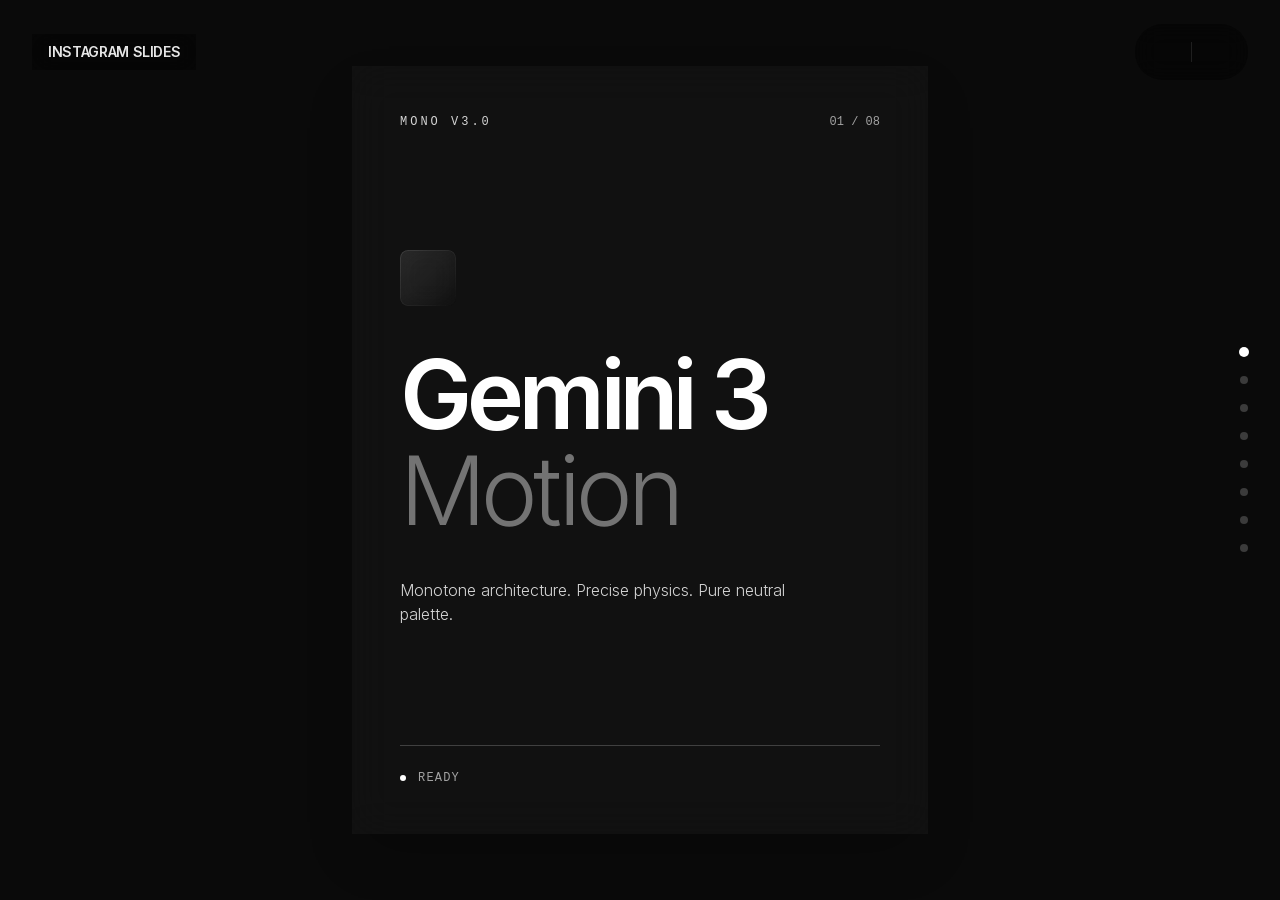
<file: reference/templates/animations-gemini/index.html>
<html lang="en"><head><meta charset="utf-8"/>
<meta content="width=device-width, initial-scale=1.0" name="viewport"/>
<title>Gemini 3 Animation Guide - Monotone V2</title>
<!-- Scripts -->
<script src="assets/resource_3fa48481346f.js"></script>
<script src="assets/iconify-icon_e19829e7f0e8.js"></script>
<link href="assets/css2_d532a689d235.css" rel="stylesheet"/>
<style>
/* Base Setup */
:root {
--bg-deep: #050505;
}
body {
font-family: 'Inter', sans-serif;
background-color: var(--bg-deep);
color: #e5e5e5;
scrollbar-width: none;
-ms-overflow-style: none;
}
body::-webkit-scrollbar {
display: none;
}
html {
scroll-behavior: smooth;
}
/* Animations */
@keyframes animationIn {
0% { opacity: 0; transform: translateY(30px); filter: blur(10px); }
100% { opacity: 1; transform: translateY(0); filter: blur(0px); }
}
@keyframes marquee {
0% { transform: translateX(0); }
100% { transform: translateX(-50%); }
}
.animate-marquee { animation: marquee 40s linear infinite; }
@keyframes shimmer {
from { transform: translateX(-100%) skewX(-15deg); }
to { transform: translateX(200%) skewX(-15deg); }
}
@keyframes textSlide {
0% { transform: translateY(110%); opacity: 0; }
100% { transform: translateY(0); opacity: 1; }
}
.text-clip-anim span {
display: inline-block;
animation: textSlide 0.9s cubic-bezier(0.16, 1, 0.3, 1) forwards;
opacity: 0;
}
/* Flashlight Effect */
.flashlight-card { background: rgba(255, 255, 255, 0.01); }
.flashlight-card::before {
content: "";
position: absolute;
inset: 0px;
background: radial-gradient(
800px circle at var(--mouse-x) var(--mouse-y),
rgba(255, 255, 255, 0.08),
transparent 40%
);
opacity: 0;
transition: opacity 0.5s;
pointer-events: none;
z-index: 2;
}
.flashlight-card:hover::before { opacity: 1; }
/* Utility */
.glass-panel {
background: rgba(23, 23, 23, 0.6);
backdrop-filter: blur(20px);
}
</style>
<link href="assets/css2_86e10c4bcbd4.css" id="all-fonts-link-font-geist" rel="stylesheet"/><style id="all-fonts-style-font-geist">.font-geist { font-family: 'Geist', sans-serif !important; }</style><link href="assets/css2_0fc20595ebff.css" id="all-fonts-link-font-roboto" rel="stylesheet"/><style id="all-fonts-style-font-roboto">.font-roboto { font-family: 'Roboto', sans-serif !important; }</style><link href="assets/css2_23afcbef9bdd.css" id="all-fonts-link-font-montserrat" rel="stylesheet"/><style id="all-fonts-style-font-montserrat">.font-montserrat { font-family: 'Montserrat', sans-serif !important; }</style><link href="assets/css2_82ced711bf49.css" id="all-fonts-link-font-poppins" rel="stylesheet"/><style id="all-fonts-style-font-poppins">.font-poppins { font-family: 'Poppins', sans-serif !important; }</style><link href="assets/css2_fa22aa91016e.css" id="all-fonts-link-font-playfair" rel="stylesheet"/><style id="all-fonts-style-font-playfair">.font-playfair { font-family: 'Playfair Display', serif !important; }</style><link href="assets/css2_2b2d87bc82d8.css" id="all-fonts-link-font-instrument-serif" rel="stylesheet"/><style id="all-fonts-style-font-instrument-serif">.font-instrument-serif { font-family: 'Instrument Serif', serif !important; }</style><link href="assets/css2_4fef849c83da.css" id="all-fonts-link-font-merriweather" rel="stylesheet"/><style id="all-fonts-style-font-merriweather">.font-merriweather { font-family: 'Merriweather', serif !important; }</style><link href="assets/css2_a7b22b336fe1.css" id="all-fonts-link-font-bricolage" rel="stylesheet"/><style id="all-fonts-style-font-bricolage">.font-bricolage { font-family: 'Bricolage Grotesque', sans-serif !important; }</style><link href="assets/css2_0b2072b66163.css" id="all-fonts-link-font-jakarta" rel="stylesheet"/><style id="all-fonts-style-font-jakarta">.font-jakarta { font-family: 'Plus Jakarta Sans', sans-serif !important; }</style><link href="assets/css2_9b8bf743d4a8.css" id="all-fonts-link-font-manrope" rel="stylesheet"/><style id="all-fonts-style-font-manrope">.font-manrope { font-family: 'Manrope', sans-serif !important; }</style><link href="assets/css2_8e191ef32247.css" id="all-fonts-link-font-space-grotesk" rel="stylesheet"/><style id="all-fonts-style-font-space-grotesk">.font-space-grotesk { font-family: 'Space Grotesk', sans-serif !important; }</style><link href="assets/css2_70fd47a02eed.css" id="all-fonts-link-font-work-sans" rel="stylesheet"/><style id="all-fonts-style-font-work-sans">.font-work-sans { font-family: 'Work Sans', sans-serif !important; }</style><link href="assets/css2_b52fc18295f8.css" id="all-fonts-link-font-pt-serif" rel="stylesheet"/><style id="all-fonts-style-font-pt-serif">.font-pt-serif { font-family: 'PT Serif', serif !important; }</style><link href="assets/css2_62759cd015bd.css" id="all-fonts-link-font-geist-mono" rel="stylesheet"/><style id="all-fonts-style-font-geist-mono">.font-geist-mono { font-family: 'Geist Mono', monospace !important; }</style><link href="assets/css2_f495c2faa2a6.css" id="all-fonts-link-font-space-mono" rel="stylesheet"/><style id="all-fonts-style-font-space-mono">.font-space-mono { font-family: 'Space Mono', monospace !important; }</style><link href="assets/css2_6f16cdd6fd9f.css" id="all-fonts-link-font-quicksand" rel="stylesheet"/><style id="all-fonts-style-font-quicksand">.font-quicksand { font-family: 'Quicksand', sans-serif !important; }</style><link href="assets/css2_94cb6f0c406a.css" id="all-fonts-link-font-nunito" rel="stylesheet"/><style id="all-fonts-style-font-nunito">.font-nunito { font-family: 'Nunito', sans-serif !important; }</style><style id="border-gradient-shared-style">
[style*="--border-gradient"]::before {
content: "";
position: absolute;
inset: 0;
padding: 1px;
border-radius: var(--border-radius-before, inherit);
-webkit-mask: linear-gradient(#fff 0 0) content-box,
linear-gradient(#fff 0 0);
-webkit-mask-composite: xor;
mask-composite: exclude;
background: var(--border-gradient);
pointer-events: none;
}</style> <style>
/* 3D Transform utilities */
</style>
<script>
// Configure Tailwind to include our custom 3D transform utilities
tailwind.config = {
theme: {
extend: {
// Add any custom theme extensions here if needed
}
},
plugins: [
function({ addUtilities }) {
const rotateXUtilities = {};
const rotateYUtilities = {};
const rotateZUtilities = {};
const rotateValues = [0, 5, 10, 15, 20, 30, 45, 75];
// Generate rotate-x utilities
rotateValues.forEach((value) => {
rotateXUtilities[`.rotate-x-${value}`] = {
'--tw-rotate-x': `${value}deg`,
transform: `
translate3d(var(--tw-translate-x, 0), var(--tw-translate-y, 0), var(--tw-translate-z, 0))
rotateX(var(--tw-rotate-x, 0))
rotateY(var(--tw-rotate-y, 0))
rotateZ(var(--tw-rotate-z, 0))
skewX(var(--tw-skew-x, 0))
skewY(var(--tw-skew-y, 0))
scaleX(var(--tw-scale-x, 1))
scaleY(var(--tw-scale-y, 1))
`.replace(/\\s+/g, ' ').trim(),
};
if (value !== 0) {
rotateXUtilities[`.-rotate-x-${value}`] = {
'--tw-rotate-x': `-${value}deg`,
transform: `
translate3d(var(--tw-translate-x, 0), var(--tw-translate-y, 0), var(--tw-translate-z, 0))
rotateX(var(--tw-rotate-x, 0))
rotateY(var(--tw-rotate-y, 0))
rotateZ(var(--tw-rotate-z, 0))
skewX(var(--tw-skew-x, 0))
skewY(var(--tw-skew-y, 0))
scaleX(var(--tw-scale-x, 1))
scaleY(var(--tw-scale-y, 1))
`.replace(/\\s+/g, ' ').trim(),
};
}
});
// Generate rotate-y utilities
rotateValues.forEach((value) => {
rotateYUtilities[`.rotate-y-${value}`] = {
'--tw-rotate-y': `${value}deg`,
transform: `
translate3d(var(--tw-translate-x, 0), var(--tw-translate-y, 0), var(--tw-translate-z, 0))
rotateX(var(--tw-rotate-x, 0))
rotateY(var(--tw-rotate-y, 0))
rotateZ(var(--tw-rotate-z, 0))
skewX(var(--tw-skew-x, 0))
skewY(var(--tw-skew-y, 0))
scaleX(var(--tw-scale-x, 1))
scaleY(var(--tw-scale-y, 1))
`.replace(/\\s+/g, ' ').trim(),
};
if (value !== 0) {
rotateYUtilities[`.-rotate-y-${value}`] = {
'--tw-rotate-y': `-${value}deg`,
transform: `
translate3d(var(--tw-translate-x, 0), var(--tw-translate-y, 0), var(--tw-translate-z, 0))
rotateX(var(--tw-rotate-x, 0))
rotateY(var(--tw-rotate-y, 0))
rotateZ(var(--tw-rotate-z, 0))
skewX(var(--tw-skew-x, 0))
skewY(var(--tw-skew-y, 0))
scaleX(var(--tw-scale-x, 1))
scaleY(var(--tw-scale-y, 1))
`.replace(/\\s+/g, ' ').trim(),
};
}
});
// Generate rotate-z utilities
rotateValues.forEach((value) => {
rotateZUtilities[`.rotate-z-${value}`] = {
'--tw-rotate-z': `${value}deg`,
transform: `
translate3d(var(--tw-translate-x, 0), var(--tw-translate-y, 0), var(--tw-translate-z, 0))
rotateX(var(--tw-rotate-x, 0))
rotateY(var(--tw-rotate-y, 0))
rotateZ(var(--tw-rotate-z, 0))
skewX(var(--tw-skew-x, 0))
skewY(var(--tw-skew-y, 0))
scaleX(var(--tw-scale-x, 1))
scaleY(var(--tw-scale-y, 1))
`.replace(/\\s+/g, ' ').trim(),
};
if (value !== 0) {
rotateZUtilities[`.-rotate-z-${value}`] = {
'--tw-rotate-z': `-${value}deg`,
transform: `
translate3d(var(--tw-translate-x, 0), var(--tw-translate-y, 0), var(--tw-translate-z, 0))
rotateX(var(--tw-rotate-x, 0))
rotateY(var(--tw-rotate-y, 0))
rotateZ(var(--tw-rotate-z, 0))
skewX(var(--tw-skew-x, 0))
skewY(var(--tw-skew-y, 0))
scaleX(var(--tw-scale-x, 1))
scaleY(var(--tw-scale-y, 1))
`.replace(/\\s+/g, ' ').trim(),
};
}
});
// Perspective utilities
const perspectiveUtilities = {
".perspective-none": { perspective: "none" },
".perspective-dramatic": { perspective: "100px" },
".perspective-near": { perspective: "300px" },
".perspective-normal": { perspective: "500px" },
".perspective-midrange": { perspective: "800px" },
".perspective-distant": { perspective: "1200px" },
};
// Transform style utilities
const transformStyleUtilities = {
".transform-style-preserve-3d": { "transform-style": "preserve-3d" },
".transform-style-flat": { "transform-style": "flat" },
};
addUtilities({
...rotateXUtilities,
...rotateYUtilities,
...rotateZUtilities,
...perspectiveUtilities,
...transformStyleUtilities,
});
}
]
};
</script></head>
<body class="antialiased selection:bg-white/20 selection:text-white relative bg-neutral-950 overflow-hidden">
<!-- Fixed Header -->
<header class="fixed top-0 left-0 right-0 z-[60] px-4 md:px-8 py-4 md:py-6 flex justify-between items-center pointer-events-none">
<div class="pointer-events-auto">
<h1 class="text-xs md:text-sm font-semibold tracking-tight text-white uppercase opacity-90 backdrop-blur-md px-3 md:px-4 py-2 rounded-none bg-black/40">
                Instagram Slides
            </h1>
</div>
<div class="pointer-events-auto flex items-center gap-2 backdrop-blur-md p-2 rounded-full bg-black/40">
<button class="w-8 h-8 md:w-10 md:h-10 flex items-center justify-center rounded-full hover:bg-white/10 transition-colors text-white/70 hover:text-white" onclick="navigateSlide(-1)">
<iconify-icon class="md:w-6 md:h-6" icon="solar:alt-arrow-up-bold-duotone" width="20"></iconify-icon>
</button>
<div class="w-[1px] h-4 md:h-5 bg-white/10"></div>
<button class="w-8 h-8 md:w-10 md:h-10 flex items-center justify-center rounded-full hover:bg-white/10 transition-colors text-white/70 hover:text-white" onclick="navigateSlide(1)">
<iconify-icon class="md:w-6 md:h-6" icon="solar:alt-arrow-down-bold-duotone" width="20"></iconify-icon>
</button>
</div>
</header>
<!-- Navigation Dots (Hidden on Mobile) -->
<div class="fixed right-8 top-1/2 -translate-y-1/2 z-[60] hidden md:flex flex-col gap-5" id="nav-dots">
<a aria-label="Go to slide 1" class="nav-dot w-2 h-2 rounded-full hover:bg-white transition-all duration-300" href="#section-1"></a>
<a aria-label="Go to slide 2" class="nav-dot w-2 h-2 rounded-full hover:bg-white transition-all duration-300" href="#section-2"></a>
<a aria-label="Go to slide 3" class="nav-dot w-2 h-2 rounded-full hover:bg-white transition-all duration-300" href="#section-3"></a>
<a aria-label="Go to slide 4" class="nav-dot w-2 h-2 rounded-full hover:bg-white transition-all duration-300" href="#section-4"></a>
<a aria-label="Go to slide 5" class="nav-dot w-2 h-2 rounded-full hover:bg-white transition-all duration-300" href="#section-5"></a>
<a aria-label="Go to slide 6" class="nav-dot w-2 h-2 rounded-full hover:bg-white transition-all duration-300" href="#section-6"></a>
<a aria-label="Go to slide 7" class="nav-dot w-2 h-2 rounded-full hover:bg-white transition-all duration-300" href="#section-7"></a>
<a aria-label="Go to slide 8" class="nav-dot w-2 h-2 rounded-full hover:bg-white transition-all duration-300" href="#section-8"></a>
</div>
<!-- Scroll Container -->
<main class="overflow-y-scroll snap-y snap-mandatory scroll-smooth w-full h-screen relative" id="main-scroll">
<!-- Slide 1: Cover -->
<section class="snap-start shrink-0 flex w-full h-screen pt-0 pr-0 pb-0 pl-0 relative items-center justify-center" data-index="0" id="section-1">
<div class="h-full md:h-auto md:aspect-[3/4] glass-panel overflow-hidden flex flex-col group bg-center w-full max-w-none md:max-w-xl bg-cover rounded-none pt-20 md:pt-12 pr-6 md:pr-12 pb-12 pl-6 md:pl-12 relative shadow-2xl justify-between bg-[url(https://hoirqrkdgbmvpwutwuwj.supabase.co/storage/v1/object/public/assets/assets/53970266-f8db-425c-8883-5535f3e41c4d_1600w.webp)]" style="transition: outline 0.1s ease-in-out;">
<div class="flex justify-between items-center opacity-70 animate-on-scroll [animation:animationIn_0.8s_ease-out_0.1s_both] animate">
<span class="text-xs uppercase tracking-[0.25em] font-mono text-neutral-300">Mono V3.0</span>
<span class="text-xs font-mono text-neutral-400">01 / 08</span>
</div>
<div class="relative z-10 space-y-6 md:space-y-10">
<div class="flex animate-on-scroll [animation:animationIn_0.8s_ease-out_0.2s_both] animate bg-gradient-to-br from-white/10 to-white/0 w-12 h-12 md:w-14 md:h-14 rounded-lg mb-4 md:mb-6 backdrop-blur-md items-center justify-center" style="position: relative; --border-gradient: linear-gradient(135deg, rgba(255, 255, 255, 0.1), rgba(255, 255, 255, 0)); --border-radius-before: 8px">
<!-- Solar Icon -->
<iconify-icon class="text-2xl md:text-3xl text-white" icon="solar:stars-minimalistic-bold-duotone"></iconify-icon>
</div>
<h1 class="leading-[0.9] animate-on-scroll [animation:animationIn_0.8s_ease-out_0.3s_both] animate text-6xl md:text-8xl font-semibold text-white tracking-tighter">
          Gemini 3<br/>
<span class="font-light text-neutral-500">Motion</span>
</h1>
<p class="leading-relaxed animate-on-scroll [animation:animationIn_0.8s_ease-out_0.4s_both] animate text-sm md:text-base font-light text-neutral-300 max-w-[90%]">
          Monotone architecture. Precise physics. Pure neutral palette.
        </p>
</div>
<div class="space-y-6 animate-on-scroll [animation:animationIn_0.8s_ease-out_0.6s_both] animate">
<div class="h-[1px] w-full bg-white/20"></div>
<div class="flex justify-between items-end">
<div class="flex items-center gap-3 text-xs text-neutral-400 font-mono uppercase tracking-widest">
<span class="w-1.5 h-1.5 bg-white rounded-full animate-pulse"></span>
            Ready
          </div>
<iconify-icon class="text-2xl text-white animate-bounce" icon="solar:arrow-down-bold-duotone"></iconify-icon>
</div>
</div>
</div>
</section>
<!-- Slide 2: Intro -->
<section class="snap-start shrink-0 flex w-full h-screen pt-0 pr-0 pb-0 pl-0 relative items-center justify-center" data-index="1" id="section-2">
<div class="h-full md:h-auto md:aspect-[3/4] glass-panel overflow-hidden flex flex-col bg-center w-full bg-[url(https://hoirqrkdgbmvpwutwuwj.supabase.co/storage/v1/object/public/assets/assets/d1e715c0-e250-4e7f-a4f5-433e96d81f31_1600w.webp)] max-w-none md:max-w-xl bg-cover rounded-none pt-20 md:pt-12 pr-6 md:pr-12 pb-12 pl-6 md:pl-12 relative">
<span class="text-xs uppercase tracking-[0.25em] font-mono text-neutral-400 mb-6 md:mb-10 block animate-on-scroll [animation:animationIn_0.8s_ease-out_0.1s_both]">02 — Intro</span>
<h2 class="animate-on-scroll [animation:animationIn_0.8s_ease-out_0.2s_both] text-4xl md:text-6xl font-medium text-white tracking-tight mb-4 md:mb-6">
        Enhance with<br/><span class="text-neutral-500">Motion</span></h2>
<p class="text-sm md:text-base text-neutral-400 mb-8 md:mb-12 leading-relaxed max-w-md animate-on-scroll [animation:animationIn_0.8s_ease-out_0.3s_both]">
        Structure: Hero intro, hover interactions, reveal.
      </p>
<div class="flex-1 bg-neutral-900/60 rounded-none p-4 md:p-6 relative overflow-hidden group animate-on-scroll [animation:animationIn_0.8s_ease-out_0.4s_both]">
<div class="bg-center bg-gradient-to-br from-black/10 to-black/0 opacity-100 absolute top-0 right-0 bottom-0 left-0 backdrop-blur-lg">
</div>
<div class="z-10 mt-2 relative space-y-4">
<div class="animate-on-scroll [animation:animationIn_0.8s_ease-out_0.5s_both] bg-gradient-to-br from-white/10 to-white/0 w-2/3 h-8 rounded-none backdrop-blur">
</div>
<div class="animate-on-scroll [animation:animationIn_0.8s_ease-out_0.6s_both] bg-gradient-to-br from-white/10 to-white/0 w-full h-16 md:h-24 rounded-none backdrop-blur">
</div>
<div class="flex gap-3">
<div class="animate-on-scroll [animation:animationIn_0.8s_ease-out_0.7s_both] bg-gradient-to-br from-white/10 to-white/0 w-1/2 h-16 md:h-20 rounded-none backdrop-blur">
</div>
<div class="animate-on-scroll [animation:animationIn_0.8s_ease-out_0.8s_both] bg-gradient-to-br from-white/10 to-white/0 w-1/2 h-16 md:h-20 rounded-none backdrop-blur">
</div>
</div>
</div>
<div class="absolute bottom-6 left-6 right-6 bg-black/80 backdrop-blur-md p-4 rounded-none animate-on-scroll [animation:animationIn_0.8s_ease-out_1s_both]">
<p class="leading-tight text-xs md:text-base text-neutral-300 font-mono">
            "Animate when in view: fade in, slide in, blur in..."
          </p>
</div>
</div>
</div>
</section>
<!-- Slide 3: Buttons -->
<section class="snap-start shrink-0 flex w-full h-screen pt-0 pr-0 pb-0 pl-0 relative items-center justify-center" data-index="2" id="section-3">
<div class="h-full md:h-auto md:aspect-[3/4] glass-panel overflow-hidden flex flex-col bg-center w-full bg-[url(https://hoirqrkdgbmvpwutwuwj.supabase.co/storage/v1/object/public/assets/assets/6ea6d66c-a7a6-4548-9b3f-680a206078c3_1600w.webp)] max-w-none md:max-w-xl bg-cover rounded-none pt-20 md:pt-12 pr-6 md:pr-12 pb-12 pl-6 md:pl-12 relative items-center justify-center">
<div class="absolute top-20 md:top-12 left-6 md:left-12 right-6 md:right-12">
<span class="text-xs uppercase tracking-[0.25em] font-mono text-neutral-400">03 — Buttons</span>
<h2 class="text-4xl md:text-5xl font-medium text-white tracking-tight mt-4">Beam Animation</h2>
</div>
<div class="group animate-on-scroll [animation:animationIn_0.8s_ease-out_0.3s_both] mt-20 md:mt-80 relative scale-110 md:scale-125">
<div class="-inset-2 group-hover:opacity-100 transition duration-500 bg-neutral-600/30 opacity-0 rounded-full absolute blur-xl">
</div>
<!-- Shimmer Beam Animation Layer -->
<div class="absolute -inset-[1px] rounded-full overflow-hidden opacity-0 group-hover:opacity-100 transition duration-500 pointer-events-none">
<div class="absolute top-1/2 left-1/2 -translate-x-1/2 -translate-y-1/2 w-[300%] h-[300%] bg-[conic-gradient(from_0deg,transparent_0_340deg,white_360deg)] animate-[spin_2s_linear_infinite]"></div>
</div>
<button class="group relative z-10 flex items-center justify-center overflow-hidden rounded-full p-[1px] leading-none">
<span class="absolute inset-[-1000%] animate-[spin_2s_linear_infinite] bg-[conic-gradient(from_0deg,transparent_0_340deg,white_360deg)]"></span>
<span class="relative flex h-full w-full items-center rounded-full bg-black pt-4 pr-10 pb-4 pl-10 ring-1 ring-white/10">
<span class="absolute inset-0 overflow-hidden rounded-full">
<span class="absolute top-0 left-0 h-full w-full -skew-x-12 bg-gradient-to-r from-transparent via-white/20 to-transparent opacity-0 group-hover:animate-[shimmer_1.5s_infinite] group-hover:opacity-100"></span>
</span>
<span class="relative z-10 flex items-center">
<span class="text-lg font-medium tracking-wide text-white">Get Access</span>
</span>
<span class="relative z-10 ml-4 flex items-center text-neutral-500 transition duration-200 group-hover:translate-x-1 group-hover:text-white">
<iconify-icon class="text-2xl" icon="solar:arrow-right-bold-duotone"></iconify-icon>
</span>
</span>
</button>
</div>
<div class="mt-20 p-6 border-l-2 border-white/20 rounded-none w-full animate-on-scroll [animation:animationIn_0.8s_ease-out_0.5s_both]">
<p class="leading-relaxed text-sm md:text-base text-neutral-400 font-mono">
<span class="text-white">Prompt:</span> "Add a 1px shimmer beam animation around the pill-shaped button on
          hover."
        </p>
</div>
</div>
</section>
<!-- Slide 4: Typography -->
<section class="h-screen w-full snap-start shrink-0 flex items-center justify-center relative p-0" data-index="3" id="section-4">
<div class="h-full md:h-auto md:aspect-[3/4] glass-panel overflow-hidden flex flex-col bg-neutral-900/50 w-full max-w-none md:max-w-xl rounded-none pt-20 md:pt-12 pr-6 md:pr-12 pb-12 pl-6 md:pl-12 relative justify-center">
<span class="absolute top-20 md:top-12 left-6 md:left-12 text-xs uppercase tracking-[0.25em] font-mono text-neutral-500 animate-on-scroll [animation:animationIn_0.8s_ease-out_0.1s_both]">04 — Typography</span>
<div class="space-y-1">
<div class="flex animate-on-scroll [animation:animationIn_0.8s_ease-out_0.2s_both]">
<h2 class="text-5xl md:text-7xl font-semibold text-white tracking-tighter" style="animation-delay: 0s">Clip-path</h2>
</div>
<div class="flex animate-on-scroll [animation:animationIn_0.8s_ease-out_0.3s_both]">
<h2 class="text-5xl md:text-7xl font-semibold text-neutral-600 tracking-tighter" style="animation-delay: 0.1s">Typography</h2>
</div>
<div class="flex animate-on-scroll [animation:animationIn_0.8s_ease-out_0.4s_both]">
<h2 class="text-5xl md:text-7xl font-semibold text-neutral-800 tracking-tighter" style="animation-delay: 0.2s">Animation</h2>
</div>
</div>
<div class="animate-on-scroll [animation:animationIn_0.8s_ease-out_0.6s_both] text-sm md:text-base font-light text-neutral-500 border-neutral-800 border-l-2 mt-16 pl-6">
        "Add a vertical text clip slide down animation letter by letter"
      </div>
</div>
</section>
<!-- Slide 5: Logos -->
<section class="snap-start shrink-0 flex w-full h-screen pt-0 pr-0 pb-0 pl-0 relative items-center justify-center" data-index="4" id="section-5">
<div class="h-full md:h-auto md:aspect-[3/4] glass-panel overflow-hidden flex flex-col w-full max-w-none md:max-w-xl rounded-none p-0 relative justify-center bg-neutral-900/40">
<div class="p-6 md:p-12 pb-0">
<span class="text-xs uppercase tracking-[0.25em] font-mono text-neutral-500 animate-on-scroll [animation:animationIn_0.8s_ease-out_0.1s_both]">05 — Social Proof</span>
<h2 class="text-4xl md:text-5xl font-medium tracking-tight mt-4 mb-8 md:mb-16 text-white animate-on-scroll [animation:animationIn_0.8s_ease-out_0.2s_both]">
          Infinite Loop</h2>
</div>
<div class="relative w-full py-12 md:py-16 border-y border-white/5 bg-black/40 animate-on-scroll [animation:animationIn_0.8s_ease-out_0.4s_both]">
<div class="absolute left-0 top-0 bottom-0 w-12 md:w-24 z-10 bg-gradient-to-r from-[#0d0d0d] to-transparent"></div>
<div class="absolute right-0 top-0 bottom-0 w-12 md:w-24 z-10 bg-gradient-to-l from-[#0d0d0d] to-transparent"></div>
<div class="flex overflow-hidden w-full">
<div class="flex animate-marquee whitespace-nowrap gap-8 md:gap-16 items-center">
<!-- Brand icons -->
<iconify-icon class="text-2xl md:text-3xl text-neutral-400" icon="simple-icons:nvidia"></iconify-icon>
<iconify-icon class="text-2xl md:text-3xl text-neutral-400" icon="simple-icons:linear"></iconify-icon>
<iconify-icon class="text-2xl md:text-3xl text-neutral-400" icon="simple-icons:vercel"></iconify-icon>
<iconify-icon class="text-2xl md:text-3xl text-neutral-400" icon="simple-icons:apple"></iconify-icon>
<iconify-icon class="text-4xl md:text-5xl text-neutral-400" icon="simple-icons:stripe"></iconify-icon>
<iconify-icon class="text-4xl md:text-5xl text-neutral-400" icon="simple-icons:spacex"></iconify-icon>
<iconify-icon class="text-2xl md:text-3xl text-neutral-400" icon="simple-icons:nvidia"></iconify-icon>
<iconify-icon class="text-2xl md:text-3xl text-neutral-400" icon="simple-icons:linear"></iconify-icon>
<iconify-icon class="text-2xl md:text-3xl text-neutral-400" icon="simple-icons:vercel"></iconify-icon>
<iconify-icon class="text-2xl md:text-3xl text-neutral-400" icon="simple-icons:apple"></iconify-icon>
<iconify-icon class="text-4xl md:text-5xl text-neutral-400" icon="simple-icons:stripe"></iconify-icon>
<iconify-icon class="text-4xl md:text-5xl text-neutral-400" icon="simple-icons:spacex"></iconify-icon>
</div>
</div>
</div>
<div class="pt-8 pr-6 md:pr-12 pb-12 pl-6 md:pl-12">
<p class="animate-on-scroll [animation:animationIn_0.8s_ease-out_0.6s_both] text-sm md:text-base text-neutral-400 font-mono">
          "Add a marquis infinite loop slow animation using alpha mask"
        </p>
</div>
</div>
</section>
<!-- Slide 6: Switching -->
<section class="h-screen w-full snap-start shrink-0 flex items-center justify-center relative p-0" data-index="5" id="section-6">
<div class="h-full md:h-auto md:aspect-[3/4] glass-panel overflow-hidden flex flex-col bg-center w-full bg-[url(https://hoirqrkdgbmvpwutwuwj.supabase.co/storage/v1/object/public/assets/assets/47ccf769-0cb4-4a95-804e-cc919fd6d449_1600w.webp)] max-w-none md:max-w-xl bg-cover rounded-none pt-20 md:pt-12 pr-6 md:pr-12 pb-12 pl-6 md:pl-12 relative items-center justify-center">
<span class="absolute top-20 md:top-12 left-6 md:left-12 text-xs uppercase tracking-[0.25em] font-mono text-neutral-500 animate-on-scroll [animation:animationIn_0.8s_ease-out_0.1s_both]">06 — Switching</span>
<div class="flex animate-on-scroll [animation:animationIn_0.8s_ease-out_0.3s_both] w-full h-80 relative perspective-1000 items-center justify-center">
<div class="absolute w-[80%] h-[80%] bg-neutral-800/80 backdrop-blur rounded-none -translate-y-6 scale-95 opacity-40">
</div>
<div class="flex flex-col transition-all duration-500 hover:scale-[1.02] z-10 bg-stone-950 w-[85%] h-[85%] ring-white/10 ring-1 rounded-none pt-8 pr-8 pb-8 pl-8 absolute shadow-2xl">
<div class="flex bg-gradient-to-br from-white/10 to-white/0 w-12 h-12 rounded-none mb-6 items-center justify-center">
<iconify-icon class="text-2xl text-white" icon="solar:database-bold-duotone"></iconify-icon>
</div>
<div class="bg-gradient-to-br from-white/10 to-white/0 w-16 h-3 rounded-sm mb-6"></div>
<div class="bg-gradient-to-br from-white/10 to-white/0 w-full h-3 rounded-sm mb-3"></div>
<div class="bg-gradient-to-br from-white/10 to-white/0 w-2/3 h-3 rounded-sm"></div>
</div>
<div class="absolute -bottom-12 flex gap-6">
<button class="flex hover:bg-white hover:text-black transition-colors text-neutral-400 bg-neutral-900 w-12 h-12 rounded-full items-center justify-center" style="position: relative; --border-gradient: linear-gradient(135deg, rgba(255, 255, 255, 0.1), rgba(255, 255, 255, 0)); --border-radius-before: 9999px">
<iconify-icon class="text-xl" icon="solar:arrow-left-bold-duotone"></iconify-icon>
</button>
<button class="flex hover:bg-white hover:text-black transition-colors text-neutral-400 bg-neutral-900 w-12 h-12 rounded-full items-center justify-center" style="position: relative; --border-gradient: linear-gradient(135deg, rgba(255, 255, 255, 0.1), rgba(255, 255, 255, 0)); --border-radius-before: 9999px">
<iconify-icon class="text-xl" icon="solar:arrow-right-bold-duotone"></iconify-icon>
</button>
</div>
</div>
<div class="mt-24 pt-8 pr-6 md:pr-12 pb-12 pl-6 md:pl-12">
<p class="animate-on-scroll [animation:animationIn_0.8s_ease-out_0.6s_both] text-sm md:text-base text-neutral-400 font-mono">"Animate the cards to rotate between 3 cards in a loop. Add prev/next arrows to switch between cards."</p>
</div></div>
</section>
<!-- Slide 7: Interaction -->
<section class="h-screen w-full snap-start shrink-0 flex items-center justify-center relative p-0" data-index="6" id="section-7">
<div class="h-full md:h-auto md:aspect-[3/4] glass-panel overflow-hidden flex flex-col bg-center w-full bg-[url(https://hoirqrkdgbmvpwutwuwj.supabase.co/storage/v1/object/public/assets/assets/7b8e6a1f-44f9-49ef-a26c-bf0d87724acf_1600w.webp)] max-w-none md:max-w-xl bg-cover rounded-none pt-20 md:pt-12 pr-6 md:pr-12 pb-12 pl-6 md:pl-12 relative justify-center">
<span class="absolute top-20 md:top-12 left-6 md:left-12 text-xs uppercase tracking-[0.25em] font-mono text-neutral-500 animate-on-scroll [animation:animationIn_0.8s_ease-out_0.1s_both]">07 — Interaction</span>
<h2 class="text-4xl md:text-5xl font-medium tracking-tight mb-8 md:mb-12 text-white animate-on-scroll [animation:animationIn_0.8s_ease-out_0.2s_both]">
        Flashlight Reveal</h2>
<div class="grid grid-cols-2 gap-x-4 md:gap-x-6 gap-y-4 md:gap-y-6">
<div class="flashlight-card relative aspect-square border-0 bg-neutral-900/60 ring-1 ring-white/5 rounded-none p-4 md:p-6 flex flex-col justify-end group overflow-hidden animate-on-scroll [animation:animationIn_0.8s_ease-out_0.4s_both]" onmousemove="const rect = this.getBoundingClientRect(); this.style.setProperty('--mouse-x', `${event.clientX - rect.left}px`); this.style.setProperty('--mouse-y', `${event.clientY - rect.top}px`);">
<iconify-icon class="text-3xl md:text-5xl text-neutral-500 mb-2 md:mb-4 group-hover:text-white transition-colors duration-500" icon="solar:layers-minimalistic-bold-duotone"></iconify-icon>
<div class="text-xs md:text-sm text-neutral-400 font-medium tracking-wide">Hover Me</div>
</div>
<div class="flashlight-card aspect-square flex flex-col group overflow-hidden animate-on-scroll [animation:animationIn_0.8s_ease-out_0.6s_both] bg-neutral-900/60 border-0 ring-white/5 ring-1 rounded-none p-4 md:p-6 relative backdrop-blur justify-end" onmousemove="const rect = this.getBoundingClientRect(); this.style.setProperty('--mouse-x', `${event.clientX - rect.left}px`); this.style.setProperty('--mouse-y', `${event.clientY - rect.top}px`);" style="--mouse-x: 106.5px; --mouse-y: 219px;">
<iconify-icon class="text-3xl md:text-5xl text-neutral-500 mb-2 md:mb-4 group-hover:text-white transition-colors duration-500" icon="solar:cpu-bold-duotone"></iconify-icon>
<div class="text-xs md:text-sm text-neutral-400 font-medium tracking-wide">Trace Border</div>
</div>
</div>
<div class="mt-8 md:mt-10 text-xs text-neutral-500 font-mono animate-on-scroll [animation:animationIn_0.8s_ease-out_0.8s_both]">
        "Add a subtle flashlight effect on hover/mouse position to background."
      </div>
</div>
</section>
<!-- Slide 8: End -->
<section class="h-screen w-full snap-start shrink-0 flex items-center justify-center relative p-0" data-index="7" id="section-8">
<div class="h-full md:h-auto md:aspect-[3/4] glass-panel overflow-hidden flex flex-col bg-center w-full bg-[url(https://hoirqrkdgbmvpwutwuwj.supabase.co/storage/v1/object/public/assets/assets/67df17f7-9681-4bd3-927b-ac569042a884_1600w.webp)] max-w-none md:max-w-xl bg-cover rounded-none pt-0 pr-0 pb-0 pl-0 relative justify-between">
<div class="p-6 md:p-12 pt-20 md:pt-12">
<span class="text-xs uppercase tracking-[0.25em] font-mono text-neutral-500 animate-on-scroll [animation:animationIn_0.8s_ease-out_0.1s_both]">08 — End</span>
<h1 class="animate-on-scroll [animation:animationIn_0.8s_ease-out_0.2s_both] text-5xl md:text-7xl font-medium text-white tracking-tighter mt-6 mb-4">
          Build Better<br/>Interfaces.</h1>
</div>
<div class="overflow-hidden mask-image-gradient animate-on-scroll [animation:animationIn_0.8s_ease-out_0.4s_both] h-48 md:h-56 z-10 relative" style="mask-image: linear-gradient(180deg, transparent, black 20%, black 95%, transparent); -webkit-mask-image: linear-gradient(180deg, transparent, black 20%, black 95%, transparent);">
<div class="space-y-4 p-6 md:p-8 opacity-60 grayscale hover:grayscale-0 transition-all duration-700">
<div class="bg-gradient-to-br from-black/0 via-black/10 to-black/0 ring-white/5 ring-1 rounded-none px-4 py-4 md:px-6 md:py-6 backdrop-blur-sm">
<p class="text-sm md:text-base text-neutral-300">"The beam effect is subtle but changes everything."</p>
</div>
<div class="bg-gradient-to-br from-black/0 via-black/10 to-black/0 ring-white/5 ring-1 rounded-none ml-4 md:ml-8 px-4 py-4 md:px-6 md:py-6 backdrop-blur-sm">
<p class="text-sm md:text-base text-neutral-300">"Gemini 3 understands motion physics."</p>
</div>
<div class="bg-gradient-to-br from-black/0 via-black/10 to-black/0 rounded-none ring-white/5 ring-1 px-4 py-4 md:px-6 md:py-6 backdrop-blur-sm">
<p class="text-xs md:text-sm text-neutral-300">"Cleanest implementation of glassmorphism."</p>
</div>
</div>
</div>
<div class="animate-on-scroll [animation:animationIn_0.8s_ease-out_0.6s_both] bg-gradient-to-t from-black/90 to-transparent p-6 md:p-12 pb-12">
<button class="w-full group relative flex items-center justify-center gap-3 bg-white text-black py-4 md:py-5 rounded-none overflow-hidden hover:bg-neutral-200 transition-colors">
<span class="text-xs md:text-sm font-bold uppercase tracking-widest z-10">Follow @mengto</span>
<iconify-icon class="text-xl md:text-2xl z-10 group-hover:translate-x-1 group-hover:-translate-y-1 transition-transform" icon="solar:arrow-right-up-bold-duotone"></iconify-icon>
</button>
</div>
</div>
</section>
</main>
<script>
        // Existing Animation Observer
        (function () {
            const style = document.createElement("style");
            style.textContent = `
            .animate-on-scroll { animation-play-state: paused !important; }
            .animate-on-scroll.animate { animation-play-state: running !important; }
            `;
            document.head.appendChild(style);

            const once = true;

            if (!window.__inViewIO) {
            window.__inViewIO = new IntersectionObserver((entries) => {
                entries.forEach((entry) => {
                if (entry.isIntersecting) {
                    entry.target.classList.add("animate");
                    if (once) window.__inViewIO.unobserve(entry.target);
                }
                });
            }, { threshold: 0.2 });
            }

            window.initInViewAnimations = function (selector = ".animate-on-scroll") {
            document.querySelectorAll(selector).forEach((el) => {
                window.__inViewIO.observe(el);
            });
            };

            document.addEventListener("DOMContentLoaded", () => initInViewAnimations());
        })();

        // Navigation Logic
        const sections = document.querySelectorAll('section');
        const dots = document.querySelectorAll('.nav-dot');
        const scroller = document.getElementById('main-scroll');
        let currentSectionIndex = 0;

        // Update Active Dot based on scroll
        const navObserver = new IntersectionObserver((entries) => {
            entries.forEach(entry => {
                if (entry.isIntersecting) {
                    const index = parseInt(entry.target.getAttribute('data-index'));
                    currentSectionIndex = index;
                    
                    // Update dots
                    dots.forEach(d => {
                        d.classList.remove('bg-white', 'scale-125');
                        d.classList.add('bg-white/20');
                    });
                    
                    // Highlight current dot
                    if(dots[index]) {
                        dots[index].classList.remove('bg-white/20');
                        dots[index].classList.add('bg-white', 'scale-125');
                    }
                }
            });
        }, { threshold: 0.5 });

        sections.forEach(section => navObserver.observe(section));

        // Arrow Navigation
        window.navigateSlide = function(direction) {
            let nextIndex = currentSectionIndex + direction;
            
            // Clamp
            if (nextIndex < 0) nextIndex = 0;
            if (nextIndex >= sections.length) nextIndex = sections.length - 1;
            
            // Scroll
            const target = sections[nextIndex];
            if(target) {
                target.scrollIntoView({ behavior: 'smooth' });
            }
        }
    </script>
<script data-img-fallback-handler="">!function(){var f=["https://hoirqrkdgbmvpwutwuwj.supabase.co/storage/v1/object/public/assets/assets/917d6f93-fb36-439a-8c48-884b67b35381_1600w.jpg","https://hoirqrkdgbmvpwutwuwj.supabase.co/storage/v1/object/public/assets/assets/4734259a-bad7-422f-981e-ce01e79184f2_1600w.jpg","https://hoirqrkdgbmvpwutwuwj.supabase.co/storage/v1/object/public/assets/assets/c543a9e1-f226-4ced-80b0-feb8445a75b9_1600w.jpg","https://hoirqrkdgbmvpwutwuwj.supabase.co/storage/v1/object/public/assets/assets/5bab247f-35d9-400d-a82b-fd87cfe913d2_1600w.webp","https://hoirqrkdgbmvpwutwuwj.supabase.co/storage/v1/object/public/assets/assets/30104e3c-5eea-4b93-93e9-5313698a7156_1600w.webp"],h=new Set;function g(s){for(var x=0,i=0;i<s.length;i++)x=(x<<5)-x+s.charCodeAt(i)|0;return f[Math.abs(x)%f.length]}function r(t){var s=t.src;if(s&&!h.has(s)){h.add(s);t.src=g(s)}}window.addEventListener("error",function(e){var t=e.target;if(t&&t.tagName==="IMG")r(t)},!0);function c(){document.querySelectorAll("img").forEach(function(i){if(i.complete&&!i.naturalWidth&&i.src)r(i)})}if(document.readyState==="loading")document.addEventListener("DOMContentLoaded",c);else c()}()</script></body></html>
</file>
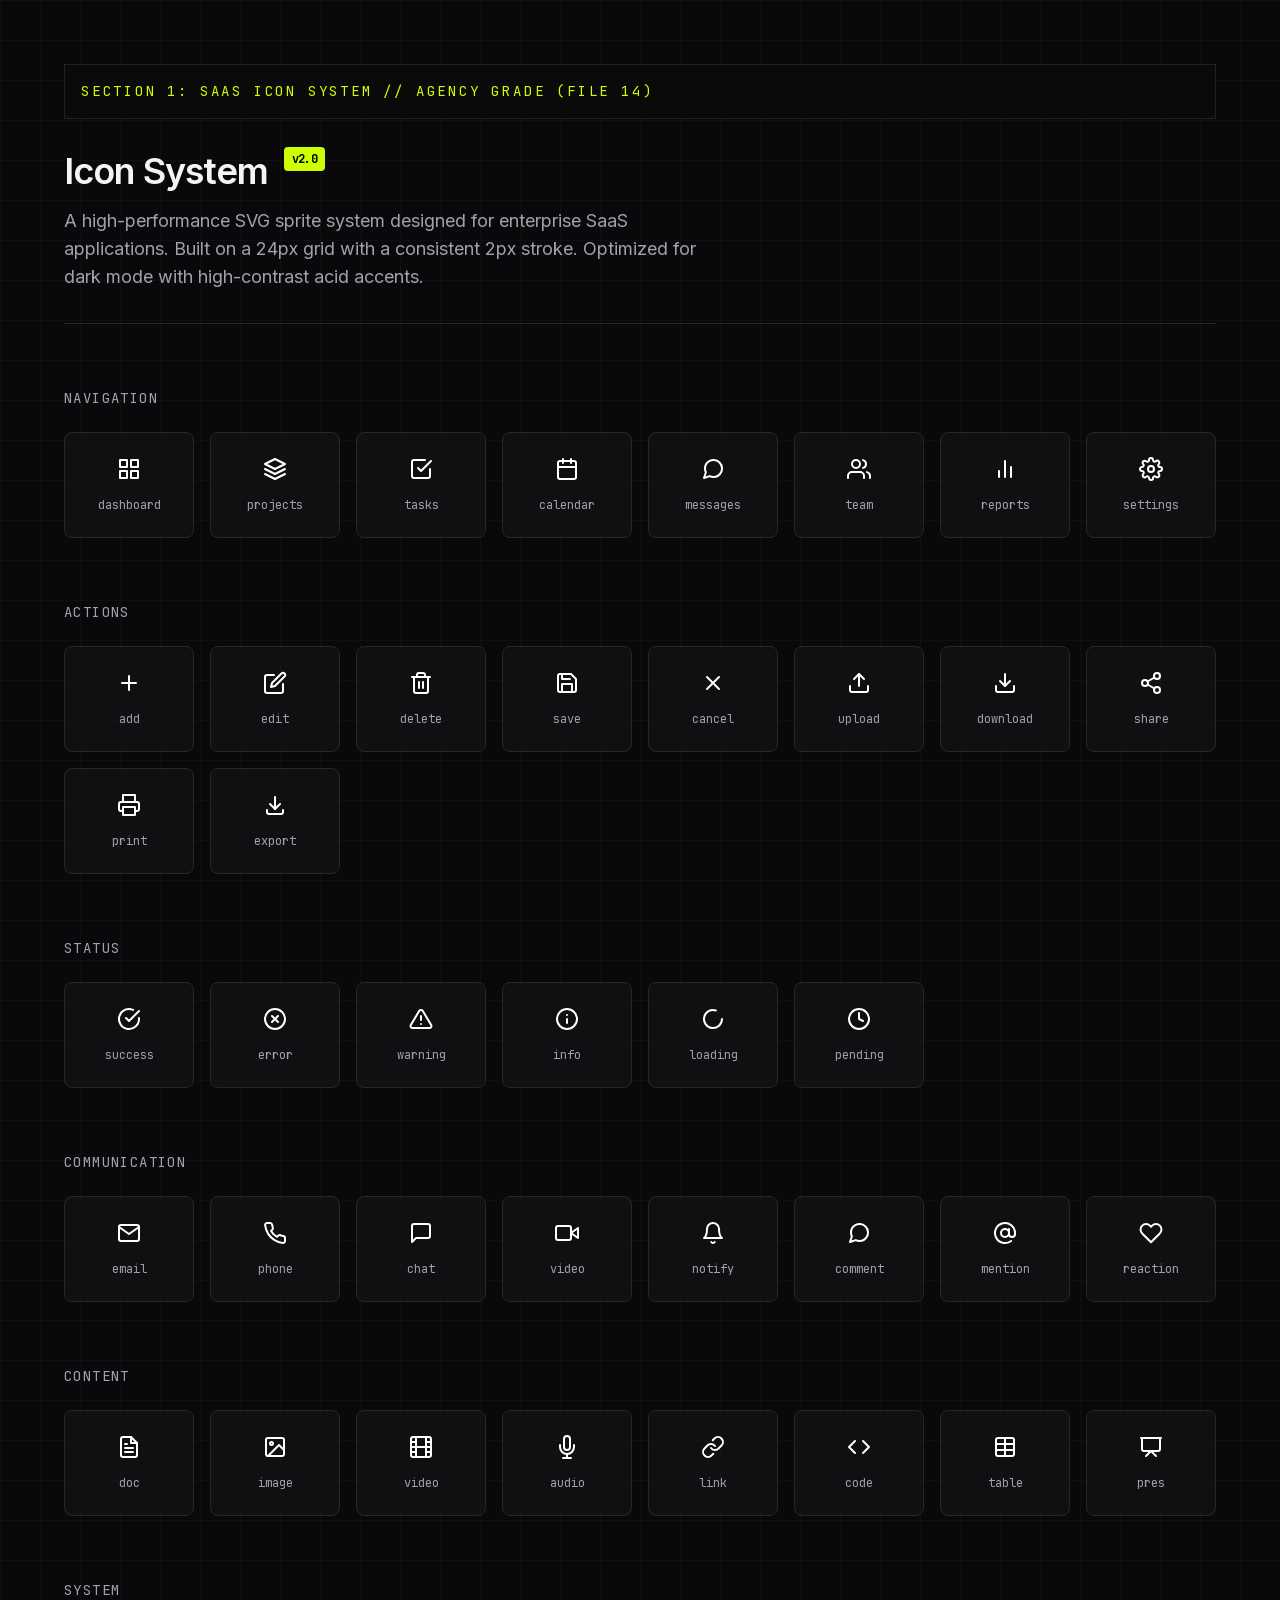
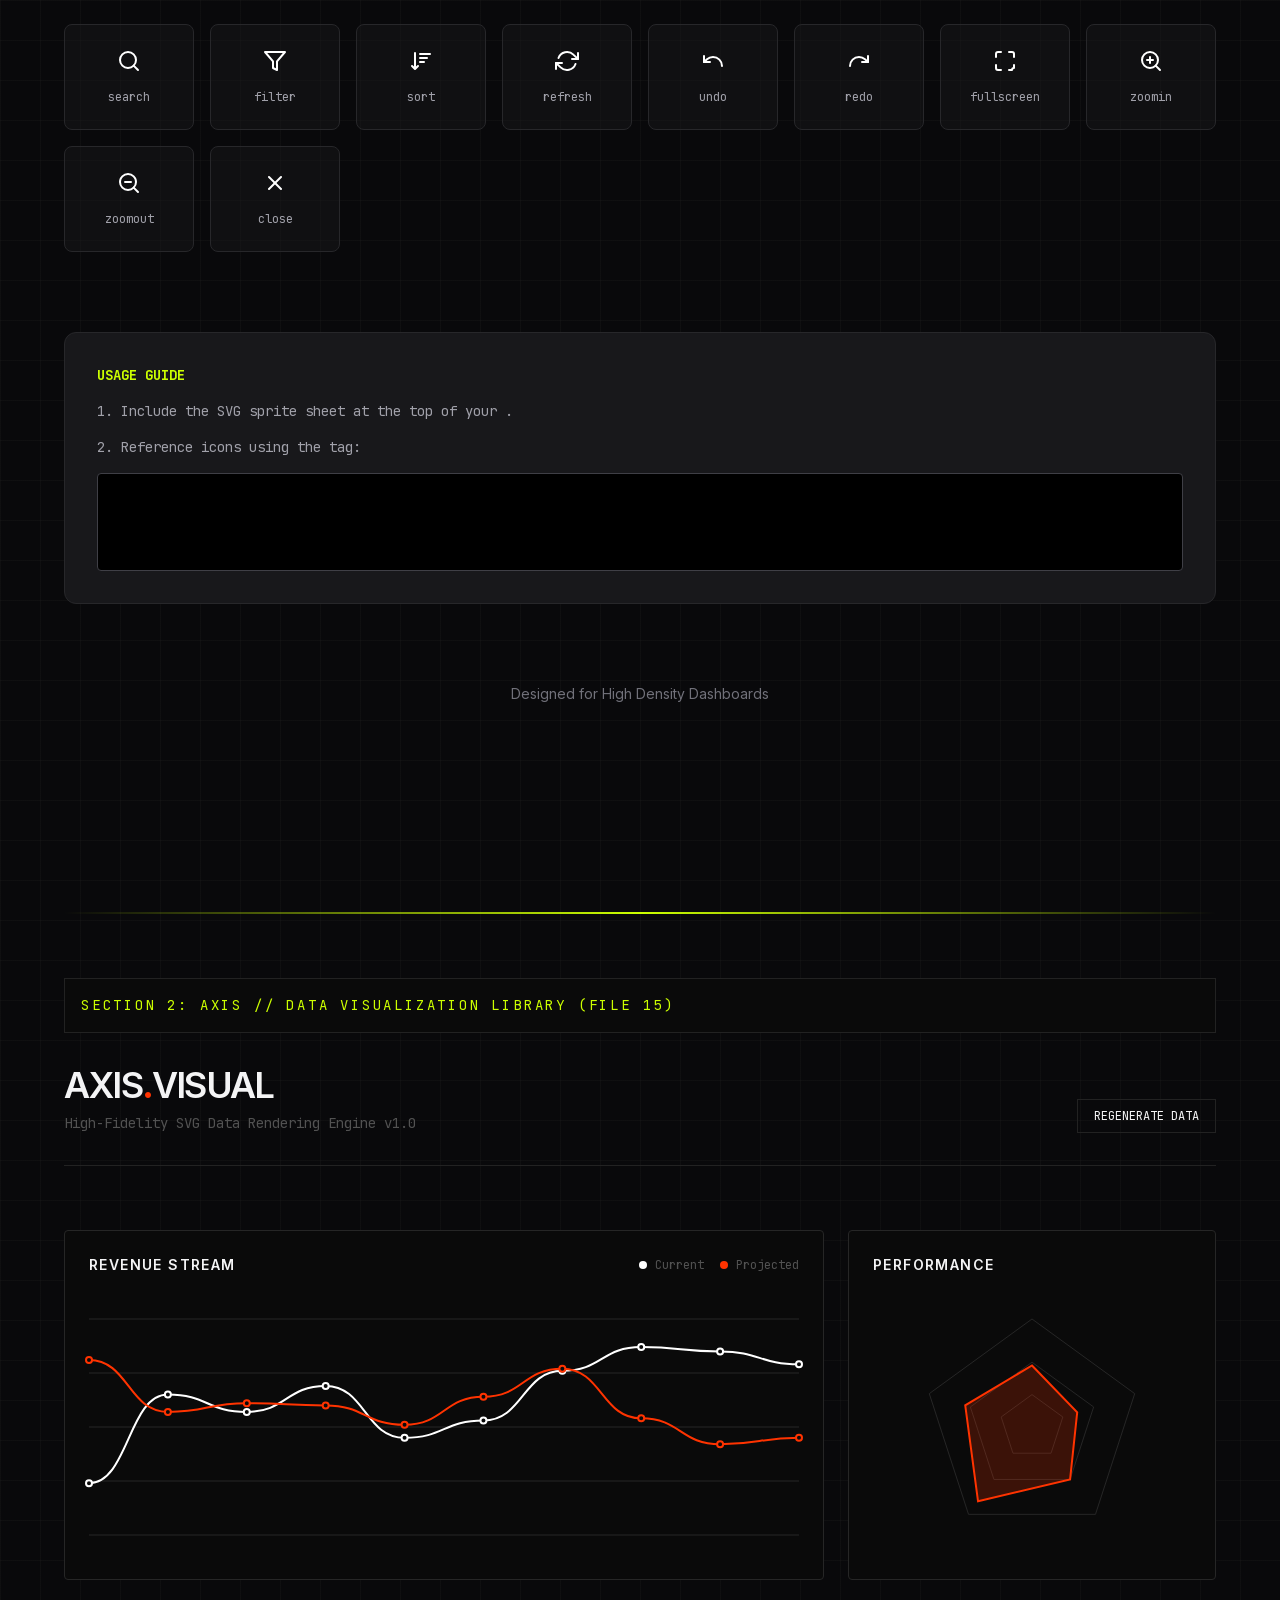
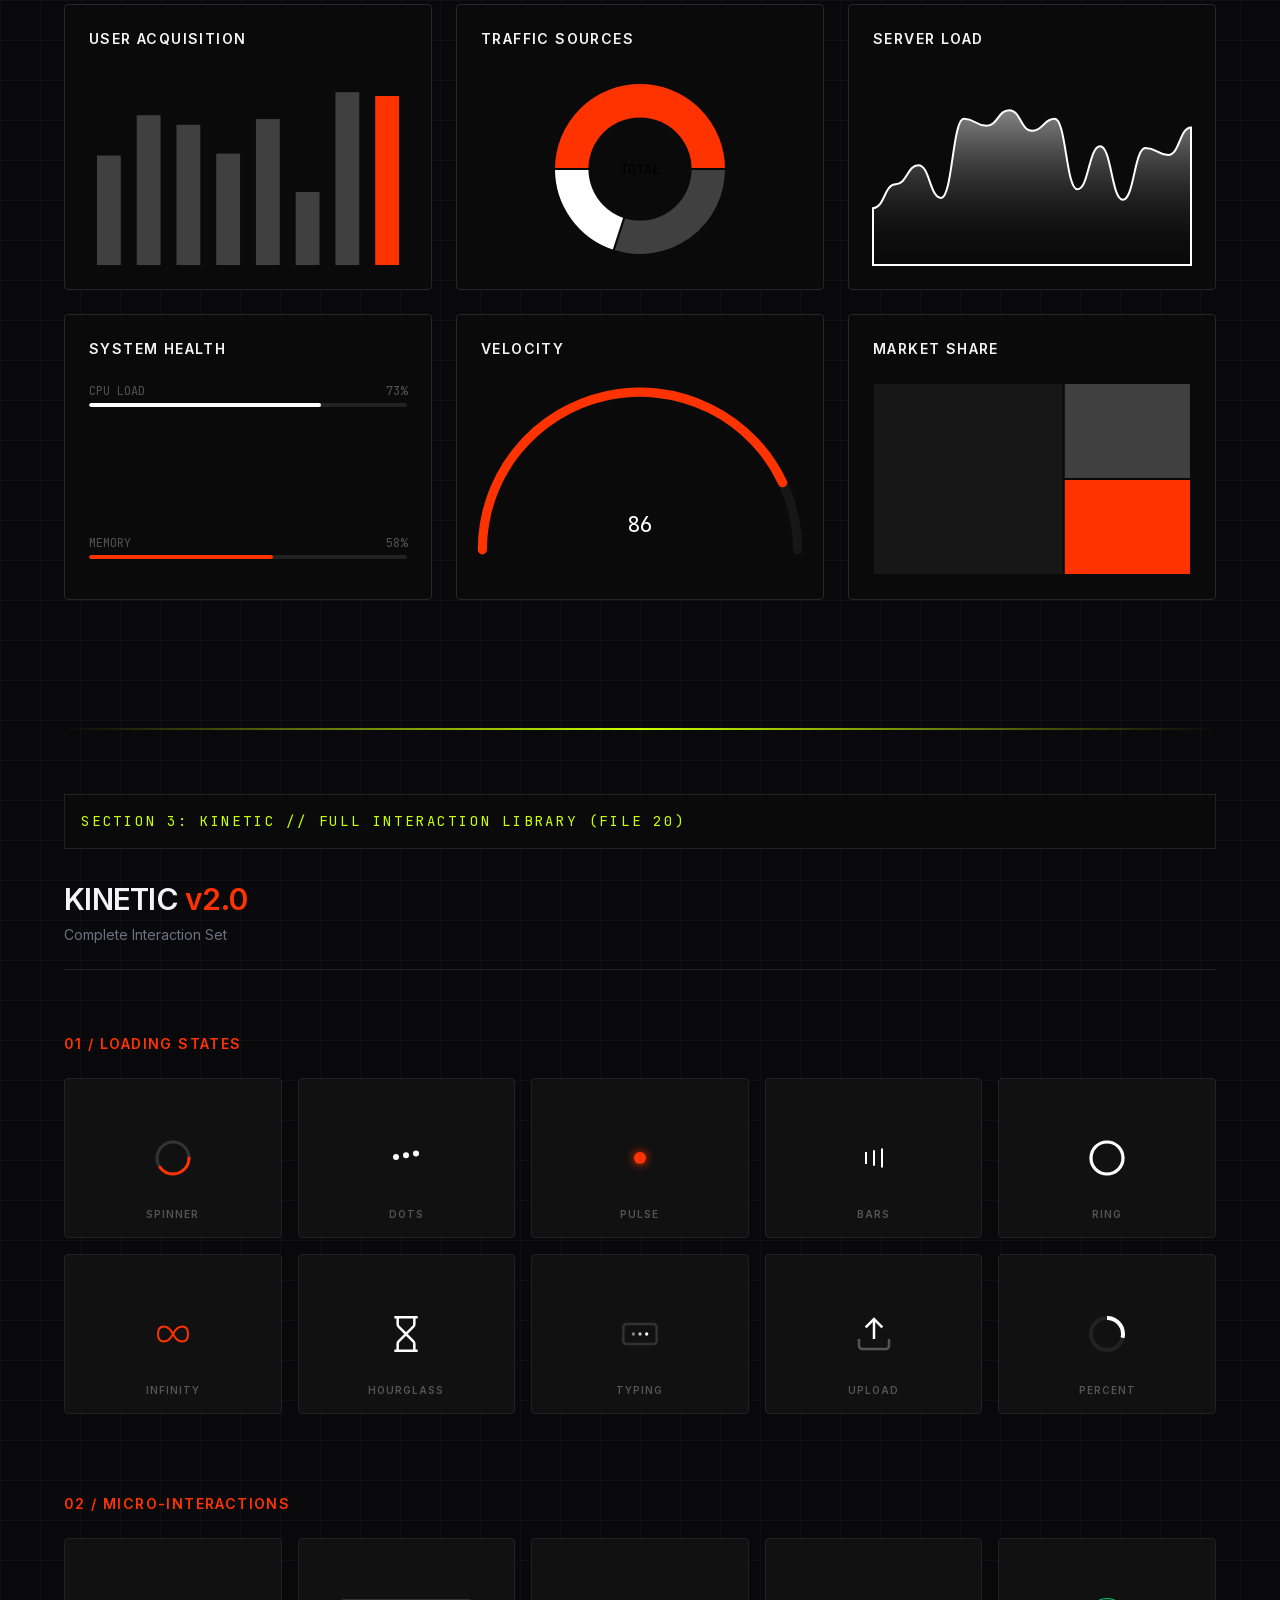
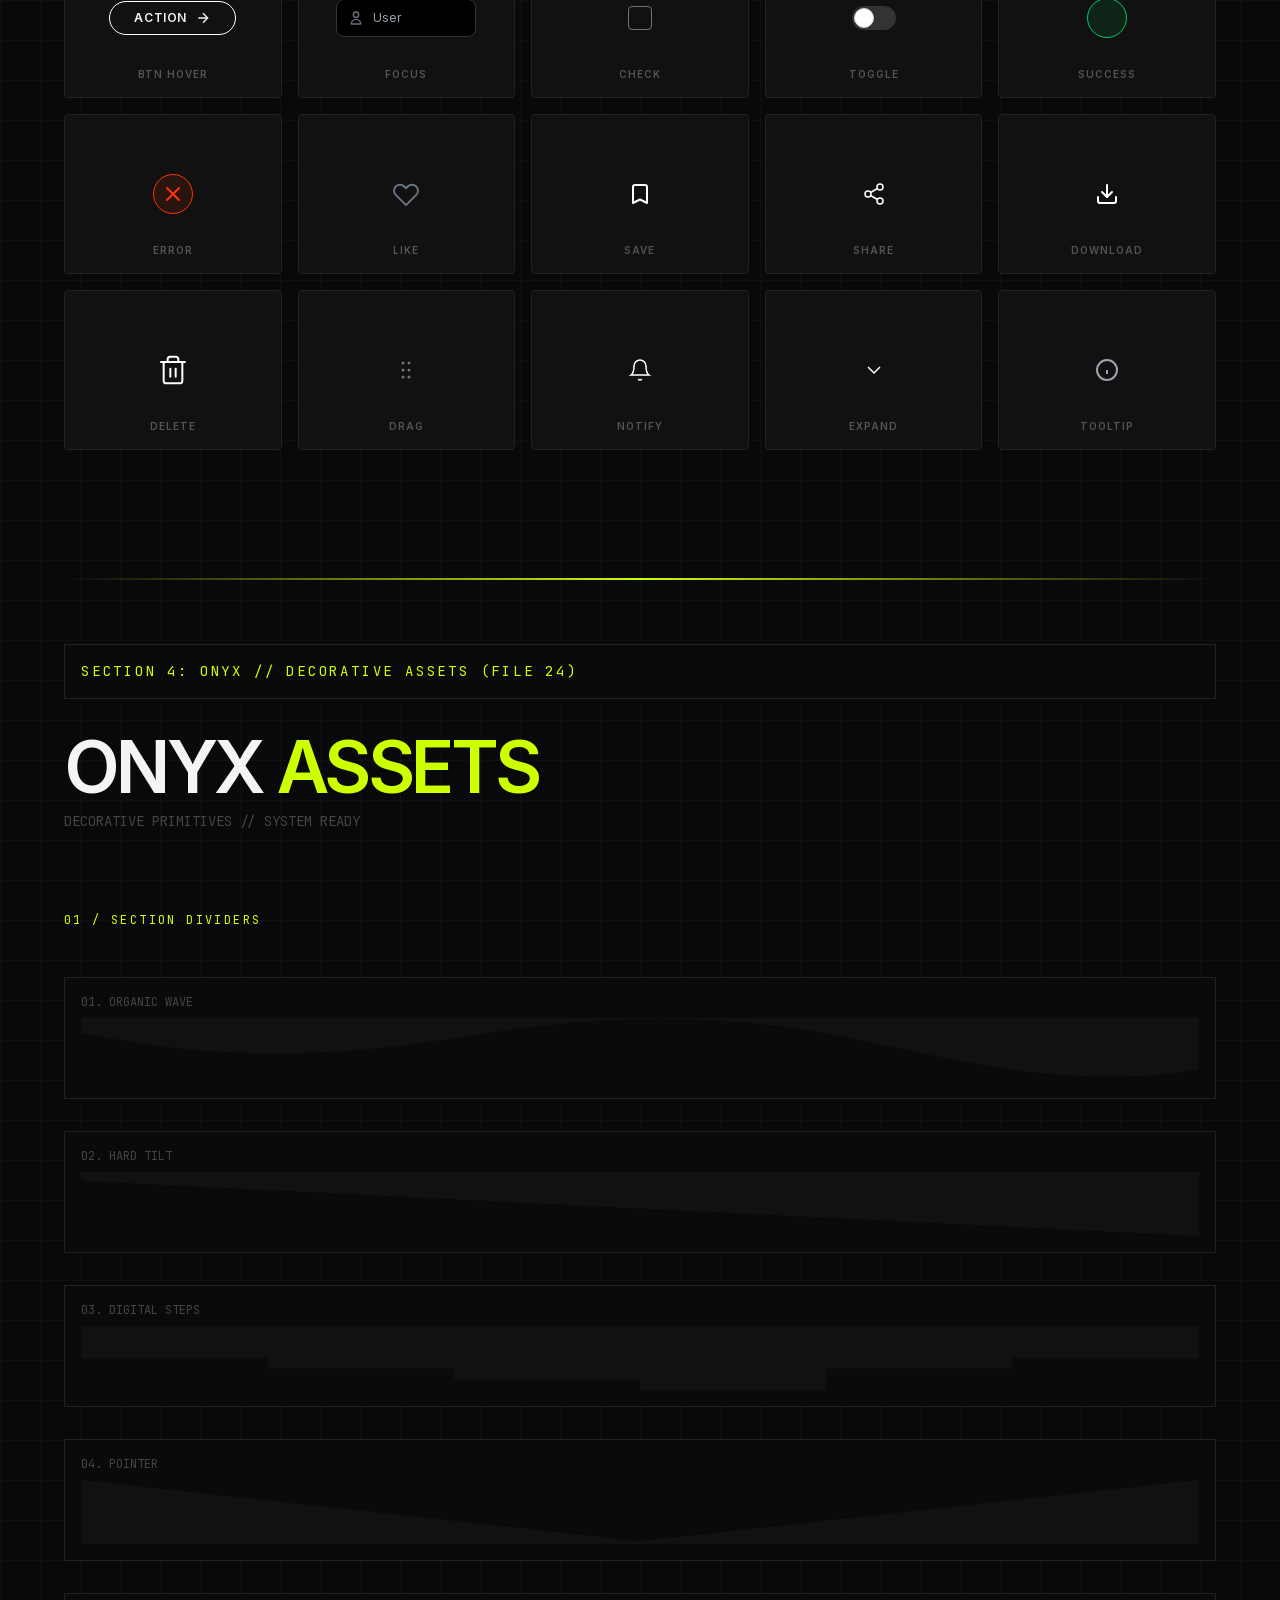
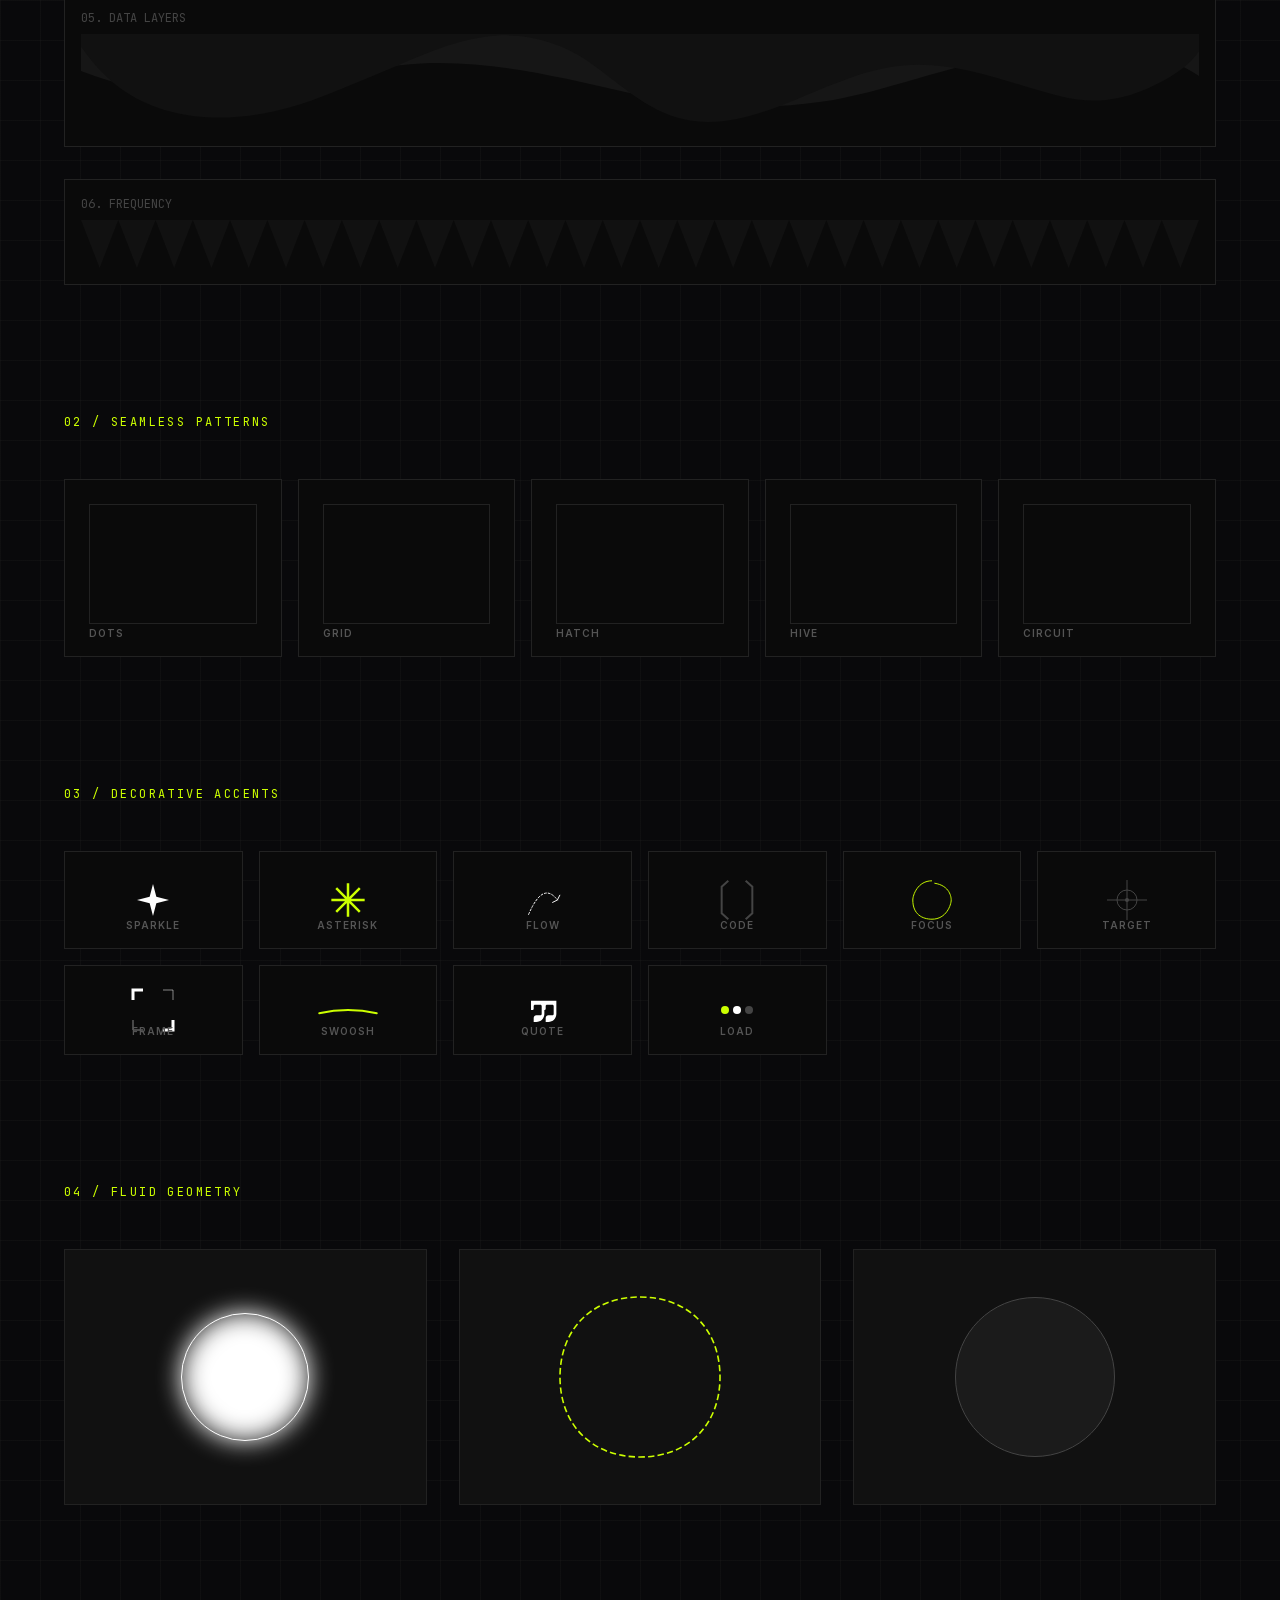
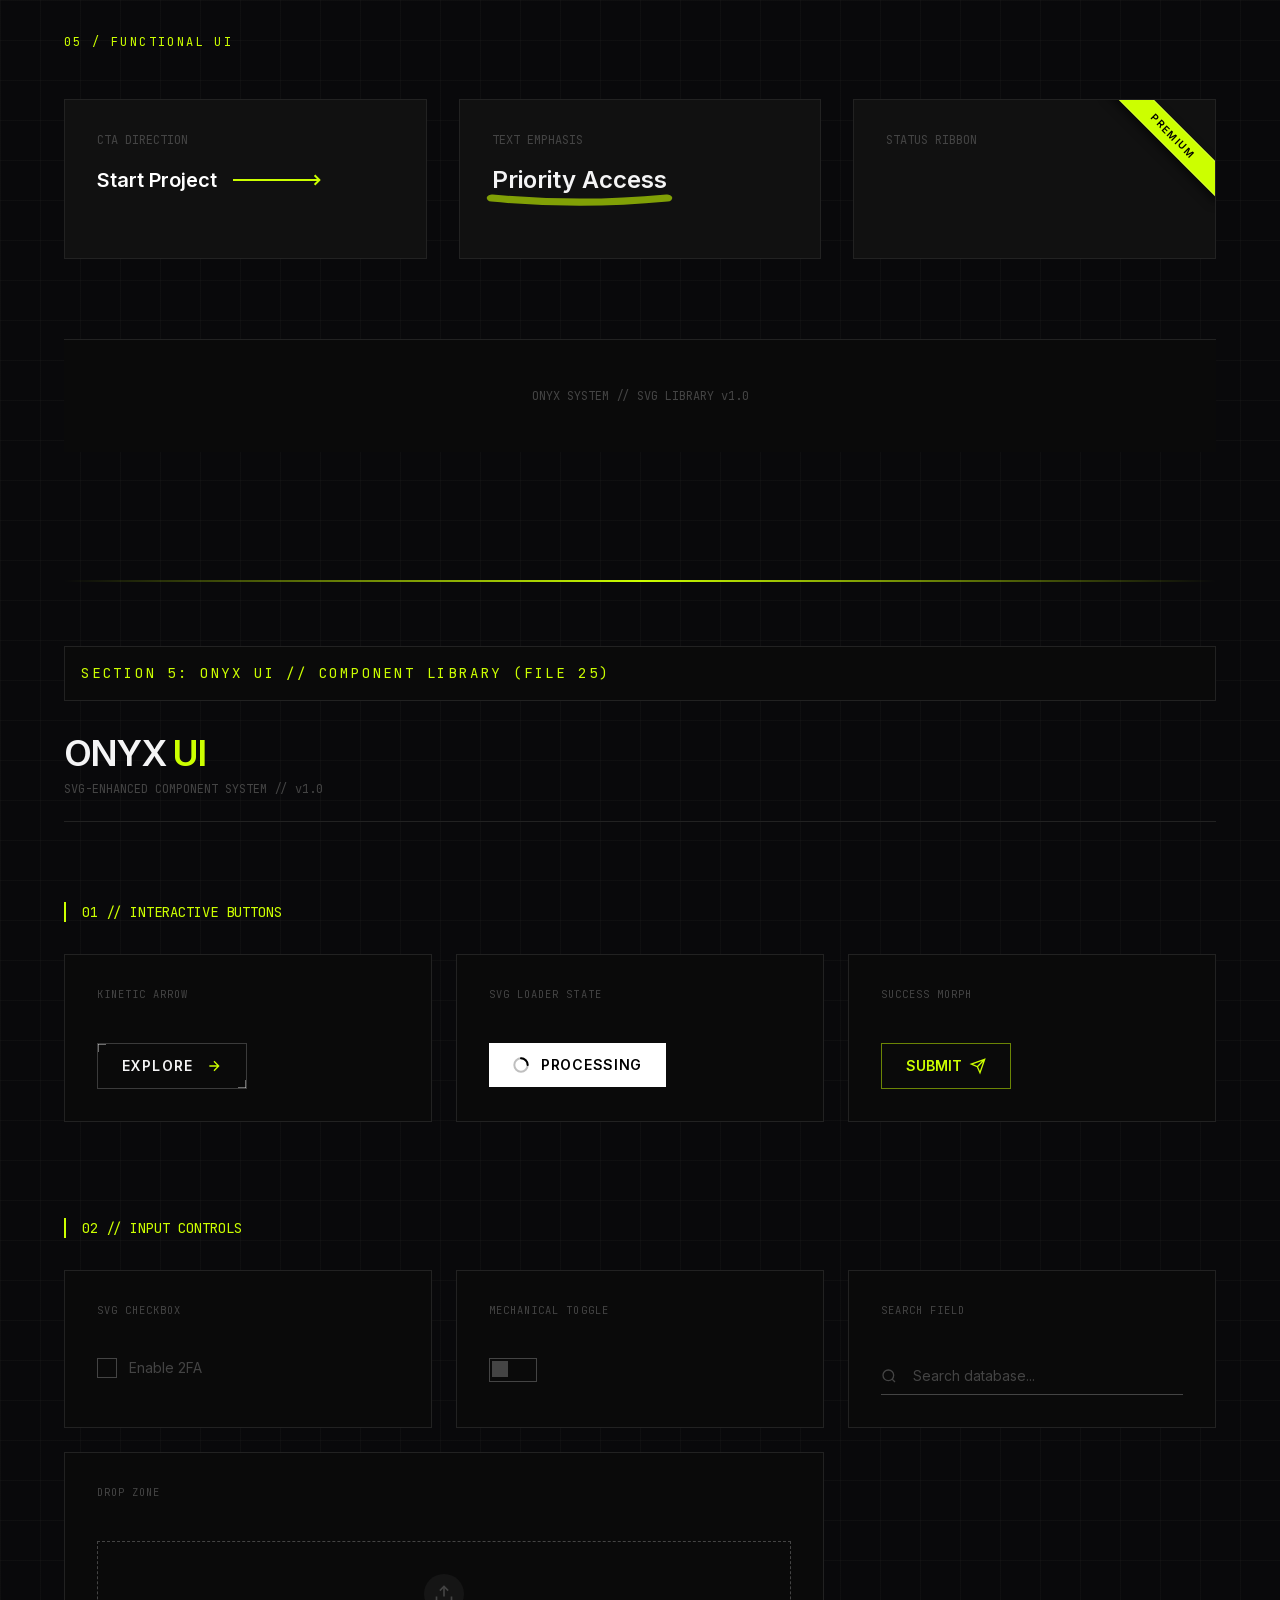
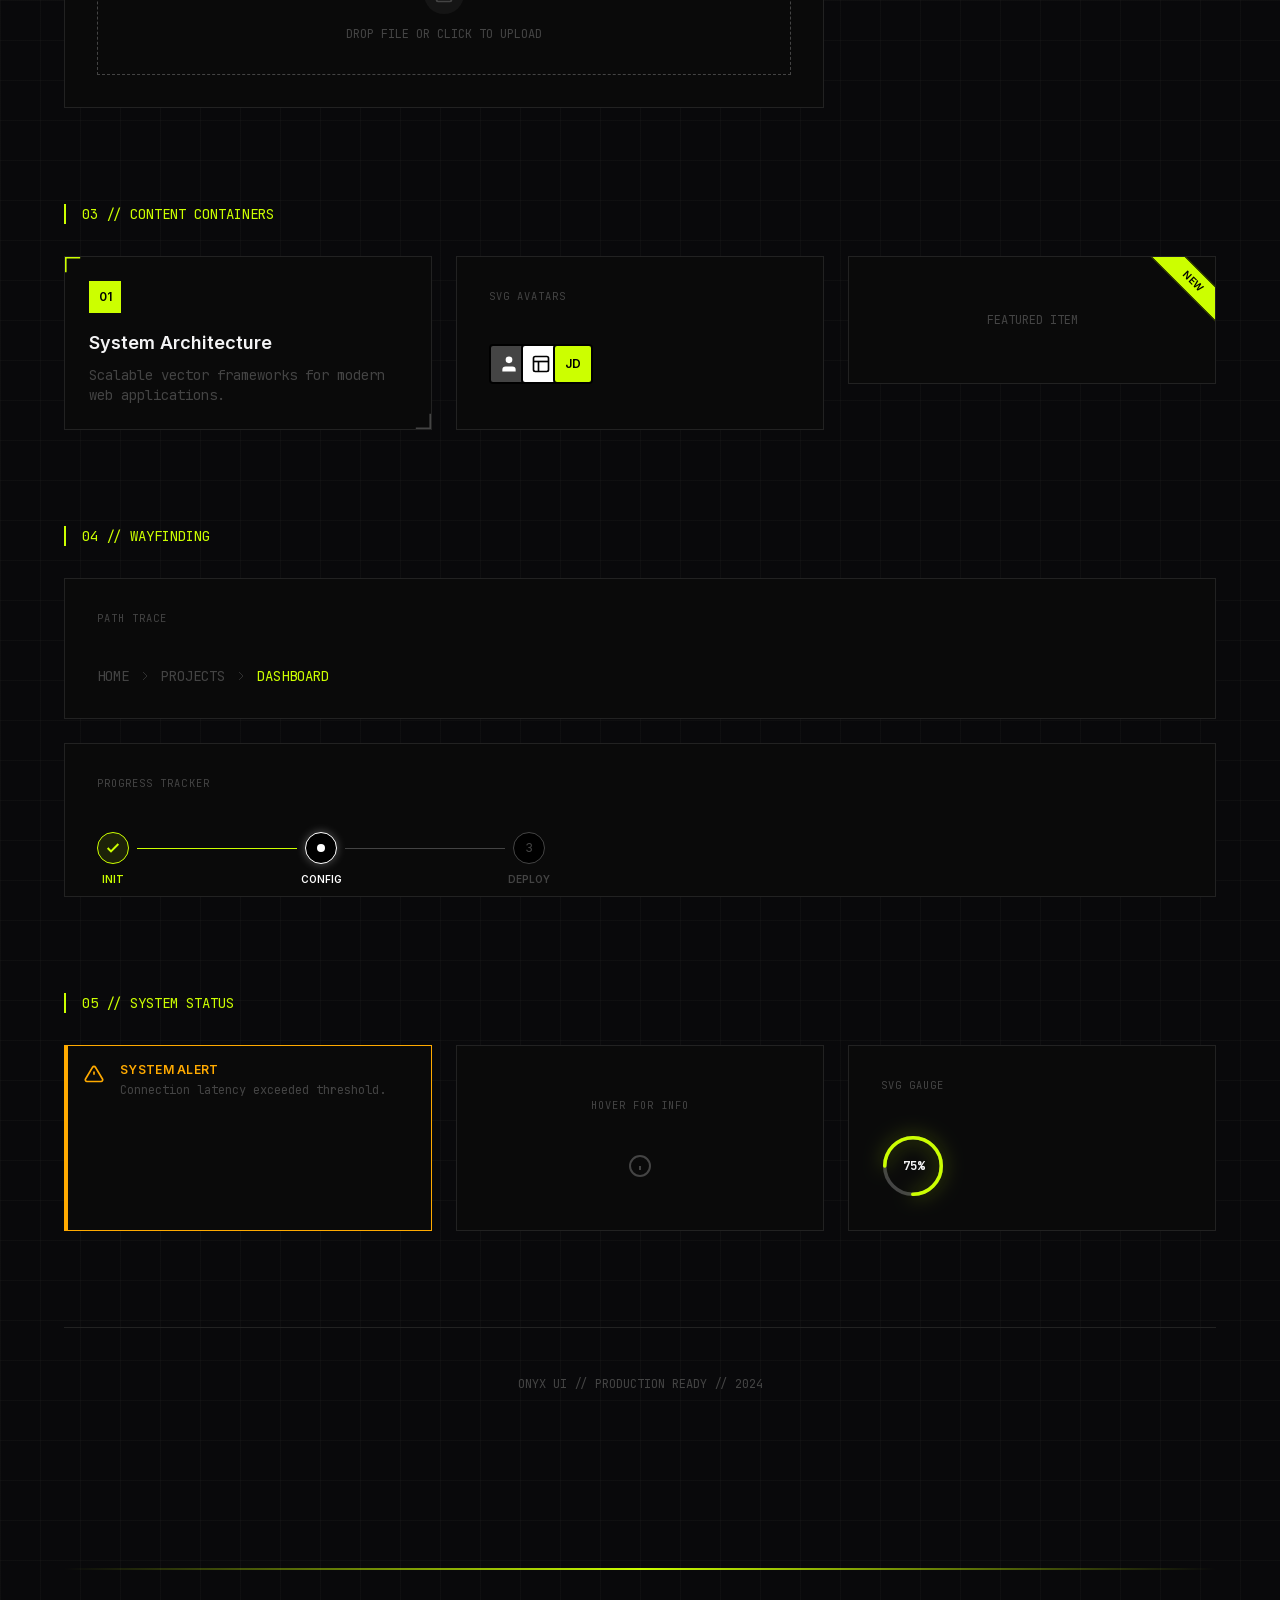
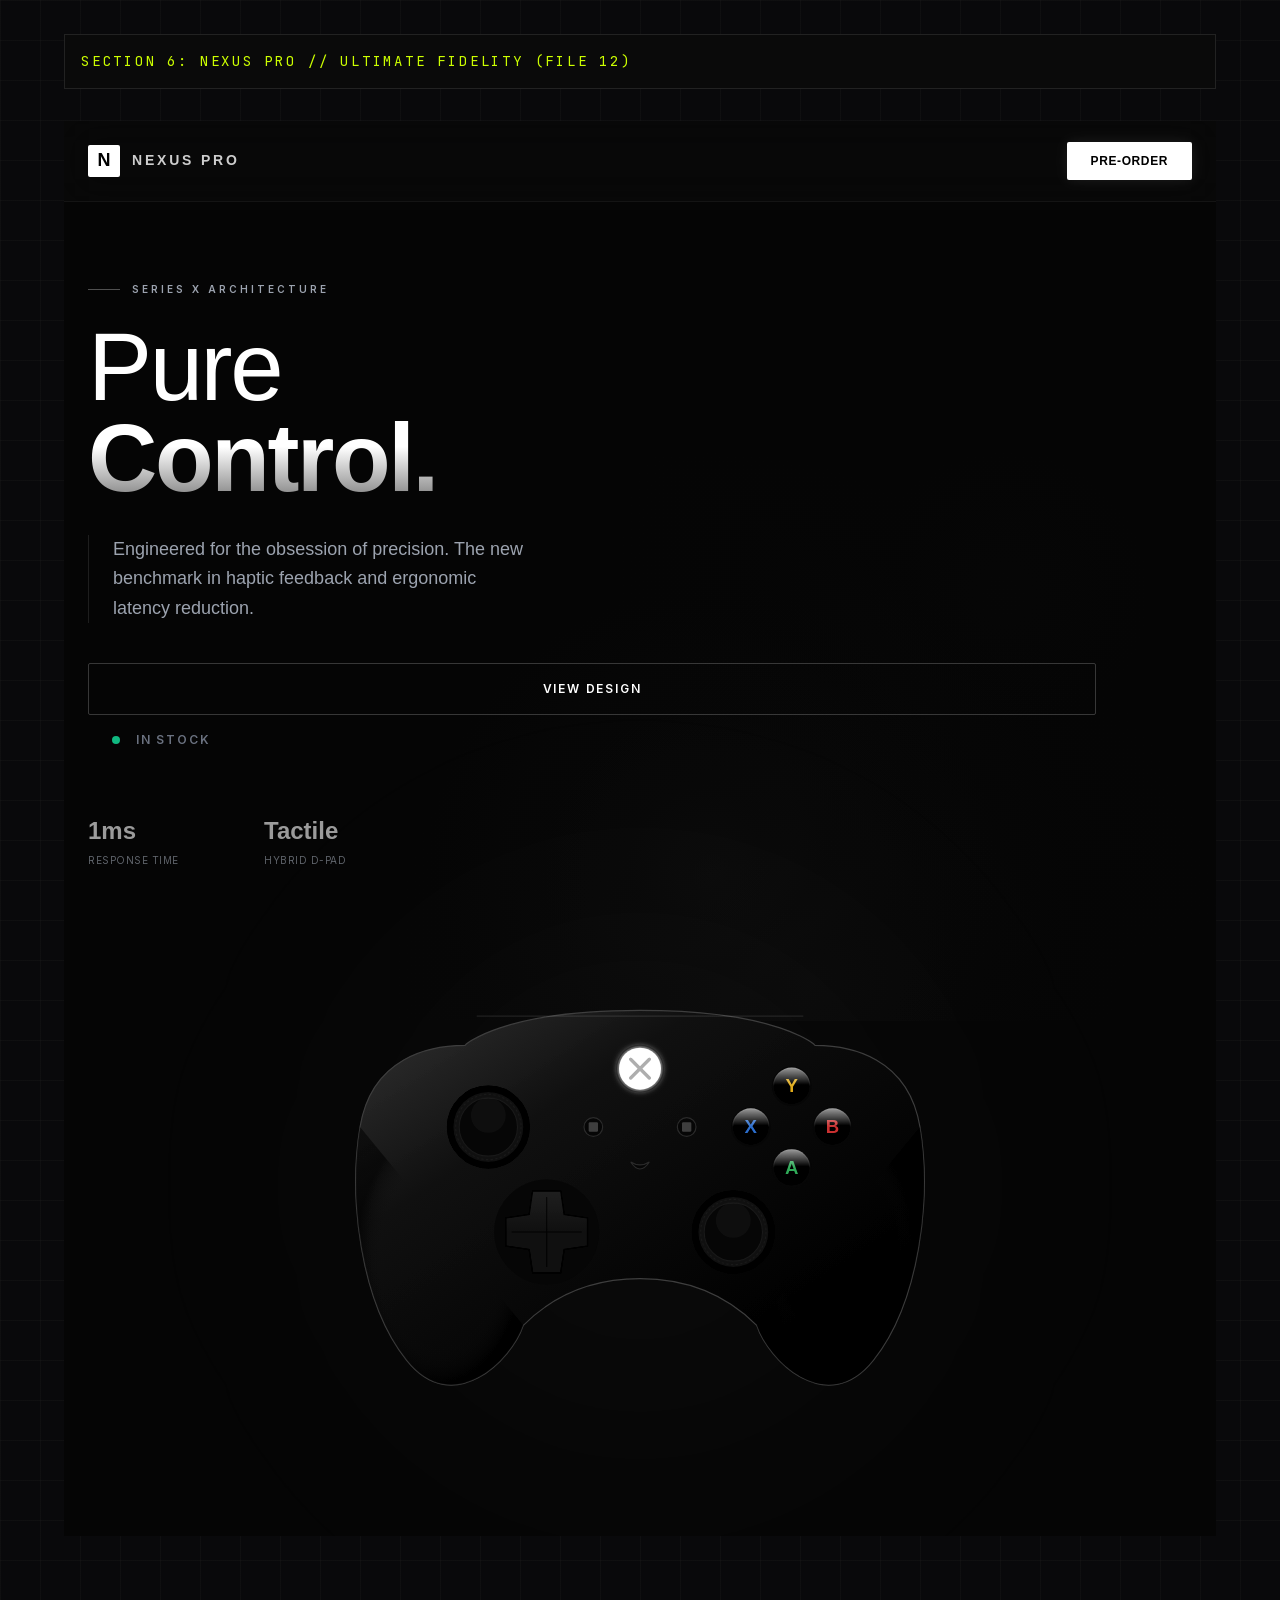
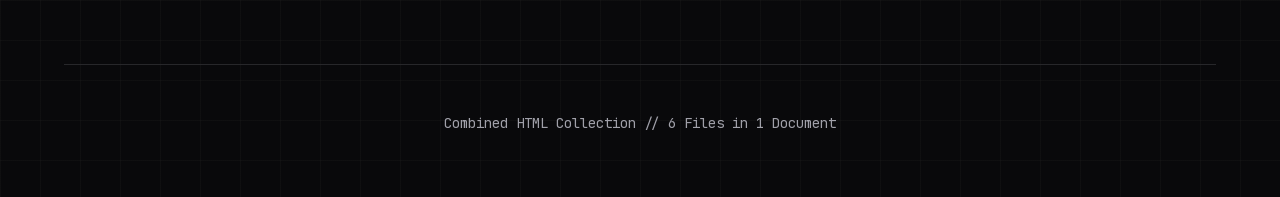
<file: reference/templates/animations-gemini2/index.html>
<html class="dark antialiased" lang="en"><head><meta charset="utf-8"/>
<meta content="width=device-width, initial-scale=1.0" name="viewport"/>
<title>Combined HTML Collection</title>
<script src="assets/resource_3fa48481346f.js"></script>
<link href="https://fonts.googleapis.com" rel="preconnect"/>
<link crossorigin="" href="https://fonts.gstatic.com" rel="preconnect"/>
<link href="assets/css2_604c95cc5779.css" rel="stylesheet"/>
<script>
tailwind.config = {
darkMode: 'class',
theme: {
extend: {
fontFamily: {
sans: ['Inter', 'Space Grotesk', 'sans-serif'],
mono: ['JetBrains Mono', 'monospace'],
},
colors: {
obsidian: '#09090b',
charcoal: '#18181b',
concrete: '#f4f4f5',
acid: '#ccff00',
danger: '#ff453a',
void: '#000000',
surface: '#0a0a0a',
panel: '#111111',
border: '#222222',
accent: '#ff3300',
success: '#00cc66',
error: '#ff3300',
lime: '#ccff00',
dim: '#444444',
muted: '#525252',
text: '#e5e5e5',
warning: '#ffaa00',
},
animation: {
'float': 'float 8s ease-in-out infinite',
'spin-slow': 'spin 1s linear infinite',
'morph': 'morph 8s ease-in-out infinite',
'draw': 'draw 0.4s ease-out forwards',
},
keyframes: {
float: { '0%, 100%': { transform: 'translateY(0)' }, '50%': { transform: 'translateY(-10px)' } },
morph: {
'0%, 100%': { borderRadius: '60% 40% 30% 70% / 60% 30% 70% 40%' },
'50%': { borderRadius: '30% 60% 70% 40% / 50% 60% 30% 60%' },
},
draw: { 'to': { strokeDashoffset: '0' } }
}
}
}
}
</script>
<style>
body {
background-color: #000;
color: #e5e5e5;
}
/* Section Divider */
.section-divider {
width: 100%;
height: 2px;
background: linear-gradient(to right, transparent, #ccff00, transparent);
margin: 4rem 0;
}
.section-header {
font-family: 'JetBrains Mono', monospace;
font-size: 0.875rem;
color: #ccff00;
text-transform: uppercase;
letter-spacing: 0.2em;
margin-bottom: 2rem;
padding: 1rem;
border: 1px solid #222;
background: #0a0a0a;
}
/* Base Icon Styles */
.icon-base {
fill: none;
stroke: currentColor;
stroke-width: 2;
stroke-linecap: round;
stroke-linejoin: round;
transition: all 0.2s cubic-bezier(0.4, 0, 0.2, 1);
}
.icon-card:hover .icon-base {
transform: scale(1.1);
stroke: var(--hover-color, #ccff00);
}
@media (prefers-color-scheme: light) {
.icon-card:hover .icon-base {
stroke: #000000;
}
}
.icon-filled {
fill: currentColor;
stroke: none;
}
.bg-grid {
background-size: 40px 40px;
background-image: linear-gradient(to right, rgba(128, 128, 128, 0.05) 1px, transparent 1px),
linear-gradient(to bottom, rgba(128, 128, 128, 0.05) 1px, transparent 1px);
}
/* Chart Styles */
.chart-card {
background: #0a0a0a;
border: 1px solid #262626;
border-radius: 4px;
padding: 24px;
position: relative;
overflow: hidden;
transition: border-color 0.3s;
}
.chart-card:hover {
border-color: #404040;
}
#tooltip {
position: absolute;
background: rgba(10, 10, 10, 0.9);
backdrop-filter: blur(8px);
border: 1px solid #333;
padding: 8px 12px;
border-radius: 4px;
font-family: 'JetBrains Mono', monospace;
font-size: 12px;
color: white;
pointer-events: none;
opacity: 0;
transition: opacity 0.2s, transform 0.2s;
z-index: 100;
box-shadow: 0 4px 20px rgba(0,0,0,0.5);
}
svg { overflow: visible; }
.grid-line { stroke: #262626; stroke-width: 1; }
.axis-text { fill: #525252; font-family: 'JetBrains Mono'; font-size: 10px; }
.draw-path {
stroke-dasharray: 1000;
stroke-dashoffset: 1000;
animation: dash 1.5s cubic-bezier(0.16, 1, 0.3, 1) forwards;
}
.grow-bar {
transform-origin: bottom;
transform: scaleY(0);
animation: grow 1s cubic-bezier(0.16, 1, 0.3, 1) forwards;
}
.fade-in {
opacity: 0;
animation: fade 1s ease forwards;
}
@keyframes dash { to { stroke-dashoffset: 0; } }
@keyframes grow { to { transform: scaleY(1); } }
@keyframes fade { to { opacity: 1; } }
.noise {
position: fixed;
top: 0; left: 0; width: 100%; height: 100%;
opacity: 0.03;
pointer-events: none;
z-index: 9999;
background: url("filter_3E_3Crect_width__100_25_27f522a784f1.html")'/%3E%3C/svg%3E");
}
/* KINETIC Styles */
:root {
--ease-out: cubic-bezier(0.16, 1, 0.3, 1);
--ease-elastic: cubic-bezier(0.34, 1.56, 0.64, 1);
}
.card {
background: #111;
border: 1px solid #222;
border-radius: 4px;
display: flex;
flex-direction: column;
align-items: center;
justify-content: center;
height: 160px;
position: relative;
transition: border-color 0.3s, background-color 0.3s;
}
.card:hover { border-color: #444; background: #161616; }
.label {
position: absolute;
bottom: 15px;
font-size: 10px;
color: #555;
text-transform: uppercase;
letter-spacing: 1px;
font-weight: 700;
pointer-events: none;
}
@keyframes spin { to { transform: rotate(360deg); } }
@keyframes bounce { 0%, 100% { transform: translateY(0); } 50% { transform: translateY(-5px); } }
@keyframes radar { 0% { transform: scale(0.5); opacity: 1; border-width: 2px; } 100% { transform: scale(2.5); opacity: 0; border-width: 0px; } }
@keyframes ring-dash { 0% { stroke-dasharray: 1, 200; stroke-dashoffset: 0; } 50% { stroke-dasharray: 90, 200; stroke-dashoffset: -35px; } 100% { stroke-dasharray: 90, 200; stroke-dashoffset: -124px; } }
@keyframes dash-draw { 0% { stroke-dashoffset: 100; } 50% { stroke-dashoffset: 0; } 100% { stroke-dashoffset: -100; } }
@keyframes upload-arrow { 0%, 100% { transform: translateY(0); } 50% { transform: translateY(-6px); } }
@keyframes upload-bar { 0%, 100% { opacity: 0.3; } 50% { opacity: 1; } }
@keyframes shake {
10%, 90% { transform: translate3d(-1px, 0, 0); }
20%, 80% { transform: translate3d(2px, 0, 0); }
30%, 50%, 70% { transform: translate3d(-4px, 0, 0); }
40%, 60% { transform: translate3d(4px, 0, 0); }
}
@keyframes pop { 0% { transform: scale(1); } 50% { transform: scale(1.4); } 100% { transform: scale(1); } }
.dl-arrow-group { transition: transform 0.4s var(--ease-out), opacity 0.2s; }
.dl-progress { stroke-dasharray: 60; stroke-dashoffset: 60; transition: stroke-dashoffset 1s linear; }
.dl-check { transform: scale(0); transform-origin: center; transition: transform 0.3s var(--ease-elastic); }
.downloading .dl-arrow-group { transform: translateY(10px); opacity: 0; }
.downloading .dl-progress { stroke-dashoffset: 0; opacity: 1; }
.download-complete .dl-progress { opacity: 0; }
.download-complete .dl-check { transform: scale(1); }
.lid { transform-origin: 12px 5px; transition: transform 0.3s var(--ease-elastic); }
.trash-lines { transition: opacity 0.2s; }
.card:hover .lid { transform: translateY(-3px) rotate(-15deg); }
.card:hover .trash-lines { opacity: 0; }
.tooltip-box {
transform: translateY(10px) scale(0.95);
opacity: 0;
transition: all 0.3s var(--ease-elastic);
pointer-events: none;
}
.card:hover .tooltip-box { transform: translateY(0) scale(1); opacity: 1; }
/* ONYX Styles */
.section-title {
font-family: 'JetBrains Mono', monospace;
font-size: 0.75rem;
color: #ccff00;
text-transform: uppercase;
letter-spacing: 0.2em;
margin-bottom: 2rem;
display: block;
border-b: 1px solid #222;
padding-bottom: 1rem;
}
.grid-box {
background: #0a0a0a;
border: 1px solid #222;
padding: 1.5rem;
position: relative;
overflow: hidden;
transition: border-color 0.3s;
}
.grid-box:hover { border-color: #444; }
.pattern-swatch { width: 100%; height: 120px; border: 1px solid #222; margin-bottom: 0.5rem; }
/* ONYX UI Styles */
.svg-icon { fill: none; stroke: currentColor; stroke-width: 1.5; stroke-linecap: round; stroke-linejoin: round; }
.stroke-draw { stroke-dasharray: 20; stroke-dashoffset: 20; }
.group:hover .stroke-draw { animation: draw 0.4s ease-out forwards; }
input:checked ~ .checkbox-box { background-color: #ccff00; border-color: #ccff00; }
input:checked ~ .checkbox-box svg { transform: scale(1); }
.comp-card {
border: 1px solid #222;
background: #0a0a0a;
padding: 2rem;
display: flex;
flex-direction: column;
gap: 1.5rem;
position: relative;
}
.comp-label {
font-family: 'JetBrains Mono', monospace;
font-size: 0.65rem;
color: #444;
text-transform: uppercase;
letter-spacing: 0.1em;
margin-bottom: 1rem;
display: block;
}
</style></head>
<body class="bg-void dark:bg-obsidian text-zinc-900 dark:text-zinc-100 min-h-screen p-8 md:p-16 bg-grid transition-colors duration-300">
<div class="noise"></div>
<div id="tooltip"></div>
<!-- ========================================================================
         SECTION 1: SaaS Icon System // Agency Grade (File 14)
    ======================================================================== -->
<section class="max-w-7xl mx-auto mb-32" id="section-14">
<div class="section-header">SECTION 1: SaaS Icon System // Agency Grade (File 14)</div>
<!-- SVG SPRITE SHEET (Hidden) -->
<svg style="display: none;">
<defs>
<!-- NAVIGATION -->
<symbol id="nav-dashboard" viewbox="0 0 24 24"><rect height="7" width="7" x="3" y="3"></rect><rect height="7" width="7" x="14" y="3"></rect><rect height="7" width="7" x="14" y="14"></rect><rect height="7" width="7" x="3" y="14"></rect></symbol>
<symbol id="nav-projects" viewbox="0 0 24 24"><path d="M12 2L2 7l10 5 10-5-10-5zM2 17l10 5 10-5M2 12l10 5 10-5"></path></symbol>
<symbol id="nav-tasks" viewbox="0 0 24 24"><path d="M9 11l3 3L22 4"></path><path d="M21 12v7a2 2 0 0 1-2 2H5a2 2 0 0 1-2-2V5a2 2 0 0 1 2-2h11"></path></symbol>
<symbol id="nav-calendar" viewbox="0 0 24 24"><rect height="18" rx="2" ry="2" width="18" x="3" y="4"></rect><line x1="16" x2="16" y1="2" y2="6"></line><line x1="8" x2="8" y1="2" y2="6"></line><line x1="3" x2="21" y1="10" y2="10"></line></symbol>
<symbol id="nav-messages" viewbox="0 0 24 24"><path d="M21 11.5a8.38 8.38 0 0 1-.9 3.8 8.5 8.5 0 0 1-7.6 4.7 8.38 8.38 0 0 1-3.8-.9L3 21l1.9-5.7a8.38 8.38 0 0 1-.9-3.8 8.5 8.5 0 0 1 4.7-7.6 8.38 8.38 0 0 1 3.8-.9h.5a8.48 8.48 0 0 1 8 8v.5z"></path></symbol>
<symbol id="nav-team" viewbox="0 0 24 24"><path d="M17 21v-2a4 4 0 0 0-4-4H5a4 4 0 0 0-4 4v2"></path><circle cx="9" cy="7" r="4"></circle><path d="M23 21v-2a4 4 0 0 0-3-3.87"></path><path d="M16 3.13a4 4 0 0 1 0 7.75"></path></symbol>
<symbol id="nav-reports" viewbox="0 0 24 24"><line x1="18" x2="18" y1="20" y2="10"></line><line x1="12" x2="12" y1="20" y2="4"></line><line x1="6" x2="6" y1="20" y2="14"></line></symbol>
<symbol id="nav-settings" viewbox="0 0 24 24"><circle cx="12" cy="12" r="3"></circle><path d="M19.4 15a1.65 1.65 0 0 0 .33 1.82l.06.06a2 2 0 0 1 0 2.83 2 2 0 0 1-2.83 0l-.06-.06a1.65 1.65 0 0 0-1.82-.33 1.65 1.65 0 0 0-1 1.51V21a2 2 0 0 1-2 2 2 2 0 0 1-2-2v-.09A1.65 1.65 0 0 0 9 19.4a1.65 1.65 0 0 0-1.82.33l-.06.06a2 2 0 0 1-2.83 0 2 2 0 0 1 0-2.83l.06-.06a1.65 1.65 0 0 0 .33-1.82 1.65 1.65 0 0 0-1.51-1H3a2 2 0 0 1-2-2 2 2 0 0 1 2-2h.09A1.65 1.65 0 0 0 4.6 9a1.65 1.65 0 0 0-.33-1.82l-.06-.06a2 2 0 0 1 0-2.83 2 2 0 0 1 2.83 0l.06.06a1.65 1.65 0 0 0 1.82.33H9a1.65 1.65 0 0 0 1-1.51V3a2 2 0 0 1 2-2 2 2 0 0 1 2 2v.09a1.65 1.65 0 0 0 1 1.51 1.65 1.65 0 0 0 1.82-.33l.06-.06a2 2 0 0 1 2.83 0 2 2 0 0 1 0 2.83l-.06.06a1.65 1.65 0 0 0-.33 1.82V9a1.65 1.65 0 0 0 1.51 1H21a2 2 0 0 1 2 2 2 2 0 0 1-2 2h-.09a1.65 1.65 0 0 0-1.51 1z"></path></symbol>
<!-- ACTIONS -->
<symbol id="act-add" viewbox="0 0 24 24"><line x1="12" x2="12" y1="5" y2="19"></line><line x1="5" x2="19" y1="12" y2="12"></line></symbol>
<symbol id="act-edit" viewbox="0 0 24 24"><path d="M11 4H4a2 2 0 0 0-2 2v14a2 2 0 0 0 2 2h14a2 2 0 0 0 2-2v-7"></path><path d="M18.5 2.5a2.121 2.121 0 0 1 3 3L12 15l-4 1 1-4 9.5-9.5z"></path></symbol>
<symbol id="act-delete" viewbox="0 0 24 24"><polyline points="3 6 5 6 21 6"></polyline><path d="M19 6v14a2 2 0 0 1-2 2H7a2 2 0 0 1-2-2V6m3 0V4a2 2 0 0 1 2-2h4a2 2 0 0 1 2 2v2"></path><line x1="10" x2="10" y1="11" y2="17"></line><line x1="14" x2="14" y1="11" y2="17"></line></symbol>
<symbol id="act-save" viewbox="0 0 24 24"><path d="M19 21H5a2 2 0 0 1-2-2V5a2 2 0 0 1 2-2h11l5 5v11a2 2 0 0 1-2 2z"></path><polyline points="17 21 17 13 7 13 7 21"></polyline><polyline points="7 3 7 8 15 8"></polyline></symbol>
<symbol id="act-cancel" viewbox="0 0 24 24"><line x1="18" x2="6" y1="6" y2="18"></line><line x1="6" x2="18" y1="6" y2="18"></line></symbol>
<symbol id="act-upload" viewbox="0 0 24 24"><path d="M21 15v4a2 2 0 0 1-2 2H5a2 2 0 0 1-2-2v-4"></path><polyline points="17 8 12 3 7 8"></polyline><line x1="12" x2="12" y1="3" y2="15"></line></symbol>
<symbol id="act-download" viewbox="0 0 24 24"><path d="M21 15v4a2 2 0 0 1-2 2H5a2 2 0 0 1-2-2v-4"></path><polyline points="7 10 12 15 17 10"></polyline><line x1="12" x2="12" y1="15" y2="3"></line></symbol>
<symbol id="act-share" viewbox="0 0 24 24"><circle cx="18" cy="5" r="3"></circle><circle cx="6" cy="12" r="3"></circle><circle cx="18" cy="19" r="3"></circle><line x1="8.59" x2="15.42" y1="13.51" y2="17.49"></line><line x1="15.41" x2="8.59" y1="6.51" y2="10.49"></line></symbol>
<symbol id="act-print" viewbox="0 0 24 24"><polyline points="6 9 6 2 18 2 18 9"></polyline><path d="M6 18H4a2 2 0 0 1-2-2v-5a2 2 0 0 1 2-2h16a2 2 0 0 1 2 2v5a2 2 0 0 1-2 2h-2"></path><rect height="8" width="12" x="6" y="14"></rect></symbol>
<symbol id="act-export" viewbox="0 0 24 24"><path d="M4 17v2a2 2 0 0 0 2 2h12a2 2 0 0 0 2-2v-2"></path><polyline points="7 11 12 16 17 11"></polyline><line x1="12" x2="12" y1="16" y2="4"></line></symbol>
<!-- STATUS -->
<symbol id="stat-success" viewbox="0 0 24 24"><path d="M22 11.08V12a10 10 0 1 1-5.93-9.14"></path><polyline points="22 4 12 14.01 9 11.01"></polyline></symbol>
<symbol id="stat-error" viewbox="0 0 24 24"><circle cx="12" cy="12" r="10"></circle><line x1="15" x2="9" y1="9" y2="15"></line><line x1="9" x2="15" y1="9" y2="15"></line></symbol>
<symbol id="stat-warning" viewbox="0 0 24 24"><path d="M10.29 3.86L1.82 18a2 2 0 0 0 1.71 3h16.94a2 2 0 0 0 1.71-3L13.71 3.86a2 2 0 0 0-3.42 0z"></path><line x1="12" x2="12" y1="9" y2="13"></line><line x1="12" x2="12.01" y1="17" y2="17"></line></symbol>
<symbol id="stat-info" viewbox="0 0 24 24"><circle cx="12" cy="12" r="10"></circle><line x1="12" x2="12" y1="16" y2="12"></line><line x1="12" x2="12.01" y1="8" y2="8"></line></symbol>
<symbol id="stat-loading" viewbox="0 0 24 24"><path d="M21 12a9 9 0 1 1-6.219-8.56"></path></symbol>
<symbol id="stat-pending" viewbox="0 0 24 24"><circle cx="12" cy="12" r="10"></circle><polyline points="12 6 12 12 16 14"></polyline></symbol>
<!-- COMMUNICATION -->
<symbol id="comm-email" viewbox="0 0 24 24"><path d="M4 4h16c1.1 0 2 .9 2 2v12c0 1.1-.9 2-2 2H4c-1.1 0-2-.9-2-2V6c0-1.1.9-2 2-2z"></path><polyline points="22,6 12,13 2,6"></polyline></symbol>
<symbol id="comm-phone" viewbox="0 0 24 24"><path d="M22 16.92v3a2 2 0 0 1-2.18 2 19.79 19.79 0 0 1-8.63-3.07 19.5 19.5 0 0 1-6-6 19.79 19.79 0 0 1-3.07-8.67A2 2 0 0 1 4.11 2h3a2 2 0 0 1 2 1.72 12.84 12.84 0 0 0 .7 2.81 2 2 0 0 1-.45 2.11L8.09 9.91a16 16 0 0 0 6 6l1.27-1.27a2 2 0 0 1 2.11-.45 12.84 12.84 0 0 0 2.81.7A2 2 0 0 1 22 16.92z"></path></symbol>
<symbol id="comm-chat" viewbox="0 0 24 24"><path d="M21 15a2 2 0 0 1-2 2H7l-4 4V5a2 2 0 0 1 2-2h14a2 2 0 0 1 2 2z"></path></symbol>
<symbol id="comm-video" viewbox="0 0 24 24"><polygon points="23 7 16 12 23 17 23 7"></polygon><rect height="14" rx="2" ry="2" width="15" x="1" y="5"></rect></symbol>
<symbol id="comm-notify" viewbox="0 0 24 24"><path d="M18 8A6 6 0 0 0 6 8c0 7-3 9-3 9h18s-3-2-3-9"></path><path d="M13.73 21a2 2 0 0 1-3.46 0"></path></symbol>
<symbol id="comm-comment" viewbox="0 0 24 24"><path d="M21 11.5a8.38 8.38 0 0 1-.9 3.8 8.5 8.5 0 0 1-7.6 4.7 8.38 8.38 0 0 1-3.8-.9L3 21l1.9-5.7a8.38 8.38 0 0 1-.9-3.8 8.5 8.5 0 0 1 4.7-7.6 8.38 8.38 0 0 1 3.8-.9h.5a8.48 8.48 0 0 1 8 8v.5z"></path></symbol>
<symbol id="comm-mention" viewbox="0 0 24 24"><circle cx="12" cy="12" r="4"></circle><path d="M16 8v5a3 3 0 0 0 6 0v-1a10 10 0 1 0-3.92 7.94"></path></symbol>
<symbol id="comm-reaction" viewbox="0 0 24 24"><path d="M20.84 4.61a5.5 5.5 0 0 0-7.78 0L12 5.67l-1.06-1.06a5.5 5.5 0 0 0-7.78 7.78l1.06 1.06L12 21.23l7.78-7.78 1.06-1.06a5.5 5.5 0 0 0 0-7.78z"></path></symbol>
<!-- CONTENT -->
<symbol id="cont-doc" viewbox="0 0 24 24"><path d="M14 2H6a2 2 0 0 0-2 2v16a2 2 0 0 0 2 2h12a2 2 0 0 0 2-2V8z"></path><polyline points="14 2 14 8 20 8"></polyline><line x1="16" x2="8" y1="13" y2="13"></line><line x1="16" x2="8" y1="17" y2="17"></line><polyline points="10 9 9 9 8 9"></polyline></symbol>
<symbol id="cont-image" viewbox="0 0 24 24"><rect height="18" rx="2" ry="2" width="18" x="3" y="3"></rect><circle cx="8.5" cy="8.5" r="1.5"></circle><polyline points="21 15 16 10 5 21"></polyline></symbol>
<symbol id="cont-video" viewbox="0 0 24 24"><rect height="20" rx="2.18" ry="2.18" width="20" x="2" y="2"></rect><line x1="7" x2="7" y1="2" y2="22"></line><line x1="17" x2="17" y1="2" y2="22"></line><line x1="2" x2="22" y1="12" y2="12"></line><line x1="2" x2="7" y1="7" y2="7"></line><line x1="2" x2="7" y1="17" y2="17"></line><line x1="17" x2="22" y1="17" y2="17"></line><line x1="17" x2="22" y1="7" y2="7"></line></symbol>
<symbol id="cont-audio" viewbox="0 0 24 24"><path d="M12 1a3 3 0 0 0-3 3v8a3 3 0 0 0 6 0V4a3 3 0 0 0-3-3z"></path><path d="M19 10v2a7 7 0 0 1-14 0v-2"></path><line x1="12" x2="12" y1="19" y2="23"></line><line x1="8" x2="16" y1="23" y2="23"></line></symbol>
<symbol id="cont-link" viewbox="0 0 24 24"><path d="M10 13a5 5 0 0 0 7.54.54l3-3a5 5 0 0 0-7.07-7.07l-1.72 1.71"></path><path d="M14 11a5 5 0 0 0-7.54-.54l-3 3a5 5 0 0 0 7.07 7.07l1.71-1.71"></path></symbol>
<symbol id="cont-code" viewbox="0 0 24 24"><polyline points="16 18 22 12 16 6"></polyline><polyline points="8 6 2 12 8 18"></polyline></symbol>
<symbol id="cont-table" viewbox="0 0 24 24"><rect height="18" rx="2" ry="2" width="18" x="3" y="3"></rect><line x1="3" x2="21" y1="9" y2="9"></line><line x1="3" x2="21" y1="15" y2="15"></line><line x1="12" x2="12" y1="3" y2="21"></line></symbol>
<symbol id="cont-pres" viewbox="0 0 24 24"><path d="M2 3h20"></path><path d="M21 3v11a2 2 0 0 1-2 2H5a2 2 0 0 1-2-2V3"></path><path d="m7 21 5-5 5 5"></path></symbol>
<!-- SYSTEM -->
<symbol id="sys-search" viewbox="0 0 24 24"><circle cx="11" cy="11" r="8"></circle><line x1="21" x2="16.65" y1="21" y2="16.65"></line></symbol>
<symbol id="sys-filter" viewbox="0 0 24 24"><polygon points="22 3 2 3 10 12.46 10 19 14 21 14 12.46 22 3"></polygon></symbol>
<symbol id="sys-sort" viewbox="0 0 24 24"><path d="M11 5h10"></path><path d="M11 9h7"></path><path d="M11 13h4"></path><path d="M3 17l3 3 3-3"></path><path d="M6 18V4"></path></symbol>
<symbol id="sys-refresh" viewbox="0 0 24 24"><polyline points="23 4 23 10 17 10"></polyline><polyline points="1 20 1 14 7 14"></polyline><path d="M3.51 9a9 9 0 0 1 14.85-3.36L23 10M1 14l4.64 4.36A9 9 0 0 0 20.49 15"></path></symbol>
<symbol id="sys-undo" viewbox="0 0 24 24"><path d="M3 7v6h6"></path><path d="M21 17a9 9 0 0 0-9-9 9 9 0 0 0-6 2.3L3 13"></path></symbol>
<symbol id="sys-redo" viewbox="0 0 24 24"><path d="M21 7v6h-6"></path><path d="M3 17a9 9 0 0 1 9-9 9 9 0 0 1 6 2.3l3 2.7"></path></symbol>
<symbol id="sys-fullscreen" viewbox="0 0 24 24"><path d="M8 3H5a2 2 0 0 0-2 2v3"></path><path d="M16 3h3a2 2 0 0 1 2 2v3"></path><path d="M8 21H5a2 2 0 0 1-2-2v-3"></path><path d="M16 21h3a2 2 0 0 1 2-2v-3"></path></symbol>
<symbol id="sys-zoomin" viewbox="0 0 24 24"><circle cx="11" cy="11" r="8"></circle><line x1="21" x2="16.65" y1="21" y2="16.65"></line><line x1="11" x2="11" y1="8" y2="14"></line><line x1="8" x2="14" y1="11" y2="11"></line></symbol>
<symbol id="sys-zoomout" viewbox="0 0 24 24"><circle cx="11" cy="11" r="8"></circle><line x1="21" x2="16.65" y1="21" y2="16.65"></line><line x1="8" x2="14" y1="11" y2="11"></line></symbol>
<symbol id="sys-close" viewbox="0 0 24 24"><line x1="18" x2="6" y1="6" y2="18"></line><line x1="6" x2="18" y1="6" y2="18"></line></symbol>
</defs>
</svg>
<div class="max-w-6xl mx-auto">
<header class="mb-16 border-b border-zinc-200 dark:border-zinc-800 pb-8">
<h1 class="text-4xl font-bold tracking-tight mb-4 font-sans">Icon System <span class="text-xs align-top bg-acid text-black px-2 py-1 rounded font-mono ml-2">v2.0</span></h1>
<p class="text-zinc-500 dark:text-zinc-400 max-w-2xl text-lg">
                    A high-performance SVG sprite system designed for enterprise SaaS applications.
                    Built on a 24px grid with a consistent 2px stroke. Optimized for dark mode with high-contrast acid accents.
                </p>
</header>
<script>
                const renderSection = (title, icons) => {
                    document.write(`
                        <section class="mb-16">
                            <h2 class="text-sm font-mono uppercase tracking-widest text-zinc-400 mb-6">${title}</h2>
                            <div class="grid grid-cols-2 sm:grid-cols-4 md:grid-cols-6 lg:grid-cols-8 gap-4">
                                ${icons.map(id => `
                                    <div class="icon-card group flex flex-col items-center justify-center p-6 bg-white dark:bg-zinc-900/50 rounded-lg border border-zinc-200 dark:border-zinc-800 hover:border-zinc-300 dark:hover:border-zinc-700 cursor-pointer transition-all duration-200">
                                        <svg class="w-6 h-6 icon-base mb-4 text-zinc-900 dark:text-white"><use href="#${id}"></use></svg>
                                        <span class="text-xs font-mono text-zinc-500 dark:text-zinc-400 group-hover:text-zinc-900 dark:group-hover:text-white transition-colors">${id.split('-')[1]}</span>
                                    </div>
                                `).join('')}
                            </div>
                        </section>
                    `);
                };

                renderSection('Navigation', [
                    'nav-dashboard', 'nav-projects', 'nav-tasks', 'nav-calendar',
                    'nav-messages', 'nav-team', 'nav-reports', 'nav-settings'
                ]);

                renderSection('Actions', [
                    'act-add', 'act-edit', 'act-delete', 'act-save', 'act-cancel',
                    'act-upload', 'act-download', 'act-share', 'act-print', 'act-export'
                ]);

                renderSection('Status', [
                    'stat-success', 'stat-error', 'stat-warning', 'stat-info',
                    'stat-loading', 'stat-pending'
                ]);

                renderSection('Communication', [
                    'comm-email', 'comm-phone', 'comm-chat', 'comm-video',
                    'comm-notify', 'comm-comment', 'comm-mention', 'comm-reaction'
                ]);

                renderSection('Content', [
                    'cont-doc', 'cont-image', 'cont-video', 'cont-audio',
                    'cont-link', 'cont-code', 'cont-table', 'cont-pres'
                ]);

                renderSection('System', [
                    'sys-search', 'sys-filter', 'sys-sort', 'sys-refresh', 'sys-undo',
                    'sys-redo', 'sys-fullscreen', 'sys-zoomin', 'sys-zoomout', 'sys-close'
                ]);
            </script>
<section class="mt-20 p-8 bg-zinc-900 rounded-xl text-zinc-200 font-mono text-sm border border-zinc-800">
<h3 class="text-acid mb-4 uppercase font-bold">Usage Guide</h3>
<p class="mb-4 text-zinc-400">1. Include the SVG sprite sheet at the top of your <body>.</body></p>
<p class="mb-4 text-zinc-400">2. Reference icons using the <use> tag:</use></p>
<div class="bg-black p-4 rounded border border-zinc-700 overflow-x-auto">
<code>
<svg class="w-6 h-6 fill-none stroke-current"><br/>
                          <use href="#nav-dashboard"></use><br/>
</svg>
</code>
</div>
</section>
<footer class="py-20 text-center text-zinc-500 text-sm">
                Designed for High Density Dashboards
            </footer>
</div>
</section>
<div class="section-divider"></div>
<!-- ========================================================================
         SECTION 2: AXIS // Data Visualization Library (File 15)
    ======================================================================== -->
<section class="max-w-7xl mx-auto mb-32" id="section-15">
<div class="section-header">SECTION 2: AXIS // Data Visualization Library (File 15)</div>
<div class="noise"></div>
<!-- HEADER -->
<header class="mb-16 border-b border-border pb-8 flex justify-between items-end">
<div>
<h1 class="text-4xl font-bold tracking-tighter mb-2 font-sans">AXIS<span class="text-accent">.</span>VISUAL</h1>
<p class="text-muted font-mono text-sm">High-Fidelity SVG Data Rendering Engine v1.0</p>
</div>
<button class="px-4 py-2 border border-border text-xs font-mono uppercase hover:bg-white hover:text-black transition-colors" onclick="randomizeData()">
                Regenerate Data
            </button>
</header>
<!-- DASHBOARD GRID -->
<div class="grid grid-cols-1 md:grid-cols-2 lg:grid-cols-3 gap-6">
<!-- 1. LINE CHART -->
<div class="chart-card col-span-1 md:col-span-2">
<div class="flex justify-between mb-6">
<h3 class="text-sm font-bold uppercase tracking-widest">Revenue Stream</h3>
<div class="flex gap-4 text-xs font-mono text-muted">
<span class="flex items-center gap-2"><span class="w-2 h-2 bg-white rounded-full"></span> Current</span>
<span class="flex items-center gap-2"><span class="w-2 h-2 bg-accent rounded-full"></span> Projected</span>
</div>
</div>
<div class="h-64 w-full" id="line-chart"></div>
</div>
<!-- 2. RADIAL CHART -->
<div class="chart-card">
<div class="flex justify-between mb-6">
<h3 class="text-sm font-bold uppercase tracking-widest">Performance</h3>
</div>
<div class="h-64 w-full flex justify-center" id="radar-chart"></div>
</div>
<!-- 3. BAR CHART -->
<div class="chart-card">
<div class="flex justify-between mb-6">
<h3 class="text-sm font-bold uppercase tracking-widest">User Acquisition</h3>
</div>
<div class="h-48 w-full" id="bar-chart"></div>
</div>
<!-- 4. DONUT CHART -->
<div class="chart-card">
<div class="flex justify-between mb-6">
<h3 class="text-sm font-bold uppercase tracking-widest">Traffic Sources</h3>
</div>
<div class="h-48 w-full flex justify-center" id="donut-chart"></div>
</div>
<!-- 5. AREA CHART -->
<div class="chart-card">
<div class="flex justify-between mb-6">
<h3 class="text-sm font-bold uppercase tracking-widest">Server Load</h3>
</div>
<div class="h-48 w-full" id="area-chart"></div>
</div>
<!-- 6. PROGRESS & METERS -->
<div class="chart-card">
<div class="flex justify-between mb-6">
<h3 class="text-sm font-bold uppercase tracking-widest">System Health</h3>
</div>
<div class="h-48 w-full flex flex-col justify-between" id="progress-chart"></div>
</div>
<!-- 7. GAUGE CHART -->
<div class="chart-card">
<div class="flex justify-between mb-6">
<h3 class="text-sm font-bold uppercase tracking-widest">Velocity</h3>
</div>
<div class="h-48 w-full flex justify-center items-end pb-4" id="gauge-chart"></div>
</div>
<!-- 8. TREEMAP -->
<div class="chart-card">
<div class="flex justify-between mb-6">
<h3 class="text-sm font-bold uppercase tracking-widest">Market Share</h3>
</div>
<div class="h-48 w-full" id="treemap-chart"></div>
</div>
</div>
<!-- JAVASCRIPT GRAPHICS ENGINE -->
<script>
            const COLORS = {
                bg: '#0a0a0a',
                grid: '#262626',
                white: '#ffffff',
                grey: '#404040',
                darkGrey: '#171717',
                accent: '#ff3300'
            };

            const map = (val, inMin, inMax, outMin, outMax) => (val - inMin) * (outMax - outMin) / (inMax - inMin) + outMin;

            const getBezierPath = (points, height) => {
                let d = `M ${points[0].x},${points[0].y}`;
                for (let i = 1; i < points.length; i++) {
                    const prev = points[i - 1];
                    const curr = points[i];
                    const cp1x = prev.x + (curr.x - prev.x) * 0.5;
                    const cp1y = prev.y;
                    const cp2x = curr.x - (curr.x - prev.x) * 0.5;
                    const cp2y = curr.y;
                    d += ` C ${cp1x},${cp1y} ${cp2x},${cp2y} ${curr.x},${curr.y}`;
                }
                return d;
            };

            class ChartRenderer {
                constructor(containerId) {
                    this.container = document.getElementById(containerId);
                    if (!this.container) return;
                    this.width = this.container.offsetWidth;
                    this.height = this.container.offsetHeight;
                    this.ns = "http://www.w3.org/2000/svg";
                }

                clear() {
                    if (this.container) this.container.innerHTML = '';
                }

                createSVG() {
                    const svg = document.createElementNS(this.ns, "svg");
                    svg.setAttribute("width", "100%");
                    svg.setAttribute("height", "100%");
                    svg.setAttribute("viewBox", `0 0 ${this.width} ${this.height}`);
                    return svg;
                }

                drawLine(data1, data2) {
                    const svg = this.createSVG();
                    const padding = 20;

                    for(let i=0; i<5; i++) {
                        const y = map(i, 0, 4, this.height - padding, padding);
                        const line = document.createElementNS(this.ns, "line");
                        line.setAttribute("x1", 0);
                        line.setAttribute("y1", y);
                        line.setAttribute("x2", this.width);
                        line.setAttribute("y2", y);
                        line.setAttribute("class", "grid-line");
                        svg.appendChild(line);
                    }

                    const drawPath = (data, color, isArea = false) => {
                        const points = data.map((val, i) => ({
                            x: map(i, 0, data.length - 1, 0, this.width),
                            y: map(val, 0, 100, this.height - padding, padding)
                        }));

                        let d = getBezierPath(points);

                        if(isArea) {
                            d += ` L ${this.width},${this.height} L 0,${this.height} Z`;
                            const path = document.createElementNS(this.ns, "path");
                            path.setAttribute("d", d);
                            path.setAttribute("fill", color);
                            path.setAttribute("opacity", "0.1");
                            path.setAttribute("class", "fade-in");
                            svg.appendChild(path);
                        } else {
                            const path = document.createElementNS(this.ns, "path");
                            path.setAttribute("d", d);
                            path.setAttribute("fill", "none");
                            path.setAttribute("stroke", color);
                            path.setAttribute("stroke-width", "2");
                            path.setAttribute("class", "draw-path");
                            svg.appendChild(path);

                            points.forEach((p, i) => {
                                const circle = document.createElementNS(this.ns, "circle");
                                circle.setAttribute("cx", p.x);
                                circle.setAttribute("cy", p.y);
                                circle.setAttribute("r", "3");
                                circle.setAttribute("fill", "#0a0a0a");
                                circle.setAttribute("stroke", color);
                                circle.setAttribute("stroke-width", "2");
                                circle.setAttribute("class", "fade-in");
                                circle.style.animationDelay = `${0.5 + (i * 0.1)}s`;

                                circle.addEventListener('mouseenter', (e) => showTooltip(e, data[i] + '%'));
                                circle.addEventListener('mouseleave', hideTooltip);

                                svg.appendChild(circle);
                            });
                        }
                    };

                    drawPath(data1, COLORS.white);
                    drawPath(data2, COLORS.accent);

                    this.container.appendChild(svg);
                }

                drawBar(data) {
                    const svg = this.createSVG();
                    const barWidth = (this.width / data.length) * 0.6;
                    const spacing = (this.width / data.length);

                    data.forEach((val, i) => {
                        const h = map(val, 0, 100, 0, this.height);
                        const x = (i * spacing) + (spacing/2) - (barWidth/2);
                        const y = this.height - h;

                        const rect = document.createElementNS(this.ns, "rect");
                        rect.setAttribute("x", x);
                        rect.setAttribute("y", y);
                        rect.setAttribute("width", barWidth);
                        rect.setAttribute("height", h);
                        rect.setAttribute("fill", i === data.length - 1 ? COLORS.accent : COLORS.grey);
                        rect.setAttribute("class", "grow-bar");
                        rect.style.animationDelay = `${i * 0.05}s`;

                        rect.addEventListener('mouseenter', (e) => {
                            rect.setAttribute("fill", COLORS.white);
                            showTooltip(e, val);
                        });
                        rect.addEventListener('mouseleave', () => {
                            rect.setAttribute("fill", i === data.length - 1 ? COLORS.accent : COLORS.grey);
                            hideTooltip();
                        });

                        svg.appendChild(rect);
                    });
                    this.container.appendChild(svg);
                }

                drawRadar(data) {
                    const svg = this.createSVG();
                    const cx = this.width / 2;
                    const cy = this.height / 2;
                    const radius = Math.min(this.width, this.height) / 2 - 20;
                    const sides = data.length;

                    [0.3, 0.6, 1].forEach(scale => {
                        const pts = [];
                        for(let i=0; i<sides; i++) {
                            const angle = (Math.PI * 2 * i) / sides - (Math.PI/2);
                            pts.push(`${cx + (radius * scale) * Math.cos(angle)},${cy + (radius * scale) * Math.sin(angle)}`);
                        }
                        const poly = document.createElementNS(this.ns, "polygon");
                        poly.setAttribute("points", pts.join(" "));
                        poly.setAttribute("fill", "none");
                        poly.setAttribute("stroke", COLORS.grid);
                        svg.appendChild(poly);
                    });

                    const dataPts = data.map((val, i) => {
                        const angle = (Math.PI * 2 * i) / sides - (Math.PI/2);
                        const r = map(val, 0, 100, 0, radius);
                        return `${cx + r * Math.cos(angle)},${cy + r * Math.sin(angle)}`;
                    });

                    const shape = document.createElementNS(this.ns, "polygon");
                    shape.setAttribute("points", dataPts.join(" "));
                    shape.setAttribute("fill", COLORS.accent);
                    shape.setAttribute("fill-opacity", "0.2");
                    shape.setAttribute("stroke", COLORS.accent);
                    shape.setAttribute("stroke-width", "2");
                    shape.setAttribute("class", "fade-in");
                    svg.appendChild(shape);

                    this.container.appendChild(svg);
                }

                drawDonut(data) {
                    const svg = this.createSVG();
                    const total = data.reduce((a, b) => a + b, 0);
                    let currentAngle = 0;
                    const cx = this.width / 2;
                    const cy = this.height / 2;
                    const radius = Math.min(this.width, this.height) / 2 - 10;
                    const hole = radius * 0.6;

                    const colors = [COLORS.grey, COLORS.white, COLORS.accent];

                    data.forEach((val, i) => {
                        const sliceAngle = (val / total) * 2 * Math.PI;
                        const x1 = cx + radius * Math.cos(currentAngle);
                        const y1 = cy + radius * Math.sin(currentAngle);
                        const x2 = cx + radius * Math.cos(currentAngle + sliceAngle);
                        const y2 = cy + radius * Math.sin(currentAngle + sliceAngle);

                        const largeArc = sliceAngle > Math.PI ? 1 : 0;

                        const d = [
                            `M ${cx} ${cy}`,
                            `L ${x1} ${y1}`,
                            `A ${radius} ${radius} 0 ${largeArc} 1 ${x2} ${y2}`,
                            `Z`
                        ].join(" ");

                        const path = document.createElementNS(this.ns, "path");
                        path.setAttribute("d", d);
                        path.setAttribute("fill", colors[i % colors.length]);
                        path.setAttribute("stroke", COLORS.bg);
                        path.setAttribute("stroke-width", "2");

                        path.addEventListener('mouseenter', (e) => {
                            path.style.transform = "scale(1.05)";
                            path.style.transformOrigin = "center";
                            path.style.transition = "transform 0.3s";
                            showTooltip(e, Math.round((val/total)*100) + '%');
                        });
                        path.addEventListener('mouseleave', () => {
                            path.style.transform = "scale(1)";
                            hideTooltip();
                        });

                        svg.appendChild(path);
                        currentAngle += sliceAngle;
                    });

                    const circle = document.createElementNS(this.ns, "circle");
                    circle.setAttribute("cx", cx);
                    circle.setAttribute("cy", cy);
                    circle.setAttribute("r", hole);
                    circle.setAttribute("fill", COLORS.bg);
                    svg.appendChild(circle);

                    const text = document.createElementNS(this.ns, "text");
                    text.setAttribute("x", cx);
                    text.setAttribute("y", cy + 5);
                    text.setAttribute("text-anchor", "middle");
                    text.setAttribute("fill", COLORS.text);
                    text.setAttribute("font-family", "JetBrains Mono");
                    text.setAttribute("font-size", "14");
                    text.textContent = "TOTAL";
                    svg.appendChild(text);

                    this.container.appendChild(svg);
                }

                drawArea(data) {
                    const svg = this.createSVG();
                    const padding = 0;

                    const defs = document.createElementNS(this.ns, "defs");
                    const grad = document.createElementNS(this.ns, "linearGradient");
                    grad.setAttribute("id", "areaGrad");
                    grad.setAttribute("x1", "0%");
                    grad.setAttribute("y1", "0%");
                    grad.setAttribute("x2", "0%");
                    grad.setAttribute("y2", "100%");

                    const stop1 = document.createElementNS(this.ns, "stop");
                    stop1.setAttribute("offset", "0%");
                    stop1.setAttribute("stop-color", COLORS.white);
                    stop1.setAttribute("stop-opacity", "0.5");

                    const stop2 = document.createElementNS(this.ns, "stop");
                    stop2.setAttribute("offset", "100%");
                    stop2.setAttribute("stop-color", COLORS.bg);
                    stop2.setAttribute("stop-opacity", "0");

                    grad.appendChild(stop1);
                    grad.appendChild(stop2);
                    defs.appendChild(grad);
                    svg.appendChild(defs);

                    const points = data.map((val, i) => ({
                        x: map(i, 0, data.length - 1, 0, this.width),
                        y: map(val, 0, 100, this.height, 20)
                    }));

                    let d = getBezierPath(points);
                    d += ` L ${this.width},${this.height} L 0,${this.height} Z`;

                    const path = document.createElementNS(this.ns, "path");
                    path.setAttribute("d", d);
                    path.setAttribute("fill", "url(#areaGrad)");
                    path.setAttribute("stroke", COLORS.white);
                    path.setAttribute("stroke-width", "2");
                    path.setAttribute("class", "fade-in");

                    svg.addEventListener('mousemove', (e) => {
                        const rect = svg.getBoundingClientRect();
                        const x = e.clientX - rect.left;
                        const index = Math.round(map(x, 0, this.width, 0, data.length-1));
                        const point = points[index];

                        const old = svg.querySelector('.crosshair');
                        if(old) old.remove();

                        if(point) {
                            const group = document.createElementNS(this.ns, "g");
                            group.setAttribute("class", "crosshair");

                            const line = document.createElementNS(this.ns, "line");
                            line.setAttribute("x1", point.x);
                            line.setAttribute("y1", 0);
                            line.setAttribute("x2", point.x);
                            line.setAttribute("y2", this.height);
                            line.setAttribute("stroke", COLORS.accent);
                            line.setAttribute("stroke-dasharray", "4 4");

                            const circle = document.createElementNS(this.ns, "circle");
                            circle.setAttribute("cx", point.x);
                            circle.setAttribute("cy", point.y);
                            circle.setAttribute("r", 4);
                            circle.setAttribute("fill", COLORS.accent);

                            group.appendChild(line);
                            group.appendChild(circle);
                            svg.appendChild(group);

                            showTooltip(e, data[index]);
                        }
                    });

                    svg.addEventListener('mouseleave', () => {
                        const old = svg.querySelector('.crosshair');
                        if(old) old.remove();
                        hideTooltip();
                    });

                    svg.appendChild(path);
                    this.container.appendChild(svg);
                }

                drawGauge(value) {
                    const svg = this.createSVG();
                    const cx = this.width / 2;
                    const cy = this.height - 10;
                    const r = this.height - 20;

                    const bgPath = document.createElementNS(this.ns, "path");
                    bgPath.setAttribute("d", `M ${cx-r} ${cy} A ${r} ${r} 0 0 1 ${cx+r} ${cy}`);
                    bgPath.setAttribute("fill", "none");
                    bgPath.setAttribute("stroke", COLORS.darkGrey);
                    bgPath.setAttribute("stroke-width", "10");
                    bgPath.setAttribute("stroke-linecap", "round");
                    svg.appendChild(bgPath);

                    const angle = map(value, 0, 100, Math.PI, 0);
                    const x = cx + r * Math.cos(angle);
                    const y = cy - r * Math.sin(angle);

                    const valPath = document.createElementNS(this.ns, "path");
                    const d = `M ${cx-r} ${cy} A ${r} ${r} 0 0 1 ${x} ${y}`;
                    valPath.setAttribute("d", d);
                    valPath.setAttribute("fill", "none");
                    valPath.setAttribute("stroke", COLORS.accent);
                    valPath.setAttribute("stroke-width", "10");
                    valPath.setAttribute("stroke-linecap", "round");
                    valPath.setAttribute("class", "draw-path");
                    svg.appendChild(valPath);

                    const text = document.createElementNS(this.ns, "text");
                    text.setAttribute("x", cx);
                    text.setAttribute("y", cy - 20);
                    text.setAttribute("text-anchor", "middle");
                    text.setAttribute("fill", COLORS.white);
                    text.setAttribute("font-family", "JetBrains Mono");
                    text.setAttribute("font-size", "24");
                    text.textContent = value;
                    svg.appendChild(text);

                    this.container.appendChild(svg);
                }

                drawTreemap(data) {
                    const svg = this.createSVG();

                    const r1 = document.createElementNS(this.ns, "rect");
                    r1.setAttribute("x", 0); r1.setAttribute("y", 0);
                    r1.setAttribute("width", this.width * 0.6); r1.setAttribute("height", this.height);
                    r1.setAttribute("fill", COLORS.darkGrey);
                    r1.setAttribute("stroke", COLORS.bg);
                    r1.setAttribute("stroke-width", "2");

                    const r2 = document.createElementNS(this.ns, "rect");
                    r2.setAttribute("x", this.width * 0.6); r2.setAttribute("y", 0);
                    r2.setAttribute("width", this.width * 0.4); r2.setAttribute("height", this.height * 0.5);
                    r2.setAttribute("fill", COLORS.grey);
                    r2.setAttribute("stroke", COLORS.bg);
                    r2.setAttribute("stroke-width", "2");

                    const r3 = document.createElementNS(this.ns, "rect");
                    r3.setAttribute("x", this.width * 0.6); r3.setAttribute("y", this.height * 0.5);
                    r3.setAttribute("width", this.width * 0.4); r3.setAttribute("height", this.height * 0.5);
                    r3.setAttribute("fill", COLORS.accent);
                    r3.setAttribute("stroke", COLORS.bg);
                    r3.setAttribute("stroke-width", "2");

                    [r1,r2,r3].forEach((r, i) => {
                        r.setAttribute("class", "fade-in");
                        r.style.animationDelay = `${i*0.2}s`;
                        r.addEventListener('mouseenter', (e) => showTooltip(e, "Category " + (i+1)));
                        r.addEventListener('mouseleave', hideTooltip);
                        svg.appendChild(r);
                    });

                    this.container.appendChild(svg);
                }
            }

            function renderProgress(containerId, val) {
                const container = document.getElementById(containerId);
                if (!container) return;
                container.innerHTML = `
                    <div class="mb-4">
                        <div class="flex justify-between text-xs font-mono text-muted mb-1">
                            <span>CPU LOAD</span>
                            <span>${val}%</span>
                        </div>
                        <div class="w-full bg-border h-1 rounded-full overflow-hidden">
                            <div class="bg-white h-full rounded-full" style="width: ${val}%; transition: width 1s ease;"></div>
                        </div>
                    </div>
                    <div class="mb-4">
                        <div class="flex justify-between text-xs font-mono text-muted mb-1">
                            <span>MEMORY</span>
                            <span>${val-15}%</span>
                        </div>
                        <div class="w-full bg-border h-1 rounded-full overflow-hidden">
                            <div class="bg-accent h-full rounded-full" style="width: ${val-15}%; transition: width 1s ease;"></div>
                        </div>
                    </div>
                `;
            }

            const tooltip = document.getElementById('tooltip');
            function showTooltip(e, content) {
                if (!tooltip) return;
                tooltip.textContent = content;
                tooltip.style.opacity = 1;
                tooltip.style.left = (e.pageX + 10) + 'px';
                tooltip.style.top = (e.pageY + 10) + 'px';
            }
            function hideTooltip() {
                if (!tooltip) return;
                tooltip.style.opacity = 0;
            }

            function randomizeData() {
                const r = (min, max) => Math.floor(Math.random() * (max - min + 1) + min);
                const rArr = (len) => Array.from({length: len}, () => r(20, 90));

                new ChartRenderer('line-chart').clear();
                new ChartRenderer('line-chart').drawLine(rArr(10), rArr(10));

                new ChartRenderer('radar-chart').clear();
                new ChartRenderer('radar-chart').drawRadar([r(40,100), r(40,100), r(40,100), r(40,100), r(40,100)]);

                new ChartRenderer('bar-chart').clear();
                new ChartRenderer('bar-chart').drawBar(rArr(8));

                new ChartRenderer('donut-chart').clear();
                new ChartRenderer('donut-chart').drawDonut([30, 20, 50]);

                new ChartRenderer('area-chart').clear();
                new ChartRenderer('area-chart').drawArea(rArr(15));

                renderProgress('progress-chart', r(40, 90));

                new ChartRenderer('gauge-chart').clear();
                new ChartRenderer('gauge-chart').drawGauge(r(0, 100));

                new ChartRenderer('treemap-chart').clear();
                new ChartRenderer('treemap-chart').drawTreemap([]);
            }

            window.addEventListener('load', randomizeData);
            window.addEventListener('resize', randomizeData);
        </script>
</section>
<div class="section-divider"></div>
<!-- ========================================================================
         SECTION 3: KINETIC // Full Interaction Library (File 20)
    ======================================================================== -->
<section class="max-w-7xl mx-auto mb-32" id="section-20">
<div class="section-header">SECTION 3: KINETIC // Full Interaction Library (File 20)</div>
<header class="mb-16 border-b border-border pb-6">
<h1 class="text-3xl font-bold tracking-tight mb-2">KINETIC <span class="text-accent">v2.0</span></h1>
<p class="text-gray-500 text-sm">Complete Interaction Set</p>
</header>
<!-- PART 1: LOADING STATES (10) -->
<h2 class="text-sm font-bold text-accent uppercase tracking-widest mb-6">01 / Loading States</h2>
<div class="grid grid-cols-2 md:grid-cols-5 gap-4 mb-20">
<!-- 1. SPINNER -->
<div class="card">
<svg class="animate-[spin_1s_linear_infinite]" height="40" viewbox="0 0 40 40" width="40">
<circle cx="20" cy="20" fill="none" r="16" stroke="#333" stroke-width="3"></circle>
<circle cx="20" cy="20" fill="none" r="16" stroke="#ff3300" stroke-dasharray="100" stroke-dashoffset="60" stroke-linecap="round" stroke-width="3"></circle>
</svg>
<span class="label">Spinner</span>
</div>
<!-- 2. DOTS -->
<div class="card">
<svg height="40" viewbox="0 0 40 40" width="40">
<circle cx="10" cy="20" fill="white" r="3"><animate attributename="cy" dur="0.6s" repeatcount="indefinite" values="20;15;20"></animate></circle>
<circle cx="20" cy="20" fill="white" r="3"><animate attributename="cy" begin="0.1s" dur="0.6s" repeatcount="indefinite" values="20;15;20"></animate></circle>
<circle cx="30" cy="20" fill="white" r="3"><animate attributename="cy" begin="0.2s" dur="0.6s" repeatcount="indefinite" values="20;15;20"></animate></circle>
</svg>
<span class="label">Dots</span>
</div>
<!-- 3. PULSE (RADAR) -->
<div class="card">
<div class="relative flex items-center justify-center w-12 h-12">
<span class="absolute w-3 h-3 bg-accent rounded-full z-10 shadow-[0_0_10px_#ff3300]"></span>
<span class="absolute w-full h-full border border-accent rounded-full opacity-0 animate-[radar_2s_infinite]"></span>
<span class="absolute w-full h-full border border-accent rounded-full opacity-0 animate-[radar_2s_0.6s_infinite]"></span>
</div>
<span class="label">Pulse</span>
</div>
<!-- 4. BARS -->
<div class="card">
<svg class="stroke-white stroke-2 stroke-linecap-round" height="40" viewbox="0 0 40 40" width="40">
<line x1="12" x2="12" y1="15" y2="25"><animate attributename="y1" dur="0.6s" repeatcount="indefinite" values="15;10;15"></animate><animate attributename="y2" dur="0.6s" repeatcount="indefinite" values="25;30;25"></animate></line>
<line x1="20" x2="20" y1="15" y2="25"><animate attributename="y1" begin="0.1s" dur="0.6s" repeatcount="indefinite" values="15;10;15"></animate><animate attributename="y2" begin="0.1s" dur="0.6s" repeatcount="indefinite" values="25;30;25"></animate></line>
<line x1="28" x2="28" y1="15" y2="25"><animate attributename="y1" begin="0.2s" dur="0.6s" repeatcount="indefinite" values="15;10;15"></animate><animate attributename="y2" begin="0.2s" dur="0.6s" repeatcount="indefinite" values="25;30;25"></animate></line>
</svg>
<span class="label">Bars</span>
</div>
<!-- 5. RING (DASH) -->
<div class="card">
<svg class="w-10 h-10 animate-[spin_2s_linear_infinite]" viewbox="25 25 50 50">
<circle cx="50" cy="50" fill="none" r="20" stroke="#333" stroke-width="4"></circle>
<circle cx="50" cy="50" fill="none" r="20" stroke="white" stroke-linecap="round" stroke-width="4" style="animation: ring-dash 1.5s ease-in-out infinite"></circle>
</svg>
<span class="label">Ring</span>
</div>
<!-- 6. INFINITY -->
<div class="card">
<svg height="30" viewbox="0 0 60 30" width="60">
<path d="M15,15 C15,5 25,5 30,15 C35,25 45,25 45,15 C45,5 35,5 30,15 C25,25 15,25 15,15 Z" fill="none" stroke="#ff3300" stroke-dasharray="100" stroke-linecap="round" stroke-width="2" style="animation: dash-draw 2s linear infinite"></path>
</svg>
<span class="label">Infinity</span>
</div>
<!-- 7. HOURGLASS -->
<div class="card">
<svg class="stroke-white stroke-[1.5] fill-none animate-[spin_3s_ease-in-out_infinite]" height="40" viewbox="0 0 24 24" width="40">
<path d="M5 22h14M5 2h14M17 22v-4.172a2 2 0 0 0-.586-1.414L12 12l-4.414 4.414A2 2 0 0 0 7 17.828V22M7 2v4.172a2 2 0 0 0 .586 1.414L12 12l4.414-4.414A2 2 0 0 0 17 6.172V2"></path>
</svg>
<span class="label">Hourglass</span>
</div>
<!-- 8. TYPING -->
<div class="card">
<svg height="40" viewbox="0 0 24 24" width="40">
<rect fill="none" height="12" rx="2" stroke="#333" stroke-width="1.5" width="20" x="2" y="6"></rect>
<circle cx="8" cy="12" fill="white" r="1"><animate attributename="opacity" begin="0s" dur="1.5s" repeatcount="indefinite" values="0;1;0"></animate></circle>
<circle cx="12" cy="12" fill="white" r="1"><animate attributename="opacity" begin="0.2s" dur="1.5s" repeatcount="indefinite" values="0;1;0"></animate></circle>
<circle cx="16" cy="12" fill="white" r="1"><animate attributename="opacity" begin="0.4s" dur="1.5s" repeatcount="indefinite" values="0;1;0"></animate></circle>
</svg>
<span class="label">Typing</span>
</div>
<!-- 9. UPLOAD -->
<div class="card">
<svg class="stroke-white stroke-[1.5] fill-none" height="40" style="overflow: visible;" viewbox="0 0 24 24" width="40">
<path d="M21 15v4a2 2 0 0 1-2 2H5a2 2 0 0 1-2-2v-4" stroke="#555"></path>
<g style="animation: upload-arrow 1.5s cubic-bezier(0.4, 0, 0.2, 1) infinite">
<polyline points="17 8 12 3 7 8"></polyline>
<line x1="12" x2="12" y1="3" y2="15"></line>
</g>
</svg>
<span class="label">Upload</span>
</div>
<!-- 10. PROGRESS -->
<div class="card">
<svg height="40" style="transform: rotate(-90deg);" viewbox="0 0 40 40" width="40">
<circle cx="20" cy="20" fill="none" r="16" stroke="#222" stroke-width="4"></circle>
<circle cx="20" cy="20" fill="none" r="16" stroke="white" stroke-dasharray="100" stroke-dashoffset="25" stroke-width="4">
<animate attributename="stroke-dashoffset" calcmode="spline" dur="2s" fill="freeze" keysplines="0.16 1 0.3 1" repeatcount="indefinite" values="100; 20"></animate>
</circle>
</svg>
<span class="label">Percent</span>
</div>
</div>
<!-- PART 2: MICRO-INTERACTIONS (15) -->
<h2 class="text-sm font-bold text-accent uppercase tracking-widest mb-6">02 / Micro-Interactions</h2>
<div class="grid grid-cols-2 md:grid-cols-5 gap-4">
<!-- 1. BUTTON HOVER -->
<div class="card group cursor-pointer overflow-hidden">
<button class="relative flex items-center gap-2 px-6 py-2 border border-white rounded-full group-hover:bg-white group-hover:text-black transition-colors duration-300">
<span class="text-xs font-bold uppercase tracking-wider">Action</span>
<svg class="stroke-current stroke-2 fill-none transition-transform duration-300 group-hover:translate-x-1" height="16" viewbox="0 0 24 24" width="16">
<line x1="5" x2="19" y1="12" y2="12"></line>
<polyline points="12 5 19 12 12 19"></polyline>
</svg>
</button>
<span class="label">Btn Hover</span>
</div>
<!-- 2. FORM FOCUS -->
<div class="card">
<div class="relative group w-full max-w-[140px]">
<div class="absolute inset-y-0 left-0 pl-3 flex items-center pointer-events-none">
<svg class="h-4 w-4 text-gray-500 transition-colors group-focus-within:text-accent" fill="none" stroke="currentColor" viewbox="0 0 24 24">
<path d="M16 7a4 4 0 11-8 0 4 4 0 018 0zM12 14a7 7 0 00-7 7h14a7 7 0 00-7-7z" stroke-linecap="round" stroke-linejoin="round" stroke-width="2"></path>
</svg>
</div>
<input class="bg-black border border-[#333] text-white text-xs rounded-lg focus:border-accent focus:ring-1 focus:ring-accent block w-full pl-9 p-2.5 outline-none transition-all" placeholder="User" type="text"/>
</div>
<span class="label">Focus</span>
</div>
<!-- 3. CHECKBOX -->
<div class="card">
<label class="cursor-pointer relative flex items-center">
<input class="peer sr-only" type="checkbox"/>
<div class="w-6 h-6 border border-gray-500 rounded peer-checked:bg-accent peer-checked:border-accent transition-all duration-300 flex items-center justify-center">
<svg class="w-4 h-4 text-black scale-0 peer-checked:scale-100 transition-transform duration-200" fill="none" stroke="currentColor" viewbox="0 0 24 24">
<path d="M5 13l4 4L19 7" stroke-linecap="round" stroke-linejoin="round" stroke-width="3"></path>
</svg>
</div>
</label>
<span class="label">Check</span>
</div>
<!-- 4. TOGGLE -->
<div class="card">
<label class="relative inline-flex items-center cursor-pointer">
<input class="sr-only peer" type="checkbox"/>
<div class="w-11 h-6 bg-[#333] peer-focus:outline-none rounded-full peer peer-checked:after:translate-x-full peer-checked:after:border-white after:content-[''] after:absolute after:top-[2px] after:left-[2px] after:bg-white after:border-gray-300 after:border after:rounded-full after:h-5 after:w-5 after:transition-all peer-checked:bg-accent"></div>
</label>
<span class="label">Toggle</span>
</div>
<!-- 5. SUCCESS -->
<div class="card group">
<div class="w-10 h-10 rounded-full bg-success/10 border border-success flex items-center justify-center text-success">
<svg class="w-6 h-6" fill="none" stroke="currentColor" viewbox="0 0 24 24">
<path class="opacity-0 group-hover:opacity-100 transition-opacity duration-300" d="M5 13l4 4L19 7" stroke-linecap="round" stroke-linejoin="round" stroke-width="2">
<animate attributename="stroke-dasharray" begin="mouseenter" dur="0.3s" fill="freeze" from="0, 100" to="100, 0"></animate>
</path>
</svg>
</div>
<span class="label">Success</span>
</div>
<!-- 6. ERROR (SHAKE) -->
<div class="card group">
<div class="w-10 h-10 rounded-full bg-error/10 border border-error flex items-center justify-center text-error group-hover:animate-[shake_0.5s_ease-in-out]">
<svg class="w-6 h-6" fill="none" stroke="currentColor" viewbox="0 0 24 24">
<path d="M6 18L18 6M6 6l12 12" stroke-linecap="round" stroke-linejoin="round" stroke-width="2"></path>
</svg>
</div>
<span class="label">Error</span>
</div>
<!-- 7. LIKE (POP) -->
<div class="card">
<label class="cursor-pointer">
<input class="sr-only peer" type="checkbox"/>
<svg class="w-8 h-8 text-gray-500 peer-checked:text-accent peer-checked:fill-accent transition-colors duration-300 peer-checked:animate-[pop_0.3s_ease-out]" fill="none" stroke="currentColor" stroke-width="1.5" viewbox="0 0 24 24">
<path d="M4.318 6.318a4.5 4.5 0 000 6.364L12 20.364l7.682-7.682a4.5 4.5 0 00-6.364-6.364L12 7.636l-1.318-1.318a4.5 4.5 0 00-6.364 0z" stroke-linecap="round" stroke-linejoin="round"></path>
</svg>
</label>
<span class="label">Like</span>
</div>
<!-- 8. BOOKMARK -->
<div class="card group cursor-pointer">
<svg class="w-6 h-6 text-white stroke-current stroke-2 fill-transparent transition-all duration-300 group-hover:fill-white" viewbox="0 0 24 24">
<path d="M5 5a2 2 0 012-2h10a2 2 0 012 2v16l-7-3.5L5 21V5z" stroke-linecap="round" stroke-linejoin="round"></path>
</svg>
<span class="label">Save</span>
</div>
<!-- 9. SHARE -->
<div class="card group cursor-pointer">
<svg class="w-6 h-6 stroke-white stroke-[1.5] fill-none" viewbox="0 0 24 24">
<circle class="transition-all duration-300 group-hover:fill-white" cx="18" cy="5" r="3"></circle>
<circle class="transition-all duration-300 delay-75 group-hover:fill-white" cx="6" cy="12" r="3"></circle>
<circle class="transition-all duration-300 delay-150 group-hover:fill-white" cx="18" cy="19" r="3"></circle>
<line class="origin-left transition-transform duration-300 group-hover:scale-x-110" x1="8.59" x2="15.42" y1="13.51" y2="17.49"></line>
<line class="origin-left transition-transform duration-300 group-hover:scale-x-110" x1="15.41" x2="8.59" y1="6.51" y2="10.49"></line>
</svg>
<span class="label">Share</span>
</div>
<!-- 10. DOWNLOAD -->
<div class="card group cursor-pointer" id="dl-btn-20" onclick="triggerDownload20(this)">
<div class="relative w-10 h-10 flex items-center justify-center">
<svg class="w-6 h-6 absolute dl-arrow-group" fill="none" stroke="white" stroke-linecap="round" stroke-linejoin="round" stroke-width="2" viewbox="0 0 24 24">
<path d="M21 15v4a2 2 0 0 1-2 2H5a2 2 0 0 1-2-2v-4"></path>
<polyline points="7 10 12 15 17 10"></polyline>
<line x1="12" x2="12" y1="15" y2="3"></line>
</svg>
<svg class="w-full h-full absolute rotate-[-90deg]" viewbox="0 0 24 24">
<circle class="opacity-0 dl-track" cx="12" cy="12" fill="none" r="10" stroke="#333" stroke-width="2"></circle>
<circle class="dl-progress opacity-0" cx="12" cy="12" fill="none" r="10" stroke="white" stroke-width="2"></circle>
</svg>
<svg class="w-6 h-6 absolute dl-check text-success" fill="none" stroke="currentColor" stroke-linecap="round" stroke-linejoin="round" stroke-width="3" viewbox="0 0 24 24">
<polyline points="20 6 9 17 4 12"></polyline>
</svg>
</div>
<span class="label">Download</span>
</div>
<!-- 11. DELETE -->
<div class="card group cursor-pointer">
<svg fill="none" height="32" stroke="white" stroke-linecap="round" stroke-linejoin="round" stroke-width="1.5" style="overflow: visible" viewbox="0 0 24 24" width="32">
<g class="lid">
<line x1="3" x2="21" y1="6" y2="6"></line>
<path d="M8 6V4a2 2 0 0 1 2-2h4a2 2 0 0 1 2 2v2"></path>
</g>
<g>
<path d="M19 6v14a2 2 0 0 1-2 2H7a2 2 0 0 1-2-2V6"></path>
<g class="trash-lines">
<line x1="10" x2="10" y1="11" y2="17"></line>
<line x1="14" x2="14" y1="11" y2="17"></line>
</g>
</g>
</svg>
<span class="label">Delete</span>
</div>
<!-- 12. DRAG -->
<div class="card group cursor-move hover:bg-[#1a1a1a]">
<svg class="w-6 h-6 fill-gray-500 transition-colors group-hover:fill-white" viewbox="0 0 24 24">
<circle cx="9" cy="5" r="1.5"></circle><circle cx="15" cy="5" r="1.5"></circle><circle cx="9" cy="12" r="1.5"></circle><circle cx="15" cy="12" r="1.5"></circle><circle cx="9" cy="19" r="1.5"></circle><circle cx="15" cy="19" r="1.5"></circle>
</svg>
<span class="label">Drag</span>
</div>
<!-- 13. NOTIFICATION -->
<div class="card group cursor-pointer">
<div class="relative">
<svg class="w-6 h-6 stroke-white stroke-[1.5] fill-none group-hover:animate-[shake_0.5s_ease-in-out]" viewbox="0 0 24 24">
<path d="M18 8A6 6 0 0 0 6 8c0 7-3 9-3 9h18s-3-2-3-9"></path>
<path d="M13.73 21a2 2 0 0 1-3.46 0"></path>
</svg>
<span class="absolute -top-1 -right-1 w-2.5 h-2.5 bg-accent rounded-full border border-black scale-0 group-hover:scale-100 transition-transform duration-200 ease-out"></span>
</div>
<span class="label">Notify</span>
</div>
<!-- 14. EXPAND -->
<div class="card group cursor-pointer">
<svg class="w-6 h-6 stroke-white stroke-[1.5] fill-none transition-transform duration-300 group-hover:rotate-180" viewbox="0 0 24 24">
<polyline points="6 9 12 15 18 9"></polyline>
</svg>
<span class="label">Expand</span>
</div>
<!-- 15. TOOLTIP -->
<div class="card group cursor-help">
<div class="relative flex justify-center">
<svg class="w-6 h-6 stroke-gray-400 group-hover:stroke-white transition-colors" fill="none" stroke-width="2" viewbox="0 0 24 24">
<circle cx="12" cy="12" r="10"></circle>
<path d="M12 16v-4"></path>
<path d="M12 8h.01"></path>
</svg>
<div class="absolute bottom-full mb-2 tooltip-box">
<div class="bg-white text-black px-3 py-1.5 rounded text-[11px] font-bold uppercase tracking-wide shadow-[0_5px_15px_rgba(255,255,255,0.2)] relative">
                            Details
                            <div class="absolute top-full left-1/2 -translate-x-1/2 w-0 h-0 border-l-[5px] border-l-transparent border-r-[5px] border-r-transparent border-t-[5px] border-t-white"></div>
</div>
</div>
</div>
<span class="label">Tooltip</span>
</div>
</div>
<script>
            function triggerDownload20(el) {
                if (el.classList.contains('downloading')) return;

                el.classList.add('downloading');

                setTimeout(() => {
                    el.classList.remove('downloading');
                    el.classList.add('download-done');

                    setTimeout(() => {
                        el.classList.remove('download-done');
                    }, 2500);
                }, 1200);
            }
        </script>
</section>
<div class="section-divider"></div>
<!-- ========================================================================
         SECTION 4: ONYX // DECORATIVE ASSETS (File 24)
    ======================================================================== -->
<section class="max-w-7xl mx-auto mb-32" id="section-24">
<div class="section-header">SECTION 4: ONYX // DECORATIVE ASSETS (File 24)</div>
<!-- GLOBAL DEFS (Patterns & Filters) -->
<svg class="hidden">
<defs>
<!-- P1: Dots -->
<pattern height="20" id="p-dots" patternunits="userSpaceOnUse" width="20" x="0" y="0">
<circle cx="2" cy="2" fill="#333" r="1"></circle>
</pattern>
<!-- P2: Mesh -->
<pattern height="40" id="p-mesh" patternunits="userSpaceOnUse" width="40" x="0" y="0">
<path d="M0 0L40 40M40 0L0 40" stroke="#222" stroke-width="0.5"></path>
<circle cx="20" cy="20" fill="#111" r="2" stroke="#333"></circle>
</pattern>
<!-- P3: Lines -->
<pattern height="10" id="p-lines" patternunits="userSpaceOnUse" width="10" x="0" y="0">
<path d="M-2,2 l4,-4 M0,10 l10,-10 M8,12 l4,-4" stroke="#222" stroke-width="1"></path>
</pattern>
<!-- P4: Hexagons -->
<pattern height="48" id="p-hex" patternunits="userSpaceOnUse" width="28" x="0" y="0">
<path d="M14 0l14 8v16l-14 8L0 24V8z" fill="none" stroke="#222" stroke-width="1"></path>
</pattern>
<!-- P5: Circuits -->
<pattern height="100" id="p-circuit" patternunits="userSpaceOnUse" width="100" x="0" y="0">
<path d="M10 10h20v20h20v-20h40v80h-60" fill="none" stroke="#222" stroke-width="1"></path>
<rect fill="#333" height="4" width="4" x="8" y="8"></rect>
<rect fill="#333" height="4" width="4" x="88" y="8"></rect>
</pattern>
<!-- P6: Grid -->
<pattern height="40" id="p-grid" patternunits="userSpaceOnUse" width="40" x="0" y="0">
<path d="M 40 0 L 0 0 0 40" fill="none" stroke="#222" stroke-width="1"></path>
</pattern>
<!-- P7: Triangles -->
<pattern height="40" id="p-tri" patternunits="userSpaceOnUse" width="40" x="0" y="0">
<polygon fill="none" points="20,0 40,40 0,40" stroke="#222" stroke-width="1"></polygon>
</pattern>
</defs>
</svg>
<header class="mb-20 relative z-10">
<h1 class="text-5xl md:text-7xl font-bold tracking-tighter mb-2">ONYX <span class="text-lime">ASSETS</span></h1>
<p class="font-mono text-dim text-sm">DECORATIVE PRIMITIVES // SYSTEM READY</p>
</header>
<main class="relative z-10 space-y-32">
<!-- 1. SECTION DIVIDERS -->
<section>
<span class="section-title">01 / SECTION DIVIDERS</span>
<div class="grid grid-cols-1 gap-8">
<!-- Style 1: Wave -->
<div class="w-full border border-border bg-surface p-4">
<div class="text-xs text-dim mb-2 font-mono">01. ORGANIC WAVE</div>
<svg class="w-full h-16 text-white" fill="none" preserveaspectratio="none" viewbox="0 0 1200 120">
<path d="M321.39,56.44c58-10.79,114.16-30.13,172-41.86,82.39-16.72,168.19-17.73,250.45-.39C823.78,31,906.67,72,985.66,92.83c70.05,18.48,146.53,26.09,214.34,3V0H0V27.35A600.21,600.21,0,0,0,321.39,56.44Z" fill="#111"></path>
</svg>
</div>
<!-- Style 2: Tilt -->
<div class="w-full border border-border bg-surface p-4">
<div class="text-xs text-dim mb-2 font-mono">02. HARD TILT</div>
<svg class="w-full h-16 text-white" fill="none" preserveaspectratio="none" viewbox="0 0 1200 120">
<path d="M1200 120L0 16.48V0h1200V120z" fill="#111"></path>
</svg>
</div>
<!-- Style 3: Steps -->
<div class="w-full border border-border bg-surface p-4">
<div class="text-xs text-dim mb-2 font-mono">03. DIGITAL STEPS</div>
<svg class="w-full h-16 text-white" fill="none" preserveaspectratio="none" viewbox="0 0 1200 120">
<path d="M0,0v60h200v20h200v20h200v20h200V80h200V60h200V0H0z" fill="#111"></path>
</svg>
</div>
<!-- Style 4: Arrow -->
<div class="w-full border border-border bg-surface p-4">
<div class="text-xs text-dim mb-2 font-mono">04. POINTER</div>
<svg class="w-full h-16 text-white" fill="none" preserveaspectratio="none" viewbox="0 0 1200 120">
<path d="M598.97 114.72L0 0 0 120 1200 120 1200 0 598.97 114.72z" fill="#111"></path>
</svg>
</div>
<!-- Style 5: Layered (Opacity) -->
<div class="w-full border border-border bg-surface p-4">
<div class="text-xs text-dim mb-2 font-mono">05. DATA LAYERS</div>
<svg class="w-full h-24 text-white" fill="none" preserveaspectratio="none" viewbox="0 0 1200 120">
<path d="M0,0V46.29c47.79,22.2,103.59,32.17,158,28,70.36-5.37,136.33-33.31,206.8-37.5C438.64,32.43,512.34,53.67,583,72.05c69.27,18,138.3,24.88,209.4,13.08,36.15-6,69.85-17.84,104.45-29.34C989.49,25,1113-14.29,1200,52.47V0Z" fill="#222" opacity="0.5"></path>
<path d="M0,0V15.81C13,36.92,27.64,56.86,47.69,72.05,99.41,111.27,165,111,224.58,91.58c31.15-10.15,60.09-26.07,89.67-39.8,40.92-19,84.73-46,130.83-49.67,36.26-2.85,70.9,9.42,98.6,31.56,31.77,25.39,62.32,62,103.63,73,40.44,10.79,81.35-6.69,119.13-24.28s75.16-39,116.92-43.05c59.73-5.85,113.28,22.88,168.9,38.84,30.2,8.66,59,6.17,87.09-7.5,22.43-10.89,48-26.93,60.65-49.24V0Z" fill="#111"></path>
</svg>
</div>
<!-- Style 6: ZigZag -->
<div class="w-full border border-border bg-surface p-4">
<div class="text-xs text-dim mb-2 font-mono">06. FREQUENCY</div>
<svg class="w-full h-12 text-white" fill="none" preserveaspectratio="none" viewbox="0 0 1200 40">
<path d="M0 0 L20 40 L40 0 L60 40 L80 0 L100 40 L120 0 L140 40 L160 0 L180 40 L200 0 L220 40 L240 0 L260 40 L280 0 L300 40 L320 0 L340 40 L360 0 L380 40 L400 0 L420 40 L440 0 L460 40 L480 0 L500 40 L520 0 L540 40 L560 0 L580 40 L600 0 L620 40 L640 0 L660 40 L680 0 L700 40 L720 0 L740 40 L760 0 L780 40 L800 0 L820 40 L840 0 L860 40 L880 0 L900 40 L920 0 L940 40 L960 0 L980 40 L1000 0 L1020 40 L1040 0 L1060 40 L1080 0 L1100 40 L1120 0 L1140 40 L1160 0 L1180 40 L1200 0" fill="#111"></path>
</svg>
</div>
</div>
</section>
<!-- 2. BACKGROUND PATTERNS -->
<section>
<span class="section-title">02 / SEAMLESS PATTERNS</span>
<div class="grid grid-cols-2 md:grid-cols-5 gap-4">
<div class="grid-box">
<svg class="pattern-swatch"><rect fill="url(#p-dots)" height="100%" width="100%"></rect></svg>
<span class="label">Dots</span>
</div>
<div class="grid-box">
<svg class="pattern-swatch"><rect fill="url(#p-grid)" height="100%" width="100%"></rect></svg>
<span class="label">Grid</span>
</div>
<div class="grid-box">
<svg class="pattern-swatch"><rect fill="url(#p-lines)" height="100%" width="100%"></rect></svg>
<span class="label">Hatch</span>
</div>
<div class="grid-box">
<svg class="pattern-swatch"><rect fill="url(#p-hex)" height="100%" width="100%"></rect></svg>
<span class="label">Hive</span>
</div>
<div class="grid-box">
<svg class="pattern-swatch"><rect fill="url(#p-circuit)" height="100%" width="100%"></rect></svg>
<span class="label">Circuit</span>
</div>
</div>
</section>
<!-- 3. ACCENT SHAPES (STICKER SHEET) -->
<section>
<span class="section-title">03 / DECORATIVE ACCENTS</span>
<div class="grid grid-cols-2 md:grid-cols-5 lg:grid-cols-6 gap-4">
<!-- 1. Sparkle -->
<div class="grid-box flex items-center justify-center group">
<svg class="w-8 h-8 text-white group-hover:text-lime transition-colors duration-300" fill="currentColor" viewbox="0 0 24 24">
<path d="M12 0L14.5 9.5L24 12L14.5 14.5L12 24L9.5 14.5L0 12L9.5 9.5L12 0Z"></path>
</svg>
<span class="label">Sparkle</span>
</div>
<!-- 2. Asterisk -->
<div class="grid-box flex items-center justify-center">
<svg class="w-10 h-10 text-lime animate-[spin-slow_10s_linear_infinite]" fill="none" stroke="currentColor" stroke-width="1.5" viewbox="0 0 24 24">
<path d="M12 2V22M2 12H22M4.93 4.93L19.07 19.07M19.07 4.93L4.93 19.07"></path>
</svg>
<span class="label">Asterisk</span>
</div>
<!-- 3. Curly Arrow -->
<div class="grid-box flex items-center justify-center">
<svg class="w-12 h-12 text-white" fill="none" stroke="currentColor" stroke-linecap="round" stroke-width="2" viewbox="0 0 100 100">
<path d="M20 80 Q 50 10 80 50" stroke-dasharray="4 4"></path>
<path d="M70 55 L 80 50 L 85 40"></path>
</svg>
<span class="label">Flow</span>
</div>
<!-- 4. Brackets -->
<div class="grid-box flex items-center justify-center gap-2 group">
<svg class="w-4 h-10 text-dim group-hover:text-white transition-colors" fill="none" stroke="currentColor" stroke-width="3" viewbox="0 0 20 60">
<path d="M15 1 L 5 10 L 5 50 L 15 59"></path>
</svg>
<svg class="w-4 h-10 text-dim group-hover:text-white transition-colors" fill="none" stroke="currentColor" stroke-width="3" viewbox="0 0 20 60">
<path d="M5 1 L 15 10 L 15 50 L 5 59"></path>
</svg>
<span class="label">Code</span>
</div>
<!-- 5. Marker Circle -->
<div class="grid-box flex items-center justify-center">
<svg class="w-12 h-12 text-lime" fill="none" stroke="currentColor" stroke-width="2" viewbox="0 0 100 100">
<path d="M50 10 C 20 10 10 40 10 50 C 10 80 30 90 50 90 C 80 90 90 60 90 50 C 90 45 88 20 55 15" stroke-dasharray="300" stroke-dashoffset="0"></path>
</svg>
<span class="label">Focus</span>
</div>
<!-- 6. Tech Crosshair -->
<div class="grid-box flex items-center justify-center group">
<svg class="w-10 h-10 text-dim group-hover:text-lime transition-colors" viewbox="0 0 40 40">
<path d="M20 0v40M0 20h40" stroke="currentColor" stroke-width="1"></path>
<circle cx="20" cy="20" fill="none" r="10" stroke="currentColor" stroke-width="1"></circle>
<circle cx="20" cy="20" fill="currentColor" r="2"></circle>
</svg>
<span class="label">Target</span>
</div>
<!-- 7. Corner -->
<div class="grid-box flex items-center justify-center">
<svg class="w-10 h-10 text-white" fill="none" viewbox="0 0 40 40">
<path d="M0 10 V0 H10" stroke="currentColor" stroke-width="3"></path>
<path d="M30 0 H40 V10" opacity="0.5" stroke="currentColor" stroke-width="1"></path>
<path d="M40 30 V40 H30" stroke="currentColor" stroke-width="3"></path>
<path d="M10 40 H0 V30" opacity="0.5" stroke="currentColor" stroke-width="1"></path>
</svg>
<span class="label">Frame</span>
</div>
<!-- 8. Swoosh -->
<div class="grid-box flex items-center justify-center">
<svg class="w-16 h-6 text-lime" fill="none" stroke="currentColor" stroke-linecap="round" stroke-width="3" viewbox="0 0 100 20">
<path d="M5 15 Q 50 5 95 15"></path>
</svg>
<span class="label">Swoosh</span>
</div>
<!-- 9. Quote -->
<div class="grid-box flex items-center justify-center">
<svg class="w-8 h-8 text-white" fill="currentColor" viewbox="0 0 24 24">
<path d="M14.017 21L14.017 18C14.017 16.8954 14.9124 16 16.017 16H19.017C19.5693 16 20.017 15.5523 20.017 15V9C20.017 8.44772 19.5693 8 19.017 8H15.017C14.4647 8 14.017 8.44772 14.017 9V11C14.017 11.5523 13.5693 12 13.017 12H12.017V5H22.017V15C22.017 18.3137 19.3307 21 16.017 21H14.017ZM5.0166 21L5.0166 18C5.0166 16.8954 5.91203 16 7.0166 16H10.0166C10.5689 16 11.0166 15.5523 11.0166 15V9C11.0166 8.44772 10.5689 8 10.0166 8H6.0166C5.46432 8 5.0166 8.44772 5.0166 9V11C5.0166 11.5523 4.56889 12 4.0166 12H3.0166V5H13.0166V15C13.0166 18.3137 10.3303 21 7.0166 21H5.0166Z"></path>
</svg>
<span class="label">Quote</span>
</div>
<!-- 10. Tri-Points -->
<div class="grid-box flex items-center justify-center gap-1">
<div class="w-2 h-2 bg-lime rounded-full animate-bounce"></div>
<div class="w-2 h-2 bg-white rounded-full animate-bounce" style="animation-delay: 0.1s"></div>
<div class="w-2 h-2 bg-dim rounded-full animate-bounce" style="animation-delay: 0.2s"></div>
<span class="label">Load</span>
</div>
</div>
</section>
<!-- 4. ORGANIC BLOBS (With Industrial Twist) -->
<section>
<span class="section-title">04 / FLUID GEOMETRY</span>
<div class="grid grid-cols-1 md:grid-cols-3 gap-8">
<!-- Blob 1: Solid -->
<div class="h-64 bg-panel border border-border relative flex items-center justify-center overflow-hidden">
<svg class="absolute inset-0 opacity-20 w-full h-full"><rect fill="url(#p-grid)" height="100%" width="100%"></rect></svg>
<div class="w-32 h-32 bg-white rounded-full animate-morph filter blur-md"></div>
<div class="w-32 h-32 border border-white rounded-full animate-morph absolute"></div>
</div>
<!-- Blob 2: Wireframe -->
<div class="h-64 bg-panel border border-border relative flex items-center justify-center">
<svg class="w-40 h-40 animate-morph text-lime" viewbox="0 0 100 100">
<path d="M50 0 C 80 0 100 20 100 50 C 100 80 80 100 50 100 C 20 100 0 80 0 50 C 0 20 20 0 50 0" fill="none" stroke="currentColor" stroke-dasharray="4 2" stroke-width="1"></path>
</svg>
</div>
<!-- Blob 3: Glitch/Texture -->
<div class="h-64 bg-panel border border-border relative flex items-center justify-center overflow-hidden">
<div class="w-40 h-40 bg-dim/20 rounded-full animate-morph flex items-center justify-center overflow-hidden border border-dim">
<svg class="w-full h-full opacity-50"><rect fill="url(#p-circuit)" height="100%" width="100%"></rect></svg>
</div>
</div>
</div>
</section>
<!-- 5. FUNCTIONAL DECORATIONS -->
<section>
<span class="section-title">05 / FUNCTIONAL UI</span>
<div class="grid grid-cols-1 md:grid-cols-3 gap-8">
<!-- CTA Arrow -->
<div class="p-8 border border-border bg-panel flex flex-col gap-4">
<div class="font-mono text-xs text-dim">CTA DIRECTION</div>
<div class="flex items-center gap-4 text-white">
<span class="text-xl font-bold">Start Project</span>
<svg class="w-24 h-8 text-lime" fill="none" stroke="currentColor" stroke-width="2" viewbox="0 0 100 20">
<path d="M0 10 H 90 M 85 5 L 90 10 L 85 15"></path>
</svg>
</div>
</div>
<!-- Text Highlight -->
<div class="p-8 border border-border bg-panel flex flex-col gap-4 items-start">
<div class="font-mono text-xs text-dim">TEXT EMPHASIS</div>
<div class="relative inline-block">
<span class="relative z-10 font-bold text-2xl">Priority Access</span>
<svg class="absolute -bottom-2 left-0 w-full h-3 text-lime opacity-60 z-0" preserveaspectratio="none" viewbox="0 0 100 10">
<path d="M0 5 Q 50 12 100 5" fill="none" stroke="currentColor" stroke-linecap="round" stroke-width="6"></path>
</svg>
</div>
</div>
<!-- Badge Ribbon -->
<div class="p-8 border border-border bg-panel relative overflow-hidden h-40">
<div class="font-mono text-xs text-dim">STATUS RIBBON</div>
<div class="absolute top-6 right-[-35px] rotate-45 bg-lime text-black text-[10px] font-bold px-12 py-1 shadow-[0_5px_10px_rgba(0,0,0,0.5)] border-y border-white/20 tracking-widest">
                            PREMIUM
                        </div>
</div>
</div>
</section>
</main>
<footer class="border-t border-border mt-20 py-12 bg-surface">
<div class="text-center">
<div class="font-mono text-xs text-dim">
                    ONYX SYSTEM // SVG LIBRARY v1.0
                </div>
</div>
</footer>
</section>
<div class="section-divider"></div>
<!-- ========================================================================
         SECTION 5: ONYX UI // COMPONENT LIBRARY (File 25)
    ======================================================================== -->
<section class="max-w-7xl mx-auto mb-32" id="section-25">
<div class="section-header">SECTION 5: ONYX UI // COMPONENT LIBRARY (File 25)</div>
<header class="mb-20 border-b border-border pb-6">
<h1 class="text-4xl font-bold tracking-tighter mb-2">ONYX <span class="text-lime">UI</span></h1>
<p class="font-mono text-dim text-xs">SVG-ENHANCED COMPONENT SYSTEM // v1.0</p>
</header>
<main class="space-y-24">
<!-- 1. BUTTONS -->
<section>
<h2 class="text-lime font-mono text-sm mb-8 border-l-2 border-lime pl-4">01 // INTERACTIVE BUTTONS</h2>
<div class="grid grid-cols-1 md:grid-cols-3 gap-6">
<!-- Arrow Button -->
<div class="comp-card items-start">
<span class="comp-label">KINETIC ARROW</span>
<button class="group relative px-6 py-3 border border-white/20 bg-transparent hover:bg-white/5 transition-colors flex items-center gap-3 overflow-hidden">
<span class="text-sm font-bold tracking-widest uppercase">Explore</span>
<svg class="w-4 h-4 text-lime transition-transform duration-300 group-hover:translate-x-1" fill="none" stroke="currentColor" stroke-width="2" viewbox="0 0 24 24">
<path d="M5 12h14M12 5l7 7-7 7"></path>
</svg>
<svg class="absolute top-0 left-0 w-2 h-2 text-white" viewbox="0 0 10 10"><path d="M0 10V0H10" fill="none" stroke="currentColor"></path></svg>
<svg class="absolute bottom-0 right-0 w-2 h-2 text-white" viewbox="0 0 10 10"><path d="M10 0V10H0" fill="none" stroke="currentColor"></path></svg>
</button>
</div>
<!-- Loading Button -->
<div class="comp-card items-start">
<span class="comp-label">SVG LOADER STATE</span>
<button class="flex items-center gap-3 px-6 py-3 bg-white text-black font-bold text-sm uppercase tracking-wider hover:bg-gray-200 transition-colors">
<svg class="w-4 h-4 animate-spin-slow text-black" fill="none" stroke="currentColor" stroke-width="3" viewbox="0 0 24 24">
<circle cx="12" cy="12" r="10" stroke-opacity="0.25"></circle>
<path d="M12 2a10 10 0 0 1 10 10" stroke-linecap="round" stroke-opacity="1"></path>
</svg>
                            Processing
                        </button>
</div>
<!-- Success Transition -->
<div class="comp-card items-start">
<span class="comp-label">SUCCESS MORPH</span>
<button class="group flex items-center gap-2 px-6 py-3 border border-lime/50 text-lime hover:bg-lime hover:text-black transition-all duration-300">
<span class="text-sm font-bold uppercase">Submit</span>
<div class="relative w-4 h-4">
<svg class="w-4 h-4 absolute inset-0 transition-opacity group-hover:opacity-0" fill="none" stroke="currentColor" stroke-width="2" viewbox="0 0 24 24"><path d="M22 2L11 13M22 2l-7 20-4-9-9-4 20-7z"></path></svg>
<svg class="w-4 h-4 absolute inset-0 opacity-0 group-hover:opacity-100 scale-0 group-hover:scale-100 transition-all duration-300 delay-100" fill="none" stroke="currentColor" stroke-width="3" viewbox="0 0 24 24"><polyline points="20 6 9 17 4 12"></polyline></svg>
</div>
</button>
</div>
</div>
</section>
<!-- 2. FORMS -->
<section>
<h2 class="text-lime font-mono text-sm mb-8 border-l-2 border-lime pl-4">02 // INPUT CONTROLS</h2>
<div class="grid grid-cols-1 md:grid-cols-2 lg:grid-cols-3 gap-6">
<!-- Custom Checkbox -->
<div class="comp-card">
<span class="comp-label">SVG CHECKBOX</span>
<label class="flex items-center gap-3 cursor-pointer group">
<div class="relative">
<input class="peer sr-only" type="checkbox"/>
<div class="checkbox-box w-5 h-5 border border-dim bg-surface transition-all duration-200 flex items-center justify-center">
<svg class="w-3.5 h-3.5 text-black transform scale-0 transition-transform duration-200" fill="none" stroke="currentColor" stroke-linecap="square" stroke-width="4" viewbox="0 0 24 24">
<polyline points="20 6 9 17 4 12"></polyline>
</svg>
</div>
</div>
<span class="text-sm text-dim group-hover:text-white transition-colors">Enable 2FA</span>
</label>
</div>
<!-- Toggle Switch -->
<div class="comp-card">
<span class="comp-label">MECHANICAL TOGGLE</span>
<label class="flex items-center cursor-pointer">
<input class="peer sr-only" type="checkbox"/>
<div class="relative w-12 h-6 border border-dim bg-surface peer-checked:border-lime peer-checked:bg-lime/10 transition-colors">
<div class="absolute top-0.5 left-0.5 w-4 h-4 bg-dim peer-checked:bg-lime peer-checked:translate-x-6 transition-all duration-300 flex items-center justify-center">
<svg class="w-2 h-2 text-black opacity-0 peer-checked:opacity-100" stroke="currentColor" stroke-width="4" viewbox="0 0 24 24"><path d="M5 12h14"></path></svg>
</div>
</div>
</label>
</div>
<!-- Search Input -->
<div class="comp-card">
<span class="comp-label">SEARCH FIELD</span>
<div class="relative w-full">
<input class="w-full bg-surface border-b border-dim p-2 pl-8 text-sm focus:outline-none focus:border-lime transition-colors placeholder-dim" placeholder="Search database..." type="text"/>
<svg class="absolute left-0 top-2.5 w-4 h-4 text-dim" fill="none" stroke="currentColor" stroke-width="2" viewbox="0 0 24 24">
<circle cx="11" cy="11" r="8"></circle>
<line x1="21" x2="16.65" y1="21" y2="16.65"></line>
</svg>
</div>
</div>
<!-- File Upload -->
<div class="comp-card col-span-1 md:col-span-2">
<span class="comp-label">DROP ZONE</span>
<div class="w-full border border-dashed border-dim hover:border-lime p-8 flex flex-col items-center justify-center gap-3 transition-colors cursor-pointer group">
<div class="w-10 h-10 rounded-full bg-dim/20 flex items-center justify-center group-hover:scale-110 transition-transform">
<svg class="w-5 h-5 text-dim group-hover:text-lime" fill="none" stroke="currentColor" stroke-width="2" viewbox="0 0 24 24">
<path d="M21 15v4a2 2 0 0 1-2 2H5a2 2 0 0 1-2-2v-4"></path>
<polyline points="17 8 12 3 7 8"></polyline>
<line x1="12" x2="12" y1="3" y2="15"></line>
</svg>
</div>
<span class="font-mono text-xs text-dim group-hover:text-white">DROP FILE OR CLICK TO UPLOAD</span>
</div>
</div>
</div>
</section>
<!-- 3. CARDS & CONTENT -->
<section>
<h2 class="text-lime font-mono text-sm mb-8 border-l-2 border-lime pl-4">03 // CONTENT CONTAINERS</h2>
<div class="grid grid-cols-1 md:grid-cols-3 gap-6">
<!-- Card with Corners -->
<div class="relative bg-surface p-6 border border-border group hover:border-dim transition-colors">
<svg class="absolute top-0 left-0 w-4 h-4 text-lime" viewbox="0 0 20 20"><path d="M1 19V1H19" fill="none" stroke="currentColor" stroke-width="2"></path></svg>
<svg class="absolute bottom-0 right-0 w-4 h-4 text-dim group-hover:text-lime transition-colors" viewbox="0 0 20 20"><path d="M19 1V19H1" fill="none" stroke="currentColor" stroke-width="2"></path></svg>
<div class="mb-4 w-8 h-8 bg-lime text-black flex items-center justify-center font-bold text-xs">01</div>
<h3 class="text-lg font-bold mb-2">System Architecture</h3>
<p class="text-sm text-dim font-mono">Scalable vector frameworks for modern web applications.</p>
</div>
<!-- Avatar Group -->
<div class="comp-card">
<span class="comp-label">SVG AVATARS</span>
<div class="flex -space-x-2">
<div class="w-10 h-10 rounded bg-dim flex items-center justify-center border-2 border-black">
<svg class="w-5 h-5 text-white" fill="currentColor" viewbox="0 0 24 24"><path d="M20 21v-2a4 4 0 0 0-4-4H8a4 4 0 0 0-4 4v2"></path><circle cx="12" cy="7" r="4"></circle></svg>
</div>
<div class="w-10 h-10 rounded bg-white flex items-center justify-center border-2 border-black">
<svg class="w-5 h-5 text-black" fill="none" stroke="currentColor" stroke-width="2" viewbox="0 0 24 24"><rect height="18" rx="2" ry="2" width="18" x="3" y="3"></rect><line x1="3" x2="21" y1="9" y2="9"></line><line x1="9" x2="9" y1="21" y2="9"></line></svg>
</div>
<div class="w-10 h-10 rounded bg-lime flex items-center justify-center border-2 border-black font-bold text-black text-xs">
                                JD
                            </div>
</div>
</div>
<!-- Ribbon Badge -->
<div class="relative bg-surface border border-border h-32 overflow-hidden flex items-center justify-center">
<div class="absolute top-3 right-[-30px] rotate-45 bg-lime text-black text-[10px] font-bold px-10 py-1 border-y border-black z-10">
                            NEW
                        </div>
<span class="text-dim font-mono text-xs">FEATURED ITEM</span>
</div>
</div>
</section>
<!-- 4. NAVIGATION -->
<section>
<h2 class="text-lime font-mono text-sm mb-8 border-l-2 border-lime pl-4">04 // WAYFINDING</h2>
<div class="grid grid-cols-1 gap-6">
<!-- Breadcrumbs -->
<div class="comp-card items-start">
<span class="comp-label">PATH TRACE</span>
<nav class="flex items-center text-sm font-mono">
<a class="text-dim hover:text-white transition-colors" href="#">HOME</a>
<svg class="w-4 h-4 text-dim mx-2" fill="none" stroke="currentColor" stroke-width="1" viewbox="0 0 24 24"><path d="M9 18l6-6-6-6"></path></svg>
<a class="text-dim hover:text-white transition-colors" href="#">PROJECTS</a>
<svg class="w-4 h-4 text-dim mx-2" fill="none" stroke="currentColor" stroke-width="1" viewbox="0 0 24 24"><path d="M9 18l6-6-6-6"></path></svg>
<span class="text-lime">DASHBOARD</span>
</nav>
</div>
<!-- Stepper -->
<div class="comp-card">
<span class="comp-label">PROGRESS TRACKER</span>
<div class="flex items-center w-full max-w-md">
<!-- Step 1 (Done) -->
<div class="relative flex flex-col items-center text-lime">
<div class="w-8 h-8 border border-lime bg-lime/10 flex items-center justify-center rounded-full z-10">
<svg class="w-4 h-4" fill="none" stroke="currentColor" stroke-width="3" viewbox="0 0 24 24"><polyline points="20 6 9 17 4 12"></polyline></svg>
</div>
<span class="absolute top-10 text-[10px] font-bold uppercase">Init</span>
</div>
<div class="flex-1 h-[1px] bg-lime mx-2"></div>
<!-- Step 2 (Active) -->
<div class="relative flex flex-col items-center text-white">
<div class="w-8 h-8 border border-white bg-black flex items-center justify-center rounded-full z-10 shadow-[0_0_10px_rgba(255,255,255,0.3)]">
<div class="w-2 h-2 bg-white rounded-full animate-pulse"></div>
</div>
<span class="absolute top-10 text-[10px] font-bold uppercase">Config</span>
</div>
<div class="flex-1 h-[1px] bg-dim mx-2"></div>
<!-- Step 3 (Pending) -->
<div class="relative flex flex-col items-center text-dim">
<div class="w-8 h-8 border border-dim bg-black flex items-center justify-center rounded-full z-10">
<span class="text-xs">3</span>
</div>
<span class="absolute top-10 text-[10px] font-bold uppercase">Deploy</span>
</div>
</div>
</div>
</div>
</section>
<!-- 5. FEEDBACK -->
<section>
<h2 class="text-lime font-mono text-sm mb-8 border-l-2 border-lime pl-4">05 // SYSTEM STATUS</h2>
<div class="grid grid-cols-1 md:grid-cols-3 gap-6">
<!-- Alert (Warning) -->
<div class="bg-surface border border-l-4 border-warning p-4 flex items-start gap-4">
<svg class="w-5 h-5 text-warning mt-0.5 shrink-0" fill="none" stroke="currentColor" stroke-width="2" viewbox="0 0 24 24">
<path d="M10.29 3.86L1.82 18a2 2 0 0 0 1.71 3h16.94a2 2 0 0 0 1.71-3L13.71 3.86a2 2 0 0 0-3.42 0z"></path>
<line x1="12" x2="12" y1="9" y2="13"></line>
<line x1="12" x2="12.01" y1="17" y2="17"></line>
</svg>
<div>
<h4 class="text-warning font-bold text-xs uppercase tracking-wide mb-1">System Alert</h4>
<p class="text-dim text-xs font-mono">Connection latency exceeded threshold.</p>
</div>
</div>
<!-- Tooltip -->
<div class="comp-card flex items-center justify-center">
<span class="comp-label">HOVER FOR INFO</span>
<div class="relative group cursor-help">
<svg class="w-6 h-6 text-dim group-hover:text-white transition-colors" fill="none" stroke="currentColor" stroke-width="2" viewbox="0 0 24 24">
<circle cx="12" cy="12" r="10"></circle>
<path d="M12 16v-4"></path>
<path d="M12 8h.01"></path>
</svg>
<div class="absolute bottom-full left-1/2 -translate-x-1/2 mb-2 opacity-0 translate-y-2 group-hover:opacity-100 group-hover:translate-y-0 transition-all duration-300 pointer-events-none">
<div class="bg-white text-black text-[10px] font-bold px-3 py-1 rounded uppercase whitespace-nowrap">
                                    Read Only
                                    <svg class="absolute top-full left-1/2 -translate-x-1/2 w-2 h-2 text-white fill-current" viewbox="0 0 24 24"><path d="M12 24L0 0h24L12 24z"></path></svg>
</div>
</div>
</div>
</div>
<!-- Circular Progress -->
<div class="comp-card">
<span class="comp-label">SVG GAUGE</span>
<div class="relative w-16 h-16">
<svg class="w-full h-full rotate-[-90deg]" viewbox="0 0 36 36">
<path class="text-dim" d="M18 2.0845 a 15.9155 15.9155 0 0 1 0 31.831 a 15.9155 15.9155 0 0 1 0 -31.831" fill="none" stroke="currentColor" stroke-width="2"></path>
<path class="text-lime drop-shadow-[0_0_5px_rgba(204,255,0,0.5)]" d="M18 2.0845 a 15.9155 15.9155 0 0 1 0 31.831 a 15.9155 15.9155 0 0 1 0 -31.831" fill="none" stroke="currentColor" stroke-dasharray="75, 100" stroke-linecap="round" stroke-width="2"></path>
</svg>
<div class="absolute inset-0 flex items-center justify-center text-xs font-mono font-bold">75%</div>
</div>
</div>
</div>
</section>
</main>
<footer class="border-t border-border mt-24 py-12 text-center font-mono text-xs text-dim">
            ONYX UI // PRODUCTION READY // 2024
        </footer>
</section>
<div class="section-divider"></div>
<!-- ========================================================================
         SECTION 6: NEXUS PRO // Ultimate Fidelity (File 12)
         Original HTML content preserved exactly as is
    ======================================================================== -->
<section class="max-w-7xl mx-auto mb-32" id="section-12-nexus">
<div class="section-header">SECTION 6: NEXUS PRO // Ultimate Fidelity (File 12)</div>
<!-- Original File 12 Content Starts Here -->
<div style="position: relative; background-color: #050505; overflow-x: hidden; margin: 0; color: #e5e5e5;">
<!-- TEXTURE OVERLAY -->
<div %3e%3c="" %3e%3cfeturbulence="" %3e%3cfilter="" basefrequency="0.8" data:image="" filter="url(%23noiseFilter-sec12)" filter%3e%3crect="" height="100%25" id="noiseFilter-sec12" numoctaves="3" stitchtiles="stitch" style="position: absolute; top: 0; left: 0; width: 100%; height: 100%; pointer-events: none; z-index: 50; opacity: 0.04; background-image: url(" svg%3e");"="" svg+xml,%3csvg="" type="fractalNoise" viewbox="0 0 200 200" width="100%25" xmlns="http://www.w3.org/2000/svg"></div>
<!-- DYNAMIC FOG BACKGROUND -->
<canvas id="fog-canvas-sec12" style="position: absolute; inset: 0; z-index: 0; opacity: 0.6;"></canvas>
<!-- NAVIGATION -->
<nav id="navbar-sec12" style="position: relative; width: 100%; z-index: 50; top: 0; background: rgba(10, 10, 10, 0.6); backdrop-filter: blur(20px); -webkit-backdrop-filter: blur(20px); border-bottom: 1px solid rgba(255, 255, 255, 0.05); transition: all 0.5s;">
<div style="max-width: 1400px; margin: 0 auto; padding: 0 1.5rem; height: 5rem; display: flex; justify-content: space-between; align-items: center;">
<div style="display: flex; align-items: center; gap: 0.75rem; cursor: pointer;">
<div style="width: 2rem; height: 2rem; background: white; color: black; display: flex; align-items: center; justify-content: center; font-family: Syncopate, sans-serif; font-weight: bold; font-size: 1.125rem; border-radius: 0.125rem; transition: transform 0.3s;">N</div>
<span style="font-family: Manrope, sans-serif; font-weight: bold; letter-spacing: 0.2em; font-size: 0.875rem; color: rgba(255, 255, 255, 0.8); transition: color 0.3s;">NEXUS PRO</span>
</div>
<div class="md:flex" style="display: none; align-items: center; gap: 3rem;">
<a href="#" style="font-size: 0.75rem; font-weight: bold; text-transform: uppercase; letter-spacing: 0.15em; color: #9ca3af; text-decoration: none; position: relative; transition: color 0.3s;">Specs</a>
<a href="#" style="font-size: 0.75rem; font-weight: bold; text-transform: uppercase; letter-spacing: 0.15em; color: #9ca3af; text-decoration: none; position: relative; transition: color 0.3s;">Design</a>
<a href="#" style="font-size: 0.75rem; font-weight: bold; text-transform: uppercase; letter-spacing: 0.15em; color: #9ca3af; text-decoration: none; position: relative; transition: color 0.3s;">Software</a>
</div>
<button style="padding: 0.625rem 1.5rem; background: white; color: black; font-family: Manrope, sans-serif; font-size: 0.75rem; font-weight: bold; text-transform: uppercase; letter-spacing: 0.05em; border-radius: 0.125rem; border: none; cursor: pointer; transition: background 0.3s; box-shadow: 0 0 15px rgba(255,255,255,0.1);">
                        Pre-Order
                    </button>
</div>
</nav>
<!-- HERO SECTION -->
<main style="position: relative; z-index: 10; display: flex; align-items: center; justify-content: center; min-height: 100vh; padding: 5rem 1.5rem; overflow: hidden;">
<div class="lg:grid-cols-12" style="max-width: 1400px; width: 100%; display: grid; grid-template-columns: 1fr; gap: 3rem; align-items: center;">
<!-- LEFT: TYPOGRAPHY -->
<div class="lg:col-span-5" style="display: flex; flex-direction: column; justify-content: center; align-items: flex-start; position: relative; z-index: 20;">
<div class="reveal-sec12 delay-100" style="margin-bottom: 1.5rem; display: flex; align-items: center; gap: 0.75rem;">
<div style="height: 1px; width: 2rem; background: rgba(255, 255, 255, 0.3);"></div>
<span style="font-size: 0.625rem; font-weight: bold; text-transform: uppercase; letter-spacing: 0.3em; color: #9ca3af;">Series X Architecture</span>
</div>
<h1 class="reveal-sec12 delay-200" style="font-family: Manrope, sans-serif; font-weight: 300; font-size: clamp(3rem, 8vw, 6rem); line-height: 0.95; letter-spacing: -0.025em; color: white; margin-bottom: 2rem;">
                            Pure <br/>
<span style="font-weight: 800; background: linear-gradient(to bottom, #ffffff 40%, #666666 100%); -webkit-background-clip: text; -webkit-text-fill-color: transparent; background-clip: text;">Control.</span>
</h1>
<p class="reveal-sec12 delay-300" style="font-family: Manrope, sans-serif; font-size: 1.125rem; color: #9ca3af; font-weight: 300; line-height: 1.625; max-width: 28rem; border-left: 1px solid rgba(255, 255, 255, 0.1); padding-left: 1.5rem; margin-bottom: 2.5rem;">
                            Engineered for the obsession of precision. The new benchmark in haptic feedback and ergonomic latency reduction.
                        </p>
<div class="reveal-sec12 delay-400" style="display: flex; flex-direction: column; gap: 1rem; width: 100%;">
<button style="position: relative; padding: 1rem 2rem; overflow: hidden; background: transparent; border: 1px solid rgba(255, 255, 255, 0.2); border-radius: 0.125rem; cursor: pointer; transition: all 0.3s; color: white; font-size: 0.75rem; font-weight: bold; text-transform: uppercase; letter-spacing: 0.15em;">
                                View Design
                            </button>
<div style="display: flex; align-items: center; gap: 1rem; padding: 0 1.5rem; color: #6b7280;">
<div style="width: 0.5rem; height: 0.5rem; background: #10b981; border-radius: 9999px; animation: pulse-sec12 2s cubic-bezier(0.4, 0, 0.6, 1) infinite;"></div>
<span style="font-size: 0.75rem; text-transform: uppercase; letter-spacing: 0.15em; font-weight: bold;">In Stock</span>
</div>
</div>
<!-- Technical Footer -->
<div class="reveal-sec12 delay-500" style="margin-top: 4rem; display: grid; grid-template-columns: repeat(2, 1fr); gap: 2rem; width: 100%; max-width: 20rem; opacity: 0.6;">
<div>
<div style="font-size: 1.5rem; font-family: Syncopate, sans-serif; font-weight: bold; color: white;">1ms</div>
<div style="font-size: 0.625rem; text-transform: uppercase; letter-spacing: 0.05em; color: #9ca3af; margin-top: 0.25rem;">Response Time</div>
</div>
<div>
<div style="font-size: 1.5rem; font-family: Syncopate, sans-serif; font-weight: bold; color: white;">Tactile</div>
<div style="font-size: 0.625rem; text-transform: uppercase; letter-spacing: 0.05em; color: #9ca3af; margin-top: 0.25rem;">Hybrid D-Pad</div>
</div>
</div>
</div>
<!-- RIGHT: CONTROLLER SHOWCASE -->
<div class="lg:col-span-7 lg:h-80vh" style="position: relative; height: 60vh; display: flex; align-items: center; justify-content: center; perspective: 1200px;">
<!-- Ambient Light Source -->
<div style="position: absolute; top: 50%; left: 50%; transform: translate(-50%, -50%); width: 800px; height: 800px; background: radial-gradient(circle, rgba(255,255,255,0.08) 0%, rgba(0,0,0,0) 70%); mix-blend-mode: screen; border-radius: 9999px; filter: blur(100px); opacity: 0.4; animation: spotlight-sec12 10s ease-in-out infinite alternate; pointer-events: none;"></div>
<!-- Controller Wrapper for 3D Tilt -->
<div id="controller-wrapper-sec12" style="width: 100%; max-width: 700px; animation: hover-float-sec12 4s ease-in-out infinite; transform-style: preserve-3d; transition: transform 0.1s ease-out;">
<!-- Realistic SVG Controller -->
<svg style="width: 100%; height: auto; filter: grayscale(10%) contrast(110%); drop-shadow: 0 25px 25px rgba(0,0,0,0.15);" viewbox="0 0 600 400" xmlns="http://www.w3.org/2000/svg">
<defs>
<lineargradient id="bodyGrad-sec12" x1="0%" x2="100%" y1="0%" y2="100%">
<stop offset="0%" style="stop-color:#3a3a3a;stop-opacity:1"></stop>
<stop offset="30%" style="stop-color:#1a1a1a;stop-opacity:1"></stop>
<stop offset="100%" style="stop-color:#050505;stop-opacity:1"></stop>
</lineargradient>
<radialgradient cx="50%" cy="50%" fx="50%" fy="50%" id="gripGrad-sec12" r="50%">
<stop offset="70%" style="stop-color:#1a1a1a;stop-opacity:0"></stop>
<stop offset="100%" style="stop-color:#000000;stop-opacity:0.4"></stop>
</radialgradient>
<lineargradient id="btnGlare-sec12" x1="0%" x2="0%" y1="0%" y2="100%">
<stop offset="0%" style="stop-color:#ffffff;stop-opacity:0.6"></stop>
<stop offset="50%" style="stop-color:#ffffff;stop-opacity:0"></stop>
</lineargradient>
<filter height="200%" id="ledGlow-sec12" width="200%" x="-50%" y="-50%">
<fegaussianblur in="SourceGraphic" result="blur" stddeviation="3"></fegaussianblur>
<femerge>
<femergenode in="blur"></femergenode>
<femergenode in="SourceGraphic"></femergenode>
</femerge>
</filter>
</defs>
<path d="M150,80
                                        C150,80 180,50 300,50
                                        C420,50 450,80 450,80
                                        C480,80 530,90 540,150
                                        C550,210 540,300 500,350
                                        C460,400 410,350 400,320
                                        C380,300 350,280 300,280
                                        C250,280 220,300 200,320
                                        C190,350 140,400 100,350
                                        C60,300 50,210 60,150
                                        C70,90 120,80 150,80 Z" fill="url(#bodyGrad-sec12)" stroke="#444" stroke-width="1"></path>
<path d="M60,150 C50,210 60,300 100,350 C140,400 190,350 200,320" fill="url(#gripGrad-sec12)"></path>
<path d="M540,150 C550,210 540,300 500,350 C460,400 410,350 400,320" fill="url(#gripGrad-sec12)"></path>
<path d="M160,55 L440,55" fill="none" stroke="rgba(255,255,255,0.1)" stroke-width="1"></path>
<g transform="translate(170, 150)">
<circle cx="0" cy="0" fill="#0a0a0a" r="35" stroke="#000" stroke-width="1"></circle>
<circle cx="0" cy="0" fill="#1a1a1a" r="30"></circle>
<circle cx="0" cy="0" fill="#111" r="25" stroke="#222" stroke-width="1"></circle>
<circle cx="0" cy="-10" fill="white" opacity="0.03" r="15"></circle>
<circle cx="0" cy="0" fill="none" r="28" stroke="#222" stroke-dasharray="2,2" stroke-width="1"></circle>
</g>
<g transform="translate(220, 240)">
<circle cx="0" cy="0" fill="#111" r="45"></circle>
<path d="M-12,-35 L12,-35 L15,-15 L35,-12 L35,12 L15,15 L12,35 L-12,35 L-15,15 L-35,12 L-35,-12 L-15,-15 Z" fill="#1a1a1a" stroke="#000" stroke-width="1"></path>
<path d="M-12,-35 L12,-35 L15,-15 L35,-12 L35,12 L15,15 L12,35 L-12,35 L-15,15 L-35,12 L-35,-12 L-15,-15 Z" fill="url(#btnGlare-sec12)" opacity="0.1"></path>
<path d="M0,-30 L0,30 M-30,0 L30,0" opacity="0.5" stroke="#000" stroke-width="1"></path>
</g>
<g transform="translate(380, 240)">
<circle cx="0" cy="0" fill="#0a0a0a" r="35" stroke="#000" stroke-width="1"></circle>
<circle cx="0" cy="0" fill="#1a1a1a" r="30"></circle>
<circle cx="0" cy="0" fill="#111" r="25" stroke="#222" stroke-width="1"></circle>
<circle cx="0" cy="-10" fill="white" opacity="0.03" r="15"></circle>
<circle cx="0" cy="0" fill="none" r="28" stroke="#222" stroke-dasharray="2,2" stroke-width="1"></circle>
</g>
<g transform="translate(430, 150)">
<g transform="translate(0, -35)">
<circle cx="0" cy="0" fill="#000" r="16" stroke="#111" stroke-width="2"></circle>
<text fill="#dca716" font-family="sans-serif" font-size="16" font-weight="bold" text-anchor="middle" x="0" y="5">Y</text>
<circle cx="0" cy="0" fill="url(#btnGlare-sec12)" r="16"></circle>
</g>
<g transform="translate(35, 0)">
<circle cx="0" cy="0" fill="#000" r="16" stroke="#111" stroke-width="2"></circle>
<text fill="#cf3535" font-family="sans-serif" font-size="16" font-weight="bold" text-anchor="middle" x="0" y="5">B</text>
<circle cx="0" cy="0" fill="url(#btnGlare-sec12)" r="16"></circle>
</g>
<g transform="translate(0, 35)">
<circle cx="0" cy="0" fill="#000" r="16" stroke="#111" stroke-width="2"></circle>
<text fill="#2ea857" font-family="sans-serif" font-size="16" font-weight="bold" text-anchor="middle" x="0" y="5">A</text>
<circle cx="0" cy="0" fill="url(#btnGlare-sec12)" r="16"></circle>
</g>
<g transform="translate(-35, 0)">
<circle cx="0" cy="0" fill="#000" r="16" stroke="#111" stroke-width="2"></circle>
<text fill="#2e70cf" font-family="sans-serif" font-size="16" font-weight="bold" text-anchor="middle" x="0" y="5">X</text>
<circle cx="0" cy="0" fill="url(#btnGlare-sec12)" r="16"></circle>
</g>
</g>
<g transform="translate(300, 100)">
<circle cx="0" cy="0" fill="#1a1a1a" r="20" stroke="#000" stroke-width="1"></circle>
<circle cx="0" cy="0" fill="#fff" fill-opacity="0.9" filter="url(#ledGlow-sec12)" r="18"></circle>
<path d="M-8,-8 L8,8 M8,-8 L-8,8" stroke="#aaa" stroke-linecap="round" stroke-width="3"></path>
</g>
<circle cx="260" cy="150" fill="#111" r="8" stroke="#333"></circle>
<circle cx="340" cy="150" fill="#111" r="8" stroke="#333"></circle>
<rect fill="#444" height="8" rx="1" width="8" x="256" y="146"></rect>
<rect fill="#444" height="8" rx="1" width="8" x="336" y="146"></rect>
<g transform="translate(300, 180)">
<path d="M-8,0 Q0,5 8,0 Q0,12 -8,0" fill="#111" stroke="#333"></path>
</g>
</svg>
</div>
<!-- Floating Glass Card: Feature -->
<div class="reveal-sec12 delay-700" style="position: absolute; bottom: 2.5rem; left: -2.5rem; background: linear-gradient(180deg, rgba(255, 255, 255, 0.03) 0%, rgba(255, 255, 255, 0.0) 100%); backdrop-filter: blur(10px); border: 1px solid rgba(255, 255, 255, 0.08); box-shadow: 0 4px 30px rgba(0, 0, 0, 0.1); padding: 1.5rem; border-radius: 1rem; max-width: 240px; display: none;">
<div style="display: flex; align-items: center; gap: 0.75rem; margin-bottom: 0.5rem;">
<div style="width: 0.5rem; height: 0.5rem; background: white; border-radius: 9999px;"></div>
<span style="font-size: 0.625rem; font-weight: bold; text-transform: uppercase; letter-spacing: 0.15em; color: #d1d5db;">Haptic Engine</span>
</div>
<p style="font-size: 0.75rem; color: #6b7280; line-height: 1.625;">
                                Adaptive triggers with dynamic resistance levels for immersive gameplay feedback.
                            </p>
</div>
</div>
</div>
</main>
<style>
                /* Section 12 Specific Styles */
                @keyframes hover-float-sec12 {
                    0%, 100% { transform: translateY(0); }
                    50% { transform: translateY(-15px); }
                }
                @keyframes spotlight-sec12 {
                    0% { opacity: 0.3; transform: scale(0.9); }
                    100% { opacity: 0.6; transform: scale(1.1); }
                }
                @keyframes pulse-sec12 {
                    0%, 100% { opacity: 1; }
                    50% { opacity: 0.5; }
                }

                .reveal-sec12 {
                    opacity: 0;
                    transform: translateY(30px);
                    transition: all 1s cubic-bezier(0.16, 1, 0.3, 1);
                }
                .reveal-sec12.active {
                    opacity: 1;
                    transform: translateY(0);
                }
                .delay-100 { transition-delay: 0.1s; }
                .delay-200 { transition-delay: 0.2s; }
                .delay-300 { transition-delay: 0.3s; }
                .delay-400 { transition-delay: 0.4s; }
                .delay-500 { transition-delay: 0.5s; }
                .delay-700 { transition-delay: 0.7s; }

                @media (min-width: 1024px) {
                    .lg\:grid-cols-12 { grid-template-columns: repeat(12, minmax(0, 1fr)); }
                    .lg\:col-span-5 { grid-column: span 5 / span 5; }
                    .lg\:col-span-7 { grid-column: span 7 / span 7; }
                    .lg\:h-80vh { height: 80vh; }
                    .lg\:block { display: block; }
                }
            </style>
<script>
                (function() {
                    // --- 1. FOG / ATMOSPHERE CANVAS ---
                    const canvas = document.getElementById('fog-canvas-sec12');
                    const ctx = canvas.getContext('2d');
                    let width, height;

                    function resize() {
                        width = canvas.width = window.innerWidth;
                        height = canvas.height = window.innerHeight;
                    }
                    window.addEventListener('resize', resize);
                    resize();

                    const blobs = [
                        { x: 0, y: 0, r: 0, vx: 0.3, vy: 0.2, color: 'rgba(255, 255, 255, 0.03)' },
                        { x: 0, y: 0, r: 0, vx: -0.2, vy: 0.3, color: 'rgba(100, 100, 100, 0.05)' },
                        { x: 0, y: 0, r: 0, vx: 0.4, vy: -0.2, color: 'rgba(50, 50, 50, 0.05)' }
                    ];

                    function initBlobs() {
                        blobs.forEach(b => {
                            b.x = Math.random() * width;
                            b.y = Math.random() * height;
                            b.r = Math.min(width, height) * 0.5;
                        });
                    }
                    initBlobs();

                    function animateFog() {
                        ctx.clearRect(0, 0, width, height);
                        ctx.fillStyle = '#050505';
                        ctx.fillRect(0, 0, width, height);

                        blobs.forEach(b => {
                            b.x += b.vx;
                            b.y += b.vy;

                            if(b.x < -b.r || b.x > width + b.r) b.vx *= -1;
                            if(b.y < -b.r || b.y > height + b.r) b.vy *= -1;

                            const gradient = ctx.createRadialGradient(b.x, b.y, 0, b.x, b.y, b.r);
                            gradient.addColorStop(0, b.color);
                            gradient.addColorStop(1, 'rgba(0,0,0,0)');

                            ctx.fillStyle = gradient;
                            ctx.beginPath();
                            ctx.arc(b.x, b.y, b.r, 0, Math.PI * 2);
                            ctx.fill();
                        });

                        requestAnimationFrame(animateFog);
                    }
                    animateFog();

                    // --- 2. INTERACTIVE PARALLAX ---
                    const wrapper = document.getElementById('controller-wrapper-sec12');

                    document.addEventListener('mousemove', (e) => {
                        const x = (window.innerWidth / 2 - e.pageX) / 30;
                        const y = (window.innerHeight / 2 - e.pageY) / 30;
                        wrapper.style.transform = `rotateY(${x}deg) rotateX(${y}deg)`;
                    });

                    document.addEventListener('mouseleave', () => {
                        wrapper.style.transform = `rotateY(0deg) rotateX(0deg)`;
                    });

                    // --- 3. REVEAL ANIMATIONS ---
                    const observer = new IntersectionObserver((entries) => {
                        entries.forEach(entry => {
                            if (entry.isIntersecting) {
                                entry.target.classList.add('active');
                            }
                        });
                    }, { threshold: 0.1 });

                    document.querySelectorAll('.reveal-sec12').forEach(el => observer.observe(el));
                })();
            </script>
</div>
</section>
<!-- FINAL FOOTER -->
<footer class="max-w-7xl mx-auto mt-32 pt-12 border-t border-zinc-200 dark:border-zinc-800 text-center">
<p class="text-zinc-500 dark:text-zinc-400 text-sm font-mono">
            Combined HTML Collection // 6 Files in 1 Document
        </p>
</footer>
<script data-img-fallback-handler="">!function(){var f=["https://hoirqrkdgbmvpwutwuwj.supabase.co/storage/v1/object/public/assets/assets/917d6f93-fb36-439a-8c48-884b67b35381_1600w.jpg","https://hoirqrkdgbmvpwutwuwj.supabase.co/storage/v1/object/public/assets/assets/4734259a-bad7-422f-981e-ce01e79184f2_1600w.jpg","https://hoirqrkdgbmvpwutwuwj.supabase.co/storage/v1/object/public/assets/assets/c543a9e1-f226-4ced-80b0-feb8445a75b9_1600w.jpg","https://hoirqrkdgbmvpwutwuwj.supabase.co/storage/v1/object/public/assets/assets/5bab247f-35d9-400d-a82b-fd87cfe913d2_1600w.webp","https://hoirqrkdgbmvpwutwuwj.supabase.co/storage/v1/object/public/assets/assets/30104e3c-5eea-4b93-93e9-5313698a7156_1600w.webp"],h=new Set;function g(s){for(var x=0,i=0;i<s.length;i++)x=(x<<5)-x+s.charCodeAt(i)|0;return f[Math.abs(x)%f.length]}function r(t){var s=t.src;if(s&&!h.has(s)){h.add(s);t.src=g(s)}}window.addEventListener("error",function(e){var t=e.target;if(t&&t.tagName==="IMG")r(t)},!0);function c(){document.querySelectorAll("img").forEach(function(i){if(i.complete&&!i.naturalWidth&&i.src)r(i)})}if(document.readyState==="loading")document.addEventListener("DOMContentLoaded",c);else c()}()</script></body></html>
</file>
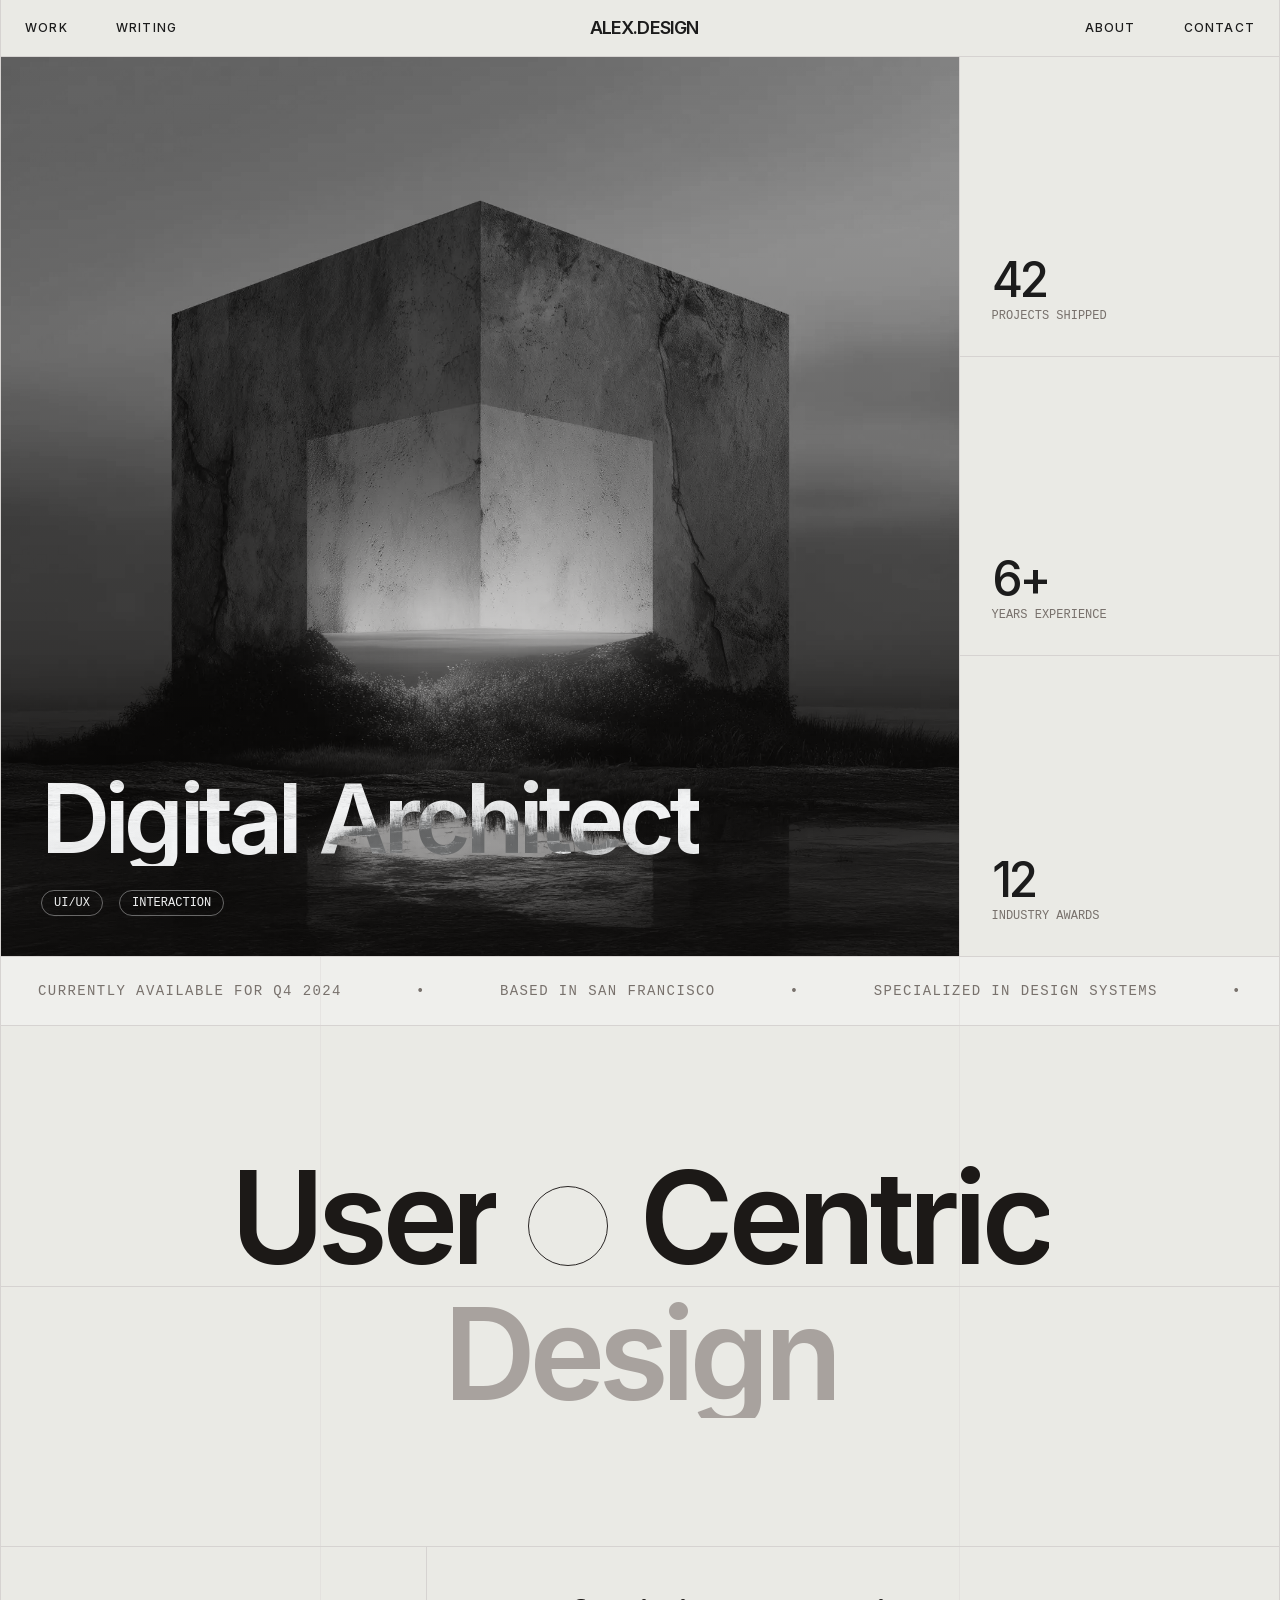
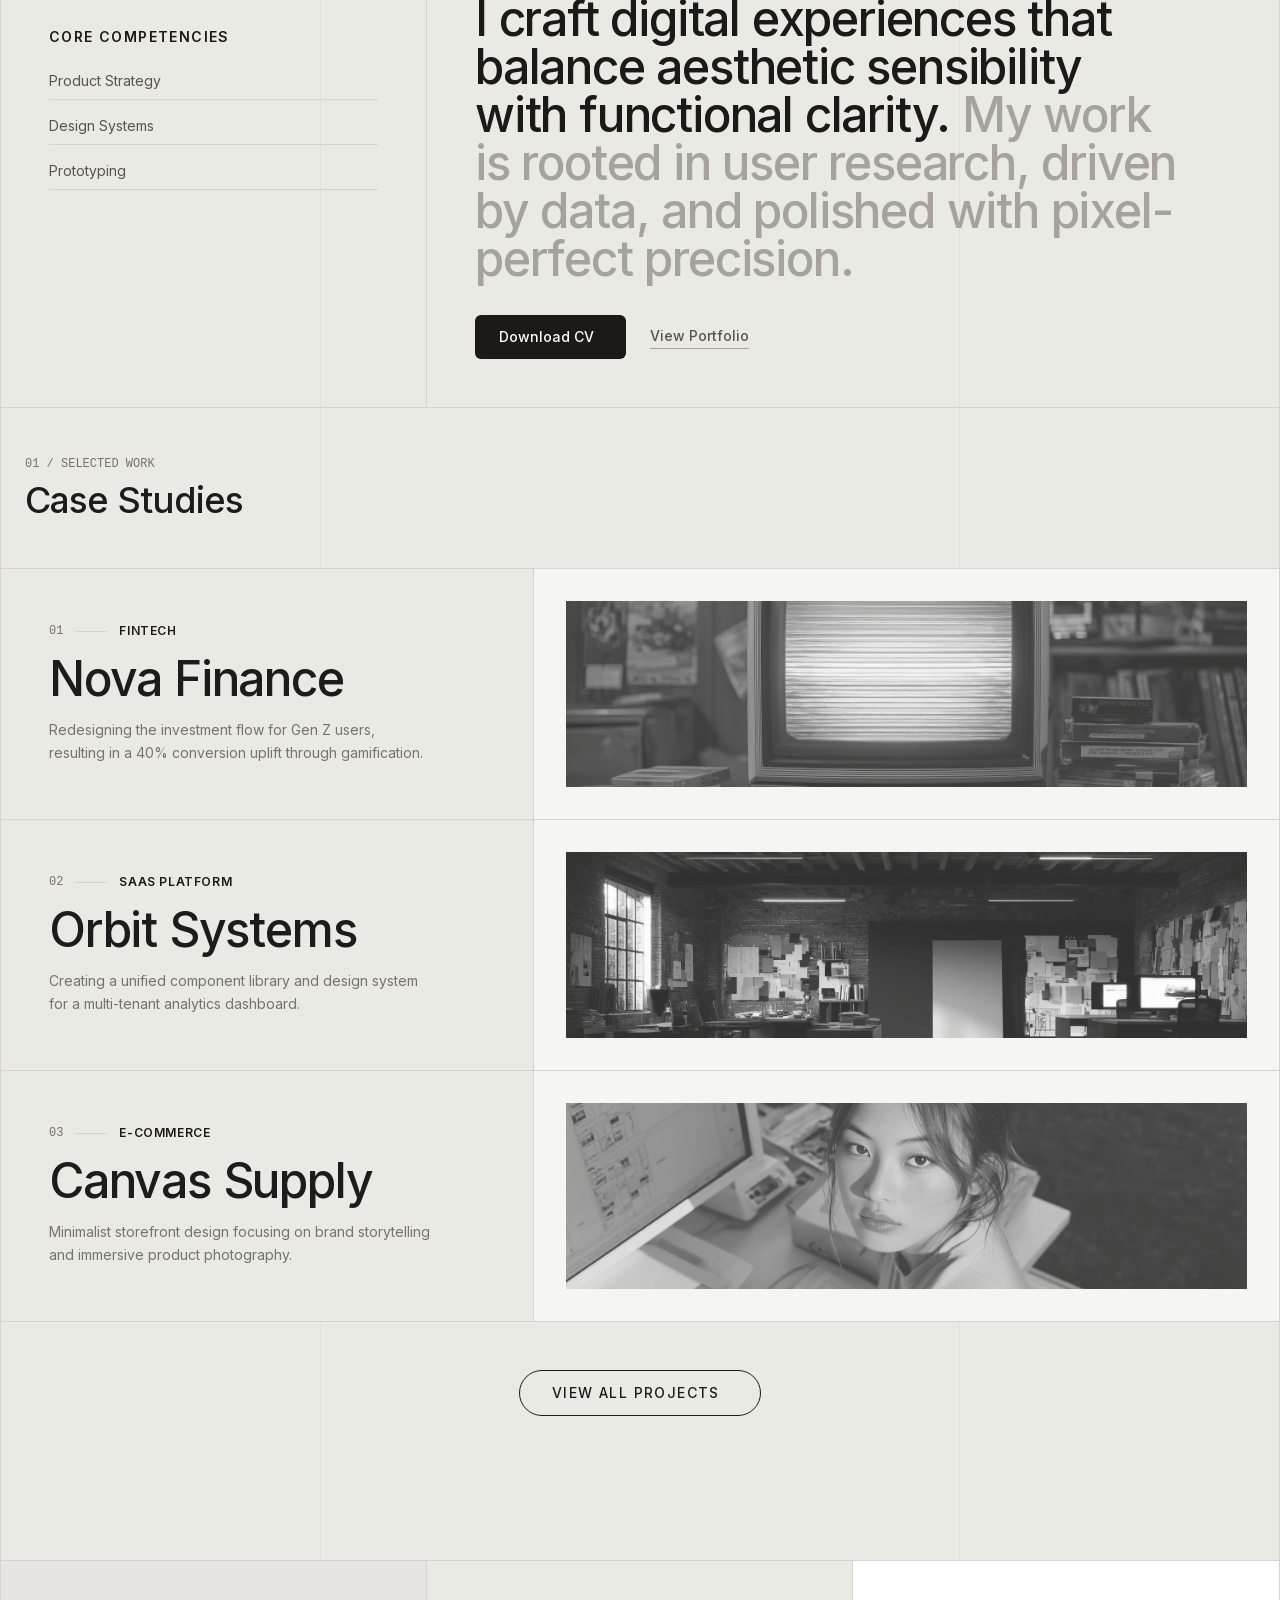
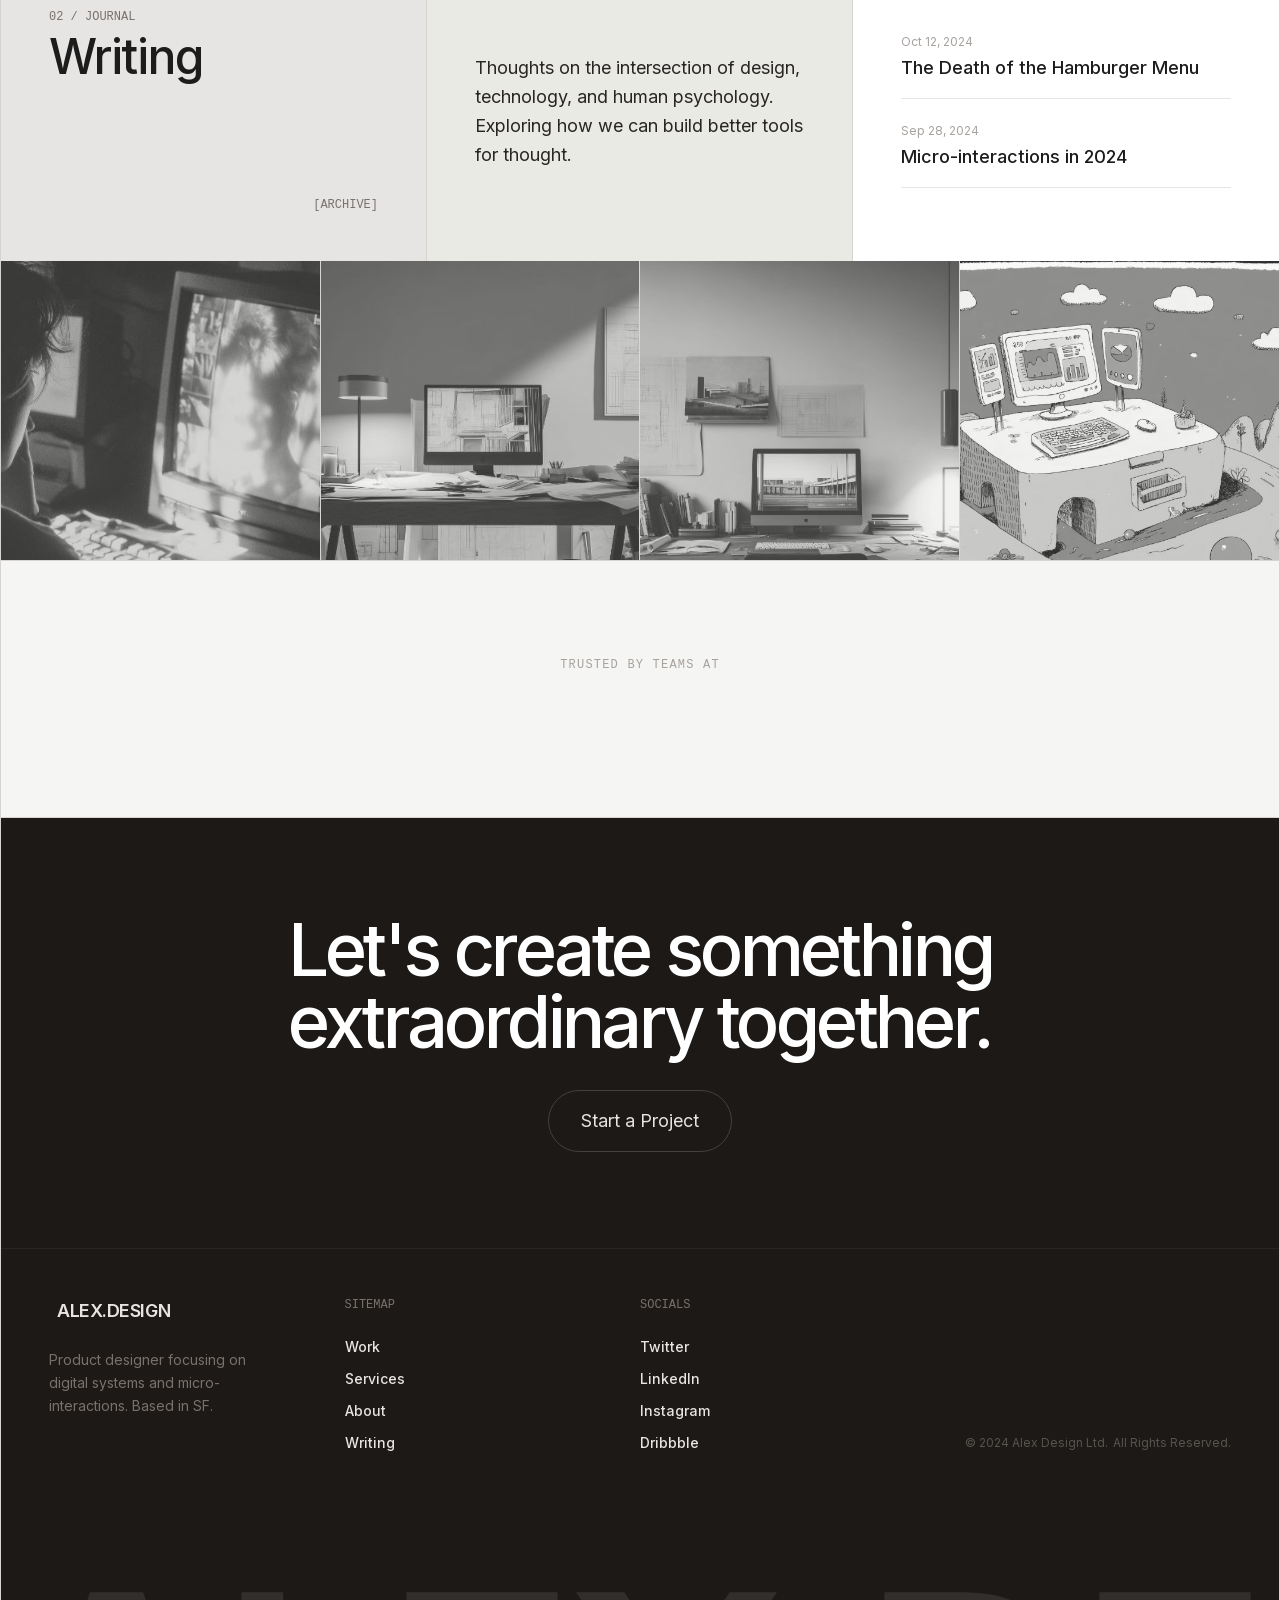
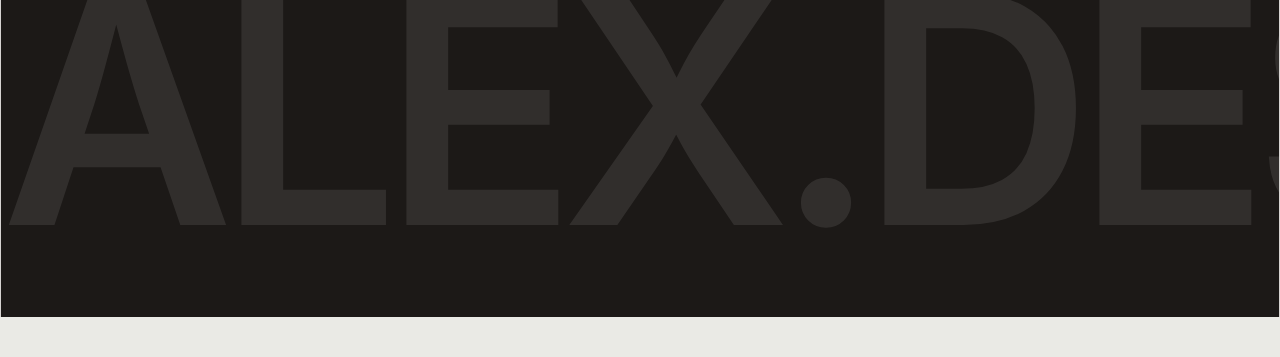
<file: reference/templates/digital-architect.aura.build/index.html>
<html class="scroll-smooth" lang="en"><head><meta charset="utf-8"/>
<meta content="width=device-width, initial-scale=1.0" name="viewport"/>
<title>Portfolio - Product Designer</title>
<script src="assets/resource_3fa48481346f.js"></script>
<script src="assets/iconify-icon_d39ffc6e4c56.js"></script>
<link href="assets/css2_19fd9cc6b396.css" rel="stylesheet"/>
<style>
body { font-family: 'Inter', sans-serif; background-color: #EAEAE5; color: #1C1C1C; overflow-x: hidden; }
/* Base Reveal Animation (Scroll triggered) */
.reveal { opacity: 0; transform: translateY(2rem); transition: all 1s cubic-bezier(0.16, 1, 0.3, 1); }
.reveal.active { opacity: 1; transform: translateY(0); }
/* Masked Text Reveal (For Hero Title) */
.text-reveal-wrapper { overflow: hidden; display: inline-block; vertical-align: bottom; }
.text-reveal-content {
transform: translateY(110%);
opacity: 0;
transition: transform 1.2s cubic-bezier(0.16, 1, 0.3, 1), opacity 1.2s ease;
display: block;
}
.reveal-active .text-reveal-content { transform: translateY(0); opacity: 1; }
/* Stagger Delays */
.delay-100 { transition-delay: 0.1s; }
.delay-200 { transition-delay: 0.2s; }
.delay-300 { transition-delay: 0.3s; }
.delay-500 { transition-delay: 0.5s; }
.delay-700 { transition-delay: 0.7s; }
/* Carousel Fade & Ken Burns */
.carousel-slide { position: absolute; inset: 0; transition: opacity 1.5s ease-in-out; opacity: 0; overflow: hidden; }
.carousel-slide.active { opacity: 1; }
.carousel-slide img { transform: scale(1); transition: transform 10s ease-out; }
.carousel-slide.active img { transform: scale(1.1); }
/* Marquee Animation */
@keyframes marquee {
0% { transform: translateX(0); }
100% { transform: translateX(-50%); }
}
.animate-marquee { display: inline-block; padding-left: 100%; animation: marquee 30s linear infinite; }
/* Add a clone to the HTML for seamless loop or use padding method */
.marquee-container { display: flex; overflow: hidden; user-select: none; }
.marquee-content { flex-shrink: 0; display: flex; justify-content: space-around; min-width: 100%; animation: scroll 40s linear infinite; }
@keyframes scroll {
from { transform: translateX(0); }
to { transform: translateX(-100%); }
}
/* Nav Load Animation */
.nav-load { opacity: 0; transform: translateY(-10px); transition: all 0.8s ease-out; }
.nav-load.loaded { opacity: 1; transform: translateY(0); }
/* Icon Alignment Fix */
iconify-icon { display: inline-flex; align-items: center; justify-content: center; vertical-align: middle; }
/* Utilities */
.no-scrollbar::-webkit-scrollbar { display: none; }
.parallax-element { will-change: transform; }
</style></head>
<body class="antialiased min-h-screen selection:bg-stone-800 selection:text-white pb-10">
<!-- Main Container -->
<div class="max-w-[1400px] mx-auto border-x border-stone-300 relative bg-[#EAEAE5]">
<!-- Vertical Grid Guide Lines -->
<div class="absolute inset-0 pointer-events-none grid grid-cols-1 md:grid-cols-12 gap-0 z-0 h-full w-full">
<div class="hidden md:block md:col-span-3 border-r border-stone-300/40 h-full"></div>
<div class="hidden md:block md:col-span-6 border-r border-stone-300/40 h-full"></div>
<div class="hidden md:block md:col-span-3 h-full"></div>
</div>
<!-- Navigation -->
<header class="relative z-50 border-b border-stone-300 sticky top-0 bg-[#EAEAE5] nav-load">
<div class="flex justify-between items-center px-4 md:px-6 py-5">
<div class="flex items-center gap-12">
<a class="text-xs font-medium tracking-widest uppercase hover:text-stone-500 transition-colors" href="#">Work</a>
<a class="text-xs font-medium tracking-widest uppercase hidden md:block hover:text-stone-500 transition-colors" href="#">Writing</a>
</div>
<div class="absolute left-1/2 -translate-x-1/2 flex items-center gap-2 group cursor-pointer">
<iconify-icon class="text-xl group-hover:rotate-180 transition-transform duration-700" icon="solar:atom-linear"></iconify-icon>
<span class="font-bold tracking-tighter text-lg">ALEX.DESIGN</span>
</div>
<div class="flex items-center gap-12">
<a class="text-xs font-medium tracking-widest uppercase hidden md:block hover:text-stone-500 transition-colors" href="#">About</a>
<a class="text-xs font-medium tracking-widest uppercase hover:text-stone-500 transition-colors" href="#">Contact</a>
</div>
</div>
</header>
<!-- Hero Section -->
<section class="relative z-10 grid grid-cols-1 md:grid-cols-12 border-b border-stone-300 min-h-[900px]">
<!-- Hero Carousel -->
<div class="col-span-1 md:col-span-9 border-b md:border-b-0 md:border-r border-stone-300 relative group overflow-hidden bg-stone-200">
<div class="w-full h-full relative" id="hero-carousel">
<!-- Slide 1 -->
<div class="carousel-slide active">
<img class="w-full h-full object-cover grayscale contrast-125 parallax-img" data-speed="0.05" src="assets/c7fa69dd-d7fb-48f2-a866-ef3663_f6b789593f38.webp"/>
</div>
<!-- Slide 2 -->
<div class="carousel-slide">
<img class="w-full h-full object-cover grayscale contrast-125 parallax-img" data-speed="0.05" src="assets/6c710de5-9712-4c8e-a7db-59ac54_b647957b5aa5.webp"/>
</div>
<!-- Slide 3 -->
<div class="carousel-slide">
<img class="w-full h-full object-cover grayscale contrast-125 parallax-img" data-speed="0.05" src="assets/62cc53b7-3355-4618-b7fa-3283f6_a6d3415bc434.webp"/>
</div>
</div>
<div class="absolute top-0 left-0 w-full h-full bg-gradient-to-b from-transparent to-stone-900/40 pointer-events-none"></div>
<!-- Hero Text -->
<div class="absolute bottom-6 left-6 md:bottom-10 md:left-10 text-white mix-blend-difference z-20">
<h1 class="text-6xl md:text-8xl font-semibold tracking-tighter leading-none mb-2" id="hero-title">
<span class="text-reveal-wrapper"><span class="text-reveal-content delay-200">Digital</span></span>
<span class="text-reveal-wrapper"><span class="text-reveal-content delay-300">Architect</span></span>
</h1>
<div class="mt-6 flex items-center gap-4 reveal delay-500 hero-badge">
<span class="px-3 py-1 border border-white/40 rounded-full text-xs font-mono uppercase backdrop-blur-md">UI/UX</span>
<span class="px-3 py-1 border border-white/40 rounded-full text-xs font-mono uppercase backdrop-blur-md">Interaction</span>
</div>
</div>
</div>
<!-- Stats Column (Staggered Load) -->
<div class="col-span-1 md:col-span-3 grid grid-rows-3 h-full min-h-[400px]">
<!-- Stat 1 -->
<div class="row-span-1 border-b border-stone-300 p-8 flex flex-col justify-between reveal delay-500 hero-stat group hover:bg-white transition-colors">
<iconify-icon class="text-3xl text-stone-400 group-hover:text-stone-800 transition-colors" icon="solar:layers-minimalistic-linear"></iconify-icon>
<div>
<h2 class="text-5xl font-medium tracking-tighter">42</h2>
<span class="text-xs font-mono text-stone-500 mt-1 block">PROJECTS SHIPPED</span>
</div>
</div>
<!-- Stat 2 -->
<div class="row-span-1 border-b border-stone-300 p-8 flex flex-col justify-between reveal delay-700 hero-stat group hover:bg-white transition-colors">
<iconify-icon class="text-3xl text-stone-400 group-hover:text-stone-800 transition-colors" icon="solar:clock-circle-linear"></iconify-icon>
<div>
<h2 class="text-5xl font-medium tracking-tighter">6+</h2>
<span class="text-xs font-mono text-stone-500 mt-1 block">YEARS EXPERIENCE</span>
</div>
</div>
<!-- Stat 3 -->
<div class="row-span-1 p-8 flex flex-col justify-between reveal delay-700 hero-stat group hover:bg-white transition-colors relative overflow-hidden">
<iconify-icon class="text-3xl text-stone-400 group-hover:text-stone-800 transition-colors" icon="solar:cup-star-linear"></iconify-icon>
<div>
<h2 class="text-5xl font-medium tracking-tighter">12</h2>
<span class="text-xs font-mono text-stone-500 mt-1 block">INDUSTRY AWARDS</span>
</div>
<div class="absolute top-4 right-4 animate-spin-slow">
<iconify-icon class="text-stone-200 text-6xl opacity-0 group-hover:opacity-100 transition-opacity duration-700" icon="solar:star-fall-linear"></iconify-icon>
</div>
</div>
</div>
</section>
<!-- Marquee / Divider -->
<div class="border-b border-stone-300 overflow-hidden py-6 bg-stone-100/50">
<div class="marquee-container">
<div class="marquee-content">
<span class="text-sm font-mono uppercase tracking-widest text-stone-500 mx-8">Currently available for Q4 2024</span>
<span class="text-sm font-mono uppercase tracking-widest text-stone-500 mx-8">•</span>
<span class="text-sm font-mono uppercase tracking-widest text-stone-500 mx-8">Based in San Francisco</span>
<span class="text-sm font-mono uppercase tracking-widest text-stone-500 mx-8">•</span>
<span class="text-sm font-mono uppercase tracking-widest text-stone-500 mx-8">Specialized in Design Systems</span>
<span class="text-sm font-mono uppercase tracking-widest text-stone-500 mx-8">•</span>
</div>
<!-- Duplicate for seamless loop -->
<div class="marquee-content">
<span class="text-sm font-mono uppercase tracking-widest text-stone-500 mx-8">Currently available for Q4 2024</span>
<span class="text-sm font-mono uppercase tracking-widest text-stone-500 mx-8">•</span>
<span class="text-sm font-mono uppercase tracking-widest text-stone-500 mx-8">Based in San Francisco</span>
<span class="text-sm font-mono uppercase tracking-widest text-stone-500 mx-8">•</span>
<span class="text-sm font-mono uppercase tracking-widest text-stone-500 mx-8">Specialized in Design Systems</span>
<span class="text-sm font-mono uppercase tracking-widest text-stone-500 mx-8">•</span>
</div>
</div>
</div>
<!-- Typography Banner -->
<section class="relative z-10 py-32 border-b border-stone-300 overflow-hidden">
<div class="flex flex-col items-center gap-2 reveal">
<div class="flex items-center gap-4 md:gap-8">
<h1 class="text-6xl md:text-8xl lg:text-9xl font-semibold tracking-tighter text-stone-900">
<span class="text-reveal-wrapper"><span class="text-reveal-content text-stone-900">User</span></span>
</h1>
<div class="w-12 h-12 md:w-20 md:h-20 border border-stone-800 rounded-full flex items-center justify-center mt-2 md:mt-4 bg-transparent hover:bg-stone-900 hover:text-white transition-all duration-500">
<iconify-icon class="text-2xl md:text-4xl" icon="solar:arrow-down-linear"></iconify-icon>
</div>
<h1 class="text-6xl md:text-8xl lg:text-9xl font-semibold tracking-tighter text-stone-900">
<span class="text-reveal-wrapper"><span class="text-reveal-content delay-100 text-stone-900">Centric</span></span>
</h1>
</div>
<h1 class="text-6xl md:text-8xl lg:text-9xl font-semibold tracking-tighter text-stone-400">
<span class="text-reveal-wrapper"><span class="text-reveal-content delay-200">Design</span></span>
</h1>
</div>
<div class="absolute top-1/2 left-0 w-full h-px bg-stone-300 -z-10"></div>
<!-- Parallax Decoration -->
<div class="absolute top-10 right-[10%] opacity-20 parallax-element" data-speed="-0.02">
<iconify-icon class="text-9xl" icon="solar:record-circle-linear"></iconify-icon>
</div>
</section>
<!-- Intro / Bio Section -->
<section class="relative z-10 grid grid-cols-1 md:grid-cols-12 border-b border-stone-300">
<!-- Left Meta -->
<div class="col-span-1 md:col-span-4 p-8 md:p-12 flex flex-col justify-between min-h-[400px] border-b md:border-b-0 md:border-r border-stone-300 reveal">
<div class="flex flex-col gap-8">
<iconify-icon class="text-5xl text-stone-800" icon="solar:scanner-linear"></iconify-icon>
<div>
<h3 class="text-sm font-bold uppercase tracking-widest text-stone-900 mb-6">Core Competencies</h3>
<div class="space-y-4">
<div class="flex items-center justify-between border-b border-stone-300 pb-2">
<span class="text-sm text-stone-600">Product Strategy</span>
<iconify-icon class="text-stone-400 text-lg" icon="solar:check-circle-linear"></iconify-icon>
</div>
<div class="flex items-center justify-between border-b border-stone-300 pb-2">
<span class="text-sm text-stone-600">Design Systems</span>
<iconify-icon class="text-stone-400 text-lg" icon="solar:check-circle-linear"></iconify-icon>
</div>
<div class="flex items-center justify-between border-b border-stone-300 pb-2">
<span class="text-sm text-stone-600">Prototyping</span>
<iconify-icon class="text-stone-400 text-lg" icon="solar:check-circle-linear"></iconify-icon>
</div>
</div>
</div>
</div>
</div>
<!-- Right Content -->
<div class="col-span-1 md:col-span-8 p-8 md:p-12 md:pr-24 flex flex-col justify-center reveal delay-100">
<h2 class="text-3xl md:text-5xl font-medium tracking-tight leading-tight text-stone-900 mb-8">
                    I craft digital experiences that balance aesthetic sensibility with functional clarity. 
                    <span class="text-stone-400">My work is rooted in user research, driven by data, and polished with pixel-perfect precision.</span>
</h2>
<div class="flex gap-6 items-center">
<button class="px-6 py-3 bg-stone-900 text-white rounded-md text-sm font-medium hover:bg-stone-700 transition-all flex items-center gap-2 group">
                        Download CV
                        <iconify-icon class="text-lg group-hover:translate-y-1 transition-transform" icon="solar:file-download-linear"></iconify-icon>
</button>
<a class="text-sm font-medium text-stone-600 hover:text-stone-900 border-b border-stone-400 hover:border-stone-900 pb-0.5 transition-colors" href="#work">View Portfolio</a>
</div>
</div>
</section>
<!-- Selected Projects (List View) -->
<section class="relative z-10 py-12" id="work">
<div class="px-4 md:px-6 mb-12 flex justify-between items-end reveal">
<div>
<span class="text-xs font-mono uppercase text-stone-500 mb-2 block">01 / Selected Work</span>
<h3 class="text-4xl font-medium tracking-tight">Case Studies</h3>
</div>
<iconify-icon class="text-3xl text-stone-400" icon="solar:arrow-right-down-linear"></iconify-icon>
</div>
<!-- Project 1 -->
<div class="group border-y border-stone-300 bg-[#EAEAE5] hover:bg-white transition-colors duration-500 cursor-pointer overflow-hidden">
<div class="max-w-[1400px] mx-auto grid grid-cols-1 md:grid-cols-12 min-h-[250px]">
<div class="col-span-1 md:col-span-5 p-8 md:p-12 border-r border-stone-300/0 md:border-stone-300 reveal flex flex-col justify-center">
<div class="flex items-center gap-3 mb-4">
<span class="text-xs font-mono text-stone-500">01</span>
<div class="h-px w-8 bg-stone-300"></div>
<span class="text-xs font-bold uppercase tracking-wider text-stone-900">Fintech</span>
</div>
<h4 class="text-4xl md:text-5xl font-medium tracking-tight mb-4 group-hover:translate-x-2 transition-transform duration-500">Nova Finance</h4>
<p class="text-stone-500 text-sm leading-relaxed max-w-sm">Redesigning the investment flow for Gen Z users, resulting in a 40% conversion uplift through gamification.</p>
</div>
<div class="col-span-7 hidden md:block relative overflow-hidden">
<div class="absolute inset-0 bg-stone-100 flex items-center justify-center p-8">
<img class="w-full h-full object-cover grayscale opacity-80 group-hover:scale-105 group-hover:grayscale-0 transition-all duration-700" src="assets/4b7d31e6-5b45-47eb-9853-96bbb9_bf1aa5f9d2cf.webp"/>
</div>
</div>
</div>
</div>
<!-- Project 2 -->
<div class="group border-b border-stone-300 bg-[#EAEAE5] hover:bg-white transition-colors duration-500 cursor-pointer overflow-hidden">
<div class="max-w-[1400px] mx-auto grid grid-cols-1 md:grid-cols-12 min-h-[250px]">
<div class="col-span-1 md:col-span-5 p-8 md:p-12 border-r border-stone-300/0 md:border-stone-300 reveal flex flex-col justify-center">
<div class="flex items-center gap-3 mb-4">
<span class="text-xs font-mono text-stone-500">02</span>
<div class="h-px w-8 bg-stone-300"></div>
<span class="text-xs font-bold uppercase tracking-wider text-stone-900">SaaS Platform</span>
</div>
<h4 class="text-4xl md:text-5xl font-medium tracking-tight mb-4 group-hover:translate-x-2 transition-transform duration-500">Orbit Systems</h4>
<p class="text-stone-500 text-sm leading-relaxed max-w-sm">Creating a unified component library and design system for a multi-tenant analytics dashboard.</p>
</div>
<div class="col-span-7 hidden md:block relative overflow-hidden">
<div class="absolute inset-0 bg-stone-100 flex items-center justify-center p-8">
<img class="w-full h-full object-cover grayscale opacity-80 group-hover:scale-105 group-hover:grayscale-0 transition-all duration-700" src="assets/5ea5c0e9-3047-467a-9eaf-e49f65_6a6f021d85c6.webp"/>
</div>
</div>
</div>
</div>
<!-- Project 3 -->
<div class="group border-b border-stone-300 bg-[#EAEAE5] hover:bg-white transition-colors duration-500 cursor-pointer overflow-hidden">
<div class="max-w-[1400px] mx-auto grid grid-cols-1 md:grid-cols-12 min-h-[250px]">
<div class="col-span-1 md:col-span-5 p-8 md:p-12 border-r border-stone-300/0 md:border-stone-300 reveal flex flex-col justify-center">
<div class="flex items-center gap-3 mb-4">
<span class="text-xs font-mono text-stone-500">03</span>
<div class="h-px w-8 bg-stone-300"></div>
<span class="text-xs font-bold uppercase tracking-wider text-stone-900">E-Commerce</span>
</div>
<h4 class="text-4xl md:text-5xl font-medium tracking-tight mb-4 group-hover:translate-x-2 transition-transform duration-500">Canvas Supply</h4>
<p class="text-stone-500 text-sm leading-relaxed max-w-sm">Minimalist storefront design focusing on brand storytelling and immersive product photography.</p>
</div>
<div class="col-span-7 hidden md:block relative overflow-hidden">
<div class="absolute inset-0 bg-stone-100 flex items-center justify-center p-8">
<img class="w-full h-full object-cover grayscale opacity-80 group-hover:scale-105 group-hover:grayscale-0 transition-all duration-700" src="assets/ddab06d9-9060-42a5-9052-32121a_7062a2506669.webp"/>
</div>
</div>
</div>
</div>
<div class="flex justify-center mt-12 reveal">
<a class="inline-flex items-center gap-2 text-sm font-medium uppercase tracking-widest border border-stone-900 rounded-full px-8 py-3 hover:bg-stone-900 hover:text-white transition-all" href="#">
                    View All Projects
                    <iconify-icon class="text-lg" icon="solar:arrow-right-linear"></iconify-icon>
</a>
</div>
</section>
<!-- Blog / Writing Section Header -->
<section class="relative z-10 grid grid-cols-1 md:grid-cols-12 border-t border-stone-300 mt-24">
<!-- Title -->
<div class="col-span-1 md:col-span-4 p-8 md:p-12 border-b md:border-b-0 md:border-r border-stone-300 flex flex-col justify-between min-h-[300px] reveal bg-stone-200">
<div>
<span class="text-xs font-mono uppercase text-stone-500 mb-2 block">02 / Journal</span>
<h2 class="text-5xl font-medium tracking-tight">Writing</h2>
</div>
<div class="flex items-end justify-between">
<iconify-icon class="text-5xl text-stone-800" icon="solar:pen-new-square-linear"></iconify-icon>
<span class="text-xs font-mono text-stone-500">[ARCHIVE]</span>
</div>
</div>
<!-- Description -->
<div class="col-span-1 md:col-span-8 grid grid-cols-1 md:grid-cols-2">
<div class="p-8 md:p-12 border-b md:border-b-0 md:border-r border-stone-300 flex items-center reveal delay-100">
<p class="text-lg leading-relaxed text-stone-800">
                        Thoughts on the intersection of design, technology, and human psychology. Exploring how we can build better tools for thought.
                    </p>
</div>
<div class="p-8 md:p-12 flex flex-col justify-center gap-6 reveal delay-200 bg-white">
<a class="group flex items-start justify-between border-b border-stone-200 pb-4" href="#">
<div>
<span class="text-xs text-stone-400 mb-1 block">Oct 12, 2024</span>
<h4 class="text-lg font-medium group-hover:text-stone-600 transition-colors">The Death of the Hamburger Menu</h4>
</div>
<iconify-icon class="text-stone-300 text-xl group-hover:text-stone-900 transition-all" icon="solar:arrow-right-up-linear"></iconify-icon>
</a>
<a class="group flex items-start justify-between border-b border-stone-200 pb-4" href="#">
<div>
<span class="text-xs text-stone-400 mb-1 block">Sep 28, 2024</span>
<h4 class="text-lg font-medium group-hover:text-stone-600 transition-colors">Micro-interactions in 2024</h4>
</div>
<iconify-icon class="text-stone-300 text-xl group-hover:text-stone-900 transition-all" icon="solar:arrow-right-up-linear"></iconify-icon>
</a>
</div>
</div>
</section>
<!-- Image Grid Parallax -->
<section class="relative z-10 grid grid-cols-2 md:grid-cols-4 border-b border-stone-300 h-[300px] overflow-hidden">
<img class="w-full h-[120%] object-cover grayscale opacity-80 border-r border-stone-300 parallax-img" data-speed="0.05" src="assets/ede50f82-0ad0-4579-a4ae-3a9428_fd09ad4bf2a1.jpg"/>
<img class="w-full h-[120%] object-cover grayscale opacity-80 border-r border-stone-300 parallax-img" data-speed="0.08" src="assets/e9d001f3-ebe3-45c2-b556-b53a55_6b8718ffa723.jpg"/>
<img class="w-full h-[120%] object-cover grayscale opacity-80 border-r border-stone-300 parallax-img" data-speed="0.03" src="assets/87e5e02b-a5b6-43ff-b9a4-5e299f_665111a88a86.jpg"/>
<img class="w-full h-[120%] object-cover grayscale opacity-80 parallax-img" data-speed="0.1" src="assets/2700a02e-2471-497e-8ca2-3196fc_50242a508302.webp"/>
</section>
<!-- Client List -->
<section class="relative z-10 border-b border-stone-300 py-24 bg-stone-100">
<div class="text-center mb-12">
<span class="text-xs font-mono uppercase text-stone-400 tracking-widest">Trusted by teams at</span>
</div>
<!-- Simple Icons as Logos -->
<div class="grid grid-cols-2 md:grid-cols-4 gap-12 md:gap-20 px-8 justify-items-center items-center opacity-50 grayscale hover:grayscale-0 transition-all duration-700">
<div class="reveal">
<iconify-icon class="text-stone-900" height="36" icon="simple-icons:airbnb"></iconify-icon>
</div>
<div class="reveal delay-100">
<iconify-icon class="text-stone-900" height="36" icon="simple-icons:spotify"></iconify-icon>
</div>
<div class="reveal delay-200">
<iconify-icon class="text-stone-900" height="36" icon="simple-icons:notion"></iconify-icon>
</div>
<div class="reveal delay-300">
<iconify-icon class="text-stone-900" height="36" icon="simple-icons:linear"></iconify-icon>
</div>
</div>
</section>
<!-- Balanced Footer -->
<footer class="relative z-10 bg-stone-900 text-stone-200 pt-24 pb-12">
<!-- Top CTA Section -->
<div class="px-6 md:px-12 mb-24 text-center">
<div class="reveal">
<h2 class="text-5xl md:text-7xl font-medium tracking-tighter mb-8 text-white">Let's create something<br/>extraordinary together.</h2>
<a class="inline-block border border-stone-700 rounded-full px-8 py-4 text-lg hover:bg-white hover:text-stone-900 transition-all duration-300" href="mailto:hello@alex.design">
                        Start a Project
                    </a>
</div>
</div>
<div class="border-t border-stone-800 w-full mb-12"></div>
<!-- Balanced Grid -->
<div class="grid grid-cols-1 md:grid-cols-12 px-6 md:px-12 gap-12 md:gap-0">
<!-- Column 1: Brand -->
<div class="col-span-1 md:col-span-3">
<div class="flex items-center gap-2 mb-6">
<iconify-icon class="text-xl" icon="solar:atom-linear"></iconify-icon>
<span class="font-bold tracking-tight text-lg">ALEX.DESIGN</span>
</div>
<p class="text-stone-500 text-sm leading-relaxed max-w-[200px]">
                        Product designer focusing on digital systems and micro-interactions. Based in SF.
                    </p>
</div>
<!-- Column 2: Sitemap -->
<div class="col-span-1 md:col-span-3">
<h4 class="text-xs font-mono uppercase text-stone-500 mb-6">Sitemap</h4>
<ul class="space-y-3 text-sm font-medium">
<li><a class="hover:text-white transition-colors" href="#">Work</a></li>
<li><a class="hover:text-white transition-colors" href="#">Services</a></li>
<li><a class="hover:text-white transition-colors" href="#">About</a></li>
<li><a class="hover:text-white transition-colors" href="#">Writing</a></li>
</ul>
</div>
<!-- Column 3: Socials -->
<div class="col-span-1 md:col-span-3">
<h4 class="text-xs font-mono uppercase text-stone-500 mb-6">Socials</h4>
<ul class="space-y-3 text-sm font-medium">
<li><a class="hover:text-white transition-colors flex items-center gap-2" href="#">Twitter <iconify-icon class="text-xs text-stone-600" icon="solar:arrow-right-up-linear"></iconify-icon></a></li>
<li><a class="hover:text-white transition-colors flex items-center gap-2" href="#">LinkedIn <iconify-icon class="text-xs text-stone-600" icon="solar:arrow-right-up-linear"></iconify-icon></a></li>
<li><a class="hover:text-white transition-colors flex items-center gap-2" href="#">Instagram <iconify-icon class="text-xs text-stone-600" icon="solar:arrow-right-up-linear"></iconify-icon></a></li>
<li><a class="hover:text-white transition-colors flex items-center gap-2" href="#">Dribbble <iconify-icon class="text-xs text-stone-600" icon="solar:arrow-right-up-linear"></iconify-icon></a></li>
</ul>
</div>
<!-- Column 4: Meta -->
<div class="col-span-1 md:col-span-3 flex flex-col justify-between h-full">
<div class="text-right hidden md:block">
<iconify-icon class="text-4xl text-stone-800" icon="solar:globe-linear"></iconify-icon>
</div>
<div class="text-left md:text-right mt-4 md:mt-0">
<span class="text-xs text-stone-600">© 2024 Alex Design Ltd.</span>
<span class="text-xs text-stone-600">All Rights Reserved.</span>
</div>
</div>
</div>
<!-- Big Text Footer -->
<div class="mt-24 text-center opacity-10 pointer-events-none select-none overflow-hidden">
<span class="text-[12rem] md:text-[20rem] font-bold leading-none tracking-tighter whitespace-nowrap">ALEX.DESIGN</span>
</div>
</footer>
</div>
<script>
        // Intersection Observer for Reveals
        document.addEventListener('DOMContentLoaded', () => {
            
            // 1. Initial Hero Animations (Triggered on Load)
            setTimeout(() => {
                document.querySelector('header').classList.add('loaded');
            }, 100);

            // Trigger Hero Title Text Reveal
            setTimeout(() => {
                const heroTitle = document.getElementById('hero-title');
                if(heroTitle) heroTitle.classList.add('reveal-active');
            }, 500);

            // Trigger Hero Badge & Stats manually so they don't wait for scroll
            setTimeout(() => {
                document.querySelectorAll('.hero-badge, .hero-stat').forEach(el => {
                    el.classList.add('active');
                });
            }, 500);

            // 2. Scroll Observer for the rest of the page
            const observerOptions = {
                root: null,
                rootMargin: '0px',
                threshold: 0.15
            };

            const observer = new IntersectionObserver((entries) => {
                entries.forEach(entry => {
                    if (entry.isIntersecting) {
                        entry.target.classList.add('active');
                        // Add reveal-active to children if they exist (for text reveals)
                        const textWrappers = entry.target.querySelectorAll('.text-reveal-wrapper');
                        if(textWrappers.length > 0 || entry.target.classList.contains('text-reveal-wrapper')) {
                            entry.target.classList.add('reveal-active');
                        }
                        // Handle internal text reveal wrappers specifically
                        if(entry.target.tagName === 'H1') { // Catch specific typography section headers
                             entry.target.classList.add('reveal-active');
                        }
                    }
                });
            }, observerOptions);

            document.querySelectorAll('.reveal').forEach(el => observer.observe(el));
            // Observe custom text reveal sections
            document.querySelectorAll('h1').forEach(el => {
                if(el.querySelector('.text-reveal-content')) observer.observe(el);
            });

            // 3. Carousel Logic
            const slides = document.querySelectorAll('.carousel-slide');
            let currentSlide = 0;
            
            setInterval(() => {
                slides[currentSlide].classList.remove('active');
                currentSlide = (currentSlide + 1) % slides.length;
                slides[currentSlide].classList.add('active');
            }, 5000);

            // 4. Parallax Logic
            window.addEventListener('scroll', () => {
                const scrolled = window.scrollY;
                document.querySelectorAll('.parallax-img').forEach((el) => {
                    const speed = el.dataset.speed || 0.1;
                    el.style.transform = `translateY(${scrolled * speed}px)`;
                });
                
                document.querySelectorAll('.parallax-element').forEach((el) => {
                    const speed = el.dataset.speed || 0.1;
                    el.style.transform = `translateY(${scrolled * speed}px)`;
                });
            });
        });
    </script>
<script data-img-fallback-handler="">!function(){var f=["https://hoirqrkdgbmvpwutwuwj.supabase.co/storage/v1/object/public/assets/assets/917d6f93-fb36-439a-8c48-884b67b35381_1600w.jpg","https://hoirqrkdgbmvpwutwuwj.supabase.co/storage/v1/object/public/assets/assets/4734259a-bad7-422f-981e-ce01e79184f2_1600w.jpg","https://hoirqrkdgbmvpwutwuwj.supabase.co/storage/v1/object/public/assets/assets/c543a9e1-f226-4ced-80b0-feb8445a75b9_1600w.jpg","https://hoirqrkdgbmvpwutwuwj.supabase.co/storage/v1/object/public/assets/assets/5bab247f-35d9-400d-a82b-fd87cfe913d2_1600w.webp","https://hoirqrkdgbmvpwutwuwj.supabase.co/storage/v1/object/public/assets/assets/30104e3c-5eea-4b93-93e9-5313698a7156_1600w.webp"],h=new Set;function g(s){for(var x=0,i=0;i<s.length;i++)x=(x<<5)-x+s.charCodeAt(i)|0;return f[Math.abs(x)%f.length]}function r(t){var s=t.src;if(s&&!h.has(s)){h.add(s);t.src=g(s)}}window.addEventListener("error",function(e){var t=e.target;if(t&&t.tagName==="IMG")r(t)},!0);function c(){document.querySelectorAll("img").forEach(function(i){if(i.complete&&!i.naturalWidth&&i.src)r(i)})}if(document.readyState==="loading")document.addEventListener("DOMContentLoaded",c);else c()}()</script></body></html>
</file>
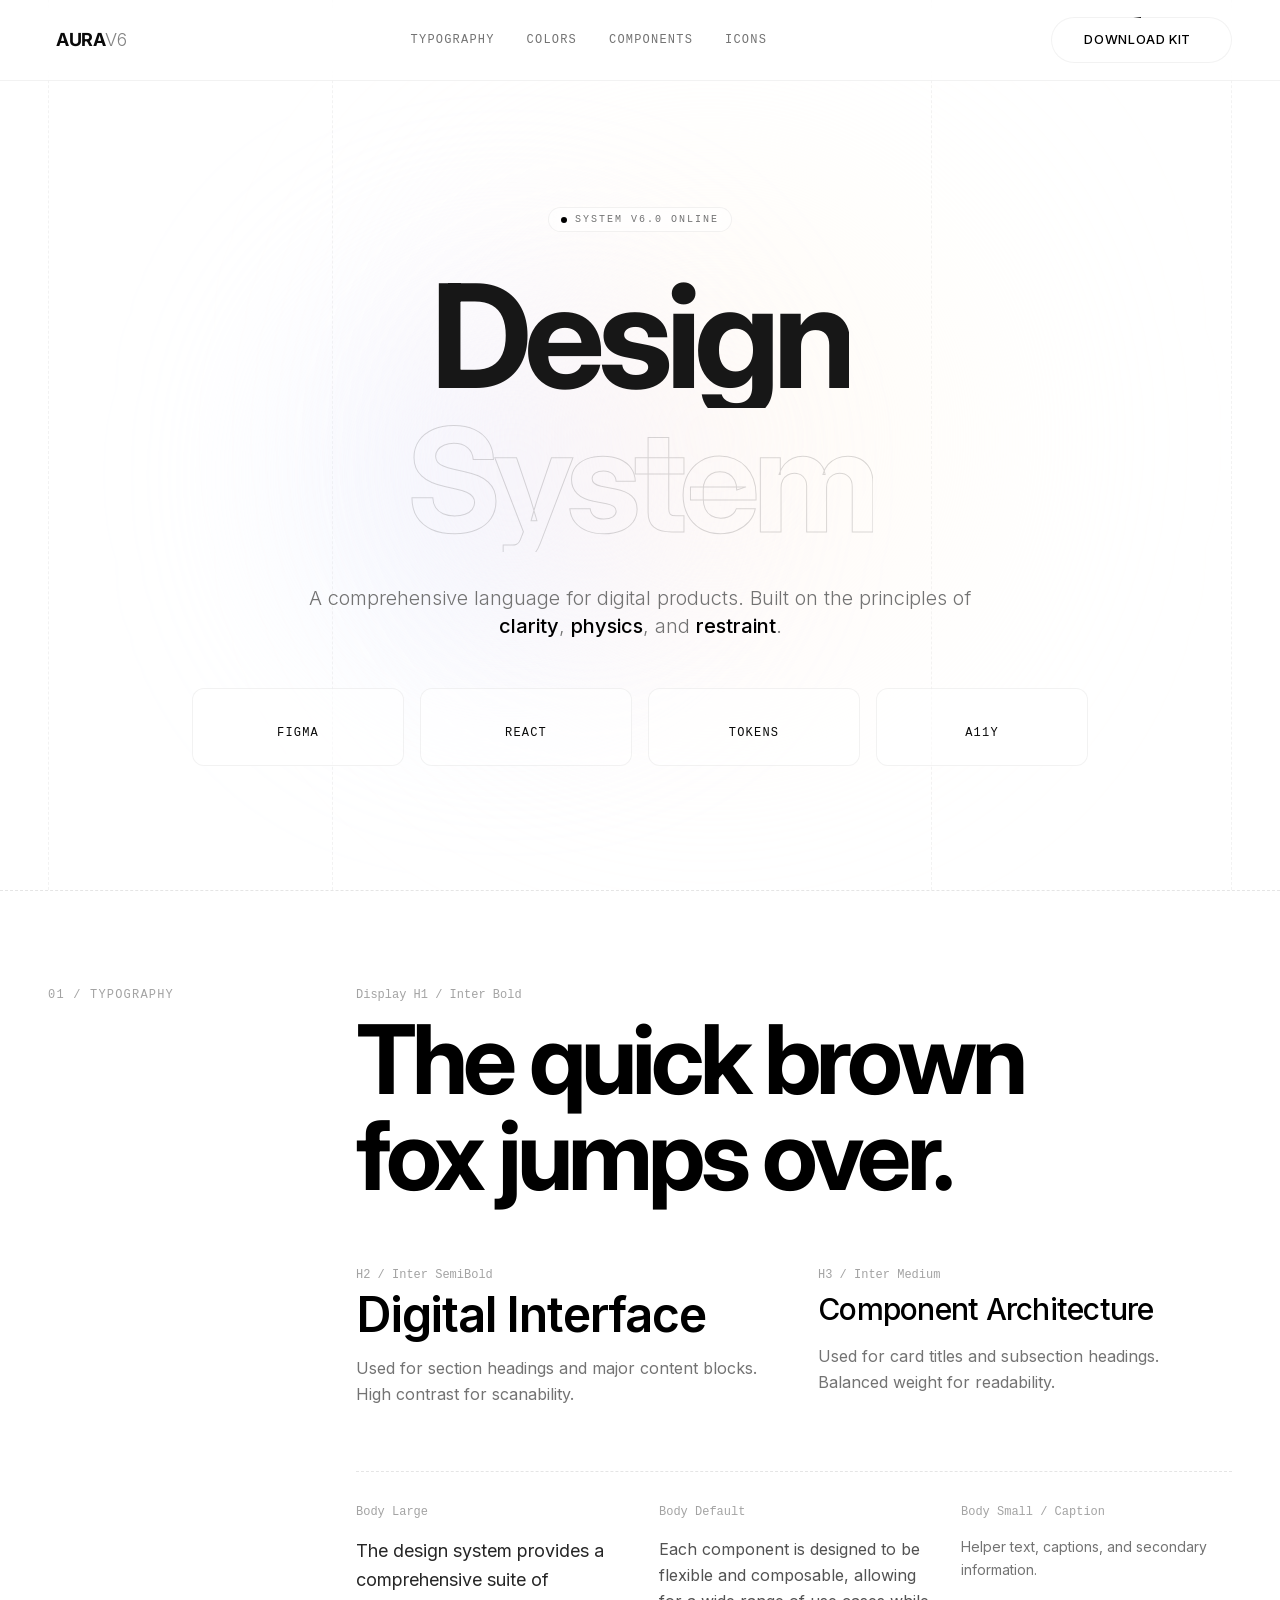
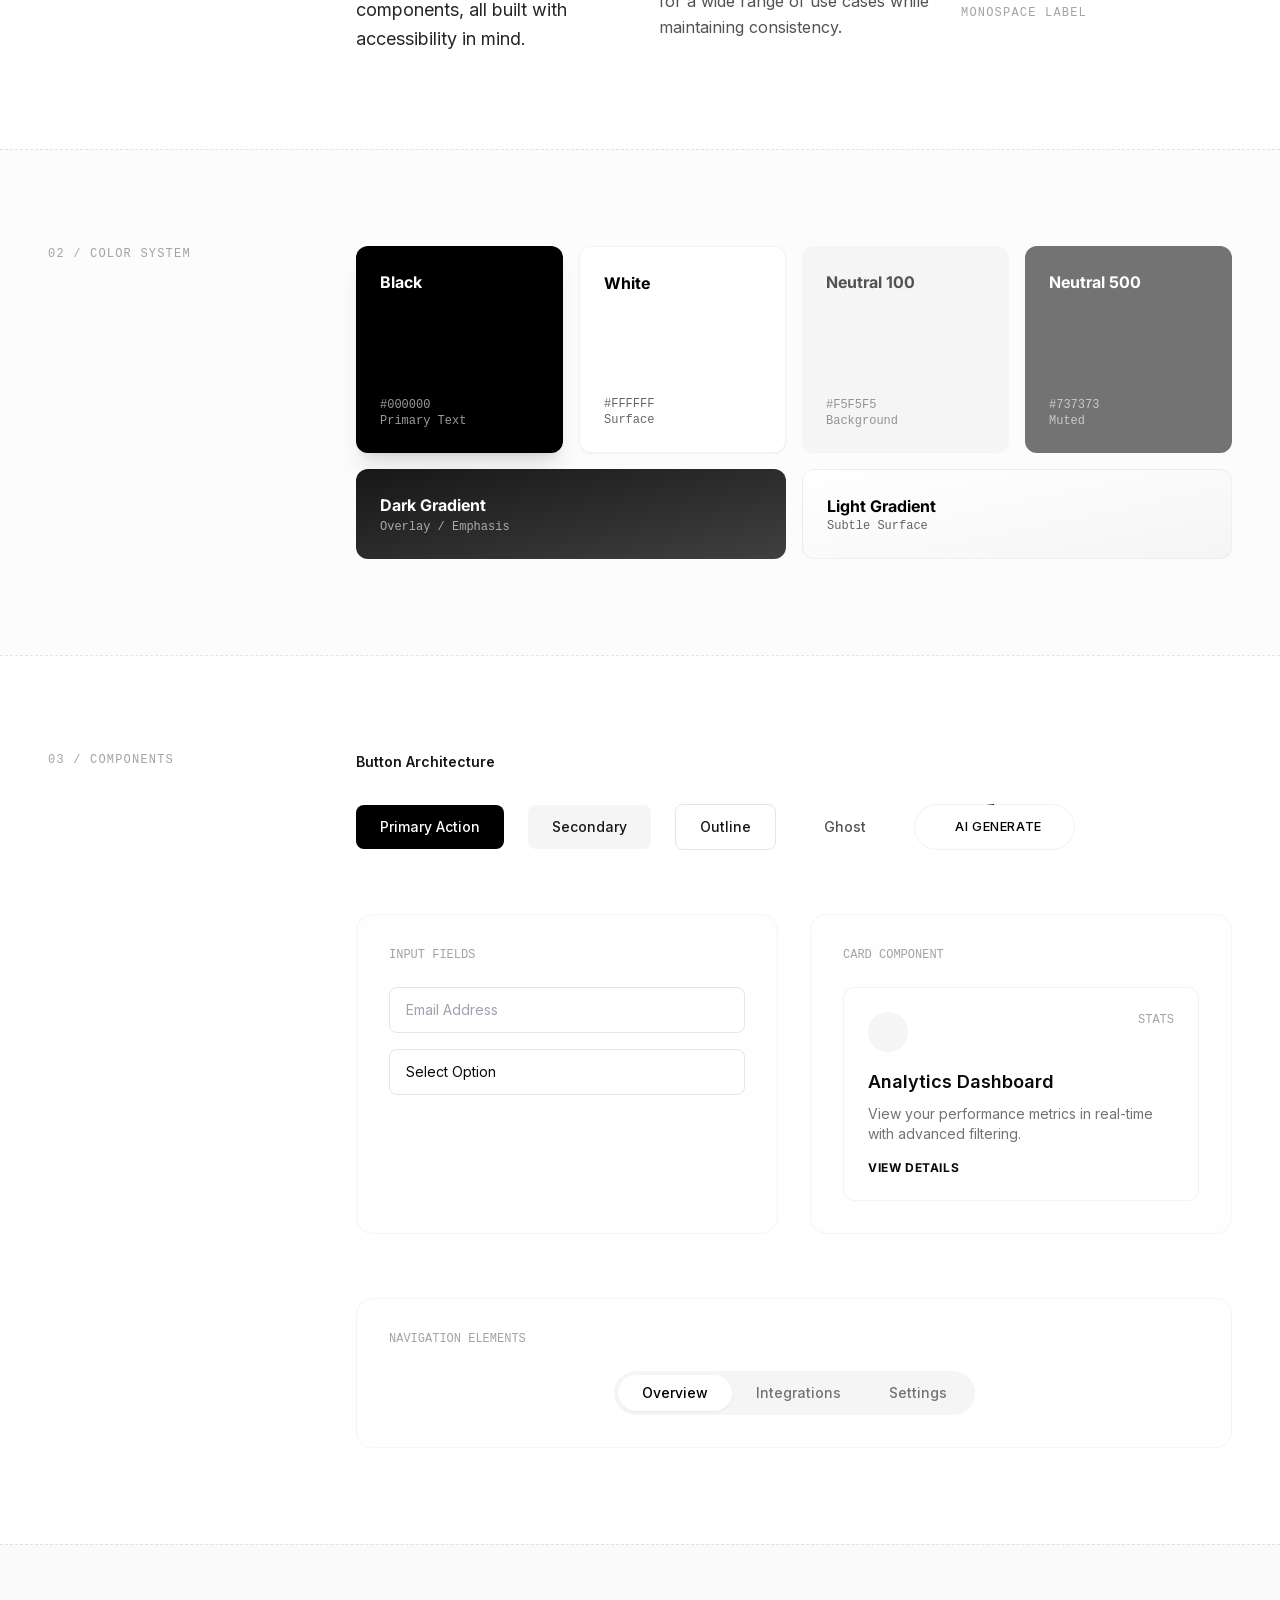
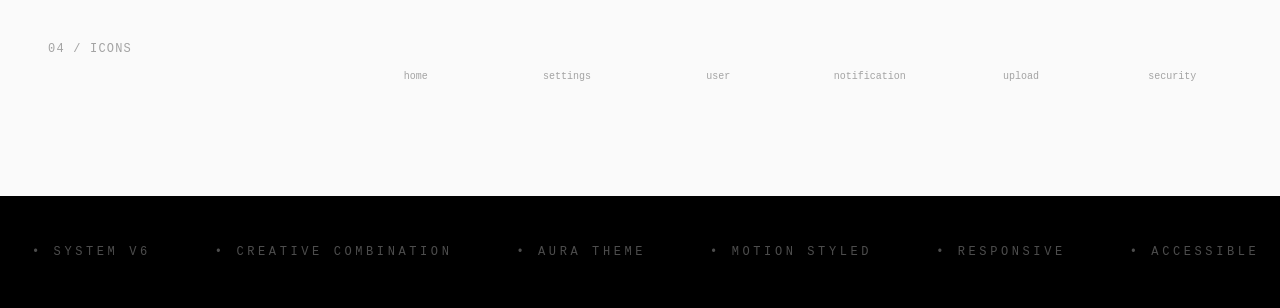
<file: reference/design_system10.html>
<!DOCTYPE html>
<html class="scroll-smooth" lang="en">

<head>
    <meta charset="utf-8" />
    <meta content="width=device-width, initial-scale=1.0" name="viewport" />
    <title>AURA V6 Exospheric Design System</title>

    <!-- Core Resources -->
    <script src="templates/digital-architect.aura.build/assets/resource_3fa48481346f.js"></script>
    <script src="templates/digital-architect.aura.build/assets/iconify-icon_d39ffc6e4c56.js"></script>
    <link href="templates/digital-architect.aura.build/assets/css2_19fd9cc6b396.css" rel="stylesheet" />

    <!-- Fonts -->
    <link
        href="https://fonts.googleapis.com/css2?family=JetBrains+Mono:wght@400;500&family=Inter:wght@200;300;400;500;600;800&display=swap"
        rel="stylesheet">

    <style>
        /* =========================================
           1. CORE TOKENS & RESET
           ========================================= */
        :root {
            /* Colors */
            --bg-body: #FFFFFF;
            --bg-surface: #F9F9F9;
            --bg-highlight: #F0F0F0;
            --text-main: #0A0A0A;
            --text-muted: #737373;
            --text-light: #A3A3A3;
            --border-light: #E5E5E5;
            --accent-primary: #000000;
            --accent-glow: rgba(0, 0, 0, 0.05);

            /* Spacing */
            --space-unit: 8px;

            /* Motion */
            --ease-out-expo: cubic-bezier(0.16, 1, 0.3, 1);
            --ease-in-out-circ: cubic-bezier(0.85, 0, 0.15, 1);
        }

        body {
            font-family: 'Inter', sans-serif;
            background-color: var(--bg-body);
            color: var(--text-main);
            overflow-x: hidden;
            -webkit-font-smoothing: antialiased;
            margin: 0;
            padding: 0;
        }

        .font-mono {
            font-family: 'JetBrains Mono', monospace;
        }

        /* =========================================
           2. ADVANCED MOTION SYSTEM (HYBRID)
           ========================================= */

        /* 2.1 Reveal / Enter Animations */
        @keyframes slideUpFade {
            0% {
                opacity: 0;
                transform: translateY(40px) scale(0.98);
                filter: blur(10px);
            }

            100% {
                opacity: 1;
                transform: translateY(0) scale(1);
                filter: blur(0px);
            }
        }

        @keyframes clipReveal {
            0% {
                clip-path: inset(100% 0 0 0);
                transform: translateY(20px);
            }

            100% {
                clip-path: inset(0 0 0 0);
                transform: translateY(0);
            }
        }

        .motion-enter {
            opacity: 0;
            animation-play-state: paused;
        }

        .motion-enter.active {
            animation: slideUpFade 1.2s var(--ease-out-expo) forwards;
            animation-play-state: running;
        }

        .clip-enter {
            clip-path: inset(100% 0 0 0);
            transition: clip-path 1.2s var(--ease-out-expo), transform 1.2s var(--ease-out-expo);
        }

        .clip-enter.active {
            clip-path: inset(0 0 0 0);
        }

        /* Stagger Delays */
        .delay-100 {
            animation-delay: 0.1s;
            transition-delay: 0.1s;
        }

        .delay-200 {
            animation-delay: 0.2s;
            transition-delay: 0.2s;
        }

        .delay-300 {
            animation-delay: 0.3s;
            transition-delay: 0.3s;
        }

        .delay-500 {
            animation-delay: 0.5s;
            transition-delay: 0.5s;
        }

        .delay-700 {
            animation-delay: 0.7s;
            transition-delay: 0.7s;
        }

        /* 2.2 Hero Text Reveal (Masked) */
        .hero-text-mask {
            overflow: hidden;
            display: inline-flex;
            line-height: 1;
        }

        .hero-text-mask span {
            transform: translateY(110%) rotate(2deg);
            opacity: 0;
            transition: all 1.4s var(--ease-out-expo);
            display: inline-block;
            transform-origin: top left;
        }

        .hero-text-mask.active span {
            transform: translateY(0) rotate(0deg);
            opacity: 1;
        }

        /* 2.3 Interactive Hovers */
        .hover-lift {
            transition: transform 0.4s var(--ease-out-expo), box-shadow 0.4s var(--ease-out-expo);
        }

        .hover-lift:hover {
            transform: translateY(-4px);
            box-shadow: 0 10px 30px -10px rgba(0, 0, 0, 0.1);
        }

        /* 2.4 Infinite Marquee */
        @keyframes marquee {
            0% {
                transform: translateX(0);
            }

            100% {
                transform: translateX(-50%);
            }
        }

        .marquee-track {
            display: flex;
            width: max-content;
            animation: marquee 40s linear infinite;
        }

        /* =========================================
           3. COMPONENT STYLING
           ========================================= */

        /* 3.1 Transparent/Outline Text */
        .text-transparent-stroke {
            color: transparent;
            -webkit-text-stroke: 1px rgba(0, 0, 0, 0.15);
            transition: all 0.6s ease;
            position: relative;
        }

        .text-transparent-stroke::before {
            content: attr(data-text);
            position: absolute;
            left: 0;
            top: 0;
            width: 0;
            height: 100%;
            color: #000;
            overflow: hidden;
            transition: width 0.8s var(--ease-out-expo);
            -webkit-text-stroke: 0;
        }

        .group:hover .text-transparent-stroke::before {
            width: 100%;
        }

        /* 3.2 Flashlight/Glow Cards */
        .glow-card {
            background: rgba(255, 255, 255, 0.6);
            backdrop-filter: blur(20px);
            border: 1px solid rgba(0, 0, 0, 0.05);
            position: relative;
            overflow: hidden;
            transition: box-shadow 0.3s;
        }

        .glow-card::after {
            content: '';
            position: absolute;
            width: 500px;
            height: 500px;
            background: radial-gradient(circle, rgba(0, 0, 0, 0.04) 0%, transparent 60%);
            top: var(--y, -250px);
            left: var(--x, -250px);
            transform: translate(-50%, -50%);
            pointer-events: none;
            opacity: 0;
            transition: opacity 0.3s;
        }

        .glow-card:hover::after {
            opacity: 1;
        }

        /* 3.3 Beam Button */
        .beam-btn {
            position: relative;
            overflow: hidden;
            border-radius: 999px;
            padding: 1px;
            background: rgba(0, 0, 0, 0.05);
            cursor: pointer;
        }

        .beam-btn-content {
            background: #fff;
            color: #000;
            padding: 12px 32px;
            border-radius: 999px;
            position: relative;
            z-index: 2;
            transition: background 0.3s;
            font-weight: 500;
            letter-spacing: 0.05em;
            text-transform: uppercase;
            font-size: 0.8rem;
        }

        .beam-btn:hover .beam-btn-content {
            background: #f5f5f5;
        }

        .beam-spinner {
            position: absolute;
            inset: -50%;
            width: 200%;
            height: 200%;
            background: conic-gradient(from 0deg, transparent 0 340deg, #000 360deg);
            animation: spin 3s linear infinite;
        }

        @keyframes spin {
            from {
                transform: rotate(0deg);
            }

            to {
                transform: rotate(360deg);
            }
        }

        /* =========================================
           4. UTILITIES
           ========================================= */
        .glass-panel {
            background: rgba(255, 255, 255, 0.7);
            backdrop-filter: blur(12px);
            border-bottom: 1px solid rgba(0, 0, 0, 0.05);
        }

        .grid-bg {
            background-size: 40px 40px;
            background-image: linear-gradient(to right, rgba(0, 0, 0, 0.03) 1px, transparent 1px),
                linear-gradient(to bottom, rgba(0, 0, 0, 0.03) 1px, transparent 1px);
        }
    </style>
</head>

<body class="selection:bg-black selection:text-white">

    <!-- Fixed Overlay Grid -->
    <div class="fixed inset-0 pointer-events-none z-0 flex justify-center px-4 md:px-12">
        <div
            class="w-full h-full border-x border-dashed border-black/5 max-w-[1440px] grid grid-cols-4 md:grid-cols-12 gap-4 relative">
            <!-- Grid Lines -->
            <div class="hidden md:block col-span-3 h-full border-r border-dashed border-black/5"></div>
            <div class="hidden md:block col-span-6 h-full border-r border-dashed border-black/5"></div>
        </div>
    </div>

    <!-- Navigation -->
    <header class="fixed top-0 left-0 w-full z-50 glass-panel motion-enter active">
        <div class="max-w-[1440px] mx-auto px-6 md:px-12 h-20 flex justify-between items-center">
            <div class="flex items-center gap-2">
                <iconify-icon icon="solar:infinity-bold" class="text-2xl"></iconify-icon>
                <span class="font-bold tracking-tight text-lg">AURA<span class="font-light opacity-50">V6</span></span>
            </div>

            <nav class="hidden md:flex gap-8">
                <a href="#typography"
                    class="text-xs font-mono uppercase tracking-widest text-neutral-500 hover:text-black transition-colors">Typography</a>
                <a href="#colors"
                    class="text-xs font-mono uppercase tracking-widest text-neutral-500 hover:text-black transition-colors">Colors</a>
                <a href="#components"
                    class="text-xs font-mono uppercase tracking-widest text-neutral-500 hover:text-black transition-colors">Components</a>
                <a href="#icons"
                    class="text-xs font-mono uppercase tracking-widest text-neutral-500 hover:text-black transition-colors">Icons</a>
            </nav>

            <button class="beam-btn group">
                <div class="beam-spinner"></div>
                <div class="beam-btn-content flex items-center gap-2">
                    <span>Download Kit</span>
                    <iconify-icon icon="solar:download-linear" class="text-lg"></iconify-icon>
                </div>
            </button>
        </div>
    </header>

    <main class="relative z-10 pt-20">

        <!-- 1. HERO SECTION -->
        <section class="min-h-[90vh] flex flex-col items-center justify-center relative overflow-hidden py-24">

            <!-- Dynamic Background -->
            <div class="absolute inset-0 z-0">
                <div
                    class="absolute top-1/4 left-1/4 w-96 h-96 bg-gradient-to-tr from-blue-100/50 to-purple-100/50 rounded-full blur-[100px] animate-pulse">
                </div>
                <div
                    class="absolute bottom-1/4 right-1/4 w-[500px] h-[500px] bg-gradient-to-bl from-amber-50/50 to-rose-50/50 rounded-full blur-[120px] animate-pulse delay-700">
                </div>
            </div>

            <div class="container mx-auto px-6 text-center relative z-10">

                <!-- Badge -->
                <div class="inline-flex items-center gap-2 px-3 py-1 rounded-full border border-black/5 bg-white/50 backdrop-blur mb-8 motion-enter"
                    style="animation-delay: 0.1s;">
                    <div class="w-1.5 h-1.5 rounded-full bg-black animate-pulse"></div>
                    <span class="text-[10px] font-mono uppercase tracking-[0.2em] text-neutral-500">System v6.0
                        Online</span>
                </div>

                <!-- Main Title -->
                <h1 class="text-6xl md:text-[9rem] font-bold tracking-tighter leading-[0.9] mb-8 text-neutral-900">
                    <div class="hero-text-mask"><span class="block">Design</span></div><br>
                    <div class="hero-text-mask"><span class="block text-transparent-stroke"
                            data-text="System">System</span></div>
                </h1>

                <p
                    class="text-lg md:text-xl text-neutral-500 max-w-2xl mx-auto mb-12 font-light leading-relaxed motion-enter delay-300">
                    A comprehensive language for digital products. Built on the principles of
                    <span class="text-black font-medium">clarity</span>,
                    <span class="text-black font-medium">physics</span>, and
                    <span class="text-black font-medium">restraint</span>.
                </p>

                <!-- Action Grid -->
                <div class="grid grid-cols-2 md:grid-cols-4 gap-4 max-w-4xl mx-auto motion-enter delay-500">
                    <div
                        class="glow-card p-6 rounded-xl flex flex-col items-center gap-3 group cursor-pointer hover:bg-white transition-colors">
                        <iconify-icon icon="solar:figma-linear"
                            class="text-3xl text-neutral-400 group-hover:text-black transition-colors"></iconify-icon>
                        <span class="text-xs font-mono uppercase tracking-widest">Figma</span>
                    </div>
                    <div
                        class="glow-card p-6 rounded-xl flex flex-col items-center gap-3 group cursor-pointer hover:bg-white transition-colors">
                        <iconify-icon icon="solar:code-circle-linear"
                            class="text-3xl text-neutral-400 group-hover:text-black transition-colors"></iconify-icon>
                        <span class="text-xs font-mono uppercase tracking-widest">React</span>
                    </div>
                    <div
                        class="glow-card p-6 rounded-xl flex flex-col items-center gap-3 group cursor-pointer hover:bg-white transition-colors">
                        <iconify-icon icon="solar:magic-stick-3-linear"
                            class="text-3xl text-neutral-400 group-hover:text-black transition-colors"></iconify-icon>
                        <span class="text-xs font-mono uppercase tracking-widest">Tokens</span>
                    </div>
                    <div
                        class="glow-card p-6 rounded-xl flex flex-col items-center gap-3 group cursor-pointer hover:bg-white transition-colors">
                        <iconify-icon icon="solar:accessibility-linear"
                            class="text-3xl text-neutral-400 group-hover:text-black transition-colors"></iconify-icon>
                        <span class="text-xs font-mono uppercase tracking-widest">A11y</span>
                    </div>
                </div>

            </div>
        </section>

        <!-- 2. TYPOGRAPHY -->
        <section id="typography" class="py-24 border-t border-dashed border-black/10 bg-white">
            <div class="max-w-[1440px] mx-auto px-6 md:px-12 grid grid-cols-1 md:grid-cols-12 gap-12">
                <div class="md:col-span-3">
                    <h2 class="text-xs font-mono uppercase tracking-widest text-neutral-400 mb-4 sticky top-24">01 /
                        Typography</h2>
                </div>
                <div class="md:col-span-9 space-y-16">

                    <!-- Display -->
                    <div class="motion-enter hover-lift">
                        <span class="text-xs font-mono text-neutral-400 block mb-2">Display H1 / Inter Bold</span>
                        <h1 class="text-6xl md:text-8xl font-bold tracking-tighter text-black">
                            The quick brown<br>fox jumps over.
                        </h1>
                    </div>

                    <!-- Headings -->
                    <div class="grid grid-cols-1 md:grid-cols-2 gap-12">
                        <div class="motion-enter delay-100">
                            <span class="text-xs font-mono text-neutral-400 block mb-2">H2 / Inter SemiBold</span>
                            <h2 class="text-4xl md:text-5xl font-semibold tracking-tight text-black mb-4">
                                Digital Interface
                            </h2>
                            <p class="text-neutral-500 leading-relaxed">
                                Used for section headings and major content blocks. High contrast for scanability.
                            </p>
                        </div>
                        <div class="motion-enter delay-200">
                            <span class="text-xs font-mono text-neutral-400 block mb-2">H3 / Inter Medium</span>
                            <h3 class="text-2xl md:text-3xl font-medium tracking-tight text-black mb-4">
                                Component Architecture
                            </h3>
                            <p class="text-neutral-500 leading-relaxed">
                                Used for card titles and subsection headings. Balanced weight for readability.
                            </p>
                        </div>
                    </div>

                    <!-- Body -->
                    <div class="grid grid-cols-1 md:grid-cols-3 gap-8 pt-8 border-t border-dashed border-black/10">
                        <div class="motion-enter delay-100">
                            <span class="text-xs font-mono text-neutral-400 block mb-4">Body Large</span>
                            <p class="text-lg text-neutral-800 leading-relaxed">
                                The design system provides a comprehensive suite of components, all built with
                                accessibility in mind.
                            </p>
                        </div>
                        <div class="motion-enter delay-200">
                            <span class="text-xs font-mono text-neutral-400 block mb-4">Body Default</span>
                            <p class="text-base text-neutral-600 leading-relaxed">
                                Each component is designed to be flexible and composable, allowing for a wide range of
                                use cases while maintaining consistency.
                            </p>
                        </div>
                        <div class="motion-enter delay-300">
                            <span class="text-xs font-mono text-neutral-400 block mb-4">Body Small / Caption</span>
                            <p class="text-sm text-neutral-500 leading-relaxed mb-4">
                                Helper text, captions, and secondary information.
                            </p>
                            <span class="text-xs font-mono uppercase tracking-widest text-neutral-400">MONOSPACE
                                LABEL</span>
                        </div>
                    </div>

                </div>
            </div>
        </section>

        <!-- 3. COLOR SYSTEM -->
        <section id="colors" class="py-24 border-t border-dashed border-black/10 bg-neutral-50/50">
            <div class="max-w-[1440px] mx-auto px-6 md:px-12 grid grid-cols-1 md:grid-cols-12 gap-12">
                <div class="md:col-span-3">
                    <h2 class="text-xs font-mono uppercase tracking-widest text-neutral-400 mb-4 sticky top-24">02 /
                        Color System</h2>
                </div>
                <div class="md:col-span-9">

                    <div class="grid grid-cols-2 md:grid-cols-4 gap-4">
                        <!-- Primary Scale -->
                        <div
                            class="bg-black text-white aspect-square p-6 flex flex-col justify-between rounded-xl shadow-xl motion-enter hover-lift">
                            <span class="font-bold">Black</span>
                            <div class="text-xs font-mono opacity-60">
                                #000000<br>Primary Text
                            </div>
                        </div>
                        <div
                            class="bg-white text-black border border-black/5 aspect-square p-6 flex flex-col justify-between rounded-xl shadow-sm motion-enter delay-100 hover-lift">
                            <span class="font-bold">White</span>
                            <div class="text-xs font-mono opacity-60">
                                #FFFFFF<br>Surface
                            </div>
                        </div>
                        <div
                            class="bg-neutral-100 text-neutral-600 aspect-square p-6 flex flex-col justify-between rounded-xl motion-enter delay-200 hover-lift">
                            <span class="font-bold">Neutral 100</span>
                            <div class="text-xs font-mono opacity-60">
                                #F5F5F5<br>Background
                            </div>
                        </div>
                        <div
                            class="bg-neutral-500 text-white aspect-square p-6 flex flex-col justify-between rounded-xl motion-enter delay-300 hover-lift">
                            <span class="font-bold">Neutral 500</span>
                            <div class="text-xs font-mono opacity-60">
                                #737373<br>Muted
                            </div>
                        </div>

                        <!-- Semantic / Gradients -->
                        <div
                            class="col-span-2 bg-gradient-to-br from-neutral-900 to-neutral-700 text-white p-6 flex flex-col justify-between rounded-xl motion-enter delay-100">
                            <span class="font-bold">Dark Gradient</span>
                            <span class="text-xs font-mono opacity-60">Overlay / Emphasis</span>
                        </div>
                        <div
                            class="col-span-2 bg-gradient-to-br from-white to-neutral-100 border border-black/5 text-black p-6 flex flex-col justify-between rounded-xl motion-enter delay-200">
                            <span class="font-bold">Light Gradient</span>
                            <span class="text-xs font-mono opacity-60">Subtle Surface</span>
                        </div>
                    </div>

                </div>
            </div>
        </section>

        <!-- 4. UI COMPONENTS -->
        <section id="components" class="py-24 border-t border-dashed border-black/10 bg-white">
            <div class="max-w-[1440px] mx-auto px-6 md:px-12 grid grid-cols-1 md:grid-cols-12 gap-12">
                <div class="md:col-span-3">
                    <h2 class="text-xs font-mono uppercase tracking-widest text-neutral-400 mb-4 sticky top-24">03 /
                        Components</h2>
                </div>
                <div class="md:col-span-9 space-y-16">

                    <!-- Buttons -->
                    <div class="space-y-8">
                        <h3 class="text-sm font-semibold text-neutral-900">Button Architecture</h3>
                        <div class="flex flex-wrap items-center gap-6">
                            <!-- Primary -->
                            <button
                                class="px-6 py-3 bg-black text-white rounded-lg text-sm font-medium hover:bg-neutral-800 transition-all hover:scale-105 active:scale-95">
                                Primary Action
                            </button>
                            <!-- Secondary -->
                            <button
                                class="px-6 py-3 bg-neutral-100 text-neutral-900 rounded-lg text-sm font-medium hover:bg-neutral-200 transition-all hover:scale-105">
                                Secondary
                            </button>
                            <!-- Outline -->
                            <button
                                class="px-6 py-3 border border-neutral-200 text-neutral-900 rounded-lg text-sm font-medium hover:border-black transition-all">
                                Outline
                            </button>
                            <!-- Ghost -->
                            <button
                                class="px-6 py-3 text-neutral-600 hover:text-black hover:bg-neutral-50 rounded-lg text-sm font-medium transition-all">
                                Ghost
                            </button>
                            <!-- Beam Special -->
                            <button class="beam-btn group">
                                <span class="beam-spinner"></span>
                                <span class="beam-btn-content flex items-center gap-2">
                                    <iconify-icon icon="solar:stars-minimalistic-linear"></iconify-icon>
                                    AI Generate
                                </span>
                            </button>
                        </div>
                    </div>

                    <!-- Cards & Inputs -->
                    <div class="grid grid-cols-1 md:grid-cols-2 gap-8">

                        <!-- Input Group -->
                        <div class="p-8 border border-neutral-100 rounded-2xl bg-neutral-50/30">
                            <h4 class="text-xs font-mono uppercase text-neutral-400 mb-6">Input Fields</h4>
                            <div class="space-y-4">
                                <div class="relative group">
                                    <input type="text" placeholder="Email Address"
                                        class="w-full bg-white border border-neutral-200 rounded-lg px-4 py-3 text-sm outline-none focus:border-black transition-colors">
                                    <div class="absolute right-3 top-3 text-neutral-400">
                                        <iconify-icon icon="solar:letter-linear" class="text-lg"></iconify-icon>
                                    </div>
                                </div>
                                <div class="relative group">
                                    <select
                                        class="w-full bg-white border border-neutral-200 rounded-lg px-4 py-3 text-sm outline-none focus:border-black transition-colors appearance-none">
                                        <option>Select Option</option>
                                        <option>Design</option>
                                        <option>Development</option>
                                    </select>
                                    <div class="absolute right-3 top-3 text-neutral-400 pointer-events-none">
                                        <iconify-icon icon="solar:alt-arrow-down-linear" class="text-lg"></iconify-icon>
                                    </div>
                                </div>
                            </div>
                        </div>

                        <!-- Card Group -->
                        <div class="p-8 border border-neutral-100 rounded-2xl bg-neutral-50/30">
                            <h4 class="text-xs font-mono uppercase text-neutral-400 mb-6">Card Component</h4>

                            <div class="glow-card bg-white p-6 rounded-xl group cursor-pointer">
                                <div class="flex items-start justify-between mb-4">
                                    <div class="w-10 h-10 rounded-full bg-neutral-100 flex items-center justify-center">
                                        <iconify-icon icon="solar:graph-up-linear" class="text-xl"></iconify-icon>
                                    </div>
                                    <span class="text-xs font-mono text-neutral-400">STATS</span>
                                </div>
                                <h3 class="text-lg font-semibold mb-2 group-hover:text-neutral-700 transition-colors">
                                    Analytics Dashboard</h3>
                                <p class="text-sm text-neutral-500 mb-4">View your performance metrics in real-time with
                                    advanced filtering.</p>
                                <div class="flex items-center gap-2 text-xs font-bold uppercase tracking-wider">
                                    View Details
                                    <iconify-icon icon="solar:arrow-right-linear"
                                        class="group-hover:translate-x-1 transition-transform"></iconify-icon>
                                </div>
                            </div>
                        </div>

                    </div>

                    <!-- Interactive Nav/Tabs -->
                    <div class="p-8 border border-neutral-100 rounded-2xl bg-white">
                        <h4 class="text-xs font-mono uppercase text-neutral-400 mb-6">Navigation Elements</h4>
                        <div class="flex justify-center">
                            <div class="inline-flex bg-neutral-100 p-1 rounded-full relative">
                                <div class="w-full h-full absolute top-0 left-0 pointer-events-none">
                                    <!-- A sliding background could go here with JS -->
                                </div>
                                <button
                                    class="px-6 py-2 rounded-full bg-white shadow-sm text-sm font-medium text-black">Overview</button>
                                <button
                                    class="px-6 py-2 rounded-full text-sm font-medium text-neutral-500 hover:text-black transition-colors">Integrations</button>
                                <button
                                    class="px-6 py-2 rounded-full text-sm font-medium text-neutral-500 hover:text-black transition-colors">Settings</button>
                            </div>
                        </div>
                    </div>

                </div>
            </div>
        </section>

        <!-- 5. ICONOGRAPHY -->
        <section id="icons" class="py-24 border-t border-dashed border-black/10 bg-neutral-50">
            <div class="max-w-[1440px] mx-auto px-6 md:px-12 grid grid-cols-1 md:grid-cols-12 gap-12">
                <div class="md:col-span-3">
                    <h2 class="text-xs font-mono uppercase tracking-widest text-neutral-400 mb-4 sticky top-24">04 /
                        Icons</h2>
                </div>
                <div class="md:col-span-9">
                    <div class="grid grid-cols-2 md:grid-cols-6 gap-8">
                        <!-- Icon Items -->
                        <div
                            class="flex flex-col items-center gap-3 p-4 hover:bg-white rounded-lg transition-colors group">
                            <iconify-icon icon="solar:home-smile-linear"
                                class="text-3xl text-neutral-500 group-hover:text-black transition-colors group-hover:scale-110"></iconify-icon>
                            <span class="text-[10px] font-mono text-neutral-400">home</span>
                        </div>
                        <div
                            class="flex flex-col items-center gap-3 p-4 hover:bg-white rounded-lg transition-colors group">
                            <iconify-icon icon="solar:settings-linear"
                                class="text-3xl text-neutral-500 group-hover:text-black transition-colors group-hover:rotate-90"></iconify-icon>
                            <span class="text-[10px] font-mono text-neutral-400">settings</span>
                        </div>
                        <div
                            class="flex flex-col items-center gap-3 p-4 hover:bg-white rounded-lg transition-colors group">
                            <iconify-icon icon="solar:user-circle-linear"
                                class="text-3xl text-neutral-500 group-hover:text-black transition-colors group-hover:scale-110"></iconify-icon>
                            <span class="text-[10px] font-mono text-neutral-400">user</span>
                        </div>
                        <div
                            class="flex flex-col items-center gap-3 p-4 hover:bg-white rounded-lg transition-colors group">
                            <iconify-icon icon="solar:bell-linear"
                                class="text-3xl text-neutral-500 group-hover:text-black transition-colors group-hover:swing"></iconify-icon>
                            <span class="text-[10px] font-mono text-neutral-400">notification</span>
                        </div>
                        <div
                            class="flex flex-col items-center gap-3 p-4 hover:bg-white rounded-lg transition-colors group">
                            <iconify-icon icon="solar:cloud-upload-linear"
                                class="text-3xl text-neutral-500 group-hover:text-black transition-colors group-hover:-translate-y-1"></iconify-icon>
                            <span class="text-[10px] font-mono text-neutral-400">upload</span>
                        </div>
                        <div
                            class="flex flex-col items-center gap-3 p-4 hover:bg-white rounded-lg transition-colors group">
                            <iconify-icon icon="solar:shield-check-linear"
                                class="text-3xl text-neutral-500 group-hover:text-black transition-colors group-hover:scale-110"></iconify-icon>
                            <span class="text-[10px] font-mono text-neutral-400">security</span>
                        </div>
                    </div>
                </div>
            </div>
        </section>

        <!-- Marquee Footer -->
        <div class="overflow-hidden py-12 bg-black text-white/30 text-xs font-mono uppercase tracking-[0.3em]">
            <div class="marquee-track">
                <span class="mx-8">• System V6</span>
                <span class="mx-8">• Creative Combination</span>
                <span class="mx-8">• Aura Theme</span>
                <span class="mx-8">• Motion Styled</span>
                <span class="mx-8">• Responsive</span>
                <span class="mx-8">• Accessible</span>
                <span class="mx-8">• System V6</span>
                <span class="mx-8">• Creative Combination</span>
                <span class="mx-8">• Aura Theme</span>
                <span class="mx-8">• Motion Styled</span>
                <span class="mx-8">• Responsive</span>
                <span class="mx-8">• Accessible</span>
            </div>
        </div>

    </main>

    <script>
        document.addEventListener('DOMContentLoaded', () => {

            // 1. Enter Animations (Reveal on Scroll)
            const observer = new IntersectionObserver((entries) => {
                entries.forEach(entry => {
                    if (entry.isIntersecting) {
                        entry.target.classList.add('active');
                        // Optional: Unobserve after triggering if single-fire desired
                        // observer.unobserve(entry.target); 
                    }
                });
            }, { threshold: 0.1, rootMargin: '0px 0px -50px 0px' });

            document.querySelectorAll('.motion-enter, .hero-text-mask').forEach((el) => {
                observer.observe(el);
            });

            // Trigger Hero Immediately
            setTimeout(() => {
                document.querySelectorAll('.hero-text-mask').forEach(el => el.classList.add('active'));
                document.querySelectorAll('.motion-enter').forEach(el => {
                    if (el.getBoundingClientRect().top < window.innerHeight) {
                        el.classList.add('active');
                    }
                });
            }, 300);

            // 2. Flashlight/Glow Logic
            const glowCards = document.querySelectorAll('.glow-card');
            glowCards.forEach(card => {
                card.addEventListener('mousemove', (e) => {
                    const rect = card.getBoundingClientRect();
                    const x = e.clientX - rect.left;
                    const y = e.clientY - rect.top;
                    card.style.setProperty('--x', `${x}px`);
                    card.style.setProperty('--y', `${y}px`);
                });
            });

        });
    </script>
</body>

</html>
</file>
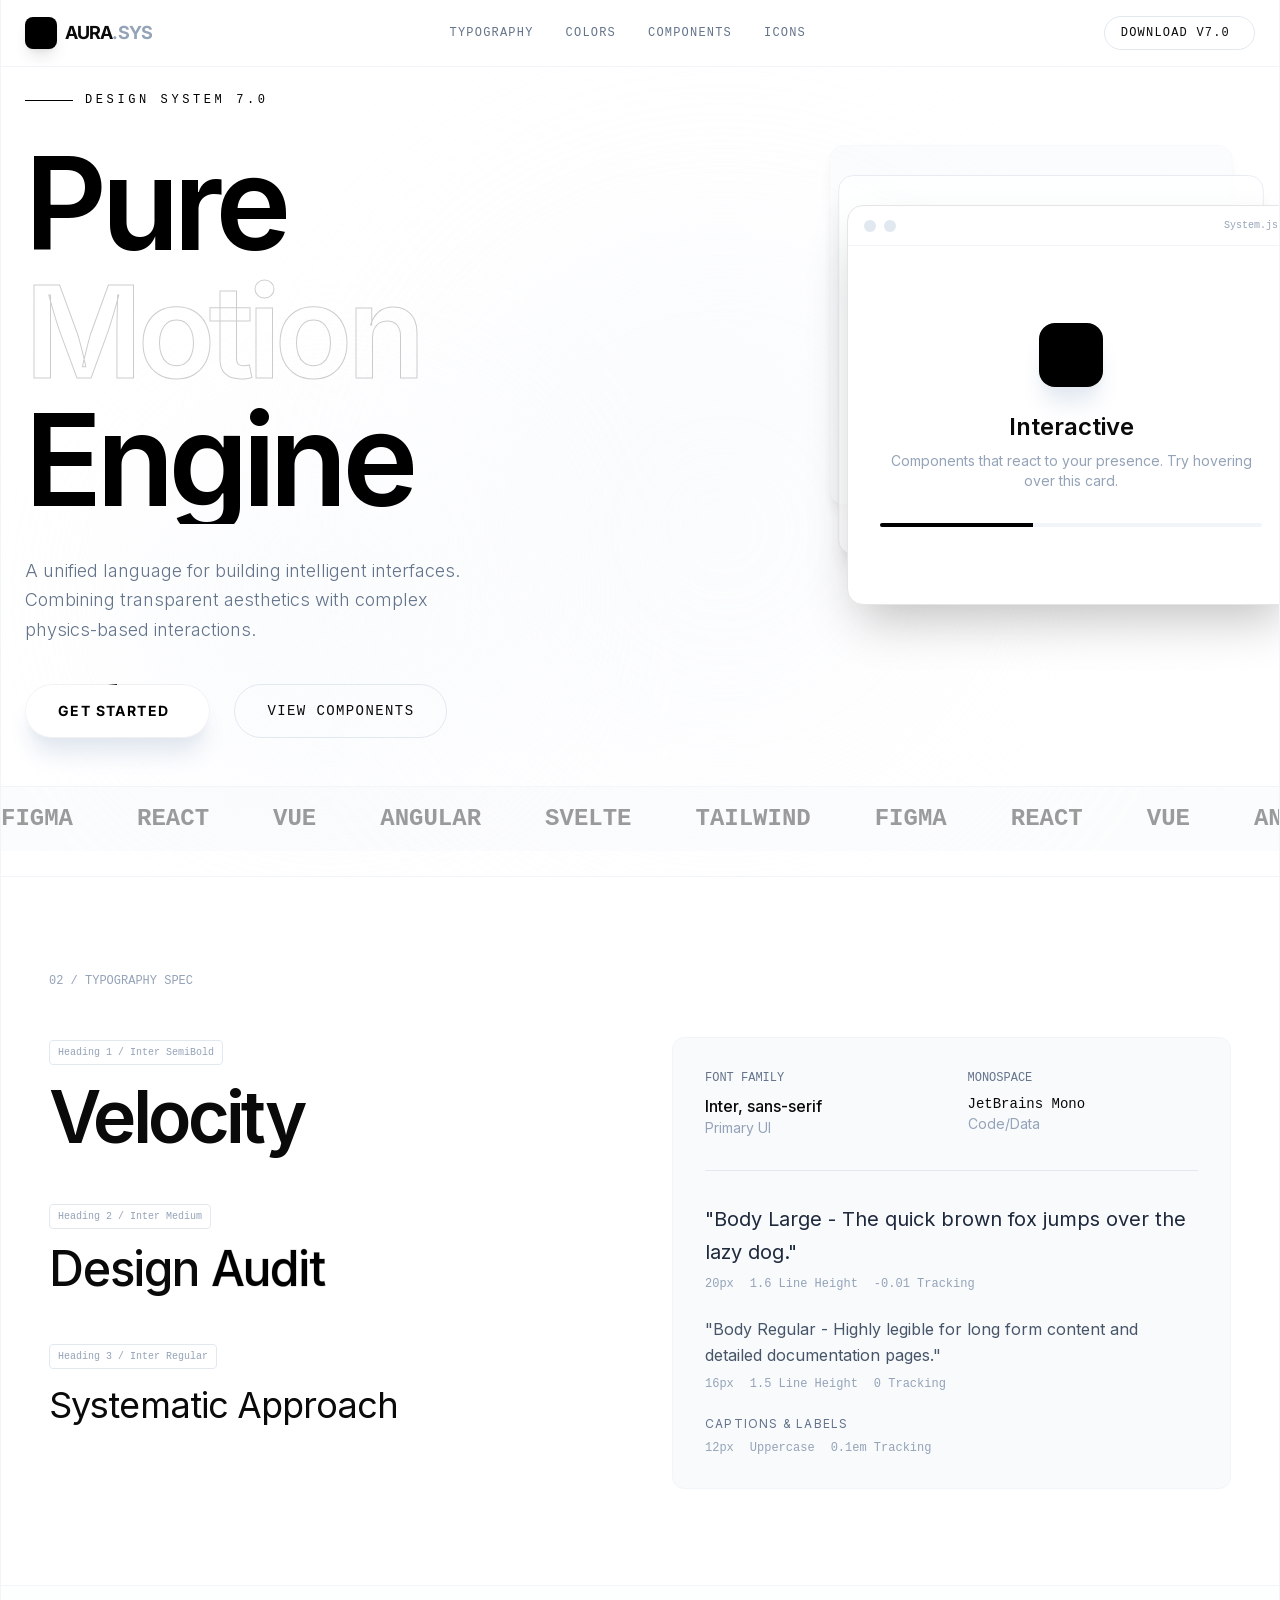
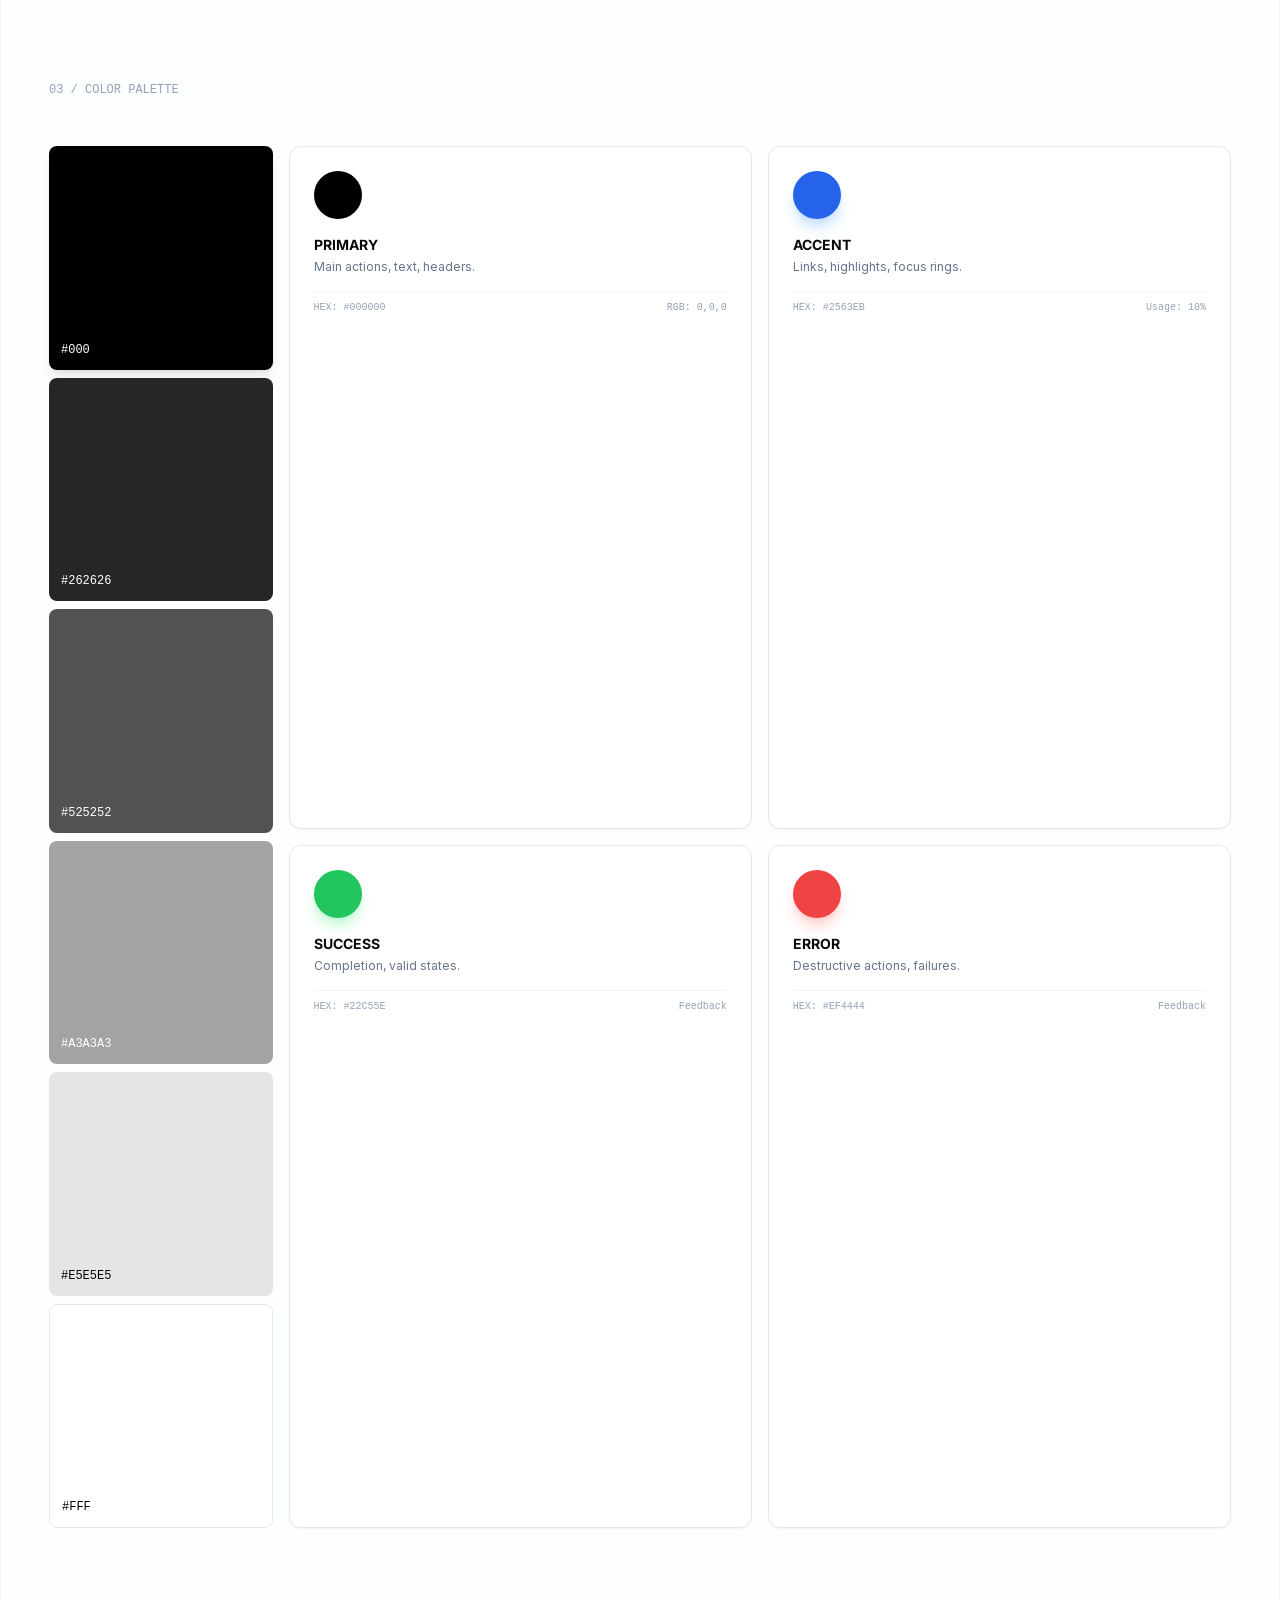
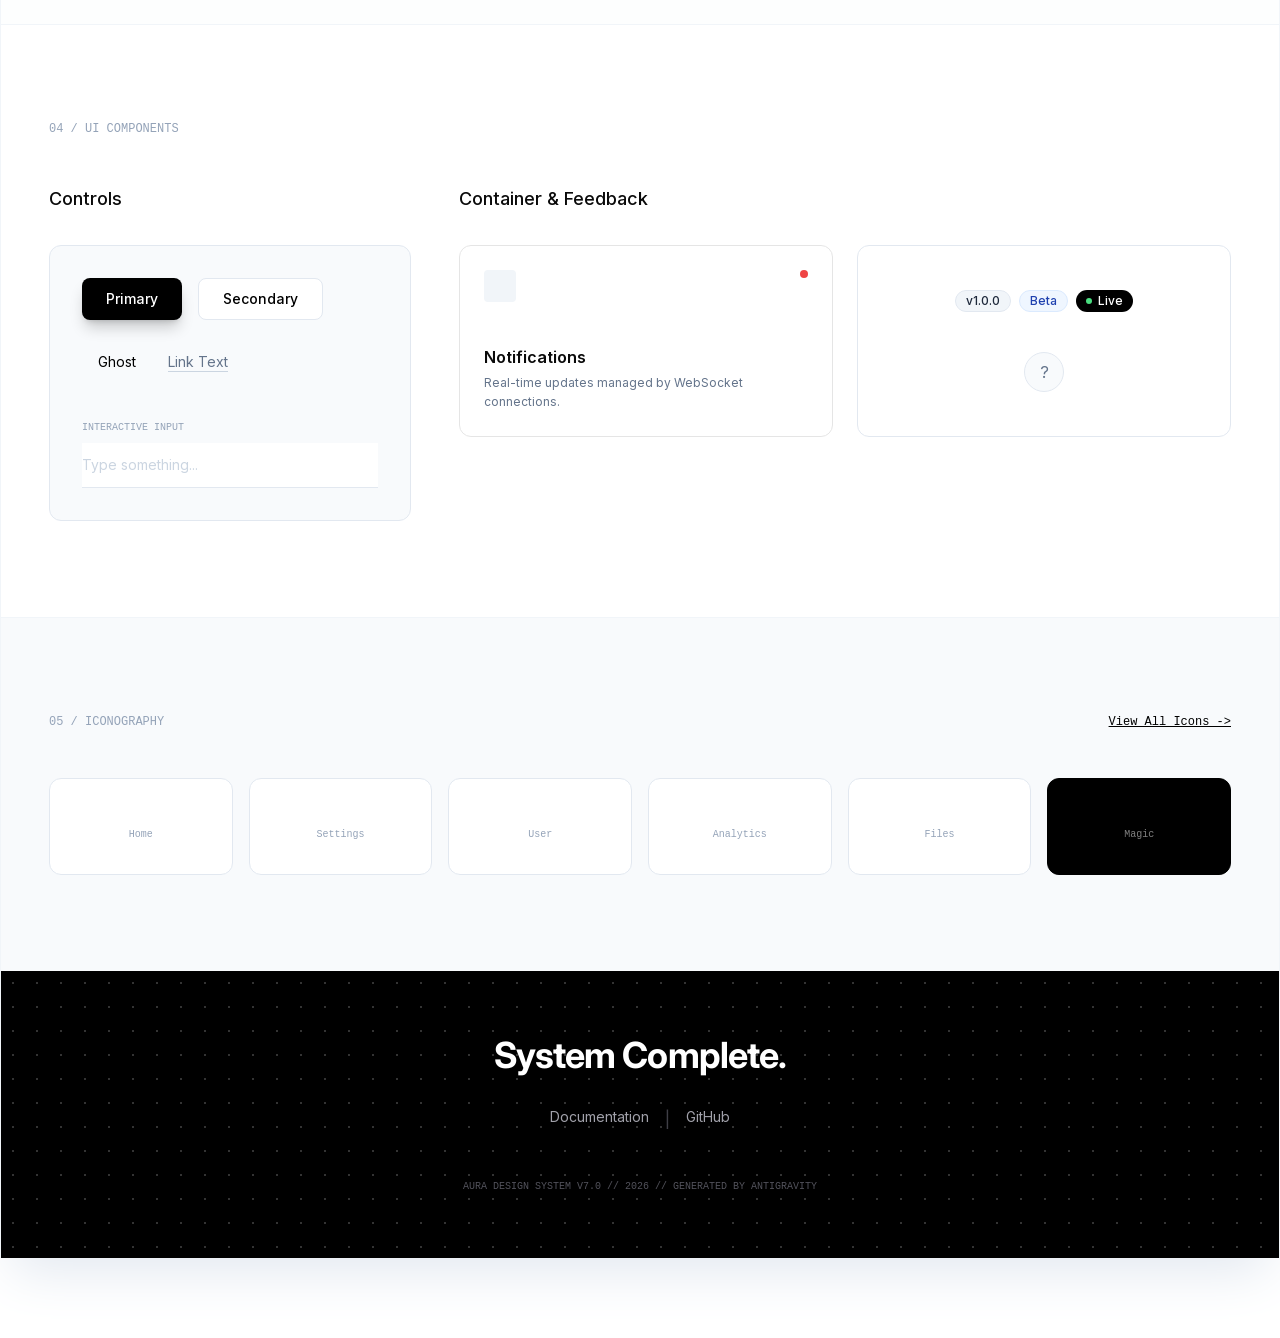
<file: reference/design_system11.html>
<!DOCTYPE html>
<html class="scroll-smooth" lang="en">

<head>
    <meta charset="utf-8" />
    <meta content="width=device-width, initial-scale=1.0" name="viewport" />
    <title>AURA V7 - Advanced Design System</title>

    <!-- References to assets -->
    <script src="templates/digital-architect.aura.build/assets/resource_3fa48481346f.js"></script>
    <script src="templates/digital-architect.aura.build/assets/iconify-icon_d39ffc6e4c56.js"></script>
    <link href="templates/digital-architect.aura.build/assets/css2_19fd9cc6b396.css" rel="stylesheet" />
    <link
        href="https://fonts.googleapis.com/css2?family=JetBrains+Mono:wght@400;500&family=Inter:wght@300;400;500;600&display=swap"
        rel="stylesheet">

    <style>
        /* =========================================
           1. CORE VARIABLES & RESET
           ========================================= */
        :root {
            /* Colors - Light Mode Default */
            --bg-body: #FFFFFF;
            --bg-surface: #F9FAFB;
            --bg-surface-2: #F3F4F6;

            --text-main: #0A0A0A;
            --text-muted: #737373;
            --text-light: #A3A3A3;

            --border-light: #E5E5E5;
            --border-hover: #D4D4D4;

            --primary: #000000;
            --primary-fg: #FFFFFF;

            --accent: #2563EB;
            /* Subtle Blue */

            /* Spacing */
            --section-gap: 8rem;
        }

        body {
            font-family: 'Inter', sans-serif;
            background-color: var(--bg-body);
            color: var(--text-main);
            overflow-x: hidden;
            -webkit-font-smoothing: antialiased;
        }

        .font-mono {
            font-family: 'JetBrains Mono', monospace;
        }

        /* =========================================
           2. ANIMATIONS & TRANSITIONS
           ========================================= */

        /* Blur Fade In (Aura Style) */
        @keyframes animationIn {
            0% {
                opacity: 0;
                transform: translateY(20px);
                filter: blur(10px);
            }

            100% {
                opacity: 1;
                transform: translateY(0);
                filter: blur(0px);
            }
        }

        .animate-on-scroll {
            opacity: 0;
            animation-fill-mode: forwards;
        }

        .animate-on-scroll.active {
            animation: animationIn 1.0s cubic-bezier(0.16, 1, 0.3, 1) forwards;
        }

        .delay-100 {
            animation-delay: 0.1s;
        }

        .delay-200 {
            animation-delay: 0.2s;
        }

        .delay-300 {
            animation-delay: 0.3s;
        }

        .delay-500 {
            animation-delay: 0.5s;
        }

        /* Beam Button Spin & Shimmer */
        @keyframes spin {
            from {
                transform: rotate(0deg);
            }

            to {
                transform: rotate(360deg);
            }
        }

        @keyframes shimmer {
            from {
                transform: translateX(-100%) skewX(-15deg);
            }

            to {
                transform: translateX(200%) skewX(-15deg);
            }
        }

        .animate-spin-slow {
            animation: spin 4s linear infinite;
        }

        /* Marquee */
        @keyframes marquee {
            0% {
                transform: translateX(0);
            }

            100% {
                transform: translateX(-50%);
            }
        }

        .animate-marquee {
            animation: marquee 60s linear infinite;
        }

        /* Text Reveal (Masked) */
        .text-reveal-wrapper {
            overflow: hidden;
            display: inline-block;
            vertical-align: bottom;
        }

        .text-reveal-content {
            transform: translateY(110%);
            opacity: 0;
            transition: transform 1.2s cubic-bezier(0.16, 1, 0.3, 1), opacity 1.2s ease;
            display: block;
        }

        .reveal-active .text-reveal-content {
            transform: translateY(0);
            opacity: 1;
        }

        /* Float Animation */
        @keyframes float {

            0%,
            100% {
                transform: translateY(0);
            }

            50% {
                transform: translateY(-10px);
            }
        }

        .animate-float {
            animation: float 6s ease-in-out infinite;
        }

        /* =========================================
           3. SPECIAL EFFECTS & UTILITIES
           ========================================= */

        /* Transparent Stroke Text (The "Aura" Signature) */
        .text-stroke-outline {
            color: transparent;
            -webkit-text-stroke: 1px rgba(0, 0, 0, 0.2);
            transition: all 0.5s ease;
        }

        .group:hover .text-stroke-outline,
        .text-stroke-outline:hover {
            color: transparent;
            -webkit-text-stroke: 1px rgba(0, 0, 0, 1);
        }

        /* Flashlight/Glow Effect */
        .flashlight-card {
            background: rgba(255, 255, 255, 0.8);
            position: relative;
            overflow: hidden;
            border: 1px solid var(--border-light);
            transition: border-color 0.3s, transform 0.3s cubic-bezier(0.16, 1, 0.3, 1);
        }

        .flashlight-card:hover {
            border-color: var(--text-main);
            transform: translateY(-2px);
        }

        .flashlight-card::before {
            content: "";
            position: absolute;
            inset: 0px;
            /* Subtle dark glow on white */
            background: radial-gradient(600px circle at var(--mouse-x, 50%) var(--mouse-y, 50%),
                    rgba(0, 0, 0, 0.04),
                    transparent 40%);
            opacity: 0;
            transition: opacity 0.5s;
            pointer-events: none;
            z-index: 2;
        }

        .flashlight-card:hover::before {
            opacity: 1;
        }

        /* Grid Background Pattern */
        .bg-grid {
            background-size: 40px 40px;
            background-image: linear-gradient(to right, rgba(0, 0, 0, 0.05) 1px, transparent 1px),
                linear-gradient(to bottom, rgba(0, 0, 0, 0.05) 1px, transparent 1px);
        }

        /* 3D Perspective specific overrides */
        .perspective-1000 {
            perspective: 1000px;
        }

        .transform-style-preserve-3d {
            transform-style: preserve-3d;
        }

        /* Nav Load State */
        header.nav-load {
            opacity: 0;
            transform: translateY(-10px);
            transition: all 0.8s ease-out;
        }

        header.nav-load.loaded {
            opacity: 1;
            transform: translateY(0);
        }

        /* Custom Scrollbar */
        ::-webkit-scrollbar {
            width: 8px;
        }

        ::-webkit-scrollbar-track {
            background: var(--bg-body);
        }

        ::-webkit-scrollbar-thumb {
            background: #E5E5E5;
            border-radius: 4px;
        }

        ::-webkit-scrollbar-thumb:hover {
            background: #A3A3A3;
        }

        /* Input Animation */
        .input-underline {
            position: absolute;
            bottom: 0;
            left: 0;
            w: 0;
            h: 1px;
            background: black;
            transition: width 0.4s ease;
            width: 0%;
        }

        .input-group:focus-within .input-underline {
            width: 100%;
        }
    </style>
</head>

<body class="antialiased min-h-screen pb-20 selection:bg-black selection:text-white bg-white">

    <!-- Fixed Background Grid -->
    <div class="fixed inset-0 pointer-events-none z-0 bg-grid opacity-50 mask-image-gradient"
        style="mask-image: radial-gradient(circle at center, black, transparent 80%); -webkit-mask-image: radial-gradient(circle at center, black, transparent 80%);">
    </div>

    <!-- Main Wrapper -->
    <div
        class="max-w-[1600px] mx-auto relative bg-white/80 backdrop-blur-sm shadow-2xl shadow-slate-200 border-x border-slate-100">

        <!-- Navigation -->
        <header class="sticky top-0 z-50 bg-white/80 backdrop-blur-xl border-b border-slate-100 nav-load active">
            <div class="flex justify-between items-center px-6 py-4">
                <div class="flex items-center gap-2 group cursor-pointer">
                    <div
                        class="w-8 h-8 bg-black text-white flex items-center justify-center rounded-lg shadow-lg group-hover:rotate-90 transition-transform duration-500">
                        <iconify-icon icon="solar:infinity-bold" class="text-xl"></iconify-icon>
                    </div>
                    <span class="font-bold tracking-tighter text-lg uppercase hidden md:block">AURA<span
                            class="text-slate-400">.SYS</span></span>
                </div>

                <nav class="hidden md:flex items-center gap-8">
                    <a href="#typography"
                        class="text-xs font-mono uppercase tracking-widest text-slate-500 hover:text-black transition-colors">Typography</a>
                    <a href="#colors"
                        class="text-xs font-mono uppercase tracking-widest text-slate-500 hover:text-black transition-colors">Colors</a>
                    <a href="#components"
                        class="text-xs font-mono uppercase tracking-widest text-slate-500 hover:text-black transition-colors">Components</a>
                    <a href="#icons"
                        class="text-xs font-mono uppercase tracking-widest text-slate-500 hover:text-black transition-colors">Icons</a>
                </nav>

                <button
                    class="flex items-center gap-2 text-xs font-mono uppercase tracking-widest border border-slate-200 px-4 py-2 rounded-full hover:bg-black hover:text-white transition-all">
                    <span>Download v7.0</span>
                    <iconify-icon icon="solar:download-linear"></iconify-icon>
                </button>
            </div>
        </header>

        <!-- 1) ULTRA HERO SECTION -->
        <section
            class="relative min-h-[90vh] flex flex-col justify-center items-center overflow-hidden border-b border-slate-100">

            <!-- Abstract Floating Orbs -->
            <div class="absolute inset-0 z-0 pointer-events-none overflow-hidden">
                <div
                    class="absolute top-[20%] right-[20%] w-[600px] h-[600px] bg-gradient-to-br from-slate-100 to-white rounded-full blur-[120px] animate-float opacity-60">
                </div>
                <div class="absolute bottom-[10%] left-[10%] w-[400px] h-[400px] bg-gradient-to-tr from-slate-100 to-white rounded-full blur-[100px] animate-float opacity-60"
                    style="animation-delay: 2s;"></div>
            </div>

            <div class="relative z-10 text-center px-6 max-w-7xl mx-auto w-full">

                <div class="flex flex-col md:flex-row items-center justify-between gap-12 md:gap-24">

                    <!-- Text Content (Left) -->
                    <div class="text-left flex-1">
                        <div class="flex items-center gap-3 mb-8 animate-on-scroll">
                            <span class="h-px w-12 bg-black"></span>
                            <span class="text-xs font-mono text-black uppercase tracking-[0.3em]">Design System
                                7.0</span>
                        </div>

                        <h1 class="text-7xl md:text-9xl font-semibold tracking-tighter leading-[0.9] mb-8 text-black"
                            id="hero-title">
                            <span class="text-reveal-wrapper block"><span
                                    class="text-reveal-content delay-100">Pure</span></span>
                            <span class="text-reveal-wrapper block"><span
                                    class="text-reveal-content delay-200 text-stroke-outline">Motion</span></span>
                            <span class="text-reveal-wrapper block"><span
                                    class="text-reveal-content delay-300">Engine</span></span>
                        </h1>

                        <p
                            class="text-slate-500 text-lg font-light leading-relaxed max-w-md mb-10 animate-on-scroll delay-300">
                            A unified language for building intelligent interfaces.
                            Combining transparent aesthetics with complex physics-based interactions.
                        </p>

                        <!-- CTA Group -->
                        <div class="flex flex-wrap gap-6 animate-on-scroll delay-500">
                            <!-- Beam Button White -->
                            <button
                                class="group relative z-10 flex items-center justify-center overflow-hidden rounded-full p-[1px] leading-none transform hover:scale-105 transition-transform duration-300 shadow-xl shadow-slate-200">
                                <span
                                    class="absolute inset-[-1000%] animate-spin-slow bg-[conic-gradient(from_0deg,transparent_0_340deg,#000_360deg)]"></span>
                                <span
                                    class="relative flex h-full w-full items-center rounded-full bg-white pt-4 pr-8 pb-4 pl-8 ring-1 ring-black/5 group-hover:bg-slate-50 transition-colors">
                                    <span class="relative z-10 flex items-center gap-2">
                                        <span class="text-sm font-bold tracking-widest text-black uppercase">Get
                                            Started</span>
                                        <iconify-icon class="text-lg group-hover:translate-x-1 transition-transform"
                                            icon="solar:arrow-right-linear"></iconify-icon>
                                    </span>
                                </span>
                            </button>

                            <button
                                class="px-8 py-4 rounded-full border border-slate-200 text-sm font-mono uppercase tracking-widest hover:border-black transition-colors">
                                View Components
                            </button>
                        </div>
                    </div>

                    <!-- 3D Visual (Right) - Simulated 3D Card Stack -->
                    <div
                        class="flex-1 w-full max-w-md h-[500px] relative perspective-1000 animate-on-scroll delay-200 hidden md:block">
                        <!-- Card 3 (Back) -->
                        <div
                            class="absolute top-0 left-0 w-full h-[400px] bg-slate-50 rounded-2xl border border-slate-100 shadow-lg transform translate-z-[-100px] translate-y-[-40px] scale-90 opacity-60 transition-all duration-700 hover:translate-y-[-60px]">
                        </div>
                        <!-- Card 2 (Middle) -->
                        <div
                            class="absolute top-[20px] left-[20px] w-full h-[400px] bg-white rounded-2xl border border-slate-200 shadow-xl transform translate-z-[-50px] translate-y-[-20px] scale-95 opacity-80 transition-all duration-700 hover:translate-y-[-30px]">
                        </div>
                        <!-- Card 1 (Front) -->
                        <div
                            class="flashlight-card absolute top-[40px] left-[40px] w-full h-[400px] bg-white rounded-2xl shadow-2xl flex flex-col overflow-hidden transform hover:translate-y-[-10px] transition-all duration-500 group">
                            <!-- Window Header -->
                            <div class="h-10 border-b border-slate-100 flex items-center px-4 gap-2">
                                <div class="w-3 h-3 rounded-full bg-slate-200"></div>
                                <div class="w-3 h-3 rounded-full bg-slate-200"></div>
                                <div class="ml-auto text-[10px] font-mono text-slate-400">System.js</div>
                            </div>
                            <!-- Content -->
                            <div class="p-8 flex-1 flex flex-col justify-center items-center text-center">
                                <div
                                    class="w-16 h-16 bg-black text-white rounded-2xl flex items-center justify-center mb-6 shadow-xl shadow-slate-200 group-hover:scale-110 transition-transform duration-500">
                                    <iconify-icon icon="solar:stars-minimalistic-bold"
                                        class="text-3xl animate-pulse"></iconify-icon>
                                </div>
                                <h3 class="text-2xl font-semibold mb-2">Interactive</h3>
                                <p class="text-slate-400 text-sm">Components that react to your presence. Try hovering
                                    over this card.</p>

                                <div class="mt-8 w-full h-1 bg-slate-100 rounded-full overflow-hidden">
                                    <div class="h-full bg-black w-1/3 animate-shimmer" style="width: 40%"></div>
                                </div>
                            </div>
                        </div>
                    </div>

                </div>
            </div>

            <!-- Marquee Strip at bottom of Hero -->
            <div class="w-full border-t border-slate-100 bg-slate-50/50 py-4 overflow-hidden mt-12">
                <div
                    class="marquee-container opacity-40 grayscale hover:grayscale-0 transition-all duration-700 hover:opacity-100">
                    <div class="flex animate-marquee gap-16 items-center whitespace-nowrap">
                        <span class="text-2xl font-bold font-mono">FIGMA</span>
                        <span class="text-2xl font-bold font-mono">REACT</span>
                        <span class="text-2xl font-bold font-mono">VUE</span>
                        <span class="text-2xl font-bold font-mono">ANGULAR</span>
                        <span class="text-2xl font-bold font-mono">SVELTE</span>
                        <span class="text-2xl font-bold font-mono">TAILWIND</span>
                        <!-- Repeat -->
                        <span class="text-2xl font-bold font-mono">FIGMA</span>
                        <span class="text-2xl font-bold font-mono">REACT</span>
                        <span class="text-2xl font-bold font-mono">VUE</span>
                        <span class="text-2xl font-bold font-mono">ANGULAR</span>
                        <span class="text-2xl font-bold font-mono">SVELTE</span>
                        <span class="text-2xl font-bold font-mono">TAILWIND</span>
                    </div>
                </div>
            </div>
        </section>

        <!-- 2) TYPOGRAPHY SYSTEM -->
        <section id="typography" class="py-24 px-6 md:px-12 border-b border-slate-100">
            <span class="text-xs font-mono uppercase text-slate-400 block mb-12 animate-on-scroll">02 / Typography
                Spec</span>

            <div class="grid grid-cols-1 lg:grid-cols-2 gap-16">
                <!-- Headings -->
                <div class="space-y-12 animate-on-scroll">
                    <div>
                        <span
                            class="text-[10px] font-mono text-slate-400 border border-slate-200 px-2 py-1 rounded mb-4 inline-block">Heading
                            1 / Inter SemiBold</span>
                        <h1 class="text-6xl md:text-7xl font-semibold tracking-tighter">Velocity</h1>
                    </div>
                    <div>
                        <span
                            class="text-[10px] font-mono text-slate-400 border border-slate-200 px-2 py-1 rounded mb-4 inline-block">Heading
                            2 / Inter Medium</span>
                        <h2 class="text-5xl md:text-5xl font-medium tracking-tight">Design <span
                                class="text-stroke-outline text-black">Audit</span></h2>
                    </div>
                    <div>
                        <span
                            class="text-[10px] font-mono text-slate-400 border border-slate-200 px-2 py-1 rounded mb-4 inline-block">Heading
                            3 / Inter Regular</span>
                        <h3 class="text-3xl md:text-4xl font-normal tracking-tight">Systematic Approach</h3>
                    </div>
                </div>

                <!-- Body & Specs -->
                <div class="space-y-10 animate-on-scroll delay-200">
                    <div class="p-8 bg-slate-50 border border-slate-100 rounded-xl">
                        <div class="grid grid-cols-2 gap-8 mb-8">
                            <div>
                                <h4 class="font-mono text-xs uppercase text-slate-500 mb-2">Font Family</h4>
                                <p class="font-medium">Inter, sans-serif</p>
                                <p class="text-sm text-slate-400">Primary UI</p>
                            </div>
                            <div>
                                <h4 class="font-mono text-xs uppercase text-slate-500 mb-2">Monospace</h4>
                                <p class="font-mono text-sm">JetBrains Mono</p>
                                <p class="text-sm text-slate-400">Code/Data</p>
                            </div>
                        </div>
                        <div class="h-px bg-slate-200 w-full mb-8"></div>

                        <div class="space-y-6">
                            <div>
                                <p class="text-xl leading-relaxed text-slate-800">
                                    "Body Large - The quick brown fox jumps over the lazy dog."
                                </p>
                                <div class="flex gap-4 mt-2 text-xs font-mono text-slate-400">
                                    <span>20px</span>
                                    <span>1.6 Line Height</span>
                                    <span>-0.01 Tracking</span>
                                </div>
                            </div>
                            <div>
                                <p class="text-base leading-relaxed text-slate-600">
                                    "Body Regular - Highly legible for long form content and detailed documentation
                                    pages."
                                </p>
                                <div class="flex gap-4 mt-2 text-xs font-mono text-slate-400">
                                    <span>16px</span>
                                    <span>1.5 Line Height</span>
                                    <span>0 Tracking</span>
                                </div>
                            </div>
                            <div>
                                <p class="text-xs uppercase tracking-widest text-slate-500">
                                    Captions & Labels
                                </p>
                                <div class="flex gap-4 mt-2 text-xs font-mono text-slate-400">
                                    <span>12px</span>
                                    <span>Uppercase</span>
                                    <span>0.1em Tracking</span>
                                </div>
                            </div>
                        </div>
                    </div>
                </div>
            </div>
        </section>

        <!-- 3) COLOR SYSTEM -->
        <section id="colors" class="py-24 px-6 md:px-12 border-b border-slate-100 bg-slate-50/30">
            <span class="text-xs font-mono uppercase text-slate-400 block mb-12 animate-on-scroll">03 / Color
                Palette</span>

            <div class="grid grid-cols-2 lg:grid-cols-5 gap-4 animate-on-scroll">
                <!-- Neutral Ramp -->
                <div class="space-y-2">
                    <div class="aspect-square bg-black rounded-lg shadow-lg flex items-end p-3"><span
                            class="text-white text-xs font-mono">#000</span></div>
                    <div class="aspect-square bg-neutral-800 rounded-lg flex items-end p-3"><span
                            class="text-white text-xs font-mono">#262626</span></div>
                    <div class="aspect-square bg-neutral-600 rounded-lg flex items-end p-3"><span
                            class="text-white text-xs font-mono">#525252</span></div>
                    <div class="aspect-square bg-neutral-400 rounded-lg flex items-end p-3"><span
                            class="text-white text-xs font-mono">#A3A3A3</span></div>
                    <div class="aspect-square bg-neutral-200 rounded-lg flex items-end p-3"><span
                            class="text-black text-xs font-mono">#E5E5E5</span></div>
                    <div class="aspect-square bg-white border border-slate-200 rounded-lg flex items-end p-3"><span
                            class="text-black text-xs font-mono">#FFF</span></div>
                </div>

                <!-- Semantic Colors -->
                <div class="col-span-2 lg:col-span-4 grid grid-cols-2 gap-4">
                    <div
                        class="bg-white p-6 rounded-xl border border-slate-200 shadow-sm hover:shadow-md transition-shadow">
                        <div class="w-12 h-12 bg-black rounded-full mb-4"></div>
                        <h4 class="font-bold text-sm uppercase mb-1">Primary</h4>
                        <p class="text-xs text-slate-500 mb-4">Main actions, text, headers.</p>
                        <div
                            class="flex justify-between text-[10px] font-mono text-slate-400 border-t border-slate-100 pt-2">
                            <span>HEX: #000000</span>
                            <span>RGB: 0,0,0</span>
                        </div>
                    </div>

                    <div
                        class="bg-white p-6 rounded-xl border border-slate-200 shadow-sm hover:shadow-md transition-shadow">
                        <div class="w-12 h-12 bg-blue-600 rounded-full mb-4 shadow-lg shadow-blue-200"></div>
                        <h4 class="font-bold text-sm uppercase mb-1">Accent</h4>
                        <p class="text-xs text-slate-500 mb-4">Links, highlights, focus rings.</p>
                        <div
                            class="flex justify-between text-[10px] font-mono text-slate-400 border-t border-slate-100 pt-2">
                            <span>HEX: #2563EB</span>
                            <span>Usage: 10%</span>
                        </div>
                    </div>

                    <div
                        class="bg-white p-6 rounded-xl border border-slate-200 shadow-sm hover:shadow-md transition-shadow">
                        <div class="w-12 h-12 bg-green-500 rounded-full mb-4 shadow-lg shadow-green-200"></div>
                        <h4 class="font-bold text-sm uppercase mb-1">Success</h4>
                        <p class="text-xs text-slate-500 mb-4">Completion, valid states.</p>
                        <div
                            class="flex justify-between text-[10px] font-mono text-slate-400 border-t border-slate-100 pt-2">
                            <span>HEX: #22C55E</span>
                            <span>Feedback</span>
                        </div>
                    </div>

                    <div
                        class="bg-white p-6 rounded-xl border border-slate-200 shadow-sm hover:shadow-md transition-shadow">
                        <div class="w-12 h-12 bg-red-500 rounded-full mb-4 shadow-lg shadow-red-200"></div>
                        <h4 class="font-bold text-sm uppercase mb-1">Error</h4>
                        <p class="text-xs text-slate-500 mb-4">Destructive actions, failures.</p>
                        <div
                            class="flex justify-between text-[10px] font-mono text-slate-400 border-t border-slate-100 pt-2">
                            <span>HEX: #EF4444</span>
                            <span>Feedback</span>
                        </div>
                    </div>
                </div>
            </div>
        </section>

        <!-- 4) COMPONENT LIBRARY -->
        <section id="components" class="py-24 px-6 md:px-12 border-b border-slate-100">
            <span class="text-xs font-mono uppercase text-slate-400 block mb-12 animate-on-scroll">04 / UI
                Components</span>

            <div class="grid grid-cols-1 md:grid-cols-3 gap-12">

                <!-- Buttons & Inputs -->
                <div class="space-y-8 animate-on-scroll">
                    <h3 class="text-lg font-medium">Controls</h3>

                    <div class="p-8 bg-slate-50 rounded-xl border border-slate-200 space-y-6">
                        <!-- Standard Buttons -->
                        <div class="flex flex-wrap gap-4">
                            <button
                                class="bg-black text-white px-6 py-2.5 rounded-lg text-sm font-medium hover:bg-neutral-800 transition-colors shadow-lg shadow-black/20">Primary</button>
                            <button
                                class="bg-white text-black border border-slate-200 px-6 py-2.5 rounded-lg text-sm font-medium hover:bg-slate-50 transition-colors">Secondary</button>
                        </div>

                        <!-- Ghost & Text -->
                        <div class="flex flex-wrap gap-4 items-center">
                            <button
                                class="text-black hover:bg-slate-100 px-4 py-2 rounded-md text-sm transition-colors">Ghost</button>
                            <button
                                class="text-slate-500 hover:text-black text-sm transition-colors underline decoration-1 decoration-slate-300 underline-offset-4">Link
                                Text</button>
                        </div>

                        <!-- Animated Input -->
                        <div class="pt-4">
                            <label class="text-[10px] font-mono uppercase text-slate-400 mb-2 block">Interactive
                                Input</label>
                            <div class="relative group input-group">
                                <input type="text" placeholder="Type something..."
                                    class="w-full bg-white border-b border-slate-200 py-3 text-sm focus:outline-none placeholder:text-slate-300">
                                <div class="input-underline"></div>
                            </div>
                        </div>
                    </div>
                </div>

                <!-- Cards & Layouts -->
                <div class="md:col-span-2 space-y-8 animate-on-scroll delay-200">
                    <h3 class="text-lg font-medium">Container & Feedback</h3>

                    <div class="grid grid-cols-1 sm:grid-cols-2 gap-6">
                        <!-- Flashlight Card Small -->
                        <div
                            class="flashlight-card p-6 rounded-xl flex flex-col justify-between h-48 group cursor-cell">
                            <div class="flex justify-between items-start">
                                <div class="w-8 h-8 rounded bg-slate-100 flex items-center justify-center">
                                    <iconify-icon icon="solar:bell-bold" class="text-slate-500"></iconify-icon>
                                </div>
                                <span class="w-2 h-2 bg-red-500 rounded-full animate-pulse"></span>
                            </div>
                            <div>
                                <h4 class="font-semibold text-base mb-1">Notifications</h4>
                                <p class="text-xs text-slate-500 leading-relaxed">Real-time updates managed by WebSocket
                                    connections.</p>
                            </div>
                        </div>

                        <!-- Badge & Tooltip Sandbox -->
                        <div
                            class="bg-white border border-slate-200 p-6 rounded-xl flex flex-col justify-center items-center gap-6 relative overflow-hidden">
                            <!-- Badges -->
                            <div class="flex gap-2">
                                <span
                                    class="inline-flex items-center px-2.5 py-0.5 rounded-full text-xs font-medium bg-slate-100 text-slate-800 border border-slate-200">
                                    v1.0.0
                                </span>
                                <span
                                    class="inline-flex items-center px-2.5 py-0.5 rounded-full text-xs font-medium bg-blue-50 text-blue-800 border border-blue-100">
                                    Beta
                                </span>
                                <span
                                    class="inline-flex items-center gap-1.5 px-2.5 py-0.5 rounded-full text-xs font-medium bg-black text-white">
                                    <span class="w-1.5 h-1.5 bg-green-400 rounded-full"></span>
                                    Live
                                </span>
                            </div>

                            <!-- Tooltip Demo -->
                            <div class="relative group mt-4">
                                <button
                                    class="w-10 h-10 rounded-full bg-slate-50 border border-slate-200 flex items-center justify-center text-slate-500 hover:text-black hover:border-black transition-all">
                                    ?
                                </button>
                                <div
                                    class="absolute bottom-full mb-2 left-1/2 -translate-x-1/2 px-3 py-1.5 bg-black text-white text-[10px] rounded shadow-lg opacity-0 group-hover:opacity-100 transition-opacity whitespace-nowrap pointer-events-none transform translate-y-1 group-hover:translate-y-0 duration-200">
                                    Help info tooltip
                                    <div
                                        class="absolute top-full left-1/2 -translate-x-1/2 border-4 border-transparent border-t-black">
                                    </div>
                                </div>
                            </div>
                        </div>
                    </div>
                </div>

            </div>
        </section>

        <!-- 5) ICONS -->
        <section id="icons" class="py-24 px-6 md:px-12 bg-slate-50">
            <div class="flex justify-between items-end mb-12 animate-on-scroll">
                <span class="text-xs font-mono uppercase text-slate-400">05 / Iconography</span>
                <a href="#" class="text-xs font-mono text-black underline">View All Icons -></a>
            </div>

            <div class="grid grid-cols-2 md:grid-cols-6 gap-4 animate-on-scroll">
                <!-- Generated Icon Cards -->
                <div
                    class="bg-white p-8 rounded-xl border border-slate-200 flex flex-col items-center gap-4 hover:border-black transition-colors group">
                    <iconify-icon icon="solar:home-2-bold-duotone"
                        class="text-2xl text-slate-400 group-hover:text-black transition-colors"></iconify-icon>
                    <span class="text-[10px] font-mono text-slate-400">Home</span>
                </div>
                <div
                    class="bg-white p-8 rounded-xl border border-slate-200 flex flex-col items-center gap-4 hover:border-black transition-colors group">
                    <iconify-icon icon="solar:settings-bold-duotone"
                        class="text-2xl text-slate-400 group-hover:text-black transition-colors"></iconify-icon>
                    <span class="text-[10px] font-mono text-slate-400">Settings</span>
                </div>
                <div
                    class="bg-white p-8 rounded-xl border border-slate-200 flex flex-col items-center gap-4 hover:border-black transition-colors group">
                    <iconify-icon icon="solar:user-circle-bold-duotone"
                        class="text-2xl text-slate-400 group-hover:text-black transition-colors"></iconify-icon>
                    <span class="text-[10px] font-mono text-slate-400">User</span>
                </div>
                <div
                    class="bg-white p-8 rounded-xl border border-slate-200 flex flex-col items-center gap-4 hover:border-black transition-colors group">
                    <iconify-icon icon="solar:chart-2-bold-duotone"
                        class="text-2xl text-slate-400 group-hover:text-black transition-colors"></iconify-icon>
                    <span class="text-[10px] font-mono text-slate-400">Analytics</span>
                </div>
                <div
                    class="bg-white p-8 rounded-xl border border-slate-200 flex flex-col items-center gap-4 hover:border-black transition-colors group">
                    <iconify-icon icon="solar:folder-with-files-bold-duotone"
                        class="text-2xl text-slate-400 group-hover:text-black transition-colors"></iconify-icon>
                    <span class="text-[10px] font-mono text-slate-400">Files</span>
                </div>
                <!-- 3D Icon Special -->
                <div class="bg-black p-8 rounded-xl border border-black flex flex-col items-center gap-4 group">
                    <iconify-icon icon="solar:stars-line-duotone"
                        class="text-2xl text-white animate-spin-slow"></iconify-icon>
                    <span class="text-[10px] font-mono text-white/50">Magic</span>
                </div>
            </div>
        </section>

        <!-- FOOTER -->
        <footer class="bg-black text-white py-16 px-6 text-center overflow-hidden relative">
            <div
                class="absolute inset-0 opacity-20 bg-[radial-gradient(circle_at_center,_white_1px,_transparent_1px)] bg-[length:24px_24px]">
            </div>

            <div class="relative z-10">
                <h2 class="text-4xl font-bold tracking-tight mb-8">System Complete.</h2>
                <div class="flex justify-center gap-4">
                    <a href="#" class="text-sm text-zinc-400 hover:text-white transition-colors">Documentation</a>
                    <span class="text-zinc-700">|</span>
                    <a href="#" class="text-sm text-zinc-400 hover:text-white transition-colors">GitHub</a>
                </div>
                <div class="mt-12 text-[10px] font-mono text-zinc-600">
                    AURA DESIGN SYSTEM V7.0 // 2026 // GENERATED BY ANTIGRAVITY
                </div>
            </div>
        </footer>

    </div>

    <!-- SCRIPTS -->
    <script>
        document.addEventListener('DOMContentLoaded', () => {

            // 1. Reveal Animations (Observer)
            const observer = new IntersectionObserver((entries) => {
                entries.forEach(entry => {
                    if (entry.isIntersecting) {
                        entry.target.classList.add('active');
                        // Reveal mask text
                        if (entry.target.id === 'hero-title') {
                            entry.target.classList.add('reveal-active');
                        }
                    }
                });
            }, { threshold: 0.1 });

            document.querySelectorAll('.animate-on-scroll, #hero-title').forEach(el => {
                el.classList.add('animate-on-scroll');
                observer.observe(el);
            });

            // 2. Initial Page Load Reveal
            setTimeout(() => {
                document.querySelector('header').classList.add('loaded');
                if (document.getElementById('hero-title')) {
                    document.getElementById('hero-title').classList.add('reveal-active');
                    document.getElementById('hero-title').classList.add('active'); // ensure fade in too
                }
            }, 100);

            // 3. Flashlight Effect Logic
            const cards = document.querySelectorAll('.flashlight-card');
            cards.forEach(card => {
                card.addEventListener('mousemove', (e) => {
                    const rect = card.getBoundingClientRect();
                    const x = e.clientX - rect.left;
                    const y = e.clientY - rect.top;
                    card.style.setProperty('--mouse-x', `${x}px`);
                    card.style.setProperty('--mouse-y', `${y}px`);
                });
            });

        });
    </script>
</body>

</html>
</file>
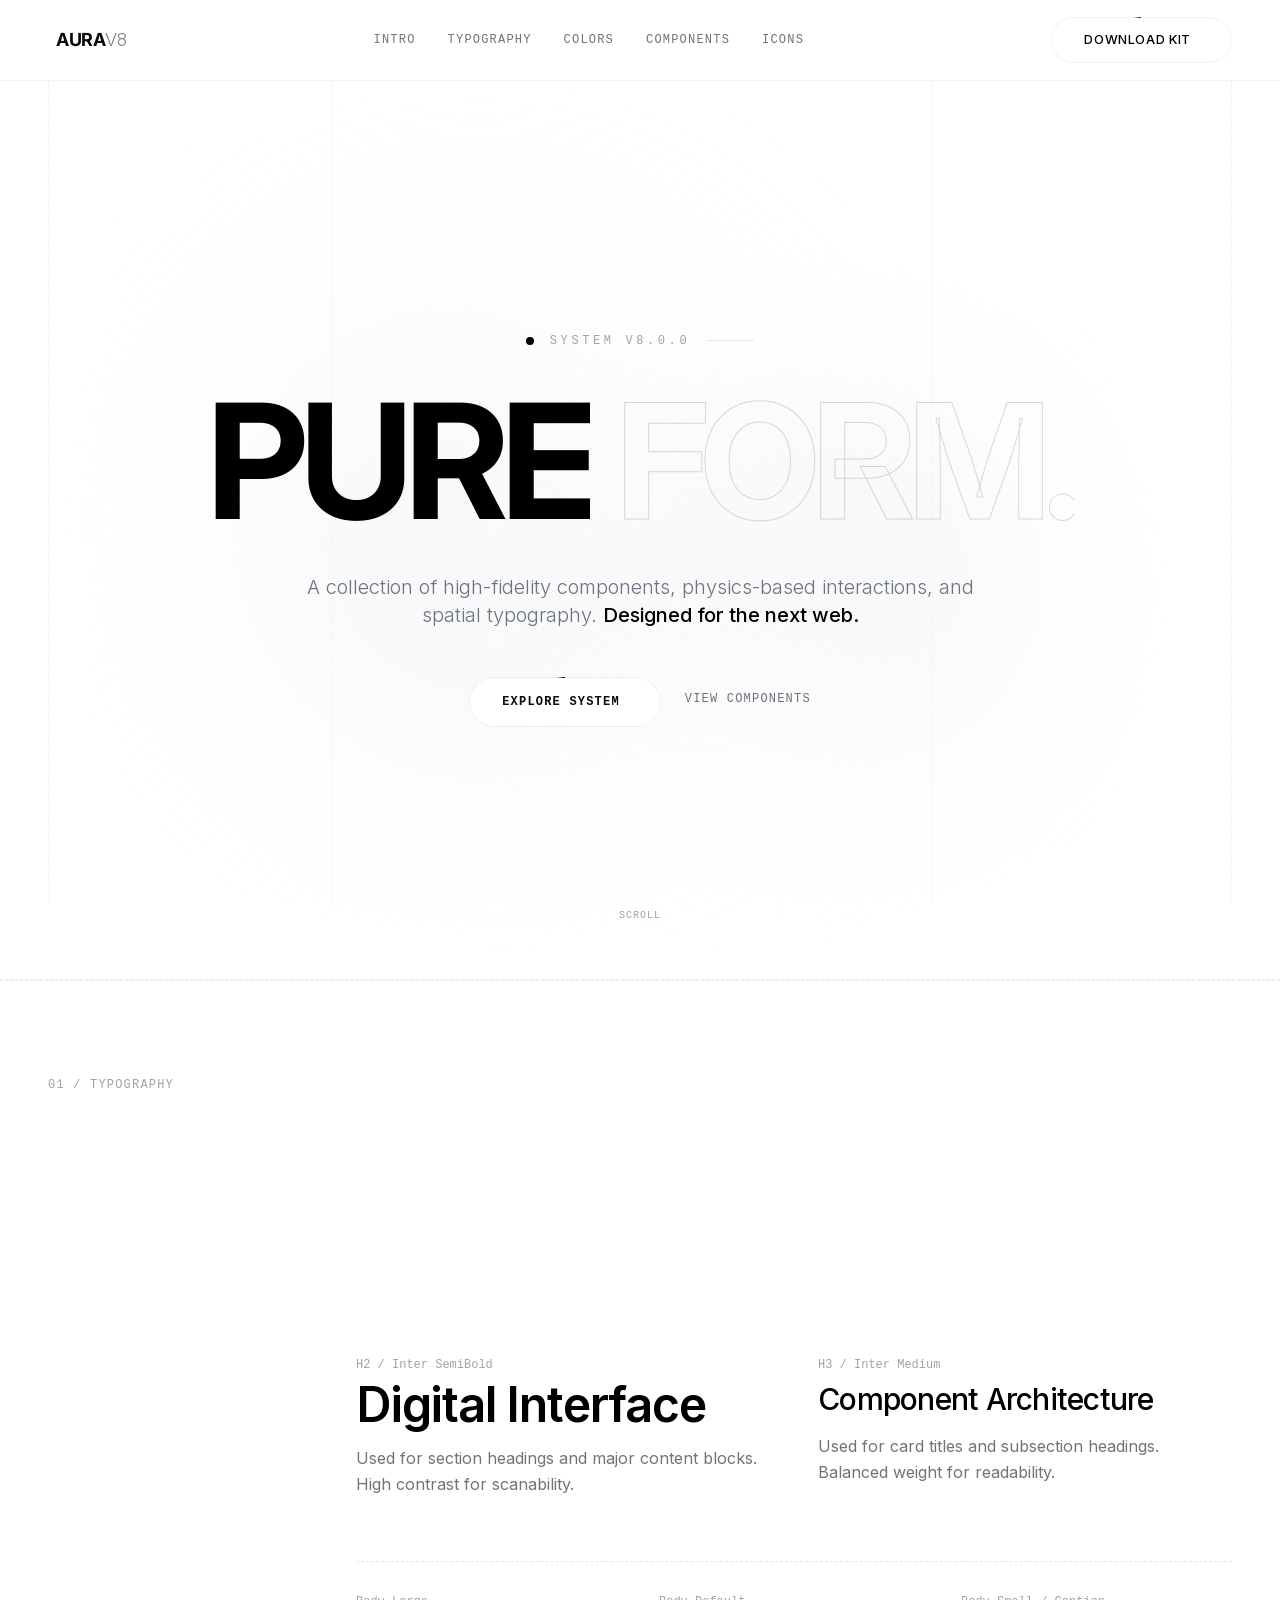
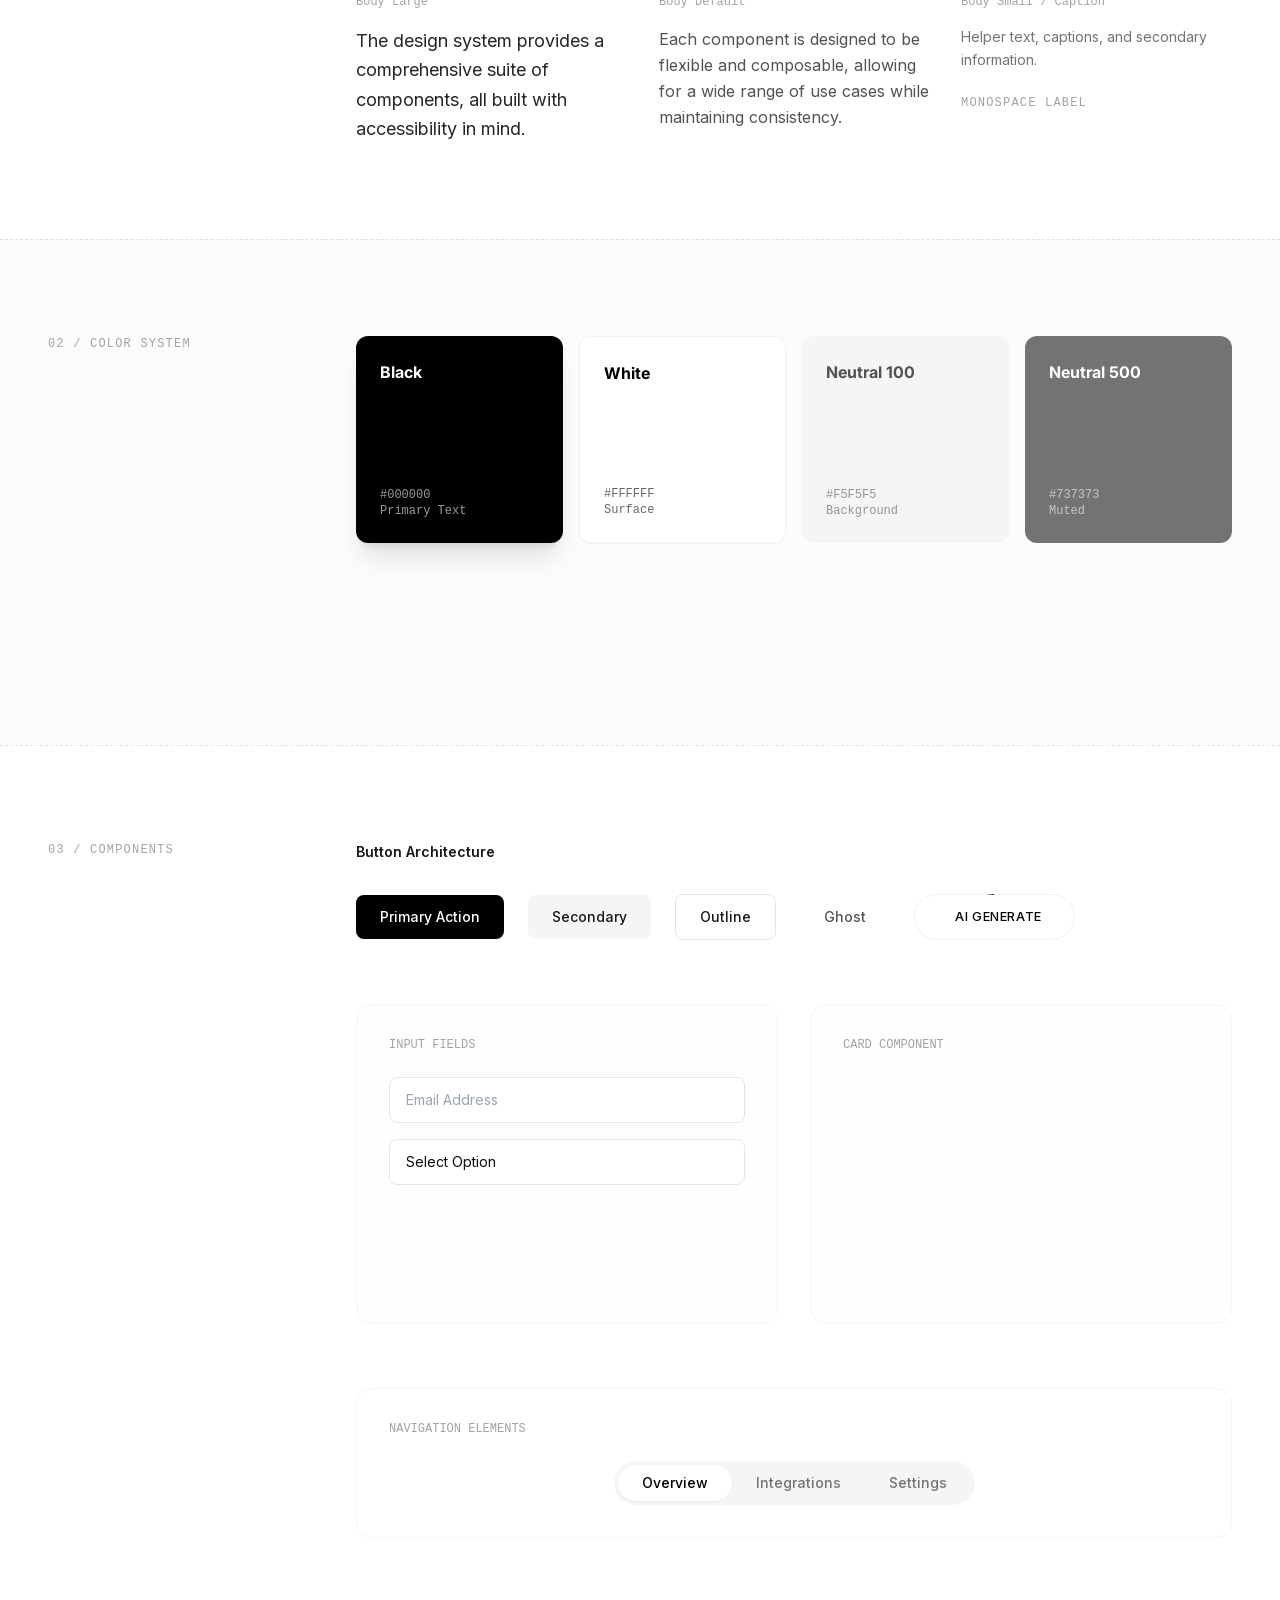
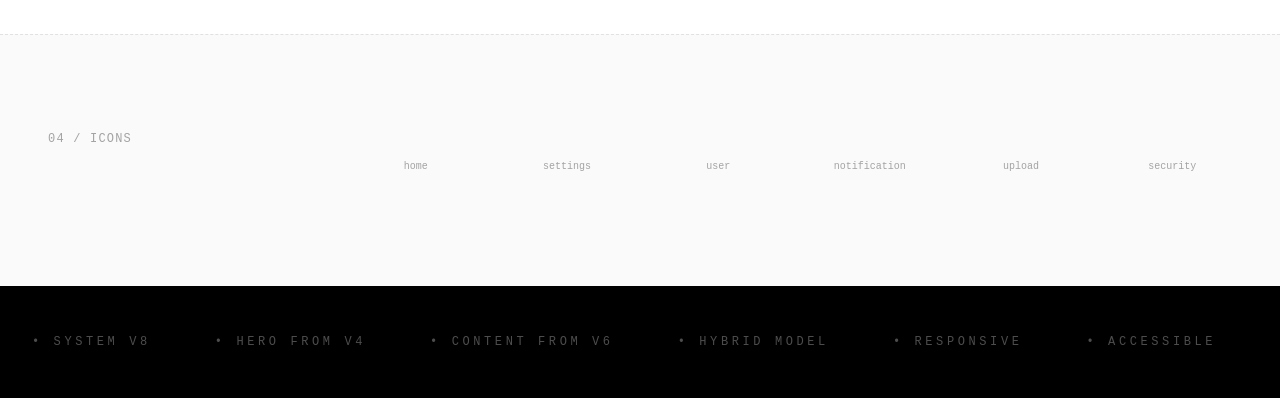
<file: reference/design_system2.html>
<!DOCTYPE html>
<html class="scroll-smooth" lang="en">

<head>
    <meta charset="utf-8" />
    <meta content="width=device-width, initial-scale=1.0" name="viewport" />
    <title>AURA V8 Integrated Design System</title>

    <!-- Core Resources -->
    <script src="templates/digital-architect.aura.build/assets/resource_3fa48481346f.js"></script>
    <script src="templates/digital-architect.aura.build/assets/iconify-icon_d39ffc6e4c56.js"></script>
    <link href="templates/digital-architect.aura.build/assets/css2_19fd9cc6b396.css" rel="stylesheet" />

    <!-- Fonts -->
    <link
        href="https://fonts.googleapis.com/css2?family=JetBrains+Mono:wght@400;500&family=Inter:wght@200;300;400;500;600;800&display=swap"
        rel="stylesheet">

    <style>
        /* =========================================
           1. CORE TOKENS & RESET
           ========================================= */
        :root {
            /* Colors */
            --bg-body: #FFFFFF;
            --bg-surface: #F9F9F9;
            --bg-highlight: #F0F0F0;
            --text-main: #0A0A0A;
            --text-muted: #737373;
            --text-light: #A3A3A3;
            --border-light: #E5E5E5;
            --accent-primary: #000000;
            --accent-glow: rgba(0, 0, 0, 0.05);

            /* Spacing */
            --space-unit: 8px;

            /* Motion */
            --ease-out-expo: cubic-bezier(0.16, 1, 0.3, 1);
            --ease-in-out-circ: cubic-bezier(0.85, 0, 0.15, 1);
        }

        body {
            font-family: 'Inter', sans-serif;
            background-color: var(--bg-body);
            color: var(--text-main);
            overflow-x: hidden;
            -webkit-font-smoothing: antialiased;
            margin: 0;
            padding: 0;
        }

        .font-mono {
            font-family: 'JetBrains Mono', monospace;
        }

        /* =========================================
           2. ADVANCED MOTION SYSTEM (HYBRID)
           ========================================= */

        /* 2.1 Reveal / Enter Animations */
        @keyframes slideUpFade {
            0% {
                opacity: 0;
                transform: translateY(40px) scale(0.98);
                filter: blur(10px);
            }

            100% {
                opacity: 1;
                transform: translateY(0) scale(1);
                filter: blur(0px);
            }
        }

        @keyframes clipReveal {
            0% {
                clip-path: inset(100% 0 0 0);
                transform: translateY(20px);
            }

            100% {
                clip-path: inset(0 0 0 0);
                transform: translateY(0);
            }
        }

        /* Imported from design_system4 for Hero */
        @keyframes animationIn {
            0% {
                opacity: 0;
                transform: translateY(20px);
                filter: blur(10px);
            }

            100% {
                opacity: 1;
                transform: translateY(0);
                filter: blur(0px);
            }
        }

        .motion-enter {
            opacity: 0;
            animation-play-state: paused;
        }

        .motion-enter.active {
            animation: slideUpFade 1.2s var(--ease-out-expo) forwards;
            animation-play-state: running;
        }

        .clip-enter {
            clip-path: inset(100% 0 0 0);
            transition: clip-path 1.2s var(--ease-out-expo), transform 1.2s var(--ease-out-expo);
        }

        .clip-enter.active {
            clip-path: inset(0 0 0 0);
        }

        /* Imported from design_system4 */
        .animate-on-scroll {
            opacity: 0;
            animation-fill-mode: forwards;
        }

        .animate-on-scroll.active {
            animation: animationIn 0.8s cubic-bezier(0.16, 1, 0.3, 1) forwards;
        }

        /* Stagger Delays */
        .delay-100 {
            animation-delay: 0.1s;
            transition-delay: 0.1s;
        }

        .delay-200 {
            animation-delay: 0.2s;
            transition-delay: 0.2s;
        }

        .delay-300 {
            animation-delay: 0.3s;
            transition-delay: 0.3s;
        }

        .delay-500 {
            animation-delay: 0.5s;
            transition-delay: 0.5s;
        }

        .delay-700 {
            animation-delay: 0.7s;
            transition-delay: 0.7s;
        }

        /* 2.2 Hero Text Reveal (Specific to File 4 Hero) */
        .text-reveal-wrapper {
            overflow: hidden;
            display: inline-flex;
            vertical-align: bottom;
        }

        .text-reveal-content {
            transform: translateY(110%);
            opacity: 0;
            transition: transform 1.2s cubic-bezier(0.16, 1, 0.3, 1), opacity 1.2s ease;
            display: block;
        }

        .reveal-active .text-reveal-content {
            transform: translateY(0);
            opacity: 1;
        }

        /* 2.3 Interactive Hovers */
        .hover-lift {
            transition: transform 0.4s var(--ease-out-expo), box-shadow 0.4s var(--ease-out-expo);
        }

        .hover-lift:hover {
            transform: translateY(-4px);
            box-shadow: 0 10px 30px -10px rgba(0, 0, 0, 0.1);
        }

        /* 2.4 Infinite Marquee */
        @keyframes marquee {
            0% {
                transform: translateX(0);
            }

            100% {
                transform: translateX(-50%);
            }
        }

        .marquee-track {
            display: flex;
            width: max-content;
            animation: marquee 40s linear infinite;
        }

        /* 2.5 Floating / Pulse (Imported for Hero) */
        @keyframes float {

            0%,
            100% {
                transform: translateY(0);
            }

            50% {
                transform: translateY(-10px);
            }
        }

        .animate-float {
            animation: float 6s ease-in-out infinite;
        }

        @keyframes spin {
            from {
                transform: rotate(0deg);
            }

            to {
                transform: rotate(360deg);
            }
        }

        .animate-spin-slow {
            animation: spin 4s linear infinite;
        }

        /* =========================================
           3. COMPONENT STYLING
           ========================================= */

        /* 3.1 Transparent/Outline Text */
        .text-transparent-stroke {
            color: transparent;
            -webkit-text-stroke: 1px rgba(0, 0, 0, 0.15);
            transition: all 0.6s ease;
            position: relative;
        }

        .text-transparent-stroke::before {
            content: attr(data-text);
            position: absolute;
            left: 0;
            top: 0;
            width: 0;
            height: 100%;
            color: #000;
            overflow: hidden;
            transition: width 0.8s var(--ease-out-expo);
            -webkit-text-stroke: 0;
        }

        .group:hover .text-transparent-stroke::before {
            width: 100%;
        }

        /* Simple Stroke for Hero (File 4) */
        .text-stroke-outline {
            color: transparent;
            -webkit-text-stroke: 1px rgba(0, 0, 0, 0.15);
            transition: all 0.5s ease;
        }

        .group:hover .text-stroke-outline,
        .text-stroke-outline:hover {
            -webkit-text-stroke: 1px rgba(0, 0, 0, 1);
        }

        /* 3.2 Flashlight/Glow Cards */
        .glow-card {
            background: rgba(255, 255, 255, 0.6);
            backdrop-filter: blur(20px);
            border: 1px solid rgba(0, 0, 0, 0.05);
            position: relative;
            overflow: hidden;
            transition: box-shadow 0.3s;
        }

        .glow-card::after {
            content: '';
            position: absolute;
            width: 500px;
            height: 500px;
            background: radial-gradient(circle, rgba(0, 0, 0, 0.04) 0%, transparent 60%);
            top: var(--y, -250px);
            left: var(--x, -250px);
            transform: translate(-50%, -50%);
            pointer-events: none;
            opacity: 0;
            transition: opacity 0.3s;
        }

        .glow-card:hover::after {
            opacity: 1;
        }

        /* 3.3 Beam Button */
        .beam-btn {
            position: relative;
            overflow: hidden;
            border-radius: 999px;
            padding: 1px;
            background: rgba(0, 0, 0, 0.05);
            cursor: pointer;
        }

        .beam-btn-content {
            background: #fff;
            color: #000;
            padding: 12px 32px;
            border-radius: 999px;
            position: relative;
            z-index: 2;
            transition: background 0.3s;
            font-weight: 500;
            letter-spacing: 0.05em;
            text-transform: uppercase;
            font-size: 0.8rem;
        }

        .beam-btn:hover .beam-btn-content {
            background: #f5f5f5;
        }

        .beam-spinner {
            position: absolute;
            inset: -50%;
            width: 200%;
            height: 200%;
            background: conic-gradient(from 0deg, transparent 0 340deg, #000 360deg);
            animation: spin 3s linear infinite;
        }

        /* =========================================
           4. UTILITIES
           ========================================= */
        .glass-panel {
            background: rgba(255, 255, 255, 0.7);
            backdrop-filter: blur(12px);
            border-bottom: 1px solid rgba(0, 0, 0, 0.05);
        }

        .grid-bg {
            background-size: 40px 40px;
            background-image: linear-gradient(to right, rgba(0, 0, 0, 0.03) 1px, transparent 1px),
                linear-gradient(to bottom, rgba(0, 0, 0, 0.03) 1px, transparent 1px);
        }

        /* Grid background import for consistency */
        .bg-grid {
            background-size: 40px 40px;
            background-image: linear-gradient(to right, rgba(0, 0, 0, 0.03) 1px, transparent 1px),
                linear-gradient(to bottom, rgba(0, 0, 0, 0.03) 1px, transparent 1px);
        }
    </style>
</head>

<body class="selection:bg-black selection:text-white">

    <!-- Fixed Overlay Grid -->
    <div class="fixed inset-0 pointer-events-none z-0 flex justify-center px-4 md:px-12">
        <div
            class="w-full h-full border-x border-dashed border-black/5 max-w-[1440px] grid grid-cols-4 md:grid-cols-12 gap-4 relative">
            <!-- Grid Lines -->
            <div class="hidden md:block col-span-3 h-full border-r border-dashed border-black/5"></div>
            <div class="hidden md:block col-span-6 h-full border-r border-dashed border-black/5"></div>
        </div>
    </div>

    <!-- Navigation -->
    <header class="fixed top-0 left-0 w-full z-50 glass-panel motion-enter active">
        <div class="max-w-[1440px] mx-auto px-6 md:px-12 h-20 flex justify-between items-center">
            <div class="flex items-center gap-2">
                <iconify-icon icon="solar:infinity-bold" class="text-2xl"></iconify-icon>
                <span class="font-bold tracking-tight text-lg">AURA<span class="font-light opacity-50">V8</span></span>
            </div>

            <nav class="hidden md:flex gap-8">
                <a href="#hero"
                    class="text-xs font-mono uppercase tracking-widest text-neutral-500 hover:text-black transition-colors">Intro</a>
                <a href="#typography"
                    class="text-xs font-mono uppercase tracking-widest text-neutral-500 hover:text-black transition-colors">Typography</a>
                <a href="#colors"
                    class="text-xs font-mono uppercase tracking-widest text-neutral-500 hover:text-black transition-colors">Colors</a>
                <a href="#components"
                    class="text-xs font-mono uppercase tracking-widest text-neutral-500 hover:text-black transition-colors">Components</a>
                <a href="#icons"
                    class="text-xs font-mono uppercase tracking-widest text-neutral-500 hover:text-black transition-colors">Icons</a>
            </nav>

            <button class="beam-btn group">
                <div class="beam-spinner"></div>
                <div class="beam-btn-content flex items-center gap-2">
                    <span>Download Kit</span>
                    <iconify-icon icon="solar:download-linear" class="text-lg"></iconify-icon>
                </div>
            </button>
        </div>
    </header>

    <main class="relative z-10 pt-20">

        <!-- 1. HERO SECTION (Imported from design_system4.html) -->
        <section id="hero"
            class="min-h-screen relative flex items-center justify-center overflow-hidden border-b border-gray-100">

            <!-- Abstract Background Animation -->
            <div class="absolute inset-0 z-0 pointer-events-none">
                <div
                    class="absolute top-[20%] left-[20%] w-[500px] h-[500px] bg-gradient-to-tr from-gray-100 to-transparent rounded-full blur-[100px] animate-float">
                </div>
                <div class="absolute bottom-[20%] right-[20%] w-[400px] h-[400px] bg-gradient-to-bl from-gray-100 to-transparent rounded-full blur-[80px] animate-float"
                    style="animation-delay: -3s;"></div>
            </div>

            <div class="relative z-10 text-center px-4 max-w-7xl mx-auto">

                <div class="flex items-center justify-center gap-4 mb-8 animate-on-scroll">
                    <span class="w-2 h-2 bg-black rounded-full animate-pulse"></span>
                    <span class="text-xs font-mono uppercase tracking-[0.3em] text-gray-400">System v8.0.0</span>
                    <span class="w-12 h-[1px] bg-gray-200"></span>
                </div>

                <!-- Giant Transparent Typography -->
                <h1 class="text-6xl md:text-[10rem] leading-none font-bold tracking-tighter mb-8" id="hero-title">
                    <div class="text-reveal-wrapper">
                        <span class="text-reveal-content text-black">PURE</span>
                    </div>
                    <div class="text-reveal-wrapper">
                        <span
                            class="text-reveal-content text-stroke-outline hover:text-black transition-colors duration-500 cursor-default">FORM.</span>
                    </div>
                </h1>

                <p
                    class="text-lg md:text-xl text-gray-500 font-light max-w-2xl mx-auto mb-12 leading-relaxed animate-on-scroll delay-200">
                    A collection of high-fidelity components, physics-based interactions, and spatial typography.
                    <span class="text-black font-medium">Designed for the next web.</span>
                </p>

                <div class="flex flex-col md:flex-row items-center justify-center gap-6 animate-on-scroll delay-300">
                    <!-- Beam Button -->
                    <button
                        class="group relative flex items-center justify-center overflow-hidden rounded-full p-[1px] transform hover:scale-105 transition-transform duration-300">
                        <span
                            class="absolute inset-[-1000%] animate-spin-slow bg-[conic-gradient(from_0deg,transparent_0_340deg,#000_360deg)]"></span>
                        <span
                            class="relative flex h-full w-full items-center rounded-full bg-white px-8 py-4 ring-1 ring-black/5">
                            <span class="font-mono text-xs font-bold uppercase tracking-widest mr-2">Explore
                                System</span>
                            <iconify-icon icon="solar:arrow-right-linear"
                                class="text-lg transition-transform group-hover:translate-x-1"></iconify-icon>
                        </span>
                    </button>

                    <!-- Text Link -->
                    <a href="#components"
                        class="text-xs font-mono uppercase tracking-widest text-gray-500 hover:text-black transition-colors border-b border-transparent hover:border-black pb-1">
                        View Components
                    </a>
                </div>

            </div>

            <!-- Scroll Indicator -->
            <div class="absolute bottom-12 left-1/2 -translate-x-1/2 flex flex-col items-center gap-2 animate-bounce">
                <span class="text-[10px] font-mono text-gray-400 uppercase tracking-widest">Scroll</span>
                <iconify-icon icon="solar:arrow-down-linear" class="text-gray-400"></iconify-icon>
            </div>
        </section>

        <!-- 2. TYPOGRAPHY -->
        <section id="typography" class="py-24 border-t border-dashed border-black/10 bg-white">
            <div class="max-w-[1440px] mx-auto px-6 md:px-12 grid grid-cols-1 md:grid-cols-12 gap-12">
                <div class="md:col-span-3">
                    <h2 class="text-xs font-mono uppercase tracking-widest text-neutral-400 mb-4 sticky top-24">01 /
                        Typography</h2>
                </div>
                <div class="md:col-span-9 space-y-16">

                    <!-- Display -->
                    <div class="motion-enter hover-lift">
                        <span class="text-xs font-mono text-neutral-400 block mb-2">Display H1 / Inter Bold</span>
                        <h1 class="text-6xl md:text-8xl font-bold tracking-tighter text-black">
                            The quick brown<br>fox jumps over.
                        </h1>
                    </div>

                    <!-- Headings -->
                    <div class="grid grid-cols-1 md:grid-cols-2 gap-12">
                        <div class="motion-enter delay-100">
                            <span class="text-xs font-mono text-neutral-400 block mb-2">H2 / Inter SemiBold</span>
                            <h2 class="text-4xl md:text-5xl font-semibold tracking-tight text-black mb-4">
                                Digital Interface
                            </h2>
                            <p class="text-neutral-500 leading-relaxed">
                                Used for section headings and major content blocks. High contrast for scanability.
                            </p>
                        </div>
                        <div class="motion-enter delay-200">
                            <span class="text-xs font-mono text-neutral-400 block mb-2">H3 / Inter Medium</span>
                            <h3 class="text-2xl md:text-3xl font-medium tracking-tight text-black mb-4">
                                Component Architecture
                            </h3>
                            <p class="text-neutral-500 leading-relaxed">
                                Used for card titles and subsection headings. Balanced weight for readability.
                            </p>
                        </div>
                    </div>

                    <!-- Body -->
                    <div class="grid grid-cols-1 md:grid-cols-3 gap-8 pt-8 border-t border-dashed border-black/10">
                        <div class="motion-enter delay-100">
                            <span class="text-xs font-mono text-neutral-400 block mb-4">Body Large</span>
                            <p class="text-lg text-neutral-800 leading-relaxed">
                                The design system provides a comprehensive suite of components, all built with
                                accessibility in mind.
                            </p>
                        </div>
                        <div class="motion-enter delay-200">
                            <span class="text-xs font-mono text-neutral-400 block mb-4">Body Default</span>
                            <p class="text-base text-neutral-600 leading-relaxed">
                                Each component is designed to be flexible and composable, allowing for a wide range of
                                use cases while maintaining consistency.
                            </p>
                        </div>
                        <div class="motion-enter delay-300">
                            <span class="text-xs font-mono text-neutral-400 block mb-4">Body Small / Caption</span>
                            <p class="text-sm text-neutral-500 leading-relaxed mb-4">
                                Helper text, captions, and secondary information.
                            </p>
                            <span class="text-xs font-mono uppercase tracking-widest text-neutral-400">MONOSPACE
                                LABEL</span>
                        </div>
                    </div>

                </div>
            </div>
        </section>

        <!-- 3. COLOR SYSTEM -->
        <section id="colors" class="py-24 border-t border-dashed border-black/10 bg-neutral-50/50">
            <div class="max-w-[1440px] mx-auto px-6 md:px-12 grid grid-cols-1 md:grid-cols-12 gap-12">
                <div class="md:col-span-3">
                    <h2 class="text-xs font-mono uppercase tracking-widest text-neutral-400 mb-4 sticky top-24">02 /
                        Color System</h2>
                </div>
                <div class="md:col-span-9">

                    <div class="grid grid-cols-2 md:grid-cols-4 gap-4">
                        <!-- Primary Scale -->
                        <div
                            class="bg-black text-white aspect-square p-6 flex flex-col justify-between rounded-xl shadow-xl motion-enter hover-lift">
                            <span class="font-bold">Black</span>
                            <div class="text-xs font-mono opacity-60">
                                #000000<br>Primary Text
                            </div>
                        </div>
                        <div
                            class="bg-white text-black border border-black/5 aspect-square p-6 flex flex-col justify-between rounded-xl shadow-sm motion-enter delay-100 hover-lift">
                            <span class="font-bold">White</span>
                            <div class="text-xs font-mono opacity-60">
                                #FFFFFF<br>Surface
                            </div>
                        </div>
                        <div
                            class="bg-neutral-100 text-neutral-600 aspect-square p-6 flex flex-col justify-between rounded-xl motion-enter delay-200 hover-lift">
                            <span class="font-bold">Neutral 100</span>
                            <div class="text-xs font-mono opacity-60">
                                #F5F5F5<br>Background
                            </div>
                        </div>
                        <div
                            class="bg-neutral-500 text-white aspect-square p-6 flex flex-col justify-between rounded-xl motion-enter delay-300 hover-lift">
                            <span class="font-bold">Neutral 500</span>
                            <div class="text-xs font-mono opacity-60">
                                #737373<br>Muted
                            </div>
                        </div>

                        <!-- Semantic / Gradients -->
                        <div
                            class="col-span-2 bg-gradient-to-br from-neutral-900 to-neutral-700 text-white p-6 flex flex-col justify-between rounded-xl motion-enter delay-100">
                            <span class="font-bold">Dark Gradient</span>
                            <span class="text-xs font-mono opacity-60">Overlay / Emphasis</span>
                        </div>
                        <div
                            class="col-span-2 bg-gradient-to-br from-white to-neutral-100 border border-black/5 text-black p-6 flex flex-col justify-between rounded-xl motion-enter delay-200">
                            <span class="font-bold">Light Gradient</span>
                            <span class="text-xs font-mono opacity-60">Subtle Surface</span>
                        </div>
                    </div>

                </div>
            </div>
        </section>

        <!-- 4. UI COMPONENTS -->
        <section id="components" class="py-24 border-t border-dashed border-black/10 bg-white">
            <div class="max-w-[1440px] mx-auto px-6 md:px-12 grid grid-cols-1 md:grid-cols-12 gap-12">
                <div class="md:col-span-3">
                    <h2 class="text-xs font-mono uppercase tracking-widest text-neutral-400 mb-4 sticky top-24">03 /
                        Components</h2>
                </div>
                <div class="md:col-span-9 space-y-16">

                    <!-- Buttons -->
                    <div class="space-y-8">
                        <h3 class="text-sm font-semibold text-neutral-900">Button Architecture</h3>
                        <div class="flex flex-wrap items-center gap-6">
                            <!-- Primary -->
                            <button
                                class="px-6 py-3 bg-black text-white rounded-lg text-sm font-medium hover:bg-neutral-800 transition-all hover:scale-105 active:scale-95">
                                Primary Action
                            </button>
                            <!-- Secondary -->
                            <button
                                class="px-6 py-3 bg-neutral-100 text-neutral-900 rounded-lg text-sm font-medium hover:bg-neutral-200 transition-all hover:scale-105">
                                Secondary
                            </button>
                            <!-- Outline -->
                            <button
                                class="px-6 py-3 border border-neutral-200 text-neutral-900 rounded-lg text-sm font-medium hover:border-black transition-all">
                                Outline
                            </button>
                            <!-- Ghost -->
                            <button
                                class="px-6 py-3 text-neutral-600 hover:text-black hover:bg-neutral-50 rounded-lg text-sm font-medium transition-all">
                                Ghost
                            </button>
                            <!-- Beam Special -->
                            <button class="beam-btn group">
                                <span class="beam-spinner"></span>
                                <span class="beam-btn-content flex items-center gap-2">
                                    <iconify-icon icon="solar:stars-minimalistic-linear"></iconify-icon>
                                    AI Generate
                                </span>
                            </button>
                        </div>
                    </div>

                    <!-- Cards & Inputs -->
                    <div class="grid grid-cols-1 md:grid-cols-2 gap-8">

                        <!-- Input Group -->
                        <div class="p-8 border border-neutral-100 rounded-2xl bg-neutral-50/30">
                            <h4 class="text-xs font-mono uppercase text-neutral-400 mb-6">Input Fields</h4>
                            <div class="space-y-4">
                                <div class="relative group">
                                    <input type="text" placeholder="Email Address"
                                        class="w-full bg-white border border-neutral-200 rounded-lg px-4 py-3 text-sm outline-none focus:border-black transition-colors">
                                    <div class="absolute right-3 top-3 text-neutral-400">
                                        <iconify-icon icon="solar:letter-linear" class="text-lg"></iconify-icon>
                                    </div>
                                </div>
                                <div class="relative group">
                                    <select
                                        class="w-full bg-white border border-neutral-200 rounded-lg px-4 py-3 text-sm outline-none focus:border-black transition-colors appearance-none">
                                        <option>Select Option</option>
                                        <option>Design</option>
                                        <option>Development</option>
                                    </select>
                                    <div class="absolute right-3 top-3 text-neutral-400 pointer-events-none">
                                        <iconify-icon icon="solar:alt-arrow-down-linear" class="text-lg"></iconify-icon>
                                    </div>
                                </div>
                            </div>
                        </div>

                        <!-- Card Group -->
                        <div class="p-8 border border-neutral-100 rounded-2xl bg-neutral-50/30">
                            <h4 class="text-xs font-mono uppercase text-neutral-400 mb-6">Card Component</h4>

                            <div class="glow-card bg-white p-6 rounded-xl group cursor-pointer">
                                <div class="flex items-start justify-between mb-4">
                                    <div class="w-10 h-10 rounded-full bg-neutral-100 flex items-center justify-center">
                                        <iconify-icon icon="solar:graph-up-linear" class="text-xl"></iconify-icon>
                                    </div>
                                    <span class="text-xs font-mono text-neutral-400">STATS</span>
                                </div>
                                <h3 class="text-lg font-semibold mb-2 group-hover:text-neutral-700 transition-colors">
                                    Analytics Dashboard</h3>
                                <p class="text-sm text-neutral-500 mb-4">View your performance metrics in real-time with
                                    advanced filtering.</p>
                                <div class="flex items-center gap-2 text-xs font-bold uppercase tracking-wider">
                                    View Details
                                    <iconify-icon icon="solar:arrow-right-linear"
                                        class="group-hover:translate-x-1 transition-transform"></iconify-icon>
                                </div>
                            </div>
                        </div>

                    </div>

                    <!-- Interactive Nav/Tabs -->
                    <div class="p-8 border border-neutral-100 rounded-2xl bg-white">
                        <h4 class="text-xs font-mono uppercase text-neutral-400 mb-6">Navigation Elements</h4>
                        <div class="flex justify-center">
                            <div class="inline-flex bg-neutral-100 p-1 rounded-full relative">
                                <div class="w-full h-full absolute top-0 left-0 pointer-events-none">
                                    <!-- A sliding background could go here with JS -->
                                </div>
                                <button
                                    class="px-6 py-2 rounded-full bg-white shadow-sm text-sm font-medium text-black">Overview</button>
                                <button
                                    class="px-6 py-2 rounded-full text-sm font-medium text-neutral-500 hover:text-black transition-colors">Integrations</button>
                                <button
                                    class="px-6 py-2 rounded-full text-sm font-medium text-neutral-500 hover:text-black transition-colors">Settings</button>
                            </div>
                        </div>
                    </div>

                </div>
            </div>
        </section>

        <!-- 5. ICONOGRAPHY -->
        <section id="icons" class="py-24 border-t border-dashed border-black/10 bg-neutral-50">
            <div class="max-w-[1440px] mx-auto px-6 md:px-12 grid grid-cols-1 md:grid-cols-12 gap-12">
                <div class="md:col-span-3">
                    <h2 class="text-xs font-mono uppercase tracking-widest text-neutral-400 mb-4 sticky top-24">04 /
                        Icons</h2>
                </div>
                <div class="md:col-span-9">
                    <div class="grid grid-cols-2 md:grid-cols-6 gap-8">
                        <!-- Icon Items -->
                        <div
                            class="flex flex-col items-center gap-3 p-4 hover:bg-white rounded-lg transition-colors group">
                            <iconify-icon icon="solar:home-smile-linear"
                                class="text-3xl text-neutral-500 group-hover:text-black transition-colors group-hover:scale-110"></iconify-icon>
                            <span class="text-[10px] font-mono text-neutral-400">home</span>
                        </div>
                        <div
                            class="flex flex-col items-center gap-3 p-4 hover:bg-white rounded-lg transition-colors group">
                            <iconify-icon icon="solar:settings-linear"
                                class="text-3xl text-neutral-500 group-hover:text-black transition-colors group-hover:rotate-90"></iconify-icon>
                            <span class="text-[10px] font-mono text-neutral-400">settings</span>
                        </div>
                        <div
                            class="flex flex-col items-center gap-3 p-4 hover:bg-white rounded-lg transition-colors group">
                            <iconify-icon icon="solar:user-circle-linear"
                                class="text-3xl text-neutral-500 group-hover:text-black transition-colors group-hover:scale-110"></iconify-icon>
                            <span class="text-[10px] font-mono text-neutral-400">user</span>
                        </div>
                        <div
                            class="flex flex-col items-center gap-3 p-4 hover:bg-white rounded-lg transition-colors group">
                            <iconify-icon icon="solar:bell-linear"
                                class="text-3xl text-neutral-500 group-hover:text-black transition-colors group-hover:swing"></iconify-icon>
                            <span class="text-[10px] font-mono text-neutral-400">notification</span>
                        </div>
                        <div
                            class="flex flex-col items-center gap-3 p-4 hover:bg-white rounded-lg transition-colors group">
                            <iconify-icon icon="solar:cloud-upload-linear"
                                class="text-3xl text-neutral-500 group-hover:text-black transition-colors group-hover:-translate-y-1"></iconify-icon>
                            <span class="text-[10px] font-mono text-neutral-400">upload</span>
                        </div>
                        <div
                            class="flex flex-col items-center gap-3 p-4 hover:bg-white rounded-lg transition-colors group">
                            <iconify-icon icon="solar:shield-check-linear"
                                class="text-3xl text-neutral-500 group-hover:text-black transition-colors group-hover:scale-110"></iconify-icon>
                            <span class="text-[10px] font-mono text-neutral-400">security</span>
                        </div>
                    </div>
                </div>
            </div>
        </section>

        <!-- Marquee Footer -->
        <div class="overflow-hidden py-12 bg-black text-white/30 text-xs font-mono uppercase tracking-[0.3em]">
            <div class="marquee-track">
                <span class="mx-8">• System V8</span>
                <span class="mx-8">• Hero from V4</span>
                <span class="mx-8">• Content from V6</span>
                <span class="mx-8">• Hybrid Model</span>
                <span class="mx-8">• Responsive</span>
                <span class="mx-8">• Accessible</span>
                <span class="mx-8">• System V8</span>
                <span class="mx-8">• Hero from V4</span>
                <span class="mx-8">• Content from V6</span>
                <span class="mx-8">• Hybrid Model</span>
                <span class="mx-8">• Responsive</span>
                <span class="mx-8">• Accessible</span>
            </div>
        </div>

    </main>

    <script>
        document.addEventListener('DOMContentLoaded', () => {

            // 1. Unified Observer for Reveal Animations
            const observer = new IntersectionObserver((entries) => {
                entries.forEach(entry => {
                    if (entry.isIntersecting) {
                        entry.target.classList.add('active');

                        // Handler for File 4 Hero Text Reveals
                        if (entry.target.classList.contains('text-reveal-wrapper') ||
                            entry.target.querySelector('.text-reveal-wrapper') ||
                            entry.target.id === 'hero-title') {
                            entry.target.classList.add('reveal-active');
                        }
                    }
                });
            }, { threshold: 0.1, rootMargin: '0px 0px -50px 0px' });

            // Observe elements from both systems
            document.querySelectorAll('.motion-enter, .hero-text-mask, .animate-on-scroll, h1, h2').forEach((el) => {
                observer.observe(el);
            });

            // 2. Initial Page Load (Hero Triggers)
            setTimeout(() => {
                // File 4 Hero Title
                const heroTitle = document.getElementById('hero-title');
                if (heroTitle) {
                    heroTitle.classList.add('reveal-active', 'active');
                }

                // File 6 Elements (if any visible)
                document.querySelectorAll('.hero-text-mask').forEach(el => el.classList.add('active'));
                document.querySelectorAll('.motion-enter').forEach(el => {
                    if (el.getBoundingClientRect().top < window.innerHeight) {
                        el.classList.add('active');
                    }
                });
            }, 300);

            // 3. Flashlight/Glow Logic (Shared)
            const glowCards = document.querySelectorAll('.glow-card, .flashlight-card');
            glowCards.forEach(card => {
                card.addEventListener('mousemove', (e) => {
                    const rect = card.getBoundingClientRect();
                    const x = e.clientX - rect.left;
                    const y = e.clientY - rect.top;
                    card.style.setProperty('--x', `${x}px`);
                    card.style.setProperty('--y', `${y}px`);
                    // Support both variable naming conventions if needed, though we normalized CSS to use --x/--y or we can add --mouse-x/--mouse-y
                    card.style.setProperty('--mouse-x', `${x}px`);
                    card.style.setProperty('--mouse-y', `${y}px`);
                });
            });

        });
    </script>
</body>

</html>
</file>
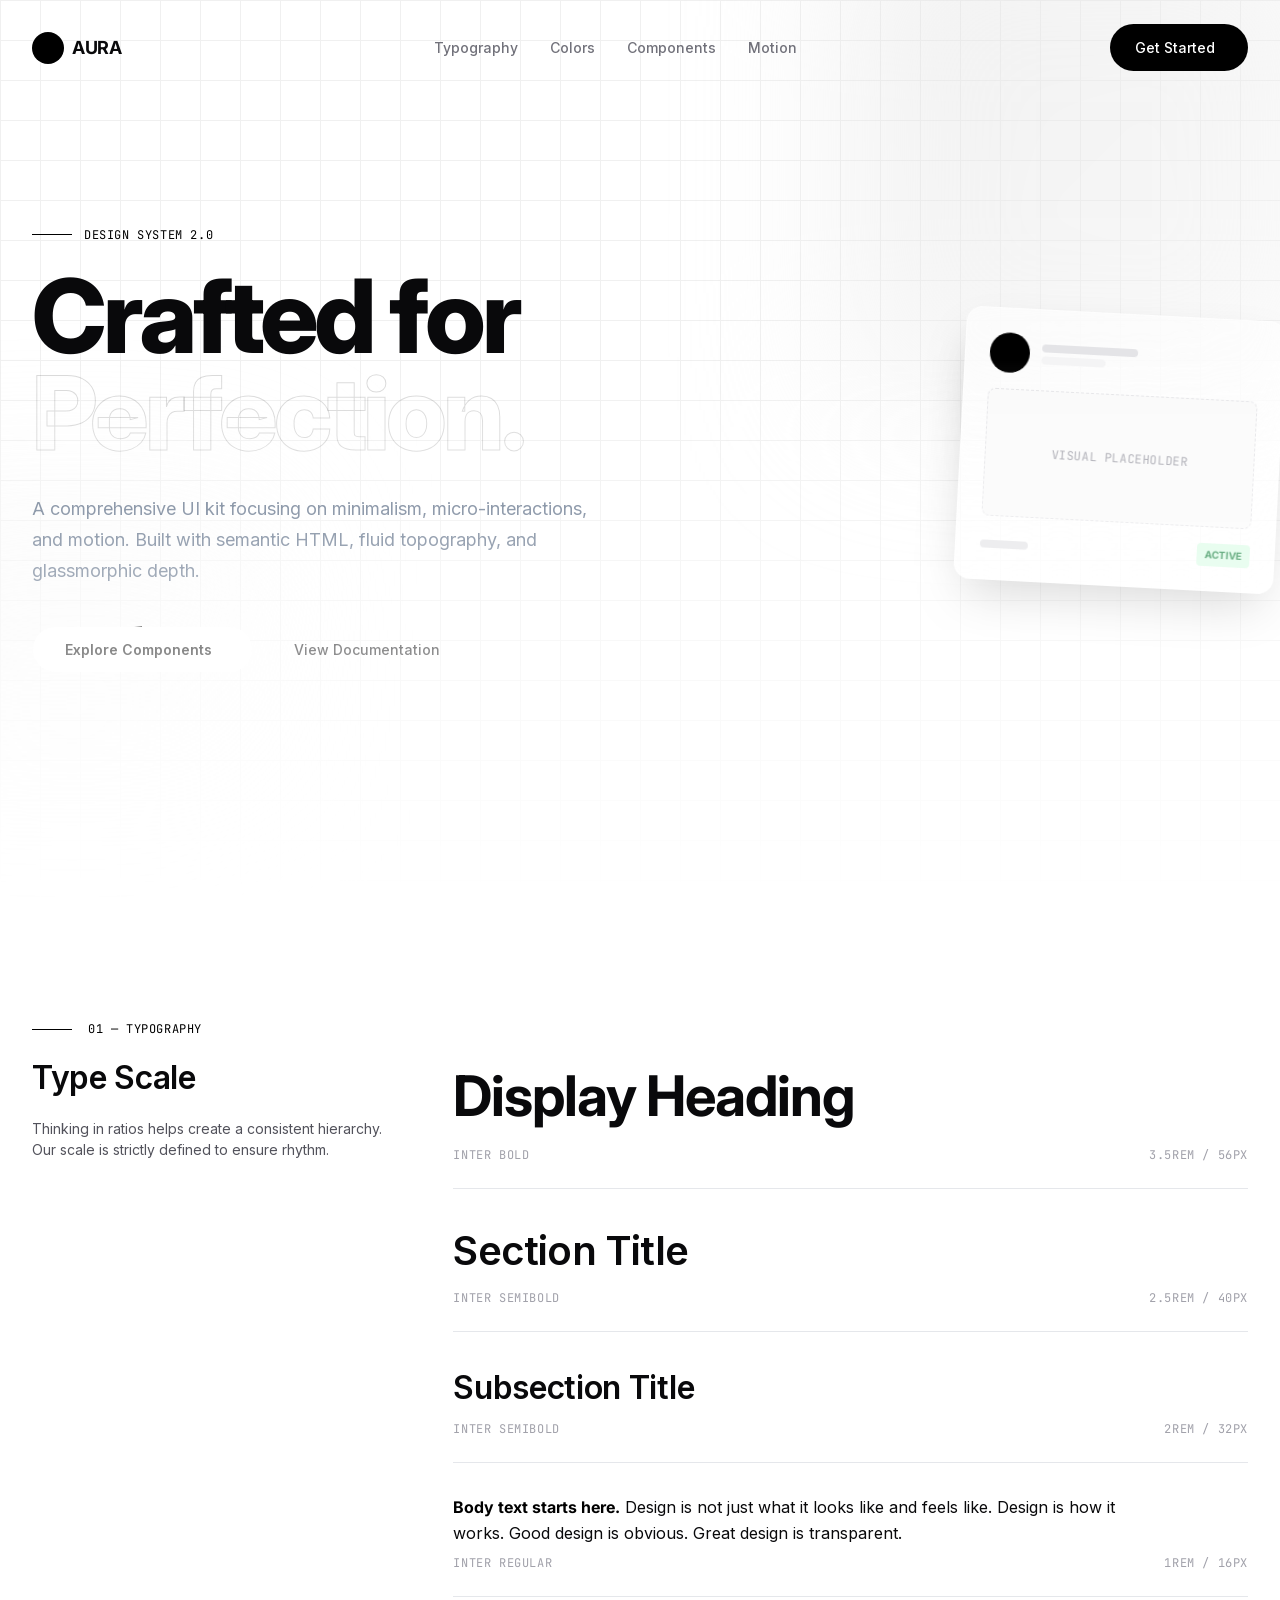
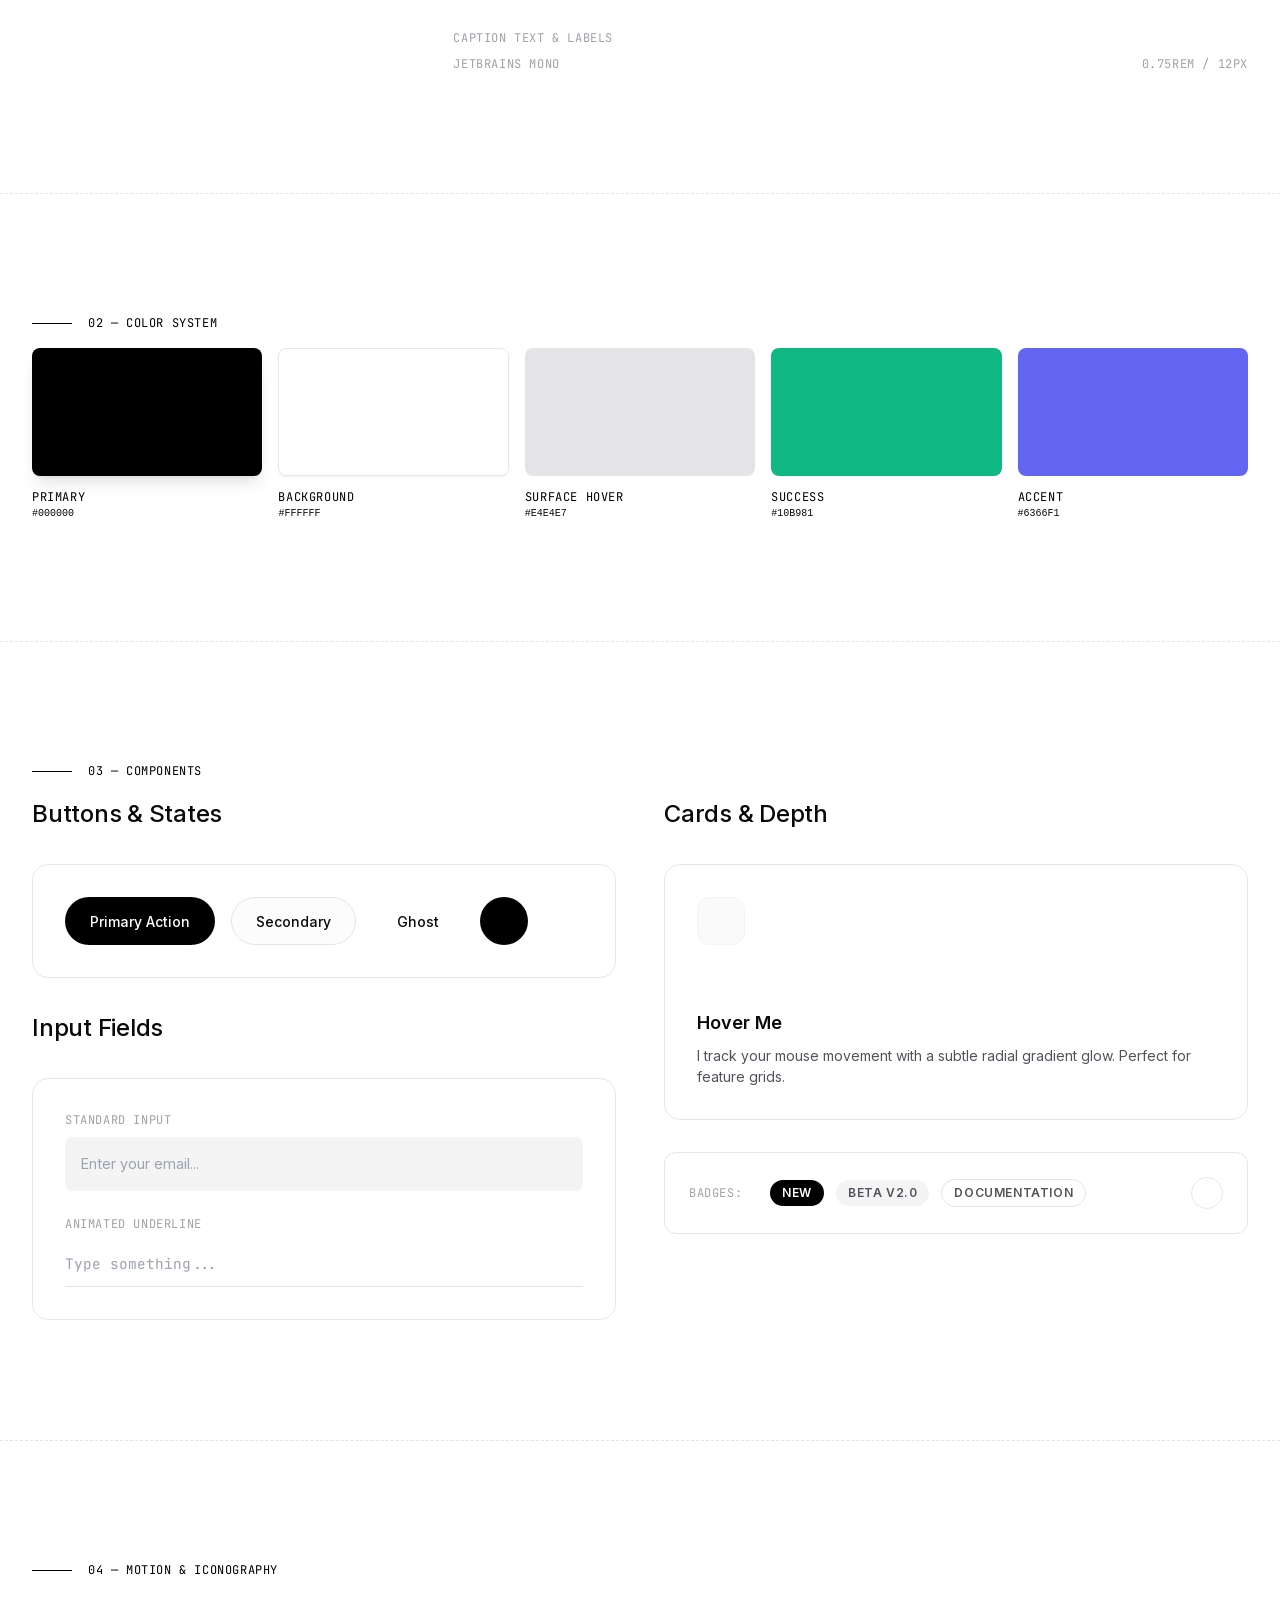
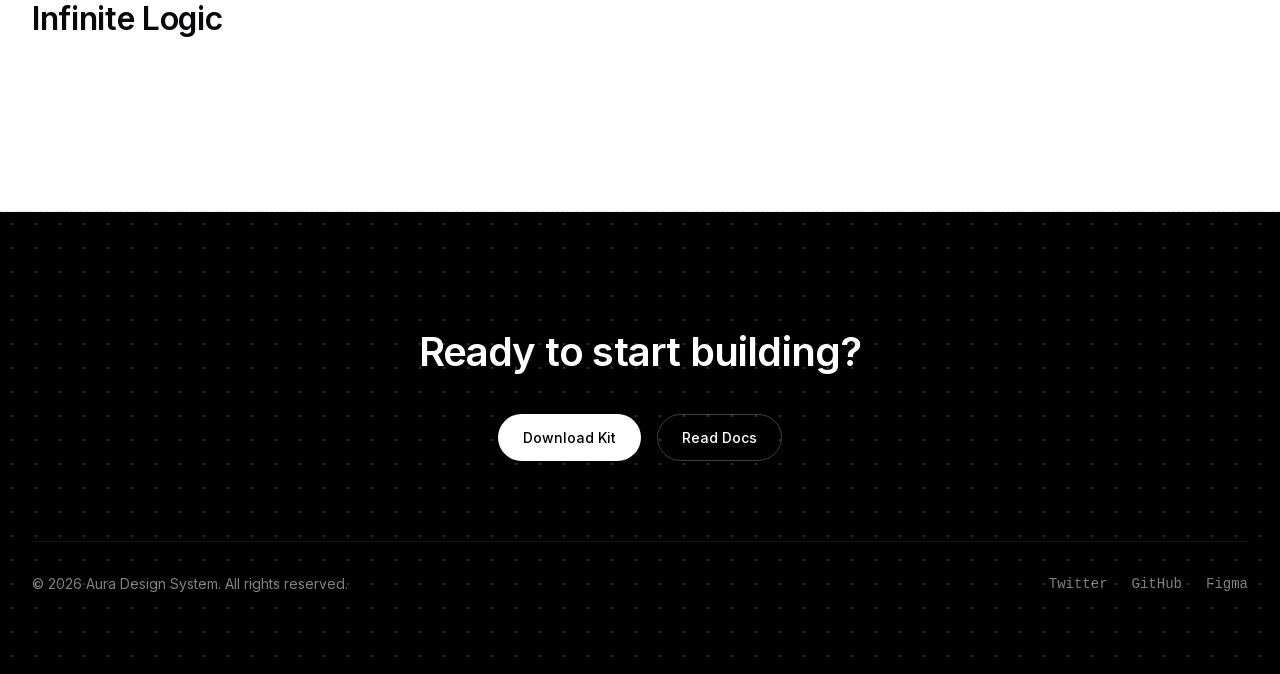
<file: reference/design_system3.html>
<!DOCTYPE html>
<html lang="en" class="scroll-smooth">

<head>
    <meta charset="UTF-8">
    <meta name="viewport" content="width=device-width, initial-scale=1.0">
    <title>AURA Design System - Clean & Motion</title>

    <!-- Fonts -->
    <link rel="preconnect" href="https://fonts.googleapis.com">
    <link rel="preconnect" href="https://fonts.gstatic.com" crossorigin>
    <link
        href="https://fonts.googleapis.com/css2?family=Inter:wght@300;400;500;600;700;800&family=JetBrains+Mono:wght@400;500&display=swap"
        rel="stylesheet">

    <!-- Icons & Core Assets -->
    <script src="templates/digital-architect.aura.build/assets/resource_3fa48481346f.js"></script>
    <script src="templates/digital-architect.aura.build/assets/iconify-icon_d39ffc6e4c56.js"></script>
    <link href="templates/digital-architect.aura.build/assets/css2_19fd9cc6b396.css" rel="stylesheet" />

    <style>
        /* =========================================
           1. CORE VARIABLES & RESET
           ========================================= */
        :root {
            /* Colors */
            --bg-body: #ffffff;
            --bg-surface: #fcfcfc;
            --bg-surface-hover: #f7f7f7;

            --text-main: #09090b;
            --text-secondary: #52525b;
            --text-muted: #a1a1aa;

            --border-light: #e4e4e7;
            --border-hover: #d4d4d8;

            --primary: #000000;
            --primary-foreground: #ffffff;

            /* Semantic */
            --success: #10b981;
            --warning: #f59e0b;
            --error: #ef4444;
            --info: #3b82f6;

            /* Spacing */
            --section-gap: 120px;

            /* Typography */
            --font-sans: 'Inter', sans-serif;
            --font-mono: 'JetBrains Mono', monospace;
        }

        *,
        *::before,
        *::after {
            box-sizing: border-box;
            margin: 0;
            padding: 0;
        }

        body {
            font-family: var(--font-sans);
            background-color: var(--bg-body);
            color: var(--text-main);
            line-height: 1.5;
            overflow-x: hidden;
            -webkit-font-smoothing: antialiased;
        }

        a {
            text-decoration: none;
            color: inherit;
        }

        ul {
            list-style: none;
        }

        button,
        input {
            font-family: inherit;
        }

        /* =========================================
           2. ANIMATIONS & TRANSITIONS
           ========================================= */

        /* Blur Fade In */
        @keyframes revealUp {
            from {
                opacity: 0;
                transform: translateY(30px);
                filter: blur(10px);
            }

            to {
                opacity: 1;
                transform: translateY(0);
                filter: blur(0);
            }
        }

        .reveal-active {
            animation: revealUp 1s cubic-bezier(0.16, 1, 0.3, 1) forwards;
        }

        .animate-on-scroll {
            opacity: 0;
            /* Initially hidden */
        }

        .delay-100 {
            animation-delay: 0.1s;
        }

        .delay-200 {
            animation-delay: 0.2s;
        }

        .delay-300 {
            animation-delay: 0.3s;
        }

        .delay-500 {
            animation-delay: 0.5s;
        }

        /* Rotation */
        @keyframes spin {
            from {
                transform: rotate(0deg);
            }

            to {
                transform: rotate(360deg);
            }
        }

        .animate-spin-slow {
            animation: spin 8s linear infinite;
        }

        .animate-spin-fast {
            animation: spin 1s linear infinite;
        }

        /* Float / Bobbing */
        @keyframes float {

            0%,
            100% {
                transform: translateY(0px);
            }

            50% {
                transform: translateY(-20px);
            }
        }

        .animate-float {
            animation: float 6s ease-in-out infinite;
        }

        /* Marquee */
        @keyframes marquee {
            0% {
                transform: translateX(0);
            }

            100% {
                transform: translateX(-50%);
            }
        }

        .animate-marquee {
            display: flex;
            width: fit-content;
            animation: marquee 30s linear infinite;
        }

        /* Shimmer */
        @keyframes shimmer {
            0% {
                transform: translateX(-100%);
            }

            100% {
                transform: translateX(100%);
            }
        }

        /* =========================================
           3. UTILITIES & HELPERS
           ========================================= */
        .container {
            max-width: 1400px;
            margin: 0 auto;
            padding: 0 2rem;
        }

        .grid-bg {
            background-image:
                linear-gradient(to right, #f0f0f0 1px, transparent 1px),
                linear-gradient(to bottom, #f0f0f0 1px, transparent 1px);
            background-size: 40px 40px;
            mask-image: linear-gradient(to bottom, black 40%, transparent 100%);
        }

        .glass {
            background: rgba(255, 255, 255, 0.7);
            backdrop-filter: blur(12px);
            border: 1px solid rgba(255, 255, 255, 0.5);
        }

        /* Typography Utilities */
        .display-text {
            font-size: clamp(3rem, 8vw, 7rem);
            font-weight: 800;
            letter-spacing: -0.04em;
            line-height: 0.95;
        }

        .h1 {
            font-size: 3.5rem;
            letter-spacing: -0.02em;
            font-weight: 700;
        }

        .h2 {
            font-size: 2.5rem;
            letter-spacing: -0.02em;
            font-weight: 600;
        }

        .h3 {
            font-size: 2rem;
            letter-spacing: -0.01em;
            font-weight: 600;
        }

        .h4 {
            font-size: 1.5rem;
            letter-spacing: -0.01em;
            font-weight: 500;
        }

        .h5 {
            font-size: 1.25rem;
            font-weight: 500;
        }

        .h6 {
            font-size: 1rem;
            font-weight: 600;
            text-transform: uppercase;
            letter-spacing: 0.05em;
        }

        .body-lg {
            font-size: 1.125rem;
            line-height: 1.7;
        }

        .body-base {
            font-size: 1rem;
            line-height: 1.6;
        }

        .body-sm {
            font-size: 0.875rem;
            line-height: 1.5;
            color: var(--text-secondary);
        }

        .caption {
            font-size: 0.75rem;
            letter-spacing: 0.05em;
            text-transform: uppercase;
            color: var(--text-muted);
            font-family: var(--font-mono);
        }

        .text-gradient {
            background: linear-gradient(135deg, #000 0%, #666 100%);
            -webkit-background-clip: text;
            -webkit-text-fill-color: transparent;
        }

        .text-stroke {
            color: transparent;
            -webkit-text-stroke: 1px rgba(0, 0, 0, 0.15);
            transition: all 0.5s ease;
        }

        .text-stroke:hover {
            -webkit-text-stroke: 1px rgba(0, 0, 0, 1);
        }

        /* =========================================
           4. COMPONENTS
           ========================================= */

        /* --- Buttons --- */
        .btn {
            display: inline-flex;
            align-items: center;
            justify-content: center;
            gap: 0.5rem;
            padding: 0.75rem 1.5rem;
            border-radius: 9999px;
            font-size: 0.875rem;
            font-weight: 500;
            transition: all 0.3s ease;
            cursor: pointer;
            border: 1px solid transparent;
        }

        .btn-primary {
            background: var(--primary);
            color: var(--primary-foreground);
        }

        .btn-primary:hover {
            transform: translateY(-2px);
            box-shadow: 0 10px 20px -10px rgba(0, 0, 0, 0.3);
        }

        .btn-secondary {
            background: var(--bg-surface);
            color: var(--text-main);
            border-color: var(--border-light);
        }

        .btn-secondary:hover {
            background: var(--bg-surface-hover);
            border-color: var(--border-hover);
        }

        .btn-ghost {
            background: transparent;
            color: var(--text-main);
        }

        .btn-ghost:hover {
            background: var(--bg-surface-hover);
        }

        /* Beam Button (The "Wow" Button) */
        .btn-beam {
            position: relative;
            padding: 1px;
            /* To show gradient */
            border-radius: 9999px;
            overflow: hidden;
            display: inline-flex;
        }

        .btn-beam-bg {
            position: absolute;
            inset: -100%;
            background: conic-gradient(from 0deg, transparent 0 340deg, #000 360deg);
            animation: spin 4s linear infinite;
        }

        .btn-beam-inner {
            position: relative;
            background: white;
            color: black;
            border-radius: 9999px;
            padding: 0.75rem 2rem;
            font-weight: 600;
            font-size: 0.875rem;
            z-index: 1;
            transition: background 0.3s;
            display: flex;
            align-items: center;
            gap: 0.5rem;
        }

        .btn-beam:hover .btn-beam-inner {
            background: #f9f9f9;
        }

        /* --- Input --- */
        .input-group {
            position: relative;
            margin-bottom: 1.5rem;
        }

        .input-base {
            width: 100%;
            padding: 1rem;
            border: none;
            background: #f4f4f5;
            border-radius: 0.5rem;
            outline: none;
            font-family: var(--font-sans);
            font-size: 0.9rem;
            transition: all 0.3s;
        }

        .input-base:focus {
            background: #ffffff;
            box-shadow: 0 0 0 2px #000;
        }

        /* Animated Underline Input */
        .input-line {
            width: 100%;
            padding: 0.75rem 0;
            border: none;
            border-bottom: 1px solid var(--border-light);
            background: transparent;
            outline: none;
            font-family: var(--font-mono);
            font-size: 0.9rem;
        }

        .input-line~.line {
            position: absolute;
            bottom: 0;
            left: 0;
            width: 0;
            height: 1px;
            background: #000;
            transition: width 0.4s ease;
        }

        .input-line:focus~.line {
            width: 100%;
        }

        /* --- Cards --- */
        .card {
            background: white;
            border: 1px solid var(--border-light);
            border-radius: 1rem;
            padding: 2rem;
            transition: all 0.3s cubic-bezier(0.25, 0.8, 0.25, 1);
        }

        .card:hover {
            transform: translateY(-5px);
            box-shadow: 0 20px 40px -15px rgba(0, 0, 0, 0.05);
            border-color: #d4d4d8;
        }

        /* Flashlight Card */
        .flashlight-card {
            position: relative;
            background: rgba(255, 255, 255, 0.8);
            border: 1px solid var(--border-light);
            overflow: hidden;
            border-radius: 1rem;
        }

        .flashlight-card::before {
            content: "";
            position: absolute;
            inset: 0;
            background: radial-gradient(600px circle at var(--mouse-x, 50%) var(--mouse-y, 50%),
                    rgba(0, 0, 0, 0.04),
                    transparent 40%);
            opacity: 0;
            transition: opacity 0.5s;
            pointer-events: none;
            z-index: 2;
        }

        .flashlight-card:hover::before {
            opacity: 1;
        }

        /* --- Badges & Tooltips --- */
        .badge {
            display: inline-flex;
            align-items: center;
            padding: 0.25rem 0.75rem;
            border-radius: 9999px;
            font-size: 0.75rem;
            font-weight: 600;
            text-transform: uppercase;
            letter-spacing: 0.05em;
        }

        .badge-neutral {
            background: #f4f4f5;
            color: #52525b;
        }

        .badge-primary {
            background: #000;
            color: #fff;
        }

        .badge-outline {
            border: 1px solid #e4e4e7;
            color: #52525b;
        }

        .tooltip-container {
            position: relative;
            display: inline-block;
        }

        .tooltip {
            position: absolute;
            bottom: 100%;
            left: 50%;
            transform: translateX(-50%) translateY(10px);
            background: #000;
            color: #fff;
            padding: 0.5rem 1rem;
            border-radius: 0.5rem;
            font-size: 0.75rem;
            opacity: 0;
            pointer-events: none;
            transition: all 0.2s;
            white-space: nowrap;
        }

        .tooltip::after {
            content: '';
            position: absolute;
            top: 100%;
            left: 50%;
            margin-left: -5px;
            border-width: 5px;
            border-style: solid;
            border-color: #000 transparent transparent transparent;
        }

        .tooltip-container:hover .tooltip {
            opacity: 1;
            transform: translateX(-50%) translateY(-5px);
        }

        /* --- Navbar --- */
        .navbar {
            position: fixed;
            top: 0;
            left: 0;
            right: 0;
            z-index: 100;
            padding: 1.5rem 2rem;
            display: flex;
            justify-content: space-between;
            align-items: center;
            transition: all 0.3s;
        }

        .navbar.scrolled {
            background: rgba(255, 255, 255, 0.85);
            backdrop-filter: blur(10px);
            border-bottom: 1px solid rgba(0, 0, 0, 0.05);
            padding: 1rem 2rem;
        }

        /* =========================================
           5. LAYOUT & SECTIONS
           ========================================= */
        section {
            padding: var(--section-gap) 0;
            border-bottom: 1px dashed var(--border-light);
            position: relative;
        }

        .section-header {
            margin-bottom: 4rem;
        }

        .section-label {
            display: flex;
            align-items: center;
            gap: 1rem;
            margin-bottom: 1rem;
        }

        .section-line {
            height: 1px;
            width: 40px;
            background: #000;
        }

        /* Hero Specifics */
        .hero-section {
            min-height: 100vh;
            display: flex;
            align-items: center;
            padding-top: 5rem;
            padding-bottom: 5rem;
            overflow: hidden;
            border-bottom: 1px solid var(--border-light);
            position: relative;
        }

        .blob {
            position: absolute;
            filter: blur(80px);
            z-index: -1;
            opacity: 0.5;
            animation: float 8s ease-in-out infinite;
        }

        .blob-1 {
            top: -10%;
            right: -5%;
            width: 500px;
            height: 500px;
            background: linear-gradient(135deg, #e0e0e0 0%, #f5f5f5 100%);
        }

        .blob-2 {
            bottom: 0%;
            left: -10%;
            width: 400px;
            height: 400px;
            background: linear-gradient(135deg, #f0f0f0 0%, #ffffff 100%);
            animation-delay: -4s;
        }

        /* Code Block */
        .code-block {
            background: #18181b;
            color: #e4e4e7;
            padding: 1.5rem;
            border-radius: 0.75rem;
            font-family: var(--font-mono);
            font-size: 0.85rem;
            overflow-x: auto;
        }

        .token-keyword {
            color: #c084fc;
        }

        .token-function {
            color: #60a5fa;
        }

        .token-string {
            color: #4ade80;
        }

        .token-comment {
            color: #71717a;
        }
    </style>
</head>

<body class="selection:bg-black selection:text-white">

    <!-- Navigation -->
    <nav class="navbar" id="navbar">
        <div class="flex items-center gap-2">
            <div class="w-8 h-8 bg-black text-white flex items-center justify-center rounded-full">
                <iconify-icon icon="solar:layers-minimalistic-bold-duotone"></iconify-icon>
            </div>
            <span class="font-bold tracking-tight text-lg">AURA</span>
        </div>

        <div class="hidden md:flex items-center gap-8 text-sm font-medium text-zinc-500">
            <a href="#typography" class="hover:text-black transition-colors">Typography</a>
            <a href="#colors" class="hover:text-black transition-colors">Colors</a>
            <a href="#components" class="hover:text-black transition-colors">Components</a>
            <a href="#motion" class="hover:text-black transition-colors">Motion</a>
        </div>

        <button class="btn btn-primary" onclick="window.scrollTo(0, document.body.scrollHeight)">
            <span>Get Started</span>
            <iconify-icon icon="solar:arrow-right-linear"></iconify-icon>
        </button>
    </nav>

    <!-- HERO SECTION -->
    <section class="hero-section grid-bg">
        <div class="blob blob-1"></div>
        <div class="blob blob-2"></div>

        <div class="container relative z-10">
            <div class="max-w-4xl">
                <div class="animate-on-scroll delay-100 flex items-center gap-3 mb-6">
                    <span class="h-px w-10 bg-black"></span>
                    <span class="caption text-black">Design System 2.0</span>
                </div>

                <h1 class="display-text mb-8 animate-on-scroll delay-200">
                    <div class="block overflow-hidden"><span class="block reveal-active">Crafted for</span></div>
                    <div class="block overflow-hidden">
                        <span class="block text-stroke reveal-active delay-200"
                            style="animation-delay: 0.2s">Perfection.</span>
                    </div>
                </h1>

                <p class="body-lg text-slate-500 max-w-xl mb-10 animate-on-scroll delay-300"
                    style="animation-delay: 0.3s">
                    A comprehensive UI kit focusing on minimalism, micro-interactions, and motion.
                    Built with semantic HTML, fluid topography, and glassmorphic depth.
                </p>

                <div class="flex flex-wrap gap-4 animate-on-scroll delay-500" style="animation-delay: 0.4s">
                    <!-- Beam Button CTA -->
                    <a href="#components" class="btn-beam">
                        <div class="btn-beam-bg"></div>
                        <div class="btn-beam-inner">
                            <span>Explore Components</span>
                            <iconify-icon icon="solar:arrow-down-linear"></iconify-icon>
                        </div>
                    </a>

                    <button class="btn btn-ghost group">
                        <span>View Documentation</span>
                        <iconify-icon icon="solar:arrow-right-up-linear"
                            class="group-hover:translate-x-1 group-hover:-translate-y-1 transition-transform"></iconify-icon>
                    </button>
                </div>
            </div>

            <!-- Floating visual element on the right -->
            <div class="absolute right-0 top-1/2 -translate-y-1/2 hidden lg:block animate-float">
                <div class="glass p-6 rounded-2xl w-[320px] shadow-2xl rotate-3 border border-white/50">
                    <div class="flex items-center gap-3 mb-4">
                        <div class="w-10 h-10 rounded-full bg-black flex items-center justify-center text-white">
                            <iconify-icon icon="solar:users-group-rounded-bold"></iconify-icon>
                        </div>
                        <div>
                            <div class="h-2 w-24 bg-zinc-200 rounded mb-1"></div>
                            <div class="h-2 w-16 bg-zinc-100 rounded"></div>
                        </div>
                    </div>
                    <div
                        class="h-32 bg-zinc-50 rounded-lg mb-4 flex items-center justify-center border border-dashed border-zinc-200">
                        <span class="caption">Visual Placeholder</span>
                    </div>
                    <div class="flex justify-between items-center">
                        <div class="h-2 w-12 bg-zinc-200 rounded"></div>
                        <div class="px-2 py-1 bg-green-100 text-green-700 text-[10px] uppercase font-bold rounded">
                            Active</div>
                    </div>
                </div>
            </div>
        </div>
    </section>

    <!-- TYPOGRAPHY SECTION -->
    <section id="typography">
        <div class="container">
            <div class="section-label animate-on-scroll">
                <div class="section-line"></div>
                <span class="caption text-black">01 — Typography</span>
            </div>

            <div class="grid grid-cols-1 md:grid-cols-12 gap-12">
                <div class="md:col-span-4 animate-on-scroll">
                    <h2 class="h3 mb-4">Type Scale</h2>
                    <p class="body-sm text-muted">Thinking in ratios helps create a consistent hierarchy. Our scale is
                        strictly defined to ensure rhythm.</p>
                </div>

                <div class="md:col-span-8 space-y-8 animate-on-scroll delay-200">
                    <div class="border-b border-light pb-6">
                        <div class="h1">Display Heading</div>
                        <div class="flex justify-between mt-2 caption">
                            <span>Inter Bold</span>
                            <span>3.5rem / 56px</span>
                        </div>
                    </div>
                    <div class="border-b border-light pb-6">
                        <div class="h2">Section Title</div>
                        <div class="flex justify-between mt-2 caption">
                            <span>Inter SemiBold</span>
                            <span>2.5rem / 40px</span>
                        </div>
                    </div>
                    <div class="border-b border-light pb-6">
                        <div class="h3">Subsection Title</div>
                        <div class="flex justify-between mt-2 caption">
                            <span>Inter SemiBold</span>
                            <span>2rem / 32px</span>
                        </div>
                    </div>
                    <div class="border-b border-light pb-6">
                        <p class="body-base max-w-2xl">
                            <strong class="text-black">Body text starts here.</strong> Design is not just what it looks
                            like and feels like. Design is how it works. Good design is obvious. Great design is
                            transparent.
                        </p>
                        <div class="flex justify-between mt-2 caption">
                            <span>Inter Regular</span>
                            <span>1rem / 16px</span>
                        </div>
                    </div>
                    <div>
                        <p class="caption">CAPTION TEXT & LABELS</p>
                        <div class="flex justify-between mt-2 caption">
                            <span>JetBrains Mono</span>
                            <span>0.75rem / 12px</span>
                        </div>
                    </div>
                </div>
            </div>
        </div>
    </section>

    <!-- COLOR SYSTEM -->
    <section id="colors" class="bg-surface">
        <div class="container">
            <div class="section-label animate-on-scroll">
                <div class="section-line"></div>
                <span class="caption text-black">02 — Color System</span>
            </div>

            <div class="grid grid-cols-2 md:grid-cols-5 gap-4 animate-on-scroll delay-100">
                <!-- Neutral -->
                <div class="group cursor-pointer">
                    <div class="h-32 rounded-lg bg-black shadow-lg mb-3"></div>
                    <div class="caption text-black">Primary</div>
                    <div class="text-[10px] text-muted font-mono">#000000</div>
                </div>
                <div class="group cursor-pointer">
                    <div class="h-32 rounded-lg bg-white border border-light shadow-sm mb-3"></div>
                    <div class="caption text-black">Background</div>
                    <div class="text-[10px] text-muted font-mono">#FFFFFF</div>
                </div>
                <div class="group cursor-pointer">
                    <div class="h-32 rounded-lg bg-zinc-200 mb-3"></div>
                    <div class="caption text-black">Surface Hover</div>
                    <div class="text-[10px] text-muted font-mono">#E4E4E7</div>
                </div>

                <!-- Semantic -->
                <div class="group cursor-pointer">
                    <div class="h-32 rounded-lg bg-emerald-500 mb-3"></div>
                    <div class="caption text-black">Success</div>
                    <div class="text-[10px] text-muted font-mono">#10B981</div>
                </div>
                <div class="group cursor-pointer">
                    <div class="h-32 rounded-lg bg-indigo-500 mb-3"></div>
                    <div class="caption text-black">Accent</div>
                    <div class="text-[10px] text-muted font-mono">#6366F1</div>
                </div>
            </div>
        </div>
    </section>

    <!-- COMPONENTS SECTION -->
    <section id="components">
        <div class="container">
            <div class="section-label animate-on-scroll">
                <div class="section-line"></div>
                <span class="caption text-black">03 — Components</span>
            </div>

            <div class="grid grid-cols-1 md:grid-cols-2 gap-12">

                <!-- Interactive Interactions -->
                <div class="space-y-8 animate-on-scroll delay-100">
                    <h3 class="h4">Buttons & States</h3>

                    <div class="p-8 border border-light rounded-2xl flex flex-wrap gap-4 bg-surface">
                        <button class="btn btn-primary">Primary Action</button>
                        <button class="btn btn-secondary">Secondary</button>
                        <button class="btn btn-ghost">Ghost</button>
                        <button class="btn btn-primary w-12 h-12 !p-0 rounded-full">
                            <iconify-icon icon="solar:add-linear" class="text-xl"></iconify-icon>
                        </button>
                    </div>

                    <h3 class="h4">Input Fields</h3>
                    <div class="p-8 border border-light rounded-2xl space-y-6 bg-surface">
                        <div class="input-group">
                            <label class="caption block mb-2">Standard Input</label>
                            <input type="text" class="input-base" placeholder="Enter your email...">
                        </div>
                        <div class="input-group relative">
                            <label class="caption block mb-2">Animated Underline</label>
                            <input type="text" class="input-line" placeholder="Type something...">
                            <span class="line"></span>
                        </div>
                    </div>
                </div>

                <!-- Cards & Flashlight -->
                <div class="space-y-8 animate-on-scroll delay-200">
                    <h3 class="h4">Cards & Depth</h3>

                    <!-- Flashlight Card -->
                    <div class="flashlight-card h-64 p-8 flex flex-col justify-end group cursor-pointer">
                        <div
                            class="mb-auto w-12 h-12 bg-zinc-50 border border-zinc-100 rounded-xl flex items-center justify-center">
                            <iconify-icon icon="solar:bolt-bold-duotone" class="text-xl"></iconify-icon>
                        </div>
                        <h4 class="text-lg font-semibold">Hover Me</h4>
                        <p class="body-sm text-muted mt-2">I track your mouse movement with a subtle radial gradient
                            glow. Perfect for feature grids.</p>

                        <div
                            class="absolute top-6 right-6 opacity-0 group-hover:opacity-100 transition-opacity transform group-hover:translate-x-1">
                            <iconify-icon icon="solar:arrow-right-up-linear"></iconify-icon>
                        </div>
                    </div>

                    <!-- Badges -->
                    <div class="p-6 border border-light rounded-xl flex gap-3 flex-wrap items-center">
                        <span class="caption text-muted mr-4">Badges:</span>
                        <span class="badge badge-primary">New</span>
                        <span class="badge badge-neutral">Beta v2.0</span>
                        <span class="badge badge-outline">Documentation</span>

                        <!-- Tooltip Demo -->
                        <div class="tooltip-container ml-auto">
                            <button
                                class="w-8 h-8 rounded-full border border-light flex items-center justify-center text-muted hover:text-black">
                                <iconify-icon icon="solar:info-circle-linear"></iconify-icon>
                            </button>
                            <div class="tooltip">This is a tooltip</div>
                        </div>
                    </div>
                </div>
            </div>
        </div>
    </section>

    <!-- MOTION & ICONS -->
    <section id="motion" class="overflow-hidden">
        <div class="container mb-12">
            <div class="section-label animate-on-scroll">
                <div class="section-line"></div>
                <span class="caption text-black">04 — Motion & Iconography</span>
            </div>
            <h2 class="h3 animate-on-scroll">Infinite Logic</h2>
        </div>

        <div class="animate-marquee gap-8 opacity-50 hover:opacity-100 transition-opacity duration-500">
            <!-- Repeated Icons for Marquee -->
            <iconify-icon icon="simple-icons:figma" class="text-6xl mx-8"></iconify-icon>
            <iconify-icon icon="simple-icons:react" class="text-6xl mx-8"></iconify-icon>
            <iconify-icon icon="simple-icons:tailwindcss" class="text-6xl mx-8"></iconify-icon>
            <iconify-icon icon="simple-icons:javascript" class="text-6xl mx-8"></iconify-icon>
            <iconify-icon icon="simple-icons:html5" class="text-6xl mx-8"></iconify-icon>
            <iconify-icon icon="simple-icons:css3" class="text-6xl mx-8"></iconify-icon>
            <iconify-icon icon="simple-icons:nodedotjs" class="text-6xl mx-8"></iconify-icon>
            <iconify-icon icon="simple-icons:dribbble" class="text-6xl mx-8"></iconify-icon>
            <!-- Duplicate for fluid loop -->
            <iconify-icon icon="simple-icons:figma" class="text-6xl mx-8"></iconify-icon>
            <iconify-icon icon="simple-icons:react" class="text-6xl mx-8"></iconify-icon>
            <iconify-icon icon="simple-icons:tailwindcss" class="text-6xl mx-8"></iconify-icon>
            <iconify-icon icon="simple-icons:javascript" class="text-6xl mx-8"></iconify-icon>
            <iconify-icon icon="simple-icons:html5" class="text-6xl mx-8"></iconify-icon>
            <iconify-icon icon="simple-icons:css3" class="text-6xl mx-8"></iconify-icon>
        </div>
    </section>

    <!-- FOOTER -->
    <footer class="py-20 bg-black text-white relative overflow-hidden">
        <div
            class="absolute inset-0 opacity-20 bg-[radial-gradient(circle_at_center,_white_1px,_transparent_1px)] bg-[length:24px_24px]">
        </div>

        <div class="container relative z-10 text-center">
            <iconify-icon icon="solar:pen-new-round-bold" class="text-4xl mb-6 inline-block"></iconify-icon>
            <h2 class="h2 mb-8">Ready to start building?</h2>

            <div class="flex flex-col md:flex-row gap-4 justify-center items-center">
                <button class="btn bg-white text-black hover:bg-zinc-200">Download Kit</button>
                <button class="btn border border-zinc-700 hover:border-white">Read Docs</button>
            </div>

            <div
                class="mt-20 pt-8 border-t border-zinc-800 flex flex-col md:flex-row justify-between items-center opacity-50 text-sm">
                <p>&copy; 2026 Aura Design System. All rights reserved.</p>
                <div class="flex gap-6 mt-4 md:mt-0 font-mono">
                    <a href="#" class="hover:text-white">Twitter</a>
                    <a href="#" class="hover:text-white">GitHub</a>
                    <a href="#" class="hover:text-white">Figma</a>
                </div>
            </div>
        </div>
    </footer>

    <!-- SCRIPTS -->
    <script>
        document.addEventListener('DOMContentLoaded', () => {

            // 1. Navbar Scroll Effect
            const nav = document.getElementById('navbar');
            window.addEventListener('scroll', () => {
                if (window.scrollY > 50) {
                    nav.classList.add('scrolled');
                } else {
                    nav.classList.remove('scrolled');
                }
            });

            // 2. Intersection Observer for Animations
            const observer = new IntersectionObserver((entries) => {
                entries.forEach(entry => {
                    if (entry.isIntersecting) {
                        entry.target.classList.add('reveal-active');

                        // Handle generic animate-on-scroll with fade in
                        if (entry.target.classList.contains('animate-on-scroll')) {
                            entry.target.style.opacity = '1';
                            entry.target.style.transform = 'translateY(0)';
                            entry.target.style.transition = 'opacity 0.8s ease, transform 0.8s ease';
                        }
                    }
                });
            }, { threshold: 0.1 });

            document.querySelectorAll('.animate-on-scroll, .reveal-active').forEach(el => observer.observe(el));

            // 3. Flashlight Effect for Cards
            const cards = document.querySelectorAll('.flashlight-card');
            cards.forEach(card => {
                card.addEventListener('mousemove', (e) => {
                    const rect = card.getBoundingClientRect();
                    const x = e.clientX - rect.left;
                    const y = e.clientY - rect.top;
                    card.style.setProperty('--mouse-x', `${x}px`);
                    card.style.setProperty('--mouse-y', `${y}px`);
                });
            });

        });
    </script>
</body>

</html>
</file>
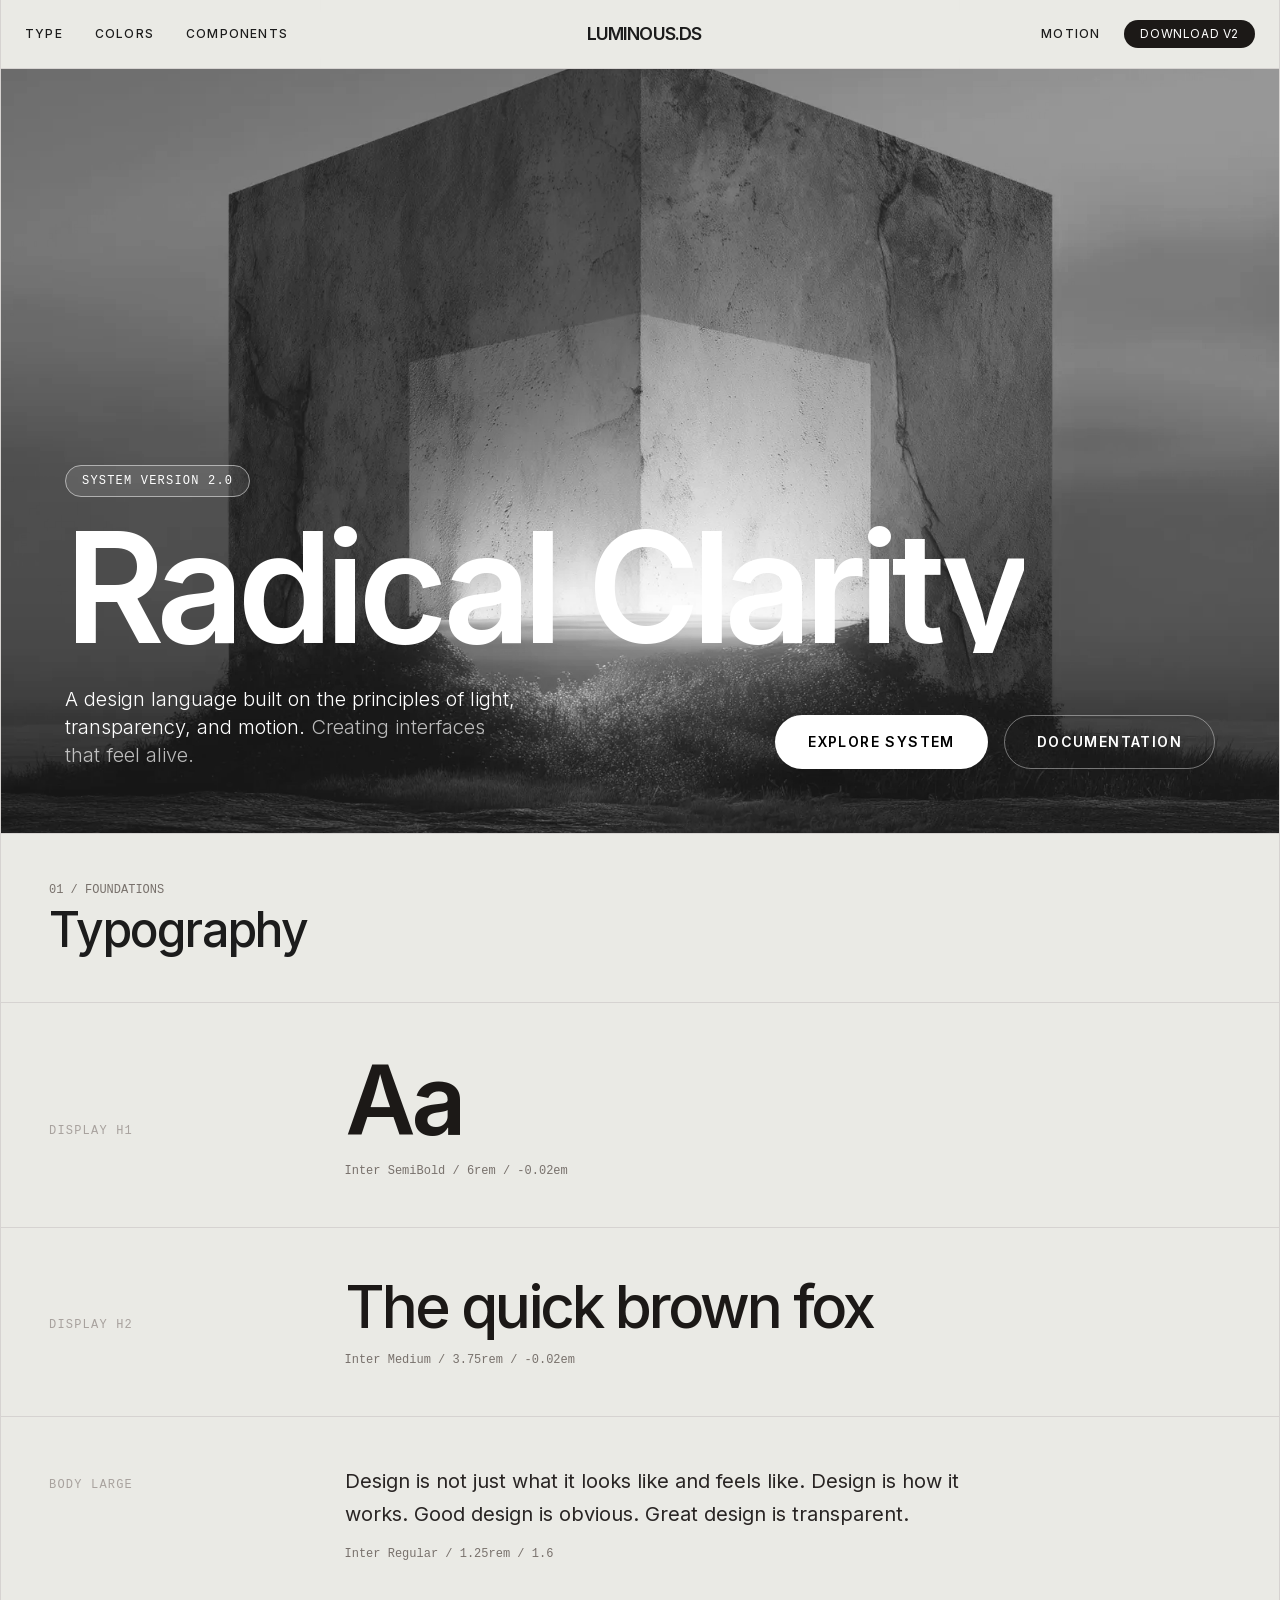
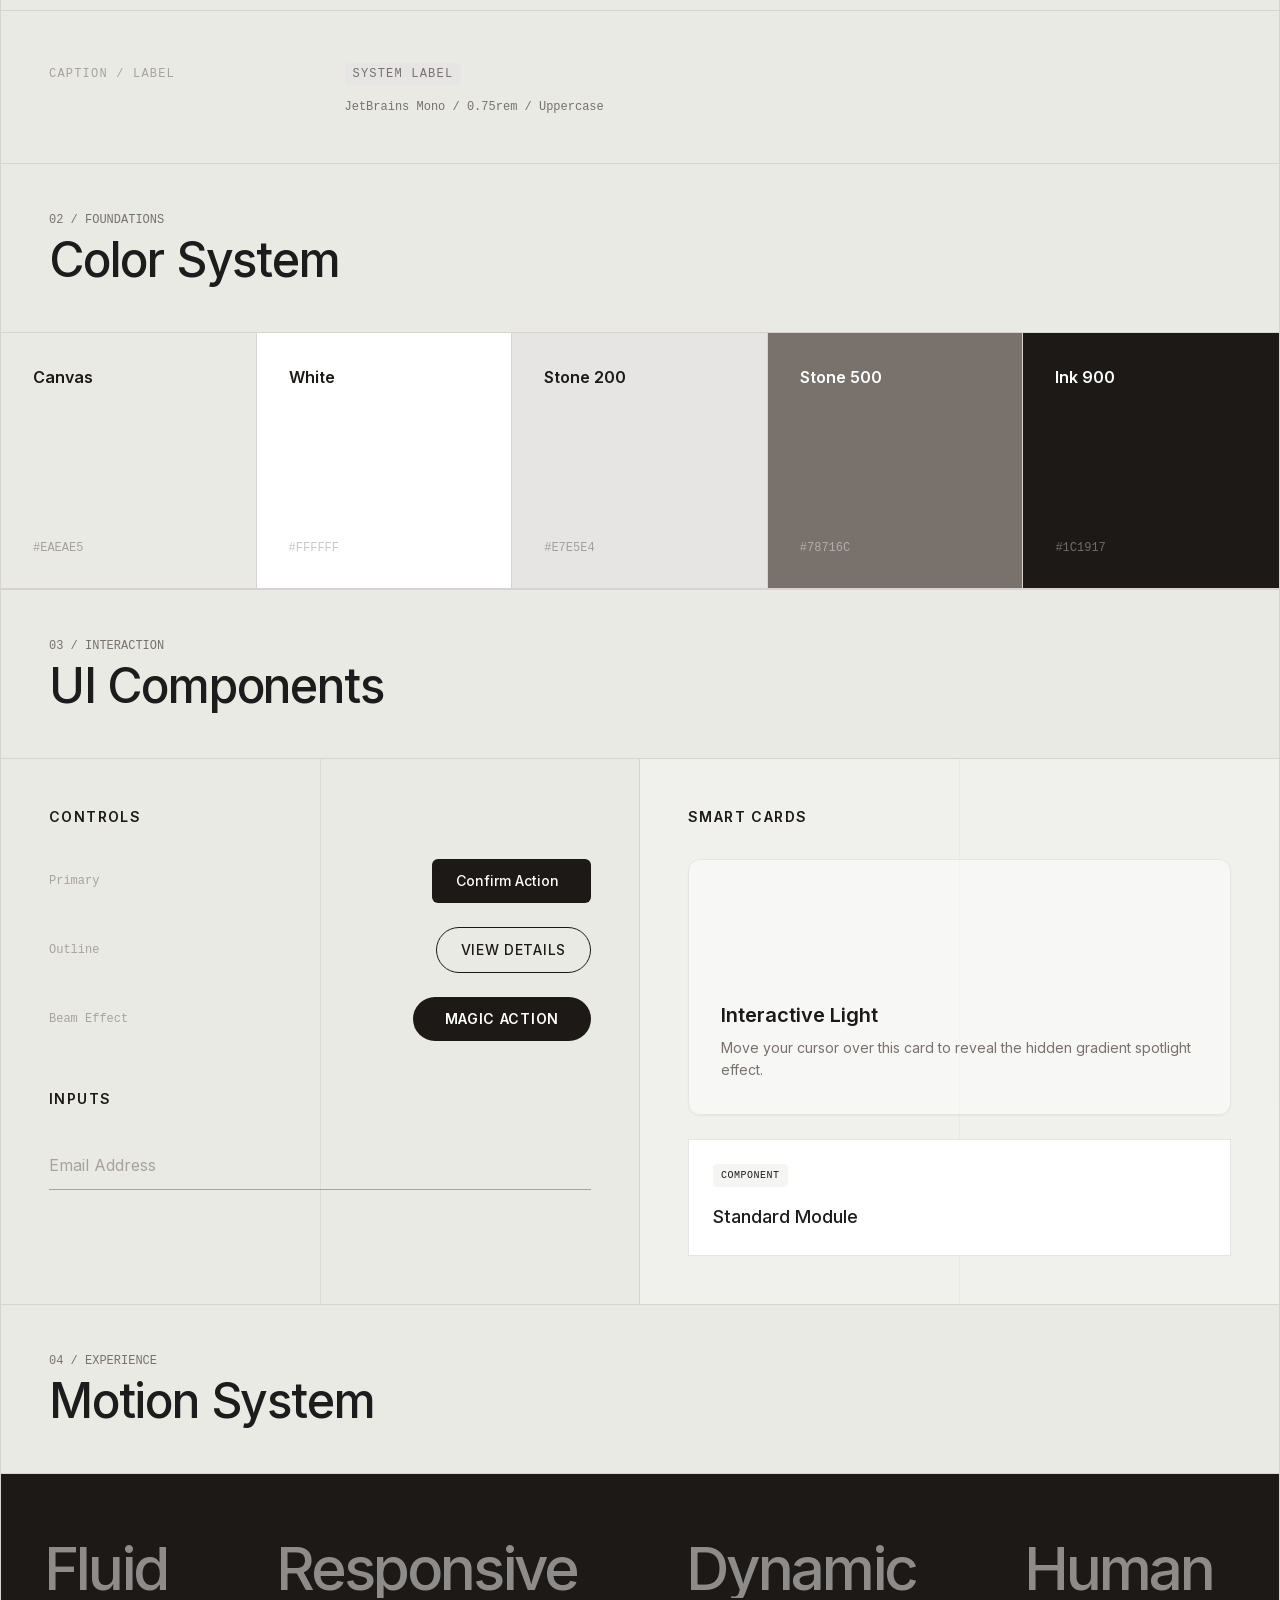
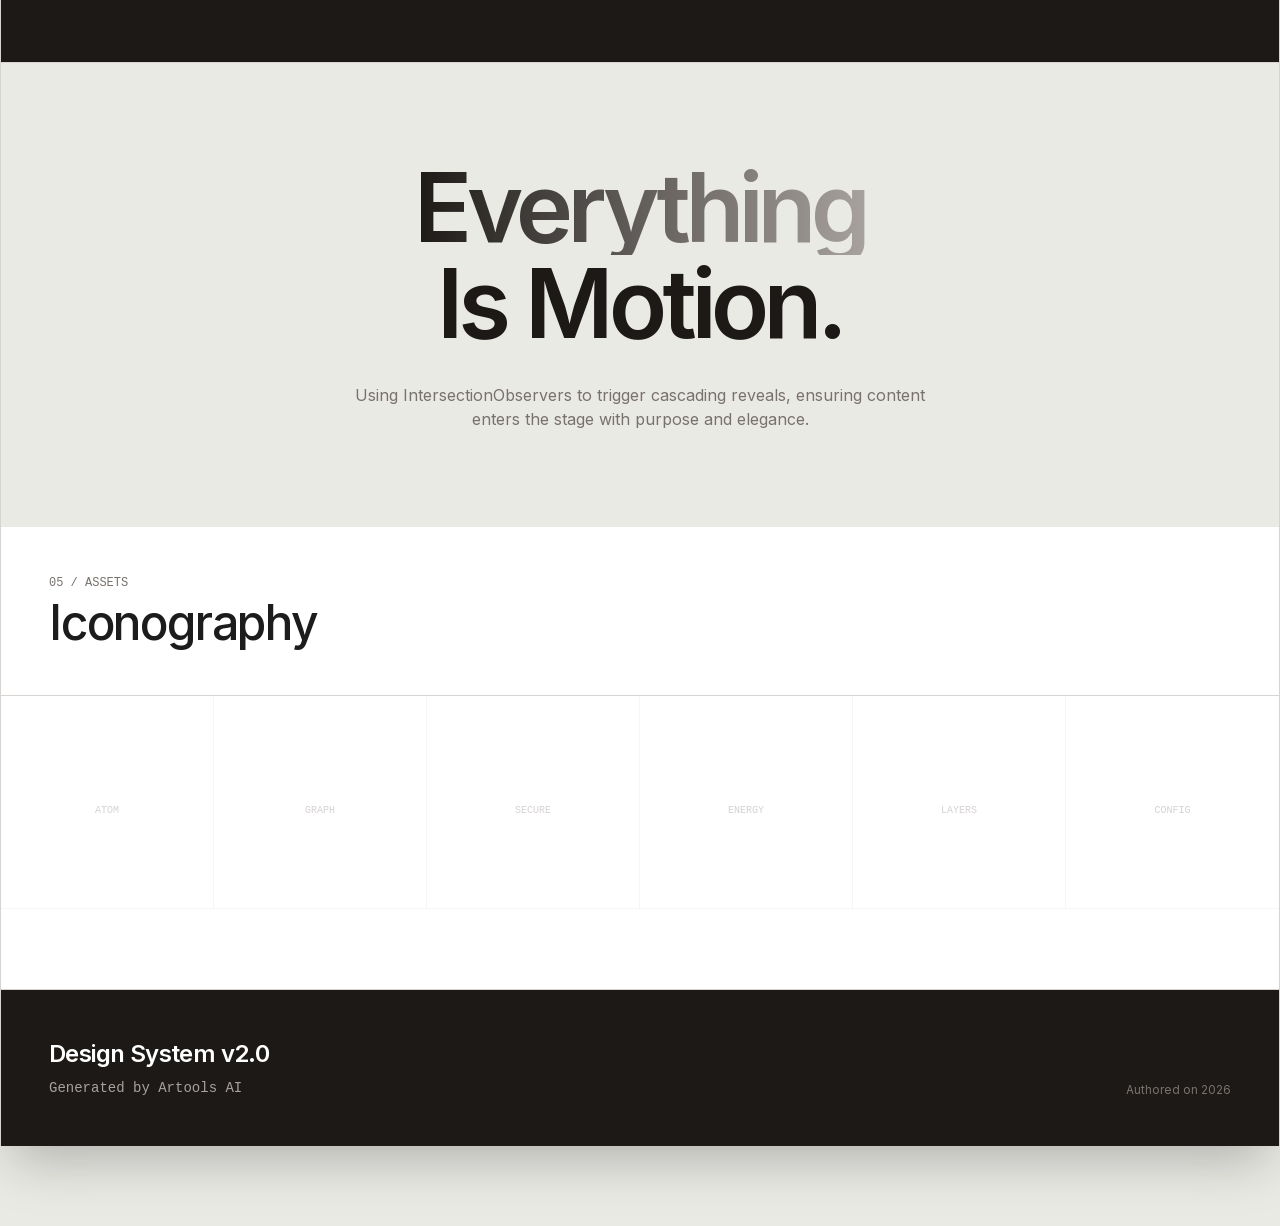
<file: reference/design_system4.html>
<!DOCTYPE html>
<html class="scroll-smooth" lang="en">

<head>
    <meta charset="utf-8" />
    <meta content="width=device-width, initial-scale=1.0" name="viewport" />
    <title>Design System v2 - Luminous & Transparent</title>

    <!-- Core Scripts -->
    <script src="templates/digital-architect.aura.build/assets/resource_3fa48481346f.js"></script>
    <script src="templates/digital-architect.aura.build/assets/iconify-icon_d39ffc6e4c56.js"></script>
    <link href="templates/digital-architect.aura.build/assets/css2_19fd9cc6b396.css" rel="stylesheet" />

    <!-- Tailwind Config for Animations -->
    <script>
        tailwind.config = {
            theme: {
                extend: {
                    fontFamily: {
                        sans: ['Inter', 'sans-serif'],
                        mono: ['JetBrains Mono', 'monospace'],
                    },
                    colors: {
                        stone: {
                            50: '#fafaf9',
                            100: '#f5f5f4',
                            200: '#e7e5e4',
                            300: '#d6d3d1',
                            400: '#a8a29e',
                            500: '#78716c',
                            600: '#57534e',
                            700: '#44403c',
                            800: '#292524',
                            900: '#1c1917',
                        }
                    },
                    animation: {
                        'spin-slow': 'spin 8s linear infinite',
                        'marble': 'marble 20s linear infinite',
                        'beam': 'beam 2s linear infinite',
                        'shimmer': 'shimmer 2s linear infinite',
                    },
                    keyframes: {
                        marble: {
                            '0%': { transform: 'translateY(0) scale(1.2)' },
                            '50%': { transform: 'translateY(-20px) scale(1.25)' },
                            '100%': { transform: 'translateY(0) scale(1.2)' },
                        },
                        beam: {
                            '0%': { transform: 'translateX(-100%) skewX(-15deg)' },
                            '100%': { transform: 'translateX(200%) skewX(-15deg)' },
                        },
                        shimmer: {
                            from: { backgroundPosition: "0 0" },
                            to: { backgroundPosition: "-200% 0" }
                        }
                    }
                }
            }
        }
    </script>

    <style>
        /* --- CORE STYLES --- */
        body {
            font-family: 'Inter', sans-serif;
            background-color: #EAEAE5;
            color: #1C1C1C;
            overflow-x: hidden;
        }

        /* --- ANIMATIONS (Merged) --- */

        /* Reveal on Scroll */
        .reveal {
            opacity: 0;
            transform: translateY(2rem);
            transition: all 1s cubic-bezier(0.16, 1, 0.3, 1);
        }

        .reveal.active {
            opacity: 1;
            transform: translateY(0);
        }

        /* Text Reveal (Masked) */
        .text-reveal-wrapper {
            overflow: hidden;
            display: inline-block;
            vertical-align: bottom;
        }

        .text-reveal-content {
            transform: translateY(110%);
            opacity: 0;
            transition: transform 1.2s cubic-bezier(0.16, 1, 0.3, 1), opacity 1.2s ease;
            display: block;
        }

        .reveal-active .text-reveal-content {
            transform: translateY(0);
            opacity: 1;
        }

        /* Stagger Delays */
        .delay-100 {
            transition-delay: 0.1s;
        }

        .delay-200 {
            transition-delay: 0.2s;
        }

        .delay-300 {
            transition-delay: 0.3s;
        }

        .delay-500 {
            transition-delay: 0.5s;
        }

        .delay-700 {
            transition-delay: 0.7s;
        }

        /* Marquee */
        .marquee-container {
            display: flex;
            overflow: hidden;
            user-select: none;
        }

        .marquee-content {
            flex-shrink: 0;
            display: flex;
            justify-content: space-around;
            min-width: 100%;
            animation: scroll 40s linear infinite;
        }

        @keyframes scroll {
            from {
                transform: translateX(0);
            }

            to {
                transform: translateX(-100%);
            }
        }

        /* Nav Load */
        .nav-load {
            opacity: 0;
            transform: translateY(-10px);
            transition: all 0.8s ease-out;
        }

        .nav-load.loaded {
            opacity: 1;
            transform: translateY(0);
        }

        /* Beam Button Effect */
        .btn-beam {
            position: relative;
            overflow: hidden;
        }

        .btn-beam::before {
            content: "";
            position: absolute;
            top: 0;
            left: -100%;
            width: 100%;
            height: 100%;
            background: linear-gradient(90deg,
                    transparent,
                    rgba(255, 255, 255, 0.2),
                    transparent);
            transition: left 0.5s;
        }

        .btn-beam:hover::before {
            left: 100%;
            transition: left 0.5s;
        }

        /* Shimmer Text */
        .shimmer-text {
            background: linear-gradient(90deg, #1c1917 0%, #a8a29e 50%, #1c1917 100%);
            background-size: 200% auto;
            color: transparent;
            -webkit-background-clip: text;
            background-clip: text;
            animation: shimmer 3s linear infinite;
        }

        /* Aurora / Glow Backgrounds */
        .glow-bg {
            position: absolute;
            width: 600px;
            height: 600px;
            background: radial-gradient(circle, rgba(255, 255, 255, 0.8) 0%, rgba(234, 234, 229, 0) 70%);
            border-radius: 50%;
            filter: blur(80px);
            pointer-events: none;
            z-index: 0;
            opacity: 0.6;
        }

        /* Flashlight Effect Class */
        .flashlight-card {
            background: rgba(255, 255, 255, 0.5);
            position: relative;
            overflow: hidden;
        }

        .flashlight-card::before {
            content: "";
            position: absolute;
            inset: 0px;
            background: radial-gradient(800px circle at var(--mouse-x) var(--mouse-y),
                    rgba(255, 255, 255, 0.9),
                    transparent 40%);
            opacity: 0;
            transition: opacity 0.5s;
            pointer-events: none;
            z-index: 2;
        }

        .flashlight-card:hover::before {
            opacity: 1;
        }
    </style>
</head>

<body class="antialiased min-h-screen selection:bg-stone-800 selection:text-white pb-20">

    <!-- Container -->
    <div class="max-w-[1400px] mx-auto border-x border-stone-300 relative bg-[#EAEAE5] shadow-2xl">

        <!-- Grid Guide Lines -->
        <div
            class="absolute inset-0 pointer-events-none grid grid-cols-1 md:grid-cols-12 gap-0 z-0 h-full w-full opacity-20">
            <div class="hidden md:block md:col-span-3 border-r border-stone-400 h-full"></div>
            <div class="hidden md:block md:col-span-6 border-r border-stone-400 h-full"></div>
            <div class="hidden md:block md:col-span-3 h-full"></div>
        </div>

        <!-- Navigation -->
        <header class="relative z-50 border-b border-stone-300 sticky top-0 bg-[#EAEAE5]/80 backdrop-blur-md nav-load">
            <div class="flex justify-between items-center px-4 md:px-6 py-5">
                <div class="flex items-center gap-8">
                    <a class="text-xs font-medium tracking-widest uppercase hover:text-stone-500 transition-colors"
                        href="#typography">Type</a>
                    <a class="text-xs font-medium tracking-widest uppercase hover:text-stone-500 transition-colors"
                        href="#colors">Colors</a>
                    <a class="text-xs font-medium tracking-widest uppercase hidden md:block hover:text-stone-500 transition-colors"
                        href="#components">Components</a>
                </div>
                <div class="absolute left-1/2 -translate-x-1/2 flex items-center gap-2 group cursor-pointer">
                    <iconify-icon class="text-xl group-hover:rotate-180 transition-transform duration-700"
                        icon="solar:infinity-bold-duotone"></iconify-icon>
                    <span class="font-bold tracking-tighter text-lg">LUMINOUS.DS</span>
                </div>
                <div class="flex items-center gap-6">
                    <a class="text-xs font-medium tracking-widest uppercase hover:text-stone-500 transition-colors"
                        href="#motion">Motion</a>
                    <button
                        class="bg-stone-900 text-white px-4 py-1.5 text-xs uppercase tracking-wider rounded-full hover:bg-stone-700 transition-all btn-beam">
                        Download v2
                    </button>
                </div>
            </div>
        </header>

        <!-- 1. HERO / FIRST FOLD -->
        <section
            class="relative z-10 grid grid-cols-1 md:grid-cols-12 min-h-[85vh] overflow-hidden border-b border-stone-300 group">

            <!-- Video/Image Background Area -->
            <div class="col-span-1 md:col-span-12 relative bg-stone-200 overflow-hidden">
                <!-- Background Animation (Simulated with Image for now, user can replace) -->
                <div class="absolute inset-0 z-0">
                    <img class="w-full h-full object-cover grayscale opacity-90 contrast-125 animate-marble"
                        src="templates/digital-architect.aura.build/assets/c7fa69dd-d7fb-48f2-a866-ef3663_f6b789593f38.webp"
                        alt="Texture Background" />
                    <div class="absolute inset-0 bg-stone-900/10 mix-blend-overlay"></div>
                </div>

                <!-- Floating Decor -->
                <div
                    class="absolute top-1/4 right-1/4 w-96 h-96 bg-white/30 rounded-full blur-3xl mix-blend-overlay animate-pulse">
                </div>

                <!-- Content Overlay -->
                <div class="absolute inset-0 flex flex-col justify-end p-8 md:p-16 z-20">

                    <!-- Badge -->
                    <div class="mb-8 reveal delay-200">
                        <span
                            class="px-4 py-2 border border-white/50 bg-white/10 backdrop-blur-md rounded-full text-xs font-mono uppercase text-white tracking-widest">
                            System Version 2.0
                        </span>
                    </div>

                    <!-- HUGE TITLE (Mix Blend Difference) -->
                    <h1 class="text-[12vw] leading-[0.85] font-bold tracking-tighter text-white mix-blend-difference mb-8"
                        id="hero-title">
                        <div class="text-reveal-wrapper">
                            <span class="text-reveal-content">Radical</span>
                        </div>
                        <div class="text-reveal-wrapper">
                            <span class="text-reveal-content delay-200">Clarity</span>
                        </div>
                    </h1>

                    <!-- Description & CTA -->
                    <div class="grid grid-cols-1 md:grid-cols-12 gap-8 items-end reveal delay-500">
                        <div class="md:col-span-5">
                            <p class="text-lg md:text-xl text-white mix-blend-difference font-light leading-relaxed">
                                A design language built on the principles of light, transparency, and motion.
                                <span class="opacity-70">Creating interfaces that feel alive.</span>
                            </p>
                        </div>
                        <div class="md:col-span-7 flex justify-end gap-4">
                            <button
                                class="bg-white text-black px-8 py-4 rounded-full text-sm font-bold uppercase tracking-widest hover:scale-105 transition-transform duration-300 border border-transparent shadow-xl btn-beam">
                                Explore System
                            </button>
                            <button
                                class="px-8 py-4 rounded-full text-sm font-bold uppercase tracking-widest text-white border border-white/40 hover:bg-white/10 backdrop-blur-md transition-all">
                                Documentation
                            </button>
                        </div>
                    </div>
                </div>
            </div>
        </section>

        <!-- 2. FOUNDATIONS: TYPOGRAPHY -->
        <section id="typography" class="relative z-10 border-b border-stone-300 bg-[#EAEAE5]">
            <div class="p-8 md:p-12 border-b border-stone-300 sticky top-[80px] bg-[#EAEAE5]/95 backdrop-blur z-20">
                <span class="text-xs font-mono uppercase text-stone-500 block mb-2">01 / Foundations</span>
                <h2 class="text-4xl md:text-5xl font-medium tracking-tight">Typography</h2>
            </div>

            <!-- Type Scale -->
            <div class="grid grid-cols-1 divide-y divide-stone-300">
                <!-- H1 -->
                <div
                    class="grid grid-cols-1 md:grid-cols-12 p-8 md:p-12 items-baseline hover:bg-white/50 transition-colors">
                    <div class="col-span-3 text-xs font-mono text-stone-400 uppercase tracking-widest">Display H1</div>
                    <div class="col-span-9">
                        <h1 class="text-7xl md:text-8xl font-semibold tracking-tighter text-stone-900">Aa</h1>
                        <p class="mt-4 text-xs font-mono text-stone-500">Inter SemiBold / 6rem / -0.02em</p>
                    </div>
                </div>
                <!-- H2 -->
                <div
                    class="grid grid-cols-1 md:grid-cols-12 p-8 md:p-12 items-baseline hover:bg-white/50 transition-colors">
                    <div class="col-span-3 text-xs font-mono text-stone-400 uppercase tracking-widest">Display H2</div>
                    <div class="col-span-9">
                        <h2 class="text-5xl md:text-6xl font-medium tracking-tighter text-stone-900">The quick brown fox
                        </h2>
                        <p class="mt-4 text-xs font-mono text-stone-500">Inter Medium / 3.75rem / -0.02em</p>
                    </div>
                </div>
                <!-- Body -->
                <div
                    class="grid grid-cols-1 md:grid-cols-12 p-8 md:p-12 items-baseline hover:bg-white/50 transition-colors">
                    <div class="col-span-3 text-xs font-mono text-stone-400 uppercase tracking-widest">Body Large</div>
                    <div class="col-span-9 max-w-2xl">
                        <p class="text-xl leading-relaxed text-stone-800">
                            Design is not just what it looks like and feels like. Design is how it works.
                            Good design is obvious. Great design is transparent.
                        </p>
                        <p class="mt-4 text-xs font-mono text-stone-500">Inter Regular / 1.25rem / 1.6</p>
                    </div>
                </div>
                <!-- Caption -->
                <div
                    class="grid grid-cols-1 md:grid-cols-12 p-8 md:p-12 items-baseline hover:bg-white/50 transition-colors">
                    <div class="col-span-3 text-xs font-mono text-stone-400 uppercase tracking-widest">Caption / Label
                    </div>
                    <div class="col-span-9">
                        <span
                            class="text-xs font-mono uppercase tracking-widest text-stone-500 bg-stone-200 px-2 py-1 rounded">
                            System Label
                        </span>
                        <p class="mt-4 text-xs font-mono text-stone-500">JetBrains Mono / 0.75rem / Uppercase</p>
                    </div>
                </div>
            </div>
        </section>

        <!-- 3. COLORS & PALETTE -->
        <section id="colors" class="relative z-10 border-b border-stone-300">
            <div class="p-8 md:p-12 border-b border-stone-300 sticky top-[80px] bg-[#EAEAE5]/95 backdrop-blur z-20">
                <span class="text-xs font-mono uppercase text-stone-500 block mb-2">02 / Foundations</span>
                <h2 class="text-4xl md:text-5xl font-medium tracking-tight">Color System</h2>
            </div>

            <div class="grid grid-cols-2 md:grid-cols-5 h-auto md:h-64">
                <!-- Swatch 1 -->
                <div
                    class="group relative p-8 flex flex-col justify-between bg-[#EAEAE5] border-r border-b border-stone-300 hover:flex-[1.5] transition-all duration-500">
                    <div class="font-bold text-stone-900">Canvas</div>
                    <div class="font-mono text-xs text-stone-500 opacity-60 group-hover:opacity-100">#EAEAE5</div>
                </div>
                <!-- Swatch 2 -->
                <div
                    class="group relative p-8 flex flex-col justify-between bg-white border-r border-b border-stone-300 hover:flex-[1.5] transition-all duration-500">
                    <div class="font-bold text-stone-900">White</div>
                    <div class="font-mono text-xs text-stone-400 opacity-60 group-hover:opacity-100">#FFFFFF</div>
                </div>
                <!-- Swatch 3 -->
                <div
                    class="group relative p-8 flex flex-col justify-between bg-stone-200 border-r border-b border-stone-300 hover:flex-[1.5] transition-all duration-500">
                    <div class="font-bold text-stone-900">Stone 200</div>
                    <div class="font-mono text-xs text-stone-500 opacity-60 group-hover:opacity-100">#E7E5E4</div>
                </div>
                <!-- Swatch 4 -->
                <div
                    class="group relative p-8 flex flex-col justify-between bg-stone-500 border-r border-b border-stone-300 hover:flex-[1.5] transition-all duration-500">
                    <div class="font-bold text-white">Stone 500</div>
                    <div class="font-mono text-xs text-white/70 opacity-60 group-hover:opacity-100">#78716C</div>
                </div>
                <!-- Swatch 5 -->
                <div
                    class="group relative p-8 flex flex-col justify-between bg-stone-900 border-b border-stone-300 hover:flex-[1.5] transition-all duration-500">
                    <div class="font-bold text-white">Ink 900</div>
                    <div class="font-mono text-xs text-stone-400 opacity-60 group-hover:opacity-100">#1C1917</div>
                </div>
            </div>
        </section>

        <!-- 4. UI COMPONENTS -->
        <section id="components" class="relative z-10 border-b border-stone-300">
            <div class="p-8 md:p-12 border-b border-stone-300 bg-[#EAEAE5]">
                <span class="text-xs font-mono uppercase text-stone-500 block mb-2">03 / Interaction</span>
                <h2 class="text-4xl md:text-5xl font-medium tracking-tight">UI Components</h2>
            </div>

            <div class="grid grid-cols-1 md:grid-cols-2">

                <!-- BUTTONS -->
                <div class="p-8 md:p-12 border-b md:border-b-0 md:border-r border-stone-300">
                    <h3 class="text-sm font-bold uppercase tracking-widest text-stone-900 mb-8">Controls</h3>
                    <div class="space-y-6">
                        <!-- Standard -->
                        <div class="flex items-center justify-between group">
                            <span class="text-xs font-mono text-stone-400">Primary</span>
                            <button
                                class="bg-stone-900 text-white px-6 py-3 rounded-md text-sm font-medium hover:bg-stone-800 hover:scale-105 transition-all flex items-center gap-2">
                                Confirm Action
                                <iconify-icon icon="solar:arrow-right-linear"></iconify-icon>
                            </button>
                        </div>
                        <!-- Outline -->
                        <div class="flex items-center justify-between group">
                            <span class="text-xs font-mono text-stone-400">Outline</span>
                            <button
                                class="border border-stone-900 text-stone-900 px-6 py-3 rounded-full text-sm font-medium hover:bg-stone-900 hover:text-white transition-all uppercase tracking-wider">
                                View Details
                            </button>
                        </div>
                        <!-- Beam Button -->
                        <div class="flex items-center justify-between group">
                            <span class="text-xs font-mono text-stone-400">Beam Effect</span>
                            <button
                                class="relative bg-stone-900 text-white px-8 py-3 rounded-full overflow-hidden btn-beam text-sm font-bold uppercase tracking-wider">
                                <span class="relative z-10">Magic Action</span>
                            </button>
                        </div>
                    </div>

                    <!-- INPUTS -->
                    <div class="mt-12">
                        <h3 class="text-sm font-bold uppercase tracking-widest text-stone-900 mb-8">Inputs</h3>
                        <div class="relative group">
                            <input type="text" placeholder="Email Address"
                                class="w-full bg-transparent border-b border-stone-400 py-3 text-stone-900 placeholder-stone-400 focus:outline-none focus:border-stone-900 transition-colors peer" />
                            <div
                                class="absolute bottom-0 left-0 w-0 h-0.5 bg-stone-900 transition-all duration-500 peer-focus:w-full">
                            </div>
                        </div>
                    </div>
                </div>

                <!-- CARDS -->
                <div class="p-8 md:p-12 bg-stone-100/50">
                    <h3 class="text-sm font-bold uppercase tracking-widest text-stone-900 mb-8">Smart Cards</h3>

                    <!-- Flashlight Card (Light Mode Version) -->
                    <div class="grid gap-6">
                        <!-- Card 1 -->
                        <div class="flashlight-card h-64 border border-stone-200 p-8 flex flex-col justify-end group rounded-xl shadow-sm hover:shadow-xl transition-all duration-500"
                            onmousemove="const rect = this.getBoundingClientRect(); this.style.setProperty('--mouse-x', `${event.clientX - rect.left}px`); this.style.setProperty('--mouse-y', `${event.clientY - rect.top}px`);">
                            <div class="relative z-10">
                                <iconify-icon
                                    class="text-4xl text-stone-800 mb-4 group-hover:scale-110 transition-transform duration-500"
                                    icon="solar:stars-minimalistic-bold-duotone"></iconify-icon>
                                <h4 class="text-xl font-bold text-stone-900 mb-2">Interactive Light</h4>
                                <p class="text-sm text-stone-500 leading-relaxed">
                                    Move your cursor over this card to reveal the hidden gradient spotlight effect.
                                </p>
                            </div>
                        </div>

                        <!-- Card 2 (Minimal) -->
                        <div
                            class="group bg-white p-6 border border-stone-200 hover:border-stone-900 transition-colors duration-300 cursor-pointer">
                            <div class="flex justify-between items-start mb-4">
                                <span
                                    class="px-2 py-1 bg-stone-100 text-[10px] font-mono uppercase tracking-wider rounded">Component</span>
                                <iconify-icon
                                    class="text-xl text-stone-300 group-hover:text-stone-900 transition-colors"
                                    icon="solar:arrow-right-up-linear"></iconify-icon>
                            </div>
                            <h4 class="text-lg font-medium">Standard Module</h4>
                        </div>
                    </div>
                </div>
            </div>
        </section>

        <!-- 5. MOTION & ANIMATION -->
        <section id="motion" class="relative z-10 overflow-hidden bg-[#EAEAE5]">
            <div class="p-8 md:p-12 border-b border-stone-300 bg-[#EAEAE5]/95 backdrop-blur z-20">
                <span class="text-xs font-mono uppercase text-stone-500 block mb-2">04 / Experience</span>
                <h2 class="text-4xl md:text-5xl font-medium tracking-tight">Motion System</h2>
            </div>

            <!-- Marquee -->
            <div class="py-16 border-b border-stone-300 bg-stone-900 text-white overflow-hidden">
                <div class="marquee-container opacity-50">
                    <div class="marquee-content items-center">
                        <span class="text-4xl md:text-6xl font-medium tracking-tighter mx-8">Fluid</span>
                        <iconify-icon icon="solar:star-fall-bold-duotone" class="text-2xl"></iconify-icon>
                        <span class="text-4xl md:text-6xl font-medium tracking-tighter mx-8">Responsive</span>
                        <iconify-icon icon="solar:star-fall-bold-duotone" class="text-2xl"></iconify-icon>
                        <span class="text-4xl md:text-6xl font-medium tracking-tighter mx-8">Dynamic</span>
                        <iconify-icon icon="solar:star-fall-bold-duotone" class="text-2xl"></iconify-icon>
                        <span class="text-4xl md:text-6xl font-medium tracking-tighter mx-8">Human</span>
                        <iconify-icon icon="solar:star-fall-bold-duotone" class="text-2xl"></iconify-icon>
                    </div>
                    <!-- Dup -->
                    <div class="marquee-content items-center">
                        <span class="text-4xl md:text-6xl font-medium tracking-tighter mx-8">Fluid</span>
                        <iconify-icon icon="solar:star-fall-bold-duotone" class="text-2xl"></iconify-icon>
                        <span class="text-4xl md:text-6xl font-medium tracking-tighter mx-8">Responsive</span>
                        <iconify-icon icon="solar:star-fall-bold-duotone" class="text-2xl"></iconify-icon>
                        <span class="text-4xl md:text-6xl font-medium tracking-tighter mx-8">Dynamic</span>
                        <iconify-icon icon="solar:star-fall-bold-duotone" class="text-2xl"></iconify-icon>
                        <span class="text-4xl md:text-6xl font-medium tracking-tighter mx-8">Human</span>
                        <iconify-icon icon="solar:star-fall-bold-duotone" class="text-2xl"></iconify-icon>
                    </div>
                </div>
            </div>

            <!-- Reveal Demo -->
            <div class="p-8 md:p-24 text-center">
                <h2 class="text-5xl md:text-8xl font-semibold tracking-tighter text-stone-900 leading-none">
                    <div class="text-reveal-wrapper">
                        <span class="text-reveal-content shimmer-text">Everything</span>
                    </div>
                    <br />
                    <div class="text-reveal-wrapper">
                        <span class="text-reveal-content delay-200">Is Motion.</span>
                    </div>
                </h2>
                <div class="mt-8 reveal delay-500">
                    <p class="max-w-xl mx-auto text-stone-500">
                        Using IntersectionObservers to trigger cascading reveals, ensuring content enters the stage with
                        purpose and elegance.
                    </p>
                </div>
            </div>
        </section>

        <!-- 6. ICONS -->
        <section class="relative z-10 border-b border-stone-300 pb-20 bg-white">
            <div class="p-8 md:p-12 border-b border-stone-300">
                <span class="text-xs font-mono uppercase text-stone-500 block mb-2">05 / Assets</span>
                <h2 class="text-4xl md:text-5xl font-medium tracking-tight">Iconography</h2>
            </div>

            <div class="grid grid-cols-2 md:grid-cols-6 gap-0">
                <!-- Icon Box -->
                <div
                    class="aspect-square border-r border-b border-stone-100 flex flex-col items-center justify-center gap-4 group hover:bg-stone-50 transition-colors">
                    <iconify-icon
                        class="text-3xl text-stone-400 group-hover:text-stone-900 group-hover:scale-125 transition-all duration-300"
                        icon="solar:atom-bold-duotone"></iconify-icon>
                    <span class="text-[10px] font-mono uppercase text-stone-300 group-hover:text-stone-500">Atom</span>
                </div>
                <div
                    class="aspect-square border-r border-b border-stone-100 flex flex-col items-center justify-center gap-4 group hover:bg-stone-50 transition-colors">
                    <iconify-icon
                        class="text-3xl text-stone-400 group-hover:text-stone-900 group-hover:scale-125 transition-all duration-300"
                        icon="solar:graph-up-bold-duotone"></iconify-icon>
                    <span class="text-[10px] font-mono uppercase text-stone-300 group-hover:text-stone-500">Graph</span>
                </div>
                <div
                    class="aspect-square border-r border-b border-stone-100 flex flex-col items-center justify-center gap-4 group hover:bg-stone-50 transition-colors">
                    <iconify-icon
                        class="text-3xl text-stone-400 group-hover:text-stone-900 group-hover:scale-125 transition-all duration-300"
                        icon="solar:shield-check-bold-duotone"></iconify-icon>
                    <span
                        class="text-[10px] font-mono uppercase text-stone-300 group-hover:text-stone-500">Secure</span>
                </div>
                <div
                    class="aspect-square border-r border-b border-stone-100 flex flex-col items-center justify-center gap-4 group hover:bg-stone-50 transition-colors">
                    <iconify-icon
                        class="text-3xl text-stone-400 group-hover:text-stone-900 group-hover:scale-125 transition-all duration-300"
                        icon="solar:bolt-circle-bold-duotone"></iconify-icon>
                    <span
                        class="text-[10px] font-mono uppercase text-stone-300 group-hover:text-stone-500">Energy</span>
                </div>
                <div
                    class="aspect-square border-r border-b border-stone-100 flex flex-col items-center justify-center gap-4 group hover:bg-stone-50 transition-colors">
                    <iconify-icon
                        class="text-3xl text-stone-400 group-hover:text-stone-900 group-hover:scale-125 transition-all duration-300"
                        icon="solar:layers-minimalistic-bold-duotone"></iconify-icon>
                    <span
                        class="text-[10px] font-mono uppercase text-stone-300 group-hover:text-stone-500">Layers</span>
                </div>
                <div
                    class="aspect-square border-b border-stone-100 flex flex-col items-center justify-center gap-4 group hover:bg-stone-50 transition-colors">
                    <iconify-icon
                        class="text-3xl text-stone-400 group-hover:text-stone-900 group-hover:scale-125 transition-all duration-300"
                        icon="solar:settings-bold-duotone"></iconify-icon>
                    <span
                        class="text-[10px] font-mono uppercase text-stone-300 group-hover:text-stone-500">Config</span>
                </div>
            </div>
        </section>

        <!-- Footer -->
        <footer
            class="bg-stone-900 text-white py-12 px-8 md:px-12 flex justify-between items-end relative overflow-hidden">
            <div class="absolute inset-0 bg-[url('https://grainy-gradients.vercel.app/noise.svg')] opacity-20"></div>
            <div class="relative z-10">
                <h4 class="text-2xl font-bold tracking-tight mb-2">Design System v2.0</h4>
                <p class="text-stone-400 text-sm font-mono">Generated by Artools AI</p>
            </div>
            <div class="relative z-10 text-right">
                <p class="text-stone-500 text-xs">Authored on 2026</p>
            </div>
        </footer>

    </div>

    <!-- JS Logic -->
    <script>
        document.addEventListener('DOMContentLoaded', () => {

            // 1. Initial Load Animations
            setTimeout(() => {
                document.querySelector('.nav-load').classList.add('loaded');
            }, 100);

            setTimeout(() => {
                const heroTitle = document.getElementById('hero-title');
                if (heroTitle) heroTitle.classList.add('reveal-active');
            }, 500);

            // 2. Scroll Observer (Reveal System)
            const observerOptions = {
                root: null,
                rootMargin: '0px',
                threshold: 0.1
            };

            const observer = new IntersectionObserver((entries) => {
                entries.forEach(entry => {
                    if (entry.isIntersecting) {
                        entry.target.classList.add('active');
                        entry.target.classList.add('reveal-active'); // Triggers inner text reveals
                    }
                });
            }, observerOptions);

            document.querySelectorAll('.reveal').forEach(el => observer.observe(el));
            document.querySelectorAll('h1, h2').forEach(el => observer.observe(el)); // Auto observe headers

            // 3. Optional: Dynamic Cursor or other JS effects can be added here
        });
    </script>
</body>

</html>
</file>
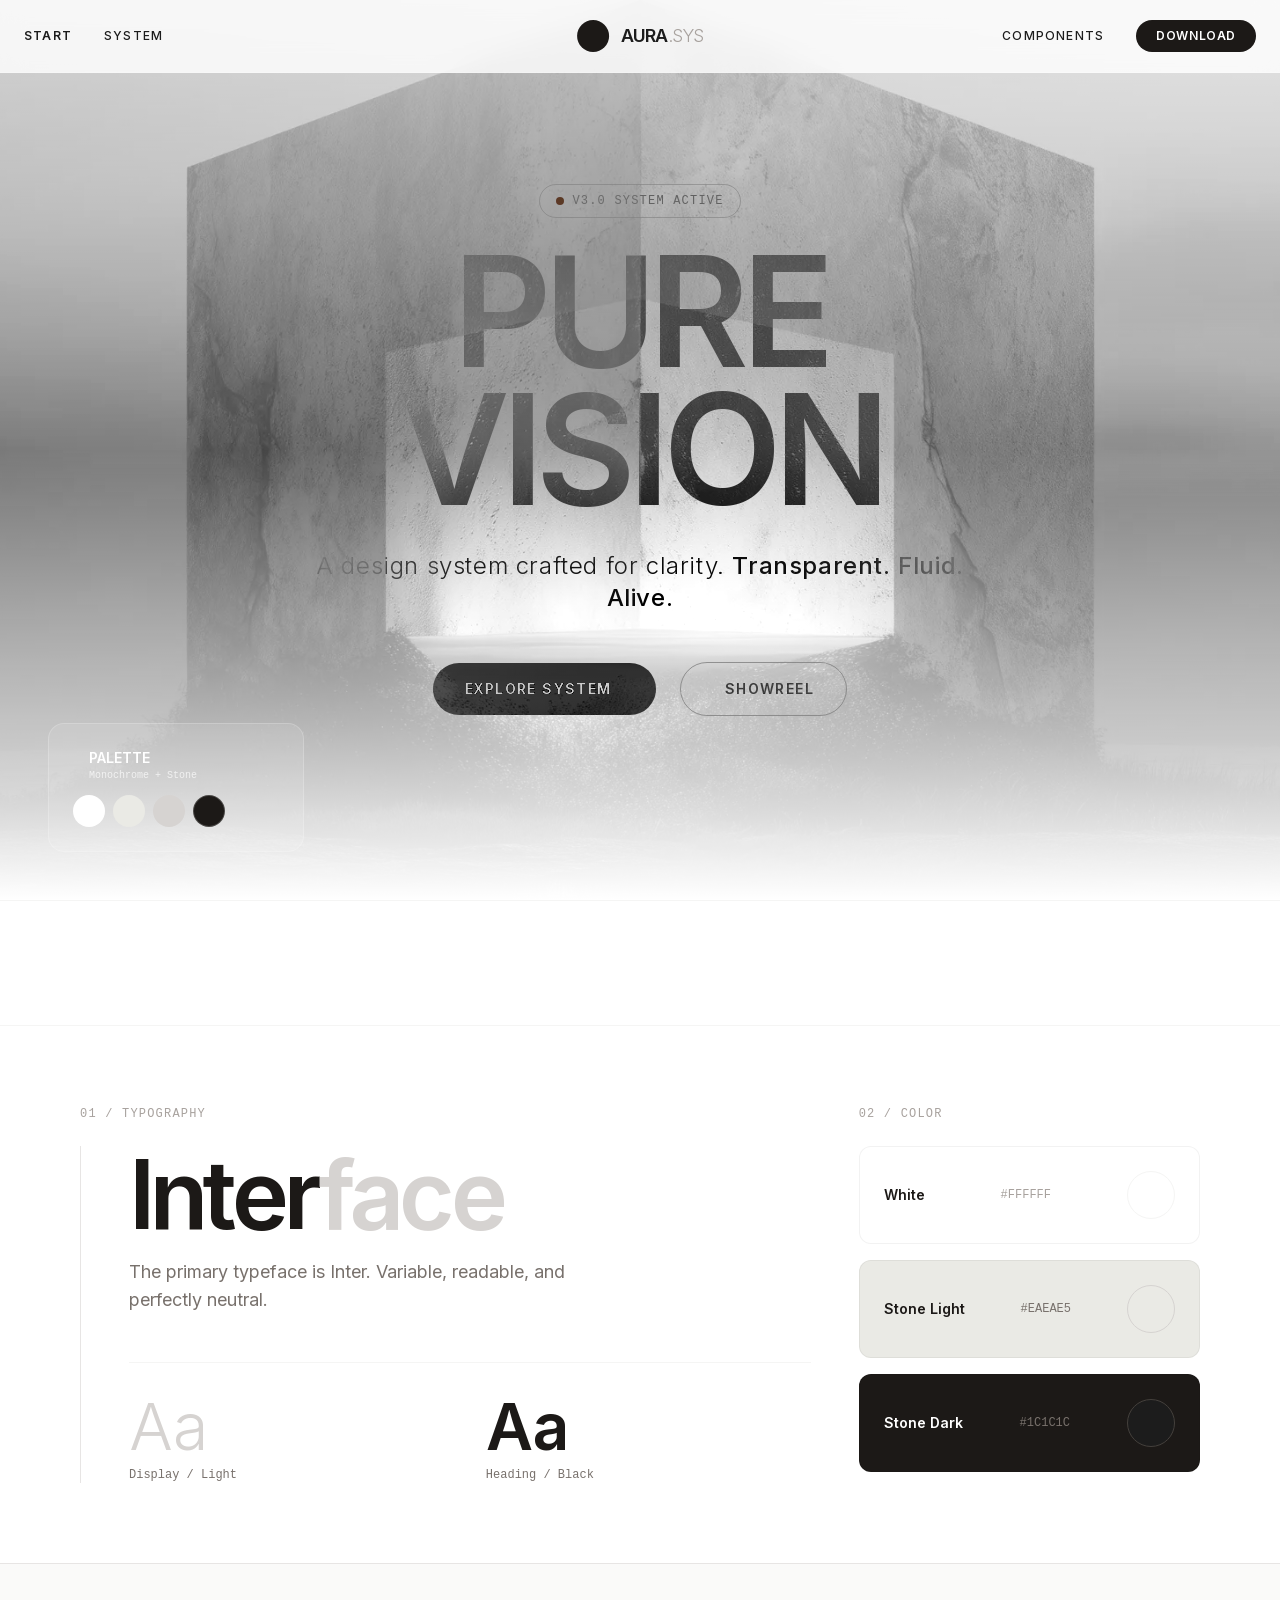
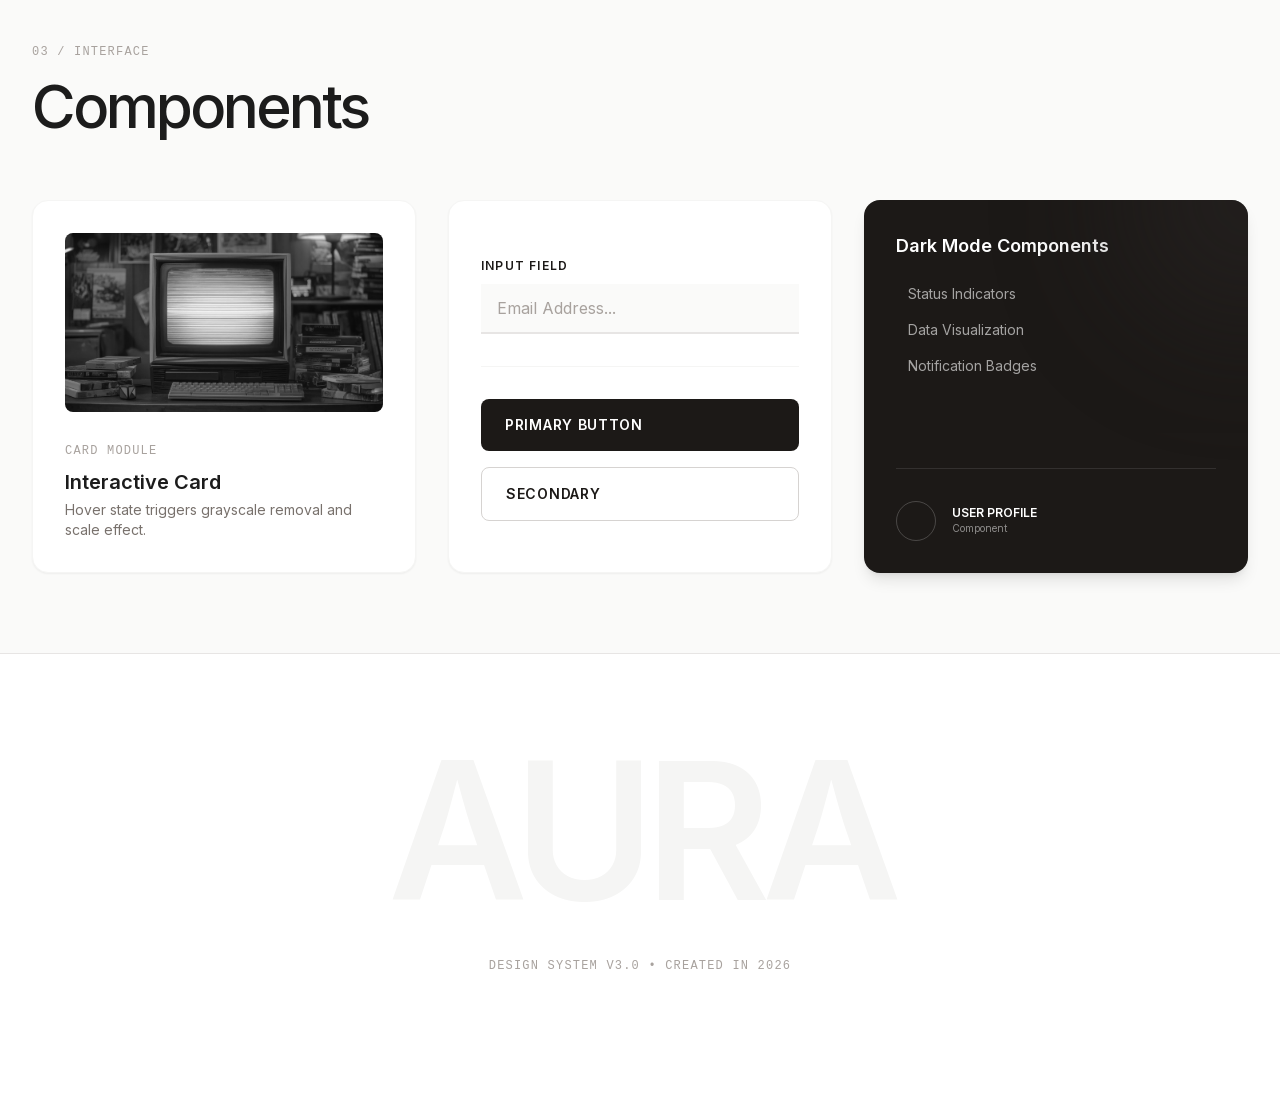
<file: reference/design_system7.html>
<!DOCTYPE html>
<html class="scroll-smooth" lang="en">

<head>
    <meta charset="utf-8" />
    <meta content="width=device-width, initial-scale=1.0" name="viewport" />
    <title>Aura Design System v3</title>
    <script src="templates/digital-architect.aura.build/assets/resource_3fa48481346f.js"></script>
    <script src="templates/digital-architect.aura.build/assets/iconify-icon_d39ffc6e4c56.js"></script>
    <link href="templates/digital-architect.aura.build/assets/css2_19fd9cc6b396.css" rel="stylesheet" />
    <style>
        body {
            font-family: 'Inter', sans-serif;
            background-color: #FFFFFF;
            /* Pure White as requested */
            color: #1C1C1C;
            overflow-x: hidden;
        }

        /* --- Animations & Utilities --- */

        /* Reveal Animation */
        .reveal {
            opacity: 0;
            transform: translateY(2rem);
            transition: all 1s cubic-bezier(0.16, 1, 0.3, 1);
        }

        .reveal.active {
            opacity: 1;
            transform: translateY(0);
        }

        /* Masked Text Reveal */
        .text-reveal-wrapper {
            overflow: hidden;
            display: inline-block;
            vertical-align: bottom;
            line-height: title;
        }

        .text-reveal-content {
            transform: translateY(110%);
            opacity: 0;
            transition: transform 1.2s cubic-bezier(0.16, 1, 0.3, 1), opacity 1.2s ease;
            display: block;
        }

        .reveal-active .text-reveal-content {
            transform: translateY(0);
            opacity: 1;
        }

        /* Delays */
        .delay-100 {
            transition-delay: 0.1s;
        }

        .delay-200 {
            transition-delay: 0.2s;
        }

        .delay-300 {
            transition-delay: 0.3s;
        }

        .delay-500 {
            transition-delay: 0.5s;
        }

        .delay-700 {
            transition-delay: 0.7s;
        }

        /* Carousel / Hero Background */
        .hero-bg-container {
            position: absolute;
            inset: 0;
            z-index: 0;
            overflow: hidden;
            background-color: #f5f5f5;
        }

        .carousel-slide {
            position: absolute;
            inset: 0;
            transition: opacity 1.5s ease-in-out;
            opacity: 0;
            overflow: hidden;
        }

        .carousel-slide.active {
            opacity: 1;
        }

        .carousel-slide img {
            transform: scale(1);
            transition: transform 10s ease-out;
            width: 100%;
            height: 100%;
            object-fit: cover;
            /* Grayscale but with contrast for the 'white' feel */
            filter: grayscale(100%) contrast(1.1) brightness(1.1);
        }

        .carousel-slide.active img {
            transform: scale(1.1);
        }

        /* Overlay Gradient for Text Readability */
        .hero-overlay {
            position: absolute;
            inset: 0;
            background: linear-gradient(to bottom, rgba(255, 255, 255, 0.7) 0%, rgba(255, 255, 255, 0.2) 50%, rgba(255, 255, 255, 1) 100%);
            pointer-events: none;
            z-index: 1;
        }

        /* Transparent Lettering - The "Signature" Look */
        .transparent-text-layer {
            mix-blend-mode: difference;
            color: white;
            /* White text with difference mode on light background = inverted dark text. 
               On dark images = inverted light text. */
            z-index: 10;
        }

        /* Alternative Transparent Stroke effect if needed */
        .text-stroke-transparent {
            -webkit-text-stroke: 1px rgba(0, 0, 0, 0.2);
            color: transparent;
        }

        /* Marquee */
        @keyframes marquee {
            0% {
                transform: translateX(0);
            }

            100% {
                transform: translateX(-50%);
            }
        }

        .marquee-container {
            display: flex;
            overflow: hidden;
            user-select: none;
        }

        .marquee-content {
            flex-shrink: 0;
            display: flex;
            justify-content: space-around;
            min-width: 100%;
            animation: scroll 40s linear infinite;
        }

        @keyframes scroll {
            from {
                transform: translateX(0);
            }

            to {
                transform: translateX(-100%);
            }
        }

        /* Nav Load */
        .nav-load {
            opacity: 0;
            transform: translateY(-10px);
            transition: all 0.8s ease-out;
        }

        .nav-load.loaded {
            opacity: 1;
            transform: translateY(0);
        }

        /* Smooth Scrollbar setup */
        .no-scrollbar::-webkit-scrollbar {
            display: none;
        }

        /* Custom Glow Button Effect */
        .btn-glow {
            position: relative;
            overflow: hidden;
        }

        .btn-glow::after {
            content: '';
            position: absolute;
            top: -50%;
            left: -50%;
            width: 200%;
            height: 200%;
            background: radial-gradient(circle, rgba(255, 255, 255, 0.4) 0%, rgba(255, 255, 255, 0) 70%);
            transform: scale(0);
            transition: transform 0.6s ease-out;
            pointer-events: none;
        }

        .btn-glow:hover::after {
            transform: scale(1);
        }

        /* Glass Cards */
        .glass-card {
            background: rgba(255, 255, 255, 0.6);
            backdrop-filter: blur(12px);
            border: 1px solid rgba(0, 0, 0, 0.05);
            transition: all 0.5s cubic-bezier(0.16, 1, 0.3, 1);
        }

        .glass-card:hover {
            background: rgba(255, 255, 255, 0.9);
            transform: translateY(-5px);
            box-shadow: 0 20px 40px -10px rgba(0, 0, 0, 0.05);
        }

        /* Floating Elements Animation */
        @keyframes float {

            0%,
            100% {
                transform: translateY(0px);
            }

            50% {
                transform: translateY(-10px);
            }
        }

        .animate-float {
            animation: float 6s ease-in-out infinite;
        }

        iconify-icon {
            display: inline-flex;
            align-items: center;
            justify-content: center;
        }
    </style>
</head>

<body class="antialiased min-h-screen selection:bg-stone-900 selection:text-white pb-20">

    <!-- Grid Guide (Subtle) -->
    <div class="fixed inset-0 pointer-events-none grid grid-cols-1 md:grid-cols-12 gap-0 z-50 h-full w-full opacity-0">
        <div class="hidden md:block md:col-span-3 border-r border-stone-200/20 h-full"></div>
        <div class="hidden md:block md:col-span-6 border-r border-stone-200/20 h-full"></div>
        <div class="hidden md:block md:col-span-3 h-full"></div>
    </div>

    <!-- Navigation -->
    <header
        class="fixed w-full z-50 top-0 border-b border-white/20 bg-white/80 backdrop-blur-md nav-load transition-all duration-500"
        id="navbar">
        <div class="max-w-[1600px] mx-auto flex justify-between items-center px-6 py-5">
            <div class="flex items-center gap-8">
                <a class="text-xs font-bold tracking-widest uppercase hover:text-stone-500 transition-colors"
                    href="#hero">Start</a>
                <a class="text-xs font-medium tracking-widest uppercase hover:text-stone-500 transition-colors hidden md:block"
                    href="#system">System</a>
            </div>

            <div class="absolute left-1/2 -translate-x-1/2 flex items-center gap-3 group cursor-pointer">
                <div
                    class="w-8 h-8 rounded-full bg-stone-900 text-white flex items-center justify-center group-hover:scale-110 transition-transform">
                    <iconify-icon class="text-lg" icon="solar:atom-bold"></iconify-icon>
                </div>
                <span
                    class="font-bold tracking-tighter text-lg group-hover:tracking-widest transition-all duration-500">AURA<span
                        class="font-light text-stone-400">.SYS</span></span>
            </div>

            <div class="flex items-center gap-8">
                <a class="text-xs font-medium tracking-widest uppercase hidden md:block hover:text-stone-500 transition-colors"
                    href="#components">Components</a>
                <button
                    class="px-5 py-2 bg-stone-900 text-white rounded-full text-xs font-bold uppercase tracking-wider hover:bg-stone-700 transition-all btn-glow">
                    Download
                </button>
            </div>
        </div>
    </header>

    <!-- 1. HERO SECTION (White + Transparent Text + Carousel) -->
    <section id="hero" class="relative w-full h-screen min-h-[800px] flex items-center justify-center overflow-hidden">

        <!-- Background Carousel (From Index) -->
        <div class="hero-bg-container">
            <div class="carousel-slide active">
                <img src="templates/digital-architect.aura.build/assets/c7fa69dd-d7fb-48f2-a866-ef3663_f6b789593f38.webp"
                    alt="Abstract Architecture" />
            </div>
            <div class="carousel-slide">
                <img src="templates/digital-architect.aura.build/assets/6c710de5-9712-4c8e-a7db-59ac54_b647957b5aa5.webp"
                    alt="Clean Interface" />
            </div>
            <div class="carousel-slide">
                <img src="templates/digital-architect.aura.build/assets/62cc53b7-3355-4618-b7fa-3283f6_a6d3415bc434.webp"
                    alt="Creative Space" />
            </div>
        </div>

        <!-- White Fade Overlay (Creating the 'White' atmosphere but letting images bleed through subtley) -->
        <div class="hero-overlay"></div>

        <!-- Main Content (Centered) -->
        <div class="relative z-20 text-center px-4 max-w-5xl mx-auto mix-blend-difference text-white">

            <div class="mb-6 flex justify-center reveal">
                <span
                    class="inline-flex items-center gap-2 px-4 py-2 rounded-full border border-white/30 backdrop-blur-sm text-xs font-mono uppercase tracking-widest text-white/80">
                    <span class="w-2 h-2 rounded-full bg-green-400 animate-pulse"></span>
                    v3.0 System Active
                </span>
            </div>

            <!-- Huge Transparent Typo -->
            <h1 class="text-[12vw] leading-[0.9] font-bold tracking-tighter mb-4 select-none">
                <div class="block overflow-hidden"><span class="text-reveal-content block delay-100">PURE</span></div>
                <div class="block overflow-hidden"><span class="text-reveal-content block delay-300">VISION</span></div>
            </h1>

            <p class="text-xl md:text-2xl font-light tracking-wide max-w-2xl mx-auto mt-8 opacity-80 reveal delay-500">
                A design system crafted for clarity.
                <span class="font-medium">Transparent.</span>
                <span class="font-medium">Fluid.</span>
                <span class="font-medium">Alive.</span>
            </p>

            <div class="mt-12 flex items-center justify-center gap-6 reveal delay-700">
                <a href="#system"
                    class="group flex items-center gap-3 px-8 py-4 bg-white text-black rounded-full text-sm font-bold uppercase tracking-widest hover:scale-105 transition-transform duration-300">
                    Explore System
                    <iconify-icon class="group-hover:translate-x-1 transition-transform"
                        icon="solar:arrow-right-linear"></iconify-icon>
                </a>
                <a href="#"
                    class="flex items-center gap-3 px-8 py-4 border border-white/40 rounded-full text-sm font-bold uppercase tracking-widest hover:bg-white/10 transition-colors">
                    <iconify-icon icon="solar:play-circle-linear" class="text-xl"></iconify-icon>
                    Showreel
                </a>
            </div>

        </div>

        <!-- Floating Elements (Decorations) -->
        <div class="absolute bottom-12 left-12 z-20 hidden md:block reveal delay-700 animate-float">
            <div
                class="p-6 bg-white/10 backdrop-blur-xl border border-white/20 rounded-2xl w-64 text-white mix-blend-difference">
                <div class="flex items-center gap-4 mb-3">
                    <iconify-icon class="text-3xl" icon="solar:palette-linear"></iconify-icon>
                    <div>
                        <h4 class="text-sm font-bold uppercase">Palette</h4>
                        <p class="text-[10px] opacity-70 font-mono">Monochrome + Stone</p>
                    </div>
                </div>
                <div class="flex gap-2">
                    <div class="w-8 h-8 rounded-full bg-white"></div>
                    <div class="w-8 h-8 rounded-full bg-[#EAEAE5]"></div>
                    <div class="w-8 h-8 rounded-full bg-stone-300"></div>
                    <div class="w-8 h-8 rounded-full bg-stone-900 border border-white/20"></div>
                </div>
            </div>
        </div>

        <div class="absolute top-32 right-12 z-20 hidden md:block reveal delay-500 animate-float"
            style="animation-delay: 1s;">
            <iconify-icon class="text-[12rem] text-stone-900/5 rotate-12" icon="solar:compass-linear"></iconify-icon>
        </div>

    </section>

    <!-- 2. FOUNDATION MARQUEE -->
    <div class="py-8 bg-white border-y border-stone-100 overflow-hidden">
        <div class="marquee-container opacity-40 hover:opacity-100 transition-opacity duration-500">
            <div class="marquee-content">
                <span
                    class="text-4xl md:text-6xl font-black text-transparent stroke-text uppercase tracking-tighter mx-12 text-stone-200">Typography</span>
                <span
                    class="text-4xl md:text-6xl font-black text-transparent stroke-text uppercase tracking-tighter mx-12 text-stone-900">Color</span>
                <span
                    class="text-4xl md:text-6xl font-black text-transparent stroke-text uppercase tracking-tighter mx-12 text-stone-200">Layout</span>
                <span
                    class="text-4xl md:text-6xl font-black text-transparent stroke-text uppercase tracking-tighter mx-12 text-stone-900">Motion</span>
                <span
                    class="text-4xl md:text-6xl font-black text-transparent stroke-text uppercase tracking-tighter mx-12 text-stone-200">Components</span>
            </div>
            <div class="marquee-content">
                <span
                    class="text-4xl md:text-6xl font-black text-transparent stroke-text uppercase tracking-tighter mx-12 text-stone-200">Typography</span>
                <span
                    class="text-4xl md:text-6xl font-black text-transparent stroke-text uppercase tracking-tighter mx-12 text-stone-900">Color</span>
                <span
                    class="text-4xl md:text-6xl font-black text-transparent stroke-text uppercase tracking-tighter mx-12 text-stone-200">Layout</span>
                <span
                    class="text-4xl md:text-6xl font-black text-transparent stroke-text uppercase tracking-tighter mx-12 text-stone-900">Motion</span>
                <span
                    class="text-4xl md:text-6xl font-black text-transparent stroke-text uppercase tracking-tighter mx-12 text-stone-200">Components</span>
            </div>
        </div>
    </div>

    <!-- 3. SYSTEM SHOWCASE -->
    <div id="system" class="max-w-[1600px] mx-auto grid grid-cols-1 md:grid-cols-12 gap-12 p-8 md:p-20">

        <!-- Typography Section -->
        <div class="col-span-1 md:col-span-8 reveal">
            <span class="text-xs font-mono uppercase text-stone-400 tracking-widest mb-6 block">01 / Typography</span>
            <div class="space-y-12 border-l border-stone-200 pl-8 md:pl-12">
                <div class="group">
                    <h1
                        class="text-6xl md:text-8xl font-semibold tracking-tighter text-stone-900 group-hover:translate-x-4 transition-transform duration-500">
                        Inter<span class="text-stone-300">face</span>
                    </h1>
                    <p class="mt-4 text-stone-500 text-lg max-w-lg">
                        The primary typeface is Inter. Variable, readable, and perfectly neutral.
                    </p>
                </div>
                <div class="grid grid-cols-2 gap-8 pt-8 border-t border-stone-100">
                    <div>
                        <span class="text-[4rem] leading-none font-thin text-stone-300">Aa</span>
                        <p class="font-mono text-xs text-stone-500 mt-2">Display / Light</p>
                    </div>
                    <div>
                        <span class="text-[4rem] leading-none font-black text-stone-900">Aa</span>
                        <p class="font-mono text-xs text-stone-500 mt-2">Heading / Black</p>
                    </div>
                </div>
            </div>
        </div>

        <!-- Color Palette -->
        <div class="col-span-1 md:col-span-4 reveal delay-200">
            <span class="text-xs font-mono uppercase text-stone-400 tracking-widest mb-6 block">02 / Color</span>
            <div class="grid grid-cols-1 gap-4">
                <div class="glass-card p-6 flex justify-between items-center rounded-xl bg-white">
                    <div class="text-sm font-bold text-stone-900">White</div>
                    <div class="text-xs font-mono text-stone-400">#FFFFFF</div>
                    <div class="w-12 h-12 rounded-full border border-stone-100 bg-white"></div>
                </div>
                <div class="glass-card p-6 flex justify-between items-center rounded-xl bg-[#EAEAE5]">
                    <div class="text-sm font-bold text-stone-900">Stone Light</div>
                    <div class="text-xs font-mono text-stone-500">#EAEAE5</div>
                    <div class="w-12 h-12 rounded-full border border-stone-300 bg-[#EAEAE5]"></div>
                </div>
                <div class="glass-card p-6 flex justify-between items-center rounded-xl bg-stone-900 text-white">
                    <div class="text-sm font-bold">Stone Dark</div>
                    <div class="text-xs font-mono text-stone-500">#1C1C1C</div>
                    <div class="w-12 h-12 rounded-full border border-stone-700 bg-[#1C1C1C]"></div>
                </div>
            </div>
        </div>

    </div>

    <!-- 4. COMPONENTS INTERACTIVE -->
    <section id="components" class="bg-stone-50 py-20 border-t border-stone-200 relative">
        <div class="absolute inset-0 pattern-grid opacity-5"></div>
        <div class="max-w-[1600px] mx-auto px-8">

            <div class="flex justify-between items-end mb-16 reveal">
                <div>
                    <span class="text-xs font-mono uppercase text-stone-400 tracking-widest mb-4 block">03 /
                        Interface</span>
                    <h2 class="text-5xl md:text-6xl font-medium tracking-tighter">Components</h2>
                </div>
                <div class="hidden md:block">
                    <iconify-icon class="text-4xl text-stone-300" icon="solar:layers-minimalistic-bold"></iconify-icon>
                </div>
            </div>

            <div class="grid grid-cols-1 md:grid-cols-3 gap-8">

                <!-- Card Component -->
                <div
                    class="reveal delay-100 p-8 bg-white rounded-2xl shadow-sm border border-stone-100 hover:shadow-xl transition-all duration-500 group">
                    <div class="w-full aspect-video bg-stone-100 rounded-lg overflow-hidden mb-6 relative">
                        <img src="templates/digital-architect.aura.build/assets/4b7d31e6-5b45-47eb-9853-96bbb9_bf1aa5f9d2cf.webp"
                            class="w-full h-full object-cover grayscale group-hover:grayscale-0 group-hover:scale-105 transition-all duration-700"
                            alt="card">
                        <div
                            class="absolute inset-0 flex items-center justify-center opacity-0 group-hover:opacity-100 transition-opacity duration-500 bg-black/20 backdrop-blur-sm">
                            <span class="w-12 h-12 rounded-full bg-white flex items-center justify-center text-black">
                                <iconify-icon icon="solar:arrow-right-up-linear"></iconify-icon>
                            </span>
                        </div>
                    </div>
                    <span class="text-xs font-mono text-stone-400 uppercase tracking-widest">Card Module</span>
                    <h3 class="text-xl font-bold mt-2 mb-1">Interactive Card</h3>
                    <p class="text-sm text-stone-500">Hover state triggers grayscale removal and scale effect.</p>
                </div>

                <!-- Input & Buttons -->
                <div
                    class="reveal delay-200 p-8 bg-white rounded-2xl shadow-sm border border-stone-100 flex flex-col justify-center gap-8">

                    <div class="space-y-2">
                        <label class="text-xs font-bold uppercase tracking-widest text-stone-900">Input Field</label>
                        <div class="relative">
                            <input type="text" placeholder="Email Address..."
                                class="w-full px-4 py-3 bg-stone-50 border-b-2 border-stone-200 focus:border-stone-900 outline-none transition-colors text-stone-900 placeholder:text-stone-400" />
                            <iconify-icon class="absolute right-4 top-1/2 -translate-y-1/2 text-stone-400"
                                icon="solar:letter-linear"></iconify-icon>
                        </div>
                    </div>

                    <div class="space-y-4 pt-8 border-t border-stone-100">
                        <button
                            class="w-full px-6 py-4 bg-stone-900 text-white rounded-lg text-sm font-bold uppercase tracking-wider hover:bg-black transition-colors flex justify-between items-center group">
                            <span>Primary Button</span>
                            <iconify-icon class="group-hover:translate-x-1 transition-transform"
                                icon="solar:arrow-right-linear"></iconify-icon>
                        </button>

                        <button
                            class="w-full px-6 py-4 border border-stone-300 text-stone-900 rounded-lg text-sm font-bold uppercase tracking-wider hover:bg-stone-50 transition-colors flex justify-between items-center">
                            <span>Secondary</span>
                            <iconify-icon icon="solar:menu-dots-linear"></iconify-icon>
                        </button>
                    </div>
                </div>

                <!-- Feature List -->
                <div
                    class="reveal delay-300 p-8 bg-stone-900 text-white rounded-2xl shadow-lg flex flex-col justify-between relative overflow-hidden">
                    <div
                        class="absolute top-0 right-0 w-64 h-64 bg-stone-800 rounded-full blur-3xl -translate-y-1/2 translate-x-1/2 opacity-50">
                    </div>

                    <div>
                        <h3 class="text-lg font-bold mb-6">Dark Mode Components</h3>
                        <ul class="space-y-4">
                            <li
                                class="flex items-center gap-3 opacity-60 hover:opacity-100 transition-opacity cursor-pointer">
                                <iconify-icon class="text-green-400" icon="solar:check-circle-bold"></iconify-icon>
                                <span class="text-sm">Status Indicators</span>
                            </li>
                            <li
                                class="flex items-center gap-3 opacity-60 hover:opacity-100 transition-opacity cursor-pointer">
                                <iconify-icon class="text-blue-400" icon="solar:graph-up-linear"></iconify-icon>
                                <span class="text-sm">Data Visualization</span>
                            </li>
                            <li
                                class="flex items-center gap-3 opacity-60 hover:opacity-100 transition-opacity cursor-pointer">
                                <iconify-icon class="text-purple-400" icon="solar:bell-bing-linear"></iconify-icon>
                                <span class="text-sm">Notification Badges</span>
                            </li>
                        </ul>
                    </div>

                    <div class="mt-8 pt-8 border-t border-white/10">
                        <div class="flex items-center gap-4">
                            <div class="w-10 h-10 rounded-full border border-white/20 flex items-center justify-center">
                                <iconify-icon icon="solar:user-linear"></iconify-icon>
                            </div>
                            <div>
                                <div class="text-xs font-bold uppercase">User Profile</div>
                                <div class="text-[10px] text-white/50">Component</div>
                            </div>
                        </div>
                    </div>
                </div>

            </div>
        </div>
    </section>

    <!-- Footer -->
    <footer class="bg-white pt-20 pb-10 border-t border-stone-200 text-center">
        <div class="reveal">
            <h2
                class="text-[15vw] leading-none font-bold tracking-tighter text-stone-100 select-none hover:text-stone-900 transition-colors duration-1000 cursor-default">
                AURA
            </h2>
            <div class="mt-8 text-stone-400 text-xs font-mono uppercase tracking-widest">
                Design System v3.0 • Created in 2026
            </div>
        </div>
    </footer>

    <script>
        document.addEventListener('DOMContentLoaded', () => {

            // 1. Initial Load Animations
            setTimeout(() => {
                document.querySelector('.nav-load').classList.add('loaded');
            }, 100);

            // 2. Carousel Logic
            const slides = document.querySelectorAll('.carousel-slide');
            let currentSlide = 0;
            if (slides.length > 0) {
                setInterval(() => {
                    slides[currentSlide].classList.remove('active');
                    currentSlide = (currentSlide + 1) % slides.length;
                    slides[currentSlide].classList.add('active');
                }, 4500); // Slightly faster
            }

            // 3. Scroll Observer
            const observerOptions = {
                threshold: 0.1
            };

            const observer = new IntersectionObserver((entries) => {
                entries.forEach(entry => {
                    if (entry.isIntersecting) {
                        entry.target.classList.add('active');
                        entry.target.classList.add('reveal-active');
                    }
                });
            }, observerOptions);

            document.querySelectorAll('.reveal').forEach(el => observer.observe(el));
            document.querySelectorAll('.text-reveal-content').forEach(el => {
                // Observe parent to trigger text
                observer.observe(el.closest('h1') || el.closest('div'));
            });

            // 4. Parallax Effect for Hero Text
            window.addEventListener('scroll', () => {
                const scrolled = window.scrollY;
                const heroText = document.querySelector('#hero h1');
                if (heroText) {
                    heroText.style.transform = `translateY(${scrolled * 0.2}px)`;
                }
            });
        });
    </script>
</body>

</html>
</file>
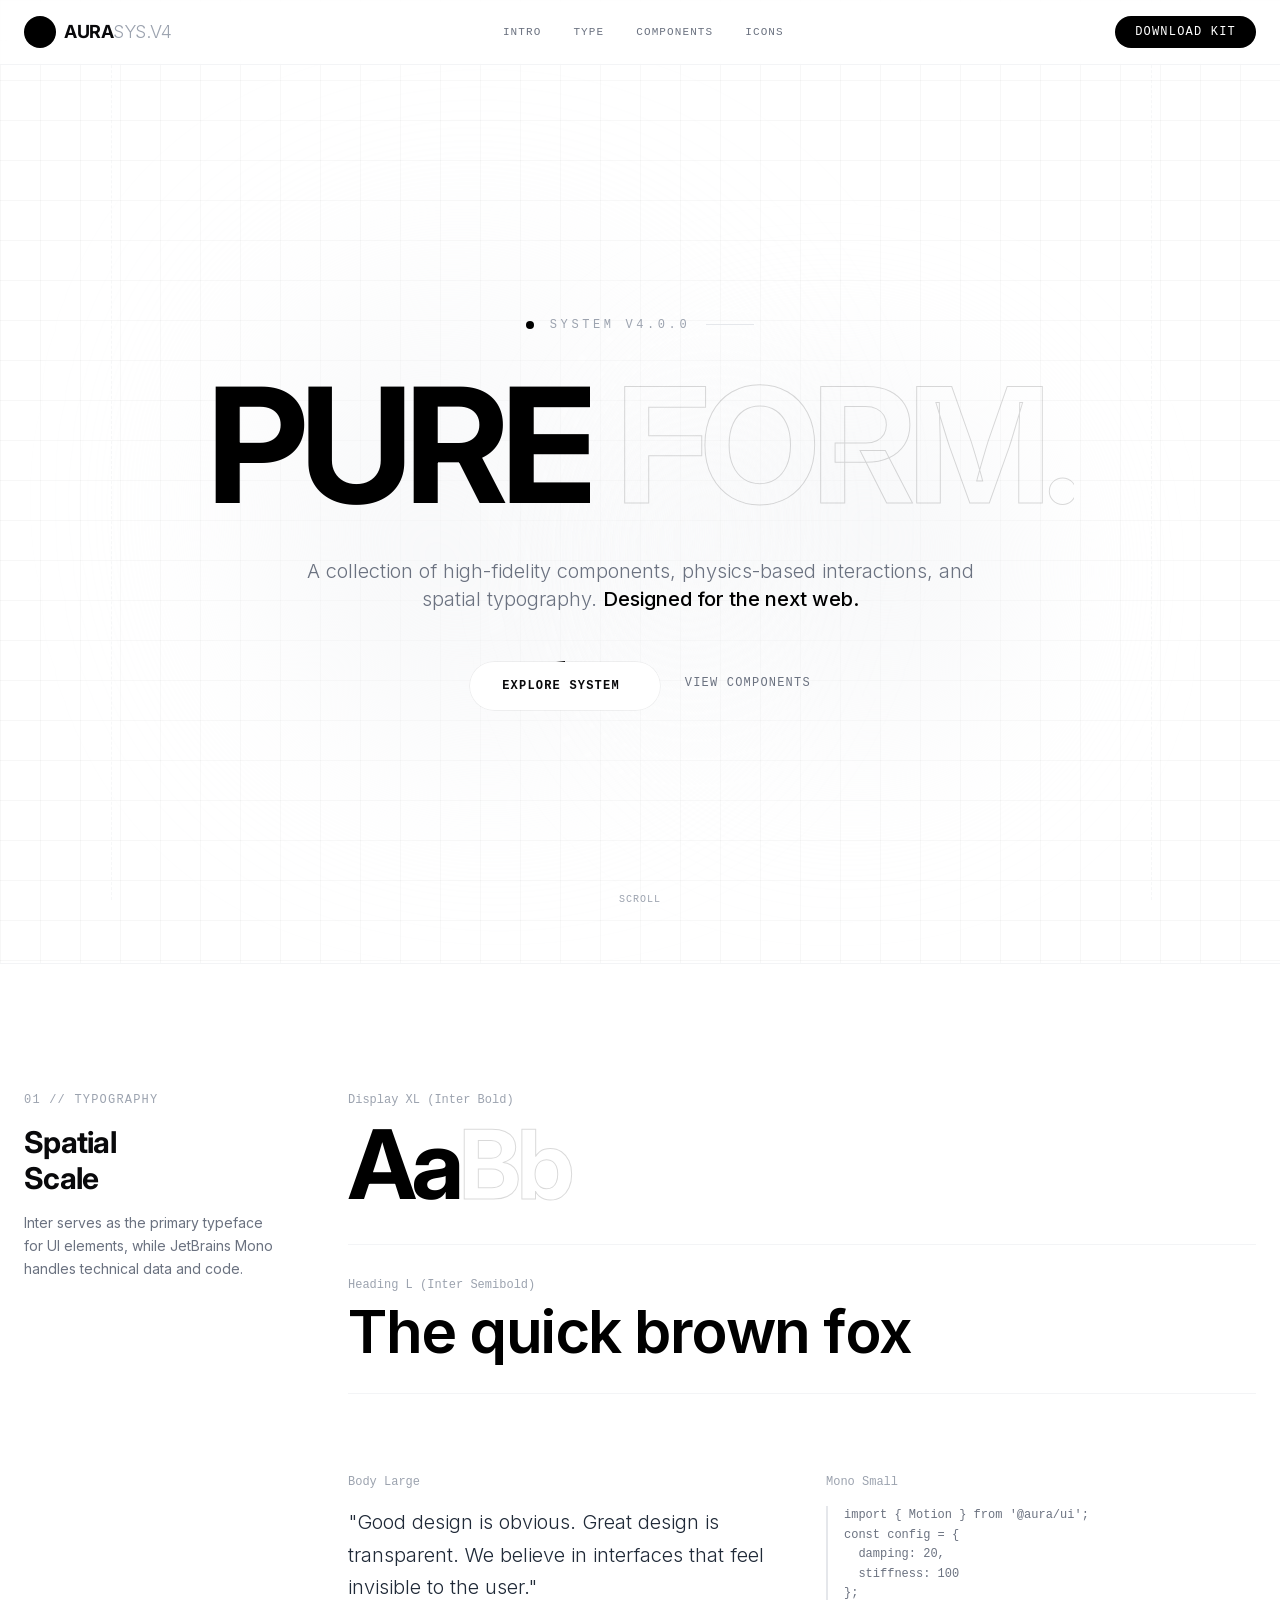
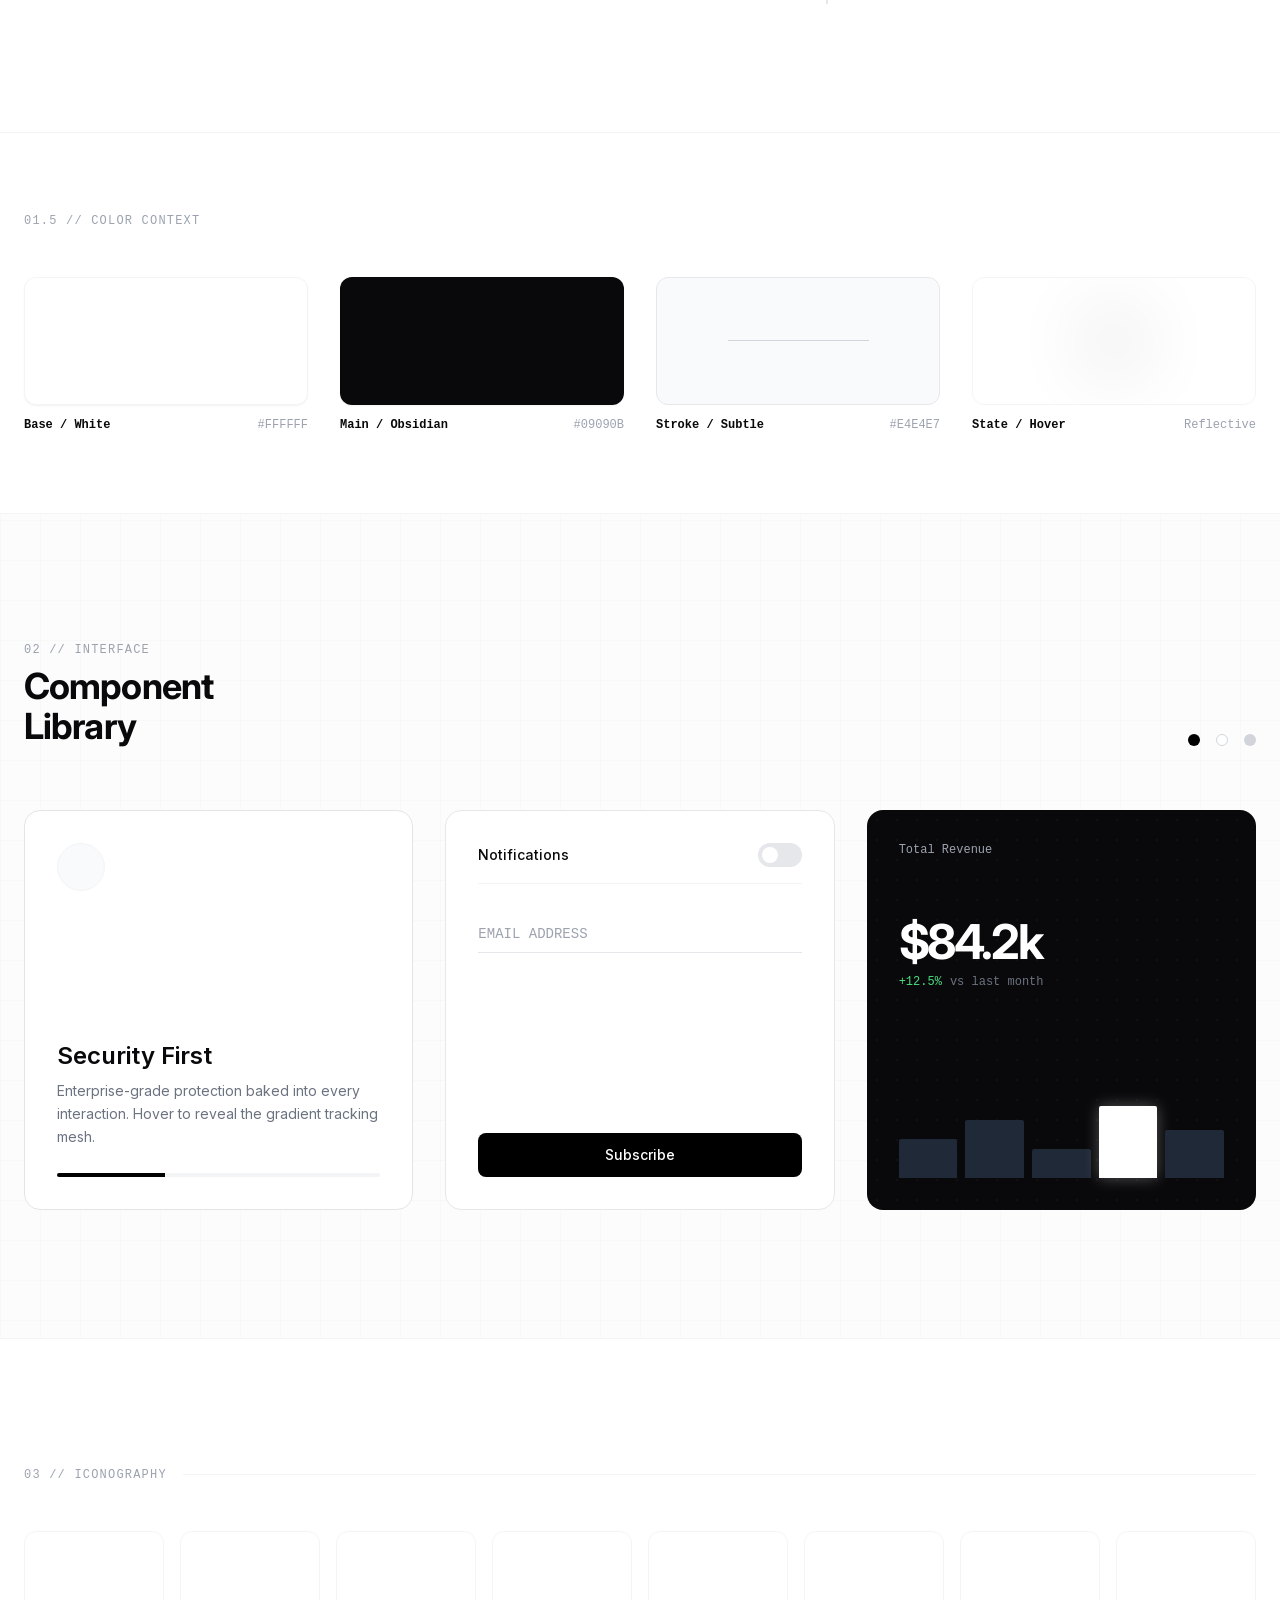
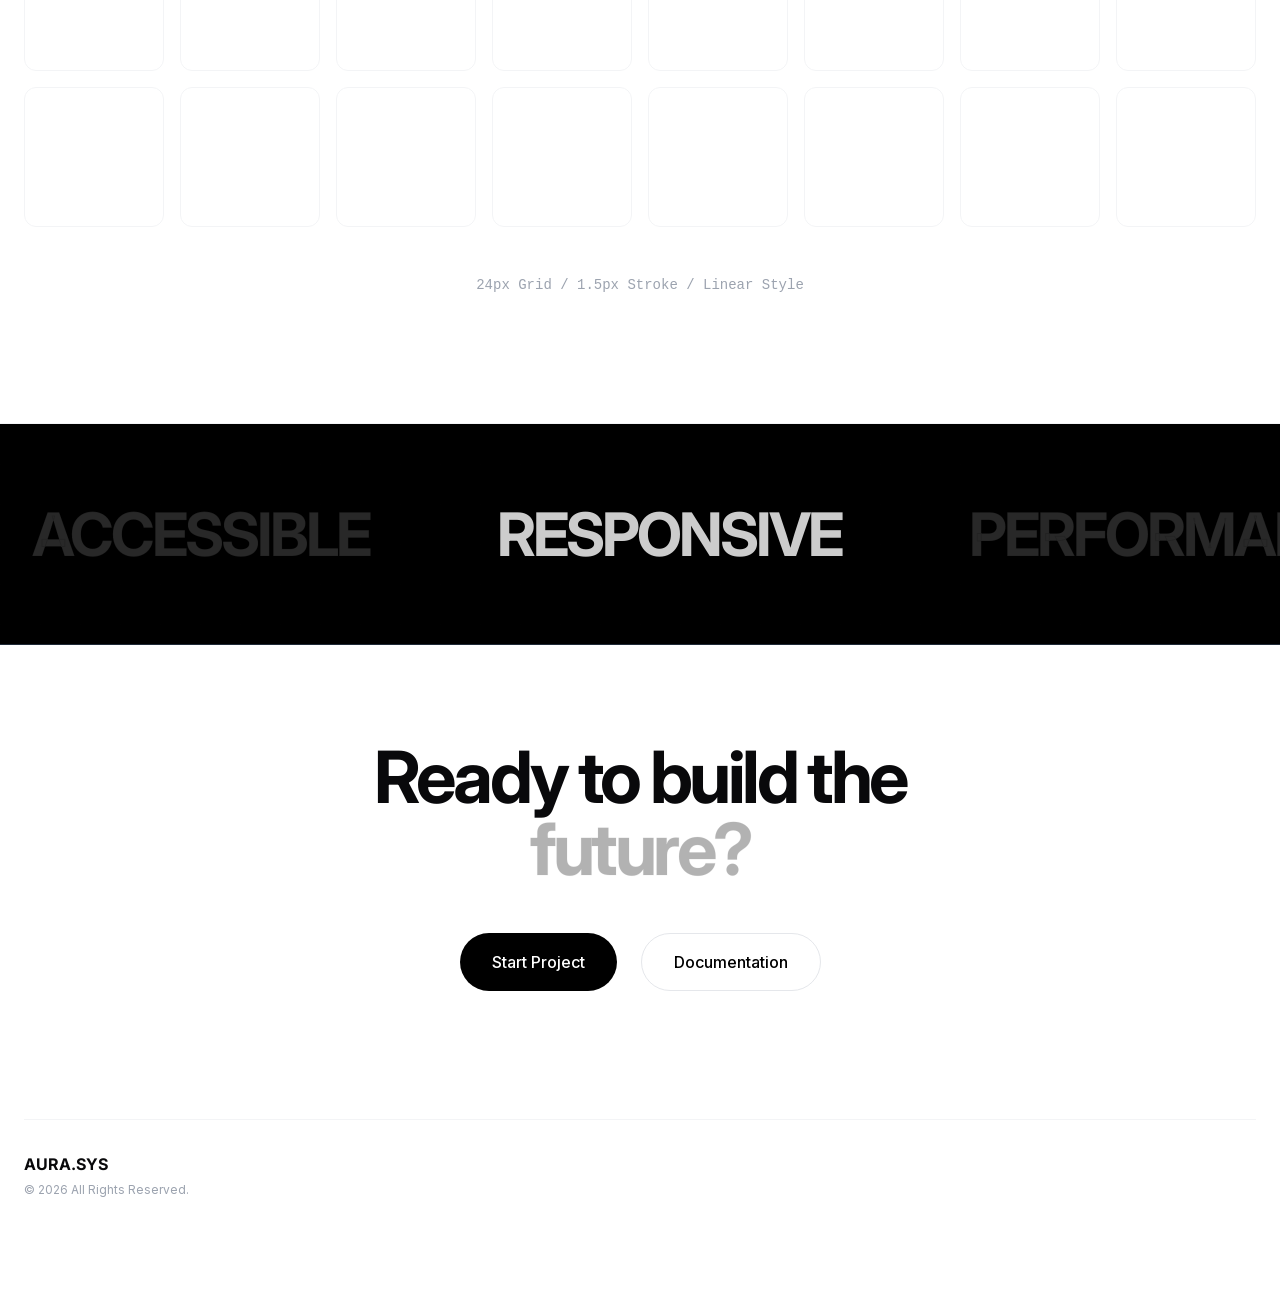
<file: reference/design_system8.html>
<!DOCTYPE html>
<html class="scroll-smooth" lang="en">

<head>
    <meta charset="utf-8" />
    <meta content="width=device-width, initial-scale=1.0" name="viewport" />
    <title>AURA V4 - Integrated Design System</title>

    <!-- Shared Resources -->
    <script src="templates/digital-architect.aura.build/assets/resource_3fa48481346f.js"></script>
    <script src="templates/digital-architect.aura.build/assets/iconify-icon_d39ffc6e4c56.js"></script>
    <link href="templates/digital-architect.aura.build/assets/css2_19fd9cc6b396.css" rel="stylesheet" />

    <!-- Fonts -->
    <link
        href="https://fonts.googleapis.com/css2?family=Inter:wght@300;400;500;600;800&family=JetBrains+Mono:wght@400;500&display=swap"
        rel="stylesheet">

    <style>
        /* =========================================
           1. CORE & RESET
           ========================================= */
        :root {
            --bg-body: #ffffff;
            --bg-secondary: #f9f9f9;
            --text-main: #09090b;
            --text-muted: #71717a;
            --border-light: #e4e4e7;
            --accent-glow: rgba(0, 0, 0, 0.05);
        }

        body {
            font-family: 'Inter', sans-serif;
            background-color: var(--bg-body);
            color: var(--text-main);
            overflow-x: hidden;
            -webkit-font-smoothing: antialiased;
        }

        .font-mono {
            font-family: 'JetBrains Mono', monospace;
        }

        /* =========================================
           2. ANIMATIONS (Aggregated)
           ========================================= */

        /* Blur Fade In (Gemini Style) */
        @keyframes animationIn {
            0% {
                opacity: 0;
                transform: translateY(20px);
                filter: blur(10px);
            }

            100% {
                opacity: 1;
                transform: translateY(0);
                filter: blur(0px);
            }
        }

        .animate-on-scroll {
            opacity: 0;
            animation-fill-mode: forwards;
        }

        .animate-on-scroll.active {
            animation: animationIn 0.8s cubic-bezier(0.16, 1, 0.3, 1) forwards;
        }

        /* Stagger Delays */
        .delay-100 {
            animation-delay: 0.1s;
        }

        .delay-200 {
            animation-delay: 0.2s;
        }

        .delay-300 {
            animation-delay: 0.3s;
        }

        .delay-500 {
            animation-delay: 0.5s;
        }

        /* Text Reveal (Masked) */
        .text-reveal-wrapper {
            overflow: hidden;
            display: inline-flex;
            vertical-align: bottom;
        }

        .text-reveal-content {
            transform: translateY(110%);
            opacity: 0;
            transition: transform 1.2s cubic-bezier(0.16, 1, 0.3, 1), opacity 1.2s ease;
            display: block;
        }

        .reveal-active .text-reveal-content {
            transform: translateY(0);
            opacity: 1;
        }

        /* Spin & Shimmer (Button Effects) */
        @keyframes spin {
            from {
                transform: rotate(0deg);
            }

            to {
                transform: rotate(360deg);
            }
        }

        @keyframes shimmer {
            from {
                transform: translateX(-100%) skewX(-15deg);
            }

            to {
                transform: translateX(200%) skewX(-15deg);
            }
        }

        .animate-spin-slow {
            animation: spin 4s linear infinite;
        }

        .animate-shimmer {
            animation: shimmer 2s infinite;
        }

        /* Infinite Marquee */
        @keyframes marquee {
            0% {
                transform: translateX(0);
            }

            100% {
                transform: translateX(-50%);
            }
        }

        .animate-marquee {
            display: inline-flex;
            animation: marquee 40s linear infinite;
        }

        /* Floating / Pulse */
        @keyframes float {

            0%,
            100% {
                transform: translateY(0);
            }

            50% {
                transform: translateY(-10px);
            }
        }

        .animate-float {
            animation: float 6s ease-in-out infinite;
        }

        /* =========================================
           3. UI STYLING
           ========================================= */

        /* Transparent Stroke Text */
        .text-stroke-outline {
            color: transparent;
            -webkit-text-stroke: 1px rgba(0, 0, 0, 0.15);
            transition: all 0.5s ease;
        }

        .group:hover .text-stroke-outline,
        .text-stroke-outline:hover {
            -webkit-text-stroke: 1px rgba(0, 0, 0, 1);
        }

        /* Flashlight/Glow Card (Light Mode Adapted) */
        .flashlight-card {
            background: #ffffff;
            position: relative;
            overflow: hidden;
            border: 1px solid var(--border-light);
            transition: border-color 0.3s, transform 0.3s ease;
        }

        .flashlight-card:hover {
            border-color: #d4d4d8;
            transform: translateY(-2px);
        }

        .flashlight-card::before {
            content: "";
            position: absolute;
            inset: 0px;
            background: radial-gradient(800px circle at var(--mouse-x, 50%) var(--mouse-y, 50%),
                    rgba(0, 0, 0, 0.04),
                    transparent 40%);
            opacity: 0;
            transition: opacity 0.5s;
            pointer-events: none;
            z-index: 2;
        }

        .flashlight-card:hover::before {
            opacity: 1;
        }

        /* Grid Background pattern (Light) */
        .bg-grid {
            background-size: 40px 40px;
            background-image: linear-gradient(to right, rgba(0, 0, 0, 0.03) 1px, transparent 1px),
                linear-gradient(to bottom, rgba(0, 0, 0, 0.03) 1px, transparent 1px);
        }

        .glass-panel {
            background: rgba(255, 255, 255, 0.7);
            backdrop-filter: blur(12px);
            border: 1px solid rgba(255, 255, 255, 0.5);
        }
    </style>
</head>

<body class="antialiased w-full overflow-x-hidden selection:bg-black selection:text-white">

    <!-- Fixed Grid Guide (Subtle) -->
    <div
        class="fixed inset-0 pointer-events-none grid grid-cols-1 md:grid-cols-12 gap-4 max-w-[1920px] mx-auto z-0 opacity-20 px-6">
        <div class="hidden md:block border-r border-dashed border-gray-300 h-full col-span-1"></div>
        <div class="hidden md:block border-r border-dashed border-gray-300 h-full col-span-10"></div>
        <div class="hidden md:block col-span-1 h-full"></div>
    </div>

    <!-- Navigation -->
    <header
        class="fixed top-0 left-0 right-0 z-50 transition-all duration-300 bg-white/80 backdrop-blur-md border-b border-gray-100">
        <div class="max-w-[1920px] mx-auto px-6 h-16 flex items-center justify-between">
            <div class="flex items-center gap-2 group cursor-pointer">
                <div
                    class="w-8 h-8 bg-black text-white rounded-full flex items-center justify-center transition-transform group-hover:rotate-90">
                    <iconify-icon icon="solar:infinity-bold" class="text-lg"></iconify-icon>
                </div>
                <span class="font-bold tracking-tight text-lg">AURA<span
                        class="font-light text-gray-400">SYS.V4</span></span>
            </div>

            <nav class="hidden md:flex items-center gap-8">
                <a href="#hero"
                    class="text-[11px] font-mono uppercase tracking-widest text-gray-500 hover:text-black transition-colors">Intro</a>
                <a href="#typography"
                    class="text-[11px] font-mono uppercase tracking-widest text-gray-500 hover:text-black transition-colors">Type</a>
                <a href="#components"
                    class="text-[11px] font-mono uppercase tracking-widest text-gray-500 hover:text-black transition-colors">Components</a>
                <a href="#icons"
                    class="text-[11px] font-mono uppercase tracking-widest text-gray-500 hover:text-black transition-colors">Icons</a>
            </nav>

            <button
                class="px-5 py-2 bg-black text-white text-xs font-mono uppercase tracking-widest rounded-full hover:bg-gray-800 transition-colors">
                Download Kit
            </button>
        </div>
    </header>

    <main class="relative z-10 pt-16 bg-grid">

        <!-- 1. HERO SECTION -->
        <section id="hero"
            class="min-h-screen relative flex items-center justify-center overflow-hidden border-b border-gray-100">

            <!-- Abstract Background Animation -->
            <div class="absolute inset-0 z-0 pointer-events-none">
                <div
                    class="absolute top-[20%] left-[20%] w-[500px] h-[500px] bg-gradient-to-tr from-gray-100 to-transparent rounded-full blur-[100px] animate-float">
                </div>
                <div class="absolute bottom-[20%] right-[20%] w-[400px] h-[400px] bg-gradient-to-bl from-gray-100 to-transparent rounded-full blur-[80px] animate-float"
                    style="animation-delay: -3s;"></div>
            </div>

            <div class="relative z-10 text-center px-4 max-w-7xl mx-auto">

                <div class="flex items-center justify-center gap-4 mb-8 animate-on-scroll">
                    <span class="w-2 h-2 bg-black rounded-full animate-pulse"></span>
                    <span class="text-xs font-mono uppercase tracking-[0.3em] text-gray-400">System v4.0.0</span>
                    <span class="w-12 h-[1px] bg-gray-200"></span>
                </div>

                <!-- Giant Transparent Typography -->
                <h1 class="text-6xl md:text-[10rem] leading-none font-bold tracking-tighter mb-8" id="hero-title">
                    <div class="text-reveal-wrapper">
                        <span class="text-reveal-content text-black">PURE</span>
                    </div>
                    <div class="text-reveal-wrapper">
                        <span
                            class="text-reveal-content text-stroke-outline hover:text-black transition-colors duration-500 cursor-default">FORM.</span>
                    </div>
                </h1>

                <p
                    class="text-lg md:text-xl text-gray-500 font-light max-w-2xl mx-auto mb-12 leading-relaxed animate-on-scroll delay-200">
                    A collection of high-fidelity components, physics-based interactions, and spatial typography.
                    <span class="text-black font-medium">Designed for the next web.</span>
                </p>

                <div class="flex flex-col md:flex-row items-center justify-center gap-6 animate-on-scroll delay-300">
                    <!-- Beam Button -->
                    <button
                        class="group relative flex items-center justify-center overflow-hidden rounded-full p-[1px] transform hover:scale-105 transition-transform duration-300">
                        <span
                            class="absolute inset-[-1000%] animate-spin-slow bg-[conic-gradient(from_0deg,transparent_0_340deg,#000_360deg)]"></span>
                        <span
                            class="relative flex h-full w-full items-center rounded-full bg-white px-8 py-4 ring-1 ring-black/5">
                            <span class="font-mono text-xs font-bold uppercase tracking-widest mr-2">Explore
                                System</span>
                            <iconify-icon icon="solar:arrow-right-linear"
                                class="text-lg transition-transform group-hover:translate-x-1"></iconify-icon>
                        </span>
                    </button>

                    <!-- Text Link -->
                    <a href="#components"
                        class="text-xs font-mono uppercase tracking-widest text-gray-500 hover:text-black transition-colors border-b border-transparent hover:border-black pb-1">
                        View Components
                    </a>
                </div>

            </div>

            <!-- Scroll Indicator -->
            <div class="absolute bottom-12 left-1/2 -translate-x-1/2 flex flex-col items-center gap-2 animate-bounce">
                <span class="text-[10px] font-mono text-gray-400 uppercase tracking-widest">Scroll</span>
                <iconify-icon icon="solar:arrow-down-linear" class="text-gray-400"></iconify-icon>
            </div>
        </section>


        <!-- 2. TYPOGRAPHY & SCALE -->
        <section id="typography" class="py-32 border-b border-gray-100 bg-white relative">
            <div class="max-w-[1600px] mx-auto px-6 grid grid-cols-1 md:grid-cols-12 gap-16">

                <!-- Section Label -->
                <div class="col-span-1 md:col-span-3">
                    <span class="sticky top-24 text-xs font-mono uppercase tracking-widest text-gray-400 block mb-4">01
                        // Typography</span>
                    <h2 class="sticky top-32 text-3xl font-bold tracking-tight mb-4">Spatial<br>Scale</h2>
                    <p class="sticky top-48 text-sm text-gray-500 leading-relaxed">
                        Inter serves as the primary typeface for UI elements, while JetBrains Mono handles technical
                        data and code.
                    </p>
                </div>

                <!-- Type Specs -->
                <div class="col-span-1 md:col-span-9 space-y-20">

                    <!-- Headlines -->
                    <div class="space-y-8 animate-on-scroll">
                        <div
                            class="group border-b border-gray-100 pb-8 hover:border-black transition-colors duration-500">
                            <span class="text-xs font-mono text-gray-400 mb-2 block">Display XL (Inter Bold)</span>
                            <div class="text-6xl md:text-8xl font-bold tracking-tighter text-black flex items-baseline">
                                Aa<span
                                    class="text-stroke-outline text-transparent group-hover:text-black transition-all">Bb</span>
                            </div>
                        </div>
                        <div
                            class="group border-b border-gray-100 pb-8 hover:border-black transition-colors duration-500">
                            <span class="text-xs font-mono text-gray-400 mb-2 block">Heading L (Inter Semibold)</span>
                            <div class="text-4xl md:text-6xl font-semibold tracking-tight text-black">
                                The quick brown fox
                            </div>
                        </div>
                    </div>

                    <!-- Paragraphs -->
                    <div class="grid grid-cols-1 md:grid-cols-2 gap-12 animate-on-scroll delay-100">
                        <div>
                            <span class="text-xs font-mono text-gray-400 mb-4 block">Body Large</span>
                            <p class="text-xl text-gray-800 leading-relaxed font-light">
                                "Good design is obvious. Great design is transparent. We believe in interfaces that feel
                                invisible to the user."
                            </p>
                        </div>
                        <div>
                            <span class="text-xs font-mono text-gray-400 mb-4 block">Mono Small</span>
                            <p class="font-mono text-xs text-gray-500 leading-relaxed border-l-2 border-gray-200 pl-4">
                                import { Motion } from '@aura/ui';<br>
                                const config = {<br>
                                &nbsp;&nbsp;damping: 20,<br>
                                &nbsp;&nbsp;stiffness: 100<br>
                                };
                            </p>
                        </div>
                    </div>
                </div>
            </div>
        </section>

        <!-- 3. COLOR SYSTEM -->
        <section id="colors" class="py-20 border-b border-gray-100 bg-white">
            <div class="max-w-[1600px] mx-auto px-6">
                <span class="text-xs font-mono uppercase tracking-widest text-gray-400 block mb-12">01.5 // Color
                    Context</span>

                <div class="grid grid-cols-2 md:grid-cols-4 gap-8">
                    <!-- Base White -->
                    <div class="space-y-3 group cursor-pointer animate-on-scroll">
                        <div
                            class="h-32 w-full bg-white border border-gray-100 rounded-xl shadow-sm group-hover:shadow-md transition-all relative overflow-hidden">
                            <div
                                class="absolute inset-0 bg-gradient-to-br from-white to-gray-50 opacity-0 group-hover:opacity-100 transition-opacity">
                            </div>
                        </div>
                        <div class="flex justify-between items-end font-mono text-xs">
                            <span class="font-bold">Base / White</span>
                            <span class="text-gray-400">#FFFFFF</span>
                        </div>
                    </div>

                    <!-- Primary Black -->
                    <div class="space-y-3 group cursor-pointer animate-on-scroll delay-100">
                        <div
                            class="h-32 w-full bg-[#09090b] rounded-xl shadow-sm group-hover:scale-[1.02] transition-transform">
                        </div>
                        <div class="flex justify-between items-end font-mono text-xs">
                            <span class="font-bold">Main / Obsidian</span>
                            <span class="text-gray-400">#09090B</span>
                        </div>
                    </div>

                    <!-- Grayscale Stroke -->
                    <div class="space-y-3 group cursor-pointer animate-on-scroll delay-200">
                        <div
                            class="h-32 w-full border border-gray-200 bg-gray-50 rounded-xl flex items-center justify-center">
                            <div class="w-1/2 h-px bg-gray-300"></div>
                        </div>
                        <div class="flex justify-between items-end font-mono text-xs">
                            <span class="font-bold">Stroke / Subtle</span>
                            <span class="text-gray-400">#E4E4E7</span>
                        </div>
                    </div>

                    <!-- Interactive Accent (Glow) -->
                    <div class="space-y-3 group cursor-pointer animate-on-scroll delay-300">
                        <div class="h-32 w-full bg-white border border-gray-100 rounded-xl relative overflow-hidden">
                            <div class="absolute inset-0 bg-radial-gradient from-gray-200 to-transparent opacity-50">
                            </div>
                            <div class="absolute inset-0 flex items-center justify-center">
                                <div class="w-16 h-16 bg-black blur-2xl opacity-10 rounded-full animate-pulse"></div>
                            </div>
                        </div>
                        <div class="flex justify-between items-end font-mono text-xs">
                            <span class="font-bold">State / Hover</span>
                            <span class="text-gray-400">Reflective</span>
                        </div>
                    </div>
                </div>
            </div>
        </section>


        <!-- 4. UI COMPONENTS & MOTION -->
        <section id="components" class="py-32 border-b border-gray-100 bg-gray-50/50">
            <div class="max-w-[1600px] mx-auto px-6">

                <div class="mb-16 flex flex-col md:flex-row md:items-end justify-between gap-6">
                    <div>
                        <span class="text-xs font-mono uppercase tracking-widest text-gray-400 block mb-2">02 //
                            Interface</span>
                        <h2 class="text-4xl font-bold tracking-tight">Component<br>Library</h2>
                    </div>
                    <div class="flex gap-4">
                        <span class="w-3 h-3 bg-black rounded-full"></span>
                        <span class="w-3 h-3 bg-white border border-gray-300 rounded-full"></span>
                        <span class="w-3 h-3 bg-gray-300 rounded-full"></span>
                    </div>
                </div>

                <!-- Components Grid -->
                <div class="grid grid-cols-1 md:grid-cols-3 gap-8">

                    <!-- Card 1: Interactive Flashlight -->
                    <div
                        class="flashlight-card h-[400px] rounded-2xl p-8 flex flex-col justify-between group animate-on-scroll">
                        <div class="flex justify-between items-start">
                            <div
                                class="w-12 h-12 bg-gray-50 rounded-full flex items-center justify-center border border-gray-100 group-hover:scale-110 transition-transform duration-500">
                                <iconify-icon icon="solar:shield-check-linear" class="text-2xl"></iconify-icon>
                            </div>
                            <div
                                class="px-3 py-1 bg-black text-white text-[10px] font-mono uppercase rounded-full opacity-0 group-hover:opacity-100 transition-opacity">
                                Secure
                            </div>
                        </div>

                        <div class="relative z-10">
                            <h3 class="text-2xl font-semibold mb-2">Security First</h3>
                            <p class="text-sm text-gray-500 leading-relaxed mb-6">
                                Enterprise-grade protection baked into every interaction. Hover to reveal the gradient
                                tracking mesh.
                            </p>
                            <div class="h-1 w-full bg-gray-100 rounded-full overflow-hidden">
                                <div
                                    class="h-full bg-black w-1/3 group-hover:w-full transition-all duration-1000 ease-out">
                                </div>
                            </div>
                        </div>
                    </div>

                    <!-- Card 2: Inputs & toggles -->
                    <div
                        class="bg-white rounded-2xl p-8 border border-gray-200 flex flex-col gap-6 animate-on-scroll delay-100 hover:shadow-xl transition-shadow duration-500">
                        <div class="flex items-center justify-between pb-4 border-b border-gray-100">
                            <span class="text-sm font-medium">Notifications</span>
                            <div
                                class="relative inline-flex h-6 w-11 items-center rounded-full bg-gray-200 cursor-pointer group/toggle">
                                <span
                                    class="inline-block h-4 w-4 transform rounded-full bg-white transition group-hover/toggle:translate-x-6 translate-x-1"></span>
                            </div>
                        </div>

                        <div class="relative group/input">
                            <input type="text" placeholder=" "
                                class="peer w-full border-b border-gray-200 py-2 text-sm outline-none bg-transparent pt-4 placeholder-transparent">
                            <label
                                class="absolute left-0 top-0 text-[10px] font-mono uppercase text-gray-400 transition-all peer-placeholder-shown:top-4 peer-placeholder-shown:text-sm peer-focus:top-0 peer-focus:text-[10px] peer-focus:text-black">
                                Email Address
                            </label>
                            <div
                                class="absolute bottom-0 left-0 h-[1px] w-0 bg-black transition-all duration-300 peer-focus:w-full">
                            </div>
                        </div>

                        <div class="mt-auto">
                            <button
                                class="w-full py-3 bg-black text-white text-sm font-medium rounded-lg overflow-hidden relative group/btn">
                                <span class="relative z-10">Subscribe</span>
                                <div
                                    class="absolute inset-0 bg-gray-800 transform scale-x-0 group-hover/btn:scale-x-100 transition-transform origin-left">
                                </div>
                            </button>
                        </div>
                    </div>

                    <!-- Card 3: Data Viz / Minimal -->
                    <div
                        class="bg-[#09090b] text-white rounded-2xl p-8 flex flex-col justify-between animate-on-scroll delay-200 relative overflow-hidden group">
                        <!-- BG Noise/Grid -->
                        <div class="absolute inset-0 opacity-20"
                            style="background-image: radial-gradient(#333 1px, transparent 1px); background-size: 20px 20px;">
                        </div>

                        <div class="relative z-10 flex items-center justify-between">
                            <span class="text-xs font-mono text-gray-400">Total Revenue</span>
                            <iconify-icon icon="solar:graph-up-linear" class="text-green-400 text-xl"></iconify-icon>
                        </div>

                        <div class="relative z-10">
                            <div class="text-5xl font-bold tracking-tighter mb-2">$84.2k</div>
                            <div class="text-xs text-gray-500 font-mono flex items-center gap-2">
                                <span class="text-green-400">+12.5%</span> vs last month
                            </div>
                        </div>

                        <!-- Chart Graphic (CSS Only) -->
                        <div class="relative h-24 flex items-end gap-2 mt-8">
                            <div
                                class="flex-1 bg-gray-800 rounded-t-sm h-[40%] group-hover:h-[60%] transition-all duration-500 delay-100">
                            </div>
                            <div
                                class="flex-1 bg-gray-800 rounded-t-sm h-[60%] group-hover:h-[40%] transition-all duration-500 delay-200">
                            </div>
                            <div
                                class="flex-1 bg-gray-800 rounded-t-sm h-[30%] group-hover:h-[80%] transition-all duration-500 delay-300">
                            </div>
                            <div
                                class="flex-1 bg-white rounded-t-sm h-[75%] group-hover:h-[90%] transition-all duration-500 delay-400 shadow-[0_0_15px_rgba(255,255,255,0.3)]">
                            </div>
                            <div
                                class="flex-1 bg-gray-800 rounded-t-sm h-[50%] group-hover:h-[60%] transition-all duration-500 delay-500">
                            </div>
                        </div>
                    </div>
                </div>

            </div>
        </section>


        <!-- 5. ICONOGRAPHY SYSTEM -->
        <section id="icons" class="py-32 border-b border-gray-100 bg-white">
            <div class="max-w-[1600px] mx-auto px-6">

                <div class="flex items-center gap-4 mb-12 animate-on-scroll">
                    <span class="text-xs font-mono uppercase tracking-widest text-gray-400">03 // Iconography</span>
                    <div class="h-px flex-1 bg-gray-100"></div>
                </div>

                <div class="grid grid-cols-2 md:grid-cols-6 lg:grid-cols-8 gap-4">
                    <!-- Icon Card Generator -->
                    <script>
                        const icons = [
                            'solar:home-2-linear', 'solar:settings-linear', 'solar:user-circle-linear', 'solar:bell-linear',
                            'solar:camera-linear', 'solar:music-note-linear', 'solar:gallery-linear', 'solar:folder-linear',
                            'solar:cloud-upload-linear', 'solar:download-linear', 'solar:share-linear', 'solar:link-linear',
                            'solar:star-linear', 'solar:heart-linear', 'solar:chat-line-linear', 'solar:phone-linear'
                        ];

                        icons.forEach((icon, index) => {
                            document.write(`
                                <div class="group aspect-square border border-gray-100 rounded-xl flex flex-col items-center justify-center hover:border-black hover:bg-gray-50 transition-all duration-300 cursor-pointer animate-on-scroll" style="animation-delay: ${index * 0.05}s">
                                    <iconify-icon icon="${icon}" class="text-2xl text-gray-400 group-hover:text-black group-hover:scale-125 transition-all duration-300"></iconify-icon>
                                </div>
                            `);
                        });
                    </script>
                </div>

                <div class="mt-12 flex justify-center animate-on-scroll">
                    <p class="text-sm text-gray-400 font-mono">24px Grid / 1.5px Stroke / Linear Style</p>
                </div>

            </div>
        </section>

        <!-- 6. MOTION MARQUEE -->
        <div class="py-20 bg-black text-white overflow-hidden relative border-b border-gray-800">
            <div class="absolute inset-0 bg-grid opacity-10" style="filter: invert(1);"></div>
            <div class="relative z-10 flex marquee-container animate-marquee gap-16 items-center opacity-80">
                <span
                    class="text-4xl md:text-6xl font-bold tracking-tighter mx-8 text-stroke-outline text-white/20">ACCESSIBLE</span>
                <span class="text-4xl md:text-6xl font-bold tracking-tighter mx-8">RESPONSIVE</span>
                <span
                    class="text-4xl md:text-6xl font-bold tracking-tighter mx-8 text-stroke-outline text-white/20">PERFORMANT</span>
                <span class="text-4xl md:text-6xl font-bold tracking-tighter mx-8">SCALABLE</span>
                <span
                    class="text-4xl md:text-6xl font-bold tracking-tighter mx-8 text-stroke-outline text-white/20">MODULAR</span>
                <span class="text-4xl md:text-6xl font-bold tracking-tighter mx-8">AESTHETIC</span>
                <!-- Dup -->
                <span
                    class="text-4xl md:text-6xl font-bold tracking-tighter mx-8 text-stroke-outline text-white/20">ACCESSIBLE</span>
                <span class="text-4xl md:text-6xl font-bold tracking-tighter mx-8">RESPONSIVE</span>
                <span
                    class="text-4xl md:text-6xl font-bold tracking-tighter mx-8 text-stroke-outline text-white/20">PERFORMANT</span>
                <span class="text-4xl md:text-6xl font-bold tracking-tighter mx-8">SCALABLE</span>
                <span
                    class="text-4xl md:text-6xl font-bold tracking-tighter mx-8 text-stroke-outline text-white/20">MODULAR</span>
                <span class="text-4xl md:text-6xl font-bold tracking-tighter mx-8">AESTHETIC</span>
            </div>
        </div>

    </main>

    <!-- FOOTER -->
    <footer class="bg-white py-24 px-6 relative overflow-hidden">
        <div class="max-w-[1600px] mx-auto text-center">

            <h2 class="text-4xl md:text-7xl font-bold tracking-tighter mb-12">
                Ready to build the<br><span class="text-stroke-outline text-black opacity-30">future?</span>
            </h2>

            <div class="flex justify-center gap-6">
                <button
                    class="px-8 py-4 bg-black text-white rounded-full font-medium hover:bg-gray-800 transition-all hover:scale-105">
                    Start Project
                </button>
                <button
                    class="px-8 py-4 bg-white border border-gray-200 text-black rounded-full font-medium hover:border-black transition-all hover:scale-105">
                    Documentation
                </button>
            </div>

            <div class="mt-32 flex justify-between items-end border-t border-gray-100 pt-8">
                <div class="text-left">
                    <span class="font-bold block">AURA.SYS</span>
                    <span class="text-xs text-gray-400">© 2026 All Rights Reserved.</span>
                </div>
                <div class="flex gap-4">
                    <iconify-icon icon="simple-icons:twitter"
                        class="text-xl text-gray-300 hover:text-black transition-colors"></iconify-icon>
                    <iconify-icon icon="simple-icons:github"
                        class="text-xl text-gray-300 hover:text-black transition-colors"></iconify-icon>
                    <iconify-icon icon="simple-icons:dribbble"
                        class="text-xl text-gray-300 hover:text-black transition-colors"></iconify-icon>
                </div>
            </div>

        </div>
    </footer>

    <!-- INTERACTION SCRIPTS -->
    <script>
        document.addEventListener('DOMContentLoaded', () => {

            // 1. Reveal Animations (Observer)
            const observer = new IntersectionObserver((entries) => {
                entries.forEach(entry => {
                    if (entry.isIntersecting) {
                        entry.target.classList.add('active');
                        // Trigger inner text reveals
                        if (entry.target.querySelector('.text-reveal-wrapper') || entry.target.id === 'hero-title') {
                            entry.target.classList.add('reveal-active');
                        }
                    }
                });
            }, { threshold: 0.1 });

            document.querySelectorAll('.animate-on-scroll, h1, h2').forEach(el => {
                el.classList.add('animate-on-scroll');
                observer.observe(el);
            });

            // 2. Initial Page Load (Hero)
            setTimeout(() => {
                const heroTitle = document.getElementById('hero-title');
                if (heroTitle) heroTitle.classList.add('reveal-active', 'active');
            }, 300);

            // 3. Flashlight Effect Logic
            const cards = document.querySelectorAll('.flashlight-card');
            cards.forEach(card => {
                card.addEventListener('mousemove', (e) => {
                    const rect = card.getBoundingClientRect();
                    const x = e.clientX - rect.left;
                    const y = e.clientY - rect.top;
                    card.style.setProperty('--mouse-x', `${x}px`);
                    card.style.setProperty('--mouse-y', `${y}px`);
                });
            });

        });
    </script>
</body>

</html>
</file>
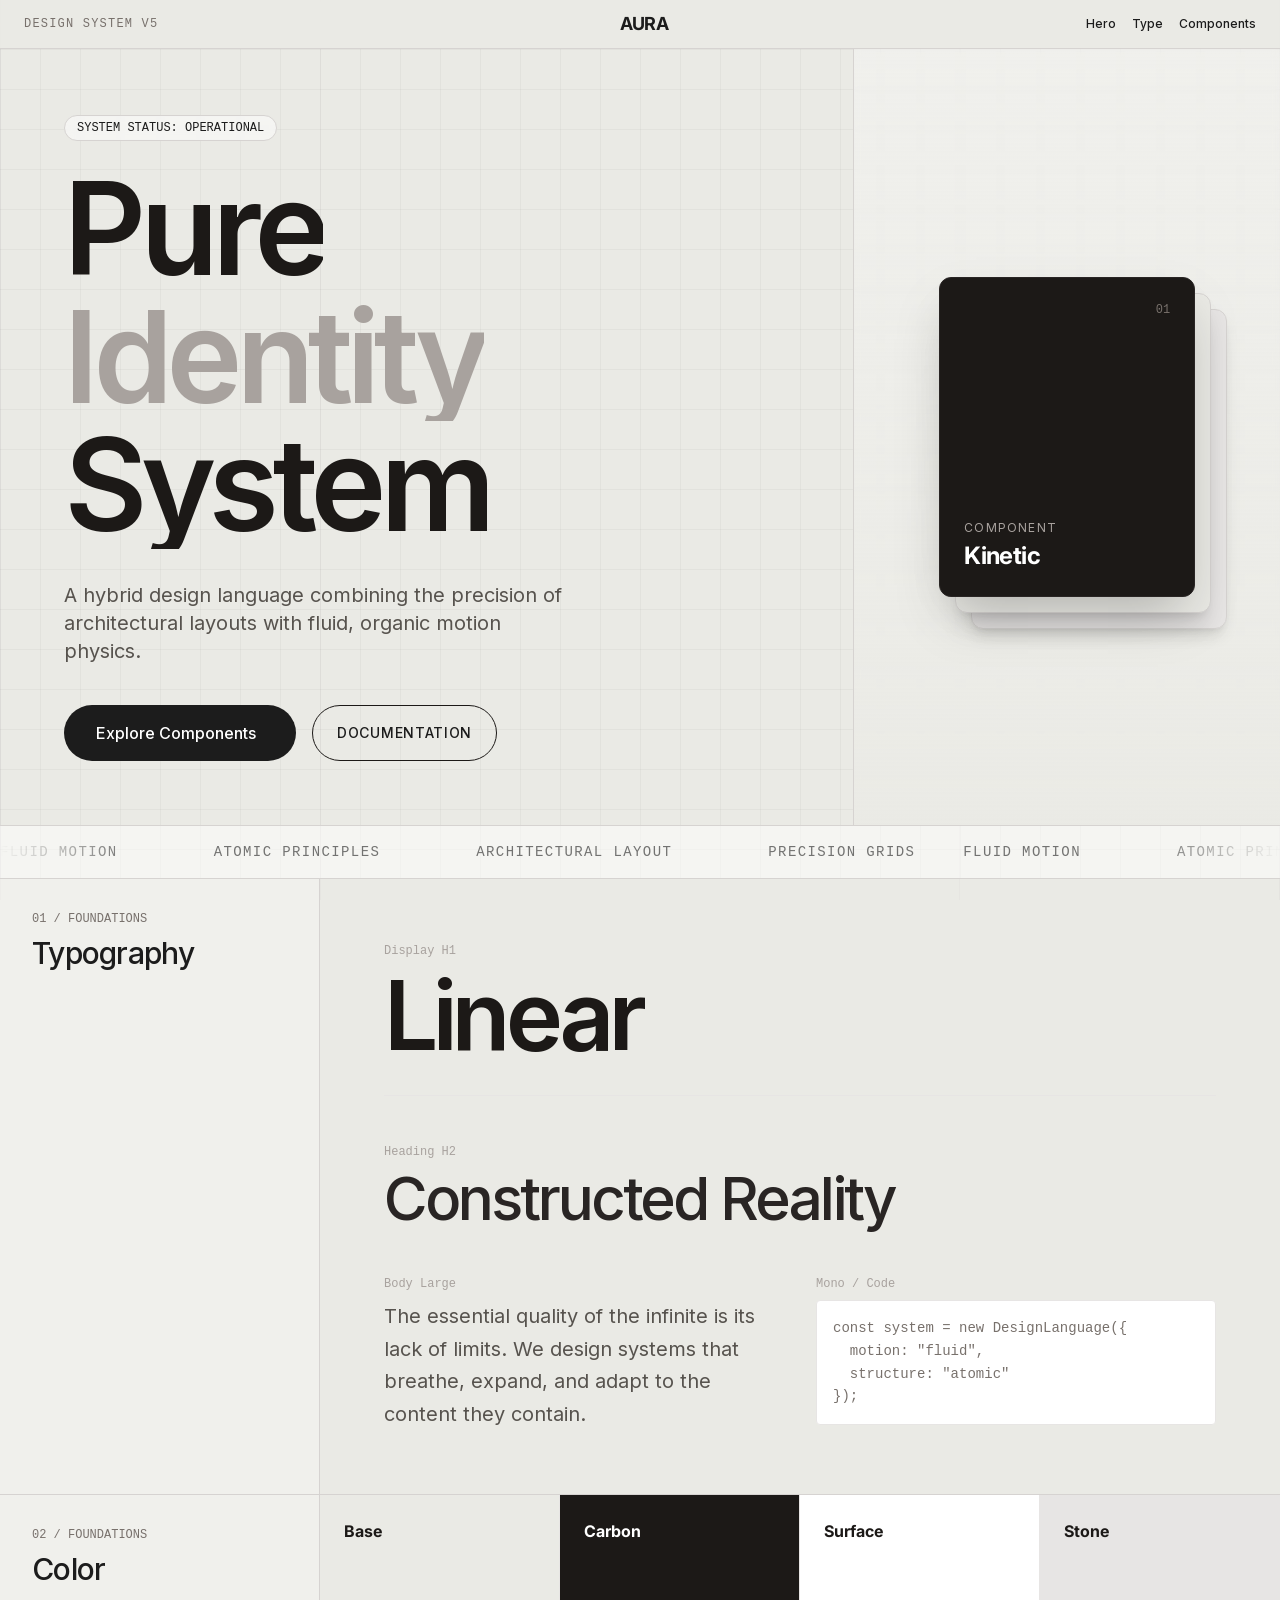
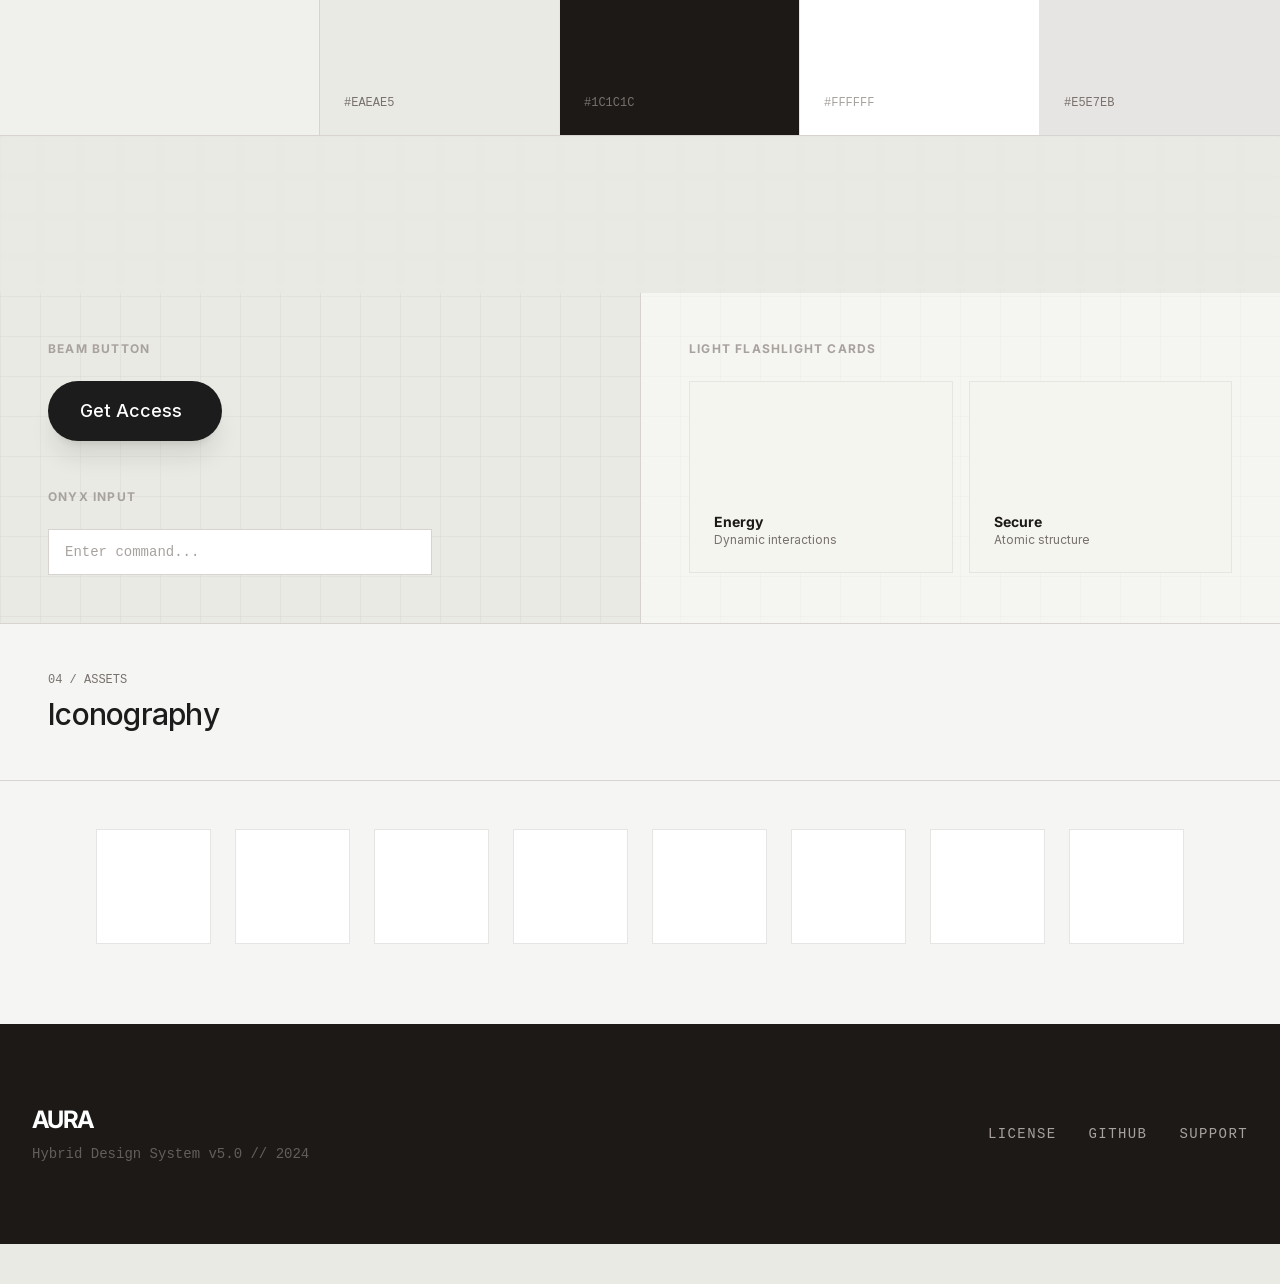
<file: reference/design_system9.html>
<!DOCTYPE html>
<html class="scroll-smooth" lang="en">

<head>
    <meta charset="utf-8" />
    <meta content="width=device-width, initial-scale=1.0" name="viewport" />
    <title>Design System v5 - Hybrid Aesthetica</title>

    <!-- Reference Assets from Digital Architect (Base) -->
    <script src="templates/digital-architect.aura.build/assets/resource_3fa48481346f.js"></script>
    <script src="templates/digital-architect.aura.build/assets/iconify-icon_d39ffc6e4c56.js"></script>
    <link href="templates/digital-architect.aura.build/assets/css2_19fd9cc6b396.css" rel="stylesheet" />

    <!-- Fonts -->
    <link rel="preconnect" href="https://fonts.googleapis.com">
    <link rel="preconnect" href="https://fonts.gstatic.com" crossorigin>
    <link
        href="https://fonts.googleapis.com/css2?family=Inter:wght@300;400;500;600;700&family=Space+Grotesk:wght@300;400;500;600;700&family=JetBrains+Mono:wght@400;500&display=swap"
        rel="stylesheet">

    <style>
        /* 
         * DESIGN SYSTEM V5 HYBRID STYLES
         * Combined from Digital Architect, Gemini, and Onyx
         */

        :root {
            /* Palette - Based on Digital Architect (White/Stone) */
            --bg-main: #EAEAE5;
            --bg-surface: #FFFFFF;
            --bg-surface-2: #F5F5F0;
            --text-main: #1C1C1C;
            --text-muted: #57534E;
            --border-light: #D6D3D1;

            /* Accents */
            --accent-glow: rgba(0, 0, 0, 0.1);
            --accent-beam: #1C1C1C;
        }

        body {
            font-family: 'Inter', sans-serif;
            background-color: var(--bg-main);
            color: var(--text-main);
            overflow-x: hidden;
        }

        /* --- ANIMATIONS (Ported from Gemini) --- */

        /* Entrance Animation */
        @keyframes animationIn {
            0% {
                opacity: 0;
                transform: translateY(30px);
                filter: blur(10px);
            }

            100% {
                opacity: 1;
                transform: translateY(0);
                filter: blur(0px);
            }
        }

        .animate-on-scroll {
            opacity: 0;
            animation-play-state: paused;
        }

        .animate-on-scroll.animate {
            animation: animationIn 1s cubic-bezier(0.16, 1, 0.3, 1) forwards;
            animation-play-state: running;
        }

        /* Continuous Float */
        @keyframes float {

            0%,
            100% {
                transform: translateY(0);
            }

            50% {
                transform: translateY(-10px);
            }
        }

        .animate-float {
            animation: float 8s ease-in-out infinite;
        }

        /* Shimmer / Beam */
        @keyframes shimmer {
            from {
                transform: translateX(-100%) skewX(-15deg);
            }

            to {
                transform: translateX(200%) skewX(-15deg);
            }
        }

        @keyframes spin {
            to {
                transform: rotate(360deg);
            }
        }

        /* --- UTILITIES & LAYOUT (Ported from Digital Architect) --- */

        /* Grid Background Pattern (Adapted from Gemini 2 to Light Mode) */
        .bg-grid-light {
            background-size: 40px 40px;
            background-image: linear-gradient(to right, rgba(0, 0, 0, 0.03) 1px, transparent 1px),
                linear-gradient(to bottom, rgba(0, 0, 0, 0.03) 1px, transparent 1px);
        }

        .glass-panel {
            background: rgba(255, 255, 255, 0.6);
            backdrop-filter: blur(20px);
            border: 1px solid rgba(255, 255, 255, 0.4);
            box-shadow: 0 8px 32px rgba(0, 0, 0, 0.05);
        }

        /* Text Reveals */
        .text-reveal-wrapper {
            overflow: hidden;
            display: inline-block;
            vertical-align: bottom;
        }

        .text-reveal-content {
            transform: translateY(110%);
            opacity: 0;
            transition: transform 1.2s cubic-bezier(0.16, 1, 0.3, 1), opacity 1.2s ease;
            display: block;
        }

        .reveal-active .text-reveal-content {
            transform: translateY(0);
            opacity: 1;
        }

        /* Stagger Delays */
        .delay-100 {
            transition-delay: 0.1s;
            animation-delay: 0.1s;
        }

        .delay-200 {
            transition-delay: 0.2s;
            animation-delay: 0.2s;
        }

        .delay-300 {
            transition-delay: 0.3s;
            animation-delay: 0.3s;
        }

        .delay-500 {
            transition-delay: 0.5s;
            animation-delay: 0.5s;
        }

        /* --- COMPONENTS --- */

        /* Beam Button (Dark on Light) */
        .btn-beam {
            position: relative;
            overflow: hidden;
            background: #1C1C1C;
            color: white;
            padding: 1rem 2rem;
            border-radius: 9999px;
            /* Pill */
            font-weight: 500;
            display: inline-flex;
            align-items: center;
            gap: 0.5rem;
            transition: transform 0.3s ease;
        }

        .btn-beam:hover {
            transform: scale(1.02);
        }

        .btn-beam::before {
            content: '';
            position: absolute;
            top: 0;
            left: 0;
            width: 100%;
            height: 100%;
            background: linear-gradient(to right, transparent, rgba(255, 255, 255, 0.2), transparent);
            transform: translateX(-100%) skewX(-15deg);
            transition: transform 0.5s;
        }

        .btn-beam:hover::before {
            transform: translateX(100%) skewX(-15deg);
            transition: transform 0.7s;
        }

        /* Flashlight/Glow Effect on Light (Subtle Shadow/Gradient) */
        .glow-card {
            position: relative;
            background: #F5F5F0;
            overflow: hidden;
            transition: all 0.3s ease;
        }

        .glow-card::after {
            content: "";
            position: absolute;
            inset: -1px;
            background: radial-gradient(600px circle at var(--mouse-x, 0) var(--mouse-y, 0),
                    rgba(0, 0, 0, 0.08),
                    transparent 40%);
            opacity: 0;
            transition: opacity 0.5s;
            pointer-events: none;
            z-index: 10;
        }

        .glow-card:hover::after {
            opacity: 1;
        }

        /* Marquee */
        .marquee-container {
            display: flex;
            overflow: hidden;
            user-select: none;
            mask-image: linear-gradient(to right, transparent, black 10%, black 90%, transparent);
        }

        .marquee-content {
            flex-shrink: 0;
            display: flex;
            justify-content: space-around;
            min-width: 100%;
            animation: scroll 40s linear infinite;
        }

        @keyframes scroll {
            from {
                transform: translateX(0);
            }

            to {
                transform: translateX(-100%);
            }
        }
    </style>
</head>

<body class="antialiased selection:bg-stone-800 selection:text-white pb-10">

    <!-- Nav GUIDELINES LAYER -->
    <div
        class="fixed inset-0 pointer-events-none grid grid-cols-1 md:grid-cols-12 gap-0 z-0 h-full w-full max-w-[1400px] mx-auto border-x border-stone-300/30">
        <div class="hidden md:block md:col-span-3 border-r border-stone-300/20 h-full"></div>
        <div class="hidden md:block md:col-span-6 border-r border-stone-300/20 h-full"></div>
        <div class="hidden md:block md:col-span-3 h-full"></div>
    </div>

    <!-- MAIN CONTAINER -->
    <div class="max-w-[1400px] mx-auto relative bg-transparent z-10">

        <!-- HEADER -->
        <header
            class="sticky top-0 z-50 bg-[#EAEAE5]/80 backdrop-blur-md border-b border-stone-300 transition-all duration-500"
            id="main-header">
            <div class="flex justify-between items-center px-6 py-4">
                <div class="text-xs font-mono uppercase tracking-widest text-stone-500">Design System v5</div>

                <div class="absolute left-1/2 -translate-x-1/2 flex items-center gap-2 group cursor-pointer">
                    <iconify-icon class="text-xl group-hover:rotate-180 transition-transform duration-700"
                        icon="solar:infinity-bold"></iconify-icon>
                    <span class="font-bold tracking-tighter text-lg">AURA</span>
                </div>

                <div class="flex items-center gap-4">
                    <a href="#hero" class="text-xs font-medium hover:text-stone-900 transition-colors">Hero</a>
                    <a href="#typography" class="text-xs font-medium hover:text-stone-900 transition-colors">Type</a>
                    <a href="#components"
                        class="text-xs font-medium hover:text-stone-900 transition-colors">Components</a>
                </div>
            </div>
        </header>

        <!-- 1. HERO / SHOWCASE (The "First Fold") -->
        <section id="hero"
            class="relative min-h-[85vh] grid grid-cols-1 md:grid-cols-12 border-b border-stone-300 overflow-hidden bg-grid-light">

            <!-- Left: Title & Intro -->
            <div class="col-span-1 md:col-span-8 p-8 md:p-16 flex flex-col justify-center relative">
                <!-- Floating Elements (Gemini Style) -->
                <div class="absolute top-20 right-20 animate-float opacity-50 blur-[1px]">
                    <iconify-icon icon="solar:verified-check-bold" class="text-6xl text-stone-300"></iconify-icon>
                </div>

                <div class="mb-6">
                    <span
                        class="inline-block px-3 py-1 border border-stone-300 rounded-full text-xs font-mono uppercase bg-white/50 backdrop-blur-sm animate-on-scroll delay-100">
                        System Status: Operational
                    </span>
                </div>

                <h1 class="text-7xl md:text-9xl font-semibold tracking-tighter leading-[0.9] text-stone-900 mb-8"
                    id="hero-title">
                    <span class="text-reveal-wrapper"><span class="text-reveal-content delay-100">Pure</span></span><br>
                    <span class="text-reveal-wrapper"><span
                            class="text-reveal-content delay-200 text-stone-400">Identity</span></span><br>
                    <span class="text-reveal-wrapper"><span class="text-reveal-content delay-300">System</span></span>
                </h1>

                <p class="text-lg md:text-xl text-stone-600 max-w-lg leading-relaxed animate-on-scroll delay-500">
                    A hybrid design language combining the precision of architectural layouts with fluid, organic motion
                    physics.
                </p>

                <div class="mt-10 flex gap-4 animate-on-scroll delay-700">
                    <button class="btn-beam group">
                        <span>Explore Components</span>
                        <iconify-icon icon="solar:arrow-right-up-linear"
                            class="text-xl group-hover:translate-x-1 group-hover:-translate-y-1 transition-transform"></iconify-icon>
                    </button>
                    <button
                        class="px-6 py-4 border border-stone-900 rounded-full text-sm font-medium hover:bg-stone-200 transition-colors uppercase tracking-wider">
                        Documentation
                    </button>
                </div>
            </div>

            <!-- Right: Interactive/Visual -->
            <div
                class="col-span-1 md:col-span-4 border-l border-stone-300 relative bg-white/30 backdrop-blur-sm overflow-hidden flex items-center justify-center p-8">

                <!-- Rotating Card Stack (Gemini 2 Concept) -->
                <div class="relative w-64 h-80 perspective-[1000px] group">
                    <!-- Layer 1 -->
                    <div
                        class="absolute inset-0 bg-stone-900 rounded-xl shadow-2xl transform transition-all duration-700 group-hover:rotate-y-12 group-hover:translate-x-4 border border-stone-800 flex flex-col justify-between p-6 z-30">
                        <div class="flex justify-between text-stone-500">
                            <iconify-icon icon="solar:card-bold" class="text-2xl text-white"></iconify-icon>
                            <span class="font-mono text-xs">01</span>
                        </div>
                        <div class="text-white">
                            <div class="text-xs uppercase tracking-widest text-stone-400 mb-1">Component</div>
                            <div class="text-2xl font-bold tracking-tight">Kinetic</div>
                        </div>
                    </div>
                    <!-- Layer 2 -->
                    <div
                        class="absolute inset-0 bg-[#EAEAE5] rounded-xl shadow-xl transform translate-x-4 translate-y-4 transition-all duration-700 group-hover:rotate-y-0 group-hover:translate-x-0 group-hover:translate-y-0 border border-stone-300 flex flex-col justify-between p-6 z-20">
                        <div class="flex justify-between text-stone-400">
                            <iconify-icon icon="solar:layers-bold" class="text-2xl text-stone-900"></iconify-icon>
                            <span class="font-mono text-xs">02</span>
                        </div>
                    </div>
                    <!-- Layer 3 -->
                    <div
                        class="absolute inset-0 bg-stone-200 rounded-xl shadow-lg transform translate-x-8 translate-y-8 transition-all duration-700 group-hover:rotate-y-[-12deg] group-hover:translate-x-[-10px] group-hover:translate-y-[10px] border border-stone-300 z-10">
                    </div>
                </div>

                <!-- Glow/Flashlight Effect Container -->
                <div class="absolute inset-0 pointer-events-none bg-gradient-to-t from-[#EAEAE5] to-transparent"></div>
            </div>

            <!-- Bottom: Marquee (Social Proof) -->
            <div class="col-span-1 md:col-span-12 border-t border-stone-300 bg-white/50 py-4 overflow-hidden">
                <div class="marquee-container opacity-60">
                    <div class="marquee-content gap-12 items-center">
                        <span class="text-sm font-mono uppercase tracking-widest">Fluid Motion</span>
                        <iconify-icon icon="solar:star-fall-bold" class="text-stone-400"></iconify-icon>
                        <span class="text-sm font-mono uppercase tracking-widest">Atomic Principles</span>
                        <iconify-icon icon="solar:star-fall-bold" class="text-stone-400"></iconify-icon>
                        <span class="text-sm font-mono uppercase tracking-widest">Architectural Layout</span>
                        <iconify-icon icon="solar:star-fall-bold" class="text-stone-400"></iconify-icon>
                        <span class="text-sm font-mono uppercase tracking-widest">Precision Grids</span>
                        <!-- Duplicates for loop -->
                        <span class="text-sm font-mono uppercase tracking-widest">Fluid Motion</span>
                        <iconify-icon icon="solar:star-fall-bold" class="text-stone-400"></iconify-icon>
                        <span class="text-sm font-mono uppercase tracking-widest">Atomic Principles</span>
                        <iconify-icon icon="solar:star-fall-bold" class="text-stone-400"></iconify-icon>
                        <span class="text-sm font-mono uppercase tracking-widest">Architectural Layout</span>
                        <iconify-icon icon="solar:star-fall-bold" class="text-stone-400"></iconify-icon>
                    </div>
                </div>
            </div>
        </section>

        <!-- 2. TYPOGRAPHY -->
        <section id="typography" class="border-b border-stone-300">
            <div class="grid grid-cols-1 md:grid-cols-12">
                <div class="col-span-1 md:col-span-3 p-8 border-r border-stone-300 bg-stone-100/50">
                    <span class="text-xs font-mono uppercase text-stone-500 mb-2 block">01 / Foundations</span>
                    <h2 class="text-3xl font-medium tracking-tight">Typography</h2>
                </div>
                <div class="col-span-1 md:col-span-9 p-8 md:p-16 space-y-12">

                    <!-- H1 -->
                    <div class="group relative">
                        <div class="text-xs font-mono text-stone-400 mb-2">Display H1</div>
                        <h1
                            class="text-6xl md:text-8xl font-semibold tracking-tighter text-stone-900 group-hover:translate-x-4 transition-transform duration-500 ease-out">
                            Linear
                        </h1>
                        <div class="h-px w-full bg-stone-200 mt-8 group-hover:w-[95%] transition-all duration-700">
                        </div>
                    </div>

                    <!-- H2 -->
                    <div class="group relative">
                        <div class="text-xs font-mono text-stone-400 mb-2">Heading H2</div>
                        <h2 class="text-4xl md:text-6xl font-medium tracking-tighter text-stone-800">
                            Constructed Reality
                        </h2>
                    </div>

                    <!-- Body -->
                    <div class="grid grid-cols-1 md:grid-cols-2 gap-8">
                        <div>
                            <div class="text-xs font-mono text-stone-400 mb-2">Body Large</div>
                            <p class="text-xl leading-relaxed text-stone-600">
                                The essential quality of the infinite is its lack of limits. We design systems that
                                breathe, expand, and adapt to the content they contain.
                            </p>
                        </div>
                        <div>
                            <div class="text-xs font-mono text-stone-400 mb-2">Mono / Code</div>
                            <p
                                class="font-mono text-sm leading-relaxed text-stone-500 bg-white p-4 rounded border border-stone-200">
                                const system = new DesignLanguage({<br>
                                &nbsp;&nbsp;motion: "fluid",<br>
                                &nbsp;&nbsp;structure: "atomic"<br>
                                });
                            </p>
                        </div>
                    </div>
                </div>
            </div>
        </section>

        <!-- 3. COLOR SYSTEM -->
        <section id="colors" class="border-b border-stone-300">
            <div class="grid grid-cols-1 md:grid-cols-12">
                <div class="col-span-1 md:col-span-3 p-8 border-r border-stone-300 bg-stone-100/50">
                    <span class="text-xs font-mono uppercase text-stone-500 mb-2 block">02 / Foundations</span>
                    <h2 class="text-3xl font-medium tracking-tight">Color</h2>
                </div>
                <div class="col-span-1 md:col-span-9 grid grid-cols-2 md:grid-cols-4">

                    <!-- Color Token 1 -->
                    <div
                        class="aspect-square p-6 flex flex-col justify-between bg-[#EAEAE5] border-r border-stone-200 hover:scale-[0.98] transition-transform duration-300 cursor-pointer">
                        <div class="text-stone-900 font-bold">Base</div>
                        <div class="text-xs font-mono text-stone-500">#EAEAE5</div>
                    </div>

                    <!-- Color Token 2 -->
                    <div
                        class="aspect-square p-6 flex flex-col justify-between bg-stone-900 border-r border-stone-200 hover:scale-[0.98] transition-transform duration-300 cursor-pointer">
                        <div class="text-white font-bold">Carbon</div>
                        <div class="text-xs font-mono text-stone-500">#1C1C1C</div>
                    </div>

                    <!-- Color Token 3 -->
                    <div
                        class="aspect-square p-6 flex flex-col justify-between bg-white border-r border-stone-200 hover:scale-[0.98] transition-transform duration-300 cursor-pointer">
                        <div class="text-stone-900 font-bold">Surface</div>
                        <div class="text-xs font-mono text-stone-400">#FFFFFF</div>
                    </div>

                    <!-- Color Token 4 -->
                    <div
                        class="aspect-square p-6 flex flex-col justify-between bg-stone-200 hover:scale-[0.98] transition-transform duration-300 cursor-pointer">
                        <div class="text-stone-900 font-bold">Stone</div>
                        <div class="text-xs font-mono text-stone-500">#E5E7EB</div>
                    </div>

                </div>
            </div>
        </section>

        <!-- 4. UI COMPONENTS (Gemini + Aura Style) -->
        <section id="components" class="border-b border-stone-300 bg-grid-light">
            <div
                class="p-8 md:p-12 border-b border-stone-300 flex justify-between items-end backdrop-blur-sm bg-[#EAEAE5]/60">
                <div>
                    <span class="text-xs font-mono uppercase text-stone-500 mb-2 block">03 / Elements</span>
                    <h2 class="text-3xl font-medium tracking-tight">UI Components</h2>
                </div>
                <div class="text-xs font-mono text-stone-400">Interactive & Animated</div>
            </div>

            <div class="grid grid-cols-1 md:grid-cols-2 divide-x divide-stone-300">

                <!-- Column 1: Buttons & Inputs -->
                <div class="p-12 space-y-12">

                    <!-- Interactive Beam Button -->
                    <div>
                        <h3 class="text-xs font-bold uppercase tracking-widest text-stone-400 mb-6">Beam Button</h3>
                        <button class="btn-beam shadow-xl shadow-stone-900/10">
                            <span class="text-lg">Get Access</span>
                            <iconify-icon icon="solar:arrow-right-bold" class="text-xl"></iconify-icon>
                        </button>
                    </div>

                    <!-- Input Field with Animated Border -->
                    <div>
                        <h3 class="text-xs font-bold uppercase tracking-widest text-stone-400 mb-6">Onyx Input</h3>
                        <div class="relative group max-w-sm">
                            <input type="text" placeholder="Enter command..."
                                class="w-full bg-white border border-stone-300 text-stone-900 px-4 py-3 outline-none focus:border-stone-900 transition-colors font-mono text-sm placeholder:text-stone-400">
                            <div
                                class="absolute bottom-0 left-0 h-[2px] bg-stone-900 w-0 group-hover:w-full transition-all duration-500">
                            </div>
                            <iconify-icon icon="solar:keyboard-linear"
                                class="absolute right-4 top-3.5 text-stone-400"></iconify-icon>
                        </div>
                    </div>

                </div>

                <!-- Column 2: Cards & Surfaces -->
                <div class="p-12 bg-white/50">
                    <h3 class="text-xs font-bold uppercase tracking-widest text-stone-400 mb-6">Light Flashlight Cards
                    </h3>

                    <div class="grid grid-cols-2 gap-4">
                        <!-- Card 1 -->
                        <div class="glow-card border border-stone-200 p-6 h-48 flex flex-col justify-end"
                            onmousemove="const rect = this.getBoundingClientRect(); this.style.setProperty('--mouse-x', `${event.clientX - rect.left}px`); this.style.setProperty('--mouse-y', `${event.clientY - rect.top}px`);">
                            <iconify-icon icon="solar:bolt-bold-duotone"
                                class="text-4xl text-stone-800 mb-4"></iconify-icon>
                            <div class="text-sm font-bold text-stone-900">Energy</div>
                            <div class="text-xs text-stone-500">Dynamic interactions</div>
                        </div>

                        <!-- Card 2 -->
                        <div class="glow-card border border-stone-200 p-6 h-48 flex flex-col justify-end"
                            onmousemove="const rect = this.getBoundingClientRect(); this.style.setProperty('--mouse-x', `${event.clientX - rect.left}px`); this.style.setProperty('--mouse-y', `${event.clientY - rect.top}px`);">
                            <iconify-icon icon="solar:shield-bold-duotone"
                                class="text-4xl text-stone-800 mb-4"></iconify-icon>
                            <div class="text-sm font-bold text-stone-900">Secure</div>
                            <div class="text-xs text-stone-500">Atomic structure</div>
                        </div>
                    </div>

                </div>

            </div>
        </section>

        <!-- 5. ICONOGRAPHY -->
        <section id="icons" class="pb-20 bg-stone-100">
            <div class="p-8 md:p-12 border-b border-stone-300 mb-12">
                <span class="text-xs font-mono uppercase text-stone-500 mb-2 block">04 / Assets</span>
                <h2 class="text-3xl font-medium tracking-tight">Iconography</h2>
            </div>

            <div class="max-w-6xl mx-auto px-8 grid grid-cols-4 md:grid-cols-8 gap-6">
                <!-- Icon Grid Items -->
                <div
                    class="aspect-square bg-white border border-stone-200 flex items-center justify-center hover:border-stone-900 transition-colors duration-300 group">
                    <iconify-icon icon="solar:home-smile-linear"
                        class="text-2xl text-stone-400 group-hover:text-stone-900 transition-colors"></iconify-icon>
                </div>
                <div
                    class="aspect-square bg-white border border-stone-200 flex items-center justify-center hover:border-stone-900 transition-colors duration-300 group">
                    <iconify-icon icon="solar:file-text-linear"
                        class="text-2xl text-stone-400 group-hover:text-stone-900 transition-colors"></iconify-icon>
                </div>
                <div
                    class="aspect-square bg-white border border-stone-200 flex items-center justify-center hover:border-stone-900 transition-colors duration-300 group">
                    <iconify-icon icon="solar:chart-square-linear"
                        class="text-2xl text-stone-400 group-hover:text-stone-900 transition-colors"></iconify-icon>
                </div>
                <div
                    class="aspect-square bg-white border border-stone-200 flex items-center justify-center hover:border-stone-900 transition-colors duration-300 group">
                    <iconify-icon icon="solar:settings-linear"
                        class="text-2xl text-stone-400 group-hover:text-stone-900 transition-colors"></iconify-icon>
                </div>
                <div
                    class="aspect-square bg-white border border-stone-200 flex items-center justify-center hover:border-stone-900 transition-colors duration-300 group">
                    <iconify-icon icon="solar:user-circle-linear"
                        class="text-2xl text-stone-400 group-hover:text-stone-900 transition-colors"></iconify-icon>
                </div>
                <div
                    class="aspect-square bg-white border border-stone-200 flex items-center justify-center hover:border-stone-900 transition-colors duration-300 group">
                    <iconify-icon icon="solar:bell-linear"
                        class="text-2xl text-stone-400 group-hover:text-stone-900 transition-colors"></iconify-icon>
                </div>
                <div
                    class="aspect-square bg-white border border-stone-200 flex items-center justify-center hover:border-stone-900 transition-colors duration-300 group">
                    <iconify-icon icon="solar:magnifer-linear"
                        class="text-2xl text-stone-400 group-hover:text-stone-900 transition-colors"></iconify-icon>
                </div>
                <div
                    class="aspect-square bg-white border border-stone-200 flex items-center justify-center hover:border-stone-900 transition-colors duration-300 group">
                    <iconify-icon icon="solar:menu-dots-linear"
                        class="text-2xl text-stone-400 group-hover:text-stone-900 transition-colors"></iconify-icon>
                </div>
            </div>
        </section>

        <!-- FOOTER -->
        <footer class="bg-stone-900 text-stone-400 py-20 px-8">
            <div class="max-w-[1400px] mx-auto grid grid-cols-1 md:grid-cols-2 items-center">
                <div>
                    <div class="text-white font-bold text-2xl tracking-tighter mb-2">AURA</div>
                    <p class="text-sm font-mono opacity-50">Hybrid Design System v5.0 // 2024</p>
                </div>
                <div class="flex justify-end gap-8 text-sm uppercase tracking-widest font-mono">
                    <a href="#" class="hover:text-white transition-colors">License</a>
                    <a href="#" class="hover:text-white transition-colors">Github</a>
                    <a href="#" class="hover:text-white transition-colors">Support</a>
                </div>
            </div>
        </footer>

    </div>

    <script>
        // --- 1. Animation Observer (Gemini + Digital Architect mix) ---
        const observerOptions = {
            threshold: 0.15,
            rootMargin: '0px 0px -50px 0px'
        };

        const observer = new IntersectionObserver((entries) => {
            entries.forEach(entry => {
                if (entry.isIntersecting) {
                    // Gemini "animate-on-scroll"
                    if (entry.target.classList.contains('animate-on-scroll')) {
                        entry.target.classList.add('animate');
                    }
                    // Digital Architect "reveal"
                    if (entry.target.classList.contains('reveal')) {
                        entry.target.classList.add('active');
                    }
                    // Text Reveals
                    const textWrappers = entry.target.querySelectorAll('.text-reveal-wrapper');
                    if (entry.target.classList.contains('text-reveal-wrapper') || textWrappers.length > 0) {
                        entry.target.classList.add('reveal-active');
                    }
                    // Header load
                    if (entry.target.id === 'main-header') {
                        entry.target.classList.add('loaded');
                    }
                }
            });
        }, observerOptions);

        // Observe elements
        document.querySelectorAll('.animate-on-scroll, .reveal, #hero-title, h1, h2').forEach(el => observer.observe(el));

        // --- 2. Initial Loader ---
        window.addEventListener('load', () => {
            const heroTitle = document.getElementById('hero-title');
            if (heroTitle) heroTitle.classList.add('reveal-active');

            document.querySelectorAll('.animate-on-scroll').forEach(el => {
                // re-trigger for above-fold items if needed, or rely on observer
            });
        });

    </script>
</body>

</html>
</file>
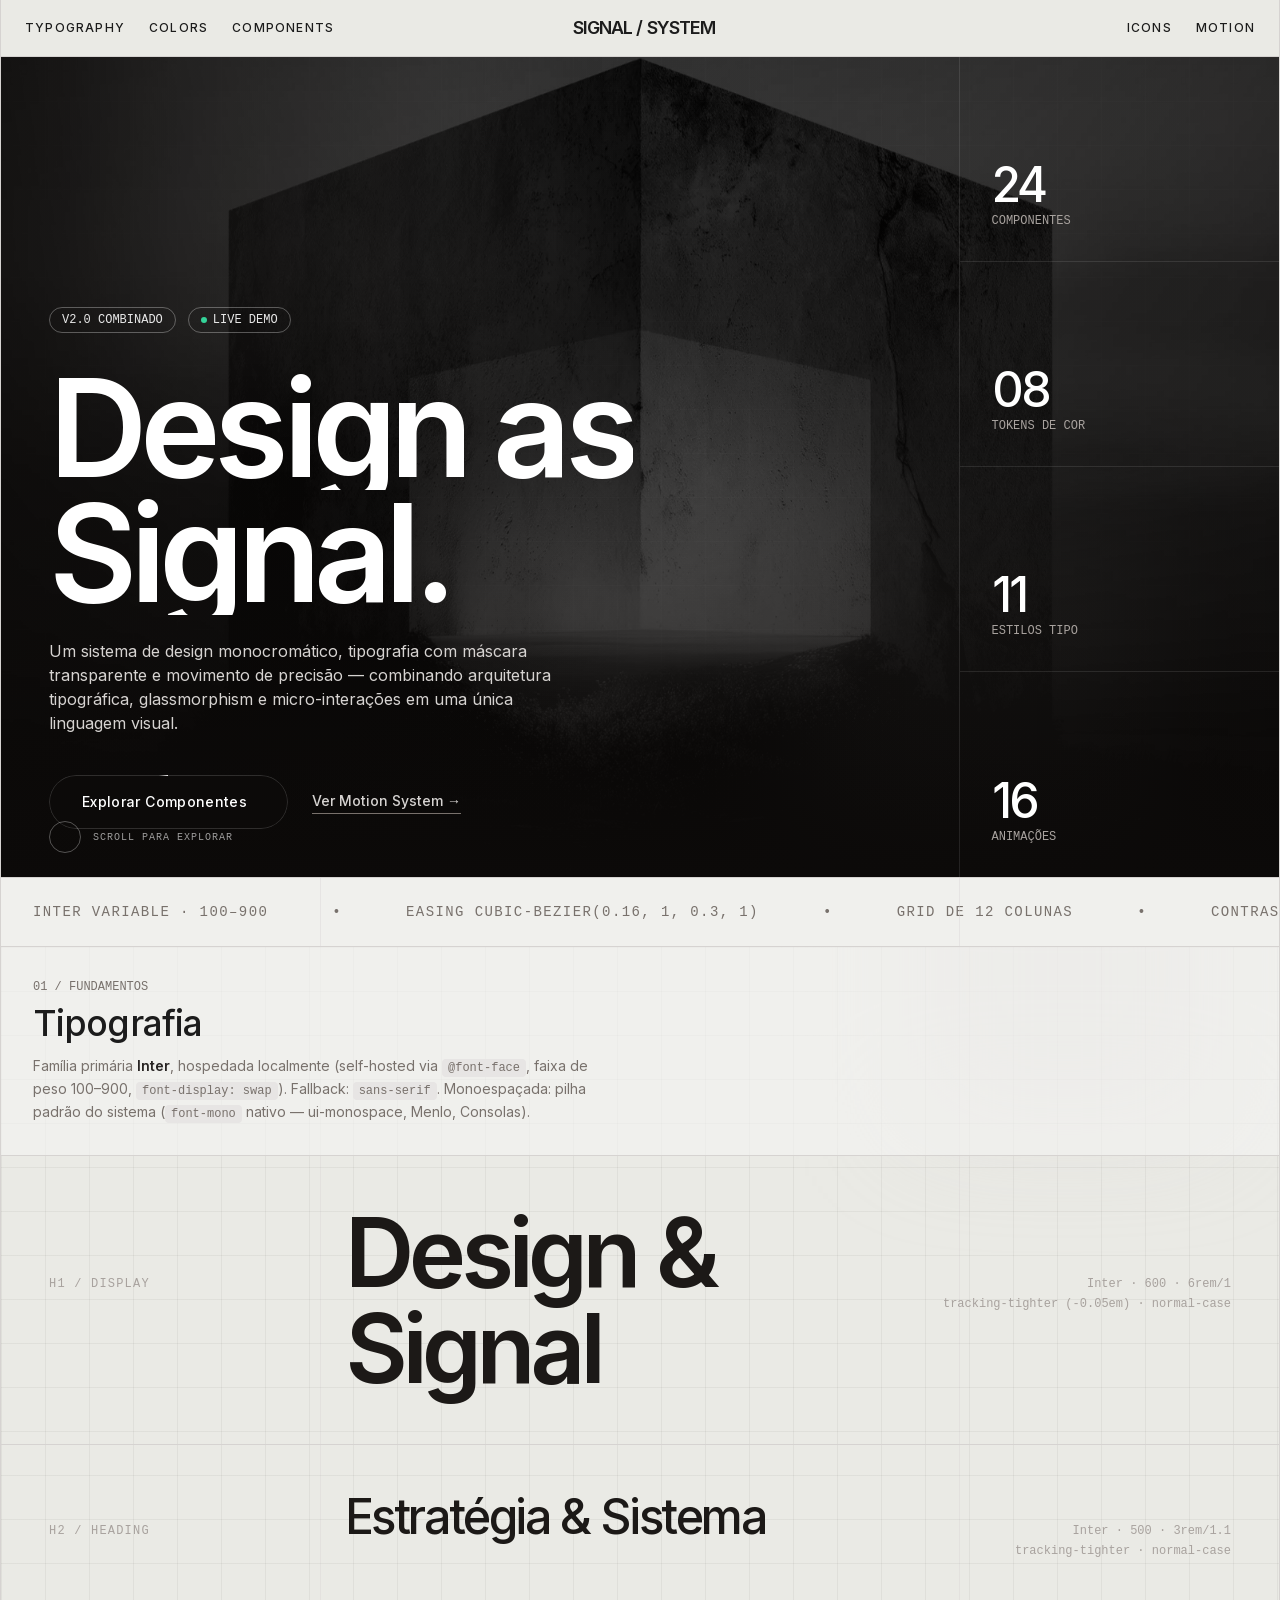
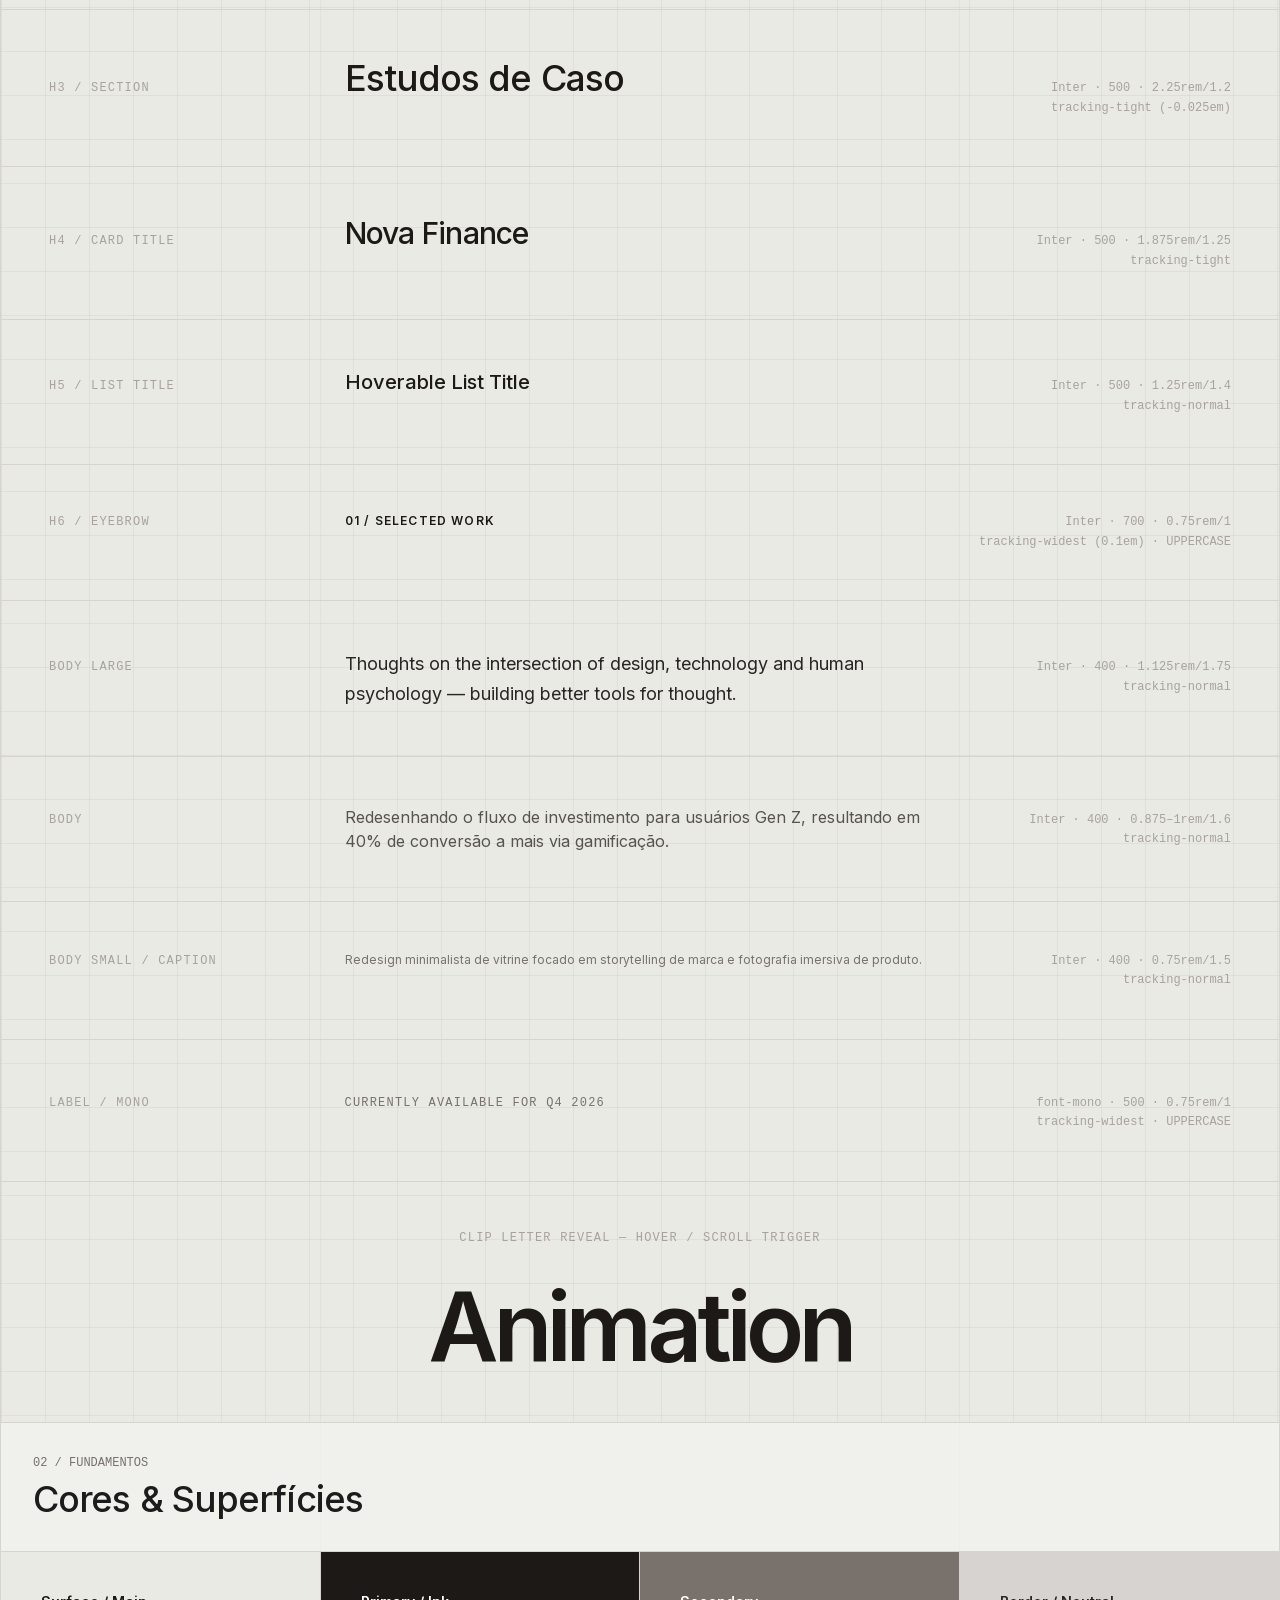
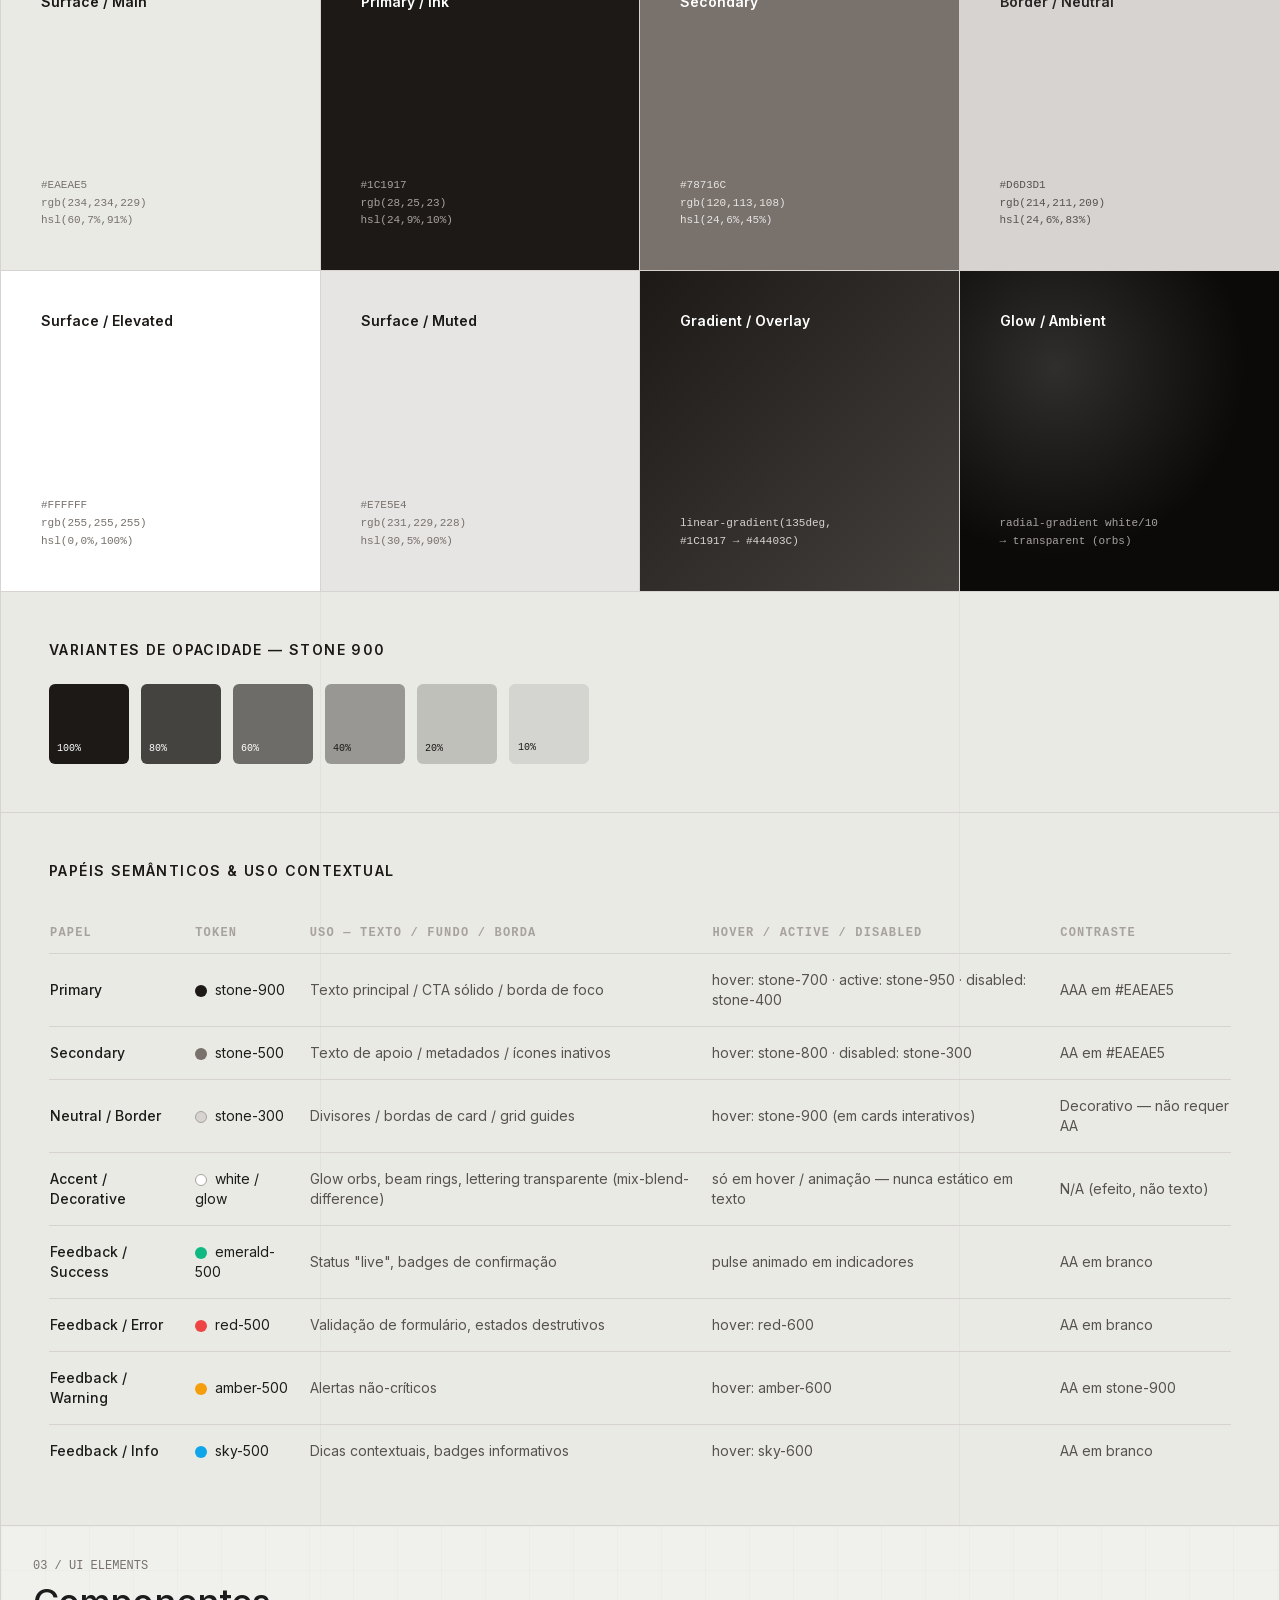
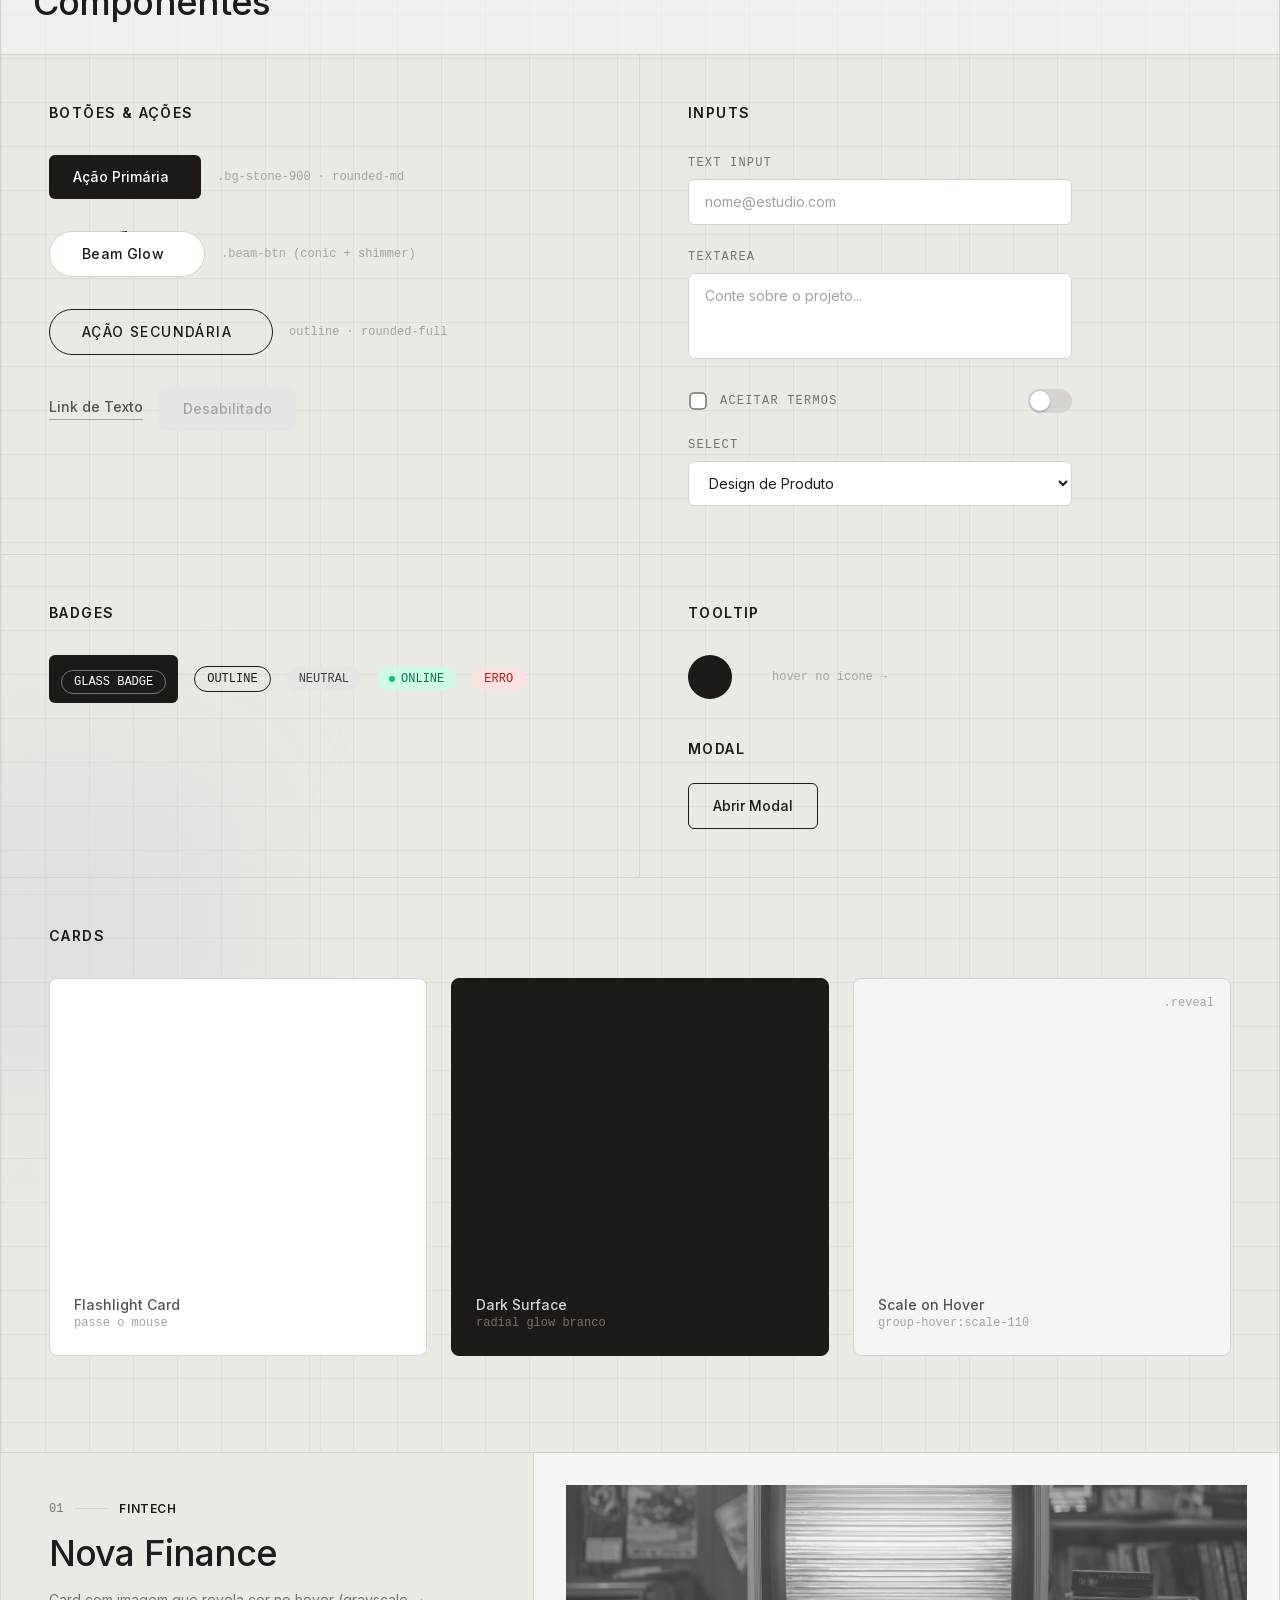
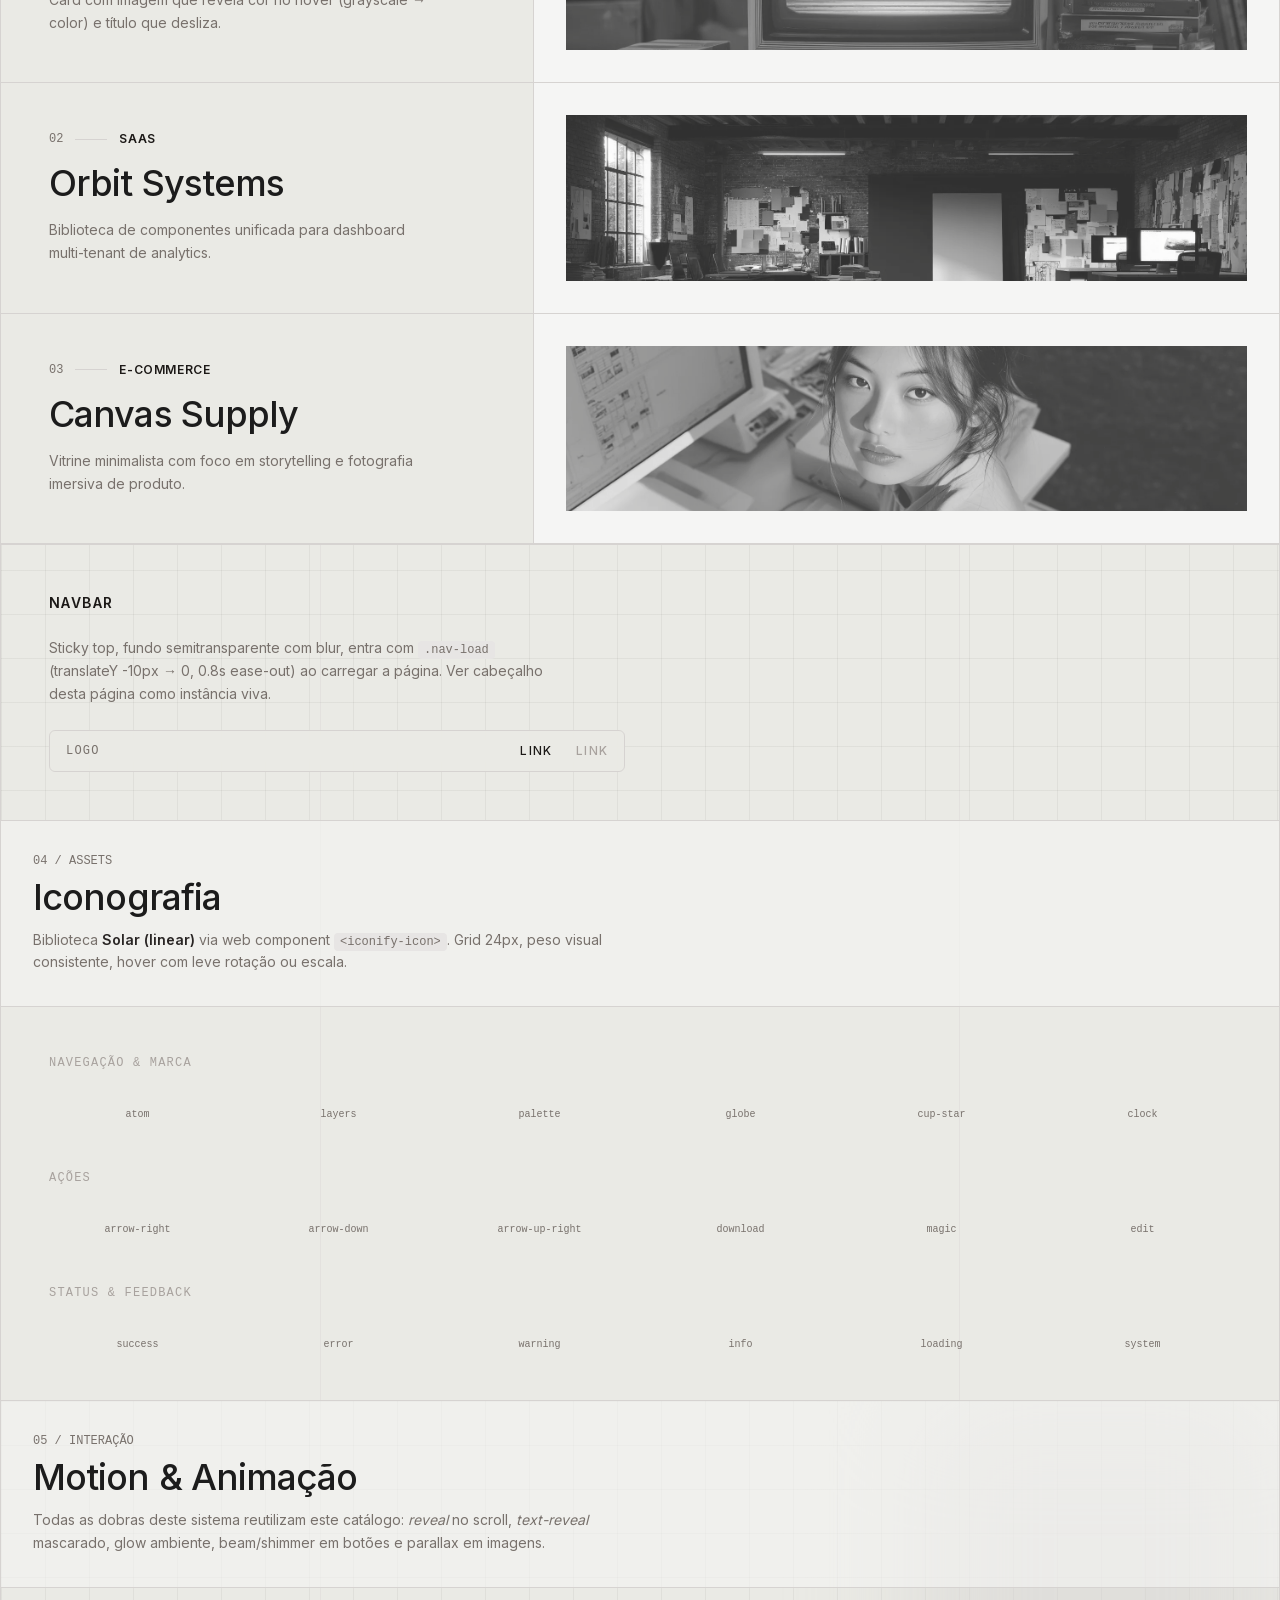
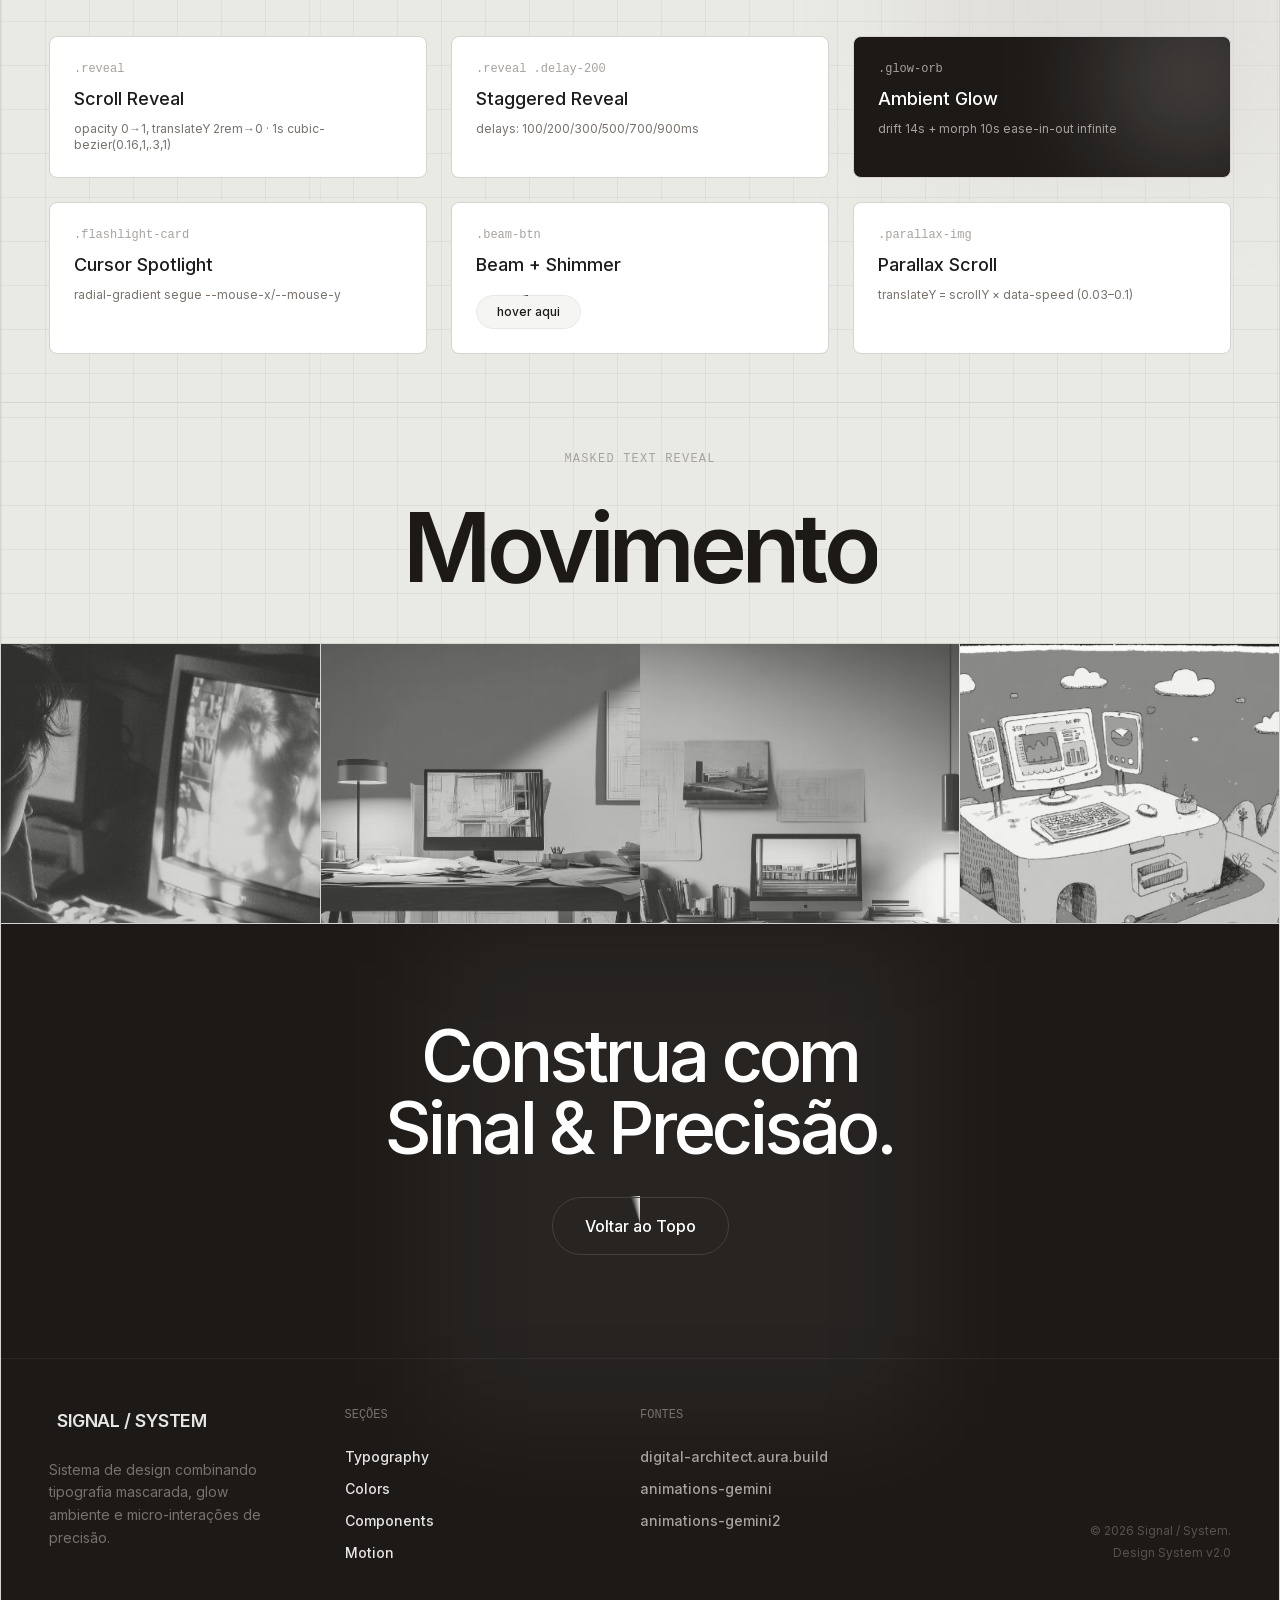
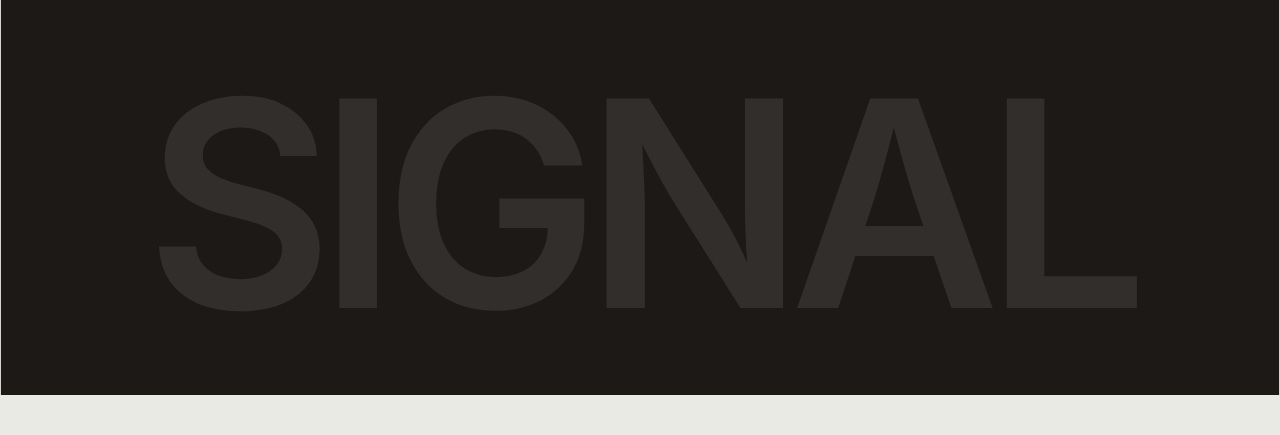
<file: reference/templates/design-novo.html>
<!DOCTYPE html>
<html class="scroll-smooth" lang="pt-BR">

<head>
    <meta charset="utf-8" />
    <meta content="width=device-width, initial-scale=1.0" name="viewport" />
    <title>Design System — Signal / Architect</title>
    <script src="digital-architect.aura.build/assets/resource_3fa48481346f.js"></script>
    <script src="digital-architect.aura.build/assets/iconify-icon_d39ffc6e4c56.js"></script>
    <link href="digital-architect.aura.build/assets/css2_19fd9cc6b396.css" rel="stylesheet" />
    <style>
        body {
            font-family: 'Inter', sans-serif;
            background-color: #EAEAE5;
            color: #1C1C1C;
            overflow-x: hidden;
        }

        /* ============ Base Reveal Animation (Scroll triggered) ============ */
        .reveal {
            opacity: 0;
            transform: translateY(2rem);
            transition: all 1s cubic-bezier(0.16, 1, 0.3, 1);
        }

        .reveal.active {
            opacity: 1;
            transform: translateY(0);
        }

        /* Masked Text Reveal (Hero Title) */
        .text-reveal-wrapper {
            overflow: hidden;
            display: inline-block;
            vertical-align: bottom;
        }

        .text-reveal-content {
            transform: translateY(110%);
            opacity: 0;
            transition: transform 1.2s cubic-bezier(0.16, 1, 0.3, 1), opacity 1.2s ease;
            display: block;
        }

        .reveal-active .text-reveal-content {
            transform: translateY(0);
            opacity: 1;
        }

        /* Stagger Delays */
        .delay-100 { transition-delay: 0.1s; }
        .delay-200 { transition-delay: 0.2s; }
        .delay-300 { transition-delay: 0.3s; }
        .delay-400 { transition-delay: 0.4s; }
        .delay-500 { transition-delay: 0.5s; }
        .delay-600 { transition-delay: 0.6s; }
        .delay-700 { transition-delay: 0.7s; }
        .delay-900 { transition-delay: 0.9s; }

        /* Carousel Fade & Ken Burns */
        .carousel-slide {
            position: absolute;
            inset: 0;
            transition: opacity 1.8s ease-in-out;
            opacity: 0;
            overflow: hidden;
        }

        .carousel-slide.active { opacity: 1; }

        .carousel-slide img {
            transform: scale(1);
            transition: transform 11s ease-out;
        }

        .carousel-slide.active img { transform: scale(1.12); }

        /* Marquee Animation */
        .marquee-container { display: flex; overflow: hidden; user-select: none; }
        .marquee-content {
            flex-shrink: 0;
            display: flex;
            justify-content: space-around;
            min-width: 100%;
            animation: scroll 40s linear infinite;
        }
        @keyframes scroll {
            from { transform: translateX(0); }
            to { transform: translateX(-100%); }
        }

        /* Nav Load Animation */
        .nav-load { opacity: 0; transform: translateY(-10px); transition: all 0.8s ease-out; }
        .nav-load.loaded { opacity: 1; transform: translateY(0); }

        iconify-icon { display: inline-flex; align-items: center; justify-content: center; vertical-align: middle; }

        .no-scrollbar::-webkit-scrollbar { display: none; }
        .parallax-element, .parallax-img { will-change: transform; }

        /* ============ NEW: Glow / Blob Field (ambient, used across folds) ============ */
        @keyframes drift {
            0%, 100% { transform: translate(0, 0) scale(1); }
            33% { transform: translate(3%, -4%) scale(1.08); }
            66% { transform: translate(-3%, 3%) scale(0.95); }
        }
        @keyframes morph {
            0%, 100% { border-radius: 60% 40% 30% 70% / 60% 30% 70% 40%; }
            50% { border-radius: 30% 60% 70% 40% / 50% 60% 30% 60%; }
        }
        .glow-orb {
            position: absolute;
            filter: blur(60px);
            animation: drift 14s ease-in-out infinite, morph 10s ease-in-out infinite;
            pointer-events: none;
        }

        /* Subtle blueprint grid overlay */
        .bg-schematic {
            background-image:
                linear-gradient(to right, rgba(28,25,23,0.05) 1px, transparent 1px),
                linear-gradient(to bottom, rgba(28,25,23,0.05) 1px, transparent 1px);
            background-size: 44px 44px;
        }
        .bg-schematic-dark {
            background-image:
                linear-gradient(to right, rgba(255,255,255,0.06) 1px, transparent 1px),
                linear-gradient(to bottom, rgba(255,255,255,0.06) 1px, transparent 1px);
            background-size: 44px 44px;
        }
        @keyframes pan-grid {
            0% { background-position: 0 0; }
            100% { background-position: 44px 44px; }
        }
        .animate-pan-grid { animation: pan-grid 6s linear infinite; }

        /* ============ Beam / Shimmer Button (adapted for light + dark surfaces) ============ */
        @keyframes shimmer {
            from { transform: translateX(-120%) skewX(-15deg); }
            to { transform: translateX(220%) skewX(-15deg); }
        }
        .beam-btn { position: relative; border-radius: 9999px; padding: 1px; overflow: hidden; }
        .beam-btn .beam-ring {
            position: absolute;
            inset: -1000%;
            animation: spin 2.4s linear infinite;
            background: conic-gradient(from 0deg, transparent 0 340deg, currentColor 360deg);
        }
        @keyframes spin { to { transform: rotate(360deg); } }
        .beam-btn .beam-face { position: relative; z-index: 10; overflow: hidden; }
        .beam-btn .beam-sweep {
            position: absolute; inset: 0; overflow: hidden; pointer-events: none;
        }
        .beam-btn .beam-sweep span {
            position: absolute; top: 0; left: 0; height: 100%; width: 100%;
            transform: skewX(-15deg);
            background: linear-gradient(90deg, transparent, rgba(255,255,255,0.35), transparent);
            opacity: 0;
        }
        .beam-btn:hover .beam-sweep span { opacity: 1; animation: shimmer 1.3s infinite; }

        /* ============ Flashlight hover card (adapted to light theme) ============ */
        .flashlight-card { position: relative; }
        .flashlight-card::before {
            content: "";
            position: absolute;
            inset: 0px;
            background: radial-gradient(500px circle at var(--mouse-x, 50%) var(--mouse-y, 50%), rgba(28,25,23,0.08), transparent 45%);
            opacity: 0;
            transition: opacity 0.5s;
            pointer-events: none;
            z-index: 2;
        }
        .flashlight-card:hover::before { opacity: 1; }
        .flashlight-card-dark::before {
            background: radial-gradient(500px circle at var(--mouse-x, 50%) var(--mouse-y, 50%), rgba(255,255,255,0.10), transparent 45%);
        }

        /* ============ Letter-by-letter clip reveal (typography demo) ============ */
        @keyframes letter-in {
            0% { transform: translateY(100%); opacity: 0; }
            100% { transform: translateY(0); opacity: 1; }
        }
        .clip-letters span {
            display: inline-block;
            transform: translateY(100%);
            opacity: 0;
            animation: letter-in 0.7s cubic-bezier(0.16, 1, 0.3, 1) forwards;
        }
        .clip-letters.active span { animation-play-state: running; }
        .clip-letters:not(.active) span { animation-play-state: paused; }

        /* ============ Modal ============ */
        #ds-modal { transition: opacity 0.35s cubic-bezier(0.16,1,0.3,1); }
        #ds-modal .modal-panel { transition: transform 0.4s cubic-bezier(0.34,1.56,0.64,1), opacity 0.35s ease; }
        #ds-modal.hidden-modal { opacity: 0; pointer-events: none; }
        #ds-modal.hidden-modal .modal-panel { transform: translateY(16px) scale(0.96); opacity: 0; }

        /* ============ Tooltip ============ */
        .tooltip-box {
            position: absolute;
            transform: translateY(6px) scale(0.95);
            opacity: 0;
            transition: all 0.3s cubic-bezier(0.34, 1.56, 0.64, 1);
            pointer-events: none;
        }
        .tooltip-trigger:hover .tooltip-box { transform: translateY(0) scale(1); opacity: 1; }

        /* ============ Toggle switch ============ */
        .ds-toggle { width: 44px; height: 24px; border-radius: 9999px; background: #d6d3d1; position: relative; transition: background 0.3s; cursor: pointer; }
        .ds-toggle .knob { position: absolute; top: 2px; left: 2px; width: 20px; height: 20px; border-radius: 9999px; background: white; transition: transform 0.3s cubic-bezier(0.34,1.56,0.64,1); box-shadow: 0 1px 2px rgba(0,0,0,0.3); }
        .ds-toggle.on { background: #1c1917; }
        .ds-toggle.on .knob { transform: translateX(20px); }

        /* ============ Animated checkbox check-draw ============ */
        .check-path { stroke-dasharray: 20; stroke-dashoffset: 20; transition: stroke-dashoffset 0.3s ease 0.05s; }
        .ds-checkbox.checked .check-path { stroke-dashoffset: 0; }
        .ds-checkbox.checked .box-fill { fill: #1c1917; stroke: #1c1917; }

        /* Section eyebrow bar (reused constantly across folds) */
        .fold-header { padding: 2rem 2rem; border-bottom: 1px solid #d6d3d1; background: rgba(245,245,244,0.6); }

        ::selection { background: #1c1917; color: white; }
    </style>
</head>

<body class="antialiased min-h-screen selection:bg-stone-800 selection:text-white pb-10">

    <div class="max-w-[1400px] mx-auto border-x border-stone-300 relative bg-[#EAEAE5]">

        <!-- Vertical Grid Guide Lines -->
        <div class="absolute inset-0 pointer-events-none grid grid-cols-1 md:grid-cols-12 gap-0 z-0 h-full w-full">
            <div class="hidden md:block md:col-span-3 border-r border-stone-300/40 h-full"></div>
            <div class="hidden md:block md:col-span-6 border-r border-stone-300/40 h-full"></div>
            <div class="hidden md:block md:col-span-3 h-full"></div>
        </div>

        <!-- ============================== NAVIGATION ============================== -->
        <header class="relative z-50 border-b border-stone-300 sticky top-0 bg-[#EAEAE5]/90 backdrop-blur-md nav-load">
            <div class="flex justify-between items-center px-4 md:px-6 py-5">
                <div class="flex items-center gap-6">
                    <a class="text-xs font-medium tracking-widest uppercase hover:text-stone-500 transition-colors" href="#typography">Typography</a>
                    <a class="text-xs font-medium tracking-widest uppercase hover:text-stone-500 transition-colors" href="#colors">Colors</a>
                    <a class="text-xs font-medium tracking-widest uppercase hidden md:block hover:text-stone-500 transition-colors" href="#components">Components</a>
                </div>
                <div class="absolute left-1/2 -translate-x-1/2 flex items-center gap-2 group cursor-pointer">
                    <iconify-icon class="text-xl group-hover:rotate-180 transition-transform duration-700" icon="solar:atom-linear"></iconify-icon>
                    <span class="font-bold tracking-tighter text-lg">SIGNAL / SYSTEM</span>
                </div>
                <div class="flex items-center gap-6">
                    <a class="text-xs font-medium tracking-widest uppercase hidden md:block hover:text-stone-500 transition-colors" href="#icons">Icons</a>
                    <a class="text-xs font-medium tracking-widest uppercase hover:text-stone-500 transition-colors" href="#motion">Motion</a>
                </div>
            </div>
        </header>

        <!-- ============================== 0) HERO — CAPABILITY SHOWCASE ============================== -->
        <section class="relative z-10 grid grid-cols-1 md:grid-cols-12 border-b border-stone-300 min-h-[820px] overflow-hidden bg-stone-900">

            <!-- Full-bleed carousel background -->
            <div class="col-span-1 md:col-span-12 absolute inset-0" id="hero-carousel">
                <div class="carousel-slide active">
                    <img class="w-full h-full object-cover grayscale contrast-125 brightness-[.55] parallax-img" data-speed="0.04" src="digital-architect.aura.build/assets/c7fa69dd-d7fb-48f2-a866-ef3663_f6b789593f38.webp" />
                </div>
                <div class="carousel-slide">
                    <img class="w-full h-full object-cover grayscale contrast-125 brightness-[.55] parallax-img" data-speed="0.04" src="digital-architect.aura.build/assets/6c710de5-9712-4c8e-a7db-59ac54_b647957b5aa5.webp" />
                </div>
                <div class="carousel-slide">
                    <img class="w-full h-full object-cover grayscale contrast-125 brightness-[.55] parallax-img" data-speed="0.04" src="digital-architect.aura.build/assets/62cc53b7-3355-4618-b7fa-3283f6_a6d3415bc434.webp" />
                </div>
            </div>

            <!-- Schematic grid overlay, slow pan (mix-blend for texture) -->
            <div class="absolute inset-0 bg-schematic-dark animate-pan-grid opacity-60 mix-blend-overlay pointer-events-none"></div>

            <!-- Ambient glow orbs, drifting behind the title -->
            <div class="glow-orb w-[420px] h-[420px] bg-white/10 -top-20 left-[8%]"></div>
            <div class="glow-orb w-[360px] h-[360px] bg-white/10 bottom-0 right-[10%] delay-500"></div>

            <!-- Gradient wash for legibility -->
            <div class="absolute inset-0 bg-gradient-to-t from-stone-950 via-stone-950/30 to-stone-950/10 pointer-events-none"></div>
            <div class="absolute inset-0 bg-gradient-to-r from-stone-950/70 via-transparent to-stone-950/40 pointer-events-none"></div>

            <!-- Content grid -->
            <div class="relative z-20 col-span-1 md:col-span-12 grid grid-cols-1 md:grid-cols-12 min-h-[820px]">

                <!-- Main text column -->
                <div class="col-span-1 md:col-span-9 flex flex-col justify-end p-6 md:p-12 border-r-0 md:border-r border-white/10">

                    <!-- Glass badges -->
                    <div class="flex items-center gap-3 mb-8 reveal delay-200 hero-badge">
                        <span class="px-3 py-1 border border-white/30 rounded-full text-xs font-mono uppercase backdrop-blur-md text-white/90">v2.0 Combinado</span>
                        <span class="px-3 py-1 border border-white/30 rounded-full text-xs font-mono uppercase backdrop-blur-md text-white/90 flex items-center gap-1.5">
                            <span class="w-1.5 h-1.5 bg-emerald-400 rounded-full animate-pulse"></span> Live Demo
                        </span>
                    </div>

                    <!-- Transparent / mix-blend-difference lettering (signature of the Architect system) -->
                    <h1 class="text-[3.6rem] leading-[0.92] md:text-[8.5rem] font-semibold tracking-tighter mb-6 text-white mix-blend-difference" id="hero-title">
                        <span class="text-reveal-wrapper"><span class="text-reveal-content delay-200">Design</span></span>
                        <span class="text-reveal-wrapper"><span class="text-reveal-content delay-400">as</span></span><br/>
                        <span class="text-reveal-wrapper"><span class="text-reveal-content delay-600">Signal.</span></span>
                    </h1>

                    <p class="max-w-lg text-sm md:text-base text-stone-300 leading-relaxed mb-10 reveal delay-700">
                        Um sistema de design monocromático, tipografia com máscara transparente e movimento de precisão —
                        combinando arquitetura tipográfica, glassmorphism e micro-interações em uma única linguagem visual.
                    </p>

                    <!-- CTA row: beam-glow primary + ghost link -->
                    <div class="flex flex-wrap items-center gap-6 reveal delay-900">
                        <a href="#components" class="beam-btn text-white">
                            <span class="beam-ring"></span>
                            <span class="beam-face flex items-center gap-2 rounded-full bg-stone-950 px-8 py-4 ring-1 ring-white/15">
                                <span class="beam-sweep"><span></span></span>
                                <span class="relative z-10 text-sm font-medium tracking-wide">Explorar Componentes</span>
                                <iconify-icon class="relative z-10 text-lg" icon="solar:arrow-right-linear"></iconify-icon>
                            </span>
                        </a>
                        <a href="#motion" class="text-sm font-medium text-stone-300 hover:text-white border-b border-stone-500 hover:border-white pb-0.5 transition-colors">
                            Ver Motion System →
                        </a>
                    </div>
                </div>

                <!-- Stats column -->
                <div class="col-span-1 md:col-span-3 grid grid-rows-4">
                    <div class="row-span-1 border-b border-t md:border-t-0 border-white/10 p-6 md:p-8 flex flex-col justify-between reveal delay-500 hero-stat group hover:bg-white/5 transition-colors">
                        <iconify-icon class="text-2xl md:text-3xl text-stone-400 group-hover:text-white transition-colors" icon="solar:layers-minimalistic-linear"></iconify-icon>
                        <div>
                            <h2 class="text-4xl md:text-5xl font-medium tracking-tighter text-white">24</h2>
                            <span class="text-xs font-mono text-stone-400 mt-1 block">COMPONENTES</span>
                        </div>
                    </div>
                    <div class="row-span-1 border-b border-white/10 p-6 md:p-8 flex flex-col justify-between reveal delay-600 hero-stat group hover:bg-white/5 transition-colors">
                        <iconify-icon class="text-2xl md:text-3xl text-stone-400 group-hover:text-white transition-colors" icon="solar:palette-linear"></iconify-icon>
                        <div>
                            <h2 class="text-4xl md:text-5xl font-medium tracking-tighter text-white">08</h2>
                            <span class="text-xs font-mono text-stone-400 mt-1 block">TOKENS DE COR</span>
                        </div>
                    </div>
                    <div class="row-span-1 border-b border-white/10 p-6 md:p-8 flex flex-col justify-between reveal delay-700 hero-stat group hover:bg-white/5 transition-colors">
                        <iconify-icon class="text-2xl md:text-3xl text-stone-400 group-hover:text-white transition-colors" icon="solar:text-bold-linear"></iconify-icon>
                        <div>
                            <h2 class="text-4xl md:text-5xl font-medium tracking-tighter text-white">11</h2>
                            <span class="text-xs font-mono text-stone-400 mt-1 block">ESTILOS TIPO</span>
                        </div>
                    </div>
                    <div class="row-span-1 p-6 md:p-8 flex flex-col justify-between reveal delay-700 hero-stat group hover:bg-white/5 transition-colors relative overflow-hidden">
                        <iconify-icon class="text-2xl md:text-3xl text-stone-400 group-hover:text-white transition-colors" icon="solar:cup-star-linear"></iconify-icon>
                        <div>
                            <h2 class="text-4xl md:text-5xl font-medium tracking-tighter text-white">16</h2>
                            <span class="text-xs font-mono text-stone-400 mt-1 block">ANIMAÇÕES</span>
                        </div>
                        <div class="absolute top-4 right-4">
                            <iconify-icon class="text-stone-700 text-6xl opacity-0 group-hover:opacity-100 transition-opacity duration-700 [animation:spin_6s_linear_infinite]" icon="solar:star-fall-linear"></iconify-icon>
                        </div>
                    </div>
                </div>
            </div>

            <!-- Scroll cue -->
            <div class="absolute bottom-6 left-6 md:left-12 z-20 flex items-center gap-3 text-white/60 reveal delay-900">
                <div class="w-8 h-8 rounded-full border border-white/30 flex items-center justify-center animate-bounce">
                    <iconify-icon class="text-sm" icon="solar:arrow-down-linear"></iconify-icon>
                </div>
                <span class="text-[10px] font-mono uppercase tracking-widest">Scroll para explorar</span>
            </div>
        </section>

        <!-- Marquee / Divider -->
        <div class="border-b border-stone-300 overflow-hidden py-6 bg-stone-100/60">
            <div class="marquee-container">
                <div class="marquee-content">
                    <span class="text-sm font-mono uppercase tracking-widest text-stone-500 mx-8">Inter Variable · 100–900</span>
                    <span class="text-sm font-mono uppercase tracking-widest text-stone-500 mx-8">•</span>
                    <span class="text-sm font-mono uppercase tracking-widest text-stone-500 mx-8">Easing cubic-bezier(0.16, 1, 0.3, 1)</span>
                    <span class="text-sm font-mono uppercase tracking-widest text-stone-500 mx-8">•</span>
                    <span class="text-sm font-mono uppercase tracking-widest text-stone-500 mx-8">Grid de 12 Colunas</span>
                    <span class="text-sm font-mono uppercase tracking-widest text-stone-500 mx-8">•</span>
                    <span class="text-sm font-mono uppercase tracking-widest text-stone-500 mx-8">Contraste AA/AAA</span>
                    <span class="text-sm font-mono uppercase tracking-widest text-stone-500 mx-8">•</span>
                </div>
                <div class="marquee-content">
                    <span class="text-sm font-mono uppercase tracking-widest text-stone-500 mx-8">Inter Variable · 100–900</span>
                    <span class="text-sm font-mono uppercase tracking-widest text-stone-500 mx-8">•</span>
                    <span class="text-sm font-mono uppercase tracking-widest text-stone-500 mx-8">Easing cubic-bezier(0.16, 1, 0.3, 1)</span>
                    <span class="text-sm font-mono uppercase tracking-widest text-stone-500 mx-8">•</span>
                    <span class="text-sm font-mono uppercase tracking-widest text-stone-500 mx-8">Grid de 12 Colunas</span>
                    <span class="text-sm font-mono uppercase tracking-widest text-stone-500 mx-8">•</span>
                    <span class="text-sm font-mono uppercase tracking-widest text-stone-500 mx-8">Contraste AA/AAA</span>
                    <span class="text-sm font-mono uppercase tracking-widest text-stone-500 mx-8">•</span>
                </div>
            </div>
        </div>

        <!-- ============================== 1) TYPOGRAPHY ============================== -->
        <section id="typography" class="relative z-10 border-b border-stone-300 bg-schematic overflow-hidden">
            <div class="glow-orb w-[300px] h-[300px] bg-stone-300/40 -top-32 right-[5%] pointer-events-none"></div>

            <div class="fold-header reveal">
                <span class="text-xs font-mono uppercase text-stone-500 block mb-2">01 / Fundamentos</span>
                <h2 class="text-4xl font-medium tracking-tight">Tipografia</h2>
                <p class="text-sm text-stone-500 mt-3 max-w-xl leading-relaxed">
                    Família primária <strong class="text-stone-800">Inter</strong>, hospedada localmente
                    (self-hosted via <code class="font-mono text-xs bg-stone-200 px-1.5 py-0.5 rounded">@font-face</code>,
                    faixa de peso 100–900, <code class="font-mono text-xs bg-stone-200 px-1.5 py-0.5 rounded">font-display: swap</code>).
                    Fallback: <code class="font-mono text-xs bg-stone-200 px-1.5 py-0.5 rounded">sans-serif</code>.
                    Monoespaçada: pilha padrão do sistema (<code class="font-mono text-xs bg-stone-200 px-1.5 py-0.5 rounded">font-mono</code> nativo — ui-monospace, Menlo, Consolas).
                </p>
            </div>

            <div class="grid grid-cols-1 relative z-10">
                <!-- H1 -->
                <div class="grid grid-cols-1 md:grid-cols-12 border-b border-stone-300 p-8 md:p-12 items-baseline reveal">
                    <div class="col-span-3 text-xs font-mono text-stone-400 uppercase tracking-widest mb-4 md:mb-0">H1 / Display</div>
                    <div class="col-span-6">
                        <h1 class="text-6xl md:text-8xl font-semibold tracking-tighter leading-none text-stone-900">Design & Signal</h1>
                    </div>
                    <div class="col-span-3 text-right text-xs font-mono text-stone-400 leading-relaxed">
                        Inter · 600 · 6rem/1<br/>tracking-tighter (-0.05em) · normal-case
                    </div>
                </div>
                <!-- H2 -->
                <div class="grid grid-cols-1 md:grid-cols-12 border-b border-stone-300 p-8 md:p-12 items-baseline reveal">
                    <div class="col-span-3 text-xs font-mono text-stone-400 uppercase tracking-widest mb-4 md:mb-0">H2 / Heading</div>
                    <div class="col-span-6">
                        <h2 class="text-5xl font-medium tracking-tighter text-stone-900">Estratégia & Sistema</h2>
                    </div>
                    <div class="col-span-3 text-right text-xs font-mono text-stone-400 leading-relaxed">
                        Inter · 500 · 3rem/1.1<br/>tracking-tighter · normal-case
                    </div>
                </div>
                <!-- H3 -->
                <div class="grid grid-cols-1 md:grid-cols-12 border-b border-stone-300 p-8 md:p-12 items-baseline reveal">
                    <div class="col-span-3 text-xs font-mono text-stone-400 uppercase tracking-widest mb-4 md:mb-0">H3 / Section</div>
                    <div class="col-span-6">
                        <h3 class="text-4xl font-medium tracking-tight text-stone-900">Estudos de Caso</h3>
                    </div>
                    <div class="col-span-3 text-right text-xs font-mono text-stone-400 leading-relaxed">
                        Inter · 500 · 2.25rem/1.2<br/>tracking-tight (-0.025em)
                    </div>
                </div>
                <!-- H4 -->
                <div class="grid grid-cols-1 md:grid-cols-12 border-b border-stone-300 p-8 md:p-12 items-baseline reveal">
                    <div class="col-span-3 text-xs font-mono text-stone-400 uppercase tracking-widest mb-4 md:mb-0">H4 / Card Title</div>
                    <div class="col-span-6">
                        <h4 class="text-3xl font-medium tracking-tight text-stone-900">Nova Finance</h4>
                    </div>
                    <div class="col-span-3 text-right text-xs font-mono text-stone-400 leading-relaxed">
                        Inter · 500 · 1.875rem/1.25<br/>tracking-tight
                    </div>
                </div>
                <!-- H5 -->
                <div class="grid grid-cols-1 md:grid-cols-12 border-b border-stone-300 p-8 md:p-12 items-baseline reveal">
                    <div class="col-span-3 text-xs font-mono text-stone-400 uppercase tracking-widest mb-4 md:mb-0">H5 / List Title</div>
                    <div class="col-span-6">
                        <h5 class="text-xl font-medium tracking-normal text-stone-900">Hoverable List Title</h5>
                    </div>
                    <div class="col-span-3 text-right text-xs font-mono text-stone-400 leading-relaxed">
                        Inter · 500 · 1.25rem/1.4<br/>tracking-normal
                    </div>
                </div>
                <!-- H6 -->
                <div class="grid grid-cols-1 md:grid-cols-12 border-b border-stone-300 p-8 md:p-12 items-baseline reveal">
                    <div class="col-span-3 text-xs font-mono text-stone-400 uppercase tracking-widest mb-4 md:mb-0">H6 / Eyebrow</div>
                    <div class="col-span-6">
                        <h6 class="text-xs font-bold uppercase tracking-widest text-stone-900">01 / Selected Work</h6>
                    </div>
                    <div class="col-span-3 text-right text-xs font-mono text-stone-400 leading-relaxed">
                        Inter · 700 · 0.75rem/1<br/>tracking-widest (0.1em) · UPPERCASE
                    </div>
                </div>
                <!-- Body Large -->
                <div class="grid grid-cols-1 md:grid-cols-12 border-b border-stone-300 p-8 md:p-12 items-baseline reveal">
                    <div class="col-span-3 text-xs font-mono text-stone-400 uppercase tracking-widest mb-4 md:mb-0">Body Large</div>
                    <div class="col-span-6">
                        <p class="text-lg leading-relaxed text-stone-800">Thoughts on the intersection of design, technology and human psychology — building better tools for thought.</p>
                    </div>
                    <div class="col-span-3 text-right text-xs font-mono text-stone-400 leading-relaxed">
                        Inter · 400 · 1.125rem/1.75<br/>tracking-normal
                    </div>
                </div>
                <!-- Body -->
                <div class="grid grid-cols-1 md:grid-cols-12 border-b border-stone-300 p-8 md:p-12 items-baseline reveal">
                    <div class="col-span-3 text-xs font-mono text-stone-400 uppercase tracking-widest mb-4 md:mb-0">Body</div>
                    <div class="col-span-6">
                        <p class="text-sm md:text-base text-stone-600 leading-relaxed">Redesenhando o fluxo de investimento para usuários Gen Z, resultando em 40% de conversão a mais via gamificação.</p>
                    </div>
                    <div class="col-span-3 text-right text-xs font-mono text-stone-400 leading-relaxed">
                        Inter · 400 · 0.875–1rem/1.6<br/>tracking-normal
                    </div>
                </div>
                <!-- Body Small / Caption -->
                <div class="grid grid-cols-1 md:grid-cols-12 border-b border-stone-300 p-8 md:p-12 items-baseline reveal">
                    <div class="col-span-3 text-xs font-mono text-stone-400 uppercase tracking-widest mb-4 md:mb-0">Body Small / Caption</div>
                    <div class="col-span-6">
                        <p class="text-xs text-stone-500 leading-relaxed">Redesign minimalista de vitrine focado em storytelling de marca e fotografia imersiva de produto.</p>
                    </div>
                    <div class="col-span-3 text-right text-xs font-mono text-stone-400 leading-relaxed">
                        Inter · 400 · 0.75rem/1.5<br/>tracking-normal
                    </div>
                </div>
                <!-- Label / Mono -->
                <div class="grid grid-cols-1 md:grid-cols-12 p-8 md:p-12 items-baseline reveal">
                    <div class="col-span-3 text-xs font-mono text-stone-400 uppercase tracking-widest mb-4 md:mb-0">Label / Mono</div>
                    <div class="col-span-6">
                        <span class="text-xs font-mono uppercase tracking-widest text-stone-500">Currently available for Q4 2026</span>
                    </div>
                    <div class="col-span-3 text-right text-xs font-mono text-stone-400 leading-relaxed">
                        font-mono · 500 · 0.75rem/1<br/>tracking-widest · UPPERCASE
                    </div>
                </div>
            </div>

            <!-- Letter-by-letter reveal demo (animação de surgimento aplicada à tipografia) -->
            <div class="p-8 md:p-12 border-t border-stone-300 text-center relative z-10 reveal">
                <span class="text-xs font-mono text-stone-400 block mb-8 uppercase tracking-widest">Clip Letter Reveal — hover / scroll trigger</span>
                <h2 class="clip-letters text-6xl md:text-8xl font-semibold tracking-tighter leading-none text-stone-900" id="clip-demo">
                    <span style="animation-delay:.02s">A</span><span style="animation-delay:.06s">n</span><span style="animation-delay:.10s">i</span><span style="animation-delay:.14s">m</span><span style="animation-delay:.18s">a</span><span style="animation-delay:.22s">t</span><span style="animation-delay:.26s">i</span><span style="animation-delay:.30s">o</span><span style="animation-delay:.34s">n</span>
                </h2>
            </div>
        </section>

        <!-- ============================== 2) COLORS & SURFACES ============================== -->
        <section id="colors" class="relative z-10 border-b border-stone-300">
            <div class="fold-header reveal">
                <span class="text-xs font-mono uppercase text-stone-500 block mb-2">02 / Fundamentos</span>
                <h2 class="text-4xl font-medium tracking-tight">Cores & Superfícies</h2>
            </div>

            <!-- Core palette swatches -->
            <div class="grid grid-cols-2 md:grid-cols-4">
                <div class="col-span-1 p-8 md:p-10 border-r border-b border-stone-300 bg-[#EAEAE5] flex flex-col justify-between aspect-square reveal">
                    <div class="text-stone-900 font-bold text-sm">Surface / Main</div>
                    <div class="font-mono text-[11px] text-stone-500 leading-relaxed">#EAEAE5<br/>rgb(234,234,229)<br/>hsl(60,7%,91%)</div>
                </div>
                <div class="col-span-1 p-8 md:p-10 border-r border-b border-stone-300 bg-stone-900 flex flex-col justify-between aspect-square reveal delay-100">
                    <div class="text-white font-bold text-sm">Primary / Ink</div>
                    <div class="font-mono text-[11px] text-stone-400 leading-relaxed">#1C1917<br/>rgb(28,25,23)<br/>hsl(24,9%,10%)</div>
                </div>
                <div class="col-span-1 p-8 md:p-10 border-r border-b border-stone-300 bg-stone-500 flex flex-col justify-between aspect-square reveal delay-200">
                    <div class="text-white font-bold text-sm">Secondary</div>
                    <div class="font-mono text-[11px] text-stone-200 leading-relaxed">#78716C<br/>rgb(120,113,108)<br/>hsl(24,6%,45%)</div>
                </div>
                <div class="col-span-1 p-8 md:p-10 border-b border-stone-300 bg-stone-300 flex flex-col justify-between aspect-square reveal delay-300">
                    <div class="text-stone-800 font-bold text-sm">Border / Neutral</div>
                    <div class="font-mono text-[11px] text-stone-600 leading-relaxed">#D6D3D1<br/>rgb(214,211,209)<br/>hsl(24,6%,83%)</div>
                </div>
                <div class="col-span-1 p-8 md:p-10 border-r border-stone-300 bg-white flex flex-col justify-between aspect-square reveal delay-100">
                    <div class="text-stone-900 font-bold text-sm">Surface / Elevated</div>
                    <div class="font-mono text-[11px] text-stone-500 leading-relaxed">#FFFFFF<br/>rgb(255,255,255)<br/>hsl(0,0%,100%)</div>
                </div>
                <div class="col-span-1 p-8 md:p-10 border-r border-stone-300 bg-stone-200 flex flex-col justify-between aspect-square reveal delay-200">
                    <div class="text-stone-900 font-bold text-sm">Surface / Muted</div>
                    <div class="font-mono text-[11px] text-stone-500 leading-relaxed">#E7E5E4<br/>rgb(231,229,228)<br/>hsl(30,5%,90%)</div>
                </div>
                <!-- Decorative accent — used only as exception, never dominant -->
                <div class="col-span-1 p-8 md:p-10 border-r border-stone-300 bg-gradient-to-br from-stone-900 to-stone-700 flex flex-col justify-between aspect-square reveal delay-300">
                    <div class="text-white font-bold text-sm">Gradient / Overlay</div>
                    <div class="font-mono text-[11px] text-stone-300 leading-relaxed">linear-gradient(135deg,<br/>#1C1917 → #44403C)</div>
                </div>
                <div class="col-span-1 p-8 md:p-10 bg-stone-950 flex flex-col justify-between aspect-square relative overflow-hidden reveal delay-400">
                    <div class="absolute inset-0" style="background:radial-gradient(circle at 30% 30%, rgba(255,255,255,0.15), transparent 60%)"></div>
                    <div class="text-white font-bold text-sm relative">Glow / Ambient</div>
                    <div class="font-mono text-[11px] text-stone-400 leading-relaxed relative">radial-gradient white/10<br/>→ transparent (orbs)</div>
                </div>
            </div>

            <!-- Opacity ramp -->
            <div class="p-8 md:p-12 border-t border-stone-300 reveal">
                <h3 class="text-sm font-bold uppercase tracking-widest text-stone-900 mb-6">Variantes de Opacidade — Stone 900</h3>
                <div class="flex gap-3 flex-wrap">
                    <div class="w-20 h-20 rounded-md bg-stone-900 flex items-end p-2"><span class="text-[10px] font-mono text-white">100%</span></div>
                    <div class="w-20 h-20 rounded-md bg-stone-900/80 flex items-end p-2"><span class="text-[10px] font-mono text-white">80%</span></div>
                    <div class="w-20 h-20 rounded-md bg-stone-900/60 flex items-end p-2"><span class="text-[10px] font-mono text-white">60%</span></div>
                    <div class="w-20 h-20 rounded-md bg-stone-900/40 flex items-end p-2"><span class="text-[10px] font-mono text-stone-900">40%</span></div>
                    <div class="w-20 h-20 rounded-md bg-stone-900/20 flex items-end p-2"><span class="text-[10px] font-mono text-stone-900">20%</span></div>
                    <div class="w-20 h-20 rounded-md bg-stone-900/10 border border-stone-300 flex items-end p-2"><span class="text-[10px] font-mono text-stone-900">10%</span></div>
                </div>
            </div>

            <!-- Semantic roles -->
            <div class="border-t border-stone-300 p-8 md:p-12 reveal">
                <h3 class="text-sm font-bold uppercase tracking-widest text-stone-900 mb-8">Papéis Semânticos & Uso Contextual</h3>
                <div class="overflow-x-auto">
                <table class="w-full text-left text-sm border-collapse min-w-[720px]">
                    <thead>
                        <tr class="text-xs font-mono uppercase tracking-widest text-stone-400 border-b border-stone-300">
                            <th class="py-3 pr-4">Papel</th>
                            <th class="py-3 pr-4">Token</th>
                            <th class="py-3 pr-4">Uso — texto / fundo / borda</th>
                            <th class="py-3 pr-4">Hover / Active / Disabled</th>
                            <th class="py-3">Contraste</th>
                        </tr>
                    </thead>
                    <tbody class="divide-y divide-stone-300">
                        <tr>
                            <td class="py-4 pr-4 font-medium">Primary</td>
                            <td class="py-4 pr-4"><span class="inline-block w-3 h-3 rounded-full bg-stone-900 mr-2 align-middle"></span>stone-900</td>
                            <td class="py-4 pr-4 text-stone-600">Texto principal / CTA sólido / borda de foco</td>
                            <td class="py-4 pr-4 text-stone-600">hover: stone-700 · active: stone-950 · disabled: stone-400</td>
                            <td class="py-4 text-stone-600">AAA em #EAEAE5</td>
                        </tr>
                        <tr>
                            <td class="py-4 pr-4 font-medium">Secondary</td>
                            <td class="py-4 pr-4"><span class="inline-block w-3 h-3 rounded-full bg-stone-500 mr-2 align-middle"></span>stone-500</td>
                            <td class="py-4 pr-4 text-stone-600">Texto de apoio / metadados / ícones inativos</td>
                            <td class="py-4 pr-4 text-stone-600">hover: stone-800 · disabled: stone-300</td>
                            <td class="py-4 text-stone-600">AA em #EAEAE5</td>
                        </tr>
                        <tr>
                            <td class="py-4 pr-4 font-medium">Neutral / Border</td>
                            <td class="py-4 pr-4"><span class="inline-block w-3 h-3 rounded-full bg-stone-300 mr-2 align-middle border border-stone-400"></span>stone-300</td>
                            <td class="py-4 pr-4 text-stone-600">Divisores / bordas de card / grid guides</td>
                            <td class="py-4 pr-4 text-stone-600">hover: stone-900 (em cards interativos)</td>
                            <td class="py-4 text-stone-600">Decorativo — não requer AA</td>
                        </tr>
                        <tr>
                            <td class="py-4 pr-4 font-medium">Accent / Decorative</td>
                            <td class="py-4 pr-4"><span class="inline-block w-3 h-3 rounded-full bg-white border border-stone-400 mr-2 align-middle"></span>white / glow</td>
                            <td class="py-4 pr-4 text-stone-600">Glow orbs, beam rings, lettering transparente (mix-blend-difference)</td>
                            <td class="py-4 pr-4 text-stone-600">só em hover / animação — nunca estático em texto</td>
                            <td class="py-4 text-stone-600">N/A (efeito, não texto)</td>
                        </tr>
                        <tr>
                            <td class="py-4 pr-4 font-medium">Feedback / Success</td>
                            <td class="py-4 pr-4"><span class="inline-block w-3 h-3 rounded-full bg-emerald-500 mr-2 align-middle"></span>emerald-500</td>
                            <td class="py-4 pr-4 text-stone-600">Status "live", badges de confirmação</td>
                            <td class="py-4 pr-4 text-stone-600">pulse animado em indicadores</td>
                            <td class="py-4 text-stone-600">AA em branco</td>
                        </tr>
                        <tr>
                            <td class="py-4 pr-4 font-medium">Feedback / Error</td>
                            <td class="py-4 pr-4"><span class="inline-block w-3 h-3 rounded-full bg-red-500 mr-2 align-middle"></span>red-500</td>
                            <td class="py-4 pr-4 text-stone-600">Validação de formulário, estados destrutivos</td>
                            <td class="py-4 pr-4 text-stone-600">hover: red-600</td>
                            <td class="py-4 text-stone-600">AA em branco</td>
                        </tr>
                        <tr>
                            <td class="py-4 pr-4 font-medium">Feedback / Warning</td>
                            <td class="py-4 pr-4"><span class="inline-block w-3 h-3 rounded-full bg-amber-500 mr-2 align-middle"></span>amber-500</td>
                            <td class="py-4 pr-4 text-stone-600">Alertas não-críticos</td>
                            <td class="py-4 pr-4 text-stone-600">hover: amber-600</td>
                            <td class="py-4 text-stone-600">AA em stone-900</td>
                        </tr>
                        <tr>
                            <td class="py-4 pr-4 font-medium">Feedback / Info</td>
                            <td class="py-4 pr-4"><span class="inline-block w-3 h-3 rounded-full bg-sky-500 mr-2 align-middle"></span>sky-500</td>
                            <td class="py-4 pr-4 text-stone-600">Dicas contextuais, badges informativos</td>
                            <td class="py-4 pr-4 text-stone-600">hover: sky-600</td>
                            <td class="py-4 text-stone-600">AA em branco</td>
                        </tr>
                    </tbody>
                </table>
                </div>
            </div>
        </section>

        <!-- ============================== 3) UI COMPONENTS ============================== -->
        <section id="components" class="relative z-10 border-b border-stone-300 bg-schematic overflow-hidden">
            <div class="glow-orb w-[340px] h-[340px] bg-stone-300/40 top-1/3 -left-24 pointer-events-none"></div>

            <div class="fold-header reveal">
                <span class="text-xs font-mono uppercase text-stone-500 block mb-2">03 / UI Elements</span>
                <h2 class="text-4xl font-medium tracking-tight">Componentes</h2>
            </div>

            <!-- Buttons -->
            <div class="grid grid-cols-1 md:grid-cols-2 relative z-10">
                <div class="p-8 md:p-12 border-b md:border-b-0 md:border-r border-stone-300 reveal">
                    <h3 class="text-sm font-bold uppercase tracking-widest text-stone-900 mb-8">Botões & Ações</h3>
                    <div class="space-y-8">
                        <div class="flex items-center gap-4 flex-wrap">
                            <button class="px-6 py-3 bg-stone-900 text-white rounded-md text-sm font-medium hover:bg-stone-700 active:bg-stone-950 transition-all flex items-center gap-2 group">
                                Ação Primária
                                <iconify-icon class="text-lg group-hover:translate-y-1 transition-transform" icon="solar:file-download-linear"></iconify-icon>
                            </button>
                            <span class="text-xs font-mono text-stone-400">.bg-stone-900 · rounded-md</span>
                        </div>

                        <div class="flex items-center gap-4 flex-wrap">
                            <a class="beam-btn text-stone-900" href="#">
                                <span class="beam-ring"></span>
                                <span class="beam-face flex items-center gap-2 rounded-full bg-white px-8 py-3 ring-1 ring-stone-900/10">
                                    <span class="beam-sweep"><span></span></span>
                                    <span class="relative z-10 text-sm font-medium tracking-wide">Beam Glow</span>
                                    <iconify-icon class="relative z-10 text-lg" icon="solar:arrow-right-linear"></iconify-icon>
                                </span>
                            </a>
                            <span class="text-xs font-mono text-stone-400">.beam-btn (conic + shimmer)</span>
                        </div>

                        <div class="flex items-center gap-4 flex-wrap">
                            <a class="inline-flex items-center gap-2 text-sm font-medium uppercase tracking-widest border border-stone-900 rounded-full px-8 py-3 hover:bg-stone-900 hover:text-white transition-all" href="#">
                                Ação Secundária
                                <iconify-icon class="text-lg" icon="solar:arrow-right-linear"></iconify-icon>
                            </a>
                            <span class="text-xs font-mono text-stone-400">outline · rounded-full</span>
                        </div>

                        <div class="flex items-center gap-4 flex-wrap">
                            <a class="text-sm font-medium text-stone-600 hover:text-stone-900 border-b border-stone-400 hover:border-stone-900 pb-0.5 transition-colors" href="#">Link de Texto</a>
                            <button disabled class="px-6 py-3 bg-stone-200 text-stone-400 rounded-md text-sm font-medium cursor-not-allowed">Desabilitado</button>
                        </div>
                    </div>
                </div>

                <!-- Inputs -->
                <div class="p-8 md:p-12 reveal delay-100">
                    <h3 class="text-sm font-bold uppercase tracking-widest text-stone-900 mb-8">Inputs</h3>
                    <div class="space-y-6 max-w-sm">
                        <div>
                            <label class="text-xs font-mono uppercase tracking-widest text-stone-500 block mb-2">Text Input</label>
                            <input class="w-full bg-white border border-stone-300 rounded-md px-4 py-3 text-sm text-stone-900 placeholder:text-stone-400 outline-none focus:border-stone-900 focus:ring-2 focus:ring-stone-900/10 transition-all" placeholder="nome@estudio.com" type="text" />
                        </div>
                        <div>
                            <label class="text-xs font-mono uppercase tracking-widest text-stone-500 block mb-2">Textarea</label>
                            <textarea class="w-full bg-white border border-stone-300 rounded-md px-4 py-3 text-sm text-stone-900 placeholder:text-stone-400 outline-none focus:border-stone-900 focus:ring-2 focus:ring-stone-900/10 transition-all resize-none" placeholder="Conte sobre o projeto..." rows="3"></textarea>
                        </div>
                        <div class="flex items-center justify-between">
                            <label class="text-xs font-mono uppercase tracking-widest text-stone-500 flex items-center gap-3 cursor-pointer" onclick="this.querySelector('.ds-checkbox').classList.toggle('checked')">
                                <svg class="ds-checkbox w-5 h-5" viewbox="0 0 20 20">
                                    <rect class="box-fill" height="16" rx="4" stroke="#78716c" stroke-width="1.5" width="16" x="2" y="2" fill="white"></rect>
                                    <path class="check-path" d="M6 10l2.5 2.5L14 7" fill="none" stroke="white" stroke-linecap="round" stroke-linejoin="round" stroke-width="2"></path>
                                </svg>
                                Aceitar termos
                            </label>
                            <div class="ds-toggle" onclick="this.classList.toggle('on')"><div class="knob"></div></div>
                        </div>
                        <div>
                            <label class="text-xs font-mono uppercase tracking-widest text-stone-500 block mb-2">Select</label>
                            <select class="w-full bg-white border border-stone-300 rounded-md px-4 py-3 text-sm text-stone-900 outline-none focus:border-stone-900 transition-all">
                                <option>Design de Produto</option>
                                <option>Design System</option>
                                <option>Motion & Interação</option>
                            </select>
                        </div>
                    </div>
                </div>
            </div>

            <!-- Badges & Tooltips -->
            <div class="grid grid-cols-1 md:grid-cols-2 border-t border-stone-300">
                <div class="p-8 md:p-12 border-b md:border-b-0 md:border-r border-stone-300 reveal">
                    <h3 class="text-sm font-bold uppercase tracking-widest text-stone-900 mb-8">Badges</h3>
                    <div class="flex flex-wrap items-center gap-4">
                        <div class="bg-stone-900 p-3 rounded-md"><span class="px-3 py-1 border border-white/40 rounded-full text-xs font-mono uppercase backdrop-blur-md text-white">Glass Badge</span></div>
                        <span class="px-3 py-1 border border-stone-900 rounded-full text-xs font-mono uppercase text-stone-900">Outline</span>
                        <span class="px-3 py-1 bg-stone-200 rounded-full text-xs font-mono uppercase text-stone-700">Neutral</span>
                        <span class="px-3 py-1 bg-emerald-100 text-emerald-700 rounded-full text-xs font-mono uppercase flex items-center gap-1.5"><span class="w-1.5 h-1.5 bg-emerald-500 rounded-full animate-pulse"></span>Online</span>
                        <span class="px-3 py-1 bg-red-100 text-red-700 rounded-full text-xs font-mono uppercase">Erro</span>
                    </div>
                </div>
                <div class="p-8 md:p-12 reveal delay-100">
                    <h3 class="text-sm font-bold uppercase tracking-widest text-stone-900 mb-8">Tooltip</h3>
                    <div class="flex items-center gap-10">
                        <div class="tooltip-trigger relative inline-flex">
                            <button class="w-11 h-11 rounded-full bg-stone-900 text-white flex items-center justify-center"><iconify-icon icon="solar:info-circle-linear"></iconify-icon></button>
                            <div class="tooltip-box bottom-full left-1/2 -translate-x-1/2 mb-3 bg-stone-900 text-white text-xs font-mono px-3 py-2 rounded-md whitespace-nowrap">Elastic ease · 0.3s</div>
                        </div>
                        <span class="text-xs font-mono text-stone-400">hover no ícone →</span>
                    </div>

                    <h3 class="text-sm font-bold uppercase tracking-widest text-stone-900 mb-6 mt-10">Modal</h3>
                    <button onclick="document.getElementById('ds-modal').classList.remove('hidden-modal')" class="px-6 py-3 border border-stone-900 rounded-md text-sm font-medium hover:bg-stone-900 hover:text-white transition-all">Abrir Modal</button>
                </div>
            </div>

            <!-- Cards: flashlight + project split cards -->
            <div class="border-t border-stone-300 relative z-10">
                <div class="p-8 md:p-12 pb-0">
                    <h3 class="text-sm font-bold uppercase tracking-widest text-stone-900 mb-8 reveal">Cards</h3>
                    <div class="grid grid-cols-1 md:grid-cols-3 gap-6 mb-12">
                        <div class="flashlight-card relative aspect-square border border-stone-300 bg-white rounded-lg p-6 flex flex-col justify-end group overflow-hidden reveal" data-flashlight>
                            <iconify-icon class="text-4xl text-stone-400 mb-4 group-hover:text-stone-900 transition-colors duration-500" icon="solar:layers-minimalistic-linear"></iconify-icon>
                            <div class="text-sm text-stone-600 font-medium relative z-10">Flashlight Card</div>
                            <div class="text-xs text-stone-400 font-mono relative z-10">passe o mouse</div>
                        </div>
                        <div class="flashlight-card flashlight-card-dark relative aspect-square border border-stone-900 bg-stone-900 rounded-lg p-6 flex flex-col justify-end group overflow-hidden reveal delay-100" data-flashlight>
                            <iconify-icon class="text-4xl text-stone-500 mb-4 group-hover:text-white transition-colors duration-500" icon="solar:cpu-bold-linear"></iconify-icon>
                            <div class="text-sm text-stone-300 font-medium relative z-10">Dark Surface</div>
                            <div class="text-xs text-stone-500 font-mono relative z-10">radial glow branco</div>
                        </div>
                        <div class="relative aspect-square border border-stone-300 rounded-lg p-6 flex flex-col justify-end group overflow-hidden reveal delay-200 bg-stone-100">
                            <div class="absolute top-4 right-4 text-xs font-mono text-stone-400">.reveal</div>
                            <iconify-icon class="text-4xl text-stone-400 mb-4 group-hover:scale-110 group-hover:text-stone-900 transition-all duration-500" icon="solar:magic-stick-3-linear"></iconify-icon>
                            <div class="text-sm text-stone-600 font-medium">Scale on Hover</div>
                            <div class="text-xs text-stone-400 font-mono">group-hover:scale-110</div>
                        </div>
                    </div>
                </div>

                <!-- Project split card ×3 -->
                <div class="group border-y border-stone-300 bg-[#EAEAE5] hover:bg-white transition-colors duration-500 cursor-pointer overflow-hidden reveal">
                    <div class="grid grid-cols-1 md:grid-cols-12 min-h-[220px]">
                        <div class="col-span-1 md:col-span-5 p-8 md:p-12 border-r border-stone-300/0 md:border-stone-300 flex flex-col justify-center">
                            <div class="flex items-center gap-3 mb-4">
                                <span class="text-xs font-mono text-stone-500">01</span>
                                <div class="h-px w-8 bg-stone-300"></div>
                                <span class="text-xs font-bold uppercase tracking-wider text-stone-900">Fintech</span>
                            </div>
                            <h4 class="text-3xl md:text-4xl font-medium tracking-tight mb-4 group-hover:translate-x-2 transition-transform duration-500">Nova Finance</h4>
                            <p class="text-stone-500 text-sm leading-relaxed max-w-sm">Card com imagem que revela cor no hover (grayscale → color) e título que desliza.</p>
                        </div>
                        <div class="col-span-7 hidden md:block relative overflow-hidden">
                            <div class="absolute inset-0 bg-stone-100 flex items-center justify-center p-8">
                                <img class="w-full h-full object-cover grayscale opacity-80 group-hover:scale-105 group-hover:grayscale-0 transition-all duration-700" src="digital-architect.aura.build/assets/4b7d31e6-5b45-47eb-9853-96bbb9_bf1aa5f9d2cf.webp" />
                            </div>
                        </div>
                    </div>
                </div>
                <div class="group border-b border-stone-300 bg-[#EAEAE5] hover:bg-white transition-colors duration-500 cursor-pointer overflow-hidden reveal">
                    <div class="grid grid-cols-1 md:grid-cols-12 min-h-[220px]">
                        <div class="col-span-1 md:col-span-5 p-8 md:p-12 border-r border-stone-300/0 md:border-stone-300 flex flex-col justify-center">
                            <div class="flex items-center gap-3 mb-4">
                                <span class="text-xs font-mono text-stone-500">02</span>
                                <div class="h-px w-8 bg-stone-300"></div>
                                <span class="text-xs font-bold uppercase tracking-wider text-stone-900">SaaS</span>
                            </div>
                            <h4 class="text-3xl md:text-4xl font-medium tracking-tight mb-4 group-hover:translate-x-2 transition-transform duration-500">Orbit Systems</h4>
                            <p class="text-stone-500 text-sm leading-relaxed max-w-sm">Biblioteca de componentes unificada para dashboard multi-tenant de analytics.</p>
                        </div>
                        <div class="col-span-7 hidden md:block relative overflow-hidden">
                            <div class="absolute inset-0 bg-stone-100 flex items-center justify-center p-8">
                                <img class="w-full h-full object-cover grayscale opacity-80 group-hover:scale-105 group-hover:grayscale-0 transition-all duration-700" src="digital-architect.aura.build/assets/5ea5c0e9-3047-467a-9eaf-e49f65_6a6f021d85c6.webp" />
                            </div>
                        </div>
                    </div>
                </div>
                <div class="group border-b border-stone-300 bg-[#EAEAE5] hover:bg-white transition-colors duration-500 cursor-pointer overflow-hidden reveal">
                    <div class="grid grid-cols-1 md:grid-cols-12 min-h-[220px]">
                        <div class="col-span-1 md:col-span-5 p-8 md:p-12 border-r border-stone-300/0 md:border-stone-300 flex flex-col justify-center">
                            <div class="flex items-center gap-3 mb-4">
                                <span class="text-xs font-mono text-stone-500">03</span>
                                <div class="h-px w-8 bg-stone-300"></div>
                                <span class="text-xs font-bold uppercase tracking-wider text-stone-900">E-commerce</span>
                            </div>
                            <h4 class="text-3xl md:text-4xl font-medium tracking-tight mb-4 group-hover:translate-x-2 transition-transform duration-500">Canvas Supply</h4>
                            <p class="text-stone-500 text-sm leading-relaxed max-w-sm">Vitrine minimalista com foco em storytelling e fotografia imersiva de produto.</p>
                        </div>
                        <div class="col-span-7 hidden md:block relative overflow-hidden">
                            <div class="absolute inset-0 bg-stone-100 flex items-center justify-center p-8">
                                <img class="w-full h-full object-cover grayscale opacity-80 group-hover:scale-105 group-hover:grayscale-0 transition-all duration-700" src="digital-architect.aura.build/assets/ddab06d9-9060-42a5-9052-32121a_7062a2506669.webp" />
                            </div>
                        </div>
                    </div>
                </div>
            </div>

            <!-- Navbar spec -->
            <div class="border-t border-stone-300 p-8 md:p-12 reveal">
                <h3 class="text-sm font-bold uppercase tracking-widest text-stone-900 mb-6">Navbar</h3>
                <p class="text-sm text-stone-500 mb-6 max-w-lg leading-relaxed">Sticky top, fundo semitransparente com blur, entra com <code class="font-mono text-xs bg-stone-200 px-1.5 py-0.5 rounded">.nav-load</code> (translateY -10px → 0, 0.8s ease-out) ao carregar a página. Ver cabeçalho desta página como instância viva.</p>
                <div class="flex items-center justify-between px-4 py-3 border border-stone-300 rounded-md bg-[#EAEAE5]/90 backdrop-blur-md max-w-xl">
                    <span class="text-xs font-mono uppercase tracking-widest text-stone-500">Logo</span>
                    <div class="flex gap-6">
                        <span class="text-xs font-medium tracking-widest uppercase text-stone-900">Link</span>
                        <span class="text-xs font-medium tracking-widest uppercase text-stone-400">Link</span>
                    </div>
                </div>
            </div>
        </section>

        <!-- ============================== 4) ICONS ============================== -->
        <section id="icons" class="relative z-10 border-b border-stone-300">
            <div class="fold-header reveal">
                <span class="text-xs font-mono uppercase text-stone-500 block mb-2">04 / Assets</span>
                <h2 class="text-4xl font-medium tracking-tight">Iconografia</h2>
                <p class="text-sm text-stone-500 mt-3 max-w-xl leading-relaxed">Biblioteca <strong class="text-stone-800">Solar (linear)</strong> via web component <code class="font-mono text-xs bg-stone-200 px-1.5 py-0.5 rounded">&lt;iconify-icon&gt;</code>. Grid 24px, peso visual consistente, hover com leve rotação ou escala.</p>
            </div>

            <div class="p-8 md:p-12">
                <h4 class="text-xs font-mono uppercase tracking-widest text-stone-400 mb-6">Navegação & Marca</h4>
                <div class="grid grid-cols-3 md:grid-cols-6 gap-6 mb-12">
                    <div class="flex flex-col items-center gap-3 group reveal"><iconify-icon class="text-3xl text-stone-800 group-hover:rotate-180 transition-transform duration-700" icon="solar:atom-linear"></iconify-icon><span class="text-[10px] font-mono text-stone-500">atom</span></div>
                    <div class="flex flex-col items-center gap-3 group reveal delay-100"><iconify-icon class="text-3xl text-stone-800 group-hover:-translate-y-1 transition-transform" icon="solar:layers-minimalistic-linear"></iconify-icon><span class="text-[10px] font-mono text-stone-500">layers</span></div>
                    <div class="flex flex-col items-center gap-3 group reveal delay-200"><iconify-icon class="text-3xl text-stone-800 group-hover:-translate-y-1 transition-transform" icon="solar:palette-linear"></iconify-icon><span class="text-[10px] font-mono text-stone-500">palette</span></div>
                    <div class="flex flex-col items-center gap-3 group reveal delay-300"><iconify-icon class="text-3xl text-stone-800 group-hover:-translate-y-1 transition-transform" icon="solar:globe-linear"></iconify-icon><span class="text-[10px] font-mono text-stone-500">globe</span></div>
                    <div class="flex flex-col items-center gap-3 group reveal delay-400"><iconify-icon class="text-3xl text-stone-800 group-hover:-translate-y-1 transition-transform" icon="solar:cup-star-linear"></iconify-icon><span class="text-[10px] font-mono text-stone-500">cup-star</span></div>
                    <div class="flex flex-col items-center gap-3 group reveal delay-500"><iconify-icon class="text-3xl text-stone-800 group-hover:-translate-y-1 transition-transform" icon="solar:clock-circle-linear"></iconify-icon><span class="text-[10px] font-mono text-stone-500">clock</span></div>
                </div>

                <h4 class="text-xs font-mono uppercase tracking-widest text-stone-400 mb-6">Ações</h4>
                <div class="grid grid-cols-3 md:grid-cols-6 gap-6 mb-12">
                    <div class="flex flex-col items-center gap-3 group reveal"><iconify-icon class="text-3xl text-stone-800 group-hover:translate-x-1 transition-transform" icon="solar:arrow-right-linear"></iconify-icon><span class="text-[10px] font-mono text-stone-500">arrow-right</span></div>
                    <div class="flex flex-col items-center gap-3 group reveal delay-100"><iconify-icon class="text-3xl text-stone-800 group-hover:translate-y-1 transition-transform" icon="solar:arrow-down-linear"></iconify-icon><span class="text-[10px] font-mono text-stone-500">arrow-down</span></div>
                    <div class="flex flex-col items-center gap-3 group reveal delay-200"><iconify-icon class="text-3xl text-stone-800 group-hover:-translate-y-1 group-hover:translate-x-1 transition-transform" icon="solar:arrow-right-up-linear"></iconify-icon><span class="text-[10px] font-mono text-stone-500">arrow-up-right</span></div>
                    <div class="flex flex-col items-center gap-3 group reveal delay-300"><iconify-icon class="text-3xl text-stone-800 group-hover:translate-y-1 transition-transform" icon="solar:file-download-linear"></iconify-icon><span class="text-[10px] font-mono text-stone-500">download</span></div>
                    <div class="flex flex-col items-center gap-3 group reveal delay-400"><iconify-icon class="text-3xl text-stone-800 group-hover:scale-110 transition-transform" icon="solar:magic-stick-3-linear"></iconify-icon><span class="text-[10px] font-mono text-stone-500">magic</span></div>
                    <div class="flex flex-col items-center gap-3 group reveal delay-500"><iconify-icon class="text-3xl text-stone-800 group-hover:scale-110 transition-transform" icon="solar:pen-new-square-linear"></iconify-icon><span class="text-[10px] font-mono text-stone-500">edit</span></div>
                </div>

                <h4 class="text-xs font-mono uppercase tracking-widest text-stone-400 mb-6">Status & Feedback</h4>
                <div class="grid grid-cols-3 md:grid-cols-6 gap-6">
                    <div class="flex flex-col items-center gap-3 reveal"><iconify-icon class="text-3xl text-emerald-600" icon="solar:check-circle-linear"></iconify-icon><span class="text-[10px] font-mono text-stone-500">success</span></div>
                    <div class="flex flex-col items-center gap-3 reveal delay-100"><iconify-icon class="text-3xl text-red-500" icon="solar:close-circle-linear"></iconify-icon><span class="text-[10px] font-mono text-stone-500">error</span></div>
                    <div class="flex flex-col items-center gap-3 reveal delay-200"><iconify-icon class="text-3xl text-amber-500" icon="solar:danger-triangle-linear"></iconify-icon><span class="text-[10px] font-mono text-stone-500">warning</span></div>
                    <div class="flex flex-col items-center gap-3 reveal delay-300"><iconify-icon class="text-3xl text-sky-500" icon="solar:info-circle-linear"></iconify-icon><span class="text-[10px] font-mono text-stone-500">info</span></div>
                    <div class="flex flex-col items-center gap-3 reveal delay-400"><iconify-icon class="text-3xl text-stone-400 [animation:spin_1.5s_linear_infinite]" icon="solar:refresh-linear"></iconify-icon><span class="text-[10px] font-mono text-stone-500">loading</span></div>
                    <div class="flex flex-col items-center gap-3 reveal delay-500"><iconify-icon class="text-3xl text-stone-800" icon="solar:cpu-bold-linear"></iconify-icon><span class="text-[10px] font-mono text-stone-500">system</span></div>
                </div>
            </div>
        </section>

        <!-- ============================== 5) MOTION ============================== -->
        <section id="motion" class="relative z-10 border-b border-stone-300 overflow-hidden bg-schematic">
            <div class="glow-orb w-[360px] h-[360px] bg-stone-300/50 top-0 right-0 pointer-events-none"></div>

            <div class="fold-header reveal">
                <span class="text-xs font-mono uppercase text-stone-500 block mb-2">05 / Interação</span>
                <h2 class="text-4xl font-medium tracking-tight">Motion & Animação</h2>
                <p class="text-sm text-stone-500 mt-3 max-w-xl leading-relaxed">Todas as dobras deste sistema reutilizam este catálogo: <em>reveal</em> no scroll, <em>text-reveal</em> mascarado, glow ambiente, beam/shimmer em botões e parallax em imagens.</p>
            </div>

            <!-- Demo grid -->
            <div class="p-8 md:p-12 grid grid-cols-1 md:grid-cols-3 gap-6 relative z-10">
                <div class="p-6 border border-stone-300 rounded-lg bg-white reveal">
                    <span class="text-xs font-mono text-stone-400 block mb-2">.reveal</span>
                    <h4 class="text-lg font-medium">Scroll Reveal</h4>
                    <p class="text-xs text-stone-500 mt-2">opacity 0→1, translateY 2rem→0 · 1s cubic-bezier(0.16,1,.3,1)</p>
                </div>
                <div class="p-6 border border-stone-300 rounded-lg bg-white reveal delay-200">
                    <span class="text-xs font-mono text-stone-400 block mb-2">.reveal .delay-200</span>
                    <h4 class="text-lg font-medium">Staggered Reveal</h4>
                    <p class="text-xs text-stone-500 mt-2">delays: 100/200/300/500/700/900ms</p>
                </div>
                <div class="p-6 border border-stone-300 rounded-lg bg-stone-900 text-white reveal delay-400 relative overflow-hidden group">
                    <div class="glow-orb w-40 h-40 bg-white/20 -top-10 -right-10"></div>
                    <span class="text-xs font-mono text-stone-400 block mb-2 relative">.glow-orb</span>
                    <h4 class="text-lg font-medium relative">Ambient Glow</h4>
                    <p class="text-xs text-stone-400 mt-2 relative">drift 14s + morph 10s ease-in-out infinite</p>
                </div>

                <div class="p-6 border border-stone-300 rounded-lg bg-white relative overflow-hidden group flashlight-card" data-flashlight>
                    <span class="text-xs font-mono text-stone-400 block mb-2 relative z-10">.flashlight-card</span>
                    <h4 class="text-lg font-medium relative z-10">Cursor Spotlight</h4>
                    <p class="text-xs text-stone-500 mt-2 relative z-10">radial-gradient segue --mouse-x/--mouse-y</p>
                </div>
                <div class="p-6 border border-stone-300 rounded-lg bg-white flex flex-col justify-between reveal">
                    <div>
                        <span class="text-xs font-mono text-stone-400 block mb-2">.beam-btn</span>
                        <h4 class="text-lg font-medium mb-4">Beam + Shimmer</h4>
                    </div>
                    <a class="beam-btn text-stone-900 self-start" href="#">
                        <span class="beam-ring"></span>
                        <span class="beam-face flex items-center gap-2 rounded-full bg-stone-100 px-5 py-2 ring-1 ring-stone-900/10">
                            <span class="beam-sweep"><span></span></span>
                            <span class="relative z-10 text-xs font-medium">hover aqui</span>
                        </span>
                    </a>
                </div>
                <div class="p-6 border border-stone-300 rounded-lg bg-white reveal delay-100">
                    <span class="text-xs font-mono text-stone-400 block mb-2">.parallax-img</span>
                    <h4 class="text-lg font-medium">Parallax Scroll</h4>
                    <p class="text-xs text-stone-500 mt-2">translateY = scrollY × data-speed (0.03–0.1)</p>
                </div>
            </div>

            <!-- Text reveal demo -->
            <div class="p-8 md:p-12 border-t border-stone-300 text-center relative z-10 reveal">
                <span class="text-xs font-mono text-stone-400 block mb-8 uppercase tracking-widest">Masked Text Reveal</span>
                <h2 class="text-6xl md:text-8xl font-semibold tracking-tighter leading-none text-stone-900">
                    <span class="text-reveal-wrapper"><span class="text-reveal-content">Movimento</span></span>
                </h2>
            </div>

            <!-- Parallax Image Grid -->
            <div class="grid grid-cols-2 md:grid-cols-4 border-t border-stone-300 h-[280px] overflow-hidden relative z-10">
                <img class="w-full h-[130%] object-cover grayscale opacity-85 border-r border-stone-300 parallax-img" data-speed="0.05" src="digital-architect.aura.build/assets/ede50f82-0ad0-4579-a4ae-3a9428_fd09ad4bf2a1.jpg" />
                <img class="w-full h-[130%] object-cover grayscale opacity-85 border-r border-stone-300 parallax-img" data-speed="0.08" src="digital-architect.aura.build/assets/e9d001f3-ebe3-45c2-b556-b53a55_6b8718ffa723.jpg" />
                <img class="w-full h-[130%] object-cover grayscale opacity-85 border-r border-stone-300 parallax-img" data-speed="0.03" src="digital-architect.aura.build/assets/87e5e02b-a5b6-43ff-b9a4-5e299f_665111a88a86.jpg" />
                <img class="w-full h-[130%] object-cover grayscale opacity-85 parallax-img" data-speed="0.1" src="digital-architect.aura.build/assets/2700a02e-2471-497e-8ca2-3196fc_50242a508302.webp" />
            </div>
        </section>

        <!-- ============================== FOOTER ============================== -->
        <footer class="relative z-10 bg-stone-900 text-stone-200 pt-24 pb-12 overflow-hidden">
            <div class="glow-orb w-[500px] h-[500px] bg-white/5 top-0 left-1/3"></div>

            <div class="px-6 md:px-12 mb-24 text-center relative reveal">
                <h2 class="text-5xl md:text-7xl font-medium tracking-tighter mb-8 text-white">Construa com<br/>Sinal & Precisão.</h2>
                <a class="beam-btn text-white inline-block" href="#hero-title">
                    <span class="beam-ring"></span>
                    <span class="beam-face flex items-center gap-2 rounded-full bg-transparent border border-stone-700 px-8 py-4 hover:bg-white hover:text-stone-900 transition-all duration-300">
                        <span class="text-sm md:text-base font-medium">Voltar ao Topo</span>
                    </span>
                </a>
            </div>

            <div class="border-t border-stone-800 w-full mb-12"></div>

            <div class="grid grid-cols-1 md:grid-cols-12 px-6 md:px-12 gap-12 md:gap-0 relative">
                <div class="col-span-1 md:col-span-3">
                    <div class="flex items-center gap-2 mb-6">
                        <iconify-icon class="text-xl" icon="solar:atom-linear"></iconify-icon>
                        <span class="font-bold tracking-tight text-lg">SIGNAL / SYSTEM</span>
                    </div>
                    <p class="text-stone-500 text-sm leading-relaxed max-w-[220px]">Sistema de design combinando tipografia mascarada, glow ambiente e micro-interações de precisão.</p>
                </div>
                <div class="col-span-1 md:col-span-3">
                    <h4 class="text-xs font-mono uppercase text-stone-500 mb-6">Seções</h4>
                    <ul class="space-y-3 text-sm font-medium">
                        <li><a class="hover:text-white transition-colors" href="#typography">Typography</a></li>
                        <li><a class="hover:text-white transition-colors" href="#colors">Colors</a></li>
                        <li><a class="hover:text-white transition-colors" href="#components">Components</a></li>
                        <li><a class="hover:text-white transition-colors" href="#motion">Motion</a></li>
                    </ul>
                </div>
                <div class="col-span-1 md:col-span-3">
                    <h4 class="text-xs font-mono uppercase text-stone-500 mb-6">Fontes</h4>
                    <ul class="space-y-3 text-sm font-medium">
                        <li class="flex items-center gap-2 text-stone-400">digital-architect.aura.build</li>
                        <li class="flex items-center gap-2 text-stone-400">animations-gemini</li>
                        <li class="flex items-center gap-2 text-stone-400">animations-gemini2</li>
                    </ul>
                </div>
                <div class="col-span-1 md:col-span-3 flex flex-col justify-between h-full">
                    <div class="text-right hidden md:block"><iconify-icon class="text-4xl text-stone-800" icon="solar:globe-linear"></iconify-icon></div>
                    <div class="text-left md:text-right mt-4 md:mt-0">
                        <span class="text-xs text-stone-600 block">© 2026 Signal / System.</span>
                        <span class="text-xs text-stone-600">Design System v2.0</span>
                    </div>
                </div>
            </div>

            <div class="mt-24 text-center opacity-10 pointer-events-none select-none overflow-hidden">
                <span class="text-[10rem] md:text-[18rem] font-bold leading-none tracking-tighter whitespace-nowrap">SIGNAL</span>
            </div>
        </footer>
    </div>

    <!-- ============================== MODAL ============================== -->
    <div id="ds-modal" class="hidden-modal fixed inset-0 z-[100] flex items-center justify-center p-6 bg-stone-950/60 backdrop-blur-sm">
        <div class="modal-panel bg-white rounded-xl max-w-md w-full p-8 relative shadow-2xl">
            <button onclick="document.getElementById('ds-modal').classList.add('hidden-modal')" class="absolute top-5 right-5 w-8 h-8 rounded-full hover:bg-stone-100 flex items-center justify-center transition-colors">
                <iconify-icon class="text-lg" icon="solar:close-circle-linear"></iconify-icon>
            </button>
            <span class="text-xs font-mono uppercase tracking-widest text-stone-400 block mb-3">Modal Component</span>
            <h3 class="text-2xl font-medium tracking-tight mb-3 text-stone-900">Elevação com escala elástica</h3>
            <p class="text-sm text-stone-500 leading-relaxed mb-6">Backdrop com blur, painel entra com <code class="font-mono text-xs bg-stone-100 px-1.5 py-0.5 rounded">translateY(16px) scale(0.96) → 0</code> em easing elástico (0.4s).</p>
            <button onclick="document.getElementById('ds-modal').classList.add('hidden-modal')" class="w-full px-6 py-3 bg-stone-900 text-white rounded-md text-sm font-medium hover:bg-stone-700 transition-all">Fechar</button>
        </div>
    </div>

    <script>
        document.addEventListener('DOMContentLoaded', () => {

            // 1. Initial load animations
            setTimeout(() => { document.querySelector('header').classList.add('loaded'); }, 100);
            setTimeout(() => {
                const heroTitle = document.getElementById('hero-title');
                if (heroTitle) heroTitle.classList.add('reveal-active');
            }, 400);
            setTimeout(() => {
                document.querySelectorAll('.hero-badge, .hero-stat').forEach(el => el.classList.add('active'));
            }, 400);

            // 2. Scroll reveal observer
            const observer = new IntersectionObserver((entries) => {
                entries.forEach(entry => {
                    if (entry.isIntersecting) {
                        entry.target.classList.add('active');
                        const textWrappers = entry.target.querySelectorAll('.text-reveal-wrapper');
                        if (textWrappers.length > 0 || entry.target.classList.contains('text-reveal-wrapper')) {
                            entry.target.classList.add('reveal-active');
                        }
                        if (entry.target.tagName === 'H1' || entry.target.tagName === 'H2') {
                            entry.target.classList.add('reveal-active');
                        }
                        if (entry.target.classList.contains('clip-letters')) {
                            entry.target.classList.add('active');
                        }
                    }
                });
            }, { root: null, rootMargin: '0px', threshold: 0.15 });

            document.querySelectorAll('.reveal').forEach(el => observer.observe(el));
            document.querySelectorAll('h1, h2').forEach(el => {
                if (el.querySelector('.text-reveal-content')) observer.observe(el);
            });
            document.querySelectorAll('.clip-letters').forEach(el => observer.observe(el));

            // 3. Hero carousel (ken-burns crossfade)
            const slides = document.querySelectorAll('.carousel-slide');
            let currentSlide = 0;
            if (slides.length > 1) {
                setInterval(() => {
                    slides[currentSlide].classList.remove('active');
                    currentSlide = (currentSlide + 1) % slides.length;
                    slides[currentSlide].classList.add('active');
                }, 5500);
            }

            // 4. Parallax on scroll
            window.addEventListener('scroll', () => {
                const scrolled = window.scrollY;
                document.querySelectorAll('.parallax-img, .parallax-element').forEach((el) => {
                    const speed = el.dataset.speed || 0.1;
                    el.style.transform = `translateY(${scrolled * speed}px)`;
                });
            });

            // 5. Flashlight cursor spotlight
            document.querySelectorAll('[data-flashlight]').forEach((card) => {
                card.addEventListener('mousemove', (e) => {
                    const rect = card.getBoundingClientRect();
                    card.style.setProperty('--mouse-x', `${e.clientX - rect.left}px`);
                    card.style.setProperty('--mouse-y', `${e.clientY - rect.top}px`);
                });
            });
        });
    </script>
</body>

</html>
</file>
<file: reference/templates/animations-gemini/assets/css2_d532a689d235.css>
/* cyrillic-ext */
@font-face {
  font-family: 'Inter';
  font-style: normal;
  font-weight: 200;
  font-display: swap;
  src: url("UcC73FwrK3iLTeHuS_nVMrMxCp50Sj_7249155f7a06.woff2") format('woff2');
  unicode-range: U+0460-052F, U+1C80-1C8A, U+20B4, U+2DE0-2DFF, U+A640-A69F, U+FE2E-FE2F;
}
/* cyrillic */
@font-face {
  font-family: 'Inter';
  font-style: normal;
  font-weight: 200;
  font-display: swap;
  src: url("UcC73FwrK3iLTeHuS_nVMrMxCp50Sj_e34c5f1bf15e.woff2") format('woff2');
  unicode-range: U+0301, U+0400-045F, U+0490-0491, U+04B0-04B1, U+2116;
}
/* greek-ext */
@font-face {
  font-family: 'Inter';
  font-style: normal;
  font-weight: 200;
  font-display: swap;
  src: url("UcC73FwrK3iLTeHuS_nVMrMxCp50Sj_6e1a6b2b96f4.woff2") format('woff2');
  unicode-range: U+1F00-1FFF;
}
/* greek */
@font-face {
  font-family: 'Inter';
  font-style: normal;
  font-weight: 200;
  font-display: swap;
  src: url("UcC73FwrK3iLTeHuS_nVMrMxCp50Sj_656bbed6cec3.woff2") format('woff2');
  unicode-range: U+0370-0377, U+037A-037F, U+0384-038A, U+038C, U+038E-03A1, U+03A3-03FF;
}
/* vietnamese */
@font-face {
  font-family: 'Inter';
  font-style: normal;
  font-weight: 200;
  font-display: swap;
  src: url("UcC73FwrK3iLTeHuS_nVMrMxCp50Sj_fc83e07548c4.woff2") format('woff2');
  unicode-range: U+0102-0103, U+0110-0111, U+0128-0129, U+0168-0169, U+01A0-01A1, U+01AF-01B0, U+0300-0301, U+0303-0304, U+0308-0309, U+0323, U+0329, U+1EA0-1EF9, U+20AB;
}
/* latin-ext */
@font-face {
  font-family: 'Inter';
  font-style: normal;
  font-weight: 200;
  font-display: swap;
  src: url("UcC73FwrK3iLTeHuS_nVMrMxCp50Sj_749a308406a6.woff2") format('woff2');
  unicode-range: U+0100-02BA, U+02BD-02C5, U+02C7-02CC, U+02CE-02D7, U+02DD-02FF, U+0304, U+0308, U+0329, U+1D00-1DBF, U+1E00-1E9F, U+1EF2-1EFF, U+2020, U+20A0-20AB, U+20AD-20C0, U+2113, U+2C60-2C7F, U+A720-A7FF;
}
/* latin */
@font-face {
  font-family: 'Inter';
  font-style: normal;
  font-weight: 200;
  font-display: swap;
  src: url("UcC73FwrK3iLTeHuS_nVMrMxCp50Sj_1ab1ad55902b.woff2") format('woff2');
  unicode-range: U+0000-00FF, U+0131, U+0152-0153, U+02BB-02BC, U+02C6, U+02DA, U+02DC, U+0304, U+0308, U+0329, U+2000-206F, U+20AC, U+2122, U+2191, U+2193, U+2212, U+2215, U+FEFF, U+FFFD;
}
/* cyrillic-ext */
@font-face {
  font-family: 'Inter';
  font-style: normal;
  font-weight: 300;
  font-display: swap;
  src: url("UcC73FwrK3iLTeHuS_nVMrMxCp50Sj_7249155f7a06.woff2") format('woff2');
  unicode-range: U+0460-052F, U+1C80-1C8A, U+20B4, U+2DE0-2DFF, U+A640-A69F, U+FE2E-FE2F;
}
/* cyrillic */
@font-face {
  font-family: 'Inter';
  font-style: normal;
  font-weight: 300;
  font-display: swap;
  src: url("UcC73FwrK3iLTeHuS_nVMrMxCp50Sj_e34c5f1bf15e.woff2") format('woff2');
  unicode-range: U+0301, U+0400-045F, U+0490-0491, U+04B0-04B1, U+2116;
}
/* greek-ext */
@font-face {
  font-family: 'Inter';
  font-style: normal;
  font-weight: 300;
  font-display: swap;
  src: url("UcC73FwrK3iLTeHuS_nVMrMxCp50Sj_6e1a6b2b96f4.woff2") format('woff2');
  unicode-range: U+1F00-1FFF;
}
/* greek */
@font-face {
  font-family: 'Inter';
  font-style: normal;
  font-weight: 300;
  font-display: swap;
  src: url("UcC73FwrK3iLTeHuS_nVMrMxCp50Sj_656bbed6cec3.woff2") format('woff2');
  unicode-range: U+0370-0377, U+037A-037F, U+0384-038A, U+038C, U+038E-03A1, U+03A3-03FF;
}
/* vietnamese */
@font-face {
  font-family: 'Inter';
  font-style: normal;
  font-weight: 300;
  font-display: swap;
  src: url("UcC73FwrK3iLTeHuS_nVMrMxCp50Sj_fc83e07548c4.woff2") format('woff2');
  unicode-range: U+0102-0103, U+0110-0111, U+0128-0129, U+0168-0169, U+01A0-01A1, U+01AF-01B0, U+0300-0301, U+0303-0304, U+0308-0309, U+0323, U+0329, U+1EA0-1EF9, U+20AB;
}
/* latin-ext */
@font-face {
  font-family: 'Inter';
  font-style: normal;
  font-weight: 300;
  font-display: swap;
  src: url("UcC73FwrK3iLTeHuS_nVMrMxCp50Sj_749a308406a6.woff2") format('woff2');
  unicode-range: U+0100-02BA, U+02BD-02C5, U+02C7-02CC, U+02CE-02D7, U+02DD-02FF, U+0304, U+0308, U+0329, U+1D00-1DBF, U+1E00-1E9F, U+1EF2-1EFF, U+2020, U+20A0-20AB, U+20AD-20C0, U+2113, U+2C60-2C7F, U+A720-A7FF;
}
/* latin */
@font-face {
  font-family: 'Inter';
  font-style: normal;
  font-weight: 300;
  font-display: swap;
  src: url("UcC73FwrK3iLTeHuS_nVMrMxCp50Sj_1ab1ad55902b.woff2") format('woff2');
  unicode-range: U+0000-00FF, U+0131, U+0152-0153, U+02BB-02BC, U+02C6, U+02DA, U+02DC, U+0304, U+0308, U+0329, U+2000-206F, U+20AC, U+2122, U+2191, U+2193, U+2212, U+2215, U+FEFF, U+FFFD;
}
/* cyrillic-ext */
@font-face {
  font-family: 'Inter';
  font-style: normal;
  font-weight: 400;
  font-display: swap;
  src: url("UcC73FwrK3iLTeHuS_nVMrMxCp50Sj_7249155f7a06.woff2") format('woff2');
  unicode-range: U+0460-052F, U+1C80-1C8A, U+20B4, U+2DE0-2DFF, U+A640-A69F, U+FE2E-FE2F;
}
/* cyrillic */
@font-face {
  font-family: 'Inter';
  font-style: normal;
  font-weight: 400;
  font-display: swap;
  src: url("UcC73FwrK3iLTeHuS_nVMrMxCp50Sj_e34c5f1bf15e.woff2") format('woff2');
  unicode-range: U+0301, U+0400-045F, U+0490-0491, U+04B0-04B1, U+2116;
}
/* greek-ext */
@font-face {
  font-family: 'Inter';
  font-style: normal;
  font-weight: 400;
  font-display: swap;
  src: url("UcC73FwrK3iLTeHuS_nVMrMxCp50Sj_6e1a6b2b96f4.woff2") format('woff2');
  unicode-range: U+1F00-1FFF;
}
/* greek */
@font-face {
  font-family: 'Inter';
  font-style: normal;
  font-weight: 400;
  font-display: swap;
  src: url("UcC73FwrK3iLTeHuS_nVMrMxCp50Sj_656bbed6cec3.woff2") format('woff2');
  unicode-range: U+0370-0377, U+037A-037F, U+0384-038A, U+038C, U+038E-03A1, U+03A3-03FF;
}
/* vietnamese */
@font-face {
  font-family: 'Inter';
  font-style: normal;
  font-weight: 400;
  font-display: swap;
  src: url("UcC73FwrK3iLTeHuS_nVMrMxCp50Sj_fc83e07548c4.woff2") format('woff2');
  unicode-range: U+0102-0103, U+0110-0111, U+0128-0129, U+0168-0169, U+01A0-01A1, U+01AF-01B0, U+0300-0301, U+0303-0304, U+0308-0309, U+0323, U+0329, U+1EA0-1EF9, U+20AB;
}
/* latin-ext */
@font-face {
  font-family: 'Inter';
  font-style: normal;
  font-weight: 400;
  font-display: swap;
  src: url("UcC73FwrK3iLTeHuS_nVMrMxCp50Sj_749a308406a6.woff2") format('woff2');
  unicode-range: U+0100-02BA, U+02BD-02C5, U+02C7-02CC, U+02CE-02D7, U+02DD-02FF, U+0304, U+0308, U+0329, U+1D00-1DBF, U+1E00-1E9F, U+1EF2-1EFF, U+2020, U+20A0-20AB, U+20AD-20C0, U+2113, U+2C60-2C7F, U+A720-A7FF;
}
/* latin */
@font-face {
  font-family: 'Inter';
  font-style: normal;
  font-weight: 400;
  font-display: swap;
  src: url("UcC73FwrK3iLTeHuS_nVMrMxCp50Sj_1ab1ad55902b.woff2") format('woff2');
  unicode-range: U+0000-00FF, U+0131, U+0152-0153, U+02BB-02BC, U+02C6, U+02DA, U+02DC, U+0304, U+0308, U+0329, U+2000-206F, U+20AC, U+2122, U+2191, U+2193, U+2212, U+2215, U+FEFF, U+FFFD;
}
/* cyrillic-ext */
@font-face {
  font-family: 'Inter';
  font-style: normal;
  font-weight: 500;
  font-display: swap;
  src: url("UcC73FwrK3iLTeHuS_nVMrMxCp50Sj_7249155f7a06.woff2") format('woff2');
  unicode-range: U+0460-052F, U+1C80-1C8A, U+20B4, U+2DE0-2DFF, U+A640-A69F, U+FE2E-FE2F;
}
/* cyrillic */
@font-face {
  font-family: 'Inter';
  font-style: normal;
  font-weight: 500;
  font-display: swap;
  src: url("UcC73FwrK3iLTeHuS_nVMrMxCp50Sj_e34c5f1bf15e.woff2") format('woff2');
  unicode-range: U+0301, U+0400-045F, U+0490-0491, U+04B0-04B1, U+2116;
}
/* greek-ext */
@font-face {
  font-family: 'Inter';
  font-style: normal;
  font-weight: 500;
  font-display: swap;
  src: url("UcC73FwrK3iLTeHuS_nVMrMxCp50Sj_6e1a6b2b96f4.woff2") format('woff2');
  unicode-range: U+1F00-1FFF;
}
/* greek */
@font-face {
  font-family: 'Inter';
  font-style: normal;
  font-weight: 500;
  font-display: swap;
  src: url("UcC73FwrK3iLTeHuS_nVMrMxCp50Sj_656bbed6cec3.woff2") format('woff2');
  unicode-range: U+0370-0377, U+037A-037F, U+0384-038A, U+038C, U+038E-03A1, U+03A3-03FF;
}
/* vietnamese */
@font-face {
  font-family: 'Inter';
  font-style: normal;
  font-weight: 500;
  font-display: swap;
  src: url("UcC73FwrK3iLTeHuS_nVMrMxCp50Sj_fc83e07548c4.woff2") format('woff2');
  unicode-range: U+0102-0103, U+0110-0111, U+0128-0129, U+0168-0169, U+01A0-01A1, U+01AF-01B0, U+0300-0301, U+0303-0304, U+0308-0309, U+0323, U+0329, U+1EA0-1EF9, U+20AB;
}
/* latin-ext */
@font-face {
  font-family: 'Inter';
  font-style: normal;
  font-weight: 500;
  font-display: swap;
  src: url("UcC73FwrK3iLTeHuS_nVMrMxCp50Sj_749a308406a6.woff2") format('woff2');
  unicode-range: U+0100-02BA, U+02BD-02C5, U+02C7-02CC, U+02CE-02D7, U+02DD-02FF, U+0304, U+0308, U+0329, U+1D00-1DBF, U+1E00-1E9F, U+1EF2-1EFF, U+2020, U+20A0-20AB, U+20AD-20C0, U+2113, U+2C60-2C7F, U+A720-A7FF;
}
/* latin */
@font-face {
  font-family: 'Inter';
  font-style: normal;
  font-weight: 500;
  font-display: swap;
  src: url("UcC73FwrK3iLTeHuS_nVMrMxCp50Sj_1ab1ad55902b.woff2") format('woff2');
  unicode-range: U+0000-00FF, U+0131, U+0152-0153, U+02BB-02BC, U+02C6, U+02DA, U+02DC, U+0304, U+0308, U+0329, U+2000-206F, U+20AC, U+2122, U+2191, U+2193, U+2212, U+2215, U+FEFF, U+FFFD;
}
/* cyrillic-ext */
@font-face {
  font-family: 'Inter';
  font-style: normal;
  font-weight: 600;
  font-display: swap;
  src: url("UcC73FwrK3iLTeHuS_nVMrMxCp50Sj_7249155f7a06.woff2") format('woff2');
  unicode-range: U+0460-052F, U+1C80-1C8A, U+20B4, U+2DE0-2DFF, U+A640-A69F, U+FE2E-FE2F;
}
/* cyrillic */
@font-face {
  font-family: 'Inter';
  font-style: normal;
  font-weight: 600;
  font-display: swap;
  src: url("UcC73FwrK3iLTeHuS_nVMrMxCp50Sj_e34c5f1bf15e.woff2") format('woff2');
  unicode-range: U+0301, U+0400-045F, U+0490-0491, U+04B0-04B1, U+2116;
}
/* greek-ext */
@font-face {
  font-family: 'Inter';
  font-style: normal;
  font-weight: 600;
  font-display: swap;
  src: url("UcC73FwrK3iLTeHuS_nVMrMxCp50Sj_6e1a6b2b96f4.woff2") format('woff2');
  unicode-range: U+1F00-1FFF;
}
/* greek */
@font-face {
  font-family: 'Inter';
  font-style: normal;
  font-weight: 600;
  font-display: swap;
  src: url("UcC73FwrK3iLTeHuS_nVMrMxCp50Sj_656bbed6cec3.woff2") format('woff2');
  unicode-range: U+0370-0377, U+037A-037F, U+0384-038A, U+038C, U+038E-03A1, U+03A3-03FF;
}
/* vietnamese */
@font-face {
  font-family: 'Inter';
  font-style: normal;
  font-weight: 600;
  font-display: swap;
  src: url("UcC73FwrK3iLTeHuS_nVMrMxCp50Sj_fc83e07548c4.woff2") format('woff2');
  unicode-range: U+0102-0103, U+0110-0111, U+0128-0129, U+0168-0169, U+01A0-01A1, U+01AF-01B0, U+0300-0301, U+0303-0304, U+0308-0309, U+0323, U+0329, U+1EA0-1EF9, U+20AB;
}
/* latin-ext */
@font-face {
  font-family: 'Inter';
  font-style: normal;
  font-weight: 600;
  font-display: swap;
  src: url("UcC73FwrK3iLTeHuS_nVMrMxCp50Sj_749a308406a6.woff2") format('woff2');
  unicode-range: U+0100-02BA, U+02BD-02C5, U+02C7-02CC, U+02CE-02D7, U+02DD-02FF, U+0304, U+0308, U+0329, U+1D00-1DBF, U+1E00-1E9F, U+1EF2-1EFF, U+2020, U+20A0-20AB, U+20AD-20C0, U+2113, U+2C60-2C7F, U+A720-A7FF;
}
/* latin */
@font-face {
  font-family: 'Inter';
  font-style: normal;
  font-weight: 600;
  font-display: swap;
  src: url("UcC73FwrK3iLTeHuS_nVMrMxCp50Sj_1ab1ad55902b.woff2") format('woff2');
  unicode-range: U+0000-00FF, U+0131, U+0152-0153, U+02BB-02BC, U+02C6, U+02DA, U+02DC, U+0304, U+0308, U+0329, U+2000-206F, U+20AC, U+2122, U+2191, U+2193, U+2212, U+2215, U+FEFF, U+FFFD;
}
</file>
<file: reference/templates/animations-gemini/assets/css2_86e10c4bcbd4.css>
/* cyrillic */
@font-face {
  font-family: 'Geist';
  font-style: normal;
  font-weight: 300;
  font-display: swap;
  src: url("gyByhwUxId8gMEwYGFWNOITddY4_8e42e564c939.woff2") format('woff2');
  unicode-range: U+0301, U+0400-045F, U+0490-0491, U+04B0-04B1, U+2116;
}
/* latin-ext */
@font-face {
  font-family: 'Geist';
  font-style: normal;
  font-weight: 300;
  font-display: swap;
  src: url("gyByhwUxId8gMEwSGFWNOITddY4_bd9fc9d85a99.woff2") format('woff2');
  unicode-range: U+0100-02BA, U+02BD-02C5, U+02C7-02CC, U+02CE-02D7, U+02DD-02FF, U+0304, U+0308, U+0329, U+1D00-1DBF, U+1E00-1E9F, U+1EF2-1EFF, U+2020, U+20A0-20AB, U+20AD-20C0, U+2113, U+2C60-2C7F, U+A720-A7FF;
}
/* latin */
@font-face {
  font-family: 'Geist';
  font-style: normal;
  font-weight: 300;
  font-display: swap;
  src: url("gyByhwUxId8gMEwcGFWNOITd_79e7a99c0e70.woff2") format('woff2');
  unicode-range: U+0000-00FF, U+0131, U+0152-0153, U+02BB-02BC, U+02C6, U+02DA, U+02DC, U+0304, U+0308, U+0329, U+2000-206F, U+20AC, U+2122, U+2191, U+2193, U+2212, U+2215, U+FEFF, U+FFFD;
}
/* cyrillic */
@font-face {
  font-family: 'Geist';
  font-style: normal;
  font-weight: 400;
  font-display: swap;
  src: url("gyByhwUxId8gMEwYGFWNOITddY4_8e42e564c939.woff2") format('woff2');
  unicode-range: U+0301, U+0400-045F, U+0490-0491, U+04B0-04B1, U+2116;
}
/* latin-ext */
@font-face {
  font-family: 'Geist';
  font-style: normal;
  font-weight: 400;
  font-display: swap;
  src: url("gyByhwUxId8gMEwSGFWNOITddY4_bd9fc9d85a99.woff2") format('woff2');
  unicode-range: U+0100-02BA, U+02BD-02C5, U+02C7-02CC, U+02CE-02D7, U+02DD-02FF, U+0304, U+0308, U+0329, U+1D00-1DBF, U+1E00-1E9F, U+1EF2-1EFF, U+2020, U+20A0-20AB, U+20AD-20C0, U+2113, U+2C60-2C7F, U+A720-A7FF;
}
/* latin */
@font-face {
  font-family: 'Geist';
  font-style: normal;
  font-weight: 400;
  font-display: swap;
  src: url("gyByhwUxId8gMEwcGFWNOITd_79e7a99c0e70.woff2") format('woff2');
  unicode-range: U+0000-00FF, U+0131, U+0152-0153, U+02BB-02BC, U+02C6, U+02DA, U+02DC, U+0304, U+0308, U+0329, U+2000-206F, U+20AC, U+2122, U+2191, U+2193, U+2212, U+2215, U+FEFF, U+FFFD;
}
/* cyrillic */
@font-face {
  font-family: 'Geist';
  font-style: normal;
  font-weight: 500;
  font-display: swap;
  src: url("gyByhwUxId8gMEwYGFWNOITddY4_8e42e564c939.woff2") format('woff2');
  unicode-range: U+0301, U+0400-045F, U+0490-0491, U+04B0-04B1, U+2116;
}
/* latin-ext */
@font-face {
  font-family: 'Geist';
  font-style: normal;
  font-weight: 500;
  font-display: swap;
  src: url("gyByhwUxId8gMEwSGFWNOITddY4_bd9fc9d85a99.woff2") format('woff2');
  unicode-range: U+0100-02BA, U+02BD-02C5, U+02C7-02CC, U+02CE-02D7, U+02DD-02FF, U+0304, U+0308, U+0329, U+1D00-1DBF, U+1E00-1E9F, U+1EF2-1EFF, U+2020, U+20A0-20AB, U+20AD-20C0, U+2113, U+2C60-2C7F, U+A720-A7FF;
}
/* latin */
@font-face {
  font-family: 'Geist';
  font-style: normal;
  font-weight: 500;
  font-display: swap;
  src: url("gyByhwUxId8gMEwcGFWNOITd_79e7a99c0e70.woff2") format('woff2');
  unicode-range: U+0000-00FF, U+0131, U+0152-0153, U+02BB-02BC, U+02C6, U+02DA, U+02DC, U+0304, U+0308, U+0329, U+2000-206F, U+20AC, U+2122, U+2191, U+2193, U+2212, U+2215, U+FEFF, U+FFFD;
}
/* cyrillic */
@font-face {
  font-family: 'Geist';
  font-style: normal;
  font-weight: 600;
  font-display: swap;
  src: url("gyByhwUxId8gMEwYGFWNOITddY4_8e42e564c939.woff2") format('woff2');
  unicode-range: U+0301, U+0400-045F, U+0490-0491, U+04B0-04B1, U+2116;
}
/* latin-ext */
@font-face {
  font-family: 'Geist';
  font-style: normal;
  font-weight: 600;
  font-display: swap;
  src: url("gyByhwUxId8gMEwSGFWNOITddY4_bd9fc9d85a99.woff2") format('woff2');
  unicode-range: U+0100-02BA, U+02BD-02C5, U+02C7-02CC, U+02CE-02D7, U+02DD-02FF, U+0304, U+0308, U+0329, U+1D00-1DBF, U+1E00-1E9F, U+1EF2-1EFF, U+2020, U+20A0-20AB, U+20AD-20C0, U+2113, U+2C60-2C7F, U+A720-A7FF;
}
/* latin */
@font-face {
  font-family: 'Geist';
  font-style: normal;
  font-weight: 600;
  font-display: swap;
  src: url("gyByhwUxId8gMEwcGFWNOITd_79e7a99c0e70.woff2") format('woff2');
  unicode-range: U+0000-00FF, U+0131, U+0152-0153, U+02BB-02BC, U+02C6, U+02DA, U+02DC, U+0304, U+0308, U+0329, U+2000-206F, U+20AC, U+2122, U+2191, U+2193, U+2212, U+2215, U+FEFF, U+FFFD;
}
/* cyrillic */
@font-face {
  font-family: 'Geist';
  font-style: normal;
  font-weight: 700;
  font-display: swap;
  src: url("gyByhwUxId8gMEwYGFWNOITddY4_8e42e564c939.woff2") format('woff2');
  unicode-range: U+0301, U+0400-045F, U+0490-0491, U+04B0-04B1, U+2116;
}
/* latin-ext */
@font-face {
  font-family: 'Geist';
  font-style: normal;
  font-weight: 700;
  font-display: swap;
  src: url("gyByhwUxId8gMEwSGFWNOITddY4_bd9fc9d85a99.woff2") format('woff2');
  unicode-range: U+0100-02BA, U+02BD-02C5, U+02C7-02CC, U+02CE-02D7, U+02DD-02FF, U+0304, U+0308, U+0329, U+1D00-1DBF, U+1E00-1E9F, U+1EF2-1EFF, U+2020, U+20A0-20AB, U+20AD-20C0, U+2113, U+2C60-2C7F, U+A720-A7FF;
}
/* latin */
@font-face {
  font-family: 'Geist';
  font-style: normal;
  font-weight: 700;
  font-display: swap;
  src: url("gyByhwUxId8gMEwcGFWNOITd_79e7a99c0e70.woff2") format('woff2');
  unicode-range: U+0000-00FF, U+0131, U+0152-0153, U+02BB-02BC, U+02C6, U+02DA, U+02DC, U+0304, U+0308, U+0329, U+2000-206F, U+20AC, U+2122, U+2191, U+2193, U+2212, U+2215, U+FEFF, U+FFFD;
}
</file>
<file: reference/templates/animations-gemini/assets/css2_0fc20595ebff.css>
/* cyrillic-ext */
@font-face {
  font-family: 'Roboto';
  font-style: normal;
  font-weight: 300;
  font-stretch: 100%;
  font-display: swap;
  src: url("KFO7CnqEu92Fr1ME7kSn66aGLdTylU_1d18f5fe9246.woff2") format('woff2');
  unicode-range: U+0460-052F, U+1C80-1C8A, U+20B4, U+2DE0-2DFF, U+A640-A69F, U+FE2E-FE2F;
}
/* cyrillic */
@font-face {
  font-family: 'Roboto';
  font-style: normal;
  font-weight: 300;
  font-stretch: 100%;
  font-display: swap;
  src: url("KFO7CnqEu92Fr1ME7kSn66aGLdTylU_874cb19fbe00.woff2") format('woff2');
  unicode-range: U+0301, U+0400-045F, U+0490-0491, U+04B0-04B1, U+2116;
}
/* greek-ext */
@font-face {
  font-family: 'Roboto';
  font-style: normal;
  font-weight: 300;
  font-stretch: 100%;
  font-display: swap;
  src: url("KFO7CnqEu92Fr1ME7kSn66aGLdTylU_e608e52f0374.woff2") format('woff2');
  unicode-range: U+1F00-1FFF;
}
/* greek */
@font-face {
  font-family: 'Roboto';
  font-style: normal;
  font-weight: 300;
  font-stretch: 100%;
  font-display: swap;
  src: url("KFO7CnqEu92Fr1ME7kSn66aGLdTylU_8e1abfddda42.woff2") format('woff2');
  unicode-range: U+0370-0377, U+037A-037F, U+0384-038A, U+038C, U+038E-03A1, U+03A3-03FF;
}
/* math */
@font-face {
  font-family: 'Roboto';
  font-style: normal;
  font-weight: 300;
  font-stretch: 100%;
  font-display: swap;
  src: url("KFO7CnqEu92Fr1ME7kSn66aGLdTylU_641916833885.woff2") format('woff2');
  unicode-range: U+0302-0303, U+0305, U+0307-0308, U+0310, U+0312, U+0315, U+031A, U+0326-0327, U+032C, U+032F-0330, U+0332-0333, U+0338, U+033A, U+0346, U+034D, U+0391-03A1, U+03A3-03A9, U+03B1-03C9, U+03D1, U+03D5-03D6, U+03F0-03F1, U+03F4-03F5, U+2016-2017, U+2034-2038, U+203C, U+2040, U+2043, U+2047, U+2050, U+2057, U+205F, U+2070-2071, U+2074-208E, U+2090-209C, U+20D0-20DC, U+20E1, U+20E5-20EF, U+2100-2112, U+2114-2115, U+2117-2121, U+2123-214F, U+2190, U+2192, U+2194-21AE, U+21B0-21E5, U+21F1-21F2, U+21F4-2211, U+2213-2214, U+2216-22FF, U+2308-230B, U+2310, U+2319, U+231C-2321, U+2336-237A, U+237C, U+2395, U+239B-23B7, U+23D0, U+23DC-23E1, U+2474-2475, U+25AF, U+25B3, U+25B7, U+25BD, U+25C1, U+25CA, U+25CC, U+25FB, U+266D-266F, U+27C0-27FF, U+2900-2AFF, U+2B0E-2B11, U+2B30-2B4C, U+2BFE, U+3030, U+FF5B, U+FF5D, U+1D400-1D7FF, U+1EE00-1EEFF;
}
/* symbols */
@font-face {
  font-family: 'Roboto';
  font-style: normal;
  font-weight: 300;
  font-stretch: 100%;
  font-display: swap;
  src: url("KFO7CnqEu92Fr1ME7kSn66aGLdTylU_5cf397ebb65f.woff2") format('woff2');
  unicode-range: U+0001-000C, U+000E-001F, U+007F-009F, U+20DD-20E0, U+20E2-20E4, U+2150-218F, U+2190, U+2192, U+2194-2199, U+21AF, U+21E6-21F0, U+21F3, U+2218-2219, U+2299, U+22C4-22C6, U+2300-243F, U+2440-244A, U+2460-24FF, U+25A0-27BF, U+2800-28FF, U+2921-2922, U+2981, U+29BF, U+29EB, U+2B00-2BFF, U+4DC0-4DFF, U+FFF9-FFFB, U+10140-1018E, U+10190-1019C, U+101A0, U+101D0-101FD, U+102E0-102FB, U+10E60-10E7E, U+1D2C0-1D2D3, U+1D2E0-1D37F, U+1F000-1F0FF, U+1F100-1F1AD, U+1F1E6-1F1FF, U+1F30D-1F30F, U+1F315, U+1F31C, U+1F31E, U+1F320-1F32C, U+1F336, U+1F378, U+1F37D, U+1F382, U+1F393-1F39F, U+1F3A7-1F3A8, U+1F3AC-1F3AF, U+1F3C2, U+1F3C4-1F3C6, U+1F3CA-1F3CE, U+1F3D4-1F3E0, U+1F3ED, U+1F3F1-1F3F3, U+1F3F5-1F3F7, U+1F408, U+1F415, U+1F41F, U+1F426, U+1F43F, U+1F441-1F442, U+1F444, U+1F446-1F449, U+1F44C-1F44E, U+1F453, U+1F46A, U+1F47D, U+1F4A3, U+1F4B0, U+1F4B3, U+1F4B9, U+1F4BB, U+1F4BF, U+1F4C8-1F4CB, U+1F4D6, U+1F4DA, U+1F4DF, U+1F4E3-1F4E6, U+1F4EA-1F4ED, U+1F4F7, U+1F4F9-1F4FB, U+1F4FD-1F4FE, U+1F503, U+1F507-1F50B, U+1F50D, U+1F512-1F513, U+1F53E-1F54A, U+1F54F-1F5FA, U+1F610, U+1F650-1F67F, U+1F687, U+1F68D, U+1F691, U+1F694, U+1F698, U+1F6AD, U+1F6B2, U+1F6B9-1F6BA, U+1F6BC, U+1F6C6-1F6CF, U+1F6D3-1F6D7, U+1F6E0-1F6EA, U+1F6F0-1F6F3, U+1F6F7-1F6FC, U+1F700-1F7FF, U+1F800-1F80B, U+1F810-1F847, U+1F850-1F859, U+1F860-1F887, U+1F890-1F8AD, U+1F8B0-1F8BB, U+1F8C0-1F8C1, U+1F900-1F90B, U+1F93B, U+1F946, U+1F984, U+1F996, U+1F9E9, U+1FA00-1FA6F, U+1FA70-1FA7C, U+1FA80-1FA89, U+1FA8F-1FAC6, U+1FACE-1FADC, U+1FADF-1FAE9, U+1FAF0-1FAF8, U+1FB00-1FBFF;
}
/* vietnamese */
@font-face {
  font-family: 'Roboto';
  font-style: normal;
  font-weight: 300;
  font-stretch: 100%;
  font-display: swap;
  src: url("KFO7CnqEu92Fr1ME7kSn66aGLdTylU_8d662288b1c4.woff2") format('woff2');
  unicode-range: U+0102-0103, U+0110-0111, U+0128-0129, U+0168-0169, U+01A0-01A1, U+01AF-01B0, U+0300-0301, U+0303-0304, U+0308-0309, U+0323, U+0329, U+1EA0-1EF9, U+20AB;
}
/* latin-ext */
@font-face {
  font-family: 'Roboto';
  font-style: normal;
  font-weight: 300;
  font-stretch: 100%;
  font-display: swap;
  src: url("KFO7CnqEu92Fr1ME7kSn66aGLdTylU_3346a4eae15c.woff2") format('woff2');
  unicode-range: U+0100-02BA, U+02BD-02C5, U+02C7-02CC, U+02CE-02D7, U+02DD-02FF, U+0304, U+0308, U+0329, U+1D00-1DBF, U+1E00-1E9F, U+1EF2-1EFF, U+2020, U+20A0-20AB, U+20AD-20C0, U+2113, U+2C60-2C7F, U+A720-A7FF;
}
/* latin */
@font-face {
  font-family: 'Roboto';
  font-style: normal;
  font-weight: 300;
  font-stretch: 100%;
  font-display: swap;
  src: url("KFO7CnqEu92Fr1ME7kSn66aGLdTylU_7ecdc7a2ed5e.woff2") format('woff2');
  unicode-range: U+0000-00FF, U+0131, U+0152-0153, U+02BB-02BC, U+02C6, U+02DA, U+02DC, U+0304, U+0308, U+0329, U+2000-206F, U+20AC, U+2122, U+2191, U+2193, U+2212, U+2215, U+FEFF, U+FFFD;
}
/* cyrillic-ext */
@font-face {
  font-family: 'Roboto';
  font-style: normal;
  font-weight: 400;
  font-stretch: 100%;
  font-display: swap;
  src: url("KFO7CnqEu92Fr1ME7kSn66aGLdTylU_1d18f5fe9246.woff2") format('woff2');
  unicode-range: U+0460-052F, U+1C80-1C8A, U+20B4, U+2DE0-2DFF, U+A640-A69F, U+FE2E-FE2F;
}
/* cyrillic */
@font-face {
  font-family: 'Roboto';
  font-style: normal;
  font-weight: 400;
  font-stretch: 100%;
  font-display: swap;
  src: url("KFO7CnqEu92Fr1ME7kSn66aGLdTylU_874cb19fbe00.woff2") format('woff2');
  unicode-range: U+0301, U+0400-045F, U+0490-0491, U+04B0-04B1, U+2116;
}
/* greek-ext */
@font-face {
  font-family: 'Roboto';
  font-style: normal;
  font-weight: 400;
  font-stretch: 100%;
  font-display: swap;
  src: url("KFO7CnqEu92Fr1ME7kSn66aGLdTylU_e608e52f0374.woff2") format('woff2');
  unicode-range: U+1F00-1FFF;
}
/* greek */
@font-face {
  font-family: 'Roboto';
  font-style: normal;
  font-weight: 400;
  font-stretch: 100%;
  font-display: swap;
  src: url("KFO7CnqEu92Fr1ME7kSn66aGLdTylU_8e1abfddda42.woff2") format('woff2');
  unicode-range: U+0370-0377, U+037A-037F, U+0384-038A, U+038C, U+038E-03A1, U+03A3-03FF;
}
/* math */
@font-face {
  font-family: 'Roboto';
  font-style: normal;
  font-weight: 400;
  font-stretch: 100%;
  font-display: swap;
  src: url("KFO7CnqEu92Fr1ME7kSn66aGLdTylU_641916833885.woff2") format('woff2');
  unicode-range: U+0302-0303, U+0305, U+0307-0308, U+0310, U+0312, U+0315, U+031A, U+0326-0327, U+032C, U+032F-0330, U+0332-0333, U+0338, U+033A, U+0346, U+034D, U+0391-03A1, U+03A3-03A9, U+03B1-03C9, U+03D1, U+03D5-03D6, U+03F0-03F1, U+03F4-03F5, U+2016-2017, U+2034-2038, U+203C, U+2040, U+2043, U+2047, U+2050, U+2057, U+205F, U+2070-2071, U+2074-208E, U+2090-209C, U+20D0-20DC, U+20E1, U+20E5-20EF, U+2100-2112, U+2114-2115, U+2117-2121, U+2123-214F, U+2190, U+2192, U+2194-21AE, U+21B0-21E5, U+21F1-21F2, U+21F4-2211, U+2213-2214, U+2216-22FF, U+2308-230B, U+2310, U+2319, U+231C-2321, U+2336-237A, U+237C, U+2395, U+239B-23B7, U+23D0, U+23DC-23E1, U+2474-2475, U+25AF, U+25B3, U+25B7, U+25BD, U+25C1, U+25CA, U+25CC, U+25FB, U+266D-266F, U+27C0-27FF, U+2900-2AFF, U+2B0E-2B11, U+2B30-2B4C, U+2BFE, U+3030, U+FF5B, U+FF5D, U+1D400-1D7FF, U+1EE00-1EEFF;
}
/* symbols */
@font-face {
  font-family: 'Roboto';
  font-style: normal;
  font-weight: 400;
  font-stretch: 100%;
  font-display: swap;
  src: url("KFO7CnqEu92Fr1ME7kSn66aGLdTylU_5cf397ebb65f.woff2") format('woff2');
  unicode-range: U+0001-000C, U+000E-001F, U+007F-009F, U+20DD-20E0, U+20E2-20E4, U+2150-218F, U+2190, U+2192, U+2194-2199, U+21AF, U+21E6-21F0, U+21F3, U+2218-2219, U+2299, U+22C4-22C6, U+2300-243F, U+2440-244A, U+2460-24FF, U+25A0-27BF, U+2800-28FF, U+2921-2922, U+2981, U+29BF, U+29EB, U+2B00-2BFF, U+4DC0-4DFF, U+FFF9-FFFB, U+10140-1018E, U+10190-1019C, U+101A0, U+101D0-101FD, U+102E0-102FB, U+10E60-10E7E, U+1D2C0-1D2D3, U+1D2E0-1D37F, U+1F000-1F0FF, U+1F100-1F1AD, U+1F1E6-1F1FF, U+1F30D-1F30F, U+1F315, U+1F31C, U+1F31E, U+1F320-1F32C, U+1F336, U+1F378, U+1F37D, U+1F382, U+1F393-1F39F, U+1F3A7-1F3A8, U+1F3AC-1F3AF, U+1F3C2, U+1F3C4-1F3C6, U+1F3CA-1F3CE, U+1F3D4-1F3E0, U+1F3ED, U+1F3F1-1F3F3, U+1F3F5-1F3F7, U+1F408, U+1F415, U+1F41F, U+1F426, U+1F43F, U+1F441-1F442, U+1F444, U+1F446-1F449, U+1F44C-1F44E, U+1F453, U+1F46A, U+1F47D, U+1F4A3, U+1F4B0, U+1F4B3, U+1F4B9, U+1F4BB, U+1F4BF, U+1F4C8-1F4CB, U+1F4D6, U+1F4DA, U+1F4DF, U+1F4E3-1F4E6, U+1F4EA-1F4ED, U+1F4F7, U+1F4F9-1F4FB, U+1F4FD-1F4FE, U+1F503, U+1F507-1F50B, U+1F50D, U+1F512-1F513, U+1F53E-1F54A, U+1F54F-1F5FA, U+1F610, U+1F650-1F67F, U+1F687, U+1F68D, U+1F691, U+1F694, U+1F698, U+1F6AD, U+1F6B2, U+1F6B9-1F6BA, U+1F6BC, U+1F6C6-1F6CF, U+1F6D3-1F6D7, U+1F6E0-1F6EA, U+1F6F0-1F6F3, U+1F6F7-1F6FC, U+1F700-1F7FF, U+1F800-1F80B, U+1F810-1F847, U+1F850-1F859, U+1F860-1F887, U+1F890-1F8AD, U+1F8B0-1F8BB, U+1F8C0-1F8C1, U+1F900-1F90B, U+1F93B, U+1F946, U+1F984, U+1F996, U+1F9E9, U+1FA00-1FA6F, U+1FA70-1FA7C, U+1FA80-1FA89, U+1FA8F-1FAC6, U+1FACE-1FADC, U+1FADF-1FAE9, U+1FAF0-1FAF8, U+1FB00-1FBFF;
}
/* vietnamese */
@font-face {
  font-family: 'Roboto';
  font-style: normal;
  font-weight: 400;
  font-stretch: 100%;
  font-display: swap;
  src: url("KFO7CnqEu92Fr1ME7kSn66aGLdTylU_8d662288b1c4.woff2") format('woff2');
  unicode-range: U+0102-0103, U+0110-0111, U+0128-0129, U+0168-0169, U+01A0-01A1, U+01AF-01B0, U+0300-0301, U+0303-0304, U+0308-0309, U+0323, U+0329, U+1EA0-1EF9, U+20AB;
}
/* latin-ext */
@font-face {
  font-family: 'Roboto';
  font-style: normal;
  font-weight: 400;
  font-stretch: 100%;
  font-display: swap;
  src: url("KFO7CnqEu92Fr1ME7kSn66aGLdTylU_3346a4eae15c.woff2") format('woff2');
  unicode-range: U+0100-02BA, U+02BD-02C5, U+02C7-02CC, U+02CE-02D7, U+02DD-02FF, U+0304, U+0308, U+0329, U+1D00-1DBF, U+1E00-1E9F, U+1EF2-1EFF, U+2020, U+20A0-20AB, U+20AD-20C0, U+2113, U+2C60-2C7F, U+A720-A7FF;
}
/* latin */
@font-face {
  font-family: 'Roboto';
  font-style: normal;
  font-weight: 400;
  font-stretch: 100%;
  font-display: swap;
  src: url("KFO7CnqEu92Fr1ME7kSn66aGLdTylU_7ecdc7a2ed5e.woff2") format('woff2');
  unicode-range: U+0000-00FF, U+0131, U+0152-0153, U+02BB-02BC, U+02C6, U+02DA, U+02DC, U+0304, U+0308, U+0329, U+2000-206F, U+20AC, U+2122, U+2191, U+2193, U+2212, U+2215, U+FEFF, U+FFFD;
}
/* cyrillic-ext */
@font-face {
  font-family: 'Roboto';
  font-style: normal;
  font-weight: 500;
  font-stretch: 100%;
  font-display: swap;
  src: url("KFO7CnqEu92Fr1ME7kSn66aGLdTylU_1d18f5fe9246.woff2") format('woff2');
  unicode-range: U+0460-052F, U+1C80-1C8A, U+20B4, U+2DE0-2DFF, U+A640-A69F, U+FE2E-FE2F;
}
/* cyrillic */
@font-face {
  font-family: 'Roboto';
  font-style: normal;
  font-weight: 500;
  font-stretch: 100%;
  font-display: swap;
  src: url("KFO7CnqEu92Fr1ME7kSn66aGLdTylU_874cb19fbe00.woff2") format('woff2');
  unicode-range: U+0301, U+0400-045F, U+0490-0491, U+04B0-04B1, U+2116;
}
/* greek-ext */
@font-face {
  font-family: 'Roboto';
  font-style: normal;
  font-weight: 500;
  font-stretch: 100%;
  font-display: swap;
  src: url("KFO7CnqEu92Fr1ME7kSn66aGLdTylU_e608e52f0374.woff2") format('woff2');
  unicode-range: U+1F00-1FFF;
}
/* greek */
@font-face {
  font-family: 'Roboto';
  font-style: normal;
  font-weight: 500;
  font-stretch: 100%;
  font-display: swap;
  src: url("KFO7CnqEu92Fr1ME7kSn66aGLdTylU_8e1abfddda42.woff2") format('woff2');
  unicode-range: U+0370-0377, U+037A-037F, U+0384-038A, U+038C, U+038E-03A1, U+03A3-03FF;
}
/* math */
@font-face {
  font-family: 'Roboto';
  font-style: normal;
  font-weight: 500;
  font-stretch: 100%;
  font-display: swap;
  src: url("KFO7CnqEu92Fr1ME7kSn66aGLdTylU_641916833885.woff2") format('woff2');
  unicode-range: U+0302-0303, U+0305, U+0307-0308, U+0310, U+0312, U+0315, U+031A, U+0326-0327, U+032C, U+032F-0330, U+0332-0333, U+0338, U+033A, U+0346, U+034D, U+0391-03A1, U+03A3-03A9, U+03B1-03C9, U+03D1, U+03D5-03D6, U+03F0-03F1, U+03F4-03F5, U+2016-2017, U+2034-2038, U+203C, U+2040, U+2043, U+2047, U+2050, U+2057, U+205F, U+2070-2071, U+2074-208E, U+2090-209C, U+20D0-20DC, U+20E1, U+20E5-20EF, U+2100-2112, U+2114-2115, U+2117-2121, U+2123-214F, U+2190, U+2192, U+2194-21AE, U+21B0-21E5, U+21F1-21F2, U+21F4-2211, U+2213-2214, U+2216-22FF, U+2308-230B, U+2310, U+2319, U+231C-2321, U+2336-237A, U+237C, U+2395, U+239B-23B7, U+23D0, U+23DC-23E1, U+2474-2475, U+25AF, U+25B3, U+25B7, U+25BD, U+25C1, U+25CA, U+25CC, U+25FB, U+266D-266F, U+27C0-27FF, U+2900-2AFF, U+2B0E-2B11, U+2B30-2B4C, U+2BFE, U+3030, U+FF5B, U+FF5D, U+1D400-1D7FF, U+1EE00-1EEFF;
}
/* symbols */
@font-face {
  font-family: 'Roboto';
  font-style: normal;
  font-weight: 500;
  font-stretch: 100%;
  font-display: swap;
  src: url("KFO7CnqEu92Fr1ME7kSn66aGLdTylU_5cf397ebb65f.woff2") format('woff2');
  unicode-range: U+0001-000C, U+000E-001F, U+007F-009F, U+20DD-20E0, U+20E2-20E4, U+2150-218F, U+2190, U+2192, U+2194-2199, U+21AF, U+21E6-21F0, U+21F3, U+2218-2219, U+2299, U+22C4-22C6, U+2300-243F, U+2440-244A, U+2460-24FF, U+25A0-27BF, U+2800-28FF, U+2921-2922, U+2981, U+29BF, U+29EB, U+2B00-2BFF, U+4DC0-4DFF, U+FFF9-FFFB, U+10140-1018E, U+10190-1019C, U+101A0, U+101D0-101FD, U+102E0-102FB, U+10E60-10E7E, U+1D2C0-1D2D3, U+1D2E0-1D37F, U+1F000-1F0FF, U+1F100-1F1AD, U+1F1E6-1F1FF, U+1F30D-1F30F, U+1F315, U+1F31C, U+1F31E, U+1F320-1F32C, U+1F336, U+1F378, U+1F37D, U+1F382, U+1F393-1F39F, U+1F3A7-1F3A8, U+1F3AC-1F3AF, U+1F3C2, U+1F3C4-1F3C6, U+1F3CA-1F3CE, U+1F3D4-1F3E0, U+1F3ED, U+1F3F1-1F3F3, U+1F3F5-1F3F7, U+1F408, U+1F415, U+1F41F, U+1F426, U+1F43F, U+1F441-1F442, U+1F444, U+1F446-1F449, U+1F44C-1F44E, U+1F453, U+1F46A, U+1F47D, U+1F4A3, U+1F4B0, U+1F4B3, U+1F4B9, U+1F4BB, U+1F4BF, U+1F4C8-1F4CB, U+1F4D6, U+1F4DA, U+1F4DF, U+1F4E3-1F4E6, U+1F4EA-1F4ED, U+1F4F7, U+1F4F9-1F4FB, U+1F4FD-1F4FE, U+1F503, U+1F507-1F50B, U+1F50D, U+1F512-1F513, U+1F53E-1F54A, U+1F54F-1F5FA, U+1F610, U+1F650-1F67F, U+1F687, U+1F68D, U+1F691, U+1F694, U+1F698, U+1F6AD, U+1F6B2, U+1F6B9-1F6BA, U+1F6BC, U+1F6C6-1F6CF, U+1F6D3-1F6D7, U+1F6E0-1F6EA, U+1F6F0-1F6F3, U+1F6F7-1F6FC, U+1F700-1F7FF, U+1F800-1F80B, U+1F810-1F847, U+1F850-1F859, U+1F860-1F887, U+1F890-1F8AD, U+1F8B0-1F8BB, U+1F8C0-1F8C1, U+1F900-1F90B, U+1F93B, U+1F946, U+1F984, U+1F996, U+1F9E9, U+1FA00-1FA6F, U+1FA70-1FA7C, U+1FA80-1FA89, U+1FA8F-1FAC6, U+1FACE-1FADC, U+1FADF-1FAE9, U+1FAF0-1FAF8, U+1FB00-1FBFF;
}
/* vietnamese */
@font-face {
  font-family: 'Roboto';
  font-style: normal;
  font-weight: 500;
  font-stretch: 100%;
  font-display: swap;
  src: url("KFO7CnqEu92Fr1ME7kSn66aGLdTylU_8d662288b1c4.woff2") format('woff2');
  unicode-range: U+0102-0103, U+0110-0111, U+0128-0129, U+0168-0169, U+01A0-01A1, U+01AF-01B0, U+0300-0301, U+0303-0304, U+0308-0309, U+0323, U+0329, U+1EA0-1EF9, U+20AB;
}
/* latin-ext */
@font-face {
  font-family: 'Roboto';
  font-style: normal;
  font-weight: 500;
  font-stretch: 100%;
  font-display: swap;
  src: url("KFO7CnqEu92Fr1ME7kSn66aGLdTylU_3346a4eae15c.woff2") format('woff2');
  unicode-range: U+0100-02BA, U+02BD-02C5, U+02C7-02CC, U+02CE-02D7, U+02DD-02FF, U+0304, U+0308, U+0329, U+1D00-1DBF, U+1E00-1E9F, U+1EF2-1EFF, U+2020, U+20A0-20AB, U+20AD-20C0, U+2113, U+2C60-2C7F, U+A720-A7FF;
}
/* latin */
@font-face {
  font-family: 'Roboto';
  font-style: normal;
  font-weight: 500;
  font-stretch: 100%;
  font-display: swap;
  src: url("KFO7CnqEu92Fr1ME7kSn66aGLdTylU_7ecdc7a2ed5e.woff2") format('woff2');
  unicode-range: U+0000-00FF, U+0131, U+0152-0153, U+02BB-02BC, U+02C6, U+02DA, U+02DC, U+0304, U+0308, U+0329, U+2000-206F, U+20AC, U+2122, U+2191, U+2193, U+2212, U+2215, U+FEFF, U+FFFD;
}
/* cyrillic-ext */
@font-face {
  font-family: 'Roboto';
  font-style: normal;
  font-weight: 600;
  font-stretch: 100%;
  font-display: swap;
  src: url("KFO7CnqEu92Fr1ME7kSn66aGLdTylU_1d18f5fe9246.woff2") format('woff2');
  unicode-range: U+0460-052F, U+1C80-1C8A, U+20B4, U+2DE0-2DFF, U+A640-A69F, U+FE2E-FE2F;
}
/* cyrillic */
@font-face {
  font-family: 'Roboto';
  font-style: normal;
  font-weight: 600;
  font-stretch: 100%;
  font-display: swap;
  src: url("KFO7CnqEu92Fr1ME7kSn66aGLdTylU_874cb19fbe00.woff2") format('woff2');
  unicode-range: U+0301, U+0400-045F, U+0490-0491, U+04B0-04B1, U+2116;
}
/* greek-ext */
@font-face {
  font-family: 'Roboto';
  font-style: normal;
  font-weight: 600;
  font-stretch: 100%;
  font-display: swap;
  src: url("KFO7CnqEu92Fr1ME7kSn66aGLdTylU_e608e52f0374.woff2") format('woff2');
  unicode-range: U+1F00-1FFF;
}
/* greek */
@font-face {
  font-family: 'Roboto';
  font-style: normal;
  font-weight: 600;
  font-stretch: 100%;
  font-display: swap;
  src: url("KFO7CnqEu92Fr1ME7kSn66aGLdTylU_8e1abfddda42.woff2") format('woff2');
  unicode-range: U+0370-0377, U+037A-037F, U+0384-038A, U+038C, U+038E-03A1, U+03A3-03FF;
}
/* math */
@font-face {
  font-family: 'Roboto';
  font-style: normal;
  font-weight: 600;
  font-stretch: 100%;
  font-display: swap;
  src: url("KFO7CnqEu92Fr1ME7kSn66aGLdTylU_641916833885.woff2") format('woff2');
  unicode-range: U+0302-0303, U+0305, U+0307-0308, U+0310, U+0312, U+0315, U+031A, U+0326-0327, U+032C, U+032F-0330, U+0332-0333, U+0338, U+033A, U+0346, U+034D, U+0391-03A1, U+03A3-03A9, U+03B1-03C9, U+03D1, U+03D5-03D6, U+03F0-03F1, U+03F4-03F5, U+2016-2017, U+2034-2038, U+203C, U+2040, U+2043, U+2047, U+2050, U+2057, U+205F, U+2070-2071, U+2074-208E, U+2090-209C, U+20D0-20DC, U+20E1, U+20E5-20EF, U+2100-2112, U+2114-2115, U+2117-2121, U+2123-214F, U+2190, U+2192, U+2194-21AE, U+21B0-21E5, U+21F1-21F2, U+21F4-2211, U+2213-2214, U+2216-22FF, U+2308-230B, U+2310, U+2319, U+231C-2321, U+2336-237A, U+237C, U+2395, U+239B-23B7, U+23D0, U+23DC-23E1, U+2474-2475, U+25AF, U+25B3, U+25B7, U+25BD, U+25C1, U+25CA, U+25CC, U+25FB, U+266D-266F, U+27C0-27FF, U+2900-2AFF, U+2B0E-2B11, U+2B30-2B4C, U+2BFE, U+3030, U+FF5B, U+FF5D, U+1D400-1D7FF, U+1EE00-1EEFF;
}
/* symbols */
@font-face {
  font-family: 'Roboto';
  font-style: normal;
  font-weight: 600;
  font-stretch: 100%;
  font-display: swap;
  src: url("KFO7CnqEu92Fr1ME7kSn66aGLdTylU_5cf397ebb65f.woff2") format('woff2');
  unicode-range: U+0001-000C, U+000E-001F, U+007F-009F, U+20DD-20E0, U+20E2-20E4, U+2150-218F, U+2190, U+2192, U+2194-2199, U+21AF, U+21E6-21F0, U+21F3, U+2218-2219, U+2299, U+22C4-22C6, U+2300-243F, U+2440-244A, U+2460-24FF, U+25A0-27BF, U+2800-28FF, U+2921-2922, U+2981, U+29BF, U+29EB, U+2B00-2BFF, U+4DC0-4DFF, U+FFF9-FFFB, U+10140-1018E, U+10190-1019C, U+101A0, U+101D0-101FD, U+102E0-102FB, U+10E60-10E7E, U+1D2C0-1D2D3, U+1D2E0-1D37F, U+1F000-1F0FF, U+1F100-1F1AD, U+1F1E6-1F1FF, U+1F30D-1F30F, U+1F315, U+1F31C, U+1F31E, U+1F320-1F32C, U+1F336, U+1F378, U+1F37D, U+1F382, U+1F393-1F39F, U+1F3A7-1F3A8, U+1F3AC-1F3AF, U+1F3C2, U+1F3C4-1F3C6, U+1F3CA-1F3CE, U+1F3D4-1F3E0, U+1F3ED, U+1F3F1-1F3F3, U+1F3F5-1F3F7, U+1F408, U+1F415, U+1F41F, U+1F426, U+1F43F, U+1F441-1F442, U+1F444, U+1F446-1F449, U+1F44C-1F44E, U+1F453, U+1F46A, U+1F47D, U+1F4A3, U+1F4B0, U+1F4B3, U+1F4B9, U+1F4BB, U+1F4BF, U+1F4C8-1F4CB, U+1F4D6, U+1F4DA, U+1F4DF, U+1F4E3-1F4E6, U+1F4EA-1F4ED, U+1F4F7, U+1F4F9-1F4FB, U+1F4FD-1F4FE, U+1F503, U+1F507-1F50B, U+1F50D, U+1F512-1F513, U+1F53E-1F54A, U+1F54F-1F5FA, U+1F610, U+1F650-1F67F, U+1F687, U+1F68D, U+1F691, U+1F694, U+1F698, U+1F6AD, U+1F6B2, U+1F6B9-1F6BA, U+1F6BC, U+1F6C6-1F6CF, U+1F6D3-1F6D7, U+1F6E0-1F6EA, U+1F6F0-1F6F3, U+1F6F7-1F6FC, U+1F700-1F7FF, U+1F800-1F80B, U+1F810-1F847, U+1F850-1F859, U+1F860-1F887, U+1F890-1F8AD, U+1F8B0-1F8BB, U+1F8C0-1F8C1, U+1F900-1F90B, U+1F93B, U+1F946, U+1F984, U+1F996, U+1F9E9, U+1FA00-1FA6F, U+1FA70-1FA7C, U+1FA80-1FA89, U+1FA8F-1FAC6, U+1FACE-1FADC, U+1FADF-1FAE9, U+1FAF0-1FAF8, U+1FB00-1FBFF;
}
/* vietnamese */
@font-face {
  font-family: 'Roboto';
  font-style: normal;
  font-weight: 600;
  font-stretch: 100%;
  font-display: swap;
  src: url("KFO7CnqEu92Fr1ME7kSn66aGLdTylU_8d662288b1c4.woff2") format('woff2');
  unicode-range: U+0102-0103, U+0110-0111, U+0128-0129, U+0168-0169, U+01A0-01A1, U+01AF-01B0, U+0300-0301, U+0303-0304, U+0308-0309, U+0323, U+0329, U+1EA0-1EF9, U+20AB;
}
/* latin-ext */
@font-face {
  font-family: 'Roboto';
  font-style: normal;
  font-weight: 600;
  font-stretch: 100%;
  font-display: swap;
  src: url("KFO7CnqEu92Fr1ME7kSn66aGLdTylU_3346a4eae15c.woff2") format('woff2');
  unicode-range: U+0100-02BA, U+02BD-02C5, U+02C7-02CC, U+02CE-02D7, U+02DD-02FF, U+0304, U+0308, U+0329, U+1D00-1DBF, U+1E00-1E9F, U+1EF2-1EFF, U+2020, U+20A0-20AB, U+20AD-20C0, U+2113, U+2C60-2C7F, U+A720-A7FF;
}
/* latin */
@font-face {
  font-family: 'Roboto';
  font-style: normal;
  font-weight: 600;
  font-stretch: 100%;
  font-display: swap;
  src: url("KFO7CnqEu92Fr1ME7kSn66aGLdTylU_7ecdc7a2ed5e.woff2") format('woff2');
  unicode-range: U+0000-00FF, U+0131, U+0152-0153, U+02BB-02BC, U+02C6, U+02DA, U+02DC, U+0304, U+0308, U+0329, U+2000-206F, U+20AC, U+2122, U+2191, U+2193, U+2212, U+2215, U+FEFF, U+FFFD;
}
/* cyrillic-ext */
@font-face {
  font-family: 'Roboto';
  font-style: normal;
  font-weight: 700;
  font-stretch: 100%;
  font-display: swap;
  src: url("KFO7CnqEu92Fr1ME7kSn66aGLdTylU_1d18f5fe9246.woff2") format('woff2');
  unicode-range: U+0460-052F, U+1C80-1C8A, U+20B4, U+2DE0-2DFF, U+A640-A69F, U+FE2E-FE2F;
}
/* cyrillic */
@font-face {
  font-family: 'Roboto';
  font-style: normal;
  font-weight: 700;
  font-stretch: 100%;
  font-display: swap;
  src: url("KFO7CnqEu92Fr1ME7kSn66aGLdTylU_874cb19fbe00.woff2") format('woff2');
  unicode-range: U+0301, U+0400-045F, U+0490-0491, U+04B0-04B1, U+2116;
}
/* greek-ext */
@font-face {
  font-family: 'Roboto';
  font-style: normal;
  font-weight: 700;
  font-stretch: 100%;
  font-display: swap;
  src: url("KFO7CnqEu92Fr1ME7kSn66aGLdTylU_e608e52f0374.woff2") format('woff2');
  unicode-range: U+1F00-1FFF;
}
/* greek */
@font-face {
  font-family: 'Roboto';
  font-style: normal;
  font-weight: 700;
  font-stretch: 100%;
  font-display: swap;
  src: url("KFO7CnqEu92Fr1ME7kSn66aGLdTylU_8e1abfddda42.woff2") format('woff2');
  unicode-range: U+0370-0377, U+037A-037F, U+0384-038A, U+038C, U+038E-03A1, U+03A3-03FF;
}
/* math */
@font-face {
  font-family: 'Roboto';
  font-style: normal;
  font-weight: 700;
  font-stretch: 100%;
  font-display: swap;
  src: url("KFO7CnqEu92Fr1ME7kSn66aGLdTylU_641916833885.woff2") format('woff2');
  unicode-range: U+0302-0303, U+0305, U+0307-0308, U+0310, U+0312, U+0315, U+031A, U+0326-0327, U+032C, U+032F-0330, U+0332-0333, U+0338, U+033A, U+0346, U+034D, U+0391-03A1, U+03A3-03A9, U+03B1-03C9, U+03D1, U+03D5-03D6, U+03F0-03F1, U+03F4-03F5, U+2016-2017, U+2034-2038, U+203C, U+2040, U+2043, U+2047, U+2050, U+2057, U+205F, U+2070-2071, U+2074-208E, U+2090-209C, U+20D0-20DC, U+20E1, U+20E5-20EF, U+2100-2112, U+2114-2115, U+2117-2121, U+2123-214F, U+2190, U+2192, U+2194-21AE, U+21B0-21E5, U+21F1-21F2, U+21F4-2211, U+2213-2214, U+2216-22FF, U+2308-230B, U+2310, U+2319, U+231C-2321, U+2336-237A, U+237C, U+2395, U+239B-23B7, U+23D0, U+23DC-23E1, U+2474-2475, U+25AF, U+25B3, U+25B7, U+25BD, U+25C1, U+25CA, U+25CC, U+25FB, U+266D-266F, U+27C0-27FF, U+2900-2AFF, U+2B0E-2B11, U+2B30-2B4C, U+2BFE, U+3030, U+FF5B, U+FF5D, U+1D400-1D7FF, U+1EE00-1EEFF;
}
/* symbols */
@font-face {
  font-family: 'Roboto';
  font-style: normal;
  font-weight: 700;
  font-stretch: 100%;
  font-display: swap;
  src: url("KFO7CnqEu92Fr1ME7kSn66aGLdTylU_5cf397ebb65f.woff2") format('woff2');
  unicode-range: U+0001-000C, U+000E-001F, U+007F-009F, U+20DD-20E0, U+20E2-20E4, U+2150-218F, U+2190, U+2192, U+2194-2199, U+21AF, U+21E6-21F0, U+21F3, U+2218-2219, U+2299, U+22C4-22C6, U+2300-243F, U+2440-244A, U+2460-24FF, U+25A0-27BF, U+2800-28FF, U+2921-2922, U+2981, U+29BF, U+29EB, U+2B00-2BFF, U+4DC0-4DFF, U+FFF9-FFFB, U+10140-1018E, U+10190-1019C, U+101A0, U+101D0-101FD, U+102E0-102FB, U+10E60-10E7E, U+1D2C0-1D2D3, U+1D2E0-1D37F, U+1F000-1F0FF, U+1F100-1F1AD, U+1F1E6-1F1FF, U+1F30D-1F30F, U+1F315, U+1F31C, U+1F31E, U+1F320-1F32C, U+1F336, U+1F378, U+1F37D, U+1F382, U+1F393-1F39F, U+1F3A7-1F3A8, U+1F3AC-1F3AF, U+1F3C2, U+1F3C4-1F3C6, U+1F3CA-1F3CE, U+1F3D4-1F3E0, U+1F3ED, U+1F3F1-1F3F3, U+1F3F5-1F3F7, U+1F408, U+1F415, U+1F41F, U+1F426, U+1F43F, U+1F441-1F442, U+1F444, U+1F446-1F449, U+1F44C-1F44E, U+1F453, U+1F46A, U+1F47D, U+1F4A3, U+1F4B0, U+1F4B3, U+1F4B9, U+1F4BB, U+1F4BF, U+1F4C8-1F4CB, U+1F4D6, U+1F4DA, U+1F4DF, U+1F4E3-1F4E6, U+1F4EA-1F4ED, U+1F4F7, U+1F4F9-1F4FB, U+1F4FD-1F4FE, U+1F503, U+1F507-1F50B, U+1F50D, U+1F512-1F513, U+1F53E-1F54A, U+1F54F-1F5FA, U+1F610, U+1F650-1F67F, U+1F687, U+1F68D, U+1F691, U+1F694, U+1F698, U+1F6AD, U+1F6B2, U+1F6B9-1F6BA, U+1F6BC, U+1F6C6-1F6CF, U+1F6D3-1F6D7, U+1F6E0-1F6EA, U+1F6F0-1F6F3, U+1F6F7-1F6FC, U+1F700-1F7FF, U+1F800-1F80B, U+1F810-1F847, U+1F850-1F859, U+1F860-1F887, U+1F890-1F8AD, U+1F8B0-1F8BB, U+1F8C0-1F8C1, U+1F900-1F90B, U+1F93B, U+1F946, U+1F984, U+1F996, U+1F9E9, U+1FA00-1FA6F, U+1FA70-1FA7C, U+1FA80-1FA89, U+1FA8F-1FAC6, U+1FACE-1FADC, U+1FADF-1FAE9, U+1FAF0-1FAF8, U+1FB00-1FBFF;
}
/* vietnamese */
@font-face {
  font-family: 'Roboto';
  font-style: normal;
  font-weight: 700;
  font-stretch: 100%;
  font-display: swap;
  src: url("KFO7CnqEu92Fr1ME7kSn66aGLdTylU_8d662288b1c4.woff2") format('woff2');
  unicode-range: U+0102-0103, U+0110-0111, U+0128-0129, U+0168-0169, U+01A0-01A1, U+01AF-01B0, U+0300-0301, U+0303-0304, U+0308-0309, U+0323, U+0329, U+1EA0-1EF9, U+20AB;
}
/* latin-ext */
@font-face {
  font-family: 'Roboto';
  font-style: normal;
  font-weight: 700;
  font-stretch: 100%;
  font-display: swap;
  src: url("KFO7CnqEu92Fr1ME7kSn66aGLdTylU_3346a4eae15c.woff2") format('woff2');
  unicode-range: U+0100-02BA, U+02BD-02C5, U+02C7-02CC, U+02CE-02D7, U+02DD-02FF, U+0304, U+0308, U+0329, U+1D00-1DBF, U+1E00-1E9F, U+1EF2-1EFF, U+2020, U+20A0-20AB, U+20AD-20C0, U+2113, U+2C60-2C7F, U+A720-A7FF;
}
/* latin */
@font-face {
  font-family: 'Roboto';
  font-style: normal;
  font-weight: 700;
  font-stretch: 100%;
  font-display: swap;
  src: url("KFO7CnqEu92Fr1ME7kSn66aGLdTylU_7ecdc7a2ed5e.woff2") format('woff2');
  unicode-range: U+0000-00FF, U+0131, U+0152-0153, U+02BB-02BC, U+02C6, U+02DA, U+02DC, U+0304, U+0308, U+0329, U+2000-206F, U+20AC, U+2122, U+2191, U+2193, U+2212, U+2215, U+FEFF, U+FFFD;
}
</file>
<file: reference/templates/animations-gemini/assets/css2_23afcbef9bdd.css>
/* cyrillic-ext */
@font-face {
  font-family: 'Montserrat';
  font-style: normal;
  font-weight: 300;
  font-display: swap;
  src: url("JTUSjIg1_i6t8kCHKm459WRhyyTh89_293d80836a21.woff2") format('woff2');
  unicode-range: U+0460-052F, U+1C80-1C8A, U+20B4, U+2DE0-2DFF, U+A640-A69F, U+FE2E-FE2F;
}
/* cyrillic */
@font-face {
  font-family: 'Montserrat';
  font-style: normal;
  font-weight: 300;
  font-display: swap;
  src: url("JTUSjIg1_i6t8kCHKm459W1hyyTh89_9e6b6d4408ce.woff2") format('woff2');
  unicode-range: U+0301, U+0400-045F, U+0490-0491, U+04B0-04B1, U+2116;
}
/* vietnamese */
@font-face {
  font-family: 'Montserrat';
  font-style: normal;
  font-weight: 300;
  font-display: swap;
  src: url("JTUSjIg1_i6t8kCHKm459WZhyyTh89_c209a25babd2.woff2") format('woff2');
  unicode-range: U+0102-0103, U+0110-0111, U+0128-0129, U+0168-0169, U+01A0-01A1, U+01AF-01B0, U+0300-0301, U+0303-0304, U+0308-0309, U+0323, U+0329, U+1EA0-1EF9, U+20AB;
}
/* latin-ext */
@font-face {
  font-family: 'Montserrat';
  font-style: normal;
  font-weight: 300;
  font-display: swap;
  src: url("JTUSjIg1_i6t8kCHKm459WdhyyTh89_de38a2180d94.woff2") format('woff2');
  unicode-range: U+0100-02BA, U+02BD-02C5, U+02C7-02CC, U+02CE-02D7, U+02DD-02FF, U+0304, U+0308, U+0329, U+1D00-1DBF, U+1E00-1E9F, U+1EF2-1EFF, U+2020, U+20A0-20AB, U+20AD-20C0, U+2113, U+2C60-2C7F, U+A720-A7FF;
}
/* latin */
@font-face {
  font-family: 'Montserrat';
  font-style: normal;
  font-weight: 300;
  font-display: swap;
  src: url("JTUSjIg1_i6t8kCHKm459WlhyyTh89_2f5adf1176f9.woff2") format('woff2');
  unicode-range: U+0000-00FF, U+0131, U+0152-0153, U+02BB-02BC, U+02C6, U+02DA, U+02DC, U+0304, U+0308, U+0329, U+2000-206F, U+20AC, U+2122, U+2191, U+2193, U+2212, U+2215, U+FEFF, U+FFFD;
}
/* cyrillic-ext */
@font-face {
  font-family: 'Montserrat';
  font-style: normal;
  font-weight: 400;
  font-display: swap;
  src: url("JTUSjIg1_i6t8kCHKm459WRhyyTh89_293d80836a21.woff2") format('woff2');
  unicode-range: U+0460-052F, U+1C80-1C8A, U+20B4, U+2DE0-2DFF, U+A640-A69F, U+FE2E-FE2F;
}
/* cyrillic */
@font-face {
  font-family: 'Montserrat';
  font-style: normal;
  font-weight: 400;
  font-display: swap;
  src: url("JTUSjIg1_i6t8kCHKm459W1hyyTh89_9e6b6d4408ce.woff2") format('woff2');
  unicode-range: U+0301, U+0400-045F, U+0490-0491, U+04B0-04B1, U+2116;
}
/* vietnamese */
@font-face {
  font-family: 'Montserrat';
  font-style: normal;
  font-weight: 400;
  font-display: swap;
  src: url("JTUSjIg1_i6t8kCHKm459WZhyyTh89_c209a25babd2.woff2") format('woff2');
  unicode-range: U+0102-0103, U+0110-0111, U+0128-0129, U+0168-0169, U+01A0-01A1, U+01AF-01B0, U+0300-0301, U+0303-0304, U+0308-0309, U+0323, U+0329, U+1EA0-1EF9, U+20AB;
}
/* latin-ext */
@font-face {
  font-family: 'Montserrat';
  font-style: normal;
  font-weight: 400;
  font-display: swap;
  src: url("JTUSjIg1_i6t8kCHKm459WdhyyTh89_de38a2180d94.woff2") format('woff2');
  unicode-range: U+0100-02BA, U+02BD-02C5, U+02C7-02CC, U+02CE-02D7, U+02DD-02FF, U+0304, U+0308, U+0329, U+1D00-1DBF, U+1E00-1E9F, U+1EF2-1EFF, U+2020, U+20A0-20AB, U+20AD-20C0, U+2113, U+2C60-2C7F, U+A720-A7FF;
}
/* latin */
@font-face {
  font-family: 'Montserrat';
  font-style: normal;
  font-weight: 400;
  font-display: swap;
  src: url("JTUSjIg1_i6t8kCHKm459WlhyyTh89_2f5adf1176f9.woff2") format('woff2');
  unicode-range: U+0000-00FF, U+0131, U+0152-0153, U+02BB-02BC, U+02C6, U+02DA, U+02DC, U+0304, U+0308, U+0329, U+2000-206F, U+20AC, U+2122, U+2191, U+2193, U+2212, U+2215, U+FEFF, U+FFFD;
}
/* cyrillic-ext */
@font-face {
  font-family: 'Montserrat';
  font-style: normal;
  font-weight: 500;
  font-display: swap;
  src: url("JTUSjIg1_i6t8kCHKm459WRhyyTh89_293d80836a21.woff2") format('woff2');
  unicode-range: U+0460-052F, U+1C80-1C8A, U+20B4, U+2DE0-2DFF, U+A640-A69F, U+FE2E-FE2F;
}
/* cyrillic */
@font-face {
  font-family: 'Montserrat';
  font-style: normal;
  font-weight: 500;
  font-display: swap;
  src: url("JTUSjIg1_i6t8kCHKm459W1hyyTh89_9e6b6d4408ce.woff2") format('woff2');
  unicode-range: U+0301, U+0400-045F, U+0490-0491, U+04B0-04B1, U+2116;
}
/* vietnamese */
@font-face {
  font-family: 'Montserrat';
  font-style: normal;
  font-weight: 500;
  font-display: swap;
  src: url("JTUSjIg1_i6t8kCHKm459WZhyyTh89_c209a25babd2.woff2") format('woff2');
  unicode-range: U+0102-0103, U+0110-0111, U+0128-0129, U+0168-0169, U+01A0-01A1, U+01AF-01B0, U+0300-0301, U+0303-0304, U+0308-0309, U+0323, U+0329, U+1EA0-1EF9, U+20AB;
}
/* latin-ext */
@font-face {
  font-family: 'Montserrat';
  font-style: normal;
  font-weight: 500;
  font-display: swap;
  src: url("JTUSjIg1_i6t8kCHKm459WdhyyTh89_de38a2180d94.woff2") format('woff2');
  unicode-range: U+0100-02BA, U+02BD-02C5, U+02C7-02CC, U+02CE-02D7, U+02DD-02FF, U+0304, U+0308, U+0329, U+1D00-1DBF, U+1E00-1E9F, U+1EF2-1EFF, U+2020, U+20A0-20AB, U+20AD-20C0, U+2113, U+2C60-2C7F, U+A720-A7FF;
}
/* latin */
@font-face {
  font-family: 'Montserrat';
  font-style: normal;
  font-weight: 500;
  font-display: swap;
  src: url("JTUSjIg1_i6t8kCHKm459WlhyyTh89_2f5adf1176f9.woff2") format('woff2');
  unicode-range: U+0000-00FF, U+0131, U+0152-0153, U+02BB-02BC, U+02C6, U+02DA, U+02DC, U+0304, U+0308, U+0329, U+2000-206F, U+20AC, U+2122, U+2191, U+2193, U+2212, U+2215, U+FEFF, U+FFFD;
}
/* cyrillic-ext */
@font-face {
  font-family: 'Montserrat';
  font-style: normal;
  font-weight: 600;
  font-display: swap;
  src: url("JTUSjIg1_i6t8kCHKm459WRhyyTh89_293d80836a21.woff2") format('woff2');
  unicode-range: U+0460-052F, U+1C80-1C8A, U+20B4, U+2DE0-2DFF, U+A640-A69F, U+FE2E-FE2F;
}
/* cyrillic */
@font-face {
  font-family: 'Montserrat';
  font-style: normal;
  font-weight: 600;
  font-display: swap;
  src: url("JTUSjIg1_i6t8kCHKm459W1hyyTh89_9e6b6d4408ce.woff2") format('woff2');
  unicode-range: U+0301, U+0400-045F, U+0490-0491, U+04B0-04B1, U+2116;
}
/* vietnamese */
@font-face {
  font-family: 'Montserrat';
  font-style: normal;
  font-weight: 600;
  font-display: swap;
  src: url("JTUSjIg1_i6t8kCHKm459WZhyyTh89_c209a25babd2.woff2") format('woff2');
  unicode-range: U+0102-0103, U+0110-0111, U+0128-0129, U+0168-0169, U+01A0-01A1, U+01AF-01B0, U+0300-0301, U+0303-0304, U+0308-0309, U+0323, U+0329, U+1EA0-1EF9, U+20AB;
}
/* latin-ext */
@font-face {
  font-family: 'Montserrat';
  font-style: normal;
  font-weight: 600;
  font-display: swap;
  src: url("JTUSjIg1_i6t8kCHKm459WdhyyTh89_de38a2180d94.woff2") format('woff2');
  unicode-range: U+0100-02BA, U+02BD-02C5, U+02C7-02CC, U+02CE-02D7, U+02DD-02FF, U+0304, U+0308, U+0329, U+1D00-1DBF, U+1E00-1E9F, U+1EF2-1EFF, U+2020, U+20A0-20AB, U+20AD-20C0, U+2113, U+2C60-2C7F, U+A720-A7FF;
}
/* latin */
@font-face {
  font-family: 'Montserrat';
  font-style: normal;
  font-weight: 600;
  font-display: swap;
  src: url("JTUSjIg1_i6t8kCHKm459WlhyyTh89_2f5adf1176f9.woff2") format('woff2');
  unicode-range: U+0000-00FF, U+0131, U+0152-0153, U+02BB-02BC, U+02C6, U+02DA, U+02DC, U+0304, U+0308, U+0329, U+2000-206F, U+20AC, U+2122, U+2191, U+2193, U+2212, U+2215, U+FEFF, U+FFFD;
}
/* cyrillic-ext */
@font-face {
  font-family: 'Montserrat';
  font-style: normal;
  font-weight: 700;
  font-display: swap;
  src: url("JTUSjIg1_i6t8kCHKm459WRhyyTh89_293d80836a21.woff2") format('woff2');
  unicode-range: U+0460-052F, U+1C80-1C8A, U+20B4, U+2DE0-2DFF, U+A640-A69F, U+FE2E-FE2F;
}
/* cyrillic */
@font-face {
  font-family: 'Montserrat';
  font-style: normal;
  font-weight: 700;
  font-display: swap;
  src: url("JTUSjIg1_i6t8kCHKm459W1hyyTh89_9e6b6d4408ce.woff2") format('woff2');
  unicode-range: U+0301, U+0400-045F, U+0490-0491, U+04B0-04B1, U+2116;
}
/* vietnamese */
@font-face {
  font-family: 'Montserrat';
  font-style: normal;
  font-weight: 700;
  font-display: swap;
  src: url("JTUSjIg1_i6t8kCHKm459WZhyyTh89_c209a25babd2.woff2") format('woff2');
  unicode-range: U+0102-0103, U+0110-0111, U+0128-0129, U+0168-0169, U+01A0-01A1, U+01AF-01B0, U+0300-0301, U+0303-0304, U+0308-0309, U+0323, U+0329, U+1EA0-1EF9, U+20AB;
}
/* latin-ext */
@font-face {
  font-family: 'Montserrat';
  font-style: normal;
  font-weight: 700;
  font-display: swap;
  src: url("JTUSjIg1_i6t8kCHKm459WdhyyTh89_de38a2180d94.woff2") format('woff2');
  unicode-range: U+0100-02BA, U+02BD-02C5, U+02C7-02CC, U+02CE-02D7, U+02DD-02FF, U+0304, U+0308, U+0329, U+1D00-1DBF, U+1E00-1E9F, U+1EF2-1EFF, U+2020, U+20A0-20AB, U+20AD-20C0, U+2113, U+2C60-2C7F, U+A720-A7FF;
}
/* latin */
@font-face {
  font-family: 'Montserrat';
  font-style: normal;
  font-weight: 700;
  font-display: swap;
  src: url("JTUSjIg1_i6t8kCHKm459WlhyyTh89_2f5adf1176f9.woff2") format('woff2');
  unicode-range: U+0000-00FF, U+0131, U+0152-0153, U+02BB-02BC, U+02C6, U+02DA, U+02DC, U+0304, U+0308, U+0329, U+2000-206F, U+20AC, U+2122, U+2191, U+2193, U+2212, U+2215, U+FEFF, U+FFFD;
}
</file>
<file: reference/templates/animations-gemini/assets/css2_82ced711bf49.css>
/* devanagari */
@font-face {
  font-family: 'Poppins';
  font-style: normal;
  font-weight: 300;
  font-display: swap;
  src: url("pxiByp8kv8JHgFVrLDz8Z11lFd2JQE_57291845ed16.woff2") format('woff2');
  unicode-range: U+0900-097F, U+1CD0-1CF9, U+200C-200D, U+20A8, U+20B9, U+20F0, U+25CC, U+A830-A839, U+A8E0-A8FF, U+11B00-11B09;
}
/* latin-ext */
@font-face {
  font-family: 'Poppins';
  font-style: normal;
  font-weight: 300;
  font-display: swap;
  src: url("pxiByp8kv8JHgFVrLDz8Z1JlFd2JQE_3a9c6e059b57.woff2") format('woff2');
  unicode-range: U+0100-02BA, U+02BD-02C5, U+02C7-02CC, U+02CE-02D7, U+02DD-02FF, U+0304, U+0308, U+0329, U+1D00-1DBF, U+1E00-1E9F, U+1EF2-1EFF, U+2020, U+20A0-20AB, U+20AD-20C0, U+2113, U+2C60-2C7F, U+A720-A7FF;
}
/* latin */
@font-face {
  font-family: 'Poppins';
  font-style: normal;
  font-weight: 300;
  font-display: swap;
  src: url("pxiByp8kv8JHgFVrLDz8Z1xlFd2JQE_cd53beed1dd3.woff2") format('woff2');
  unicode-range: U+0000-00FF, U+0131, U+0152-0153, U+02BB-02BC, U+02C6, U+02DA, U+02DC, U+0304, U+0308, U+0329, U+2000-206F, U+20AC, U+2122, U+2191, U+2193, U+2212, U+2215, U+FEFF, U+FFFD;
}
/* devanagari */
@font-face {
  font-family: 'Poppins';
  font-style: normal;
  font-weight: 400;
  font-display: swap;
  src: url("pxiEyp8kv8JHgFVrJJbecnFHGPezSQ_725c0aa98aad.woff2") format('woff2');
  unicode-range: U+0900-097F, U+1CD0-1CF9, U+200C-200D, U+20A8, U+20B9, U+20F0, U+25CC, U+A830-A839, U+A8E0-A8FF, U+11B00-11B09;
}
/* latin-ext */
@font-face {
  font-family: 'Poppins';
  font-style: normal;
  font-weight: 400;
  font-display: swap;
  src: url("pxiEyp8kv8JHgFVrJJnecnFHGPezSQ_b2409418ea80.woff2") format('woff2');
  unicode-range: U+0100-02BA, U+02BD-02C5, U+02C7-02CC, U+02CE-02D7, U+02DD-02FF, U+0304, U+0308, U+0329, U+1D00-1DBF, U+1E00-1E9F, U+1EF2-1EFF, U+2020, U+20A0-20AB, U+20AD-20C0, U+2113, U+2C60-2C7F, U+A720-A7FF;
}
/* latin */
@font-face {
  font-family: 'Poppins';
  font-style: normal;
  font-weight: 400;
  font-display: swap;
  src: url("pxiEyp8kv8JHgFVrJJfecnFHGPc_e1fdbc367159.woff2") format('woff2');
  unicode-range: U+0000-00FF, U+0131, U+0152-0153, U+02BB-02BC, U+02C6, U+02DA, U+02DC, U+0304, U+0308, U+0329, U+2000-206F, U+20AC, U+2122, U+2191, U+2193, U+2212, U+2215, U+FEFF, U+FFFD;
}
/* devanagari */
@font-face {
  font-family: 'Poppins';
  font-style: normal;
  font-weight: 500;
  font-display: swap;
  src: url("pxiByp8kv8JHgFVrLGT9Z11lFd2JQE_7ce129c8c3a9.woff2") format('woff2');
  unicode-range: U+0900-097F, U+1CD0-1CF9, U+200C-200D, U+20A8, U+20B9, U+20F0, U+25CC, U+A830-A839, U+A8E0-A8FF, U+11B00-11B09;
}
/* latin-ext */
@font-face {
  font-family: 'Poppins';
  font-style: normal;
  font-weight: 500;
  font-display: swap;
  src: url("pxiByp8kv8JHgFVrLGT9Z1JlFd2JQE_aba1f567202a.woff2") format('woff2');
  unicode-range: U+0100-02BA, U+02BD-02C5, U+02C7-02CC, U+02CE-02D7, U+02DD-02FF, U+0304, U+0308, U+0329, U+1D00-1DBF, U+1E00-1E9F, U+1EF2-1EFF, U+2020, U+20A0-20AB, U+20AD-20C0, U+2113, U+2C60-2C7F, U+A720-A7FF;
}
/* latin */
@font-face {
  font-family: 'Poppins';
  font-style: normal;
  font-weight: 500;
  font-display: swap;
  src: url("pxiByp8kv8JHgFVrLGT9Z1xlFd2JQE_f8670f5c5661.woff2") format('woff2');
  unicode-range: U+0000-00FF, U+0131, U+0152-0153, U+02BB-02BC, U+02C6, U+02DA, U+02DC, U+0304, U+0308, U+0329, U+2000-206F, U+20AC, U+2122, U+2191, U+2193, U+2212, U+2215, U+FEFF, U+FFFD;
}
/* devanagari */
@font-face {
  font-family: 'Poppins';
  font-style: normal;
  font-weight: 600;
  font-display: swap;
  src: url("pxiByp8kv8JHgFVrLEj6Z11lFd2JQE_05a407a219e1.woff2") format('woff2');
  unicode-range: U+0900-097F, U+1CD0-1CF9, U+200C-200D, U+20A8, U+20B9, U+20F0, U+25CC, U+A830-A839, U+A8E0-A8FF, U+11B00-11B09;
}
/* latin-ext */
@font-face {
  font-family: 'Poppins';
  font-style: normal;
  font-weight: 600;
  font-display: swap;
  src: url("pxiByp8kv8JHgFVrLEj6Z1JlFd2JQE_41bcef72f0de.woff2") format('woff2');
  unicode-range: U+0100-02BA, U+02BD-02C5, U+02C7-02CC, U+02CE-02D7, U+02DD-02FF, U+0304, U+0308, U+0329, U+1D00-1DBF, U+1E00-1E9F, U+1EF2-1EFF, U+2020, U+20A0-20AB, U+20AD-20C0, U+2113, U+2C60-2C7F, U+A720-A7FF;
}
/* latin */
@font-face {
  font-family: 'Poppins';
  font-style: normal;
  font-weight: 600;
  font-display: swap;
  src: url("pxiByp8kv8JHgFVrLEj6Z1xlFd2JQE_2b08170a0366.woff2") format('woff2');
  unicode-range: U+0000-00FF, U+0131, U+0152-0153, U+02BB-02BC, U+02C6, U+02DA, U+02DC, U+0304, U+0308, U+0329, U+2000-206F, U+20AC, U+2122, U+2191, U+2193, U+2212, U+2215, U+FEFF, U+FFFD;
}
/* devanagari */
@font-face {
  font-family: 'Poppins';
  font-style: normal;
  font-weight: 700;
  font-display: swap;
  src: url("pxiByp8kv8JHgFVrLCz7Z11lFd2JQE_377a71937beb.woff2") format('woff2');
  unicode-range: U+0900-097F, U+1CD0-1CF9, U+200C-200D, U+20A8, U+20B9, U+20F0, U+25CC, U+A830-A839, U+A8E0-A8FF, U+11B00-11B09;
}
/* latin-ext */
@font-face {
  font-family: 'Poppins';
  font-style: normal;
  font-weight: 700;
  font-display: swap;
  src: url("pxiByp8kv8JHgFVrLCz7Z1JlFd2JQE_9d552f730a68.woff2") format('woff2');
  unicode-range: U+0100-02BA, U+02BD-02C5, U+02C7-02CC, U+02CE-02D7, U+02DD-02FF, U+0304, U+0308, U+0329, U+1D00-1DBF, U+1E00-1E9F, U+1EF2-1EFF, U+2020, U+20A0-20AB, U+20AD-20C0, U+2113, U+2C60-2C7F, U+A720-A7FF;
}
/* latin */
@font-face {
  font-family: 'Poppins';
  font-style: normal;
  font-weight: 700;
  font-display: swap;
  src: url("pxiByp8kv8JHgFVrLCz7Z1xlFd2JQE_4cd3c70511a9.woff2") format('woff2');
  unicode-range: U+0000-00FF, U+0131, U+0152-0153, U+02BB-02BC, U+02C6, U+02DA, U+02DC, U+0304, U+0308, U+0329, U+2000-206F, U+20AC, U+2122, U+2191, U+2193, U+2212, U+2215, U+FEFF, U+FFFD;
}
</file>
<file: reference/templates/animations-gemini/assets/css2_fa22aa91016e.css>
/* cyrillic */
@font-face {
  font-family: 'Playfair Display';
  font-style: normal;
  font-weight: 400;
  font-display: swap;
  src: url("nuFiD-vYSZviVYUb_rj3ij__anPXDT_73961b9b0d7b.woff2") format('woff2');
  unicode-range: U+0301, U+0400-045F, U+0490-0491, U+04B0-04B1, U+2116;
}
/* vietnamese */
@font-face {
  font-family: 'Playfair Display';
  font-style: normal;
  font-weight: 400;
  font-display: swap;
  src: url("nuFiD-vYSZviVYUb_rj3ij__anPXDT_49e0be96266a.woff2") format('woff2');
  unicode-range: U+0102-0103, U+0110-0111, U+0128-0129, U+0168-0169, U+01A0-01A1, U+01AF-01B0, U+0300-0301, U+0303-0304, U+0308-0309, U+0323, U+0329, U+1EA0-1EF9, U+20AB;
}
/* latin-ext */
@font-face {
  font-family: 'Playfair Display';
  font-style: normal;
  font-weight: 400;
  font-display: swap;
  src: url("nuFiD-vYSZviVYUb_rj3ij__anPXDT_f556cda9daa8.woff2") format('woff2');
  unicode-range: U+0100-02BA, U+02BD-02C5, U+02C7-02CC, U+02CE-02D7, U+02DD-02FF, U+0304, U+0308, U+0329, U+1D00-1DBF, U+1E00-1E9F, U+1EF2-1EFF, U+2020, U+20A0-20AB, U+20AD-20C0, U+2113, U+2C60-2C7F, U+A720-A7FF;
}
/* latin */
@font-face {
  font-family: 'Playfair Display';
  font-style: normal;
  font-weight: 400;
  font-display: swap;
  src: url("nuFiD-vYSZviVYUb_rj3ij__anPXDT_9deeae77196a.woff2") format('woff2');
  unicode-range: U+0000-00FF, U+0131, U+0152-0153, U+02BB-02BC, U+02C6, U+02DA, U+02DC, U+0304, U+0308, U+0329, U+2000-206F, U+20AC, U+2122, U+2191, U+2193, U+2212, U+2215, U+FEFF, U+FFFD;
}
/* cyrillic */
@font-face {
  font-family: 'Playfair Display';
  font-style: normal;
  font-weight: 500;
  font-display: swap;
  src: url("nuFiD-vYSZviVYUb_rj3ij__anPXDT_73961b9b0d7b.woff2") format('woff2');
  unicode-range: U+0301, U+0400-045F, U+0490-0491, U+04B0-04B1, U+2116;
}
/* vietnamese */
@font-face {
  font-family: 'Playfair Display';
  font-style: normal;
  font-weight: 500;
  font-display: swap;
  src: url("nuFiD-vYSZviVYUb_rj3ij__anPXDT_49e0be96266a.woff2") format('woff2');
  unicode-range: U+0102-0103, U+0110-0111, U+0128-0129, U+0168-0169, U+01A0-01A1, U+01AF-01B0, U+0300-0301, U+0303-0304, U+0308-0309, U+0323, U+0329, U+1EA0-1EF9, U+20AB;
}
/* latin-ext */
@font-face {
  font-family: 'Playfair Display';
  font-style: normal;
  font-weight: 500;
  font-display: swap;
  src: url("nuFiD-vYSZviVYUb_rj3ij__anPXDT_f556cda9daa8.woff2") format('woff2');
  unicode-range: U+0100-02BA, U+02BD-02C5, U+02C7-02CC, U+02CE-02D7, U+02DD-02FF, U+0304, U+0308, U+0329, U+1D00-1DBF, U+1E00-1E9F, U+1EF2-1EFF, U+2020, U+20A0-20AB, U+20AD-20C0, U+2113, U+2C60-2C7F, U+A720-A7FF;
}
/* latin */
@font-face {
  font-family: 'Playfair Display';
  font-style: normal;
  font-weight: 500;
  font-display: swap;
  src: url("nuFiD-vYSZviVYUb_rj3ij__anPXDT_9deeae77196a.woff2") format('woff2');
  unicode-range: U+0000-00FF, U+0131, U+0152-0153, U+02BB-02BC, U+02C6, U+02DA, U+02DC, U+0304, U+0308, U+0329, U+2000-206F, U+20AC, U+2122, U+2191, U+2193, U+2212, U+2215, U+FEFF, U+FFFD;
}
/* cyrillic */
@font-face {
  font-family: 'Playfair Display';
  font-style: normal;
  font-weight: 600;
  font-display: swap;
  src: url("nuFiD-vYSZviVYUb_rj3ij__anPXDT_73961b9b0d7b.woff2") format('woff2');
  unicode-range: U+0301, U+0400-045F, U+0490-0491, U+04B0-04B1, U+2116;
}
/* vietnamese */
@font-face {
  font-family: 'Playfair Display';
  font-style: normal;
  font-weight: 600;
  font-display: swap;
  src: url("nuFiD-vYSZviVYUb_rj3ij__anPXDT_49e0be96266a.woff2") format('woff2');
  unicode-range: U+0102-0103, U+0110-0111, U+0128-0129, U+0168-0169, U+01A0-01A1, U+01AF-01B0, U+0300-0301, U+0303-0304, U+0308-0309, U+0323, U+0329, U+1EA0-1EF9, U+20AB;
}
/* latin-ext */
@font-face {
  font-family: 'Playfair Display';
  font-style: normal;
  font-weight: 600;
  font-display: swap;
  src: url("nuFiD-vYSZviVYUb_rj3ij__anPXDT_f556cda9daa8.woff2") format('woff2');
  unicode-range: U+0100-02BA, U+02BD-02C5, U+02C7-02CC, U+02CE-02D7, U+02DD-02FF, U+0304, U+0308, U+0329, U+1D00-1DBF, U+1E00-1E9F, U+1EF2-1EFF, U+2020, U+20A0-20AB, U+20AD-20C0, U+2113, U+2C60-2C7F, U+A720-A7FF;
}
/* latin */
@font-face {
  font-family: 'Playfair Display';
  font-style: normal;
  font-weight: 600;
  font-display: swap;
  src: url("nuFiD-vYSZviVYUb_rj3ij__anPXDT_9deeae77196a.woff2") format('woff2');
  unicode-range: U+0000-00FF, U+0131, U+0152-0153, U+02BB-02BC, U+02C6, U+02DA, U+02DC, U+0304, U+0308, U+0329, U+2000-206F, U+20AC, U+2122, U+2191, U+2193, U+2212, U+2215, U+FEFF, U+FFFD;
}
/* cyrillic */
@font-face {
  font-family: 'Playfair Display';
  font-style: normal;
  font-weight: 700;
  font-display: swap;
  src: url("nuFiD-vYSZviVYUb_rj3ij__anPXDT_73961b9b0d7b.woff2") format('woff2');
  unicode-range: U+0301, U+0400-045F, U+0490-0491, U+04B0-04B1, U+2116;
}
/* vietnamese */
@font-face {
  font-family: 'Playfair Display';
  font-style: normal;
  font-weight: 700;
  font-display: swap;
  src: url("nuFiD-vYSZviVYUb_rj3ij__anPXDT_49e0be96266a.woff2") format('woff2');
  unicode-range: U+0102-0103, U+0110-0111, U+0128-0129, U+0168-0169, U+01A0-01A1, U+01AF-01B0, U+0300-0301, U+0303-0304, U+0308-0309, U+0323, U+0329, U+1EA0-1EF9, U+20AB;
}
/* latin-ext */
@font-face {
  font-family: 'Playfair Display';
  font-style: normal;
  font-weight: 700;
  font-display: swap;
  src: url("nuFiD-vYSZviVYUb_rj3ij__anPXDT_f556cda9daa8.woff2") format('woff2');
  unicode-range: U+0100-02BA, U+02BD-02C5, U+02C7-02CC, U+02CE-02D7, U+02DD-02FF, U+0304, U+0308, U+0329, U+1D00-1DBF, U+1E00-1E9F, U+1EF2-1EFF, U+2020, U+20A0-20AB, U+20AD-20C0, U+2113, U+2C60-2C7F, U+A720-A7FF;
}
/* latin */
@font-face {
  font-family: 'Playfair Display';
  font-style: normal;
  font-weight: 700;
  font-display: swap;
  src: url("nuFiD-vYSZviVYUb_rj3ij__anPXDT_9deeae77196a.woff2") format('woff2');
  unicode-range: U+0000-00FF, U+0131, U+0152-0153, U+02BB-02BC, U+02C6, U+02DA, U+02DC, U+0304, U+0308, U+0329, U+2000-206F, U+20AC, U+2122, U+2191, U+2193, U+2212, U+2215, U+FEFF, U+FFFD;
}
/* cyrillic */
@font-face {
  font-family: 'Playfair Display';
  font-style: normal;
  font-weight: 900;
  font-display: swap;
  src: url("nuFiD-vYSZviVYUb_rj3ij__anPXDT_73961b9b0d7b.woff2") format('woff2');
  unicode-range: U+0301, U+0400-045F, U+0490-0491, U+04B0-04B1, U+2116;
}
/* vietnamese */
@font-face {
  font-family: 'Playfair Display';
  font-style: normal;
  font-weight: 900;
  font-display: swap;
  src: url("nuFiD-vYSZviVYUb_rj3ij__anPXDT_49e0be96266a.woff2") format('woff2');
  unicode-range: U+0102-0103, U+0110-0111, U+0128-0129, U+0168-0169, U+01A0-01A1, U+01AF-01B0, U+0300-0301, U+0303-0304, U+0308-0309, U+0323, U+0329, U+1EA0-1EF9, U+20AB;
}
/* latin-ext */
@font-face {
  font-family: 'Playfair Display';
  font-style: normal;
  font-weight: 900;
  font-display: swap;
  src: url("nuFiD-vYSZviVYUb_rj3ij__anPXDT_f556cda9daa8.woff2") format('woff2');
  unicode-range: U+0100-02BA, U+02BD-02C5, U+02C7-02CC, U+02CE-02D7, U+02DD-02FF, U+0304, U+0308, U+0329, U+1D00-1DBF, U+1E00-1E9F, U+1EF2-1EFF, U+2020, U+20A0-20AB, U+20AD-20C0, U+2113, U+2C60-2C7F, U+A720-A7FF;
}
/* latin */
@font-face {
  font-family: 'Playfair Display';
  font-style: normal;
  font-weight: 900;
  font-display: swap;
  src: url("nuFiD-vYSZviVYUb_rj3ij__anPXDT_9deeae77196a.woff2") format('woff2');
  unicode-range: U+0000-00FF, U+0131, U+0152-0153, U+02BB-02BC, U+02C6, U+02DA, U+02DC, U+0304, U+0308, U+0329, U+2000-206F, U+20AC, U+2122, U+2191, U+2193, U+2212, U+2215, U+FEFF, U+FFFD;
}
</file>
<file: reference/templates/animations-gemini/assets/css2_2b2d87bc82d8.css>
/* latin-ext */
@font-face {
  font-family: 'Instrument Serif';
  font-style: normal;
  font-weight: 400;
  font-display: swap;
  src: url("jizBRFtNs2ka5fXjeivQ4LroWlx-6z_fa1a1a833ebe.woff2") format('woff2');
  unicode-range: U+0100-02BA, U+02BD-02C5, U+02C7-02CC, U+02CE-02D7, U+02DD-02FF, U+0304, U+0308, U+0329, U+1D00-1DBF, U+1E00-1E9F, U+1EF2-1EFF, U+2020, U+20A0-20AB, U+20AD-20C0, U+2113, U+2C60-2C7F, U+A720-A7FF;
}
/* latin */
@font-face {
  font-family: 'Instrument Serif';
  font-style: normal;
  font-weight: 400;
  font-display: swap;
  src: url("jizBRFtNs2ka5fXjeivQ4LroWlx-6z_a20ac721fc3a.woff2") format('woff2');
  unicode-range: U+0000-00FF, U+0131, U+0152-0153, U+02BB-02BC, U+02C6, U+02DA, U+02DC, U+0304, U+0308, U+0329, U+2000-206F, U+20AC, U+2122, U+2191, U+2193, U+2212, U+2215, U+FEFF, U+FFFD;
}
</file>
<file: reference/templates/animations-gemini/assets/css2_4fef849c83da.css>
/* cyrillic-ext */
@font-face {
  font-family: 'Merriweather';
  font-style: normal;
  font-weight: 300;
  font-stretch: 100%;
  font-display: swap;
  src: url("u-4e0qyriQwlOrhSvowK_l5UcA6zuS_1164e5847032.woff2") format('woff2');
  unicode-range: U+0460-052F, U+1C80-1C8A, U+20B4, U+2DE0-2DFF, U+A640-A69F, U+FE2E-FE2F;
}
/* cyrillic */
@font-face {
  font-family: 'Merriweather';
  font-style: normal;
  font-weight: 300;
  font-stretch: 100%;
  font-display: swap;
  src: url("u-4e0qyriQwlOrhSvowK_l5UcA6zuS_84d684bf317e.woff2") format('woff2');
  unicode-range: U+0301, U+0400-045F, U+0490-0491, U+04B0-04B1, U+2116;
}
/* vietnamese */
@font-face {
  font-family: 'Merriweather';
  font-style: normal;
  font-weight: 300;
  font-stretch: 100%;
  font-display: swap;
  src: url("u-4e0qyriQwlOrhSvowK_l5UcA6zuS_51cb09f9398f.woff2") format('woff2');
  unicode-range: U+0102-0103, U+0110-0111, U+0128-0129, U+0168-0169, U+01A0-01A1, U+01AF-01B0, U+0300-0301, U+0303-0304, U+0308-0309, U+0323, U+0329, U+1EA0-1EF9, U+20AB;
}
/* latin-ext */
@font-face {
  font-family: 'Merriweather';
  font-style: normal;
  font-weight: 300;
  font-stretch: 100%;
  font-display: swap;
  src: url("u-4e0qyriQwlOrhSvowK_l5UcA6zuS_8092b1a96c6d.woff2") format('woff2');
  unicode-range: U+0100-02BA, U+02BD-02C5, U+02C7-02CC, U+02CE-02D7, U+02DD-02FF, U+0304, U+0308, U+0329, U+1D00-1DBF, U+1E00-1E9F, U+1EF2-1EFF, U+2020, U+20A0-20AB, U+20AD-20C0, U+2113, U+2C60-2C7F, U+A720-A7FF;
}
/* latin */
@font-face {
  font-family: 'Merriweather';
  font-style: normal;
  font-weight: 300;
  font-stretch: 100%;
  font-display: swap;
  src: url("u-4e0qyriQwlOrhSvowK_l5UcA6zuS_3c9a4dfed618.woff2") format('woff2');
  unicode-range: U+0000-00FF, U+0131, U+0152-0153, U+02BB-02BC, U+02C6, U+02DA, U+02DC, U+0304, U+0308, U+0329, U+2000-206F, U+20AC, U+2122, U+2191, U+2193, U+2212, U+2215, U+FEFF, U+FFFD;
}
/* cyrillic-ext */
@font-face {
  font-family: 'Merriweather';
  font-style: normal;
  font-weight: 400;
  font-stretch: 100%;
  font-display: swap;
  src: url("u-4e0qyriQwlOrhSvowK_l5UcA6zuS_1164e5847032.woff2") format('woff2');
  unicode-range: U+0460-052F, U+1C80-1C8A, U+20B4, U+2DE0-2DFF, U+A640-A69F, U+FE2E-FE2F;
}
/* cyrillic */
@font-face {
  font-family: 'Merriweather';
  font-style: normal;
  font-weight: 400;
  font-stretch: 100%;
  font-display: swap;
  src: url("u-4e0qyriQwlOrhSvowK_l5UcA6zuS_84d684bf317e.woff2") format('woff2');
  unicode-range: U+0301, U+0400-045F, U+0490-0491, U+04B0-04B1, U+2116;
}
/* vietnamese */
@font-face {
  font-family: 'Merriweather';
  font-style: normal;
  font-weight: 400;
  font-stretch: 100%;
  font-display: swap;
  src: url("u-4e0qyriQwlOrhSvowK_l5UcA6zuS_51cb09f9398f.woff2") format('woff2');
  unicode-range: U+0102-0103, U+0110-0111, U+0128-0129, U+0168-0169, U+01A0-01A1, U+01AF-01B0, U+0300-0301, U+0303-0304, U+0308-0309, U+0323, U+0329, U+1EA0-1EF9, U+20AB;
}
/* latin-ext */
@font-face {
  font-family: 'Merriweather';
  font-style: normal;
  font-weight: 400;
  font-stretch: 100%;
  font-display: swap;
  src: url("u-4e0qyriQwlOrhSvowK_l5UcA6zuS_8092b1a96c6d.woff2") format('woff2');
  unicode-range: U+0100-02BA, U+02BD-02C5, U+02C7-02CC, U+02CE-02D7, U+02DD-02FF, U+0304, U+0308, U+0329, U+1D00-1DBF, U+1E00-1E9F, U+1EF2-1EFF, U+2020, U+20A0-20AB, U+20AD-20C0, U+2113, U+2C60-2C7F, U+A720-A7FF;
}
/* latin */
@font-face {
  font-family: 'Merriweather';
  font-style: normal;
  font-weight: 400;
  font-stretch: 100%;
  font-display: swap;
  src: url("u-4e0qyriQwlOrhSvowK_l5UcA6zuS_3c9a4dfed618.woff2") format('woff2');
  unicode-range: U+0000-00FF, U+0131, U+0152-0153, U+02BB-02BC, U+02C6, U+02DA, U+02DC, U+0304, U+0308, U+0329, U+2000-206F, U+20AC, U+2122, U+2191, U+2193, U+2212, U+2215, U+FEFF, U+FFFD;
}
/* cyrillic-ext */
@font-face {
  font-family: 'Merriweather';
  font-style: normal;
  font-weight: 700;
  font-stretch: 100%;
  font-display: swap;
  src: url("u-4e0qyriQwlOrhSvowK_l5UcA6zuS_1164e5847032.woff2") format('woff2');
  unicode-range: U+0460-052F, U+1C80-1C8A, U+20B4, U+2DE0-2DFF, U+A640-A69F, U+FE2E-FE2F;
}
/* cyrillic */
@font-face {
  font-family: 'Merriweather';
  font-style: normal;
  font-weight: 700;
  font-stretch: 100%;
  font-display: swap;
  src: url("u-4e0qyriQwlOrhSvowK_l5UcA6zuS_84d684bf317e.woff2") format('woff2');
  unicode-range: U+0301, U+0400-045F, U+0490-0491, U+04B0-04B1, U+2116;
}
/* vietnamese */
@font-face {
  font-family: 'Merriweather';
  font-style: normal;
  font-weight: 700;
  font-stretch: 100%;
  font-display: swap;
  src: url("u-4e0qyriQwlOrhSvowK_l5UcA6zuS_51cb09f9398f.woff2") format('woff2');
  unicode-range: U+0102-0103, U+0110-0111, U+0128-0129, U+0168-0169, U+01A0-01A1, U+01AF-01B0, U+0300-0301, U+0303-0304, U+0308-0309, U+0323, U+0329, U+1EA0-1EF9, U+20AB;
}
/* latin-ext */
@font-face {
  font-family: 'Merriweather';
  font-style: normal;
  font-weight: 700;
  font-stretch: 100%;
  font-display: swap;
  src: url("u-4e0qyriQwlOrhSvowK_l5UcA6zuS_8092b1a96c6d.woff2") format('woff2');
  unicode-range: U+0100-02BA, U+02BD-02C5, U+02C7-02CC, U+02CE-02D7, U+02DD-02FF, U+0304, U+0308, U+0329, U+1D00-1DBF, U+1E00-1E9F, U+1EF2-1EFF, U+2020, U+20A0-20AB, U+20AD-20C0, U+2113, U+2C60-2C7F, U+A720-A7FF;
}
/* latin */
@font-face {
  font-family: 'Merriweather';
  font-style: normal;
  font-weight: 700;
  font-stretch: 100%;
  font-display: swap;
  src: url("u-4e0qyriQwlOrhSvowK_l5UcA6zuS_3c9a4dfed618.woff2") format('woff2');
  unicode-range: U+0000-00FF, U+0131, U+0152-0153, U+02BB-02BC, U+02C6, U+02DA, U+02DC, U+0304, U+0308, U+0329, U+2000-206F, U+20AC, U+2122, U+2191, U+2193, U+2212, U+2215, U+FEFF, U+FFFD;
}
/* cyrillic-ext */
@font-face {
  font-family: 'Merriweather';
  font-style: normal;
  font-weight: 900;
  font-stretch: 100%;
  font-display: swap;
  src: url("u-4e0qyriQwlOrhSvowK_l5UcA6zuS_1164e5847032.woff2") format('woff2');
  unicode-range: U+0460-052F, U+1C80-1C8A, U+20B4, U+2DE0-2DFF, U+A640-A69F, U+FE2E-FE2F;
}
/* cyrillic */
@font-face {
  font-family: 'Merriweather';
  font-style: normal;
  font-weight: 900;
  font-stretch: 100%;
  font-display: swap;
  src: url("u-4e0qyriQwlOrhSvowK_l5UcA6zuS_84d684bf317e.woff2") format('woff2');
  unicode-range: U+0301, U+0400-045F, U+0490-0491, U+04B0-04B1, U+2116;
}
/* vietnamese */
@font-face {
  font-family: 'Merriweather';
  font-style: normal;
  font-weight: 900;
  font-stretch: 100%;
  font-display: swap;
  src: url("u-4e0qyriQwlOrhSvowK_l5UcA6zuS_51cb09f9398f.woff2") format('woff2');
  unicode-range: U+0102-0103, U+0110-0111, U+0128-0129, U+0168-0169, U+01A0-01A1, U+01AF-01B0, U+0300-0301, U+0303-0304, U+0308-0309, U+0323, U+0329, U+1EA0-1EF9, U+20AB;
}
/* latin-ext */
@font-face {
  font-family: 'Merriweather';
  font-style: normal;
  font-weight: 900;
  font-stretch: 100%;
  font-display: swap;
  src: url("u-4e0qyriQwlOrhSvowK_l5UcA6zuS_8092b1a96c6d.woff2") format('woff2');
  unicode-range: U+0100-02BA, U+02BD-02C5, U+02C7-02CC, U+02CE-02D7, U+02DD-02FF, U+0304, U+0308, U+0329, U+1D00-1DBF, U+1E00-1E9F, U+1EF2-1EFF, U+2020, U+20A0-20AB, U+20AD-20C0, U+2113, U+2C60-2C7F, U+A720-A7FF;
}
/* latin */
@font-face {
  font-family: 'Merriweather';
  font-style: normal;
  font-weight: 900;
  font-stretch: 100%;
  font-display: swap;
  src: url("u-4e0qyriQwlOrhSvowK_l5UcA6zuS_3c9a4dfed618.woff2") format('woff2');
  unicode-range: U+0000-00FF, U+0131, U+0152-0153, U+02BB-02BC, U+02C6, U+02DA, U+02DC, U+0304, U+0308, U+0329, U+2000-206F, U+20AC, U+2122, U+2191, U+2193, U+2212, U+2215, U+FEFF, U+FFFD;
}
</file>
<file: reference/templates/animations-gemini/assets/css2_a7b22b336fe1.css>
/* vietnamese */
@font-face {
  font-family: 'Bricolage Grotesque';
  font-style: normal;
  font-weight: 300;
  font-stretch: 100%;
  font-display: swap;
  src: url("3y9H6as8bTXq_nANBjzKo3IeZx8z6u_6116525b0260.woff2") format('woff2');
  unicode-range: U+0102-0103, U+0110-0111, U+0128-0129, U+0168-0169, U+01A0-01A1, U+01AF-01B0, U+0300-0301, U+0303-0304, U+0308-0309, U+0323, U+0329, U+1EA0-1EF9, U+20AB;
}
/* latin-ext */
@font-face {
  font-family: 'Bricolage Grotesque';
  font-style: normal;
  font-weight: 300;
  font-stretch: 100%;
  font-display: swap;
  src: url("3y9H6as8bTXq_nANBjzKo3IeZx8z6u_9101bee3a1a2.woff2") format('woff2');
  unicode-range: U+0100-02BA, U+02BD-02C5, U+02C7-02CC, U+02CE-02D7, U+02DD-02FF, U+0304, U+0308, U+0329, U+1D00-1DBF, U+1E00-1E9F, U+1EF2-1EFF, U+2020, U+20A0-20AB, U+20AD-20C0, U+2113, U+2C60-2C7F, U+A720-A7FF;
}
/* latin */
@font-face {
  font-family: 'Bricolage Grotesque';
  font-style: normal;
  font-weight: 300;
  font-stretch: 100%;
  font-display: swap;
  src: url("3y9H6as8bTXq_nANBjzKo3IeZx8z6u_2064f7d0da5b.woff2") format('woff2');
  unicode-range: U+0000-00FF, U+0131, U+0152-0153, U+02BB-02BC, U+02C6, U+02DA, U+02DC, U+0304, U+0308, U+0329, U+2000-206F, U+20AC, U+2122, U+2191, U+2193, U+2212, U+2215, U+FEFF, U+FFFD;
}
/* vietnamese */
@font-face {
  font-family: 'Bricolage Grotesque';
  font-style: normal;
  font-weight: 400;
  font-stretch: 100%;
  font-display: swap;
  src: url("3y9H6as8bTXq_nANBjzKo3IeZx8z6u_6116525b0260.woff2") format('woff2');
  unicode-range: U+0102-0103, U+0110-0111, U+0128-0129, U+0168-0169, U+01A0-01A1, U+01AF-01B0, U+0300-0301, U+0303-0304, U+0308-0309, U+0323, U+0329, U+1EA0-1EF9, U+20AB;
}
/* latin-ext */
@font-face {
  font-family: 'Bricolage Grotesque';
  font-style: normal;
  font-weight: 400;
  font-stretch: 100%;
  font-display: swap;
  src: url("3y9H6as8bTXq_nANBjzKo3IeZx8z6u_9101bee3a1a2.woff2") format('woff2');
  unicode-range: U+0100-02BA, U+02BD-02C5, U+02C7-02CC, U+02CE-02D7, U+02DD-02FF, U+0304, U+0308, U+0329, U+1D00-1DBF, U+1E00-1E9F, U+1EF2-1EFF, U+2020, U+20A0-20AB, U+20AD-20C0, U+2113, U+2C60-2C7F, U+A720-A7FF;
}
/* latin */
@font-face {
  font-family: 'Bricolage Grotesque';
  font-style: normal;
  font-weight: 400;
  font-stretch: 100%;
  font-display: swap;
  src: url("3y9H6as8bTXq_nANBjzKo3IeZx8z6u_2064f7d0da5b.woff2") format('woff2');
  unicode-range: U+0000-00FF, U+0131, U+0152-0153, U+02BB-02BC, U+02C6, U+02DA, U+02DC, U+0304, U+0308, U+0329, U+2000-206F, U+20AC, U+2122, U+2191, U+2193, U+2212, U+2215, U+FEFF, U+FFFD;
}
/* vietnamese */
@font-face {
  font-family: 'Bricolage Grotesque';
  font-style: normal;
  font-weight: 500;
  font-stretch: 100%;
  font-display: swap;
  src: url("3y9H6as8bTXq_nANBjzKo3IeZx8z6u_6116525b0260.woff2") format('woff2');
  unicode-range: U+0102-0103, U+0110-0111, U+0128-0129, U+0168-0169, U+01A0-01A1, U+01AF-01B0, U+0300-0301, U+0303-0304, U+0308-0309, U+0323, U+0329, U+1EA0-1EF9, U+20AB;
}
/* latin-ext */
@font-face {
  font-family: 'Bricolage Grotesque';
  font-style: normal;
  font-weight: 500;
  font-stretch: 100%;
  font-display: swap;
  src: url("3y9H6as8bTXq_nANBjzKo3IeZx8z6u_9101bee3a1a2.woff2") format('woff2');
  unicode-range: U+0100-02BA, U+02BD-02C5, U+02C7-02CC, U+02CE-02D7, U+02DD-02FF, U+0304, U+0308, U+0329, U+1D00-1DBF, U+1E00-1E9F, U+1EF2-1EFF, U+2020, U+20A0-20AB, U+20AD-20C0, U+2113, U+2C60-2C7F, U+A720-A7FF;
}
/* latin */
@font-face {
  font-family: 'Bricolage Grotesque';
  font-style: normal;
  font-weight: 500;
  font-stretch: 100%;
  font-display: swap;
  src: url("3y9H6as8bTXq_nANBjzKo3IeZx8z6u_2064f7d0da5b.woff2") format('woff2');
  unicode-range: U+0000-00FF, U+0131, U+0152-0153, U+02BB-02BC, U+02C6, U+02DA, U+02DC, U+0304, U+0308, U+0329, U+2000-206F, U+20AC, U+2122, U+2191, U+2193, U+2212, U+2215, U+FEFF, U+FFFD;
}
/* vietnamese */
@font-face {
  font-family: 'Bricolage Grotesque';
  font-style: normal;
  font-weight: 600;
  font-stretch: 100%;
  font-display: swap;
  src: url("3y9H6as8bTXq_nANBjzKo3IeZx8z6u_6116525b0260.woff2") format('woff2');
  unicode-range: U+0102-0103, U+0110-0111, U+0128-0129, U+0168-0169, U+01A0-01A1, U+01AF-01B0, U+0300-0301, U+0303-0304, U+0308-0309, U+0323, U+0329, U+1EA0-1EF9, U+20AB;
}
/* latin-ext */
@font-face {
  font-family: 'Bricolage Grotesque';
  font-style: normal;
  font-weight: 600;
  font-stretch: 100%;
  font-display: swap;
  src: url("3y9H6as8bTXq_nANBjzKo3IeZx8z6u_9101bee3a1a2.woff2") format('woff2');
  unicode-range: U+0100-02BA, U+02BD-02C5, U+02C7-02CC, U+02CE-02D7, U+02DD-02FF, U+0304, U+0308, U+0329, U+1D00-1DBF, U+1E00-1E9F, U+1EF2-1EFF, U+2020, U+20A0-20AB, U+20AD-20C0, U+2113, U+2C60-2C7F, U+A720-A7FF;
}
/* latin */
@font-face {
  font-family: 'Bricolage Grotesque';
  font-style: normal;
  font-weight: 600;
  font-stretch: 100%;
  font-display: swap;
  src: url("3y9H6as8bTXq_nANBjzKo3IeZx8z6u_2064f7d0da5b.woff2") format('woff2');
  unicode-range: U+0000-00FF, U+0131, U+0152-0153, U+02BB-02BC, U+02C6, U+02DA, U+02DC, U+0304, U+0308, U+0329, U+2000-206F, U+20AC, U+2122, U+2191, U+2193, U+2212, U+2215, U+FEFF, U+FFFD;
}
/* vietnamese */
@font-face {
  font-family: 'Bricolage Grotesque';
  font-style: normal;
  font-weight: 700;
  font-stretch: 100%;
  font-display: swap;
  src: url("3y9H6as8bTXq_nANBjzKo3IeZx8z6u_6116525b0260.woff2") format('woff2');
  unicode-range: U+0102-0103, U+0110-0111, U+0128-0129, U+0168-0169, U+01A0-01A1, U+01AF-01B0, U+0300-0301, U+0303-0304, U+0308-0309, U+0323, U+0329, U+1EA0-1EF9, U+20AB;
}
/* latin-ext */
@font-face {
  font-family: 'Bricolage Grotesque';
  font-style: normal;
  font-weight: 700;
  font-stretch: 100%;
  font-display: swap;
  src: url("3y9H6as8bTXq_nANBjzKo3IeZx8z6u_9101bee3a1a2.woff2") format('woff2');
  unicode-range: U+0100-02BA, U+02BD-02C5, U+02C7-02CC, U+02CE-02D7, U+02DD-02FF, U+0304, U+0308, U+0329, U+1D00-1DBF, U+1E00-1E9F, U+1EF2-1EFF, U+2020, U+20A0-20AB, U+20AD-20C0, U+2113, U+2C60-2C7F, U+A720-A7FF;
}
/* latin */
@font-face {
  font-family: 'Bricolage Grotesque';
  font-style: normal;
  font-weight: 700;
  font-stretch: 100%;
  font-display: swap;
  src: url("3y9H6as8bTXq_nANBjzKo3IeZx8z6u_2064f7d0da5b.woff2") format('woff2');
  unicode-range: U+0000-00FF, U+0131, U+0152-0153, U+02BB-02BC, U+02C6, U+02DA, U+02DC, U+0304, U+0308, U+0329, U+2000-206F, U+20AC, U+2122, U+2191, U+2193, U+2212, U+2215, U+FEFF, U+FFFD;
}
</file>
<file: reference/templates/animations-gemini/assets/css2_0b2072b66163.css>
/* cyrillic-ext */
@font-face {
  font-family: 'Plus Jakarta Sans';
  font-style: normal;
  font-weight: 300;
  font-display: swap;
  src: url("LDIoaomQNQcsA88c7O9yZ4KMCoOg4K_9b76284eedff.woff2") format('woff2');
  unicode-range: U+0460-052F, U+1C80-1C8A, U+20B4, U+2DE0-2DFF, U+A640-A69F, U+FE2E-FE2F;
}
/* vietnamese */
@font-face {
  font-family: 'Plus Jakarta Sans';
  font-style: normal;
  font-weight: 300;
  font-display: swap;
  src: url("LDIoaomQNQcsA88c7O9yZ4KMCoOg4K_35af93a0ad27.woff2") format('woff2');
  unicode-range: U+0102-0103, U+0110-0111, U+0128-0129, U+0168-0169, U+01A0-01A1, U+01AF-01B0, U+0300-0301, U+0303-0304, U+0308-0309, U+0323, U+0329, U+1EA0-1EF9, U+20AB;
}
/* latin-ext */
@font-face {
  font-family: 'Plus Jakarta Sans';
  font-style: normal;
  font-weight: 300;
  font-display: swap;
  src: url("LDIoaomQNQcsA88c7O9yZ4KMCoOg4K_305d441dc11d.woff2") format('woff2');
  unicode-range: U+0100-02BA, U+02BD-02C5, U+02C7-02CC, U+02CE-02D7, U+02DD-02FF, U+0304, U+0308, U+0329, U+1D00-1DBF, U+1E00-1E9F, U+1EF2-1EFF, U+2020, U+20A0-20AB, U+20AD-20C0, U+2113, U+2C60-2C7F, U+A720-A7FF;
}
/* latin */
@font-face {
  font-family: 'Plus Jakarta Sans';
  font-style: normal;
  font-weight: 300;
  font-display: swap;
  src: url("LDIoaomQNQcsA88c7O9yZ4KMCoOg4K_be25729b3d12.woff2") format('woff2');
  unicode-range: U+0000-00FF, U+0131, U+0152-0153, U+02BB-02BC, U+02C6, U+02DA, U+02DC, U+0304, U+0308, U+0329, U+2000-206F, U+20AC, U+2122, U+2191, U+2193, U+2212, U+2215, U+FEFF, U+FFFD;
}
/* cyrillic-ext */
@font-face {
  font-family: 'Plus Jakarta Sans';
  font-style: normal;
  font-weight: 400;
  font-display: swap;
  src: url("LDIoaomQNQcsA88c7O9yZ4KMCoOg4K_9b76284eedff.woff2") format('woff2');
  unicode-range: U+0460-052F, U+1C80-1C8A, U+20B4, U+2DE0-2DFF, U+A640-A69F, U+FE2E-FE2F;
}
/* vietnamese */
@font-face {
  font-family: 'Plus Jakarta Sans';
  font-style: normal;
  font-weight: 400;
  font-display: swap;
  src: url("LDIoaomQNQcsA88c7O9yZ4KMCoOg4K_35af93a0ad27.woff2") format('woff2');
  unicode-range: U+0102-0103, U+0110-0111, U+0128-0129, U+0168-0169, U+01A0-01A1, U+01AF-01B0, U+0300-0301, U+0303-0304, U+0308-0309, U+0323, U+0329, U+1EA0-1EF9, U+20AB;
}
/* latin-ext */
@font-face {
  font-family: 'Plus Jakarta Sans';
  font-style: normal;
  font-weight: 400;
  font-display: swap;
  src: url("LDIoaomQNQcsA88c7O9yZ4KMCoOg4K_305d441dc11d.woff2") format('woff2');
  unicode-range: U+0100-02BA, U+02BD-02C5, U+02C7-02CC, U+02CE-02D7, U+02DD-02FF, U+0304, U+0308, U+0329, U+1D00-1DBF, U+1E00-1E9F, U+1EF2-1EFF, U+2020, U+20A0-20AB, U+20AD-20C0, U+2113, U+2C60-2C7F, U+A720-A7FF;
}
/* latin */
@font-face {
  font-family: 'Plus Jakarta Sans';
  font-style: normal;
  font-weight: 400;
  font-display: swap;
  src: url("LDIoaomQNQcsA88c7O9yZ4KMCoOg4K_be25729b3d12.woff2") format('woff2');
  unicode-range: U+0000-00FF, U+0131, U+0152-0153, U+02BB-02BC, U+02C6, U+02DA, U+02DC, U+0304, U+0308, U+0329, U+2000-206F, U+20AC, U+2122, U+2191, U+2193, U+2212, U+2215, U+FEFF, U+FFFD;
}
/* cyrillic-ext */
@font-face {
  font-family: 'Plus Jakarta Sans';
  font-style: normal;
  font-weight: 500;
  font-display: swap;
  src: url("LDIoaomQNQcsA88c7O9yZ4KMCoOg4K_9b76284eedff.woff2") format('woff2');
  unicode-range: U+0460-052F, U+1C80-1C8A, U+20B4, U+2DE0-2DFF, U+A640-A69F, U+FE2E-FE2F;
}
/* vietnamese */
@font-face {
  font-family: 'Plus Jakarta Sans';
  font-style: normal;
  font-weight: 500;
  font-display: swap;
  src: url("LDIoaomQNQcsA88c7O9yZ4KMCoOg4K_35af93a0ad27.woff2") format('woff2');
  unicode-range: U+0102-0103, U+0110-0111, U+0128-0129, U+0168-0169, U+01A0-01A1, U+01AF-01B0, U+0300-0301, U+0303-0304, U+0308-0309, U+0323, U+0329, U+1EA0-1EF9, U+20AB;
}
/* latin-ext */
@font-face {
  font-family: 'Plus Jakarta Sans';
  font-style: normal;
  font-weight: 500;
  font-display: swap;
  src: url("LDIoaomQNQcsA88c7O9yZ4KMCoOg4K_305d441dc11d.woff2") format('woff2');
  unicode-range: U+0100-02BA, U+02BD-02C5, U+02C7-02CC, U+02CE-02D7, U+02DD-02FF, U+0304, U+0308, U+0329, U+1D00-1DBF, U+1E00-1E9F, U+1EF2-1EFF, U+2020, U+20A0-20AB, U+20AD-20C0, U+2113, U+2C60-2C7F, U+A720-A7FF;
}
/* latin */
@font-face {
  font-family: 'Plus Jakarta Sans';
  font-style: normal;
  font-weight: 500;
  font-display: swap;
  src: url("LDIoaomQNQcsA88c7O9yZ4KMCoOg4K_be25729b3d12.woff2") format('woff2');
  unicode-range: U+0000-00FF, U+0131, U+0152-0153, U+02BB-02BC, U+02C6, U+02DA, U+02DC, U+0304, U+0308, U+0329, U+2000-206F, U+20AC, U+2122, U+2191, U+2193, U+2212, U+2215, U+FEFF, U+FFFD;
}
/* cyrillic-ext */
@font-face {
  font-family: 'Plus Jakarta Sans';
  font-style: normal;
  font-weight: 600;
  font-display: swap;
  src: url("LDIoaomQNQcsA88c7O9yZ4KMCoOg4K_9b76284eedff.woff2") format('woff2');
  unicode-range: U+0460-052F, U+1C80-1C8A, U+20B4, U+2DE0-2DFF, U+A640-A69F, U+FE2E-FE2F;
}
/* vietnamese */
@font-face {
  font-family: 'Plus Jakarta Sans';
  font-style: normal;
  font-weight: 600;
  font-display: swap;
  src: url("LDIoaomQNQcsA88c7O9yZ4KMCoOg4K_35af93a0ad27.woff2") format('woff2');
  unicode-range: U+0102-0103, U+0110-0111, U+0128-0129, U+0168-0169, U+01A0-01A1, U+01AF-01B0, U+0300-0301, U+0303-0304, U+0308-0309, U+0323, U+0329, U+1EA0-1EF9, U+20AB;
}
/* latin-ext */
@font-face {
  font-family: 'Plus Jakarta Sans';
  font-style: normal;
  font-weight: 600;
  font-display: swap;
  src: url("LDIoaomQNQcsA88c7O9yZ4KMCoOg4K_305d441dc11d.woff2") format('woff2');
  unicode-range: U+0100-02BA, U+02BD-02C5, U+02C7-02CC, U+02CE-02D7, U+02DD-02FF, U+0304, U+0308, U+0329, U+1D00-1DBF, U+1E00-1E9F, U+1EF2-1EFF, U+2020, U+20A0-20AB, U+20AD-20C0, U+2113, U+2C60-2C7F, U+A720-A7FF;
}
/* latin */
@font-face {
  font-family: 'Plus Jakarta Sans';
  font-style: normal;
  font-weight: 600;
  font-display: swap;
  src: url("LDIoaomQNQcsA88c7O9yZ4KMCoOg4K_be25729b3d12.woff2") format('woff2');
  unicode-range: U+0000-00FF, U+0131, U+0152-0153, U+02BB-02BC, U+02C6, U+02DA, U+02DC, U+0304, U+0308, U+0329, U+2000-206F, U+20AC, U+2122, U+2191, U+2193, U+2212, U+2215, U+FEFF, U+FFFD;
}
/* cyrillic-ext */
@font-face {
  font-family: 'Plus Jakarta Sans';
  font-style: normal;
  font-weight: 700;
  font-display: swap;
  src: url("LDIoaomQNQcsA88c7O9yZ4KMCoOg4K_9b76284eedff.woff2") format('woff2');
  unicode-range: U+0460-052F, U+1C80-1C8A, U+20B4, U+2DE0-2DFF, U+A640-A69F, U+FE2E-FE2F;
}
/* vietnamese */
@font-face {
  font-family: 'Plus Jakarta Sans';
  font-style: normal;
  font-weight: 700;
  font-display: swap;
  src: url("LDIoaomQNQcsA88c7O9yZ4KMCoOg4K_35af93a0ad27.woff2") format('woff2');
  unicode-range: U+0102-0103, U+0110-0111, U+0128-0129, U+0168-0169, U+01A0-01A1, U+01AF-01B0, U+0300-0301, U+0303-0304, U+0308-0309, U+0323, U+0329, U+1EA0-1EF9, U+20AB;
}
/* latin-ext */
@font-face {
  font-family: 'Plus Jakarta Sans';
  font-style: normal;
  font-weight: 700;
  font-display: swap;
  src: url("LDIoaomQNQcsA88c7O9yZ4KMCoOg4K_305d441dc11d.woff2") format('woff2');
  unicode-range: U+0100-02BA, U+02BD-02C5, U+02C7-02CC, U+02CE-02D7, U+02DD-02FF, U+0304, U+0308, U+0329, U+1D00-1DBF, U+1E00-1E9F, U+1EF2-1EFF, U+2020, U+20A0-20AB, U+20AD-20C0, U+2113, U+2C60-2C7F, U+A720-A7FF;
}
/* latin */
@font-face {
  font-family: 'Plus Jakarta Sans';
  font-style: normal;
  font-weight: 700;
  font-display: swap;
  src: url("LDIoaomQNQcsA88c7O9yZ4KMCoOg4K_be25729b3d12.woff2") format('woff2');
  unicode-range: U+0000-00FF, U+0131, U+0152-0153, U+02BB-02BC, U+02C6, U+02DA, U+02DC, U+0304, U+0308, U+0329, U+2000-206F, U+20AC, U+2122, U+2191, U+2193, U+2212, U+2215, U+FEFF, U+FFFD;
}
/* cyrillic-ext */
@font-face {
  font-family: 'Plus Jakarta Sans';
  font-style: normal;
  font-weight: 800;
  font-display: swap;
  src: url("LDIoaomQNQcsA88c7O9yZ4KMCoOg4K_9b76284eedff.woff2") format('woff2');
  unicode-range: U+0460-052F, U+1C80-1C8A, U+20B4, U+2DE0-2DFF, U+A640-A69F, U+FE2E-FE2F;
}
/* vietnamese */
@font-face {
  font-family: 'Plus Jakarta Sans';
  font-style: normal;
  font-weight: 800;
  font-display: swap;
  src: url("LDIoaomQNQcsA88c7O9yZ4KMCoOg4K_35af93a0ad27.woff2") format('woff2');
  unicode-range: U+0102-0103, U+0110-0111, U+0128-0129, U+0168-0169, U+01A0-01A1, U+01AF-01B0, U+0300-0301, U+0303-0304, U+0308-0309, U+0323, U+0329, U+1EA0-1EF9, U+20AB;
}
/* latin-ext */
@font-face {
  font-family: 'Plus Jakarta Sans';
  font-style: normal;
  font-weight: 800;
  font-display: swap;
  src: url("LDIoaomQNQcsA88c7O9yZ4KMCoOg4K_305d441dc11d.woff2") format('woff2');
  unicode-range: U+0100-02BA, U+02BD-02C5, U+02C7-02CC, U+02CE-02D7, U+02DD-02FF, U+0304, U+0308, U+0329, U+1D00-1DBF, U+1E00-1E9F, U+1EF2-1EFF, U+2020, U+20A0-20AB, U+20AD-20C0, U+2113, U+2C60-2C7F, U+A720-A7FF;
}
/* latin */
@font-face {
  font-family: 'Plus Jakarta Sans';
  font-style: normal;
  font-weight: 800;
  font-display: swap;
  src: url("LDIoaomQNQcsA88c7O9yZ4KMCoOg4K_be25729b3d12.woff2") format('woff2');
  unicode-range: U+0000-00FF, U+0131, U+0152-0153, U+02BB-02BC, U+02C6, U+02DA, U+02DC, U+0304, U+0308, U+0329, U+2000-206F, U+20AC, U+2122, U+2191, U+2193, U+2212, U+2215, U+FEFF, U+FFFD;
}
</file>
<file: reference/templates/animations-gemini/assets/css2_9b8bf743d4a8.css>
/* cyrillic-ext */
@font-face {
  font-family: 'Manrope';
  font-style: normal;
  font-weight: 300;
  font-display: swap;
  src: url("xn7gYHE41ni1AdIRggqxSvfedN62Zw_37facb2a7d3b.woff2") format('woff2');
  unicode-range: U+0460-052F, U+1C80-1C8A, U+20B4, U+2DE0-2DFF, U+A640-A69F, U+FE2E-FE2F;
}
/* cyrillic */
@font-face {
  font-family: 'Manrope';
  font-style: normal;
  font-weight: 300;
  font-display: swap;
  src: url("xn7gYHE41ni1AdIRggOxSvfedN62Zw_c9a5f13c01a9.woff2") format('woff2');
  unicode-range: U+0301, U+0400-045F, U+0490-0491, U+04B0-04B1, U+2116;
}
/* greek */
@font-face {
  font-family: 'Manrope';
  font-style: normal;
  font-weight: 300;
  font-display: swap;
  src: url("xn7gYHE41ni1AdIRggSxSvfedN62Zw_f00fa027ce8f.woff2") format('woff2');
  unicode-range: U+0370-0377, U+037A-037F, U+0384-038A, U+038C, U+038E-03A1, U+03A3-03FF;
}
/* vietnamese */
@font-face {
  font-family: 'Manrope';
  font-style: normal;
  font-weight: 300;
  font-display: swap;
  src: url("xn7gYHE41ni1AdIRggixSvfedN62Zw_bd6e7fdc7459.woff2") format('woff2');
  unicode-range: U+0102-0103, U+0110-0111, U+0128-0129, U+0168-0169, U+01A0-01A1, U+01AF-01B0, U+0300-0301, U+0303-0304, U+0308-0309, U+0323, U+0329, U+1EA0-1EF9, U+20AB;
}
/* latin-ext */
@font-face {
  font-family: 'Manrope';
  font-style: normal;
  font-weight: 300;
  font-display: swap;
  src: url("xn7gYHE41ni1AdIRggmxSvfedN62Zw_76dcfc734ec0.woff2") format('woff2');
  unicode-range: U+0100-02BA, U+02BD-02C5, U+02C7-02CC, U+02CE-02D7, U+02DD-02FF, U+0304, U+0308, U+0329, U+1D00-1DBF, U+1E00-1E9F, U+1EF2-1EFF, U+2020, U+20A0-20AB, U+20AD-20C0, U+2113, U+2C60-2C7F, U+A720-A7FF;
}
/* latin */
@font-face {
  font-family: 'Manrope';
  font-style: normal;
  font-weight: 300;
  font-display: swap;
  src: url("xn7gYHE41ni1AdIRggexSvfedN4_81401990b617.woff2") format('woff2');
  unicode-range: U+0000-00FF, U+0131, U+0152-0153, U+02BB-02BC, U+02C6, U+02DA, U+02DC, U+0304, U+0308, U+0329, U+2000-206F, U+20AC, U+2122, U+2191, U+2193, U+2212, U+2215, U+FEFF, U+FFFD;
}
/* cyrillic-ext */
@font-face {
  font-family: 'Manrope';
  font-style: normal;
  font-weight: 400;
  font-display: swap;
  src: url("xn7gYHE41ni1AdIRggqxSvfedN62Zw_37facb2a7d3b.woff2") format('woff2');
  unicode-range: U+0460-052F, U+1C80-1C8A, U+20B4, U+2DE0-2DFF, U+A640-A69F, U+FE2E-FE2F;
}
/* cyrillic */
@font-face {
  font-family: 'Manrope';
  font-style: normal;
  font-weight: 400;
  font-display: swap;
  src: url("xn7gYHE41ni1AdIRggOxSvfedN62Zw_c9a5f13c01a9.woff2") format('woff2');
  unicode-range: U+0301, U+0400-045F, U+0490-0491, U+04B0-04B1, U+2116;
}
/* greek */
@font-face {
  font-family: 'Manrope';
  font-style: normal;
  font-weight: 400;
  font-display: swap;
  src: url("xn7gYHE41ni1AdIRggSxSvfedN62Zw_f00fa027ce8f.woff2") format('woff2');
  unicode-range: U+0370-0377, U+037A-037F, U+0384-038A, U+038C, U+038E-03A1, U+03A3-03FF;
}
/* vietnamese */
@font-face {
  font-family: 'Manrope';
  font-style: normal;
  font-weight: 400;
  font-display: swap;
  src: url("xn7gYHE41ni1AdIRggixSvfedN62Zw_bd6e7fdc7459.woff2") format('woff2');
  unicode-range: U+0102-0103, U+0110-0111, U+0128-0129, U+0168-0169, U+01A0-01A1, U+01AF-01B0, U+0300-0301, U+0303-0304, U+0308-0309, U+0323, U+0329, U+1EA0-1EF9, U+20AB;
}
/* latin-ext */
@font-face {
  font-family: 'Manrope';
  font-style: normal;
  font-weight: 400;
  font-display: swap;
  src: url("xn7gYHE41ni1AdIRggmxSvfedN62Zw_76dcfc734ec0.woff2") format('woff2');
  unicode-range: U+0100-02BA, U+02BD-02C5, U+02C7-02CC, U+02CE-02D7, U+02DD-02FF, U+0304, U+0308, U+0329, U+1D00-1DBF, U+1E00-1E9F, U+1EF2-1EFF, U+2020, U+20A0-20AB, U+20AD-20C0, U+2113, U+2C60-2C7F, U+A720-A7FF;
}
/* latin */
@font-face {
  font-family: 'Manrope';
  font-style: normal;
  font-weight: 400;
  font-display: swap;
  src: url("xn7gYHE41ni1AdIRggexSvfedN4_81401990b617.woff2") format('woff2');
  unicode-range: U+0000-00FF, U+0131, U+0152-0153, U+02BB-02BC, U+02C6, U+02DA, U+02DC, U+0304, U+0308, U+0329, U+2000-206F, U+20AC, U+2122, U+2191, U+2193, U+2212, U+2215, U+FEFF, U+FFFD;
}
/* cyrillic-ext */
@font-face {
  font-family: 'Manrope';
  font-style: normal;
  font-weight: 500;
  font-display: swap;
  src: url("xn7gYHE41ni1AdIRggqxSvfedN62Zw_37facb2a7d3b.woff2") format('woff2');
  unicode-range: U+0460-052F, U+1C80-1C8A, U+20B4, U+2DE0-2DFF, U+A640-A69F, U+FE2E-FE2F;
}
/* cyrillic */
@font-face {
  font-family: 'Manrope';
  font-style: normal;
  font-weight: 500;
  font-display: swap;
  src: url("xn7gYHE41ni1AdIRggOxSvfedN62Zw_c9a5f13c01a9.woff2") format('woff2');
  unicode-range: U+0301, U+0400-045F, U+0490-0491, U+04B0-04B1, U+2116;
}
/* greek */
@font-face {
  font-family: 'Manrope';
  font-style: normal;
  font-weight: 500;
  font-display: swap;
  src: url("xn7gYHE41ni1AdIRggSxSvfedN62Zw_f00fa027ce8f.woff2") format('woff2');
  unicode-range: U+0370-0377, U+037A-037F, U+0384-038A, U+038C, U+038E-03A1, U+03A3-03FF;
}
/* vietnamese */
@font-face {
  font-family: 'Manrope';
  font-style: normal;
  font-weight: 500;
  font-display: swap;
  src: url("xn7gYHE41ni1AdIRggixSvfedN62Zw_bd6e7fdc7459.woff2") format('woff2');
  unicode-range: U+0102-0103, U+0110-0111, U+0128-0129, U+0168-0169, U+01A0-01A1, U+01AF-01B0, U+0300-0301, U+0303-0304, U+0308-0309, U+0323, U+0329, U+1EA0-1EF9, U+20AB;
}
/* latin-ext */
@font-face {
  font-family: 'Manrope';
  font-style: normal;
  font-weight: 500;
  font-display: swap;
  src: url("xn7gYHE41ni1AdIRggmxSvfedN62Zw_76dcfc734ec0.woff2") format('woff2');
  unicode-range: U+0100-02BA, U+02BD-02C5, U+02C7-02CC, U+02CE-02D7, U+02DD-02FF, U+0304, U+0308, U+0329, U+1D00-1DBF, U+1E00-1E9F, U+1EF2-1EFF, U+2020, U+20A0-20AB, U+20AD-20C0, U+2113, U+2C60-2C7F, U+A720-A7FF;
}
/* latin */
@font-face {
  font-family: 'Manrope';
  font-style: normal;
  font-weight: 500;
  font-display: swap;
  src: url("xn7gYHE41ni1AdIRggexSvfedN4_81401990b617.woff2") format('woff2');
  unicode-range: U+0000-00FF, U+0131, U+0152-0153, U+02BB-02BC, U+02C6, U+02DA, U+02DC, U+0304, U+0308, U+0329, U+2000-206F, U+20AC, U+2122, U+2191, U+2193, U+2212, U+2215, U+FEFF, U+FFFD;
}
/* cyrillic-ext */
@font-face {
  font-family: 'Manrope';
  font-style: normal;
  font-weight: 600;
  font-display: swap;
  src: url("xn7gYHE41ni1AdIRggqxSvfedN62Zw_37facb2a7d3b.woff2") format('woff2');
  unicode-range: U+0460-052F, U+1C80-1C8A, U+20B4, U+2DE0-2DFF, U+A640-A69F, U+FE2E-FE2F;
}
/* cyrillic */
@font-face {
  font-family: 'Manrope';
  font-style: normal;
  font-weight: 600;
  font-display: swap;
  src: url("xn7gYHE41ni1AdIRggOxSvfedN62Zw_c9a5f13c01a9.woff2") format('woff2');
  unicode-range: U+0301, U+0400-045F, U+0490-0491, U+04B0-04B1, U+2116;
}
/* greek */
@font-face {
  font-family: 'Manrope';
  font-style: normal;
  font-weight: 600;
  font-display: swap;
  src: url("xn7gYHE41ni1AdIRggSxSvfedN62Zw_f00fa027ce8f.woff2") format('woff2');
  unicode-range: U+0370-0377, U+037A-037F, U+0384-038A, U+038C, U+038E-03A1, U+03A3-03FF;
}
/* vietnamese */
@font-face {
  font-family: 'Manrope';
  font-style: normal;
  font-weight: 600;
  font-display: swap;
  src: url("xn7gYHE41ni1AdIRggixSvfedN62Zw_bd6e7fdc7459.woff2") format('woff2');
  unicode-range: U+0102-0103, U+0110-0111, U+0128-0129, U+0168-0169, U+01A0-01A1, U+01AF-01B0, U+0300-0301, U+0303-0304, U+0308-0309, U+0323, U+0329, U+1EA0-1EF9, U+20AB;
}
/* latin-ext */
@font-face {
  font-family: 'Manrope';
  font-style: normal;
  font-weight: 600;
  font-display: swap;
  src: url("xn7gYHE41ni1AdIRggmxSvfedN62Zw_76dcfc734ec0.woff2") format('woff2');
  unicode-range: U+0100-02BA, U+02BD-02C5, U+02C7-02CC, U+02CE-02D7, U+02DD-02FF, U+0304, U+0308, U+0329, U+1D00-1DBF, U+1E00-1E9F, U+1EF2-1EFF, U+2020, U+20A0-20AB, U+20AD-20C0, U+2113, U+2C60-2C7F, U+A720-A7FF;
}
/* latin */
@font-face {
  font-family: 'Manrope';
  font-style: normal;
  font-weight: 600;
  font-display: swap;
  src: url("xn7gYHE41ni1AdIRggexSvfedN4_81401990b617.woff2") format('woff2');
  unicode-range: U+0000-00FF, U+0131, U+0152-0153, U+02BB-02BC, U+02C6, U+02DA, U+02DC, U+0304, U+0308, U+0329, U+2000-206F, U+20AC, U+2122, U+2191, U+2193, U+2212, U+2215, U+FEFF, U+FFFD;
}
/* cyrillic-ext */
@font-face {
  font-family: 'Manrope';
  font-style: normal;
  font-weight: 700;
  font-display: swap;
  src: url("xn7gYHE41ni1AdIRggqxSvfedN62Zw_37facb2a7d3b.woff2") format('woff2');
  unicode-range: U+0460-052F, U+1C80-1C8A, U+20B4, U+2DE0-2DFF, U+A640-A69F, U+FE2E-FE2F;
}
/* cyrillic */
@font-face {
  font-family: 'Manrope';
  font-style: normal;
  font-weight: 700;
  font-display: swap;
  src: url("xn7gYHE41ni1AdIRggOxSvfedN62Zw_c9a5f13c01a9.woff2") format('woff2');
  unicode-range: U+0301, U+0400-045F, U+0490-0491, U+04B0-04B1, U+2116;
}
/* greek */
@font-face {
  font-family: 'Manrope';
  font-style: normal;
  font-weight: 700;
  font-display: swap;
  src: url("xn7gYHE41ni1AdIRggSxSvfedN62Zw_f00fa027ce8f.woff2") format('woff2');
  unicode-range: U+0370-0377, U+037A-037F, U+0384-038A, U+038C, U+038E-03A1, U+03A3-03FF;
}
/* vietnamese */
@font-face {
  font-family: 'Manrope';
  font-style: normal;
  font-weight: 700;
  font-display: swap;
  src: url("xn7gYHE41ni1AdIRggixSvfedN62Zw_bd6e7fdc7459.woff2") format('woff2');
  unicode-range: U+0102-0103, U+0110-0111, U+0128-0129, U+0168-0169, U+01A0-01A1, U+01AF-01B0, U+0300-0301, U+0303-0304, U+0308-0309, U+0323, U+0329, U+1EA0-1EF9, U+20AB;
}
/* latin-ext */
@font-face {
  font-family: 'Manrope';
  font-style: normal;
  font-weight: 700;
  font-display: swap;
  src: url("xn7gYHE41ni1AdIRggmxSvfedN62Zw_76dcfc734ec0.woff2") format('woff2');
  unicode-range: U+0100-02BA, U+02BD-02C5, U+02C7-02CC, U+02CE-02D7, U+02DD-02FF, U+0304, U+0308, U+0329, U+1D00-1DBF, U+1E00-1E9F, U+1EF2-1EFF, U+2020, U+20A0-20AB, U+20AD-20C0, U+2113, U+2C60-2C7F, U+A720-A7FF;
}
/* latin */
@font-face {
  font-family: 'Manrope';
  font-style: normal;
  font-weight: 700;
  font-display: swap;
  src: url("xn7gYHE41ni1AdIRggexSvfedN4_81401990b617.woff2") format('woff2');
  unicode-range: U+0000-00FF, U+0131, U+0152-0153, U+02BB-02BC, U+02C6, U+02DA, U+02DC, U+0304, U+0308, U+0329, U+2000-206F, U+20AC, U+2122, U+2191, U+2193, U+2212, U+2215, U+FEFF, U+FFFD;
}
/* cyrillic-ext */
@font-face {
  font-family: 'Manrope';
  font-style: normal;
  font-weight: 800;
  font-display: swap;
  src: url("xn7gYHE41ni1AdIRggqxSvfedN62Zw_37facb2a7d3b.woff2") format('woff2');
  unicode-range: U+0460-052F, U+1C80-1C8A, U+20B4, U+2DE0-2DFF, U+A640-A69F, U+FE2E-FE2F;
}
/* cyrillic */
@font-face {
  font-family: 'Manrope';
  font-style: normal;
  font-weight: 800;
  font-display: swap;
  src: url("xn7gYHE41ni1AdIRggOxSvfedN62Zw_c9a5f13c01a9.woff2") format('woff2');
  unicode-range: U+0301, U+0400-045F, U+0490-0491, U+04B0-04B1, U+2116;
}
/* greek */
@font-face {
  font-family: 'Manrope';
  font-style: normal;
  font-weight: 800;
  font-display: swap;
  src: url("xn7gYHE41ni1AdIRggSxSvfedN62Zw_f00fa027ce8f.woff2") format('woff2');
  unicode-range: U+0370-0377, U+037A-037F, U+0384-038A, U+038C, U+038E-03A1, U+03A3-03FF;
}
/* vietnamese */
@font-face {
  font-family: 'Manrope';
  font-style: normal;
  font-weight: 800;
  font-display: swap;
  src: url("xn7gYHE41ni1AdIRggixSvfedN62Zw_bd6e7fdc7459.woff2") format('woff2');
  unicode-range: U+0102-0103, U+0110-0111, U+0128-0129, U+0168-0169, U+01A0-01A1, U+01AF-01B0, U+0300-0301, U+0303-0304, U+0308-0309, U+0323, U+0329, U+1EA0-1EF9, U+20AB;
}
/* latin-ext */
@font-face {
  font-family: 'Manrope';
  font-style: normal;
  font-weight: 800;
  font-display: swap;
  src: url("xn7gYHE41ni1AdIRggmxSvfedN62Zw_76dcfc734ec0.woff2") format('woff2');
  unicode-range: U+0100-02BA, U+02BD-02C5, U+02C7-02CC, U+02CE-02D7, U+02DD-02FF, U+0304, U+0308, U+0329, U+1D00-1DBF, U+1E00-1E9F, U+1EF2-1EFF, U+2020, U+20A0-20AB, U+20AD-20C0, U+2113, U+2C60-2C7F, U+A720-A7FF;
}
/* latin */
@font-face {
  font-family: 'Manrope';
  font-style: normal;
  font-weight: 800;
  font-display: swap;
  src: url("xn7gYHE41ni1AdIRggexSvfedN4_81401990b617.woff2") format('woff2');
  unicode-range: U+0000-00FF, U+0131, U+0152-0153, U+02BB-02BC, U+02C6, U+02DA, U+02DC, U+0304, U+0308, U+0329, U+2000-206F, U+20AC, U+2122, U+2191, U+2193, U+2212, U+2215, U+FEFF, U+FFFD;
}
</file>
<file: reference/templates/animations-gemini/assets/css2_8e191ef32247.css>
/* vietnamese */
@font-face {
  font-family: 'Space Grotesk';
  font-style: normal;
  font-weight: 300;
  font-display: swap;
  src: url("V8mDoQDjQSkFtoMM3T6r8E7mPb54C__534357209344.woff2") format('woff2');
  unicode-range: U+0102-0103, U+0110-0111, U+0128-0129, U+0168-0169, U+01A0-01A1, U+01AF-01B0, U+0300-0301, U+0303-0304, U+0308-0309, U+0323, U+0329, U+1EA0-1EF9, U+20AB;
}
/* latin-ext */
@font-face {
  font-family: 'Space Grotesk';
  font-style: normal;
  font-weight: 300;
  font-display: swap;
  src: url("V8mDoQDjQSkFtoMM3T6r8E7mPb94C__e911c2d94a1e.woff2") format('woff2');
  unicode-range: U+0100-02BA, U+02BD-02C5, U+02C7-02CC, U+02CE-02D7, U+02DD-02FF, U+0304, U+0308, U+0329, U+1D00-1DBF, U+1E00-1E9F, U+1EF2-1EFF, U+2020, U+20A0-20AB, U+20AD-20C0, U+2113, U+2C60-2C7F, U+A720-A7FF;
}
/* latin */
@font-face {
  font-family: 'Space Grotesk';
  font-style: normal;
  font-weight: 300;
  font-display: swap;
  src: url("V8mDoQDjQSkFtoMM3T6r8E7mPbF4C__a57c9413b9ba.woff2") format('woff2');
  unicode-range: U+0000-00FF, U+0131, U+0152-0153, U+02BB-02BC, U+02C6, U+02DA, U+02DC, U+0304, U+0308, U+0329, U+2000-206F, U+20AC, U+2122, U+2191, U+2193, U+2212, U+2215, U+FEFF, U+FFFD;
}
/* vietnamese */
@font-face {
  font-family: 'Space Grotesk';
  font-style: normal;
  font-weight: 400;
  font-display: swap;
  src: url("V8mDoQDjQSkFtoMM3T6r8E7mPb54C__534357209344.woff2") format('woff2');
  unicode-range: U+0102-0103, U+0110-0111, U+0128-0129, U+0168-0169, U+01A0-01A1, U+01AF-01B0, U+0300-0301, U+0303-0304, U+0308-0309, U+0323, U+0329, U+1EA0-1EF9, U+20AB;
}
/* latin-ext */
@font-face {
  font-family: 'Space Grotesk';
  font-style: normal;
  font-weight: 400;
  font-display: swap;
  src: url("V8mDoQDjQSkFtoMM3T6r8E7mPb94C__e911c2d94a1e.woff2") format('woff2');
  unicode-range: U+0100-02BA, U+02BD-02C5, U+02C7-02CC, U+02CE-02D7, U+02DD-02FF, U+0304, U+0308, U+0329, U+1D00-1DBF, U+1E00-1E9F, U+1EF2-1EFF, U+2020, U+20A0-20AB, U+20AD-20C0, U+2113, U+2C60-2C7F, U+A720-A7FF;
}
/* latin */
@font-face {
  font-family: 'Space Grotesk';
  font-style: normal;
  font-weight: 400;
  font-display: swap;
  src: url("V8mDoQDjQSkFtoMM3T6r8E7mPbF4C__a57c9413b9ba.woff2") format('woff2');
  unicode-range: U+0000-00FF, U+0131, U+0152-0153, U+02BB-02BC, U+02C6, U+02DA, U+02DC, U+0304, U+0308, U+0329, U+2000-206F, U+20AC, U+2122, U+2191, U+2193, U+2212, U+2215, U+FEFF, U+FFFD;
}
/* vietnamese */
@font-face {
  font-family: 'Space Grotesk';
  font-style: normal;
  font-weight: 500;
  font-display: swap;
  src: url("V8mDoQDjQSkFtoMM3T6r8E7mPb54C__534357209344.woff2") format('woff2');
  unicode-range: U+0102-0103, U+0110-0111, U+0128-0129, U+0168-0169, U+01A0-01A1, U+01AF-01B0, U+0300-0301, U+0303-0304, U+0308-0309, U+0323, U+0329, U+1EA0-1EF9, U+20AB;
}
/* latin-ext */
@font-face {
  font-family: 'Space Grotesk';
  font-style: normal;
  font-weight: 500;
  font-display: swap;
  src: url("V8mDoQDjQSkFtoMM3T6r8E7mPb94C__e911c2d94a1e.woff2") format('woff2');
  unicode-range: U+0100-02BA, U+02BD-02C5, U+02C7-02CC, U+02CE-02D7, U+02DD-02FF, U+0304, U+0308, U+0329, U+1D00-1DBF, U+1E00-1E9F, U+1EF2-1EFF, U+2020, U+20A0-20AB, U+20AD-20C0, U+2113, U+2C60-2C7F, U+A720-A7FF;
}
/* latin */
@font-face {
  font-family: 'Space Grotesk';
  font-style: normal;
  font-weight: 500;
  font-display: swap;
  src: url("V8mDoQDjQSkFtoMM3T6r8E7mPbF4C__a57c9413b9ba.woff2") format('woff2');
  unicode-range: U+0000-00FF, U+0131, U+0152-0153, U+02BB-02BC, U+02C6, U+02DA, U+02DC, U+0304, U+0308, U+0329, U+2000-206F, U+20AC, U+2122, U+2191, U+2193, U+2212, U+2215, U+FEFF, U+FFFD;
}
/* vietnamese */
@font-face {
  font-family: 'Space Grotesk';
  font-style: normal;
  font-weight: 600;
  font-display: swap;
  src: url("V8mDoQDjQSkFtoMM3T6r8E7mPb54C__534357209344.woff2") format('woff2');
  unicode-range: U+0102-0103, U+0110-0111, U+0128-0129, U+0168-0169, U+01A0-01A1, U+01AF-01B0, U+0300-0301, U+0303-0304, U+0308-0309, U+0323, U+0329, U+1EA0-1EF9, U+20AB;
}
/* latin-ext */
@font-face {
  font-family: 'Space Grotesk';
  font-style: normal;
  font-weight: 600;
  font-display: swap;
  src: url("V8mDoQDjQSkFtoMM3T6r8E7mPb94C__e911c2d94a1e.woff2") format('woff2');
  unicode-range: U+0100-02BA, U+02BD-02C5, U+02C7-02CC, U+02CE-02D7, U+02DD-02FF, U+0304, U+0308, U+0329, U+1D00-1DBF, U+1E00-1E9F, U+1EF2-1EFF, U+2020, U+20A0-20AB, U+20AD-20C0, U+2113, U+2C60-2C7F, U+A720-A7FF;
}
/* latin */
@font-face {
  font-family: 'Space Grotesk';
  font-style: normal;
  font-weight: 600;
  font-display: swap;
  src: url("V8mDoQDjQSkFtoMM3T6r8E7mPbF4C__a57c9413b9ba.woff2") format('woff2');
  unicode-range: U+0000-00FF, U+0131, U+0152-0153, U+02BB-02BC, U+02C6, U+02DA, U+02DC, U+0304, U+0308, U+0329, U+2000-206F, U+20AC, U+2122, U+2191, U+2193, U+2212, U+2215, U+FEFF, U+FFFD;
}
/* vietnamese */
@font-face {
  font-family: 'Space Grotesk';
  font-style: normal;
  font-weight: 700;
  font-display: swap;
  src: url("V8mDoQDjQSkFtoMM3T6r8E7mPb54C__534357209344.woff2") format('woff2');
  unicode-range: U+0102-0103, U+0110-0111, U+0128-0129, U+0168-0169, U+01A0-01A1, U+01AF-01B0, U+0300-0301, U+0303-0304, U+0308-0309, U+0323, U+0329, U+1EA0-1EF9, U+20AB;
}
/* latin-ext */
@font-face {
  font-family: 'Space Grotesk';
  font-style: normal;
  font-weight: 700;
  font-display: swap;
  src: url("V8mDoQDjQSkFtoMM3T6r8E7mPb94C__e911c2d94a1e.woff2") format('woff2');
  unicode-range: U+0100-02BA, U+02BD-02C5, U+02C7-02CC, U+02CE-02D7, U+02DD-02FF, U+0304, U+0308, U+0329, U+1D00-1DBF, U+1E00-1E9F, U+1EF2-1EFF, U+2020, U+20A0-20AB, U+20AD-20C0, U+2113, U+2C60-2C7F, U+A720-A7FF;
}
/* latin */
@font-face {
  font-family: 'Space Grotesk';
  font-style: normal;
  font-weight: 700;
  font-display: swap;
  src: url("V8mDoQDjQSkFtoMM3T6r8E7mPbF4C__a57c9413b9ba.woff2") format('woff2');
  unicode-range: U+0000-00FF, U+0131, U+0152-0153, U+02BB-02BC, U+02C6, U+02DA, U+02DC, U+0304, U+0308, U+0329, U+2000-206F, U+20AC, U+2122, U+2191, U+2193, U+2212, U+2215, U+FEFF, U+FFFD;
}
</file>
<file: reference/templates/animations-gemini/assets/css2_70fd47a02eed.css>
/* vietnamese */
@font-face {
  font-family: 'Work Sans';
  font-style: normal;
  font-weight: 300;
  font-display: swap;
  src: url("QGYsz_wNahGAdqQ43Rh_c6DptfpA4c_df3452540158.woff2") format('woff2');
  unicode-range: U+0102-0103, U+0110-0111, U+0128-0129, U+0168-0169, U+01A0-01A1, U+01AF-01B0, U+0300-0301, U+0303-0304, U+0308-0309, U+0323, U+0329, U+1EA0-1EF9, U+20AB;
}
/* latin-ext */
@font-face {
  font-family: 'Work Sans';
  font-style: normal;
  font-weight: 300;
  font-display: swap;
  src: url("QGYsz_wNahGAdqQ43Rh_cqDptfpA4c_7ebe4aa20644.woff2") format('woff2');
  unicode-range: U+0100-02BA, U+02BD-02C5, U+02C7-02CC, U+02CE-02D7, U+02DD-02FF, U+0304, U+0308, U+0329, U+1D00-1DBF, U+1E00-1E9F, U+1EF2-1EFF, U+2020, U+20A0-20AB, U+20AD-20C0, U+2113, U+2C60-2C7F, U+A720-A7FF;
}
/* latin */
@font-face {
  font-family: 'Work Sans';
  font-style: normal;
  font-weight: 300;
  font-display: swap;
  src: url("QGYsz_wNahGAdqQ43Rh_fKDptfpA4Q_d745e1733195.woff2") format('woff2');
  unicode-range: U+0000-00FF, U+0131, U+0152-0153, U+02BB-02BC, U+02C6, U+02DA, U+02DC, U+0304, U+0308, U+0329, U+2000-206F, U+20AC, U+2122, U+2191, U+2193, U+2212, U+2215, U+FEFF, U+FFFD;
}
/* vietnamese */
@font-face {
  font-family: 'Work Sans';
  font-style: normal;
  font-weight: 400;
  font-display: swap;
  src: url("QGYsz_wNahGAdqQ43Rh_c6DptfpA4c_df3452540158.woff2") format('woff2');
  unicode-range: U+0102-0103, U+0110-0111, U+0128-0129, U+0168-0169, U+01A0-01A1, U+01AF-01B0, U+0300-0301, U+0303-0304, U+0308-0309, U+0323, U+0329, U+1EA0-1EF9, U+20AB;
}
/* latin-ext */
@font-face {
  font-family: 'Work Sans';
  font-style: normal;
  font-weight: 400;
  font-display: swap;
  src: url("QGYsz_wNahGAdqQ43Rh_cqDptfpA4c_7ebe4aa20644.woff2") format('woff2');
  unicode-range: U+0100-02BA, U+02BD-02C5, U+02C7-02CC, U+02CE-02D7, U+02DD-02FF, U+0304, U+0308, U+0329, U+1D00-1DBF, U+1E00-1E9F, U+1EF2-1EFF, U+2020, U+20A0-20AB, U+20AD-20C0, U+2113, U+2C60-2C7F, U+A720-A7FF;
}
/* latin */
@font-face {
  font-family: 'Work Sans';
  font-style: normal;
  font-weight: 400;
  font-display: swap;
  src: url("QGYsz_wNahGAdqQ43Rh_fKDptfpA4Q_d745e1733195.woff2") format('woff2');
  unicode-range: U+0000-00FF, U+0131, U+0152-0153, U+02BB-02BC, U+02C6, U+02DA, U+02DC, U+0304, U+0308, U+0329, U+2000-206F, U+20AC, U+2122, U+2191, U+2193, U+2212, U+2215, U+FEFF, U+FFFD;
}
/* vietnamese */
@font-face {
  font-family: 'Work Sans';
  font-style: normal;
  font-weight: 500;
  font-display: swap;
  src: url("QGYsz_wNahGAdqQ43Rh_c6DptfpA4c_df3452540158.woff2") format('woff2');
  unicode-range: U+0102-0103, U+0110-0111, U+0128-0129, U+0168-0169, U+01A0-01A1, U+01AF-01B0, U+0300-0301, U+0303-0304, U+0308-0309, U+0323, U+0329, U+1EA0-1EF9, U+20AB;
}
/* latin-ext */
@font-face {
  font-family: 'Work Sans';
  font-style: normal;
  font-weight: 500;
  font-display: swap;
  src: url("QGYsz_wNahGAdqQ43Rh_cqDptfpA4c_7ebe4aa20644.woff2") format('woff2');
  unicode-range: U+0100-02BA, U+02BD-02C5, U+02C7-02CC, U+02CE-02D7, U+02DD-02FF, U+0304, U+0308, U+0329, U+1D00-1DBF, U+1E00-1E9F, U+1EF2-1EFF, U+2020, U+20A0-20AB, U+20AD-20C0, U+2113, U+2C60-2C7F, U+A720-A7FF;
}
/* latin */
@font-face {
  font-family: 'Work Sans';
  font-style: normal;
  font-weight: 500;
  font-display: swap;
  src: url("QGYsz_wNahGAdqQ43Rh_fKDptfpA4Q_d745e1733195.woff2") format('woff2');
  unicode-range: U+0000-00FF, U+0131, U+0152-0153, U+02BB-02BC, U+02C6, U+02DA, U+02DC, U+0304, U+0308, U+0329, U+2000-206F, U+20AC, U+2122, U+2191, U+2193, U+2212, U+2215, U+FEFF, U+FFFD;
}
/* vietnamese */
@font-face {
  font-family: 'Work Sans';
  font-style: normal;
  font-weight: 600;
  font-display: swap;
  src: url("QGYsz_wNahGAdqQ43Rh_c6DptfpA4c_df3452540158.woff2") format('woff2');
  unicode-range: U+0102-0103, U+0110-0111, U+0128-0129, U+0168-0169, U+01A0-01A1, U+01AF-01B0, U+0300-0301, U+0303-0304, U+0308-0309, U+0323, U+0329, U+1EA0-1EF9, U+20AB;
}
/* latin-ext */
@font-face {
  font-family: 'Work Sans';
  font-style: normal;
  font-weight: 600;
  font-display: swap;
  src: url("QGYsz_wNahGAdqQ43Rh_cqDptfpA4c_7ebe4aa20644.woff2") format('woff2');
  unicode-range: U+0100-02BA, U+02BD-02C5, U+02C7-02CC, U+02CE-02D7, U+02DD-02FF, U+0304, U+0308, U+0329, U+1D00-1DBF, U+1E00-1E9F, U+1EF2-1EFF, U+2020, U+20A0-20AB, U+20AD-20C0, U+2113, U+2C60-2C7F, U+A720-A7FF;
}
/* latin */
@font-face {
  font-family: 'Work Sans';
  font-style: normal;
  font-weight: 600;
  font-display: swap;
  src: url("QGYsz_wNahGAdqQ43Rh_fKDptfpA4Q_d745e1733195.woff2") format('woff2');
  unicode-range: U+0000-00FF, U+0131, U+0152-0153, U+02BB-02BC, U+02C6, U+02DA, U+02DC, U+0304, U+0308, U+0329, U+2000-206F, U+20AC, U+2122, U+2191, U+2193, U+2212, U+2215, U+FEFF, U+FFFD;
}
/* vietnamese */
@font-face {
  font-family: 'Work Sans';
  font-style: normal;
  font-weight: 700;
  font-display: swap;
  src: url("QGYsz_wNahGAdqQ43Rh_c6DptfpA4c_df3452540158.woff2") format('woff2');
  unicode-range: U+0102-0103, U+0110-0111, U+0128-0129, U+0168-0169, U+01A0-01A1, U+01AF-01B0, U+0300-0301, U+0303-0304, U+0308-0309, U+0323, U+0329, U+1EA0-1EF9, U+20AB;
}
/* latin-ext */
@font-face {
  font-family: 'Work Sans';
  font-style: normal;
  font-weight: 700;
  font-display: swap;
  src: url("QGYsz_wNahGAdqQ43Rh_cqDptfpA4c_7ebe4aa20644.woff2") format('woff2');
  unicode-range: U+0100-02BA, U+02BD-02C5, U+02C7-02CC, U+02CE-02D7, U+02DD-02FF, U+0304, U+0308, U+0329, U+1D00-1DBF, U+1E00-1E9F, U+1EF2-1EFF, U+2020, U+20A0-20AB, U+20AD-20C0, U+2113, U+2C60-2C7F, U+A720-A7FF;
}
/* latin */
@font-face {
  font-family: 'Work Sans';
  font-style: normal;
  font-weight: 700;
  font-display: swap;
  src: url("QGYsz_wNahGAdqQ43Rh_fKDptfpA4Q_d745e1733195.woff2") format('woff2');
  unicode-range: U+0000-00FF, U+0131, U+0152-0153, U+02BB-02BC, U+02C6, U+02DA, U+02DC, U+0304, U+0308, U+0329, U+2000-206F, U+20AC, U+2122, U+2191, U+2193, U+2212, U+2215, U+FEFF, U+FFFD;
}
/* vietnamese */
@font-face {
  font-family: 'Work Sans';
  font-style: normal;
  font-weight: 800;
  font-display: swap;
  src: url("QGYsz_wNahGAdqQ43Rh_c6DptfpA4c_df3452540158.woff2") format('woff2');
  unicode-range: U+0102-0103, U+0110-0111, U+0128-0129, U+0168-0169, U+01A0-01A1, U+01AF-01B0, U+0300-0301, U+0303-0304, U+0308-0309, U+0323, U+0329, U+1EA0-1EF9, U+20AB;
}
/* latin-ext */
@font-face {
  font-family: 'Work Sans';
  font-style: normal;
  font-weight: 800;
  font-display: swap;
  src: url("QGYsz_wNahGAdqQ43Rh_cqDptfpA4c_7ebe4aa20644.woff2") format('woff2');
  unicode-range: U+0100-02BA, U+02BD-02C5, U+02C7-02CC, U+02CE-02D7, U+02DD-02FF, U+0304, U+0308, U+0329, U+1D00-1DBF, U+1E00-1E9F, U+1EF2-1EFF, U+2020, U+20A0-20AB, U+20AD-20C0, U+2113, U+2C60-2C7F, U+A720-A7FF;
}
/* latin */
@font-face {
  font-family: 'Work Sans';
  font-style: normal;
  font-weight: 800;
  font-display: swap;
  src: url("QGYsz_wNahGAdqQ43Rh_fKDptfpA4Q_d745e1733195.woff2") format('woff2');
  unicode-range: U+0000-00FF, U+0131, U+0152-0153, U+02BB-02BC, U+02C6, U+02DA, U+02DC, U+0304, U+0308, U+0329, U+2000-206F, U+20AC, U+2122, U+2191, U+2193, U+2212, U+2215, U+FEFF, U+FFFD;
}
</file>
<file: reference/templates/animations-gemini/assets/css2_b52fc18295f8.css>
/* cyrillic-ext */
@font-face {
  font-family: 'PT Serif';
  font-style: normal;
  font-weight: 400;
  font-display: swap;
  src: url("EJRVQgYoZZY2vCFuvAFbzr-_dSb_nc_5a7f99208a22.woff2") format('woff2');
  unicode-range: U+0460-052F, U+1C80-1C8A, U+20B4, U+2DE0-2DFF, U+A640-A69F, U+FE2E-FE2F;
}
/* cyrillic */
@font-face {
  font-family: 'PT Serif';
  font-style: normal;
  font-weight: 400;
  font-display: swap;
  src: url("EJRVQgYoZZY2vCFuvAFSzr-_dSb_nc_93f404f30e98.woff2") format('woff2');
  unicode-range: U+0301, U+0400-045F, U+0490-0491, U+04B0-04B1, U+2116;
}
/* latin-ext */
@font-face {
  font-family: 'PT Serif';
  font-style: normal;
  font-weight: 400;
  font-display: swap;
  src: url("EJRVQgYoZZY2vCFuvAFYzr-_dSb_nc_db27fca8ce10.woff2") format('woff2');
  unicode-range: U+0100-02BA, U+02BD-02C5, U+02C7-02CC, U+02CE-02D7, U+02DD-02FF, U+0304, U+0308, U+0329, U+1D00-1DBF, U+1E00-1E9F, U+1EF2-1EFF, U+2020, U+20A0-20AB, U+20AD-20C0, U+2113, U+2C60-2C7F, U+A720-A7FF;
}
/* latin */
@font-face {
  font-family: 'PT Serif';
  font-style: normal;
  font-weight: 400;
  font-display: swap;
  src: url("EJRVQgYoZZY2vCFuvAFWzr-_dSb__1e4ff9a8fdcf.woff2") format('woff2');
  unicode-range: U+0000-00FF, U+0131, U+0152-0153, U+02BB-02BC, U+02C6, U+02DA, U+02DC, U+0304, U+0308, U+0329, U+2000-206F, U+20AC, U+2122, U+2191, U+2193, U+2212, U+2215, U+FEFF, U+FFFD;
}
/* cyrillic-ext */
@font-face {
  font-family: 'PT Serif';
  font-style: normal;
  font-weight: 700;
  font-display: swap;
  src: url("EJRSQgYoZZY2vCFuvAnt66qfVyvVp8_15f7b30bd736.woff2") format('woff2');
  unicode-range: U+0460-052F, U+1C80-1C8A, U+20B4, U+2DE0-2DFF, U+A640-A69F, U+FE2E-FE2F;
}
/* cyrillic */
@font-face {
  font-family: 'PT Serif';
  font-style: normal;
  font-weight: 700;
  font-display: swap;
  src: url("EJRSQgYoZZY2vCFuvAnt66qWVyvVp8_3f876b8af2e0.woff2") format('woff2');
  unicode-range: U+0301, U+0400-045F, U+0490-0491, U+04B0-04B1, U+2116;
}
/* latin-ext */
@font-face {
  font-family: 'PT Serif';
  font-style: normal;
  font-weight: 700;
  font-display: swap;
  src: url("EJRSQgYoZZY2vCFuvAnt66qcVyvVp8_1a365f6009ac.woff2") format('woff2');
  unicode-range: U+0100-02BA, U+02BD-02C5, U+02C7-02CC, U+02CE-02D7, U+02DD-02FF, U+0304, U+0308, U+0329, U+1D00-1DBF, U+1E00-1E9F, U+1EF2-1EFF, U+2020, U+20A0-20AB, U+20AD-20C0, U+2113, U+2C60-2C7F, U+A720-A7FF;
}
/* latin */
@font-face {
  font-family: 'PT Serif';
  font-style: normal;
  font-weight: 700;
  font-display: swap;
  src: url("EJRSQgYoZZY2vCFuvAnt66qSVyvVp8_d9c18e8f163e.woff2") format('woff2');
  unicode-range: U+0000-00FF, U+0131, U+0152-0153, U+02BB-02BC, U+02C6, U+02DA, U+02DC, U+0304, U+0308, U+0329, U+2000-206F, U+20AC, U+2122, U+2191, U+2193, U+2212, U+2215, U+FEFF, U+FFFD;
}
</file>
<file: reference/templates/animations-gemini/assets/css2_62759cd015bd.css>
/* cyrillic */
@font-face {
  font-family: 'Geist Mono';
  font-style: normal;
  font-weight: 300;
  font-display: swap;
  src: url("or3nQ6H-1_WfwkMZI_qYFrMdmhHkjk_c9e698a72116.woff2") format('woff2');
  unicode-range: U+0301, U+0400-045F, U+0490-0491, U+04B0-04B1, U+2116;
}
/* latin-ext */
@font-face {
  font-family: 'Geist Mono';
  font-style: normal;
  font-weight: 300;
  font-display: swap;
  src: url("or3nQ6H-1_WfwkMZI_qYFrkdmhHkjk_13dcb908cc0b.woff2") format('woff2');
  unicode-range: U+0100-02BA, U+02BD-02C5, U+02C7-02CC, U+02CE-02D7, U+02DD-02FF, U+0304, U+0308, U+0329, U+1D00-1DBF, U+1E00-1E9F, U+1EF2-1EFF, U+2020, U+20A0-20AB, U+20AD-20C0, U+2113, U+2C60-2C7F, U+A720-A7FF;
}
/* latin */
@font-face {
  font-family: 'Geist Mono';
  font-style: normal;
  font-weight: 300;
  font-display: swap;
  src: url("or3nQ6H-1_WfwkMZI_qYFrcdmhHkjk_ce9182594bfb.woff2") format('woff2');
  unicode-range: U+0000-00FF, U+0131, U+0152-0153, U+02BB-02BC, U+02C6, U+02DA, U+02DC, U+0304, U+0308, U+0329, U+2000-206F, U+20AC, U+2122, U+2191, U+2193, U+2212, U+2215, U+FEFF, U+FFFD;
}
/* cyrillic */
@font-face {
  font-family: 'Geist Mono';
  font-style: normal;
  font-weight: 400;
  font-display: swap;
  src: url("or3nQ6H-1_WfwkMZI_qYFrMdmhHkjk_c9e698a72116.woff2") format('woff2');
  unicode-range: U+0301, U+0400-045F, U+0490-0491, U+04B0-04B1, U+2116;
}
/* latin-ext */
@font-face {
  font-family: 'Geist Mono';
  font-style: normal;
  font-weight: 400;
  font-display: swap;
  src: url("or3nQ6H-1_WfwkMZI_qYFrkdmhHkjk_13dcb908cc0b.woff2") format('woff2');
  unicode-range: U+0100-02BA, U+02BD-02C5, U+02C7-02CC, U+02CE-02D7, U+02DD-02FF, U+0304, U+0308, U+0329, U+1D00-1DBF, U+1E00-1E9F, U+1EF2-1EFF, U+2020, U+20A0-20AB, U+20AD-20C0, U+2113, U+2C60-2C7F, U+A720-A7FF;
}
/* latin */
@font-face {
  font-family: 'Geist Mono';
  font-style: normal;
  font-weight: 400;
  font-display: swap;
  src: url("or3nQ6H-1_WfwkMZI_qYFrcdmhHkjk_ce9182594bfb.woff2") format('woff2');
  unicode-range: U+0000-00FF, U+0131, U+0152-0153, U+02BB-02BC, U+02C6, U+02DA, U+02DC, U+0304, U+0308, U+0329, U+2000-206F, U+20AC, U+2122, U+2191, U+2193, U+2212, U+2215, U+FEFF, U+FFFD;
}
/* cyrillic */
@font-face {
  font-family: 'Geist Mono';
  font-style: normal;
  font-weight: 500;
  font-display: swap;
  src: url("or3nQ6H-1_WfwkMZI_qYFrMdmhHkjk_c9e698a72116.woff2") format('woff2');
  unicode-range: U+0301, U+0400-045F, U+0490-0491, U+04B0-04B1, U+2116;
}
/* latin-ext */
@font-face {
  font-family: 'Geist Mono';
  font-style: normal;
  font-weight: 500;
  font-display: swap;
  src: url("or3nQ6H-1_WfwkMZI_qYFrkdmhHkjk_13dcb908cc0b.woff2") format('woff2');
  unicode-range: U+0100-02BA, U+02BD-02C5, U+02C7-02CC, U+02CE-02D7, U+02DD-02FF, U+0304, U+0308, U+0329, U+1D00-1DBF, U+1E00-1E9F, U+1EF2-1EFF, U+2020, U+20A0-20AB, U+20AD-20C0, U+2113, U+2C60-2C7F, U+A720-A7FF;
}
/* latin */
@font-face {
  font-family: 'Geist Mono';
  font-style: normal;
  font-weight: 500;
  font-display: swap;
  src: url("or3nQ6H-1_WfwkMZI_qYFrcdmhHkjk_ce9182594bfb.woff2") format('woff2');
  unicode-range: U+0000-00FF, U+0131, U+0152-0153, U+02BB-02BC, U+02C6, U+02DA, U+02DC, U+0304, U+0308, U+0329, U+2000-206F, U+20AC, U+2122, U+2191, U+2193, U+2212, U+2215, U+FEFF, U+FFFD;
}
/* cyrillic */
@font-face {
  font-family: 'Geist Mono';
  font-style: normal;
  font-weight: 600;
  font-display: swap;
  src: url("or3nQ6H-1_WfwkMZI_qYFrMdmhHkjk_c9e698a72116.woff2") format('woff2');
  unicode-range: U+0301, U+0400-045F, U+0490-0491, U+04B0-04B1, U+2116;
}
/* latin-ext */
@font-face {
  font-family: 'Geist Mono';
  font-style: normal;
  font-weight: 600;
  font-display: swap;
  src: url("or3nQ6H-1_WfwkMZI_qYFrkdmhHkjk_13dcb908cc0b.woff2") format('woff2');
  unicode-range: U+0100-02BA, U+02BD-02C5, U+02C7-02CC, U+02CE-02D7, U+02DD-02FF, U+0304, U+0308, U+0329, U+1D00-1DBF, U+1E00-1E9F, U+1EF2-1EFF, U+2020, U+20A0-20AB, U+20AD-20C0, U+2113, U+2C60-2C7F, U+A720-A7FF;
}
/* latin */
@font-face {
  font-family: 'Geist Mono';
  font-style: normal;
  font-weight: 600;
  font-display: swap;
  src: url("or3nQ6H-1_WfwkMZI_qYFrcdmhHkjk_ce9182594bfb.woff2") format('woff2');
  unicode-range: U+0000-00FF, U+0131, U+0152-0153, U+02BB-02BC, U+02C6, U+02DA, U+02DC, U+0304, U+0308, U+0329, U+2000-206F, U+20AC, U+2122, U+2191, U+2193, U+2212, U+2215, U+FEFF, U+FFFD;
}
/* cyrillic */
@font-face {
  font-family: 'Geist Mono';
  font-style: normal;
  font-weight: 700;
  font-display: swap;
  src: url("or3nQ6H-1_WfwkMZI_qYFrMdmhHkjk_c9e698a72116.woff2") format('woff2');
  unicode-range: U+0301, U+0400-045F, U+0490-0491, U+04B0-04B1, U+2116;
}
/* latin-ext */
@font-face {
  font-family: 'Geist Mono';
  font-style: normal;
  font-weight: 700;
  font-display: swap;
  src: url("or3nQ6H-1_WfwkMZI_qYFrkdmhHkjk_13dcb908cc0b.woff2") format('woff2');
  unicode-range: U+0100-02BA, U+02BD-02C5, U+02C7-02CC, U+02CE-02D7, U+02DD-02FF, U+0304, U+0308, U+0329, U+1D00-1DBF, U+1E00-1E9F, U+1EF2-1EFF, U+2020, U+20A0-20AB, U+20AD-20C0, U+2113, U+2C60-2C7F, U+A720-A7FF;
}
/* latin */
@font-face {
  font-family: 'Geist Mono';
  font-style: normal;
  font-weight: 700;
  font-display: swap;
  src: url("or3nQ6H-1_WfwkMZI_qYFrcdmhHkjk_ce9182594bfb.woff2") format('woff2');
  unicode-range: U+0000-00FF, U+0131, U+0152-0153, U+02BB-02BC, U+02C6, U+02DA, U+02DC, U+0304, U+0308, U+0329, U+2000-206F, U+20AC, U+2122, U+2191, U+2193, U+2212, U+2215, U+FEFF, U+FFFD;
}
</file>
<file: reference/templates/animations-gemini/assets/css2_f495c2faa2a6.css>
/* vietnamese */
@font-face {
  font-family: 'Space Mono';
  font-style: normal;
  font-weight: 400;
  font-display: swap;
  src: url("i7dPIFZifjKcF5UAWdDRYE58RXi4Ew_8b9e4fea31dd.woff2") format('woff2');
  unicode-range: U+0102-0103, U+0110-0111, U+0128-0129, U+0168-0169, U+01A0-01A1, U+01AF-01B0, U+0300-0301, U+0303-0304, U+0308-0309, U+0323, U+0329, U+1EA0-1EF9, U+20AB;
}
/* latin-ext */
@font-face {
  font-family: 'Space Mono';
  font-style: normal;
  font-weight: 400;
  font-display: swap;
  src: url("i7dPIFZifjKcF5UAWdDRYE98RXi4Ew_d4ba380110f7.woff2") format('woff2');
  unicode-range: U+0100-02BA, U+02BD-02C5, U+02C7-02CC, U+02CE-02D7, U+02DD-02FF, U+0304, U+0308, U+0329, U+1D00-1DBF, U+1E00-1E9F, U+1EF2-1EFF, U+2020, U+20A0-20AB, U+20AD-20C0, U+2113, U+2C60-2C7F, U+A720-A7FF;
}
/* latin */
@font-face {
  font-family: 'Space Mono';
  font-style: normal;
  font-weight: 400;
  font-display: swap;
  src: url("i7dPIFZifjKcF5UAWdDRYEF8RXi4Ew_39187352406f.woff2") format('woff2');
  unicode-range: U+0000-00FF, U+0131, U+0152-0153, U+02BB-02BC, U+02C6, U+02DA, U+02DC, U+0304, U+0308, U+0329, U+2000-206F, U+20AC, U+2122, U+2191, U+2193, U+2212, U+2215, U+FEFF, U+FFFD;
}
/* vietnamese */
@font-face {
  font-family: 'Space Mono';
  font-style: normal;
  font-weight: 700;
  font-display: swap;
  src: url("i7dMIFZifjKcF5UAWdDRaPpZUFqaHi_11463dda9229.woff2") format('woff2');
  unicode-range: U+0102-0103, U+0110-0111, U+0128-0129, U+0168-0169, U+01A0-01A1, U+01AF-01B0, U+0300-0301, U+0303-0304, U+0308-0309, U+0323, U+0329, U+1EA0-1EF9, U+20AB;
}
/* latin-ext */
@font-face {
  font-family: 'Space Mono';
  font-style: normal;
  font-weight: 700;
  font-display: swap;
  src: url("i7dMIFZifjKcF5UAWdDRaPpZUFuaHi_8a2467fce142.woff2") format('woff2');
  unicode-range: U+0100-02BA, U+02BD-02C5, U+02C7-02CC, U+02CE-02D7, U+02DD-02FF, U+0304, U+0308, U+0329, U+1D00-1DBF, U+1E00-1E9F, U+1EF2-1EFF, U+2020, U+20A0-20AB, U+20AD-20C0, U+2113, U+2C60-2C7F, U+A720-A7FF;
}
/* latin */
@font-face {
  font-family: 'Space Mono';
  font-style: normal;
  font-weight: 700;
  font-display: swap;
  src: url("i7dMIFZifjKcF5UAWdDRaPpZUFWaHi_df899b7552f8.woff2") format('woff2');
  unicode-range: U+0000-00FF, U+0131, U+0152-0153, U+02BB-02BC, U+02C6, U+02DA, U+02DC, U+0304, U+0308, U+0329, U+2000-206F, U+20AC, U+2122, U+2191, U+2193, U+2212, U+2215, U+FEFF, U+FFFD;
}
</file>
<file: reference/templates/animations-gemini/assets/css2_6f16cdd6fd9f.css>
/* vietnamese */
@font-face {
  font-family: 'Quicksand';
  font-style: normal;
  font-weight: 300;
  font-display: swap;
  src: url("6xKtdSZaM9iE8KbpRA_hJFQNYuDyP7_8c18ec0bb69c.woff2") format('woff2');
  unicode-range: U+0102-0103, U+0110-0111, U+0128-0129, U+0168-0169, U+01A0-01A1, U+01AF-01B0, U+0300-0301, U+0303-0304, U+0308-0309, U+0323, U+0329, U+1EA0-1EF9, U+20AB;
}
/* latin-ext */
@font-face {
  font-family: 'Quicksand';
  font-style: normal;
  font-weight: 300;
  font-display: swap;
  src: url("6xKtdSZaM9iE8KbpRA_hJVQNYuDyP7_db92d2802bf7.woff2") format('woff2');
  unicode-range: U+0100-02BA, U+02BD-02C5, U+02C7-02CC, U+02CE-02D7, U+02DD-02FF, U+0304, U+0308, U+0329, U+1D00-1DBF, U+1E00-1E9F, U+1EF2-1EFF, U+2020, U+20A0-20AB, U+20AD-20C0, U+2113, U+2C60-2C7F, U+A720-A7FF;
}
/* latin */
@font-face {
  font-family: 'Quicksand';
  font-style: normal;
  font-weight: 300;
  font-display: swap;
  src: url("6xKtdSZaM9iE8KbpRA_hK1QNYuDyPw_422bee69c5e1.woff2") format('woff2');
  unicode-range: U+0000-00FF, U+0131, U+0152-0153, U+02BB-02BC, U+02C6, U+02DA, U+02DC, U+0304, U+0308, U+0329, U+2000-206F, U+20AC, U+2122, U+2191, U+2193, U+2212, U+2215, U+FEFF, U+FFFD;
}
/* vietnamese */
@font-face {
  font-family: 'Quicksand';
  font-style: normal;
  font-weight: 400;
  font-display: swap;
  src: url("6xKtdSZaM9iE8KbpRA_hJFQNYuDyP7_8c18ec0bb69c.woff2") format('woff2');
  unicode-range: U+0102-0103, U+0110-0111, U+0128-0129, U+0168-0169, U+01A0-01A1, U+01AF-01B0, U+0300-0301, U+0303-0304, U+0308-0309, U+0323, U+0329, U+1EA0-1EF9, U+20AB;
}
/* latin-ext */
@font-face {
  font-family: 'Quicksand';
  font-style: normal;
  font-weight: 400;
  font-display: swap;
  src: url("6xKtdSZaM9iE8KbpRA_hJVQNYuDyP7_db92d2802bf7.woff2") format('woff2');
  unicode-range: U+0100-02BA, U+02BD-02C5, U+02C7-02CC, U+02CE-02D7, U+02DD-02FF, U+0304, U+0308, U+0329, U+1D00-1DBF, U+1E00-1E9F, U+1EF2-1EFF, U+2020, U+20A0-20AB, U+20AD-20C0, U+2113, U+2C60-2C7F, U+A720-A7FF;
}
/* latin */
@font-face {
  font-family: 'Quicksand';
  font-style: normal;
  font-weight: 400;
  font-display: swap;
  src: url("6xKtdSZaM9iE8KbpRA_hK1QNYuDyPw_422bee69c5e1.woff2") format('woff2');
  unicode-range: U+0000-00FF, U+0131, U+0152-0153, U+02BB-02BC, U+02C6, U+02DA, U+02DC, U+0304, U+0308, U+0329, U+2000-206F, U+20AC, U+2122, U+2191, U+2193, U+2212, U+2215, U+FEFF, U+FFFD;
}
/* vietnamese */
@font-face {
  font-family: 'Quicksand';
  font-style: normal;
  font-weight: 500;
  font-display: swap;
  src: url("6xKtdSZaM9iE8KbpRA_hJFQNYuDyP7_8c18ec0bb69c.woff2") format('woff2');
  unicode-range: U+0102-0103, U+0110-0111, U+0128-0129, U+0168-0169, U+01A0-01A1, U+01AF-01B0, U+0300-0301, U+0303-0304, U+0308-0309, U+0323, U+0329, U+1EA0-1EF9, U+20AB;
}
/* latin-ext */
@font-face {
  font-family: 'Quicksand';
  font-style: normal;
  font-weight: 500;
  font-display: swap;
  src: url("6xKtdSZaM9iE8KbpRA_hJVQNYuDyP7_db92d2802bf7.woff2") format('woff2');
  unicode-range: U+0100-02BA, U+02BD-02C5, U+02C7-02CC, U+02CE-02D7, U+02DD-02FF, U+0304, U+0308, U+0329, U+1D00-1DBF, U+1E00-1E9F, U+1EF2-1EFF, U+2020, U+20A0-20AB, U+20AD-20C0, U+2113, U+2C60-2C7F, U+A720-A7FF;
}
/* latin */
@font-face {
  font-family: 'Quicksand';
  font-style: normal;
  font-weight: 500;
  font-display: swap;
  src: url("6xKtdSZaM9iE8KbpRA_hK1QNYuDyPw_422bee69c5e1.woff2") format('woff2');
  unicode-range: U+0000-00FF, U+0131, U+0152-0153, U+02BB-02BC, U+02C6, U+02DA, U+02DC, U+0304, U+0308, U+0329, U+2000-206F, U+20AC, U+2122, U+2191, U+2193, U+2212, U+2215, U+FEFF, U+FFFD;
}
/* vietnamese */
@font-face {
  font-family: 'Quicksand';
  font-style: normal;
  font-weight: 600;
  font-display: swap;
  src: url("6xKtdSZaM9iE8KbpRA_hJFQNYuDyP7_8c18ec0bb69c.woff2") format('woff2');
  unicode-range: U+0102-0103, U+0110-0111, U+0128-0129, U+0168-0169, U+01A0-01A1, U+01AF-01B0, U+0300-0301, U+0303-0304, U+0308-0309, U+0323, U+0329, U+1EA0-1EF9, U+20AB;
}
/* latin-ext */
@font-face {
  font-family: 'Quicksand';
  font-style: normal;
  font-weight: 600;
  font-display: swap;
  src: url("6xKtdSZaM9iE8KbpRA_hJVQNYuDyP7_db92d2802bf7.woff2") format('woff2');
  unicode-range: U+0100-02BA, U+02BD-02C5, U+02C7-02CC, U+02CE-02D7, U+02DD-02FF, U+0304, U+0308, U+0329, U+1D00-1DBF, U+1E00-1E9F, U+1EF2-1EFF, U+2020, U+20A0-20AB, U+20AD-20C0, U+2113, U+2C60-2C7F, U+A720-A7FF;
}
/* latin */
@font-face {
  font-family: 'Quicksand';
  font-style: normal;
  font-weight: 600;
  font-display: swap;
  src: url("6xKtdSZaM9iE8KbpRA_hK1QNYuDyPw_422bee69c5e1.woff2") format('woff2');
  unicode-range: U+0000-00FF, U+0131, U+0152-0153, U+02BB-02BC, U+02C6, U+02DA, U+02DC, U+0304, U+0308, U+0329, U+2000-206F, U+20AC, U+2122, U+2191, U+2193, U+2212, U+2215, U+FEFF, U+FFFD;
}
/* vietnamese */
@font-face {
  font-family: 'Quicksand';
  font-style: normal;
  font-weight: 700;
  font-display: swap;
  src: url("6xKtdSZaM9iE8KbpRA_hJFQNYuDyP7_8c18ec0bb69c.woff2") format('woff2');
  unicode-range: U+0102-0103, U+0110-0111, U+0128-0129, U+0168-0169, U+01A0-01A1, U+01AF-01B0, U+0300-0301, U+0303-0304, U+0308-0309, U+0323, U+0329, U+1EA0-1EF9, U+20AB;
}
/* latin-ext */
@font-face {
  font-family: 'Quicksand';
  font-style: normal;
  font-weight: 700;
  font-display: swap;
  src: url("6xKtdSZaM9iE8KbpRA_hJVQNYuDyP7_db92d2802bf7.woff2") format('woff2');
  unicode-range: U+0100-02BA, U+02BD-02C5, U+02C7-02CC, U+02CE-02D7, U+02DD-02FF, U+0304, U+0308, U+0329, U+1D00-1DBF, U+1E00-1E9F, U+1EF2-1EFF, U+2020, U+20A0-20AB, U+20AD-20C0, U+2113, U+2C60-2C7F, U+A720-A7FF;
}
/* latin */
@font-face {
  font-family: 'Quicksand';
  font-style: normal;
  font-weight: 700;
  font-display: swap;
  src: url("6xKtdSZaM9iE8KbpRA_hK1QNYuDyPw_422bee69c5e1.woff2") format('woff2');
  unicode-range: U+0000-00FF, U+0131, U+0152-0153, U+02BB-02BC, U+02C6, U+02DA, U+02DC, U+0304, U+0308, U+0329, U+2000-206F, U+20AC, U+2122, U+2191, U+2193, U+2212, U+2215, U+FEFF, U+FFFD;
}
</file>
<file: reference/templates/animations-gemini/assets/css2_94cb6f0c406a.css>
/* cyrillic-ext */
@font-face {
  font-family: 'Nunito';
  font-style: normal;
  font-weight: 300;
  font-display: swap;
  src: url("XRXV3I6Li01BKofIOOaBTMnFcQIG_0189801d68b3.woff2") format('woff2');
  unicode-range: U+0460-052F, U+1C80-1C8A, U+20B4, U+2DE0-2DFF, U+A640-A69F, U+FE2E-FE2F;
}
/* cyrillic */
@font-face {
  font-family: 'Nunito';
  font-style: normal;
  font-weight: 300;
  font-display: swap;
  src: url("XRXV3I6Li01BKofIMeaBTMnFcQIG_fe9e41e7ae1d.woff2") format('woff2');
  unicode-range: U+0301, U+0400-045F, U+0490-0491, U+04B0-04B1, U+2116;
}
/* vietnamese */
@font-face {
  font-family: 'Nunito';
  font-style: normal;
  font-weight: 300;
  font-display: swap;
  src: url("XRXV3I6Li01BKofIOuaBTMnFcQIG_09a4fc4dc704.woff2") format('woff2');
  unicode-range: U+0102-0103, U+0110-0111, U+0128-0129, U+0168-0169, U+01A0-01A1, U+01AF-01B0, U+0300-0301, U+0303-0304, U+0308-0309, U+0323, U+0329, U+1EA0-1EF9, U+20AB;
}
/* latin-ext */
@font-face {
  font-family: 'Nunito';
  font-style: normal;
  font-weight: 300;
  font-display: swap;
  src: url("XRXV3I6Li01BKofIO-aBTMnFcQIG_fd8c59c3aa4a.woff2") format('woff2');
  unicode-range: U+0100-02BA, U+02BD-02C5, U+02C7-02CC, U+02CE-02D7, U+02DD-02FF, U+0304, U+0308, U+0329, U+1D00-1DBF, U+1E00-1E9F, U+1EF2-1EFF, U+2020, U+20A0-20AB, U+20AD-20C0, U+2113, U+2C60-2C7F, U+A720-A7FF;
}
/* latin */
@font-face {
  font-family: 'Nunito';
  font-style: normal;
  font-weight: 300;
  font-display: swap;
  src: url("XRXV3I6Li01BKofINeaBTMnFcQ_b8db197d8207.woff2") format('woff2');
  unicode-range: U+0000-00FF, U+0131, U+0152-0153, U+02BB-02BC, U+02C6, U+02DA, U+02DC, U+0304, U+0308, U+0329, U+2000-206F, U+20AC, U+2122, U+2191, U+2193, U+2212, U+2215, U+FEFF, U+FFFD;
}
/* cyrillic-ext */
@font-face {
  font-family: 'Nunito';
  font-style: normal;
  font-weight: 400;
  font-display: swap;
  src: url("XRXV3I6Li01BKofIOOaBTMnFcQIG_0189801d68b3.woff2") format('woff2');
  unicode-range: U+0460-052F, U+1C80-1C8A, U+20B4, U+2DE0-2DFF, U+A640-A69F, U+FE2E-FE2F;
}
/* cyrillic */
@font-face {
  font-family: 'Nunito';
  font-style: normal;
  font-weight: 400;
  font-display: swap;
  src: url("XRXV3I6Li01BKofIMeaBTMnFcQIG_fe9e41e7ae1d.woff2") format('woff2');
  unicode-range: U+0301, U+0400-045F, U+0490-0491, U+04B0-04B1, U+2116;
}
/* vietnamese */
@font-face {
  font-family: 'Nunito';
  font-style: normal;
  font-weight: 400;
  font-display: swap;
  src: url("XRXV3I6Li01BKofIOuaBTMnFcQIG_09a4fc4dc704.woff2") format('woff2');
  unicode-range: U+0102-0103, U+0110-0111, U+0128-0129, U+0168-0169, U+01A0-01A1, U+01AF-01B0, U+0300-0301, U+0303-0304, U+0308-0309, U+0323, U+0329, U+1EA0-1EF9, U+20AB;
}
/* latin-ext */
@font-face {
  font-family: 'Nunito';
  font-style: normal;
  font-weight: 400;
  font-display: swap;
  src: url("XRXV3I6Li01BKofIO-aBTMnFcQIG_fd8c59c3aa4a.woff2") format('woff2');
  unicode-range: U+0100-02BA, U+02BD-02C5, U+02C7-02CC, U+02CE-02D7, U+02DD-02FF, U+0304, U+0308, U+0329, U+1D00-1DBF, U+1E00-1E9F, U+1EF2-1EFF, U+2020, U+20A0-20AB, U+20AD-20C0, U+2113, U+2C60-2C7F, U+A720-A7FF;
}
/* latin */
@font-face {
  font-family: 'Nunito';
  font-style: normal;
  font-weight: 400;
  font-display: swap;
  src: url("XRXV3I6Li01BKofINeaBTMnFcQ_b8db197d8207.woff2") format('woff2');
  unicode-range: U+0000-00FF, U+0131, U+0152-0153, U+02BB-02BC, U+02C6, U+02DA, U+02DC, U+0304, U+0308, U+0329, U+2000-206F, U+20AC, U+2122, U+2191, U+2193, U+2212, U+2215, U+FEFF, U+FFFD;
}
/* cyrillic-ext */
@font-face {
  font-family: 'Nunito';
  font-style: normal;
  font-weight: 500;
  font-display: swap;
  src: url("XRXV3I6Li01BKofIOOaBTMnFcQIG_0189801d68b3.woff2") format('woff2');
  unicode-range: U+0460-052F, U+1C80-1C8A, U+20B4, U+2DE0-2DFF, U+A640-A69F, U+FE2E-FE2F;
}
/* cyrillic */
@font-face {
  font-family: 'Nunito';
  font-style: normal;
  font-weight: 500;
  font-display: swap;
  src: url("XRXV3I6Li01BKofIMeaBTMnFcQIG_fe9e41e7ae1d.woff2") format('woff2');
  unicode-range: U+0301, U+0400-045F, U+0490-0491, U+04B0-04B1, U+2116;
}
/* vietnamese */
@font-face {
  font-family: 'Nunito';
  font-style: normal;
  font-weight: 500;
  font-display: swap;
  src: url("XRXV3I6Li01BKofIOuaBTMnFcQIG_09a4fc4dc704.woff2") format('woff2');
  unicode-range: U+0102-0103, U+0110-0111, U+0128-0129, U+0168-0169, U+01A0-01A1, U+01AF-01B0, U+0300-0301, U+0303-0304, U+0308-0309, U+0323, U+0329, U+1EA0-1EF9, U+20AB;
}
/* latin-ext */
@font-face {
  font-family: 'Nunito';
  font-style: normal;
  font-weight: 500;
  font-display: swap;
  src: url("XRXV3I6Li01BKofIO-aBTMnFcQIG_fd8c59c3aa4a.woff2") format('woff2');
  unicode-range: U+0100-02BA, U+02BD-02C5, U+02C7-02CC, U+02CE-02D7, U+02DD-02FF, U+0304, U+0308, U+0329, U+1D00-1DBF, U+1E00-1E9F, U+1EF2-1EFF, U+2020, U+20A0-20AB, U+20AD-20C0, U+2113, U+2C60-2C7F, U+A720-A7FF;
}
/* latin */
@font-face {
  font-family: 'Nunito';
  font-style: normal;
  font-weight: 500;
  font-display: swap;
  src: url("XRXV3I6Li01BKofINeaBTMnFcQ_b8db197d8207.woff2") format('woff2');
  unicode-range: U+0000-00FF, U+0131, U+0152-0153, U+02BB-02BC, U+02C6, U+02DA, U+02DC, U+0304, U+0308, U+0329, U+2000-206F, U+20AC, U+2122, U+2191, U+2193, U+2212, U+2215, U+FEFF, U+FFFD;
}
/* cyrillic-ext */
@font-face {
  font-family: 'Nunito';
  font-style: normal;
  font-weight: 600;
  font-display: swap;
  src: url("XRXV3I6Li01BKofIOOaBTMnFcQIG_0189801d68b3.woff2") format('woff2');
  unicode-range: U+0460-052F, U+1C80-1C8A, U+20B4, U+2DE0-2DFF, U+A640-A69F, U+FE2E-FE2F;
}
/* cyrillic */
@font-face {
  font-family: 'Nunito';
  font-style: normal;
  font-weight: 600;
  font-display: swap;
  src: url("XRXV3I6Li01BKofIMeaBTMnFcQIG_fe9e41e7ae1d.woff2") format('woff2');
  unicode-range: U+0301, U+0400-045F, U+0490-0491, U+04B0-04B1, U+2116;
}
/* vietnamese */
@font-face {
  font-family: 'Nunito';
  font-style: normal;
  font-weight: 600;
  font-display: swap;
  src: url("XRXV3I6Li01BKofIOuaBTMnFcQIG_09a4fc4dc704.woff2") format('woff2');
  unicode-range: U+0102-0103, U+0110-0111, U+0128-0129, U+0168-0169, U+01A0-01A1, U+01AF-01B0, U+0300-0301, U+0303-0304, U+0308-0309, U+0323, U+0329, U+1EA0-1EF9, U+20AB;
}
/* latin-ext */
@font-face {
  font-family: 'Nunito';
  font-style: normal;
  font-weight: 600;
  font-display: swap;
  src: url("XRXV3I6Li01BKofIO-aBTMnFcQIG_fd8c59c3aa4a.woff2") format('woff2');
  unicode-range: U+0100-02BA, U+02BD-02C5, U+02C7-02CC, U+02CE-02D7, U+02DD-02FF, U+0304, U+0308, U+0329, U+1D00-1DBF, U+1E00-1E9F, U+1EF2-1EFF, U+2020, U+20A0-20AB, U+20AD-20C0, U+2113, U+2C60-2C7F, U+A720-A7FF;
}
/* latin */
@font-face {
  font-family: 'Nunito';
  font-style: normal;
  font-weight: 600;
  font-display: swap;
  src: url("XRXV3I6Li01BKofINeaBTMnFcQ_b8db197d8207.woff2") format('woff2');
  unicode-range: U+0000-00FF, U+0131, U+0152-0153, U+02BB-02BC, U+02C6, U+02DA, U+02DC, U+0304, U+0308, U+0329, U+2000-206F, U+20AC, U+2122, U+2191, U+2193, U+2212, U+2215, U+FEFF, U+FFFD;
}
/* cyrillic-ext */
@font-face {
  font-family: 'Nunito';
  font-style: normal;
  font-weight: 700;
  font-display: swap;
  src: url("XRXV3I6Li01BKofIOOaBTMnFcQIG_0189801d68b3.woff2") format('woff2');
  unicode-range: U+0460-052F, U+1C80-1C8A, U+20B4, U+2DE0-2DFF, U+A640-A69F, U+FE2E-FE2F;
}
/* cyrillic */
@font-face {
  font-family: 'Nunito';
  font-style: normal;
  font-weight: 700;
  font-display: swap;
  src: url("XRXV3I6Li01BKofIMeaBTMnFcQIG_fe9e41e7ae1d.woff2") format('woff2');
  unicode-range: U+0301, U+0400-045F, U+0490-0491, U+04B0-04B1, U+2116;
}
/* vietnamese */
@font-face {
  font-family: 'Nunito';
  font-style: normal;
  font-weight: 700;
  font-display: swap;
  src: url("XRXV3I6Li01BKofIOuaBTMnFcQIG_09a4fc4dc704.woff2") format('woff2');
  unicode-range: U+0102-0103, U+0110-0111, U+0128-0129, U+0168-0169, U+01A0-01A1, U+01AF-01B0, U+0300-0301, U+0303-0304, U+0308-0309, U+0323, U+0329, U+1EA0-1EF9, U+20AB;
}
/* latin-ext */
@font-face {
  font-family: 'Nunito';
  font-style: normal;
  font-weight: 700;
  font-display: swap;
  src: url("XRXV3I6Li01BKofIO-aBTMnFcQIG_fd8c59c3aa4a.woff2") format('woff2');
  unicode-range: U+0100-02BA, U+02BD-02C5, U+02C7-02CC, U+02CE-02D7, U+02DD-02FF, U+0304, U+0308, U+0329, U+1D00-1DBF, U+1E00-1E9F, U+1EF2-1EFF, U+2020, U+20A0-20AB, U+20AD-20C0, U+2113, U+2C60-2C7F, U+A720-A7FF;
}
/* latin */
@font-face {
  font-family: 'Nunito';
  font-style: normal;
  font-weight: 700;
  font-display: swap;
  src: url("XRXV3I6Li01BKofINeaBTMnFcQ_b8db197d8207.woff2") format('woff2');
  unicode-range: U+0000-00FF, U+0131, U+0152-0153, U+02BB-02BC, U+02C6, U+02DA, U+02DC, U+0304, U+0308, U+0329, U+2000-206F, U+20AC, U+2122, U+2191, U+2193, U+2212, U+2215, U+FEFF, U+FFFD;
}
/* cyrillic-ext */
@font-face {
  font-family: 'Nunito';
  font-style: normal;
  font-weight: 800;
  font-display: swap;
  src: url("XRXV3I6Li01BKofIOOaBTMnFcQIG_0189801d68b3.woff2") format('woff2');
  unicode-range: U+0460-052F, U+1C80-1C8A, U+20B4, U+2DE0-2DFF, U+A640-A69F, U+FE2E-FE2F;
}
/* cyrillic */
@font-face {
  font-family: 'Nunito';
  font-style: normal;
  font-weight: 800;
  font-display: swap;
  src: url("XRXV3I6Li01BKofIMeaBTMnFcQIG_fe9e41e7ae1d.woff2") format('woff2');
  unicode-range: U+0301, U+0400-045F, U+0490-0491, U+04B0-04B1, U+2116;
}
/* vietnamese */
@font-face {
  font-family: 'Nunito';
  font-style: normal;
  font-weight: 800;
  font-display: swap;
  src: url("XRXV3I6Li01BKofIOuaBTMnFcQIG_09a4fc4dc704.woff2") format('woff2');
  unicode-range: U+0102-0103, U+0110-0111, U+0128-0129, U+0168-0169, U+01A0-01A1, U+01AF-01B0, U+0300-0301, U+0303-0304, U+0308-0309, U+0323, U+0329, U+1EA0-1EF9, U+20AB;
}
/* latin-ext */
@font-face {
  font-family: 'Nunito';
  font-style: normal;
  font-weight: 800;
  font-display: swap;
  src: url("XRXV3I6Li01BKofIO-aBTMnFcQIG_fd8c59c3aa4a.woff2") format('woff2');
  unicode-range: U+0100-02BA, U+02BD-02C5, U+02C7-02CC, U+02CE-02D7, U+02DD-02FF, U+0304, U+0308, U+0329, U+1D00-1DBF, U+1E00-1E9F, U+1EF2-1EFF, U+2020, U+20A0-20AB, U+20AD-20C0, U+2113, U+2C60-2C7F, U+A720-A7FF;
}
/* latin */
@font-face {
  font-family: 'Nunito';
  font-style: normal;
  font-weight: 800;
  font-display: swap;
  src: url("XRXV3I6Li01BKofINeaBTMnFcQ_b8db197d8207.woff2") format('woff2');
  unicode-range: U+0000-00FF, U+0131, U+0152-0153, U+02BB-02BC, U+02C6, U+02DA, U+02DC, U+0304, U+0308, U+0329, U+2000-206F, U+20AC, U+2122, U+2191, U+2193, U+2212, U+2215, U+FEFF, U+FFFD;
}
</file>
<file: reference/templates/animations-gemini2/assets/css2_604c95cc5779.css>
/* cyrillic-ext */
@font-face {
  font-family: 'Inter';
  font-style: normal;
  font-weight: 300;
  font-display: swap;
  src: url("UcC73FwrK3iLTeHuS_nVMrMxCp50Sj_7249155f7a06.woff2") format('woff2');
  unicode-range: U+0460-052F, U+1C80-1C8A, U+20B4, U+2DE0-2DFF, U+A640-A69F, U+FE2E-FE2F;
}
/* cyrillic */
@font-face {
  font-family: 'Inter';
  font-style: normal;
  font-weight: 300;
  font-display: swap;
  src: url("UcC73FwrK3iLTeHuS_nVMrMxCp50Sj_e34c5f1bf15e.woff2") format('woff2');
  unicode-range: U+0301, U+0400-045F, U+0490-0491, U+04B0-04B1, U+2116;
}
/* greek-ext */
@font-face {
  font-family: 'Inter';
  font-style: normal;
  font-weight: 300;
  font-display: swap;
  src: url("UcC73FwrK3iLTeHuS_nVMrMxCp50Sj_6e1a6b2b96f4.woff2") format('woff2');
  unicode-range: U+1F00-1FFF;
}
/* greek */
@font-face {
  font-family: 'Inter';
  font-style: normal;
  font-weight: 300;
  font-display: swap;
  src: url("UcC73FwrK3iLTeHuS_nVMrMxCp50Sj_656bbed6cec3.woff2") format('woff2');
  unicode-range: U+0370-0377, U+037A-037F, U+0384-038A, U+038C, U+038E-03A1, U+03A3-03FF;
}
/* vietnamese */
@font-face {
  font-family: 'Inter';
  font-style: normal;
  font-weight: 300;
  font-display: swap;
  src: url("UcC73FwrK3iLTeHuS_nVMrMxCp50Sj_fc83e07548c4.woff2") format('woff2');
  unicode-range: U+0102-0103, U+0110-0111, U+0128-0129, U+0168-0169, U+01A0-01A1, U+01AF-01B0, U+0300-0301, U+0303-0304, U+0308-0309, U+0323, U+0329, U+1EA0-1EF9, U+20AB;
}
/* latin-ext */
@font-face {
  font-family: 'Inter';
  font-style: normal;
  font-weight: 300;
  font-display: swap;
  src: url("UcC73FwrK3iLTeHuS_nVMrMxCp50Sj_749a308406a6.woff2") format('woff2');
  unicode-range: U+0100-02BA, U+02BD-02C5, U+02C7-02CC, U+02CE-02D7, U+02DD-02FF, U+0304, U+0308, U+0329, U+1D00-1DBF, U+1E00-1E9F, U+1EF2-1EFF, U+2020, U+20A0-20AB, U+20AD-20C0, U+2113, U+2C60-2C7F, U+A720-A7FF;
}
/* latin */
@font-face {
  font-family: 'Inter';
  font-style: normal;
  font-weight: 300;
  font-display: swap;
  src: url("UcC73FwrK3iLTeHuS_nVMrMxCp50Sj_1ab1ad55902b.woff2") format('woff2');
  unicode-range: U+0000-00FF, U+0131, U+0152-0153, U+02BB-02BC, U+02C6, U+02DA, U+02DC, U+0304, U+0308, U+0329, U+2000-206F, U+20AC, U+2122, U+2191, U+2193, U+2212, U+2215, U+FEFF, U+FFFD;
}
/* cyrillic-ext */
@font-face {
  font-family: 'Inter';
  font-style: normal;
  font-weight: 400;
  font-display: swap;
  src: url("UcC73FwrK3iLTeHuS_nVMrMxCp50Sj_7249155f7a06.woff2") format('woff2');
  unicode-range: U+0460-052F, U+1C80-1C8A, U+20B4, U+2DE0-2DFF, U+A640-A69F, U+FE2E-FE2F;
}
/* cyrillic */
@font-face {
  font-family: 'Inter';
  font-style: normal;
  font-weight: 400;
  font-display: swap;
  src: url("UcC73FwrK3iLTeHuS_nVMrMxCp50Sj_e34c5f1bf15e.woff2") format('woff2');
  unicode-range: U+0301, U+0400-045F, U+0490-0491, U+04B0-04B1, U+2116;
}
/* greek-ext */
@font-face {
  font-family: 'Inter';
  font-style: normal;
  font-weight: 400;
  font-display: swap;
  src: url("UcC73FwrK3iLTeHuS_nVMrMxCp50Sj_6e1a6b2b96f4.woff2") format('woff2');
  unicode-range: U+1F00-1FFF;
}
/* greek */
@font-face {
  font-family: 'Inter';
  font-style: normal;
  font-weight: 400;
  font-display: swap;
  src: url("UcC73FwrK3iLTeHuS_nVMrMxCp50Sj_656bbed6cec3.woff2") format('woff2');
  unicode-range: U+0370-0377, U+037A-037F, U+0384-038A, U+038C, U+038E-03A1, U+03A3-03FF;
}
/* vietnamese */
@font-face {
  font-family: 'Inter';
  font-style: normal;
  font-weight: 400;
  font-display: swap;
  src: url("UcC73FwrK3iLTeHuS_nVMrMxCp50Sj_fc83e07548c4.woff2") format('woff2');
  unicode-range: U+0102-0103, U+0110-0111, U+0128-0129, U+0168-0169, U+01A0-01A1, U+01AF-01B0, U+0300-0301, U+0303-0304, U+0308-0309, U+0323, U+0329, U+1EA0-1EF9, U+20AB;
}
/* latin-ext */
@font-face {
  font-family: 'Inter';
  font-style: normal;
  font-weight: 400;
  font-display: swap;
  src: url("UcC73FwrK3iLTeHuS_nVMrMxCp50Sj_749a308406a6.woff2") format('woff2');
  unicode-range: U+0100-02BA, U+02BD-02C5, U+02C7-02CC, U+02CE-02D7, U+02DD-02FF, U+0304, U+0308, U+0329, U+1D00-1DBF, U+1E00-1E9F, U+1EF2-1EFF, U+2020, U+20A0-20AB, U+20AD-20C0, U+2113, U+2C60-2C7F, U+A720-A7FF;
}
/* latin */
@font-face {
  font-family: 'Inter';
  font-style: normal;
  font-weight: 400;
  font-display: swap;
  src: url("UcC73FwrK3iLTeHuS_nVMrMxCp50Sj_1ab1ad55902b.woff2") format('woff2');
  unicode-range: U+0000-00FF, U+0131, U+0152-0153, U+02BB-02BC, U+02C6, U+02DA, U+02DC, U+0304, U+0308, U+0329, U+2000-206F, U+20AC, U+2122, U+2191, U+2193, U+2212, U+2215, U+FEFF, U+FFFD;
}
/* cyrillic-ext */
@font-face {
  font-family: 'Inter';
  font-style: normal;
  font-weight: 500;
  font-display: swap;
  src: url("UcC73FwrK3iLTeHuS_nVMrMxCp50Sj_7249155f7a06.woff2") format('woff2');
  unicode-range: U+0460-052F, U+1C80-1C8A, U+20B4, U+2DE0-2DFF, U+A640-A69F, U+FE2E-FE2F;
}
/* cyrillic */
@font-face {
  font-family: 'Inter';
  font-style: normal;
  font-weight: 500;
  font-display: swap;
  src: url("UcC73FwrK3iLTeHuS_nVMrMxCp50Sj_e34c5f1bf15e.woff2") format('woff2');
  unicode-range: U+0301, U+0400-045F, U+0490-0491, U+04B0-04B1, U+2116;
}
/* greek-ext */
@font-face {
  font-family: 'Inter';
  font-style: normal;
  font-weight: 500;
  font-display: swap;
  src: url("UcC73FwrK3iLTeHuS_nVMrMxCp50Sj_6e1a6b2b96f4.woff2") format('woff2');
  unicode-range: U+1F00-1FFF;
}
/* greek */
@font-face {
  font-family: 'Inter';
  font-style: normal;
  font-weight: 500;
  font-display: swap;
  src: url("UcC73FwrK3iLTeHuS_nVMrMxCp50Sj_656bbed6cec3.woff2") format('woff2');
  unicode-range: U+0370-0377, U+037A-037F, U+0384-038A, U+038C, U+038E-03A1, U+03A3-03FF;
}
/* vietnamese */
@font-face {
  font-family: 'Inter';
  font-style: normal;
  font-weight: 500;
  font-display: swap;
  src: url("UcC73FwrK3iLTeHuS_nVMrMxCp50Sj_fc83e07548c4.woff2") format('woff2');
  unicode-range: U+0102-0103, U+0110-0111, U+0128-0129, U+0168-0169, U+01A0-01A1, U+01AF-01B0, U+0300-0301, U+0303-0304, U+0308-0309, U+0323, U+0329, U+1EA0-1EF9, U+20AB;
}
/* latin-ext */
@font-face {
  font-family: 'Inter';
  font-style: normal;
  font-weight: 500;
  font-display: swap;
  src: url("UcC73FwrK3iLTeHuS_nVMrMxCp50Sj_749a308406a6.woff2") format('woff2');
  unicode-range: U+0100-02BA, U+02BD-02C5, U+02C7-02CC, U+02CE-02D7, U+02DD-02FF, U+0304, U+0308, U+0329, U+1D00-1DBF, U+1E00-1E9F, U+1EF2-1EFF, U+2020, U+20A0-20AB, U+20AD-20C0, U+2113, U+2C60-2C7F, U+A720-A7FF;
}
/* latin */
@font-face {
  font-family: 'Inter';
  font-style: normal;
  font-weight: 500;
  font-display: swap;
  src: url("UcC73FwrK3iLTeHuS_nVMrMxCp50Sj_1ab1ad55902b.woff2") format('woff2');
  unicode-range: U+0000-00FF, U+0131, U+0152-0153, U+02BB-02BC, U+02C6, U+02DA, U+02DC, U+0304, U+0308, U+0329, U+2000-206F, U+20AC, U+2122, U+2191, U+2193, U+2212, U+2215, U+FEFF, U+FFFD;
}
/* cyrillic-ext */
@font-face {
  font-family: 'Inter';
  font-style: normal;
  font-weight: 600;
  font-display: swap;
  src: url("UcC73FwrK3iLTeHuS_nVMrMxCp50Sj_7249155f7a06.woff2") format('woff2');
  unicode-range: U+0460-052F, U+1C80-1C8A, U+20B4, U+2DE0-2DFF, U+A640-A69F, U+FE2E-FE2F;
}
/* cyrillic */
@font-face {
  font-family: 'Inter';
  font-style: normal;
  font-weight: 600;
  font-display: swap;
  src: url("UcC73FwrK3iLTeHuS_nVMrMxCp50Sj_e34c5f1bf15e.woff2") format('woff2');
  unicode-range: U+0301, U+0400-045F, U+0490-0491, U+04B0-04B1, U+2116;
}
/* greek-ext */
@font-face {
  font-family: 'Inter';
  font-style: normal;
  font-weight: 600;
  font-display: swap;
  src: url("UcC73FwrK3iLTeHuS_nVMrMxCp50Sj_6e1a6b2b96f4.woff2") format('woff2');
  unicode-range: U+1F00-1FFF;
}
/* greek */
@font-face {
  font-family: 'Inter';
  font-style: normal;
  font-weight: 600;
  font-display: swap;
  src: url("UcC73FwrK3iLTeHuS_nVMrMxCp50Sj_656bbed6cec3.woff2") format('woff2');
  unicode-range: U+0370-0377, U+037A-037F, U+0384-038A, U+038C, U+038E-03A1, U+03A3-03FF;
}
/* vietnamese */
@font-face {
  font-family: 'Inter';
  font-style: normal;
  font-weight: 600;
  font-display: swap;
  src: url("UcC73FwrK3iLTeHuS_nVMrMxCp50Sj_fc83e07548c4.woff2") format('woff2');
  unicode-range: U+0102-0103, U+0110-0111, U+0128-0129, U+0168-0169, U+01A0-01A1, U+01AF-01B0, U+0300-0301, U+0303-0304, U+0308-0309, U+0323, U+0329, U+1EA0-1EF9, U+20AB;
}
/* latin-ext */
@font-face {
  font-family: 'Inter';
  font-style: normal;
  font-weight: 600;
  font-display: swap;
  src: url("UcC73FwrK3iLTeHuS_nVMrMxCp50Sj_749a308406a6.woff2") format('woff2');
  unicode-range: U+0100-02BA, U+02BD-02C5, U+02C7-02CC, U+02CE-02D7, U+02DD-02FF, U+0304, U+0308, U+0329, U+1D00-1DBF, U+1E00-1E9F, U+1EF2-1EFF, U+2020, U+20A0-20AB, U+20AD-20C0, U+2113, U+2C60-2C7F, U+A720-A7FF;
}
/* latin */
@font-face {
  font-family: 'Inter';
  font-style: normal;
  font-weight: 600;
  font-display: swap;
  src: url("UcC73FwrK3iLTeHuS_nVMrMxCp50Sj_1ab1ad55902b.woff2") format('woff2');
  unicode-range: U+0000-00FF, U+0131, U+0152-0153, U+02BB-02BC, U+02C6, U+02DA, U+02DC, U+0304, U+0308, U+0329, U+2000-206F, U+20AC, U+2122, U+2191, U+2193, U+2212, U+2215, U+FEFF, U+FFFD;
}
/* cyrillic-ext */
@font-face {
  font-family: 'JetBrains Mono';
  font-style: normal;
  font-weight: 400;
  font-display: swap;
  src: url("tDbv2o-flEEny0FZhsfKu5WU4zr3E__982bf4a95ed3.woff2") format('woff2');
  unicode-range: U+0460-052F, U+1C80-1C8A, U+20B4, U+2DE0-2DFF, U+A640-A69F, U+FE2E-FE2F;
}
/* cyrillic */
@font-face {
  font-family: 'JetBrains Mono';
  font-style: normal;
  font-weight: 400;
  font-display: swap;
  src: url("tDbv2o-flEEny0FZhsfKu5WU4zr3E__ffa6bbabb72d.woff2") format('woff2');
  unicode-range: U+0301, U+0400-045F, U+0490-0491, U+04B0-04B1, U+2116;
}
/* greek */
@font-face {
  font-family: 'JetBrains Mono';
  font-style: normal;
  font-weight: 400;
  font-display: swap;
  src: url("tDbv2o-flEEny0FZhsfKu5WU4zr3E__9cb20f35ff9f.woff2") format('woff2');
  unicode-range: U+0370-0377, U+037A-037F, U+0384-038A, U+038C, U+038E-03A1, U+03A3-03FF;
}
/* vietnamese */
@font-face {
  font-family: 'JetBrains Mono';
  font-style: normal;
  font-weight: 400;
  font-display: swap;
  src: url("tDbv2o-flEEny0FZhsfKu5WU4zr3E__8ea5e1941008.woff2") format('woff2');
  unicode-range: U+0102-0103, U+0110-0111, U+0128-0129, U+0168-0169, U+01A0-01A1, U+01AF-01B0, U+0300-0301, U+0303-0304, U+0308-0309, U+0323, U+0329, U+1EA0-1EF9, U+20AB;
}
/* latin-ext */
@font-face {
  font-family: 'JetBrains Mono';
  font-style: normal;
  font-weight: 400;
  font-display: swap;
  src: url("tDbv2o-flEEny0FZhsfKu5WU4zr3E__76306ee87726.woff2") format('woff2');
  unicode-range: U+0100-02BA, U+02BD-02C5, U+02C7-02CC, U+02CE-02D7, U+02DD-02FF, U+0304, U+0308, U+0329, U+1D00-1DBF, U+1E00-1E9F, U+1EF2-1EFF, U+2020, U+20A0-20AB, U+20AD-20C0, U+2113, U+2C60-2C7F, U+A720-A7FF;
}
/* latin */
@font-face {
  font-family: 'JetBrains Mono';
  font-style: normal;
  font-weight: 400;
  font-display: swap;
  src: url("tDbv2o-flEEny0FZhsfKu5WU4zr3E__1cd702cd257a.woff2") format('woff2');
  unicode-range: U+0000-00FF, U+0131, U+0152-0153, U+02BB-02BC, U+02C6, U+02DA, U+02DC, U+0304, U+0308, U+0329, U+2000-206F, U+20AC, U+2122, U+2191, U+2193, U+2212, U+2215, U+FEFF, U+FFFD;
}
/* cyrillic-ext */
@font-face {
  font-family: 'JetBrains Mono';
  font-style: normal;
  font-weight: 500;
  font-display: swap;
  src: url("tDbv2o-flEEny0FZhsfKu5WU4zr3E__982bf4a95ed3.woff2") format('woff2');
  unicode-range: U+0460-052F, U+1C80-1C8A, U+20B4, U+2DE0-2DFF, U+A640-A69F, U+FE2E-FE2F;
}
/* cyrillic */
@font-face {
  font-family: 'JetBrains Mono';
  font-style: normal;
  font-weight: 500;
  font-display: swap;
  src: url("tDbv2o-flEEny0FZhsfKu5WU4zr3E__ffa6bbabb72d.woff2") format('woff2');
  unicode-range: U+0301, U+0400-045F, U+0490-0491, U+04B0-04B1, U+2116;
}
/* greek */
@font-face {
  font-family: 'JetBrains Mono';
  font-style: normal;
  font-weight: 500;
  font-display: swap;
  src: url("tDbv2o-flEEny0FZhsfKu5WU4zr3E__9cb20f35ff9f.woff2") format('woff2');
  unicode-range: U+0370-0377, U+037A-037F, U+0384-038A, U+038C, U+038E-03A1, U+03A3-03FF;
}
/* vietnamese */
@font-face {
  font-family: 'JetBrains Mono';
  font-style: normal;
  font-weight: 500;
  font-display: swap;
  src: url("tDbv2o-flEEny0FZhsfKu5WU4zr3E__8ea5e1941008.woff2") format('woff2');
  unicode-range: U+0102-0103, U+0110-0111, U+0128-0129, U+0168-0169, U+01A0-01A1, U+01AF-01B0, U+0300-0301, U+0303-0304, U+0308-0309, U+0323, U+0329, U+1EA0-1EF9, U+20AB;
}
/* latin-ext */
@font-face {
  font-family: 'JetBrains Mono';
  font-style: normal;
  font-weight: 500;
  font-display: swap;
  src: url("tDbv2o-flEEny0FZhsfKu5WU4zr3E__76306ee87726.woff2") format('woff2');
  unicode-range: U+0100-02BA, U+02BD-02C5, U+02C7-02CC, U+02CE-02D7, U+02DD-02FF, U+0304, U+0308, U+0329, U+1D00-1DBF, U+1E00-1E9F, U+1EF2-1EFF, U+2020, U+20A0-20AB, U+20AD-20C0, U+2113, U+2C60-2C7F, U+A720-A7FF;
}
/* latin */
@font-face {
  font-family: 'JetBrains Mono';
  font-style: normal;
  font-weight: 500;
  font-display: swap;
  src: url("tDbv2o-flEEny0FZhsfKu5WU4zr3E__1cd702cd257a.woff2") format('woff2');
  unicode-range: U+0000-00FF, U+0131, U+0152-0153, U+02BB-02BC, U+02C6, U+02DA, U+02DC, U+0304, U+0308, U+0329, U+2000-206F, U+20AC, U+2122, U+2191, U+2193, U+2212, U+2215, U+FEFF, U+FFFD;
}
/* cyrillic-ext */
@font-face {
  font-family: 'JetBrains Mono';
  font-style: normal;
  font-weight: 700;
  font-display: swap;
  src: url("tDbv2o-flEEny0FZhsfKu5WU4zr3E__982bf4a95ed3.woff2") format('woff2');
  unicode-range: U+0460-052F, U+1C80-1C8A, U+20B4, U+2DE0-2DFF, U+A640-A69F, U+FE2E-FE2F;
}
/* cyrillic */
@font-face {
  font-family: 'JetBrains Mono';
  font-style: normal;
  font-weight: 700;
  font-display: swap;
  src: url("tDbv2o-flEEny0FZhsfKu5WU4zr3E__ffa6bbabb72d.woff2") format('woff2');
  unicode-range: U+0301, U+0400-045F, U+0490-0491, U+04B0-04B1, U+2116;
}
/* greek */
@font-face {
  font-family: 'JetBrains Mono';
  font-style: normal;
  font-weight: 700;
  font-display: swap;
  src: url("tDbv2o-flEEny0FZhsfKu5WU4zr3E__9cb20f35ff9f.woff2") format('woff2');
  unicode-range: U+0370-0377, U+037A-037F, U+0384-038A, U+038C, U+038E-03A1, U+03A3-03FF;
}
/* vietnamese */
@font-face {
  font-family: 'JetBrains Mono';
  font-style: normal;
  font-weight: 700;
  font-display: swap;
  src: url("tDbv2o-flEEny0FZhsfKu5WU4zr3E__8ea5e1941008.woff2") format('woff2');
  unicode-range: U+0102-0103, U+0110-0111, U+0128-0129, U+0168-0169, U+01A0-01A1, U+01AF-01B0, U+0300-0301, U+0303-0304, U+0308-0309, U+0323, U+0329, U+1EA0-1EF9, U+20AB;
}
/* latin-ext */
@font-face {
  font-family: 'JetBrains Mono';
  font-style: normal;
  font-weight: 700;
  font-display: swap;
  src: url("tDbv2o-flEEny0FZhsfKu5WU4zr3E__76306ee87726.woff2") format('woff2');
  unicode-range: U+0100-02BA, U+02BD-02C5, U+02C7-02CC, U+02CE-02D7, U+02DD-02FF, U+0304, U+0308, U+0329, U+1D00-1DBF, U+1E00-1E9F, U+1EF2-1EFF, U+2020, U+20A0-20AB, U+20AD-20C0, U+2113, U+2C60-2C7F, U+A720-A7FF;
}
/* latin */
@font-face {
  font-family: 'JetBrains Mono';
  font-style: normal;
  font-weight: 700;
  font-display: swap;
  src: url("tDbv2o-flEEny0FZhsfKu5WU4zr3E__1cd702cd257a.woff2") format('woff2');
  unicode-range: U+0000-00FF, U+0131, U+0152-0153, U+02BB-02BC, U+02C6, U+02DA, U+02DC, U+0304, U+0308, U+0329, U+2000-206F, U+20AC, U+2122, U+2191, U+2193, U+2212, U+2215, U+FEFF, U+FFFD;
}
/* vietnamese */
@font-face {
  font-family: 'Space Grotesk';
  font-style: normal;
  font-weight: 300;
  font-display: swap;
  src: url("V8mDoQDjQSkFtoMM3T6r8E7mPb54C__534357209344.woff2") format('woff2');
  unicode-range: U+0102-0103, U+0110-0111, U+0128-0129, U+0168-0169, U+01A0-01A1, U+01AF-01B0, U+0300-0301, U+0303-0304, U+0308-0309, U+0323, U+0329, U+1EA0-1EF9, U+20AB;
}
/* latin-ext */
@font-face {
  font-family: 'Space Grotesk';
  font-style: normal;
  font-weight: 300;
  font-display: swap;
  src: url("V8mDoQDjQSkFtoMM3T6r8E7mPb94C__e911c2d94a1e.woff2") format('woff2');
  unicode-range: U+0100-02BA, U+02BD-02C5, U+02C7-02CC, U+02CE-02D7, U+02DD-02FF, U+0304, U+0308, U+0329, U+1D00-1DBF, U+1E00-1E9F, U+1EF2-1EFF, U+2020, U+20A0-20AB, U+20AD-20C0, U+2113, U+2C60-2C7F, U+A720-A7FF;
}
/* latin */
@font-face {
  font-family: 'Space Grotesk';
  font-style: normal;
  font-weight: 300;
  font-display: swap;
  src: url("V8mDoQDjQSkFtoMM3T6r8E7mPbF4C__a57c9413b9ba.woff2") format('woff2');
  unicode-range: U+0000-00FF, U+0131, U+0152-0153, U+02BB-02BC, U+02C6, U+02DA, U+02DC, U+0304, U+0308, U+0329, U+2000-206F, U+20AC, U+2122, U+2191, U+2193, U+2212, U+2215, U+FEFF, U+FFFD;
}
/* vietnamese */
@font-face {
  font-family: 'Space Grotesk';
  font-style: normal;
  font-weight: 500;
  font-display: swap;
  src: url("V8mDoQDjQSkFtoMM3T6r8E7mPb54C__534357209344.woff2") format('woff2');
  unicode-range: U+0102-0103, U+0110-0111, U+0128-0129, U+0168-0169, U+01A0-01A1, U+01AF-01B0, U+0300-0301, U+0303-0304, U+0308-0309, U+0323, U+0329, U+1EA0-1EF9, U+20AB;
}
/* latin-ext */
@font-face {
  font-family: 'Space Grotesk';
  font-style: normal;
  font-weight: 500;
  font-display: swap;
  src: url("V8mDoQDjQSkFtoMM3T6r8E7mPb94C__e911c2d94a1e.woff2") format('woff2');
  unicode-range: U+0100-02BA, U+02BD-02C5, U+02C7-02CC, U+02CE-02D7, U+02DD-02FF, U+0304, U+0308, U+0329, U+1D00-1DBF, U+1E00-1E9F, U+1EF2-1EFF, U+2020, U+20A0-20AB, U+20AD-20C0, U+2113, U+2C60-2C7F, U+A720-A7FF;
}
/* latin */
@font-face {
  font-family: 'Space Grotesk';
  font-style: normal;
  font-weight: 500;
  font-display: swap;
  src: url("V8mDoQDjQSkFtoMM3T6r8E7mPbF4C__a57c9413b9ba.woff2") format('woff2');
  unicode-range: U+0000-00FF, U+0131, U+0152-0153, U+02BB-02BC, U+02C6, U+02DA, U+02DC, U+0304, U+0308, U+0329, U+2000-206F, U+20AC, U+2122, U+2191, U+2193, U+2212, U+2215, U+FEFF, U+FFFD;
}
/* vietnamese */
@font-face {
  font-family: 'Space Grotesk';
  font-style: normal;
  font-weight: 700;
  font-display: swap;
  src: url("V8mDoQDjQSkFtoMM3T6r8E7mPb54C__534357209344.woff2") format('woff2');
  unicode-range: U+0102-0103, U+0110-0111, U+0128-0129, U+0168-0169, U+01A0-01A1, U+01AF-01B0, U+0300-0301, U+0303-0304, U+0308-0309, U+0323, U+0329, U+1EA0-1EF9, U+20AB;
}
/* latin-ext */
@font-face {
  font-family: 'Space Grotesk';
  font-style: normal;
  font-weight: 700;
  font-display: swap;
  src: url("V8mDoQDjQSkFtoMM3T6r8E7mPb94C__e911c2d94a1e.woff2") format('woff2');
  unicode-range: U+0100-02BA, U+02BD-02C5, U+02C7-02CC, U+02CE-02D7, U+02DD-02FF, U+0304, U+0308, U+0329, U+1D00-1DBF, U+1E00-1E9F, U+1EF2-1EFF, U+2020, U+20A0-20AB, U+20AD-20C0, U+2113, U+2C60-2C7F, U+A720-A7FF;
}
/* latin */
@font-face {
  font-family: 'Space Grotesk';
  font-style: normal;
  font-weight: 700;
  font-display: swap;
  src: url("V8mDoQDjQSkFtoMM3T6r8E7mPbF4C__a57c9413b9ba.woff2") format('woff2');
  unicode-range: U+0000-00FF, U+0131, U+0152-0153, U+02BB-02BC, U+02C6, U+02DA, U+02DC, U+0304, U+0308, U+0329, U+2000-206F, U+20AC, U+2122, U+2191, U+2193, U+2212, U+2215, U+FEFF, U+FFFD;
}
</file>
<file: reference/templates/digital-architect.aura.build/assets/css2_19fd9cc6b396.css>
/* cyrillic-ext */
@font-face {
  font-family: 'Inter';
  font-style: normal;
  font-weight: 300;
  font-display: swap;
  src: url("UcC73FwrK3iLTeHuS_nVMrMxCp50Sj_7249155f7a06.woff2") format('woff2');
  unicode-range: U+0460-052F, U+1C80-1C8A, U+20B4, U+2DE0-2DFF, U+A640-A69F, U+FE2E-FE2F;
}
/* cyrillic */
@font-face {
  font-family: 'Inter';
  font-style: normal;
  font-weight: 300;
  font-display: swap;
  src: url("UcC73FwrK3iLTeHuS_nVMrMxCp50Sj_e34c5f1bf15e.woff2") format('woff2');
  unicode-range: U+0301, U+0400-045F, U+0490-0491, U+04B0-04B1, U+2116;
}
/* greek-ext */
@font-face {
  font-family: 'Inter';
  font-style: normal;
  font-weight: 300;
  font-display: swap;
  src: url("UcC73FwrK3iLTeHuS_nVMrMxCp50Sj_6e1a6b2b96f4.woff2") format('woff2');
  unicode-range: U+1F00-1FFF;
}
/* greek */
@font-face {
  font-family: 'Inter';
  font-style: normal;
  font-weight: 300;
  font-display: swap;
  src: url("UcC73FwrK3iLTeHuS_nVMrMxCp50Sj_656bbed6cec3.woff2") format('woff2');
  unicode-range: U+0370-0377, U+037A-037F, U+0384-038A, U+038C, U+038E-03A1, U+03A3-03FF;
}
/* vietnamese */
@font-face {
  font-family: 'Inter';
  font-style: normal;
  font-weight: 300;
  font-display: swap;
  src: url("UcC73FwrK3iLTeHuS_nVMrMxCp50Sj_fc83e07548c4.woff2") format('woff2');
  unicode-range: U+0102-0103, U+0110-0111, U+0128-0129, U+0168-0169, U+01A0-01A1, U+01AF-01B0, U+0300-0301, U+0303-0304, U+0308-0309, U+0323, U+0329, U+1EA0-1EF9, U+20AB;
}
/* latin-ext */
@font-face {
  font-family: 'Inter';
  font-style: normal;
  font-weight: 300;
  font-display: swap;
  src: url("UcC73FwrK3iLTeHuS_nVMrMxCp50Sj_749a308406a6.woff2") format('woff2');
  unicode-range: U+0100-02BA, U+02BD-02C5, U+02C7-02CC, U+02CE-02D7, U+02DD-02FF, U+0304, U+0308, U+0329, U+1D00-1DBF, U+1E00-1E9F, U+1EF2-1EFF, U+2020, U+20A0-20AB, U+20AD-20C0, U+2113, U+2C60-2C7F, U+A720-A7FF;
}
/* latin */
@font-face {
  font-family: 'Inter';
  font-style: normal;
  font-weight: 300;
  font-display: swap;
  src: url("UcC73FwrK3iLTeHuS_nVMrMxCp50Sj_1ab1ad55902b.woff2") format('woff2');
  unicode-range: U+0000-00FF, U+0131, U+0152-0153, U+02BB-02BC, U+02C6, U+02DA, U+02DC, U+0304, U+0308, U+0329, U+2000-206F, U+20AC, U+2122, U+2191, U+2193, U+2212, U+2215, U+FEFF, U+FFFD;
}
/* cyrillic-ext */
@font-face {
  font-family: 'Inter';
  font-style: normal;
  font-weight: 400;
  font-display: swap;
  src: url("UcC73FwrK3iLTeHuS_nVMrMxCp50Sj_7249155f7a06.woff2") format('woff2');
  unicode-range: U+0460-052F, U+1C80-1C8A, U+20B4, U+2DE0-2DFF, U+A640-A69F, U+FE2E-FE2F;
}
/* cyrillic */
@font-face {
  font-family: 'Inter';
  font-style: normal;
  font-weight: 400;
  font-display: swap;
  src: url("UcC73FwrK3iLTeHuS_nVMrMxCp50Sj_e34c5f1bf15e.woff2") format('woff2');
  unicode-range: U+0301, U+0400-045F, U+0490-0491, U+04B0-04B1, U+2116;
}
/* greek-ext */
@font-face {
  font-family: 'Inter';
  font-style: normal;
  font-weight: 400;
  font-display: swap;
  src: url("UcC73FwrK3iLTeHuS_nVMrMxCp50Sj_6e1a6b2b96f4.woff2") format('woff2');
  unicode-range: U+1F00-1FFF;
}
/* greek */
@font-face {
  font-family: 'Inter';
  font-style: normal;
  font-weight: 400;
  font-display: swap;
  src: url("UcC73FwrK3iLTeHuS_nVMrMxCp50Sj_656bbed6cec3.woff2") format('woff2');
  unicode-range: U+0370-0377, U+037A-037F, U+0384-038A, U+038C, U+038E-03A1, U+03A3-03FF;
}
/* vietnamese */
@font-face {
  font-family: 'Inter';
  font-style: normal;
  font-weight: 400;
  font-display: swap;
  src: url("UcC73FwrK3iLTeHuS_nVMrMxCp50Sj_fc83e07548c4.woff2") format('woff2');
  unicode-range: U+0102-0103, U+0110-0111, U+0128-0129, U+0168-0169, U+01A0-01A1, U+01AF-01B0, U+0300-0301, U+0303-0304, U+0308-0309, U+0323, U+0329, U+1EA0-1EF9, U+20AB;
}
/* latin-ext */
@font-face {
  font-family: 'Inter';
  font-style: normal;
  font-weight: 400;
  font-display: swap;
  src: url("UcC73FwrK3iLTeHuS_nVMrMxCp50Sj_749a308406a6.woff2") format('woff2');
  unicode-range: U+0100-02BA, U+02BD-02C5, U+02C7-02CC, U+02CE-02D7, U+02DD-02FF, U+0304, U+0308, U+0329, U+1D00-1DBF, U+1E00-1E9F, U+1EF2-1EFF, U+2020, U+20A0-20AB, U+20AD-20C0, U+2113, U+2C60-2C7F, U+A720-A7FF;
}
/* latin */
@font-face {
  font-family: 'Inter';
  font-style: normal;
  font-weight: 400;
  font-display: swap;
  src: url("UcC73FwrK3iLTeHuS_nVMrMxCp50Sj_1ab1ad55902b.woff2") format('woff2');
  unicode-range: U+0000-00FF, U+0131, U+0152-0153, U+02BB-02BC, U+02C6, U+02DA, U+02DC, U+0304, U+0308, U+0329, U+2000-206F, U+20AC, U+2122, U+2191, U+2193, U+2212, U+2215, U+FEFF, U+FFFD;
}
/* cyrillic-ext */
@font-face {
  font-family: 'Inter';
  font-style: normal;
  font-weight: 500;
  font-display: swap;
  src: url("UcC73FwrK3iLTeHuS_nVMrMxCp50Sj_7249155f7a06.woff2") format('woff2');
  unicode-range: U+0460-052F, U+1C80-1C8A, U+20B4, U+2DE0-2DFF, U+A640-A69F, U+FE2E-FE2F;
}
/* cyrillic */
@font-face {
  font-family: 'Inter';
  font-style: normal;
  font-weight: 500;
  font-display: swap;
  src: url("UcC73FwrK3iLTeHuS_nVMrMxCp50Sj_e34c5f1bf15e.woff2") format('woff2');
  unicode-range: U+0301, U+0400-045F, U+0490-0491, U+04B0-04B1, U+2116;
}
/* greek-ext */
@font-face {
  font-family: 'Inter';
  font-style: normal;
  font-weight: 500;
  font-display: swap;
  src: url("UcC73FwrK3iLTeHuS_nVMrMxCp50Sj_6e1a6b2b96f4.woff2") format('woff2');
  unicode-range: U+1F00-1FFF;
}
/* greek */
@font-face {
  font-family: 'Inter';
  font-style: normal;
  font-weight: 500;
  font-display: swap;
  src: url("UcC73FwrK3iLTeHuS_nVMrMxCp50Sj_656bbed6cec3.woff2") format('woff2');
  unicode-range: U+0370-0377, U+037A-037F, U+0384-038A, U+038C, U+038E-03A1, U+03A3-03FF;
}
/* vietnamese */
@font-face {
  font-family: 'Inter';
  font-style: normal;
  font-weight: 500;
  font-display: swap;
  src: url("UcC73FwrK3iLTeHuS_nVMrMxCp50Sj_fc83e07548c4.woff2") format('woff2');
  unicode-range: U+0102-0103, U+0110-0111, U+0128-0129, U+0168-0169, U+01A0-01A1, U+01AF-01B0, U+0300-0301, U+0303-0304, U+0308-0309, U+0323, U+0329, U+1EA0-1EF9, U+20AB;
}
/* latin-ext */
@font-face {
  font-family: 'Inter';
  font-style: normal;
  font-weight: 500;
  font-display: swap;
  src: url("UcC73FwrK3iLTeHuS_nVMrMxCp50Sj_749a308406a6.woff2") format('woff2');
  unicode-range: U+0100-02BA, U+02BD-02C5, U+02C7-02CC, U+02CE-02D7, U+02DD-02FF, U+0304, U+0308, U+0329, U+1D00-1DBF, U+1E00-1E9F, U+1EF2-1EFF, U+2020, U+20A0-20AB, U+20AD-20C0, U+2113, U+2C60-2C7F, U+A720-A7FF;
}
/* latin */
@font-face {
  font-family: 'Inter';
  font-style: normal;
  font-weight: 500;
  font-display: swap;
  src: url("UcC73FwrK3iLTeHuS_nVMrMxCp50Sj_1ab1ad55902b.woff2") format('woff2');
  unicode-range: U+0000-00FF, U+0131, U+0152-0153, U+02BB-02BC, U+02C6, U+02DA, U+02DC, U+0304, U+0308, U+0329, U+2000-206F, U+20AC, U+2122, U+2191, U+2193, U+2212, U+2215, U+FEFF, U+FFFD;
}
/* cyrillic-ext */
@font-face {
  font-family: 'Inter';
  font-style: normal;
  font-weight: 600;
  font-display: swap;
  src: url("UcC73FwrK3iLTeHuS_nVMrMxCp50Sj_7249155f7a06.woff2") format('woff2');
  unicode-range: U+0460-052F, U+1C80-1C8A, U+20B4, U+2DE0-2DFF, U+A640-A69F, U+FE2E-FE2F;
}
/* cyrillic */
@font-face {
  font-family: 'Inter';
  font-style: normal;
  font-weight: 600;
  font-display: swap;
  src: url("UcC73FwrK3iLTeHuS_nVMrMxCp50Sj_e34c5f1bf15e.woff2") format('woff2');
  unicode-range: U+0301, U+0400-045F, U+0490-0491, U+04B0-04B1, U+2116;
}
/* greek-ext */
@font-face {
  font-family: 'Inter';
  font-style: normal;
  font-weight: 600;
  font-display: swap;
  src: url("UcC73FwrK3iLTeHuS_nVMrMxCp50Sj_6e1a6b2b96f4.woff2") format('woff2');
  unicode-range: U+1F00-1FFF;
}
/* greek */
@font-face {
  font-family: 'Inter';
  font-style: normal;
  font-weight: 600;
  font-display: swap;
  src: url("UcC73FwrK3iLTeHuS_nVMrMxCp50Sj_656bbed6cec3.woff2") format('woff2');
  unicode-range: U+0370-0377, U+037A-037F, U+0384-038A, U+038C, U+038E-03A1, U+03A3-03FF;
}
/* vietnamese */
@font-face {
  font-family: 'Inter';
  font-style: normal;
  font-weight: 600;
  font-display: swap;
  src: url("UcC73FwrK3iLTeHuS_nVMrMxCp50Sj_fc83e07548c4.woff2") format('woff2');
  unicode-range: U+0102-0103, U+0110-0111, U+0128-0129, U+0168-0169, U+01A0-01A1, U+01AF-01B0, U+0300-0301, U+0303-0304, U+0308-0309, U+0323, U+0329, U+1EA0-1EF9, U+20AB;
}
/* latin-ext */
@font-face {
  font-family: 'Inter';
  font-style: normal;
  font-weight: 600;
  font-display: swap;
  src: url("UcC73FwrK3iLTeHuS_nVMrMxCp50Sj_749a308406a6.woff2") format('woff2');
  unicode-range: U+0100-02BA, U+02BD-02C5, U+02C7-02CC, U+02CE-02D7, U+02DD-02FF, U+0304, U+0308, U+0329, U+1D00-1DBF, U+1E00-1E9F, U+1EF2-1EFF, U+2020, U+20A0-20AB, U+20AD-20C0, U+2113, U+2C60-2C7F, U+A720-A7FF;
}
/* latin */
@font-face {
  font-family: 'Inter';
  font-style: normal;
  font-weight: 600;
  font-display: swap;
  src: url("UcC73FwrK3iLTeHuS_nVMrMxCp50Sj_1ab1ad55902b.woff2") format('woff2');
  unicode-range: U+0000-00FF, U+0131, U+0152-0153, U+02BB-02BC, U+02C6, U+02DA, U+02DC, U+0304, U+0308, U+0329, U+2000-206F, U+20AC, U+2122, U+2191, U+2193, U+2212, U+2215, U+FEFF, U+FFFD;
}
</file>
